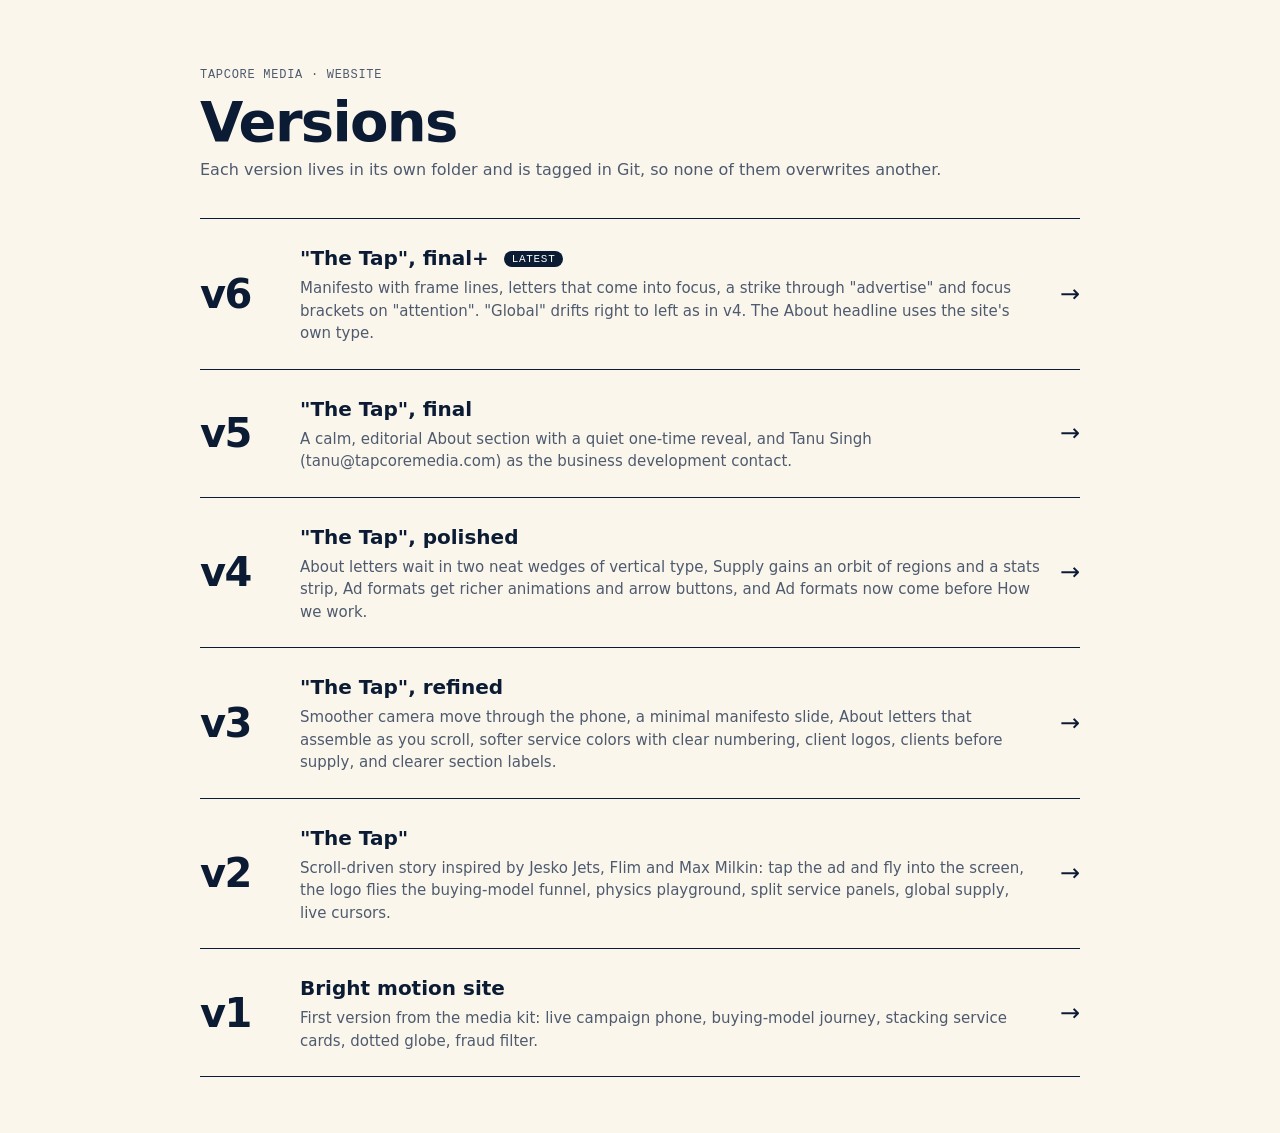
<file: index.html>
<!doctype html>
<html lang="en">
<head>
  <meta charset="utf-8">
  <meta name="viewport" content="width=device-width, initial-scale=1">
  <title>Tapcore Media | Website versions</title>
  <meta name="robots" content="noindex">
  <link rel="icon" href="v6/assets/img/favicon.svg" type="image/svg+xml">
  <style>
    :root { --paper: #FBF6EC; --ink: #0B1B33; --ink-2: #4E5A6E; --line: rgba(11,27,51,.14); --blue: #2B5BFF; }
    * { box-sizing: border-box; }
    body { margin: 0; min-height: 100vh; background: var(--paper); color: var(--ink); font: 16px/1.5 ui-sans-serif, system-ui, -apple-system, "Segoe UI", sans-serif; padding: 56px 16px; }
    main { max-width: 880px; margin: 0 auto; }
    .mono { font: 500 12px ui-monospace, Menlo, monospace; letter-spacing: .06em; text-transform: uppercase; color: var(--ink-2); }
    h1 { font-size: clamp(34px, 6vw, 56px); line-height: 1; letter-spacing: -.03em; margin: 12px 0 8px; }
    p.lead { color: var(--ink-2); margin: 0 0 36px; }
    a.card { display: grid; grid-template-columns: 80px 1fr auto; gap: 20px; align-items: center; padding: 24px 0; border-top: 1px solid var(--ink); color: inherit; text-decoration: none; transition: padding-left .3s; }
    a.card:last-of-type { border-bottom: 1px solid var(--ink); }
    a.card:hover { padding-left: 12px; }
    a.card:hover .go { color: var(--blue); transform: translateX(4px); }
    .v { font-size: 40px; font-weight: 800; letter-spacing: -.04em; }
    .card h2 { margin: 0 0 4px; font-size: 20px; }
    .card p { margin: 0; color: var(--ink-2); font-size: 15px; }
    .go { font-size: 24px; transition: transform .3s, color .3s; }
    .tag { display: inline-block; margin-left: 8px; padding: 2px 8px; border-radius: 99px; background: var(--ink); color: #fff; font-size: 11px; vertical-align: 3px; }
    @media (max-width: 560px) { a.card { grid-template-columns: 56px 1fr auto; gap: 12px; } .v { font-size: 30px; } }
  </style>
</head>
<body>
  <main>
    <p class="mono">Tapcore Media · Website</p>
    <h1>Versions</h1>
    <p class="lead">Each version lives in its own folder and is tagged in Git, so none of them overwrites another.</p>

    <a class="card" href="v6/">
      <span class="v">v6</span>
      <div>
        <h2>"The Tap", final+ <span class="tag mono">Latest</span></h2>
        <p>Manifesto with frame lines, letters that come into focus, a strike through "advertise" and focus brackets on "attention". "Global" drifts right to left as in v4. The About headline uses the site's own type.</p>
      </div>
      <span class="go" aria-hidden="true">→</span>
    </a>

    <a class="card" href="v5/">
      <span class="v">v5</span>
      <div>
        <h2>"The Tap", final</h2>
        <p>A calm, editorial About section with a quiet one-time reveal, and Tanu Singh (tanu@tapcoremedia.com) as the business development contact.</p>
      </div>
      <span class="go" aria-hidden="true">→</span>
    </a>

    <a class="card" href="v4/">
      <span class="v">v4</span>
      <div>
        <h2>"The Tap", polished</h2>
        <p>About letters wait in two neat wedges of vertical type, Supply gains an orbit of regions and a stats strip, Ad formats get richer animations and arrow buttons, and Ad formats now come before How we work.</p>
      </div>
      <span class="go" aria-hidden="true">→</span>
    </a>

    <a class="card" href="v3/">
      <span class="v">v3</span>
      <div>
        <h2>"The Tap", refined</h2>
        <p>Smoother camera move through the phone, a minimal manifesto slide, About letters that assemble as you scroll, softer service colors with clear numbering, client logos, clients before supply, and clearer section labels.</p>
      </div>
      <span class="go" aria-hidden="true">→</span>
    </a>

    <a class="card" href="v2/">
      <span class="v">v2</span>
      <div>
        <h2>"The Tap"</h2>
        <p>Scroll-driven story inspired by Jesko Jets, Flim and Max Milkin: tap the ad and fly into the screen, the logo flies the buying-model funnel, physics playground, split service panels, global supply, live cursors.</p>
      </div>
      <span class="go" aria-hidden="true">→</span>
    </a>

    <a class="card" href="v1/">
      <span class="v">v1</span>
      <div>
        <h2>Bright motion site</h2>
        <p>First version from the media kit: live campaign phone, buying-model journey, stacking service cards, dotted globe, fraud filter.</p>
      </div>
      <span class="go" aria-hidden="true">→</span>
    </a>
  </main>
</body>
</html>
</file>
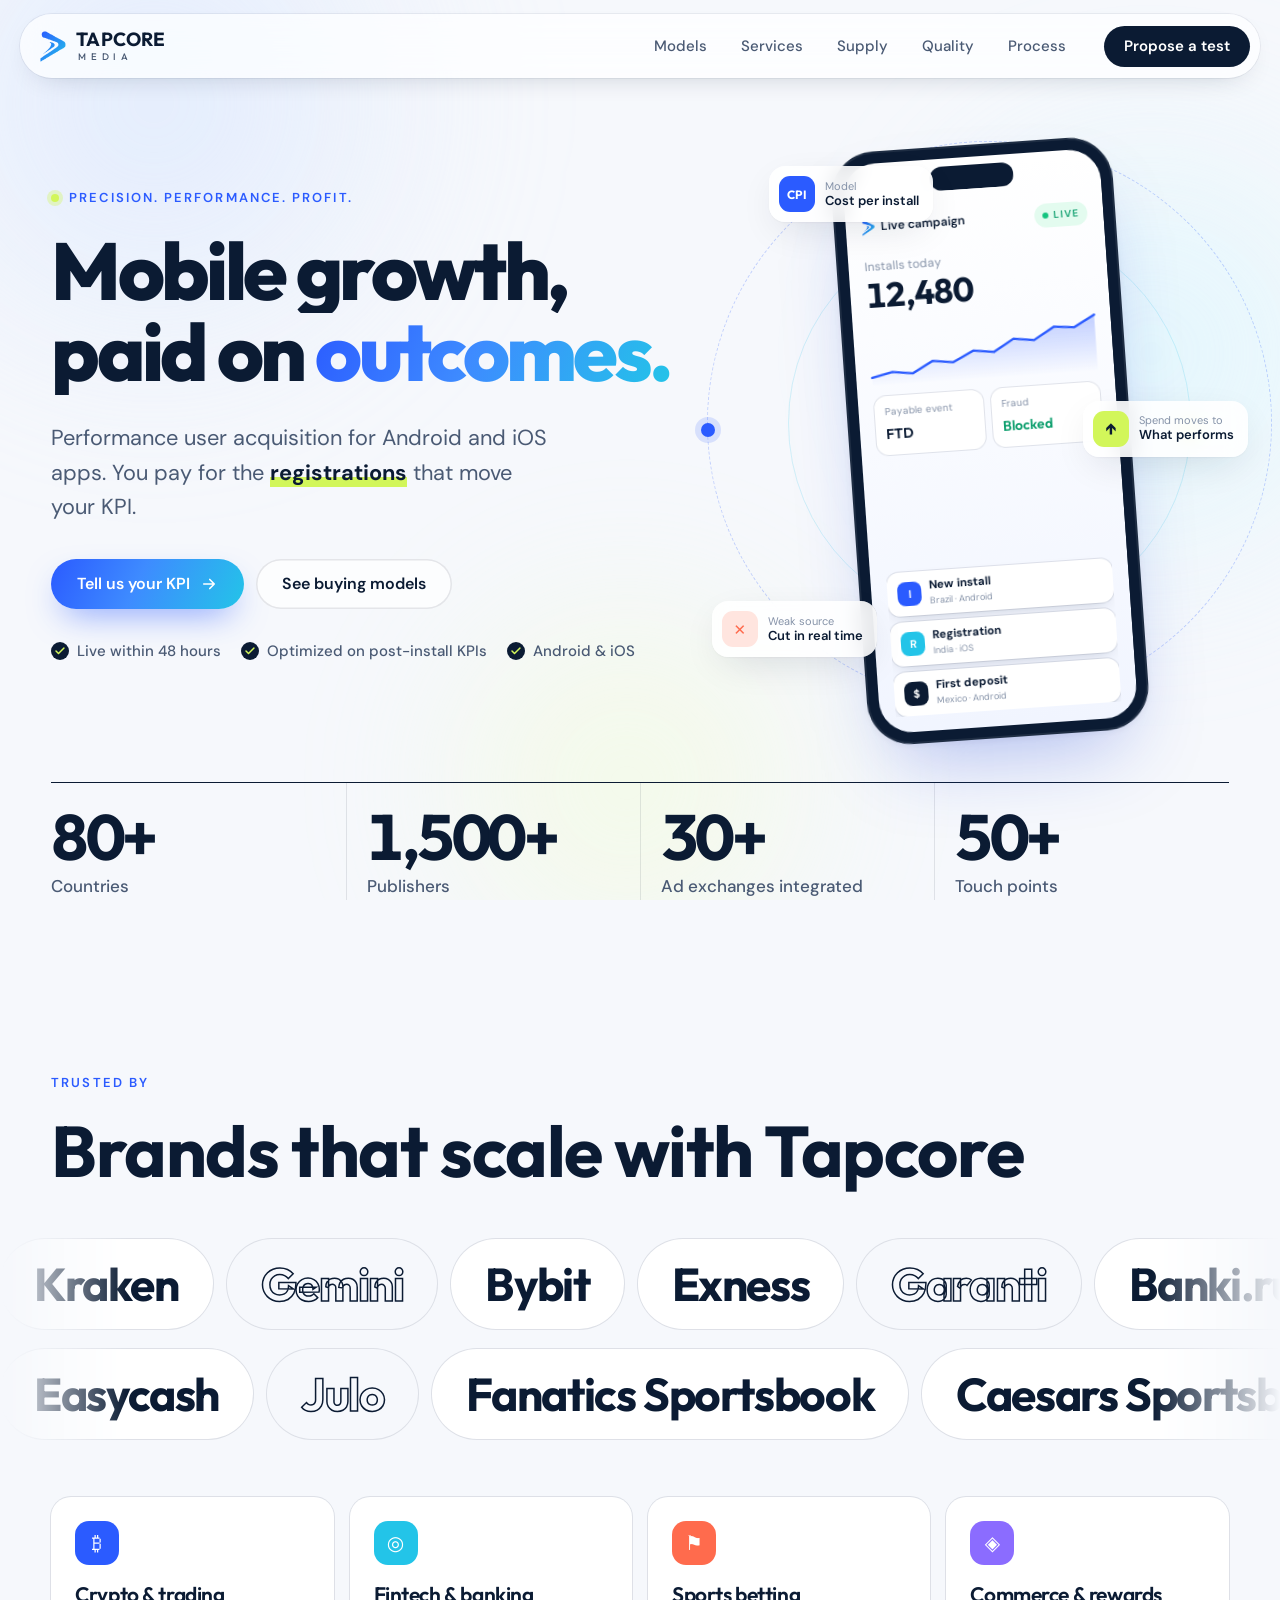
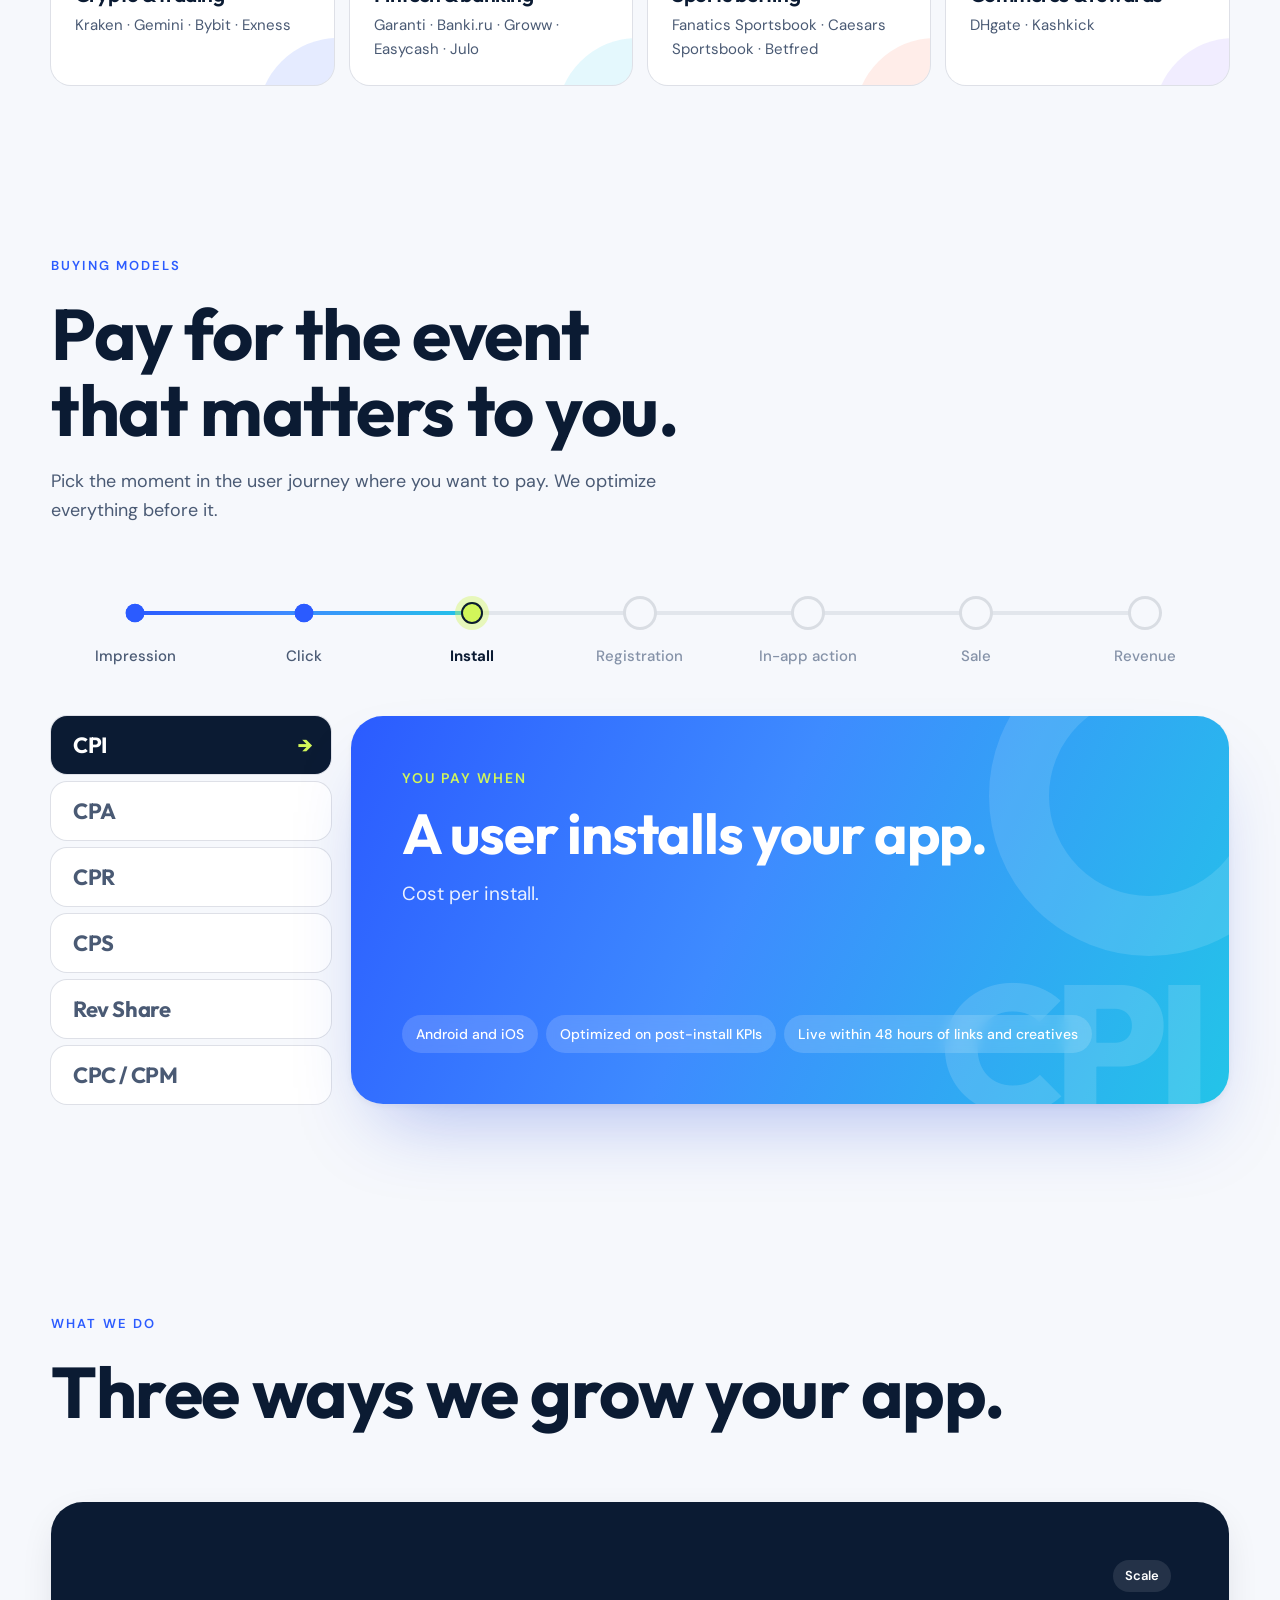
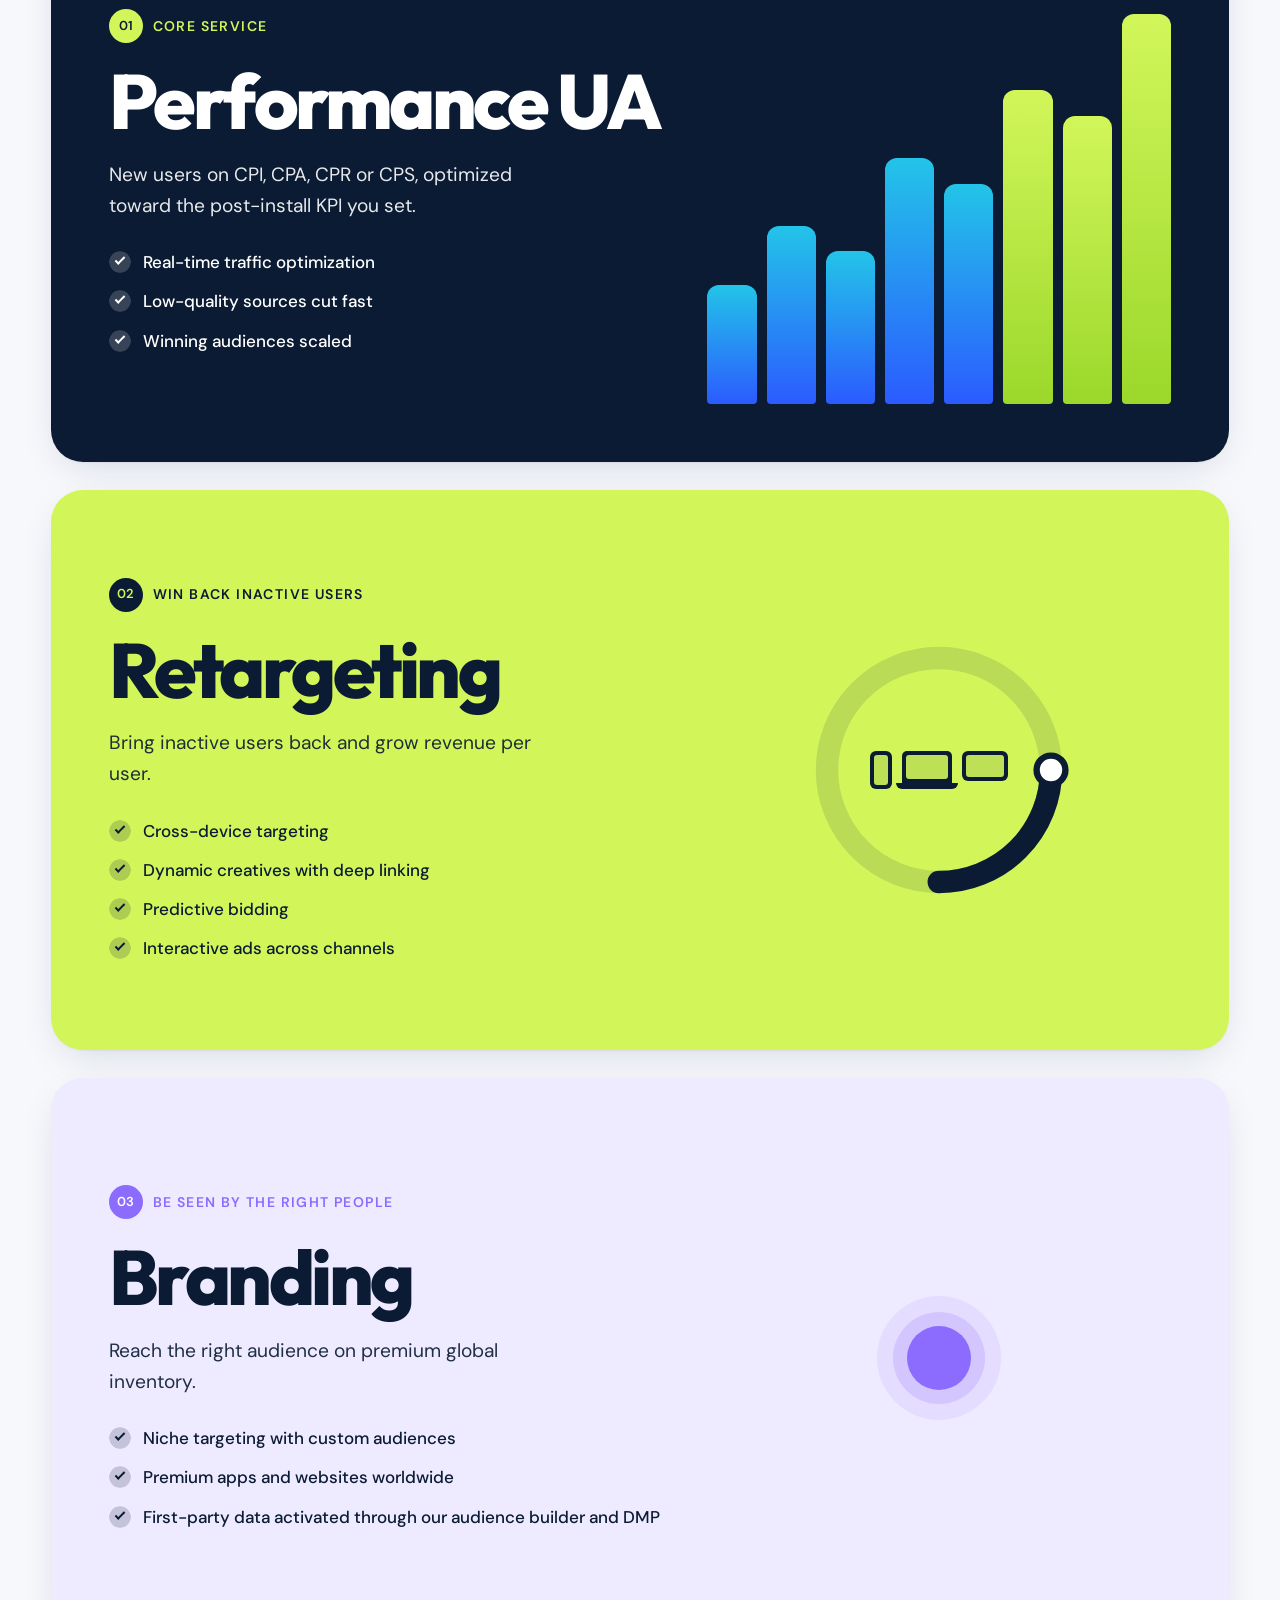
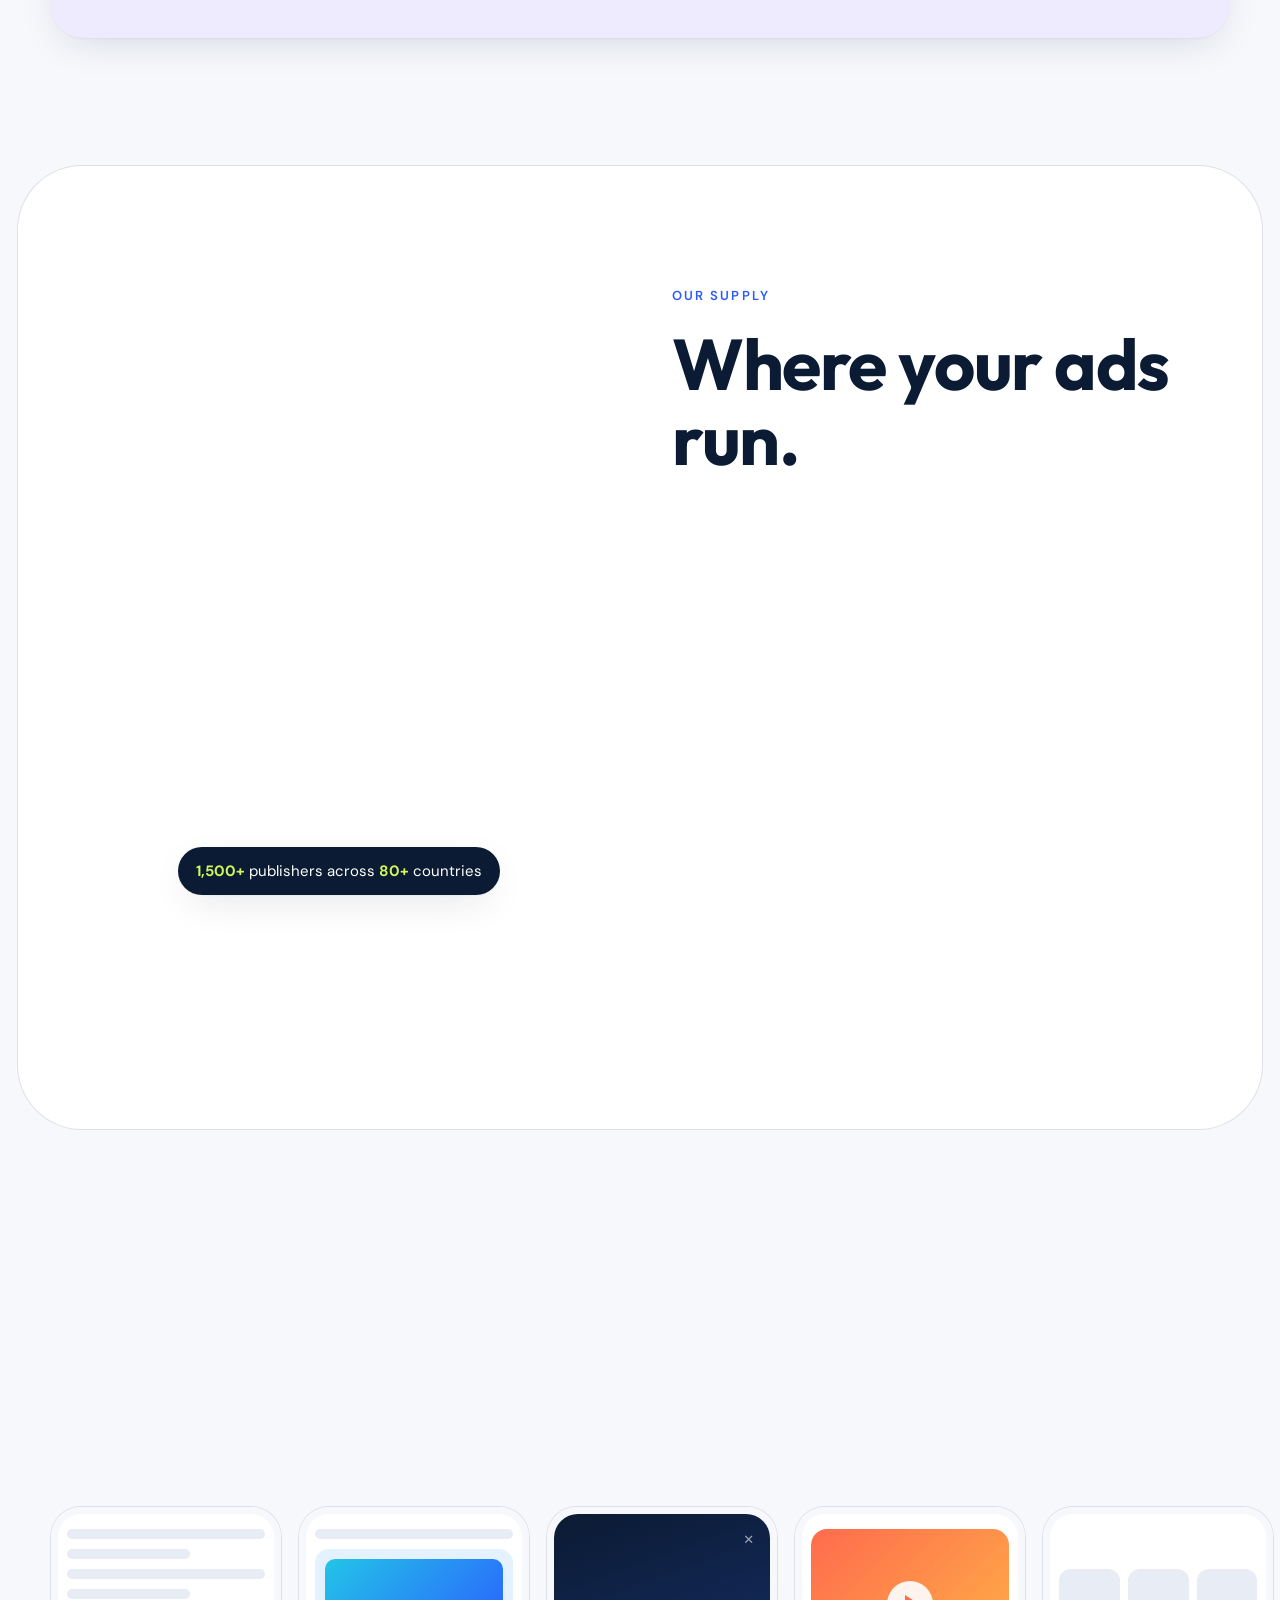
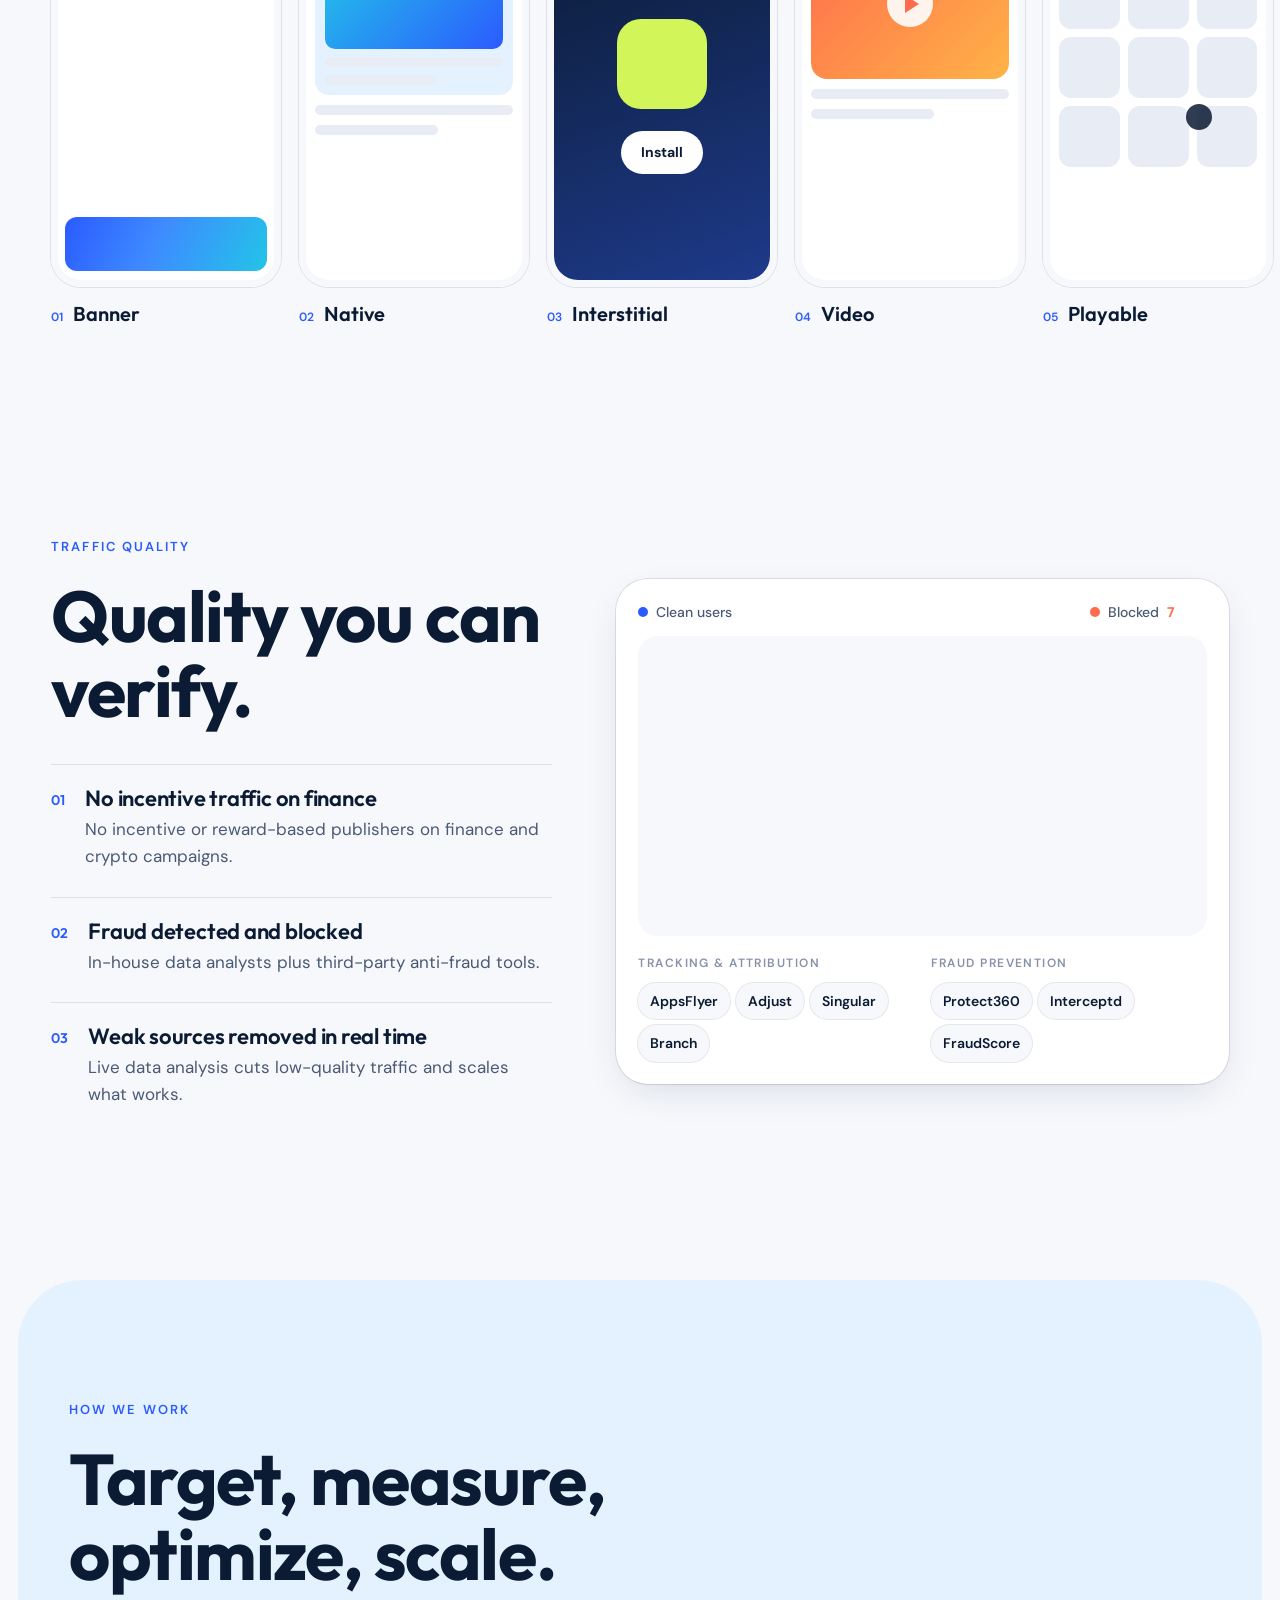
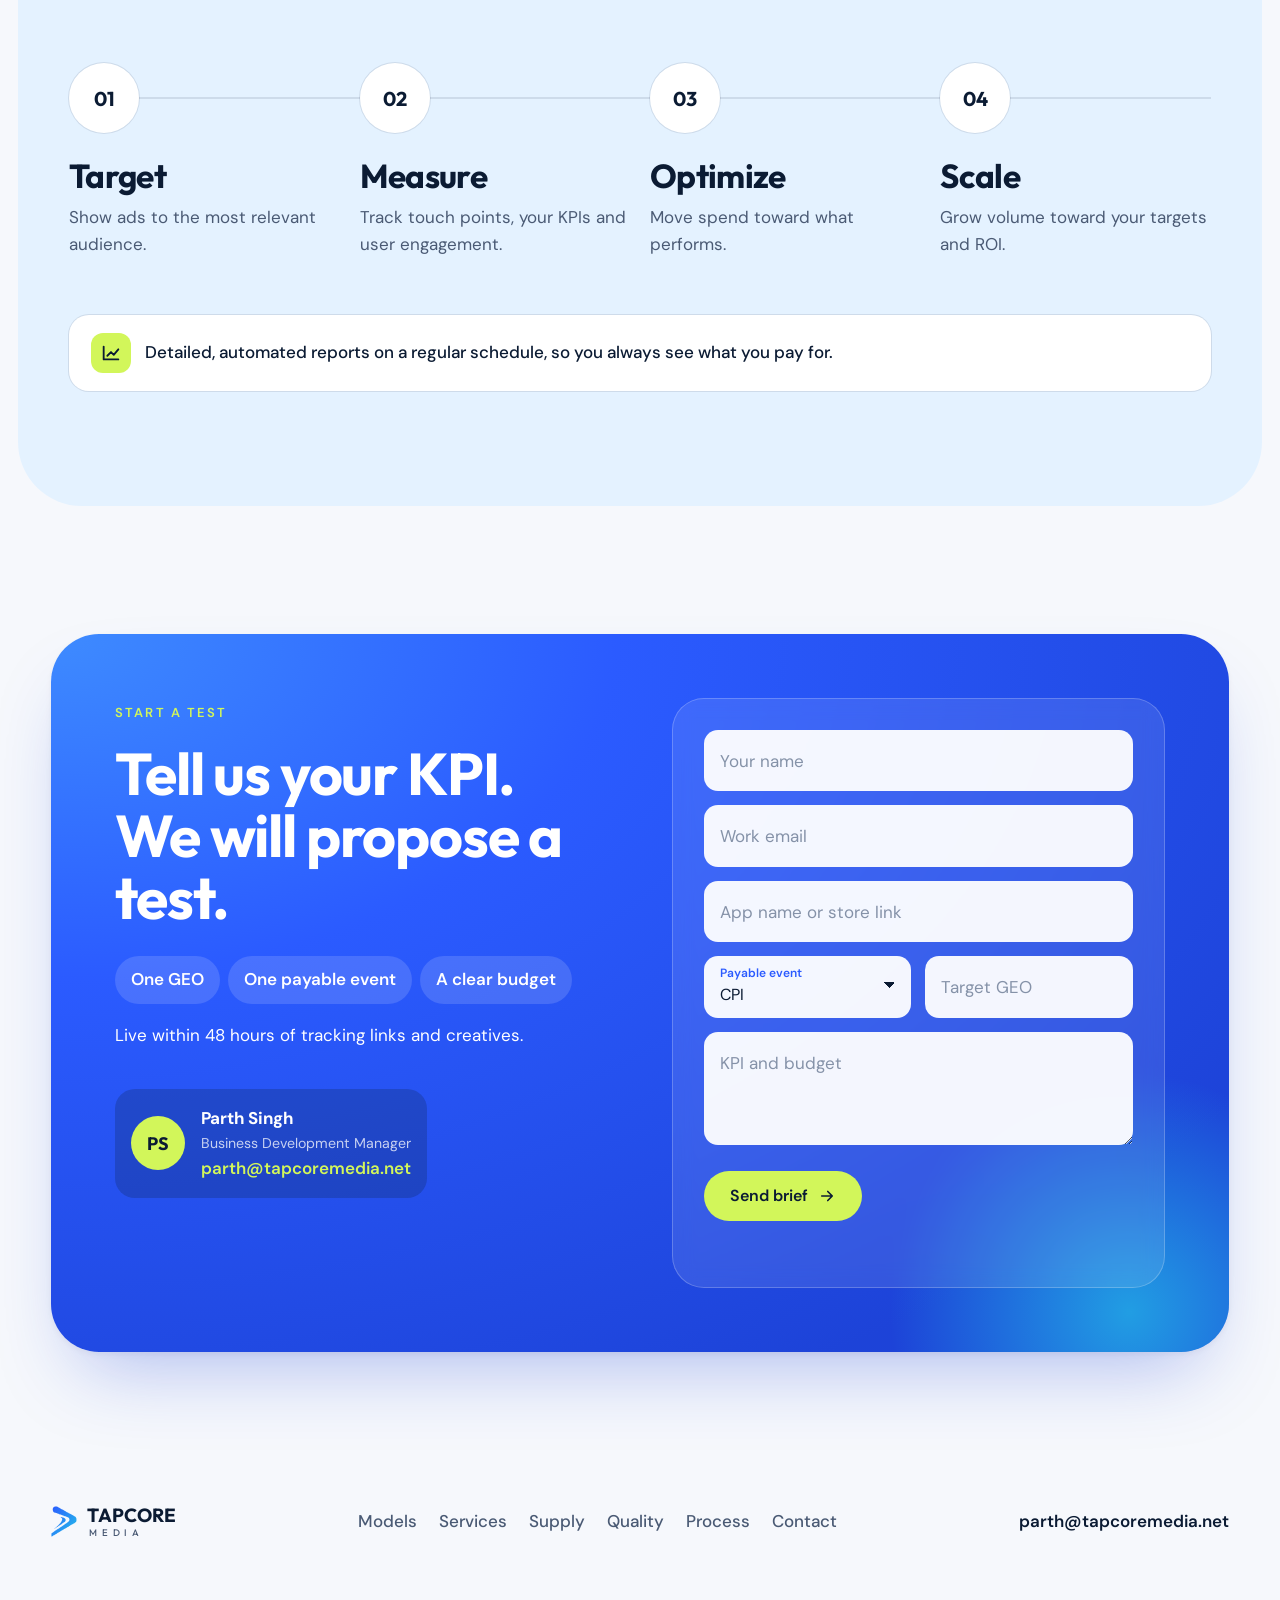
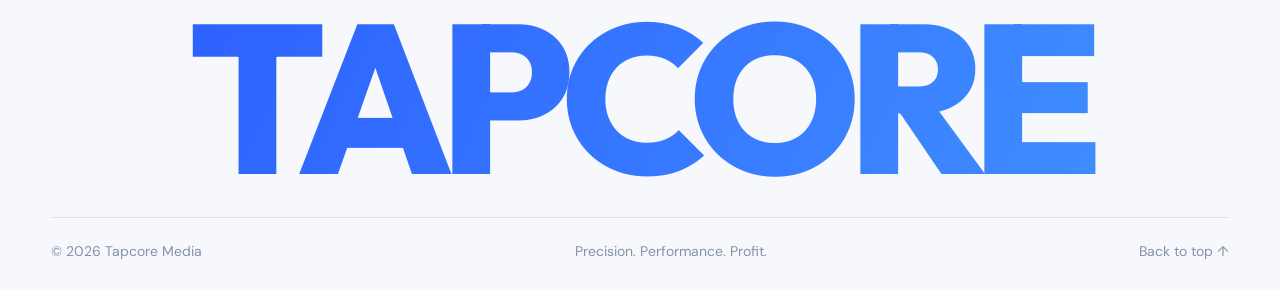
<file: v1/index.html>
<!doctype html>
<html lang="en">
<head>
  <meta charset="utf-8">
  <meta name="viewport" content="width=device-width, initial-scale=1, viewport-fit=cover">
  <title>Tapcore Media — Mobile growth, paid on outcomes</title>
  <meta name="description" content="Tapcore Media is a performance user acquisition partner for Android and iOS apps. CPI, CPA, CPR, CPS and Rev Share campaigns across 80+ countries and 1,500+ publishers.">
  <meta name="theme-color" content="#F6F8FC">
  <link rel="canonical" href="https://www.tapcoremedia.com/">
  <link rel="icon" href="assets/img/favicon.svg" type="image/svg+xml">

  <meta property="og:type" content="website">
  <meta property="og:title" content="Tapcore Media — Mobile growth, paid on outcomes">
  <meta property="og:description" content="Performance user acquisition for Android and iOS apps. Pay for the event that matters to you.">
  <meta property="og:url" content="https://www.tapcoremedia.com/">
  <meta name="twitter:card" content="summary_large_image">

  <link rel="preconnect" href="https://fonts.googleapis.com">
  <link rel="preconnect" href="https://fonts.gstatic.com" crossorigin>
  <link rel="stylesheet" href="https://fonts.googleapis.com/css2?family=DM+Sans:opsz,wght@9..40,400..700&family=Outfit:wght@400..800&display=swap">
  <link rel="stylesheet" href="assets/css/style.css">
  <script defer src="assets/js/main.js"></script>
</head>
<body>
  <!-- Logo mark (traced from the Tapcore media kit) -->
  <svg width="0" height="0" style="position:absolute" aria-hidden="true">
    <defs>
      <linearGradient id="brandGrad" x1="0" y1="0" x2="1" y2="1">
        <stop offset="0" stop-color="#2B5BFF"/>
        <stop offset="1" stop-color="#23C4E8"/>
      </linearGradient>
      <symbol id="mark" viewBox="0 0 536 638"><path fill-rule="evenodd" d="M 84 12 C 44 21,25 60,41 100 C 46 114,55 124,68 131 C 70 132,90 139,96 141 C 97 142,100 143,102 144 C 103 144,105 145,106 145 C 106 145,108 145,109 146 C 111 147,115 148,128 152 C 132 154,137 155,138 156 C 140 157,141 157,169 167 C 181 171,193 175,196 176 C 200 178,221 185,228 188 C 231 188,235 190,237 191 C 238 191,240 192,241 192 C 242 192,243 192,244 193 C 244 193,252 196,261 199 C 286 208,286 208,288 209 C 289 210,290 210,291 210 C 292 210,294 211,295 211 C 298 213,311 217,335 225 C 346 229,360 237,366 243 C 369 246,376 260,378 265 C 383 276,381 296,374 306 C 373 308,372 310,372 311 C 372 314,357 327,344 335 C 337 340,326 348,318 353 C 311 358,303 364,300 366 C 296 368,290 372,286 375 C 282 378,276 382,272 385 C 269 387,262 391,258 394 C 254 397,244 404,235 410 C 226 416,217 422,213 425 C 209 427,202 433,196 437 C 189 441,183 446,180 447 C 178 449,173 453,168 456 C 163 459,159 462,159 462 C 158 463,153 466,148 470 C 142 473,135 478,132 480 C 129 483,125 485,124 486 C 123 486,118 490,113 493 C 108 496,100 502,94 507 C 87 511,78 517,72 521 C 66 526,61 529,60 529 C 60 529,59 530,59 530 C 58 531,58 532,57 532 C 56 532,50 536,38 545 C 34 547,26 553,20 557 L 9 564 9 596 C 9 614,9 629,10 629 C 10 630,12 629,14 628 C 18 627,20 626,43 612 C 50 607,56 604,57 604 C 57 604,59 603,60 602 C 63 599,77 591,88 585 C 90 584,93 582,94 582 C 95 581,99 579,102 576 C 106 574,112 571,116 569 C 119 567,124 563,128 561 C 134 558,150 548,154 546 C 161 542,173 535,173 535 C 174 535,177 533,181 531 C 188 526,220 507,220 507 C 221 507,237 498,241 495 C 242 494,245 492,247 491 C 250 490,266 480,283 470 C 286 468,288 467,289 467 C 289 467,291 466,293 464 C 295 463,300 460,304 458 C 308 455,312 453,313 452 C 314 452,315 451,315 451 C 316 451,318 450,319 449 C 321 447,326 444,330 442 C 333 440,337 438,338 437 C 339 437,342 435,344 434 C 347 432,350 431,351 430 C 362 423,372 417,373 417 C 373 417,376 415,379 414 C 382 412,384 410,385 410 C 385 410,387 409,389 408 C 394 405,425 386,430 383 C 432 382,436 380,439 378 C 442 376,447 373,450 371 C 459 366,463 364,466 362 C 467 361,469 360,469 360 C 470 360,471 359,472 359 C 473 358,477 356,480 353 C 498 344,518 328,518 324 C 518 323,519 321,519 320 C 524 310,525 304,525 284 C 525 265,525 263,523 256 C 516 234,508 223,493 215 C 490 213,486 211,484 210 C 483 209,478 206,474 204 C 464 199,456 194,450 191 C 447 189,444 188,431 181 C 428 179,419 174,412 170 C 405 167,399 163,398 163 C 397 162,395 161,394 160 C 390 158,388 157,374 149 C 368 146,363 143,362 142 C 361 142,360 141,359 141 C 358 141,356 140,355 139 C 353 137,349 135,346 133 C 342 132,338 130,336 128 C 332 126,327 123,313 116 C 309 113,304 111,302 109 C 300 108,295 106,291 104 C 285 100,273 94,268 91 C 265 89,254 83,245 78 C 242 77,237 74,235 73 C 233 71,228 68,223 66 C 218 64,213 61,211 60 C 207 57,201 54,186 46 C 181 43,175 40,172 38 C 169 36,163 33,158 30 C 153 28,147 24,144 22 C 126 12,121 10,104 10 C 96 10,88 11,84 12 M 197 227 C 196 228,199 230,206 234 C 216 240,225 249,228 259 C 231 265,231 284,229 286 C 228 287,228 289,228 290 C 228 293,217 316,213 324 C 210 328,207 332,206 333 C 206 334,203 336,202 339 C 200 342,196 347,194 349 C 192 351,189 355,188 356 C 180 369,126 420,99 442 C 97 444,91 449,85 453 C 73 463,65 471,66 472 C 66 473,69 472,79 465 C 85 461,92 456,96 454 C 100 452,107 447,111 444 C 116 440,123 436,126 434 C 129 432,134 428,139 425 C 143 422,154 415,163 408 C 173 402,181 397,181 396 C 182 395,189 391,196 386 C 204 381,215 373,220 369 C 226 366,235 360,240 357 C 244 353,251 349,254 346 C 257 344,260 342,260 342 C 261 342,282 328,287 323 C 297 315,302 303,302 288 C 302 276,300 270,292 261 C 289 257,272 245,269 245 C 269 245,267 244,265 243 C 253 238,239 234,223 231 C 208 228,206 228,204 227 C 202 226,197 226,197 227"/></symbol>
    </defs>
  </svg>

  <a class="skip" href="#main">Skip to content</a>
  <div class="progress" aria-hidden="true"><span></span></div>
  <div class="cursor" aria-hidden="true"><span></span></div>

  <!-- Ambient background -->
  <div class="ambient" aria-hidden="true">
    <span class="blob b1"></span><span class="blob b2"></span><span class="blob b3"></span>
  </div>

  <header class="nav" id="nav">
    <a class="brand" href="#top" aria-label="Tapcore Media home">
      <svg class="brand-mark" aria-hidden="true"><use href="#mark" fill="url(#brandGrad)"/></svg>
      <span class="brand-word"><b>TAPCORE</b><i>MEDIA</i></span>
    </a>
    <nav class="nav-links" aria-label="Primary">
      <a href="#models">Models</a>
      <a href="#services">Services</a>
      <a href="#supply">Supply</a>
      <a href="#quality">Quality</a>
      <a href="#process">Process</a>
    </nav>
    <a class="btn btn-ink nav-cta magnetic" href="#contact"><span>Propose a test</span></a>
    <button class="burger" aria-label="Open menu" aria-expanded="false" aria-controls="menu"><span></span><span></span></button>
  </header>

  <div class="menu" id="menu" hidden>
    <nav aria-label="Mobile">
      <a href="#models"><small>01</small>Models</a>
      <a href="#services"><small>02</small>Services</a>
      <a href="#supply"><small>03</small>Supply</a>
      <a href="#quality"><small>04</small>Quality</a>
      <a href="#process"><small>05</small>Process</a>
      <a href="#contact"><small>06</small>Contact</a>
    </nav>
    <p>parth@tapcoremedia.net</p>
  </div>

  <main id="main">
    <!-- ============ HERO ============ -->
    <section class="hero" id="top">
      <div class="wrap hero-grid">
        <div class="hero-copy">
          <p class="eyebrow intro" style="--d:0"><span class="dot"></span>Precision. Performance. Profit.</p>
          <h1 class="hero-title" aria-label="Mobile growth, paid on outcomes.">
            <span class="line"><span class="w" style="--d:1">Mobile</span> <span class="w" style="--d:2">growth,</span></span>
            <span class="line"><span class="w" style="--d:3">paid</span> <span class="w" style="--d:4">on</span> <span class="w grad" style="--d:5">outcomes.</span></span>
          </h1>
          <p class="hero-sub intro" style="--d:6">
            Performance user acquisition for Android and iOS apps. You pay for the
            <span class="rotator" aria-live="polite"><span class="rot-word">installs</span></span>
            that move your KPI.
          </p>
          <div class="hero-ctas intro" style="--d:7">
            <a class="btn btn-grad magnetic" href="#contact"><span>Tell us your KPI</span><svg viewBox="0 0 24 24" aria-hidden="true"><path d="M5 12h14M13 6l6 6-6 6"/></svg></a>
            <a class="btn btn-ghost magnetic" href="#models"><span>See buying models</span></a>
          </div>
          <ul class="hero-badges intro" style="--d:8">
            <li><svg viewBox="0 0 24 24" aria-hidden="true"><path d="M20 6 9 17l-5-5"/></svg>Live within 48 hours</li>
            <li><svg viewBox="0 0 24 24" aria-hidden="true"><path d="M20 6 9 17l-5-5"/></svg>Optimized on post-install KPIs</li>
            <li><svg viewBox="0 0 24 24" aria-hidden="true"><path d="M20 6 9 17l-5-5"/></svg>Android &amp; iOS</li>
          </ul>
        </div>

        <!-- Live campaign phone (illustrative UI) -->
        <div class="hero-visual" aria-hidden="true">
          <div class="orbit o1"></div><div class="orbit o2"></div>
          <div class="phone tilt">
            <div class="phone-notch"></div>
            <div class="screen">
              <div class="scr-head">
                <span class="scr-logo"><svg><use href="#mark" fill="url(#brandGrad)"/></svg>Live campaign</span>
                <span class="live"><i></i>LIVE</span>
              </div>
              <p class="scr-label">Installs today</p>
              <p class="scr-big" data-ticker>12,480</p>
              <svg class="spark" viewBox="0 0 220 70" preserveAspectRatio="none">
                <defs><linearGradient id="sparkFill" x1="0" y1="0" x2="0" y2="1"><stop offset="0" stop-color="#2B5BFF" stop-opacity=".28"/><stop offset="1" stop-color="#2B5BFF" stop-opacity="0"/></linearGradient></defs>
                <path class="spark-area" d="M0 60 L20 55 L40 58 L60 46 L80 49 L100 38 L120 41 L140 28 L160 31 L180 18 L200 20 L220 8 L220 70 L0 70Z" fill="url(#sparkFill)"/>
                <path class="spark-line" d="M0 60 L20 55 L40 58 L60 46 L80 49 L100 38 L120 41 L140 28 L160 31 L180 18 L200 20 L220 8"/>
              </svg>
              <div class="scr-kpis">
                <div><small>Payable event</small><b>FTD</b></div>
                <div><small>Fraud</small><b class="ok">Blocked</b></div>
              </div>
              <div class="feed"></div>
            </div>
          </div>
          <div class="float f1"><span class="chip-ic blue">CPI</span><div><small>Model</small><b>Cost per install</b></div></div>
          <div class="float f2"><span class="chip-ic lime">↑</span><div><small>Spend moves to</small><b>What performs</b></div></div>
          <div class="float f3"><span class="chip-ic coral">✕</span><div><small>Weak source</small><b>Cut in real time</b></div></div>
        </div>
      </div>

      <div class="wrap">
        <dl class="stats">
          <div class="stat reveal"><dt>Countries</dt><dd><span data-count="80">0</span>+</dd></div>
          <div class="stat reveal"><dt>Publishers</dt><dd><span data-count="1500">0</span>+</dd></div>
          <div class="stat reveal"><dt>Ad exchanges integrated</dt><dd><span data-count="30">0</span>+</dd></div>
          <div class="stat reveal"><dt>Touch points</dt><dd><span data-count="50">0</span>+</dd></div>
        </dl>
      </div>
    </section>

    <!-- ============ TRUSTED BY ============ -->
    <section class="trusted" aria-labelledby="trusted-title">
      <div class="wrap">
        <p class="eyebrow reveal">Trusted by</p>
        <h2 class="h2 reveal" id="trusted-title">Brands that scale with Tapcore</h2>
      </div>
      <div class="marquee" aria-hidden="true">
        <div class="track">
          <span>Kraken</span><span>Gemini</span><span>Bybit</span><span>Exness</span><span>Garanti</span><span>Banki.ru</span><span>Groww</span>
          <span>Kraken</span><span>Gemini</span><span>Bybit</span><span>Exness</span><span>Garanti</span><span>Banki.ru</span><span>Groww</span>
        </div>
      </div>
      <div class="marquee rev" aria-hidden="true">
        <div class="track">
          <span>Easycash</span><span>Julo</span><span>Fanatics Sportsbook</span><span>Caesars Sportsbook</span><span>Betfred</span><span>DHgate</span><span>Kashkick</span>
          <span>Easycash</span><span>Julo</span><span>Fanatics Sportsbook</span><span>Caesars Sportsbook</span><span>Betfred</span><span>DHgate</span><span>Kashkick</span>
        </div>
      </div>
      <div class="wrap">
        <div class="verticals">
          <article class="vert reveal" style="--c:var(--blue)"><span class="v-ic">₿</span><h3>Crypto &amp; trading</h3><p>Kraken · Gemini · Bybit · Exness</p></article>
          <article class="vert reveal" style="--c:var(--cyan)"><span class="v-ic">◎</span><h3>Fintech &amp; banking</h3><p>Garanti · Banki.ru · Groww · Easycash · Julo</p></article>
          <article class="vert reveal" style="--c:var(--coral)"><span class="v-ic">⚑</span><h3>Sports betting</h3><p>Fanatics Sportsbook · Caesars Sportsbook · Betfred</p></article>
          <article class="vert reveal" style="--c:var(--violet)"><span class="v-ic">◈</span><h3>Commerce &amp; rewards</h3><p>DHgate · Kashkick</p></article>
        </div>
      </div>
    </section>

    <!-- ============ BUYING MODELS ============ -->
    <section class="models" id="models" aria-labelledby="models-title">
      <div class="wrap">
        <div class="sec-head">
          <p class="eyebrow reveal">Buying models</p>
          <h2 class="h2 reveal" id="models-title">Pay for the event <br class="br-d">that matters to you.</h2>
          <p class="lead reveal">Pick the moment in the user journey where you want to pay. We optimize everything before it.</p>
        </div>

        <div class="journey reveal">
          <div class="j-inner">
          <div class="j-rail"><span class="j-fill"></span><span class="j-pulse"></span></div>
          <ol class="j-steps">
            <li data-step="0"><i></i><span>Impression</span></li>
            <li data-step="1"><i></i><span>Click</span></li>
            <li data-step="2"><i></i><span>Install</span></li>
            <li data-step="3"><i></i><span>Registration</span></li>
            <li data-step="4"><i></i><span>In-app action</span></li>
            <li data-step="5"><i></i><span>Sale</span></li>
            <li data-step="6"><i></i><span>Revenue</span></li>
          </ol>
          </div>
        </div>

        <div class="model-ui">
          <div class="model-tabs" role="tablist" aria-label="Buying models">
            <button role="tab" aria-selected="true" data-model="cpi">CPI</button>
            <button role="tab" aria-selected="false" data-model="cpa">CPA</button>
            <button role="tab" aria-selected="false" data-model="cpr">CPR</button>
            <button role="tab" aria-selected="false" data-model="cps">CPS</button>
            <button role="tab" aria-selected="false" data-model="rev">Rev Share</button>
            <button role="tab" aria-selected="false" data-model="cpc">CPC / CPM</button>
          </div>
          <div class="model-card" role="tabpanel" aria-live="polite">
            <p class="m-tag">You pay when</p>
            <h3 class="m-title">A user installs your app.</h3>
            <p class="m-desc">Cost per install.</p>
            <div class="m-foot">
              <span>Android and iOS</span><span>Optimized on post-install KPIs</span><span>Live within 48 hours of links and creatives</span>
            </div>
          </div>
        </div>
      </div>
    </section>

    <!-- ============ SERVICES (stacking cards) ============ -->
    <section class="services" id="services" aria-labelledby="services-title">
      <div class="wrap">
        <div class="sec-head">
          <p class="eyebrow reveal">What we do</p>
          <h2 class="h2 reveal" id="services-title">Three ways we grow your app.</h2>
        </div>

        <div class="stack">
          <article class="card c-ua">
            <div class="card-copy">
              <p class="card-kicker"><span>01</span> Core service</p>
              <h3>Performance UA</h3>
              <p>New users on CPI, CPA, CPR or CPS, optimized toward the post-install KPI you set.</p>
              <ul class="ticks">
                <li>Real-time traffic optimization</li>
                <li>Low-quality sources cut fast</li>
                <li>Winning audiences scaled</li>
              </ul>
            </div>
            <div class="card-art art-bars" aria-hidden="true">
              <span style="--h:28%"></span><span style="--h:42%"></span><span style="--h:36%"></span><span style="--h:58%"></span><span style="--h:52%"></span><span style="--h:74%"></span><span style="--h:68%"></span><span style="--h:92%"></span>
              <em>Scale</em>
            </div>
          </article>

          <article class="card c-rt">
            <div class="card-copy">
              <p class="card-kicker"><span>02</span> Win back inactive users</p>
              <h3>Retargeting</h3>
              <p>Bring inactive users back and grow revenue per user.</p>
              <ul class="ticks">
                <li>Cross-device targeting</li>
                <li>Dynamic creatives with deep linking</li>
                <li>Predictive bidding</li>
                <li>Interactive ads across channels</li>
              </ul>
            </div>
            <div class="card-art art-loop" aria-hidden="true">
              <svg viewBox="0 0 200 200">
                <circle cx="100" cy="100" r="70" class="loop-track"/>
                <circle cx="100" cy="100" r="70" class="loop-run"/>
                <g class="loop-dot"><circle cx="170" cy="100" r="9"/></g>
              </svg>
              <div class="loop-devices"><span class="dv phone-d"></span><span class="dv laptop-d"></span><span class="dv tv-d"></span></div>
            </div>
          </article>

          <article class="card c-br">
            <div class="card-copy">
              <p class="card-kicker"><span>03</span> Be seen by the right people</p>
              <h3>Branding</h3>
              <p>Reach the right audience on premium global inventory.</p>
              <ul class="ticks">
                <li>Niche targeting with custom audiences</li>
                <li>Premium apps and websites worldwide</li>
                <li>First-party data activated through our audience builder and DMP</li>
              </ul>
            </div>
            <div class="card-art art-target" aria-hidden="true">
              <span></span><span></span><span></span><span></span><b></b>
            </div>
          </article>
        </div>
      </div>
    </section>

    <!-- ============ SUPPLY ============ -->
    <section class="supply" id="supply" aria-labelledby="supply-title">
      <div class="wrap supply-grid">
        <div class="globe-wrap reveal">
          <canvas class="globe" aria-hidden="true"></canvas>
          <div class="globe-label"><b>1,500+</b> publishers across <b>80+</b> countries</div>
        </div>
        <div class="supply-copy">
          <p class="eyebrow reveal">Our supply</p>
          <h2 class="h2 reveal" id="supply-title">Where your ads run.</h2>
          <ul class="sources">
            <li class="reveal"><span class="s-ic"><svg viewBox="0 0 24 24"><rect x="7" y="2" width="10" height="20" rx="2"/><path d="M11 18h2"/></svg></span><div><h3>In-app publishers</h3><p>Direct relationships with app owners</p></div></li>
            <li class="reveal"><span class="s-ic"><svg viewBox="0 0 24 24"><circle cx="12" cy="12" r="9"/><path d="M3 12h18M12 3a14 14 0 0 1 0 18M12 3a14 14 0 0 0 0 18"/></svg></span><div><h3>Website owners</h3><p>Direct web inventory</p></div></li>
            <li class="reveal"><span class="s-ic"><svg viewBox="0 0 24 24"><circle cx="12" cy="12" r="3"/><path d="M12 2v3M12 19v3M2 12h3M19 12h3M4.9 4.9l2.1 2.1M17 17l2.1 2.1M4.9 19.1 7 17M17 7l2.1-2.1"/></svg></span><div><h3>Programmatic</h3><p>30+ ad exchanges integrated</p></div></li>
            <li class="reveal"><span class="s-ic"><svg viewBox="0 0 24 24"><path d="m8 7-5 5 5 5M16 7l5 5-5 5"/></svg></span><div><h3>SDK inventory</h3><p>SDK-integrated app supply</p></div></li>
          </ul>
          <div class="inventory reveal">
            <p class="inv-title">Inventory by app category</p>
            <div class="bar"><span>Entertainment</span><i style="--v:29"></i><b>29%</b></div>
            <div class="bar"><span>Shopping</span><i style="--v:28"></i><b>28%</b></div>
            <div class="bar"><span>Gaming</span><i style="--v:24"></i><b>24%</b></div>
            <div class="bar"><span>Utility</span><i style="--v:8"></i><b>8%</b></div>
            <div class="bar"><span>Travel</span><i style="--v:6"></i><b>6%</b></div>
            <div class="bar"><span>Finance</span><i style="--v:5"></i><b>5%</b></div>
          </div>
        </div>
      </div>
    </section>

    <!-- ============ AD FORMATS ============ -->
    <section class="formats" aria-labelledby="formats-title">
      <div class="wrap fmt-head">
        <div>
          <p class="eyebrow reveal">Ad formats</p>
          <h2 class="h2 reveal" id="formats-title">Built for every placement.</h2>
        </div>
        <p class="lead reveal">Creatives are tailor-made for each campaign. Offer walls are not used on finance or crypto campaigns.</p>
      </div>
      <div class="fmt-scroller" tabindex="0" aria-label="Ad formats, scroll horizontally">
        <div class="fmt-track">
          <figure class="fmt"><div class="mini m-banner"><i class="ln"></i><i class="ln s"></i><i class="ln"></i><i class="ln s"></i><b></b></div><figcaption><span>01</span>Banner</figcaption></figure>
          <figure class="fmt"><div class="mini m-native"><i class="ln"></i><div class="nat"><span></span><i class="ln"></i><i class="ln s"></i></div><i class="ln"></i><i class="ln s"></i></div><figcaption><span>02</span>Native</figcaption></figure>
          <figure class="fmt"><div class="mini m-inter"><div class="full"><em>✕</em><span></span><b>Install</b></div></div><figcaption><span>03</span>Interstitial</figcaption></figure>
          <figure class="fmt"><div class="mini m-video"><div class="vid"><span class="play"></span><i class="vbar"></i></div><i class="ln"></i><i class="ln s"></i></div><figcaption><span>04</span>Video</figcaption></figure>
          <figure class="fmt"><div class="mini m-play"><div class="grid9"><i></i><i></i><i></i><i></i><i></i><i></i><i></i><i></i><i></i></div><span class="tap"></span></div><figcaption><span>05</span>Playable</figcaption></figure>
          <figure class="fmt"><div class="mini m-carousel"><div class="car"><span></span><span></span><span></span></div><div class="dots"><i></i><i></i><i></i></div></div><figcaption><span>06</span>Carousel</figcaption></figure>
          <figure class="fmt"><div class="mini m-wall"><div class="offer"><span></span><i class="ln"></i><b></b></div><div class="offer"><span></span><i class="ln"></i><b></b></div><div class="offer"><span></span><i class="ln"></i><b></b></div></div><figcaption><span>07</span>Offer wall</figcaption></figure>
        </div>
      </div>
    </section>

    <!-- ============ QUALITY ============ -->
    <section class="quality" id="quality" aria-labelledby="quality-title">
      <div class="wrap quality-grid">
        <div>
          <p class="eyebrow reveal">Traffic quality</p>
          <h2 class="h2 reveal" id="quality-title">Quality you can verify.</h2>
          <ul class="q-list">
            <li class="reveal"><span>01</span><div><h3>No incentive traffic on finance</h3><p>No incentive or reward-based publishers on finance and crypto campaigns.</p></div></li>
            <li class="reveal"><span>02</span><div><h3>Fraud detected and blocked</h3><p>In-house data analysts plus third-party anti-fraud tools.</p></div></li>
            <li class="reveal"><span>03</span><div><h3>Weak sources removed in real time</h3><p>Live data analysis cuts low-quality traffic and scales what works.</p></div></li>
          </ul>
        </div>
        <div class="filter-card reveal">
          <div class="filter-top">
            <span><i class="dot-ok"></i>Clean users</span>
            <span><i class="dot-bad"></i>Blocked <b data-blocked>0</b></span>
          </div>
          <canvas class="filter" aria-hidden="true"></canvas>
          <div class="partners">
            <div><p>Tracking &amp; attribution</p><ul><li>AppsFlyer</li><li>Adjust</li><li>Singular</li><li>Branch</li></ul></div>
            <div><p>Fraud prevention</p><ul><li>Protect360</li><li>Interceptd</li><li>FraudScore</li></ul></div>
          </div>
        </div>
      </div>
    </section>

    <!-- ============ PROCESS ============ -->
    <section class="process" id="process" aria-labelledby="process-title">
      <div class="wrap">
        <div class="sec-head">
          <p class="eyebrow reveal">How we work</p>
          <h2 class="h2 reveal" id="process-title">Target, measure, <br class="br-d">optimize, scale.</h2>
        </div>
        <div class="steps">
          <div class="steps-line"><span></span></div>
          <article class="step reveal"><span class="n">01</span><h3>Target</h3><p>Show ads to the most relevant audience.</p></article>
          <article class="step reveal"><span class="n">02</span><h3>Measure</h3><p>Track touch points, your KPIs and user engagement.</p></article>
          <article class="step reveal"><span class="n">03</span><h3>Optimize</h3><p>Move spend toward what performs.</p></article>
          <article class="step reveal"><span class="n">04</span><h3>Scale</h3><p>Grow volume toward your targets and ROI.</p></article>
        </div>
        <p class="report reveal"><svg viewBox="0 0 24 24" aria-hidden="true"><path d="M4 19V5M4 19h16M8 15l4-4 3 3 5-6"/></svg>Detailed, automated reports on a regular schedule, so you always see what you pay for.</p>
      </div>
    </section>

    <!-- ============ CONTACT ============ -->
    <section class="contact" id="contact" aria-labelledby="contact-title">
      <div class="wrap">
        <div class="cta-panel">
          <div class="cta-copy">
            <p class="eyebrow light reveal">Start a test</p>
            <h2 class="h2 reveal" id="contact-title">Tell us your KPI. <br>We will propose a test.</h2>
            <ul class="cta-chips reveal">
              <li>One GEO</li><li>One payable event</li><li>A clear budget</li>
            </ul>
            <p class="cta-note reveal">Live within 48 hours of tracking links and creatives.</p>
            <div class="person reveal">
              <span class="avatar">PS</span>
              <div>
                <b>Parth Singh</b>
                <small>Business Development Manager</small>
                <a href="mailto:parth@tapcoremedia.net">parth@tapcoremedia.net</a>
              </div>
            </div>
          </div>

          <form class="form reveal" id="leadForm" novalidate>
            <div class="field"><input id="f-name" name="name" required placeholder=" " autocomplete="name"><label for="f-name">Your name</label></div>
            <div class="field"><input id="f-email" name="email" type="email" required placeholder=" " autocomplete="email"><label for="f-email">Work email</label></div>
            <div class="field"><input id="f-app" name="app" placeholder=" "><label for="f-app">App name or store link</label></div>
            <div class="field-row">
              <div class="field"><select id="f-model" name="model"><option>CPI</option><option>CPA</option><option>CPR</option><option>CPS</option><option>Rev Share</option><option>CPC / CPM</option></select><label for="f-model" class="fixed">Payable event</label></div>
              <div class="field"><input id="f-geo" name="geo" placeholder=" "><label for="f-geo">Target GEO</label></div>
            </div>
            <div class="field"><textarea id="f-msg" name="msg" rows="3" placeholder=" "></textarea><label for="f-msg">KPI and budget</label></div>
            <button class="btn btn-lime magnetic" type="submit"><span>Send brief</span><svg viewBox="0 0 24 24" aria-hidden="true"><path d="M5 12h14M13 6l6 6-6 6"/></svg></button>
            <p class="form-msg" role="status"></p>
          </form>
        </div>
      </div>
    </section>
  </main>

  <footer class="footer">
    <div class="wrap">
      <div class="foot-top">
        <a class="brand" href="#top" aria-label="Tapcore Media home">
          <svg class="brand-mark" aria-hidden="true"><use href="#mark" fill="url(#brandGrad)"/></svg>
          <span class="brand-word"><b>TAPCORE</b><i>MEDIA</i></span>
        </a>
        <nav class="foot-links" aria-label="Footer">
          <a href="#models">Models</a><a href="#services">Services</a><a href="#supply">Supply</a><a href="#quality">Quality</a><a href="#process">Process</a><a href="#contact">Contact</a>
        </nav>
        <a class="foot-mail" href="mailto:parth@tapcoremedia.net">parth@tapcoremedia.net</a>
      </div>
      <p class="mega" aria-hidden="true">TAPCORE</p>
      <div class="foot-bottom">
        <span>© <span data-year>2026</span> Tapcore Media</span>
        <span>Precision. Performance. Profit.</span>
        <a href="#top">Back to top ↑</a>
      </div>
    </div>
  </footer>
</body>
</html>
</file>
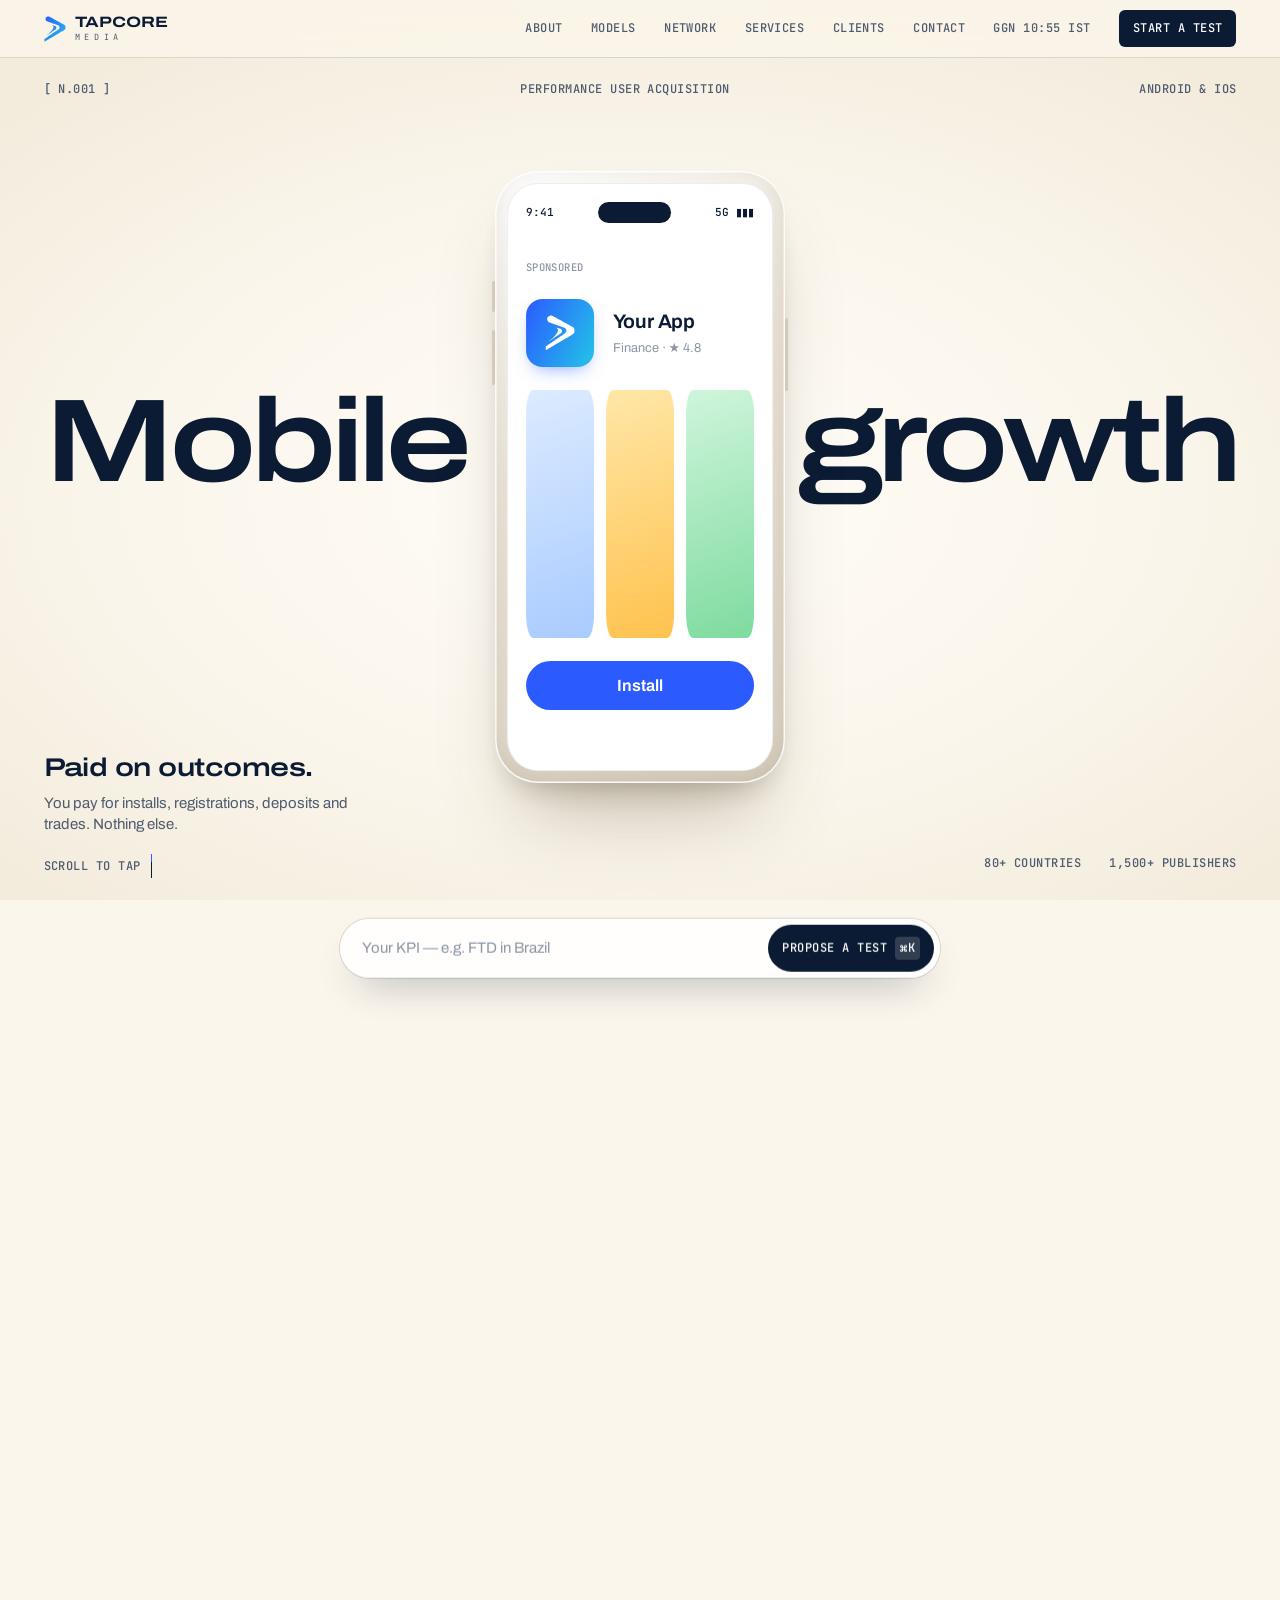
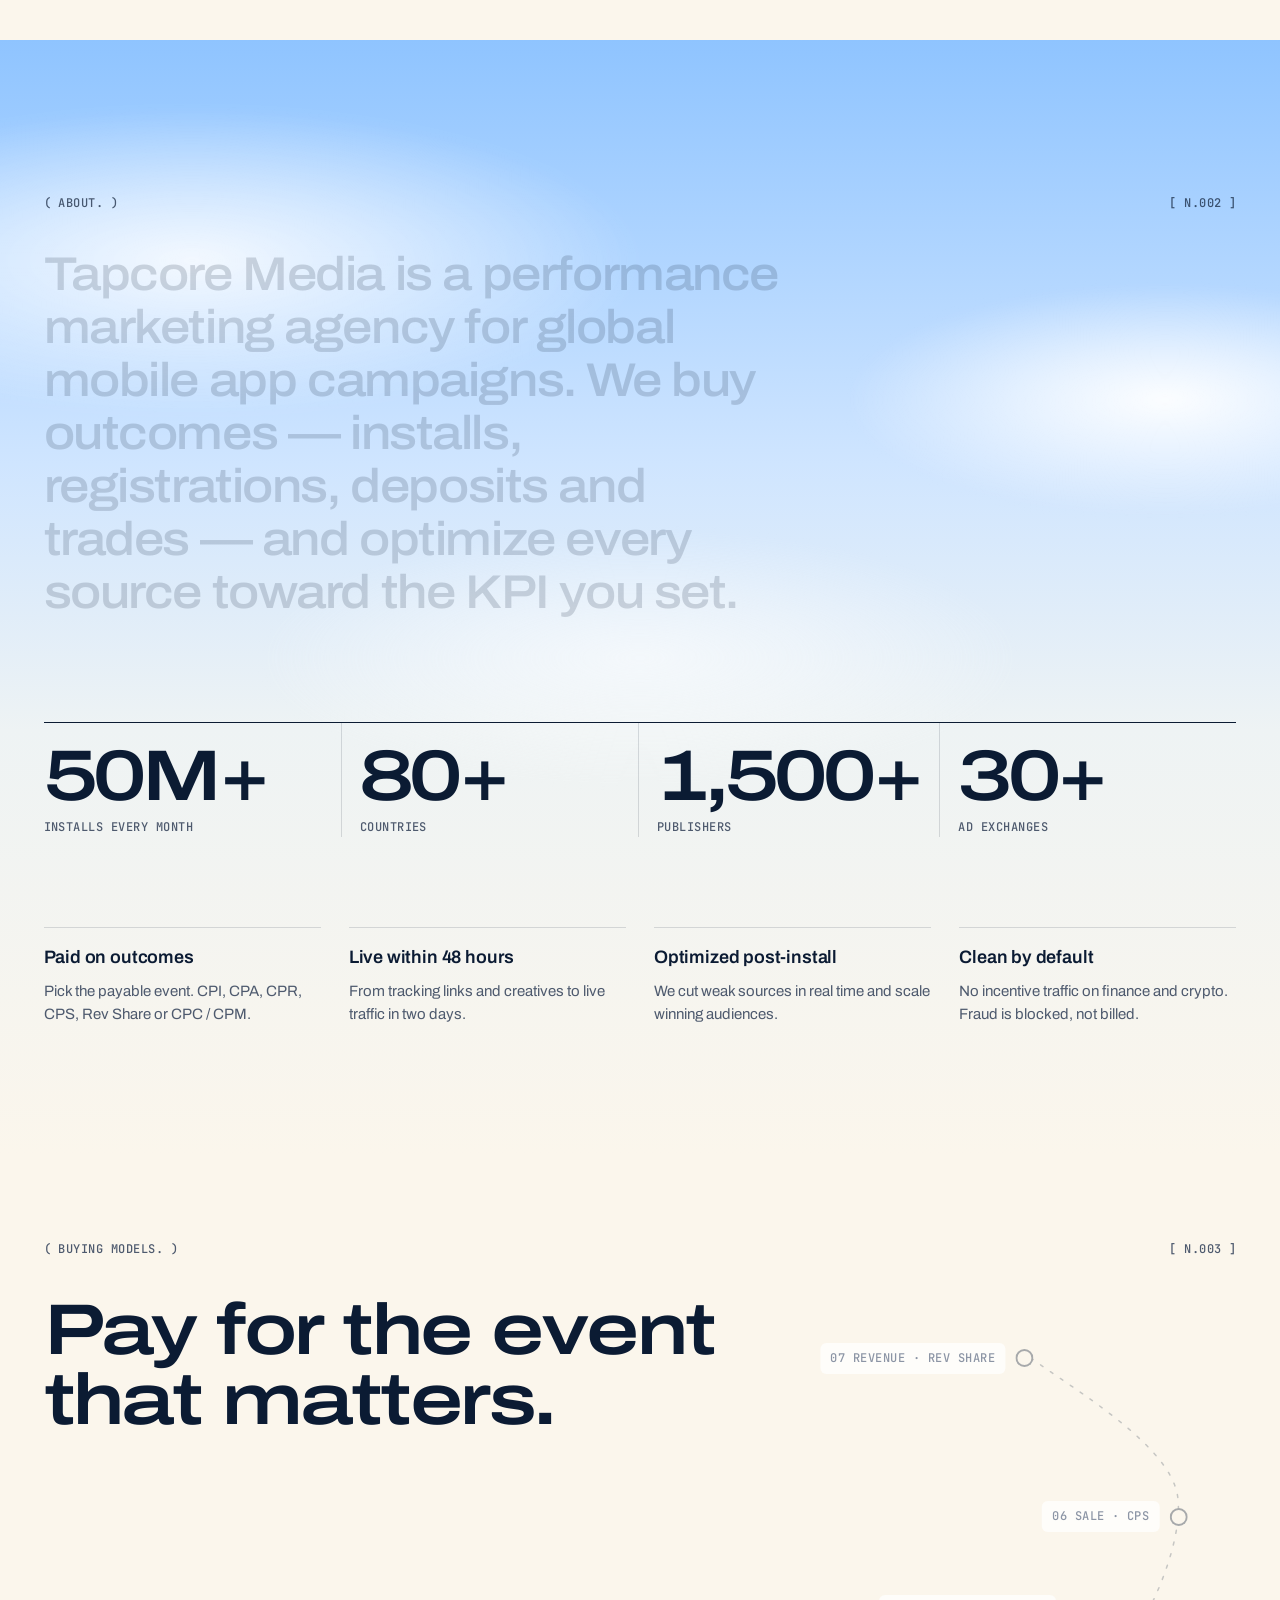
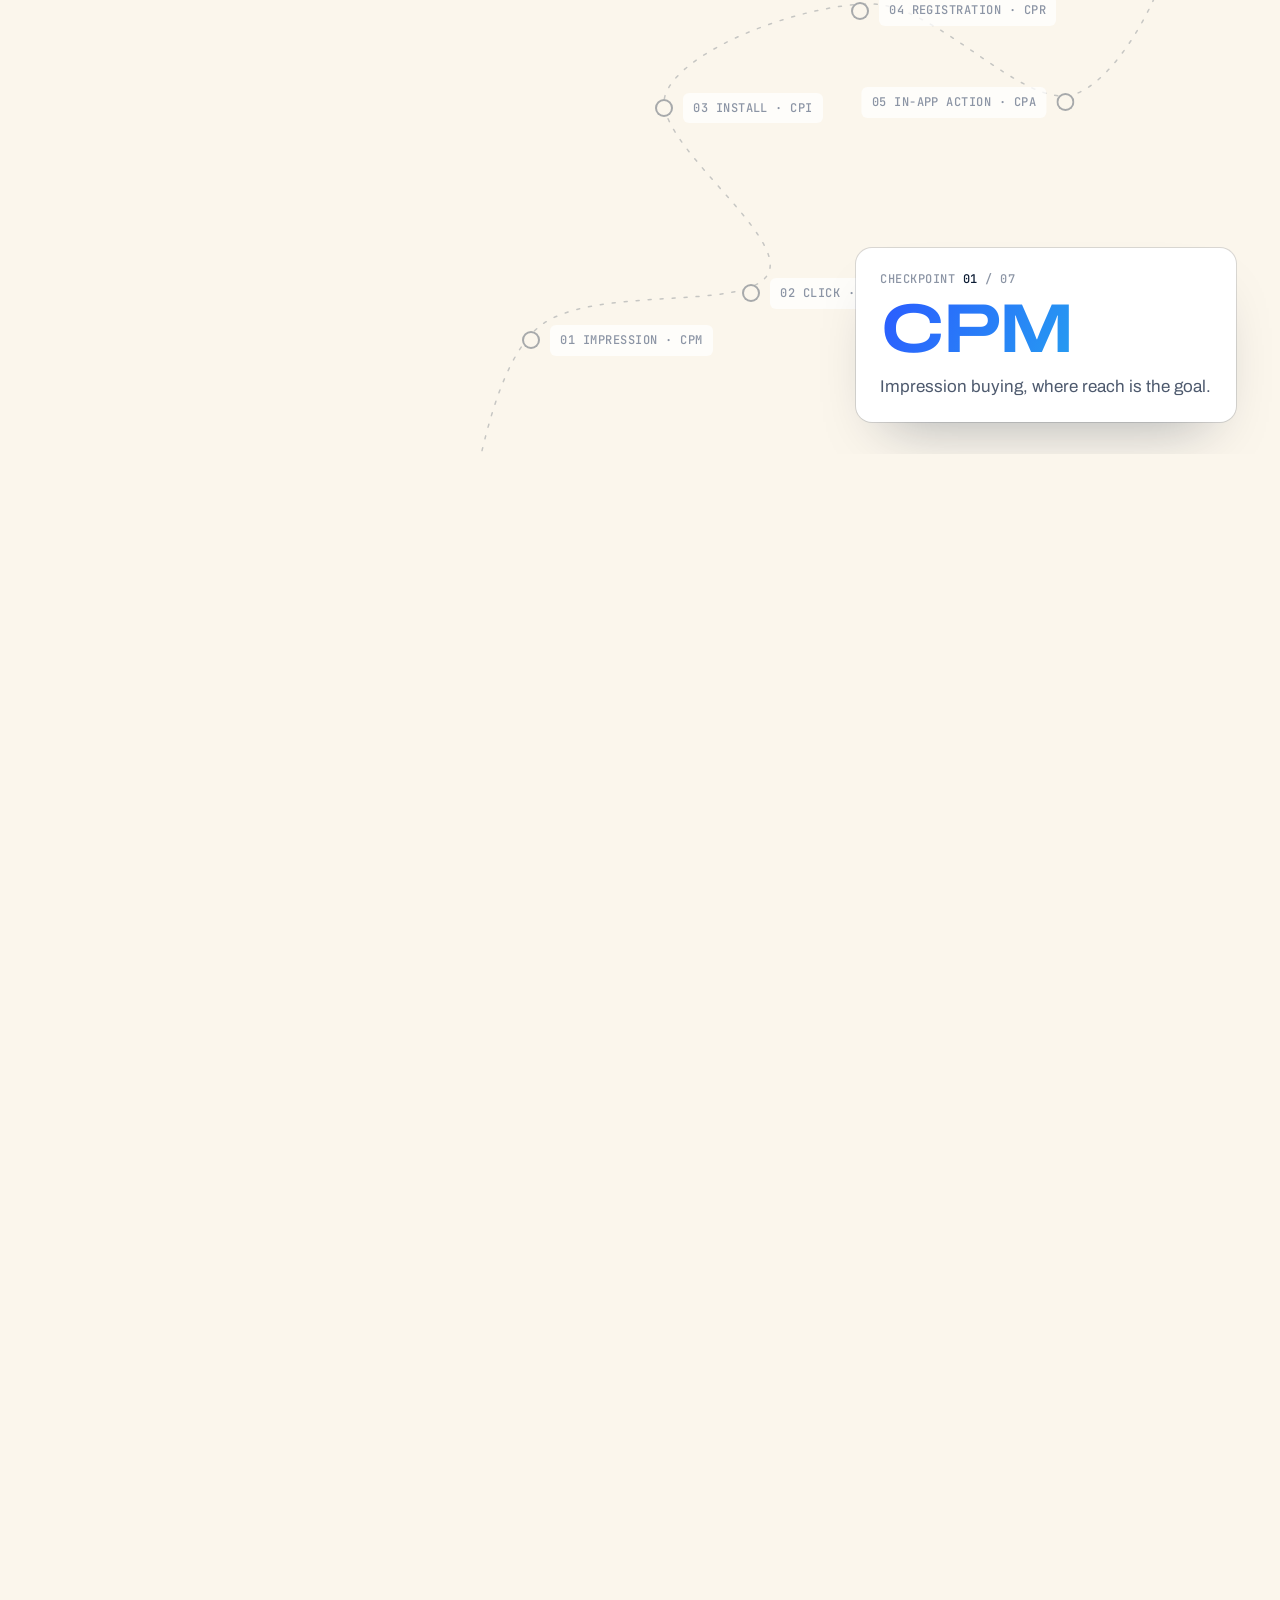
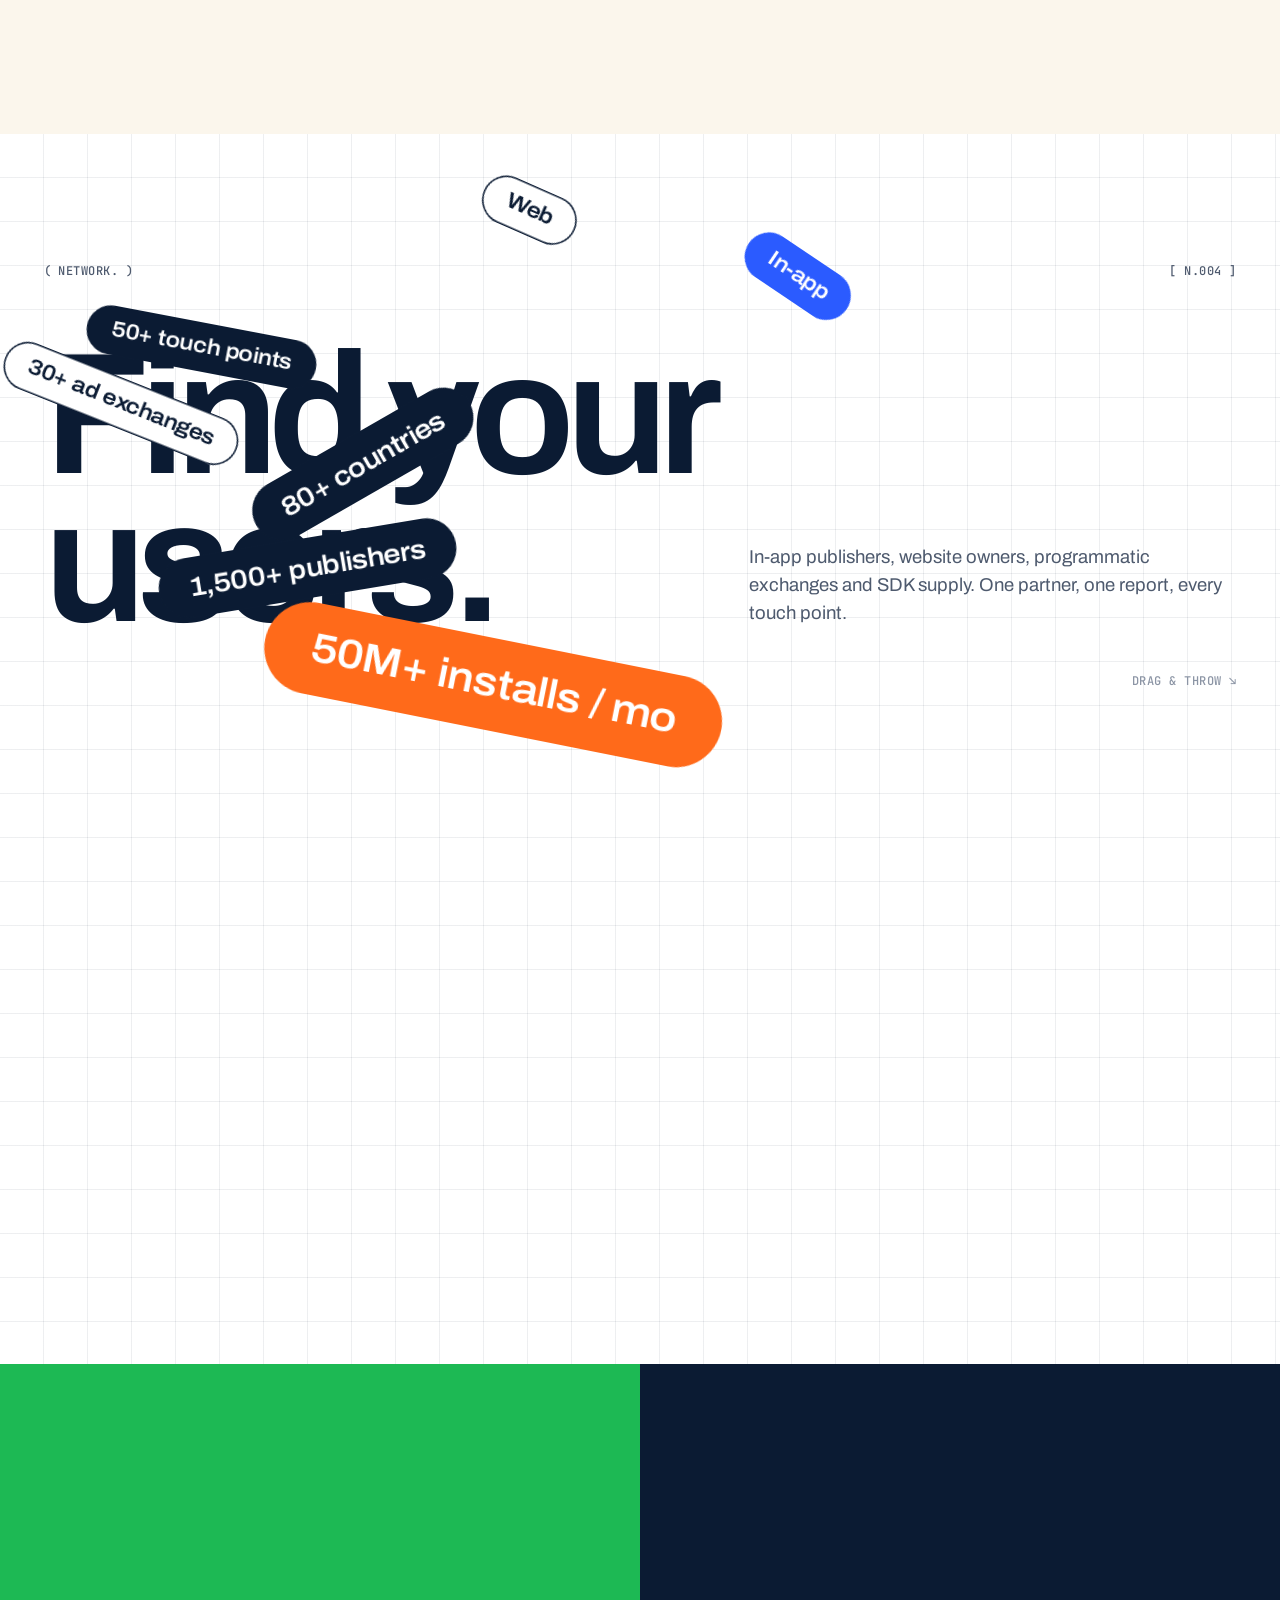
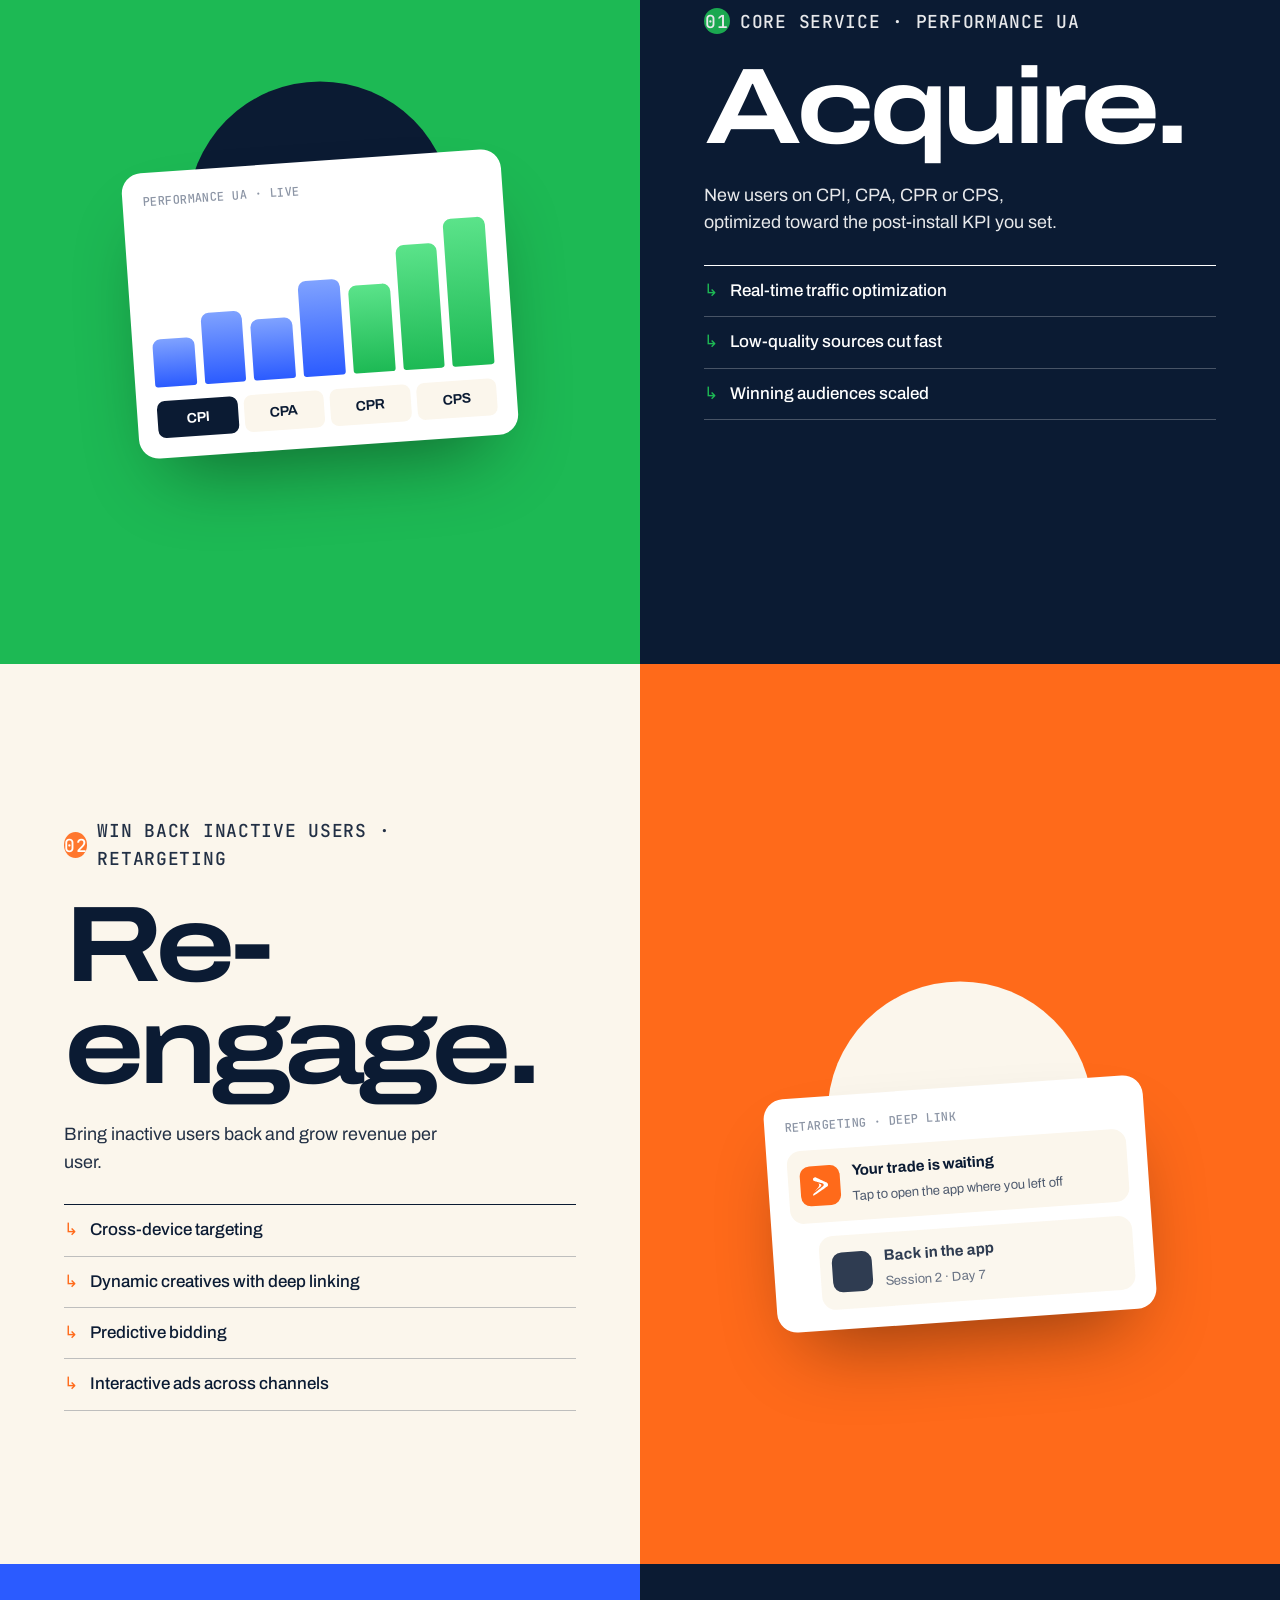
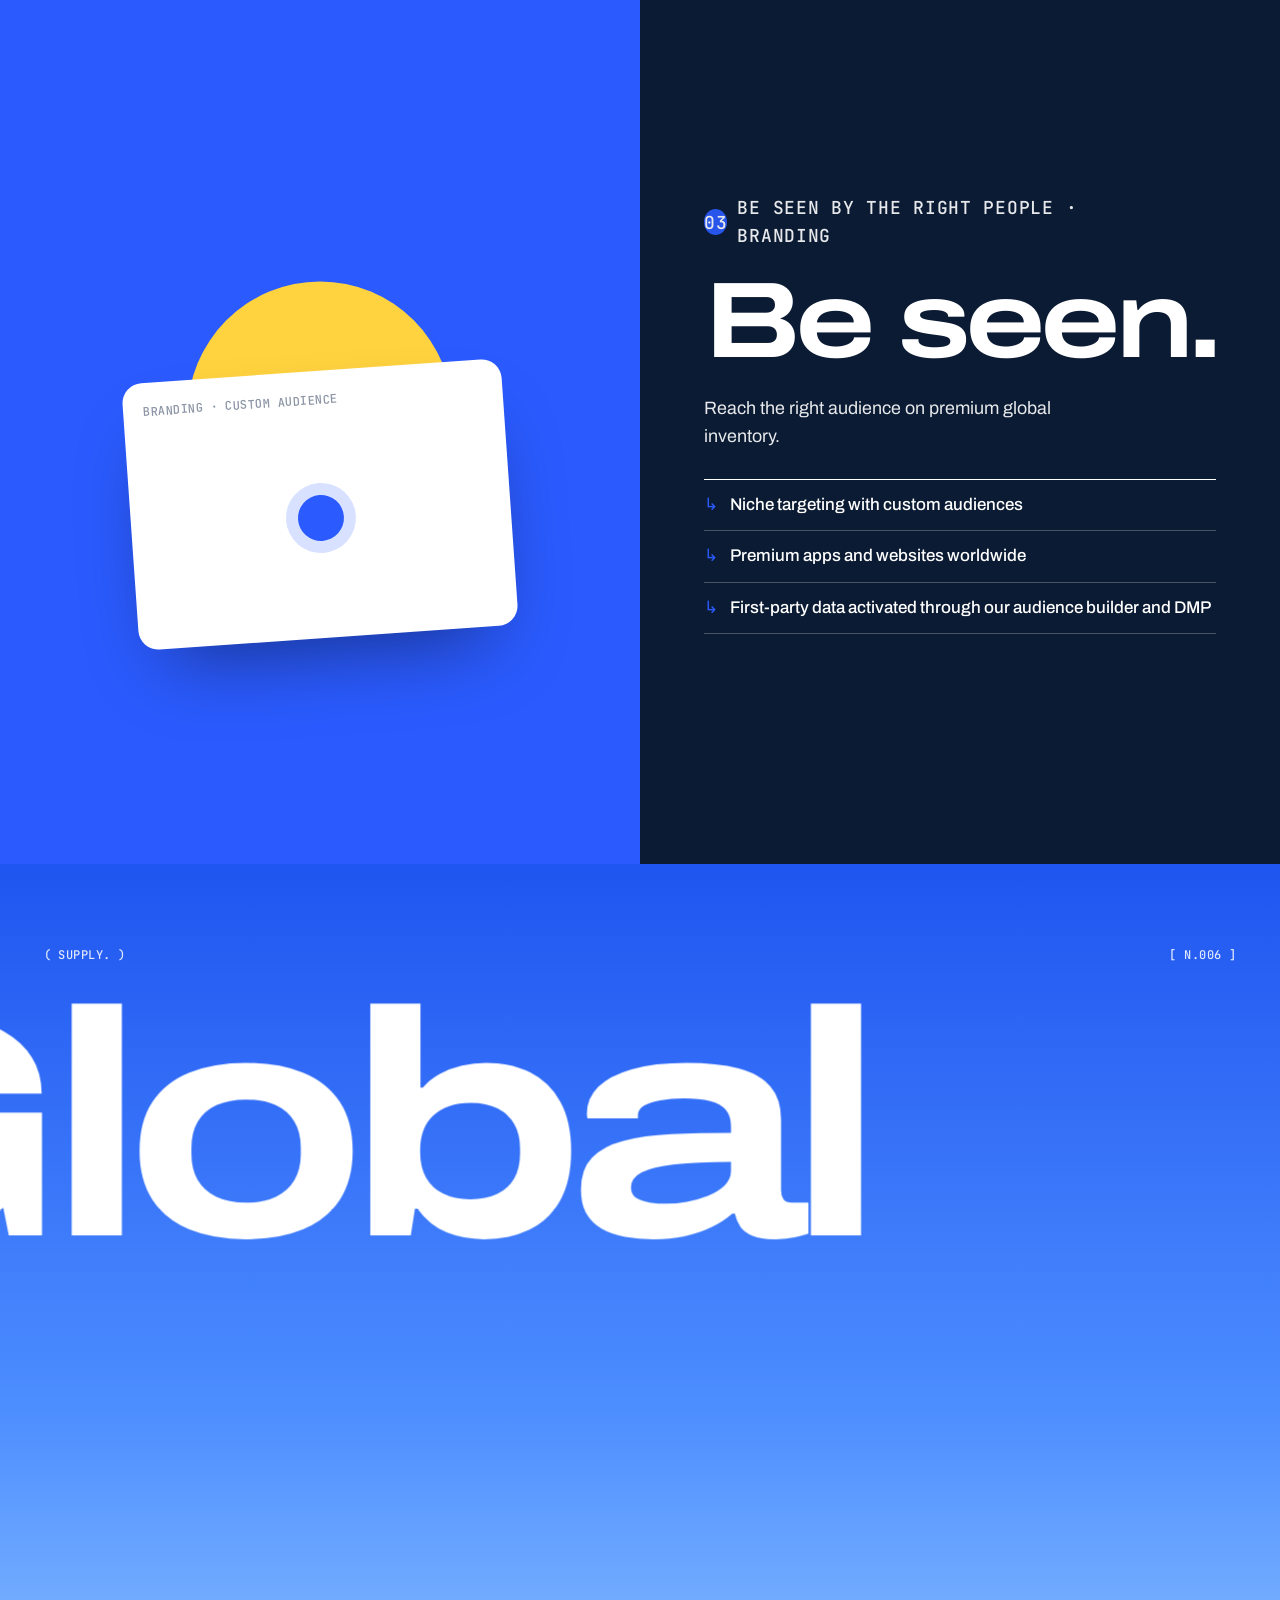
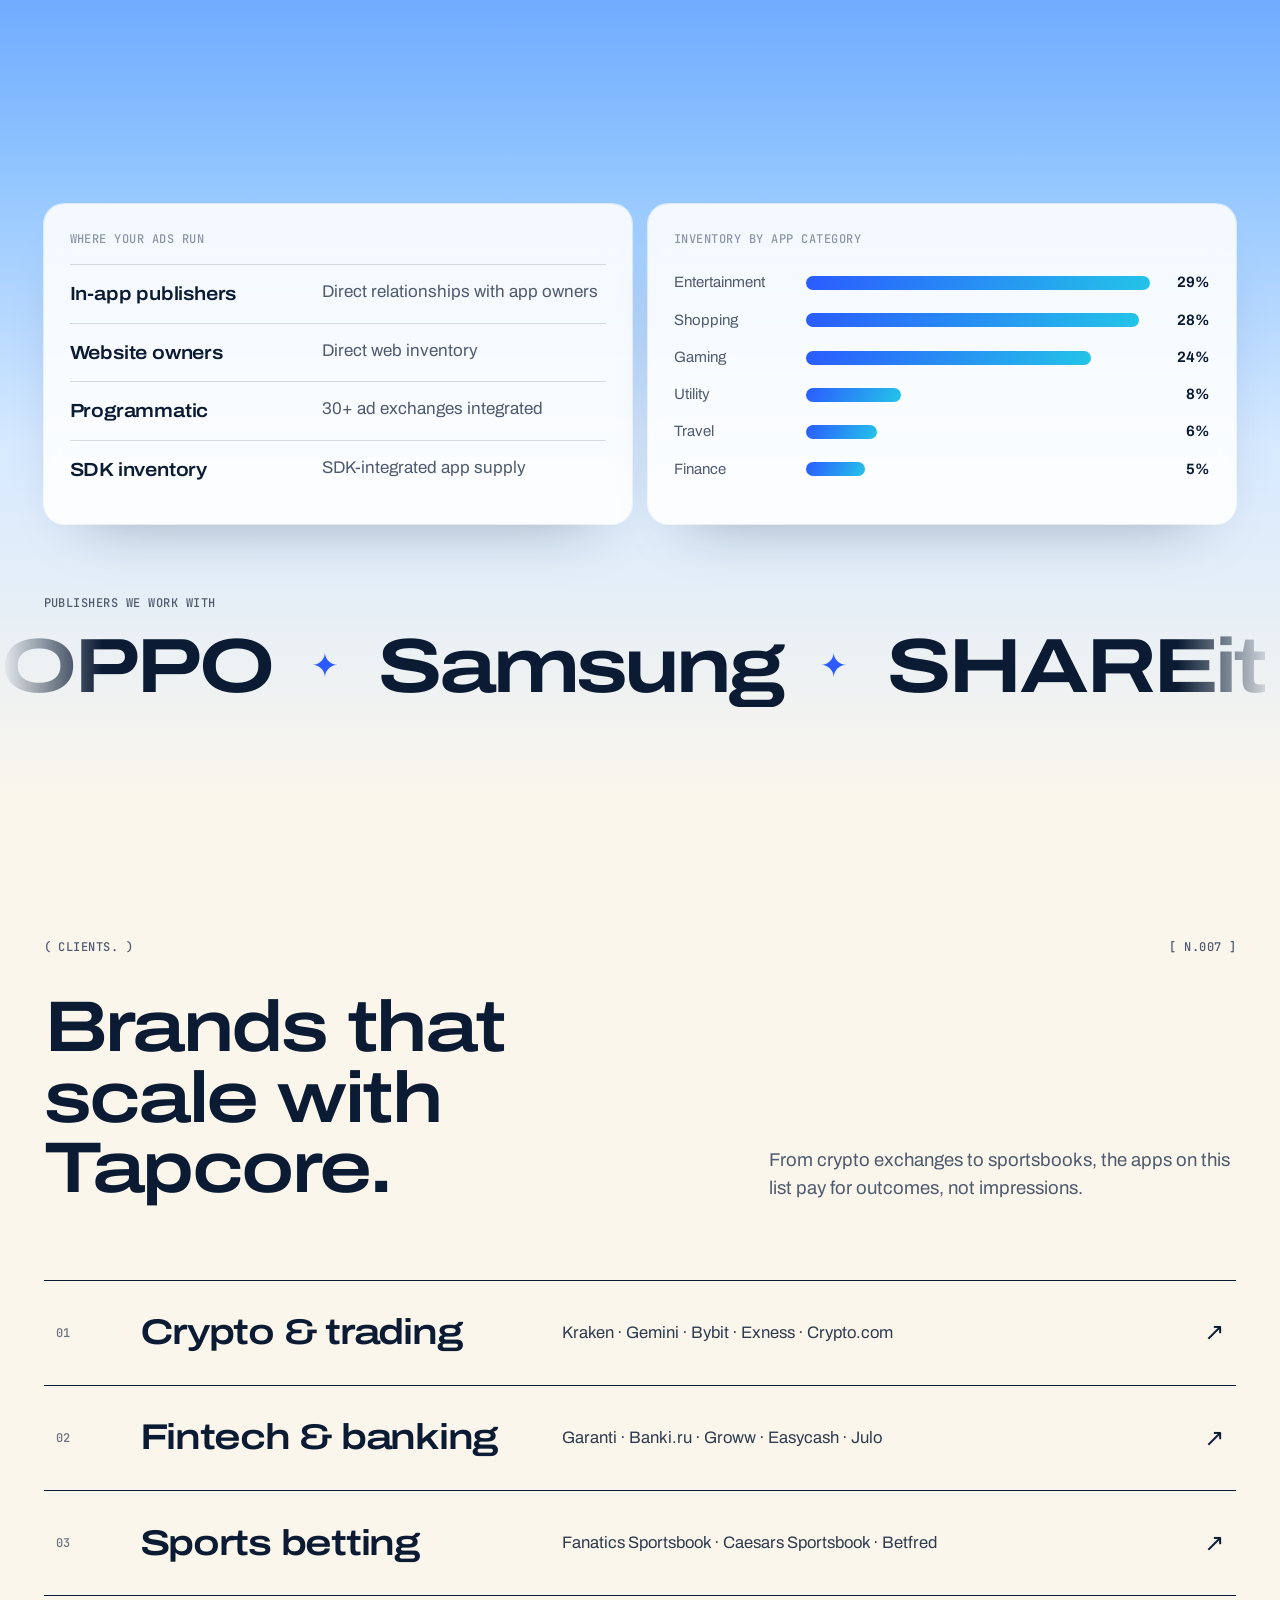
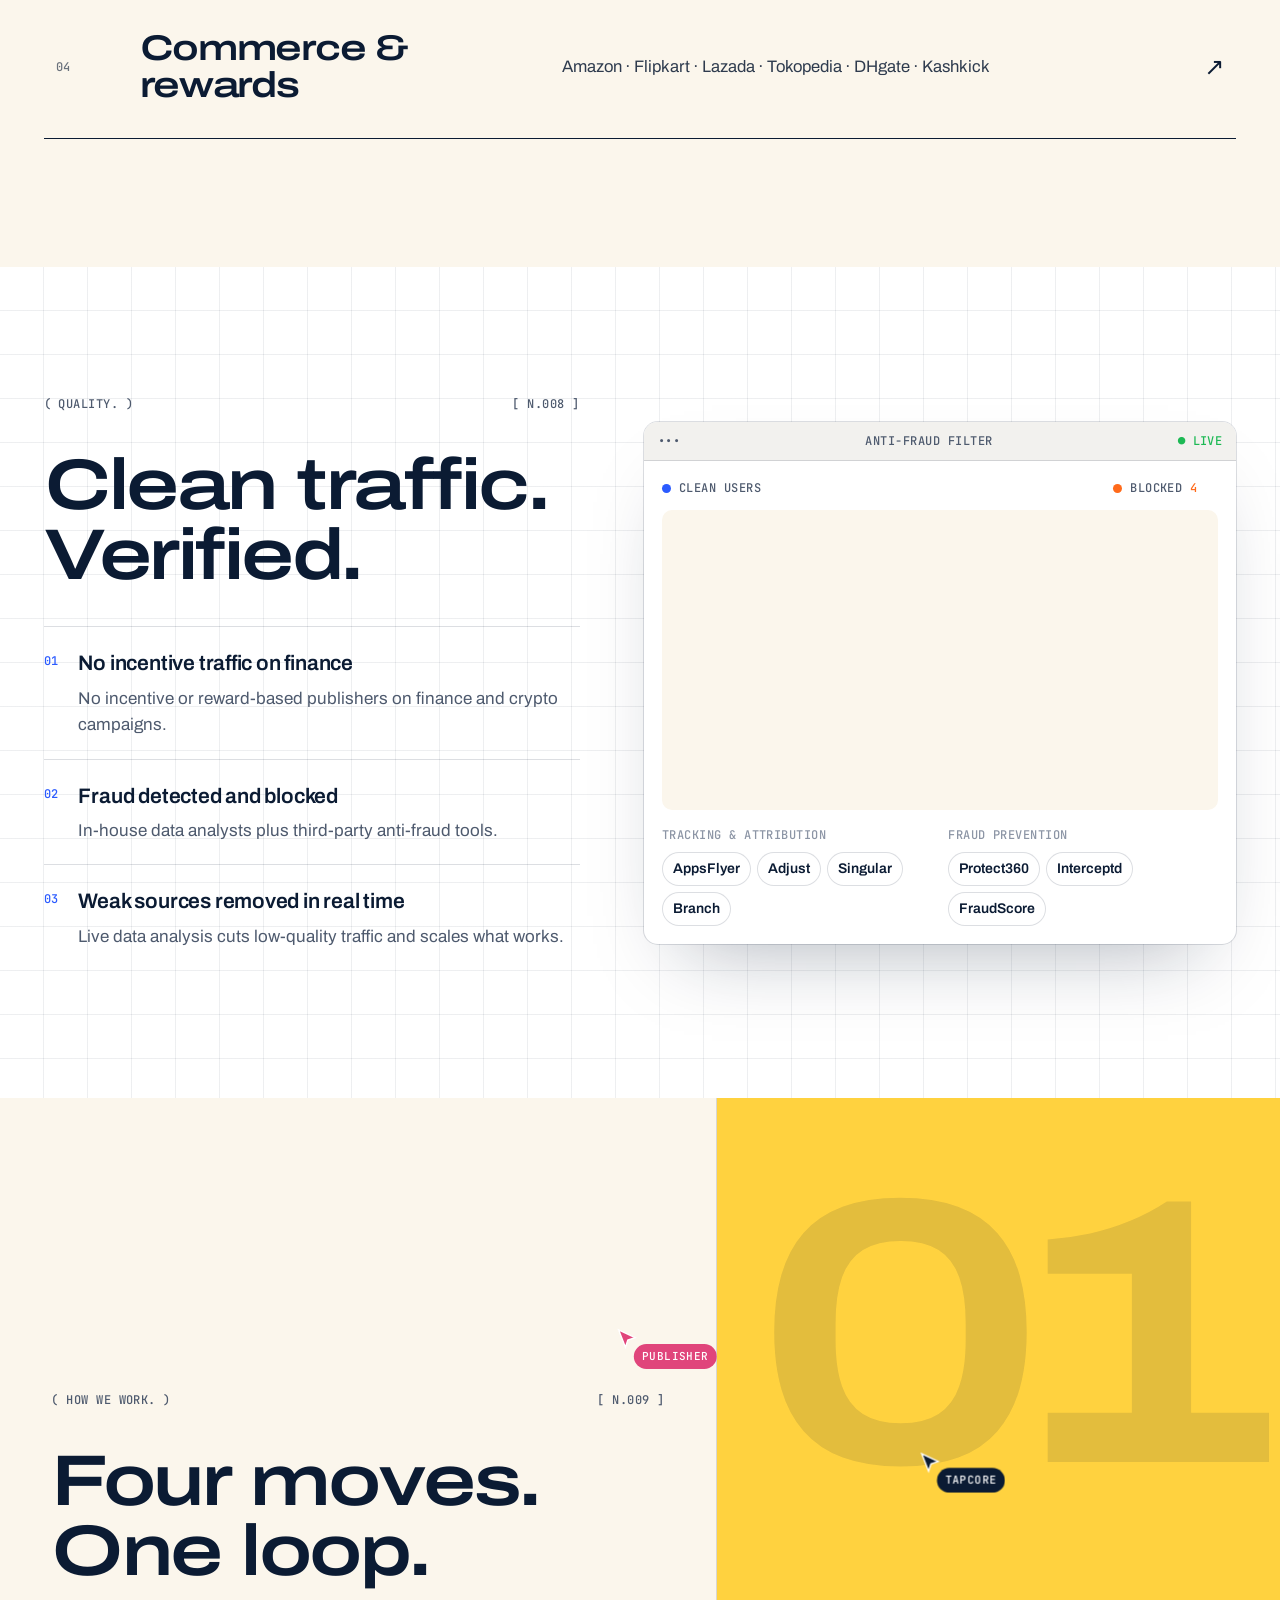
<file: v2/index.html>
<!doctype html>
<html lang="en">
<head>
  <meta charset="utf-8">
  <meta name="viewport" content="width=device-width, initial-scale=1, viewport-fit=cover">
  <title>Tapcore Media — We don't advertise. We craft attention.</title>
  <meta name="description" content="Tapcore Media is a performance marketing agency for global mobile app campaigns. CPI, CPA, CPR, CPS and Rev Share across 1,500+ publishers in 80+ countries.">
  <meta name="theme-color" content="#FBF6EC">
  <link rel="canonical" href="https://www.tapcoremedia.com/">
  <link rel="icon" href="assets/img/favicon.svg" type="image/svg+xml">
  <meta property="og:type" content="website">
  <meta property="og:title" content="Tapcore Media — Mobile growth, paid on outcomes">
  <meta property="og:description" content="Performance user acquisition for Android and iOS apps. Pay for the event that matters to you.">
  <meta name="twitter:card" content="summary_large_image">

  <link rel="preconnect" href="https://fonts.googleapis.com">
  <link rel="preconnect" href="https://fonts.gstatic.com" crossorigin>
  <link rel="stylesheet" href="https://fonts.googleapis.com/css2?family=Archivo:wdth,wght@62..125,300..800&family=JetBrains+Mono:wght@400;500&display=swap">
  <link rel="stylesheet" href="assets/css/style.css">
  <script>
    try {
      if (sessionStorage.getItem("tc-intro") || matchMedia("(prefers-reduced-motion: reduce)").matches)
        document.documentElement.classList.add("skip-intro");
    } catch (e) {}
  </script>
  <script defer src="assets/vendor/gsap.min.js"></script>
  <script defer src="assets/vendor/ScrollTrigger.min.js"></script>
  <script defer src="assets/vendor/lenis.min.js"></script>
  <script defer src="assets/js/main.js"></script>
</head>
<body>
  <svg width="0" height="0" style="position:absolute" aria-hidden="true">
    <defs>
      <linearGradient id="brandGrad" x1="0" y1="0" x2="1" y2="1">
        <stop offset="0" stop-color="#2B5BFF"/>
        <stop offset="1" stop-color="#23C4E8"/>
      </linearGradient>
      <symbol id="mark" viewBox="0 0 536 638"><path fill-rule="evenodd" d="M 84 12 C 44 21,25 60,41 100 C 46 114,55 124,68 131 C 70 132,90 139,96 141 C 97 142,100 143,102 144 C 103 144,105 145,106 145 C 106 145,108 145,109 146 C 111 147,115 148,128 152 C 132 154,137 155,138 156 C 140 157,141 157,169 167 C 181 171,193 175,196 176 C 200 178,221 185,228 188 C 231 188,235 190,237 191 C 238 191,240 192,241 192 C 242 192,243 192,244 193 C 244 193,252 196,261 199 C 286 208,286 208,288 209 C 289 210,290 210,291 210 C 292 210,294 211,295 211 C 298 213,311 217,335 225 C 346 229,360 237,366 243 C 369 246,376 260,378 265 C 383 276,381 296,374 306 C 373 308,372 310,372 311 C 372 314,357 327,344 335 C 337 340,326 348,318 353 C 311 358,303 364,300 366 C 296 368,290 372,286 375 C 282 378,276 382,272 385 C 269 387,262 391,258 394 C 254 397,244 404,235 410 C 226 416,217 422,213 425 C 209 427,202 433,196 437 C 189 441,183 446,180 447 C 178 449,173 453,168 456 C 163 459,159 462,159 462 C 158 463,153 466,148 470 C 142 473,135 478,132 480 C 129 483,125 485,124 486 C 123 486,118 490,113 493 C 108 496,100 502,94 507 C 87 511,78 517,72 521 C 66 526,61 529,60 529 C 60 529,59 530,59 530 C 58 531,58 532,57 532 C 56 532,50 536,38 545 C 34 547,26 553,20 557 L 9 564 9 596 C 9 614,9 629,10 629 C 10 630,12 629,14 628 C 18 627,20 626,43 612 C 50 607,56 604,57 604 C 57 604,59 603,60 602 C 63 599,77 591,88 585 C 90 584,93 582,94 582 C 95 581,99 579,102 576 C 106 574,112 571,116 569 C 119 567,124 563,128 561 C 134 558,150 548,154 546 C 161 542,173 535,173 535 C 174 535,177 533,181 531 C 188 526,220 507,220 507 C 221 507,237 498,241 495 C 242 494,245 492,247 491 C 250 490,266 480,283 470 C 286 468,288 467,289 467 C 289 467,291 466,293 464 C 295 463,300 460,304 458 C 308 455,312 453,313 452 C 314 452,315 451,315 451 C 316 451,318 450,319 449 C 321 447,326 444,330 442 C 333 440,337 438,338 437 C 339 437,342 435,344 434 C 347 432,350 431,351 430 C 362 423,372 417,373 417 C 373 417,376 415,379 414 C 382 412,384 410,385 410 C 385 410,387 409,389 408 C 394 405,425 386,430 383 C 432 382,436 380,439 378 C 442 376,447 373,450 371 C 459 366,463 364,466 362 C 467 361,469 360,469 360 C 470 360,471 359,472 359 C 473 358,477 356,480 353 C 498 344,518 328,518 324 C 518 323,519 321,519 320 C 524 310,525 304,525 284 C 525 265,525 263,523 256 C 516 234,508 223,493 215 C 490 213,486 211,484 210 C 483 209,478 206,474 204 C 464 199,456 194,450 191 C 447 189,444 188,431 181 C 428 179,419 174,412 170 C 405 167,399 163,398 163 C 397 162,395 161,394 160 C 390 158,388 157,374 149 C 368 146,363 143,362 142 C 361 142,360 141,359 141 C 358 141,356 140,355 139 C 353 137,349 135,346 133 C 342 132,338 130,336 128 C 332 126,327 123,313 116 C 309 113,304 111,302 109 C 300 108,295 106,291 104 C 285 100,273 94,268 91 C 265 89,254 83,245 78 C 242 77,237 74,235 73 C 233 71,228 68,223 66 C 218 64,213 61,211 60 C 207 57,201 54,186 46 C 181 43,175 40,172 38 C 169 36,163 33,158 30 C 153 28,147 24,144 22 C 126 12,121 10,104 10 C 96 10,88 11,84 12 M 197 227 C 196 228,199 230,206 234 C 216 240,225 249,228 259 C 231 265,231 284,229 286 C 228 287,228 289,228 290 C 228 293,217 316,213 324 C 210 328,207 332,206 333 C 206 334,203 336,202 339 C 200 342,196 347,194 349 C 192 351,189 355,188 356 C 180 369,126 420,99 442 C 97 444,91 449,85 453 C 73 463,65 471,66 472 C 66 473,69 472,79 465 C 85 461,92 456,96 454 C 100 452,107 447,111 444 C 116 440,123 436,126 434 C 129 432,134 428,139 425 C 143 422,154 415,163 408 C 173 402,181 397,181 396 C 182 395,189 391,196 386 C 204 381,215 373,220 369 C 226 366,235 360,240 357 C 244 353,251 349,254 346 C 257 344,260 342,260 342 C 261 342,282 328,287 323 C 297 315,302 303,302 288 C 302 276,300 270,292 261 C 289 257,272 245,269 245 C 269 245,267 244,265 243 C 253 238,239 234,223 231 C 208 228,206 228,204 227 C 202 226,197 226,197 227"/></symbol>
      <symbol id="cursor" viewBox="0 0 24 24"><path d="M3 2l7.5 19 2.6-7.9L21 10.5z"/></symbol>
    </defs>
  </svg>

  <a class="skip" href="#main">Skip to content</a>

  <!-- Intro counter (skipped on repeat visits and for reduced motion) -->
  <div class="loader" aria-hidden="true">
    <svg class="ld-mark"><use href="#mark" fill="url(#brandGrad)"/></svg>
    <p class="ld-count mono"><span>000</span>%</p>
    <p class="ld-tag mono">Precision · Performance · Profit</p>
  </div>

  <div class="cursor" aria-hidden="true"><span class="c-dot"></span><span class="c-label mono"></span></div>

  <header class="nav" id="nav">
    <a class="brand" href="#top" aria-label="Tapcore Media home">
      <svg class="brand-mark" aria-hidden="true"><use href="#mark" fill="url(#brandGrad)"/></svg>
      <span class="brand-word"><b>TAPCORE</b><i>MEDIA</i></span>
    </a>
    <nav class="nav-links mono" aria-label="Primary">
      <a href="#about">About</a>
      <a href="#models">Models</a>
      <a href="#network">Network</a>
      <a href="#services">Services</a>
      <a href="#clients">Clients</a>
      <a href="#contact">Contact</a>
    </nav>
    <p class="nav-time mono" aria-label="Local time in Gurugram">GGN <span data-clock>--:--</span> IST</p>
    <a class="nav-cta mono" href="#contact">Start a test</a>
    <button class="burger" aria-label="Open menu" aria-expanded="false" aria-controls="menu"><span></span><span></span></button>
  </header>

  <div class="menu" id="menu" hidden>
    <nav aria-label="Mobile">
      <a href="#about"><small class="mono">01</small>About</a>
      <a href="#models"><small class="mono">02</small>Models</a>
      <a href="#network"><small class="mono">03</small>Network</a>
      <a href="#services"><small class="mono">04</small>Services</a>
      <a href="#clients"><small class="mono">05</small>Clients</a>
      <a href="#contact"><small class="mono">06</small>Contact</a>
    </nav>
    <p class="mono">parth@tapcoremedia.net · +91 96258 98987</p>
  </div>

  <main id="main">

    <!-- =========================================================
         01 HERO — tap the ad, fly into the screen
         ========================================================= -->
    <section class="hero" id="top">
      <div class="hero-stage">
        <div class="hero-sky" aria-hidden="true"><i class="cloud c1"></i><i class="cloud c2"></i><i class="cloud c3"></i></div>

        <div class="hero-top mono">
          <span>[ N.001 ]</span>
          <span>Performance user acquisition</span>
          <span>Android &amp; iOS</span>
        </div>

        <h1 class="hero-h" aria-label="Mobile growth, paid on outcomes.">
          <span class="hh hh-l" aria-hidden="true">Mobile</span>
          <span class="hh hh-r" aria-hidden="true">growth</span>
        </h1>

        <div class="device" aria-hidden="true">
          <div class="device-body">
            <span class="d-btn d-btn1"></span><span class="d-btn d-btn2"></span><span class="d-btn d-btn3"></span>
            <div class="screen">
              <div class="scr-sky"></div>
              <div class="scr-ui">
                <div class="scr-status mono"><span>9:41</span><span class="scr-island"></span><span>5G ▮▮▮</span></div>
                <p class="scr-sponsored mono">Sponsored</p>
                <div class="scr-app">
                  <span class="scr-icon"><svg><use href="#mark" fill="#fff"/></svg></span>
                  <div><b>Your App</b><small>Finance · ★ 4.8</small></div>
                </div>
                <div class="scr-shots"><i></i><i></i><i></i></div>
                <span class="scr-install"><b class="si-a">Install</b><b class="si-b">Installed ✓</b></span>
                <p class="scr-plus mono">+1 install · tracked</p>
              </div>
              <span class="finger"><i></i></span>
            </div>
          </div>
        </div>

        <p class="hero-sub">Paid on outcomes.<br><span>You pay for installs, registrations, deposits and trades. Nothing else.</span></p>

        <div class="hero-foot mono">
          <span class="scroll-hint">Scroll to tap <i></i></span>
          <span>80+ countries</span>
          <span>1,500+ publishers</span>
        </div>

        <div class="manifesto" aria-label="We don't advertise. We craft attention.">
          <p class="mf-line" aria-hidden="true">We don't advertise.</p>
          <p class="mf-line" aria-hidden="true">We craft attention.</p>
        </div>
      </div>
    </section>

    <!-- =========================================================
         02 ABOUT — on the sky
         ========================================================= -->
    <section class="about" id="about">
      <div class="about-clouds" aria-hidden="true"><i class="cloud c4"></i><i class="cloud c5"></i><i class="cloud c6"></i></div>
      <div class="wrap">
        <div class="sec-meta mono"><span>( About. )</span><span>[ N.002 ]</span></div>
        <p class="about-big" data-words>Tapcore Media is a performance marketing agency for global mobile app campaigns. We buy outcomes — installs, registrations, deposits and trades — and optimize every source toward the KPI you set.</p>

        <dl class="about-stats">
          <div><dt class="mono">Installs every month</dt><dd><span data-count="50">0</span>M+</dd></div>
          <div><dt class="mono">Countries</dt><dd><span data-count="80">0</span>+</dd></div>
          <div><dt class="mono">Publishers</dt><dd><span data-count="1500">0</span>+</dd></div>
          <div><dt class="mono">Ad exchanges</dt><dd><span data-count="30">0</span>+</dd></div>
        </dl>

        <div class="about-cols">
          <article><h3>Paid on outcomes</h3><p>Pick the payable event. CPI, CPA, CPR, CPS, Rev Share or CPC / CPM.</p></article>
          <article><h3>Live within 48 hours</h3><p>From tracking links and creatives to live traffic in two days.</p></article>
          <article><h3>Optimized post-install</h3><p>We cut weak sources in real time and scale winning audiences.</p></article>
          <article><h3>Clean by default</h3><p>No incentive traffic on finance and crypto. Fraud is blocked, not billed.</p></article>
        </div>
      </div>
    </section>

    <!-- =========================================================
         03 MODELS — the flight path
         ========================================================= -->
    <section class="flight" id="models" aria-labelledby="models-title">
      <div class="flight-stage">
        <div class="flight-head">
          <div class="sec-meta mono"><span>( Buying models. )</span><span>[ N.003 ]</span></div>
          <h2 class="h-wide" id="models-title">Pay for the event<br>that matters.</h2>
        </div>
        <svg class="flight-svg" aria-hidden="true">
          <path class="fp-base"/>
          <path class="fp-trail"/>
        </svg>
        <div class="fp-nodes" aria-hidden="true"></div>
        <div class="plane" aria-hidden="true"><svg><use href="#mark" fill="url(#brandGrad)"/></svg></div>
        <div class="flight-card" aria-live="polite">
          <p class="fc-step mono">Checkpoint <b>01</b> / 07</p>
          <p class="fc-model">CPM</p>
          <p class="fc-desc">Impression buying, where reach is the goal.</p>
        </div>
        <ul class="sr-only">
          <li>CPM / CPC: click or impression buying, where it fits the goal.</li>
          <li>CPI: cost per install.</li>
          <li>CPR: cost per registration.</li>
          <li>CPA: cost per in-app action, such as a deposit, trade or purchase.</li>
          <li>CPS: cost per sale.</li>
          <li>Rev Share: a share of the revenue your users generate.</li>
        </ul>
      </div>
    </section>

    <!-- =========================================================
         04 NETWORK — physics playground
         ========================================================= -->
    <section class="network grid-paper" id="network" aria-labelledby="network-title">
      <div class="wrap net-head">
        <div class="sec-meta mono"><span>( Network. )</span><span>[ N.004 ]</span></div>
        <h2 class="h-giant" id="network-title">Find your<br>users.</h2>
        <p class="lead">In-app publishers, website owners, programmatic exchanges and SDK supply. One partner, one report, every touch point.</p>
      </div>
      <div class="playground" aria-label="Tapcore network in numbers: 50M+ installs a month, 1,500+ publishers, 80+ countries, 30+ ad exchanges, 50+ touch points.">
        <p class="pg-hint mono">Drag &amp; throw ↘</p>
        <div class="pg-items" aria-hidden="true">
          <span class="pg pill p-orange xl">50M+ installs / mo</span>
          <span class="pg pill p-ink lg">1,500+ publishers</span>
          <span class="pg pill p-ink lg">80+ countries</span>
          <span class="pg pill p-white">30+ ad exchanges</span>
          <span class="pg pill p-ink">50+ touch points</span>
          <span class="pg pill p-blue">In-app</span>
          <span class="pg pill p-white">Web</span>
          <span class="pg pill p-yellow">Programmatic</span>
          <span class="pg pill p-white">SDK</span>
          <span class="pg pill p-green">Android</span>
          <span class="pg pill p-ink">iOS</span>
          <span class="pg hex" data-shape="hex"></span>
          <span class="pg sq" data-shape="box"></span>
          <span class="pg eye" data-shape="circle"><i></i></span>
          <span class="pg eye" data-shape="circle"><i></i></span>
          <span class="pg ball" data-shape="circle"></span>
        </div>
      </div>
    </section>

    <!-- =========================================================
         05 SERVICES — split panels
         ========================================================= -->
    <section class="services" id="services" aria-labelledby="services-title">
      <h2 class="sr-only" id="services-title">Three ways we grow your app</h2>

      <article class="split s-green">
        <div class="split-color">
          <span class="big-circle"></span>
          <div class="ui-card ui-ua" aria-hidden="true">
            <p class="mono">Performance UA · Live</p>
            <div class="ua-bars"><i style="--h:30%"></i><i style="--h:44%"></i><i style="--h:38%"></i><i style="--h:60%"></i><i style="--h:55%"></i><i style="--h:78%"></i><i style="--h:92%"></i></div>
            <div class="ua-chips"><span>CPI</span><span>CPA</span><span>CPR</span><span>CPS</span></div>
          </div>
        </div>
        <div class="split-text">
          <p class="mono split-k"><span>01</span> Core service · Performance UA</p>
          <h3 class="h-split">Acquire.</h3>
          <p>New users on CPI, CPA, CPR or CPS, optimized toward the post-install KPI you set.</p>
          <ul class="dash-list">
            <li>Real-time traffic optimization</li>
            <li>Low-quality sources cut fast</li>
            <li>Winning audiences scaled</li>
          </ul>
        </div>
      </article>

      <article class="split s-orange rev">
        <div class="split-color">
          <span class="big-circle"></span>
          <div class="ui-card ui-rt" aria-hidden="true">
            <p class="mono">Retargeting · Deep link</p>
            <div class="rt-notif"><span class="rt-ic"><svg><use href="#mark" fill="#fff"/></svg></span><div><b>Your trade is waiting</b><small>Tap to open the app where you left off</small></div></div>
            <div class="rt-notif n2"><span class="rt-ic"></span><div><b>Back in the app</b><small>Session 2 · Day 7</small></div></div>
          </div>
        </div>
        <div class="split-text">
          <p class="mono split-k"><span>02</span> Win back inactive users · Retargeting</p>
          <h3 class="h-split">Re-engage.</h3>
          <p>Bring inactive users back and grow revenue per user.</p>
          <ul class="dash-list">
            <li>Cross-device targeting</li>
            <li>Dynamic creatives with deep linking</li>
            <li>Predictive bidding</li>
            <li>Interactive ads across channels</li>
          </ul>
        </div>
      </article>

      <article class="split s-blue">
        <div class="split-color">
          <span class="big-circle"></span>
          <div class="ui-card ui-br" aria-hidden="true">
            <p class="mono">Branding · Custom audience</p>
            <div class="br-target"><i></i><i></i><i></i><b></b></div>
          </div>
        </div>
        <div class="split-text">
          <p class="mono split-k"><span>03</span> Be seen by the right people · Branding</p>
          <h3 class="h-split">Be seen.</h3>
          <p>Reach the right audience on premium global inventory.</p>
          <ul class="dash-list">
            <li>Niche targeting with custom audiences</li>
            <li>Premium apps and websites worldwide</li>
            <li>First-party data activated through our audience builder and DMP</li>
          </ul>
        </div>
      </article>
    </section>

    <!-- =========================================================
         06 GLOBAL — supply on the sky
         ========================================================= -->
    <section class="global" id="supply" aria-labelledby="global-title">
      <div class="global-stage">
        <p class="global-word" aria-hidden="true">Global</p>
        <canvas class="globe" aria-hidden="true"></canvas>
        <div class="wrap global-meta mono"><span>( Supply. )</span><span>[ N.006 ]</span></div>
        <h2 class="sr-only" id="global-title">Where your ads run</h2>
      </div>
      <div class="wrap global-grid">
        <div class="g-card g-sources">
          <p class="mono g-title">Where your ads run</p>
          <ul>
            <li><b>In-app publishers</b><span>Direct relationships with app owners</span></li>
            <li><b>Website owners</b><span>Direct web inventory</span></li>
            <li><b>Programmatic</b><span>30+ ad exchanges integrated</span></li>
            <li><b>SDK inventory</b><span>SDK-integrated app supply</span></li>
          </ul>
        </div>
        <div class="g-card g-inv">
          <p class="mono g-title">Inventory by app category</p>
          <div class="bar"><span>Entertainment</span><i style="--v:29"></i><b>29%</b></div>
          <div class="bar"><span>Shopping</span><i style="--v:28"></i><b>28%</b></div>
          <div class="bar"><span>Gaming</span><i style="--v:24"></i><b>24%</b></div>
          <div class="bar"><span>Utility</span><i style="--v:8"></i><b>8%</b></div>
          <div class="bar"><span>Travel</span><i style="--v:6"></i><b>6%</b></div>
          <div class="bar"><span>Finance</span><i style="--v:5"></i><b>5%</b></div>
        </div>
      </div>
      <div class="pub-strip">
        <p class="wrap mono pub-label">Publishers we work with</p>
        <div class="marquee" aria-label="Publishers: OPPO, Samsung, SHAREit, Taboola, Truecaller, Unity Ads, vivo">
          <div class="track" aria-hidden="true">
            <span>OPPO</span><i>✦</i><span>Samsung</span><i>✦</i><span>SHAREit</span><i>✦</i><span>Taboola</span><i>✦</i><span>Truecaller</span><i>✦</i><span>Unity Ads</span><i>✦</i><span>vivo</span><i>✦</i>
            <span>OPPO</span><i>✦</i><span>Samsung</span><i>✦</i><span>SHAREit</span><i>✦</i><span>Taboola</span><i>✦</i><span>Truecaller</span><i>✦</i><span>Unity Ads</span><i>✦</i><span>vivo</span><i>✦</i>
          </div>
        </div>
      </div>
    </section>

    <!-- =========================================================
         07 CLIENTS — index table
         ========================================================= -->
    <section class="clients" id="clients" aria-labelledby="clients-title">
      <div class="wrap">
        <div class="sec-meta mono"><span>( Clients. )</span><span>[ N.007 ]</span></div>
        <div class="clients-head">
          <h2 class="h-wide" id="clients-title">Brands that<br>scale with Tapcore.</h2>
          <p class="lead">From crypto exchanges to sportsbooks, the apps on this list pay for outcomes, not impressions.</p>
        </div>
        <ol class="ctable">
          <li style="--c:var(--blue)"><span class="ct-n mono">01</span><span class="ct-v">Crypto &amp; trading</span><span class="ct-b">Kraken · Gemini · Bybit · Exness · Crypto.com</span><span class="ct-a">↗</span></li>
          <li style="--c:var(--green)"><span class="ct-n mono">02</span><span class="ct-v">Fintech &amp; banking</span><span class="ct-b">Garanti · Banki.ru · Groww · Easycash · Julo</span><span class="ct-a">↗</span></li>
          <li style="--c:var(--orange)"><span class="ct-n mono">03</span><span class="ct-v">Sports betting</span><span class="ct-b">Fanatics Sportsbook · Caesars Sportsbook · Betfred</span><span class="ct-a">↗</span></li>
          <li style="--c:var(--yellow);--t:var(--ink)"><span class="ct-n mono">04</span><span class="ct-v">Commerce &amp; rewards</span><span class="ct-b">Amazon · Flipkart · Lazada · Tokopedia · DHgate · Kashkick</span><span class="ct-a">↗</span></li>
        </ol>
      </div>
    </section>

    <!-- =========================================================
         08 QUALITY — anti-fraud board
         ========================================================= -->
    <section class="quality grid-paper" id="quality" aria-labelledby="quality-title">
      <div class="wrap quality-grid">
        <div>
          <div class="sec-meta mono"><span>( Quality. )</span><span>[ N.008 ]</span></div>
          <h2 class="h-wide" id="quality-title">Clean traffic.<br>Verified.</h2>
          <ul class="q-list">
            <li><span class="mono">01</span><div><h3>No incentive traffic on finance</h3><p>No incentive or reward-based publishers on finance and crypto campaigns.</p></div></li>
            <li><span class="mono">02</span><div><h3>Fraud detected and blocked</h3><p>In-house data analysts plus third-party anti-fraud tools.</p></div></li>
            <li><span class="mono">03</span><div><h3>Weak sources removed in real time</h3><p>Live data analysis cuts low-quality traffic and scales what works.</p></div></li>
          </ul>
        </div>
        <div class="board">
          <div class="board-bar mono"><span>•••</span><span>Anti-fraud filter</span><span class="b-live">● Live</span></div>
          <div class="board-body">
            <div class="filter-top mono"><span><i class="dot-ok"></i>Clean users</span><span><i class="dot-bad"></i>Blocked <b data-blocked>0</b></span></div>
            <canvas class="filter" aria-hidden="true"></canvas>
            <div class="partners">
              <div><p class="mono">Tracking &amp; attribution</p><ul><li>AppsFlyer</li><li>Adjust</li><li>Singular</li><li>Branch</li></ul></div>
              <div><p class="mono">Fraud prevention</p><ul><li>Protect360</li><li>Interceptd</li><li>FraudScore</li></ul></div>
            </div>
          </div>
        </div>
      </div>
    </section>

    <!-- =========================================================
         09 PROCESS — horizontal run with live cursors
         ========================================================= -->
    <section class="process" id="process" aria-labelledby="process-title">
      <div class="proc-stage">
        <div class="proc-track">
          <div class="proc-panel p-intro">
            <div class="sec-meta mono"><span>( How we work. )</span><span>[ N.009 ]</span></div>
            <h2 class="h-wide" id="process-title">Four moves.<br>One loop.</h2>
            <p class="lead">Detailed, automated reports on a regular schedule, so you always see what you pay for.</p>
            <p class="mono proc-hint">Keep scrolling →</p>
          </div>
          <article class="proc-panel p1"><span class="pn">01</span><h3>Target.</h3><p>Show ads to the most relevant audience.</p></article>
          <article class="proc-panel p2"><span class="pn">02</span><h3>Measure.</h3><p>Track touch points, your KPIs and user engagement.</p></article>
          <article class="proc-panel p3"><span class="pn">03</span><h3>Optimize.</h3><p>Move spend toward what performs.</p></article>
          <article class="proc-panel p4"><span class="pn">04</span><h3>Scale.</h3><p>Grow volume toward your targets and ROI.</p></article>
        </div>
        <div class="cursors" aria-hidden="true">
          <span class="mc mc-you"><svg><use href="#cursor"/></svg><b class="mono">You</b></span>
          <span class="mc mc-tc"><svg><use href="#cursor"/></svg><b class="mono">Tapcore</b></span>
          <span class="mc mc-pub"><svg><use href="#cursor"/></svg><b class="mono">Publisher</b></span>
        </div>
      </div>
    </section>

    <!-- =========================================================
         10 FORMATS
         ========================================================= -->
    <section class="formats" aria-labelledby="formats-title">
      <div class="wrap fmt-head">
        <div>
          <div class="sec-meta mono"><span>( Ad formats. )</span><span>[ N.010 ]</span></div>
          <h2 class="h-wide" id="formats-title">Built for every<br>placement.</h2>
        </div>
        <p class="lead">Creatives are tailor-made for each campaign. Offer walls are not used on finance or crypto campaigns.</p>
      </div>
      <div class="fmt-scroller" tabindex="0" aria-label="Ad formats, scroll horizontally">
        <div class="fmt-track">
          <figure class="fmt"><div class="mini m-banner"><i class="ln"></i><i class="ln s"></i><i class="ln"></i><i class="ln s"></i><b></b></div><figcaption><span class="mono">01</span>Banner</figcaption></figure>
          <figure class="fmt"><div class="mini m-native"><i class="ln"></i><div class="nat"><span></span><i class="ln"></i><i class="ln s"></i></div><i class="ln"></i><i class="ln s"></i></div><figcaption><span class="mono">02</span>Native</figcaption></figure>
          <figure class="fmt"><div class="mini m-inter"><div class="full"><em>✕</em><span></span><b>Install</b></div></div><figcaption><span class="mono">03</span>Interstitial</figcaption></figure>
          <figure class="fmt"><div class="mini m-video"><div class="vid"><span class="play"></span><i class="vbar"></i></div><i class="ln"></i><i class="ln s"></i></div><figcaption><span class="mono">04</span>Video</figcaption></figure>
          <figure class="fmt"><div class="mini m-play"><div class="grid9"><i></i><i></i><i></i><i></i><i></i><i></i><i></i><i></i><i></i></div><span class="tap"></span></div><figcaption><span class="mono">05</span>Playable</figcaption></figure>
          <figure class="fmt"><div class="mini m-carousel"><div class="car"><span></span><span></span><span></span></div><div class="dots"><i></i><i></i><i></i></div></div><figcaption><span class="mono">06</span>Carousel</figcaption></figure>
          <figure class="fmt"><div class="mini m-wall"><div class="offer"><span></span><i class="ln"></i><b></b></div><div class="offer"><span></span><i class="ln"></i><b></b></div><div class="offer"><span></span><i class="ln"></i><b></b></div></div><figcaption><span class="mono">07</span>Offer wall</figcaption></figure>
        </div>
      </div>
    </section>

    <!-- =========================================================
         11 CONTACT
         ========================================================= -->
    <section class="contact" id="contact" aria-labelledby="contact-title">
      <div class="wrap">
        <div class="sec-meta mono"><span>( Contact. )</span><span>[ N.011 ]</span></div>
        <h2 class="h-giant" id="contact-title">Tell us<br>your KPI.</h2>
        <div class="contact-grid">
          <div class="contact-info">
            <p class="lead">We will propose a test: one GEO, one payable event, a clear budget. Live within 48 hours of tracking links and creatives.</p>
            <dl class="info">
              <div><dt class="mono">Business development</dt><dd><a href="mailto:parth@tapcoremedia.net">parth@tapcoremedia.net</a><small>Parth Singh</small></dd></div>
              <div><dt class="mono">Accounts</dt><dd><a href="mailto:accounts@tapcoremedia.com">accounts@tapcoremedia.com</a></dd></div>
              <div><dt class="mono">WhatsApp</dt><dd><a href="https://wa.me/919625898987" target="_blank" rel="noopener">+91 96258 98987</a></dd></div>
              <div><dt class="mono">Based in</dt><dd>DLF Cybercity, Gurugram, India</dd></div>
            </dl>
            <div class="clock-row">
              <div><p class="mono">Local time · IST</p><p class="big-clock" data-clock-full>--:--:--</p></div>
              <span class="barcode" aria-hidden="true"></span>
            </div>
          </div>

          <form class="form" id="leadForm" novalidate>
            <div class="field"><input id="f-name" name="name" required placeholder=" " autocomplete="name"><label for="f-name">Your name *</label></div>
            <div class="field"><input id="f-email" name="email" type="email" required placeholder=" " autocomplete="email"><label for="f-email">Work email *</label></div>
            <div class="field"><input id="f-app" name="app" placeholder=" "><label for="f-app">App name or store link</label></div>
            <fieldset class="pills">
              <legend class="mono">Payable event</legend>
              <label><input type="radio" name="model" value="CPI" checked><span>CPI</span></label>
              <label><input type="radio" name="model" value="CPA"><span>CPA</span></label>
              <label><input type="radio" name="model" value="CPR"><span>CPR</span></label>
              <label><input type="radio" name="model" value="CPS"><span>CPS</span></label>
              <label><input type="radio" name="model" value="Rev Share"><span>Rev Share</span></label>
              <label><input type="radio" name="model" value="CPC / CPM"><span>CPC / CPM</span></label>
            </fieldset>
            <div class="field"><input id="f-geo" name="geo" placeholder=" "><label for="f-geo">Target GEO</label></div>
            <div class="field"><textarea id="f-msg" name="msg" rows="2" placeholder=" "></textarea><label for="f-msg">KPI and monthly budget</label></div>
            <div class="form-actions">
              <button class="btn btn-ink" type="submit">Send brief by email <span aria-hidden="true">→</span></button>
              <button class="btn btn-green" type="button" data-wa>Send on WhatsApp</button>
            </div>
            <p class="form-msg" role="status"></p>
          </form>
        </div>
      </div>
    </section>
  </main>

  <footer class="footer">
    <div class="wrap foot-cols">
      <div><p class="mono">Explore</p><a href="#about">About</a><a href="#models">Buying models</a><a href="#network">Network</a><a href="#services">Services</a></div>
      <div><p class="mono">Proof</p><a href="#clients">Clients</a><a href="#quality">Traffic quality</a><a href="#process">How we work</a></div>
      <div><p class="mono">Contact</p><a href="mailto:parth@tapcoremedia.net">parth@tapcoremedia.net</a><a href="https://wa.me/919625898987" target="_blank" rel="noopener">WhatsApp</a><a href="https://maps.app.goo.gl/vTeTmuoNdL2QuV4M7" target="_blank" rel="noopener">Gurugram, India</a></div>
      <div><p class="mono">© <span data-year>2026</span> Tapcore Media</p><p class="foot-tag">We don't advertise.<br>We craft attention.</p></div>
    </div>
    <p class="mega" aria-hidden="true"><span>T</span><span>a</span><span>p</span><span>c</span><span>o</span><span>r</span><span>e</span></p>
  </footer>

  <!-- Persistent KPI pill -->
  <form class="kpi" id="kpi" aria-label="Quick brief">
    <label class="sr-only" for="kpi-in">Your KPI</label>
    <input id="kpi-in" name="kpi" autocomplete="off" placeholder="Your KPI — e.g. FTD in Brazil">
    <button class="mono" type="submit">Propose a test <kbd>⌘K</kbd></button>
  </form>
</body>
</html>
</file>
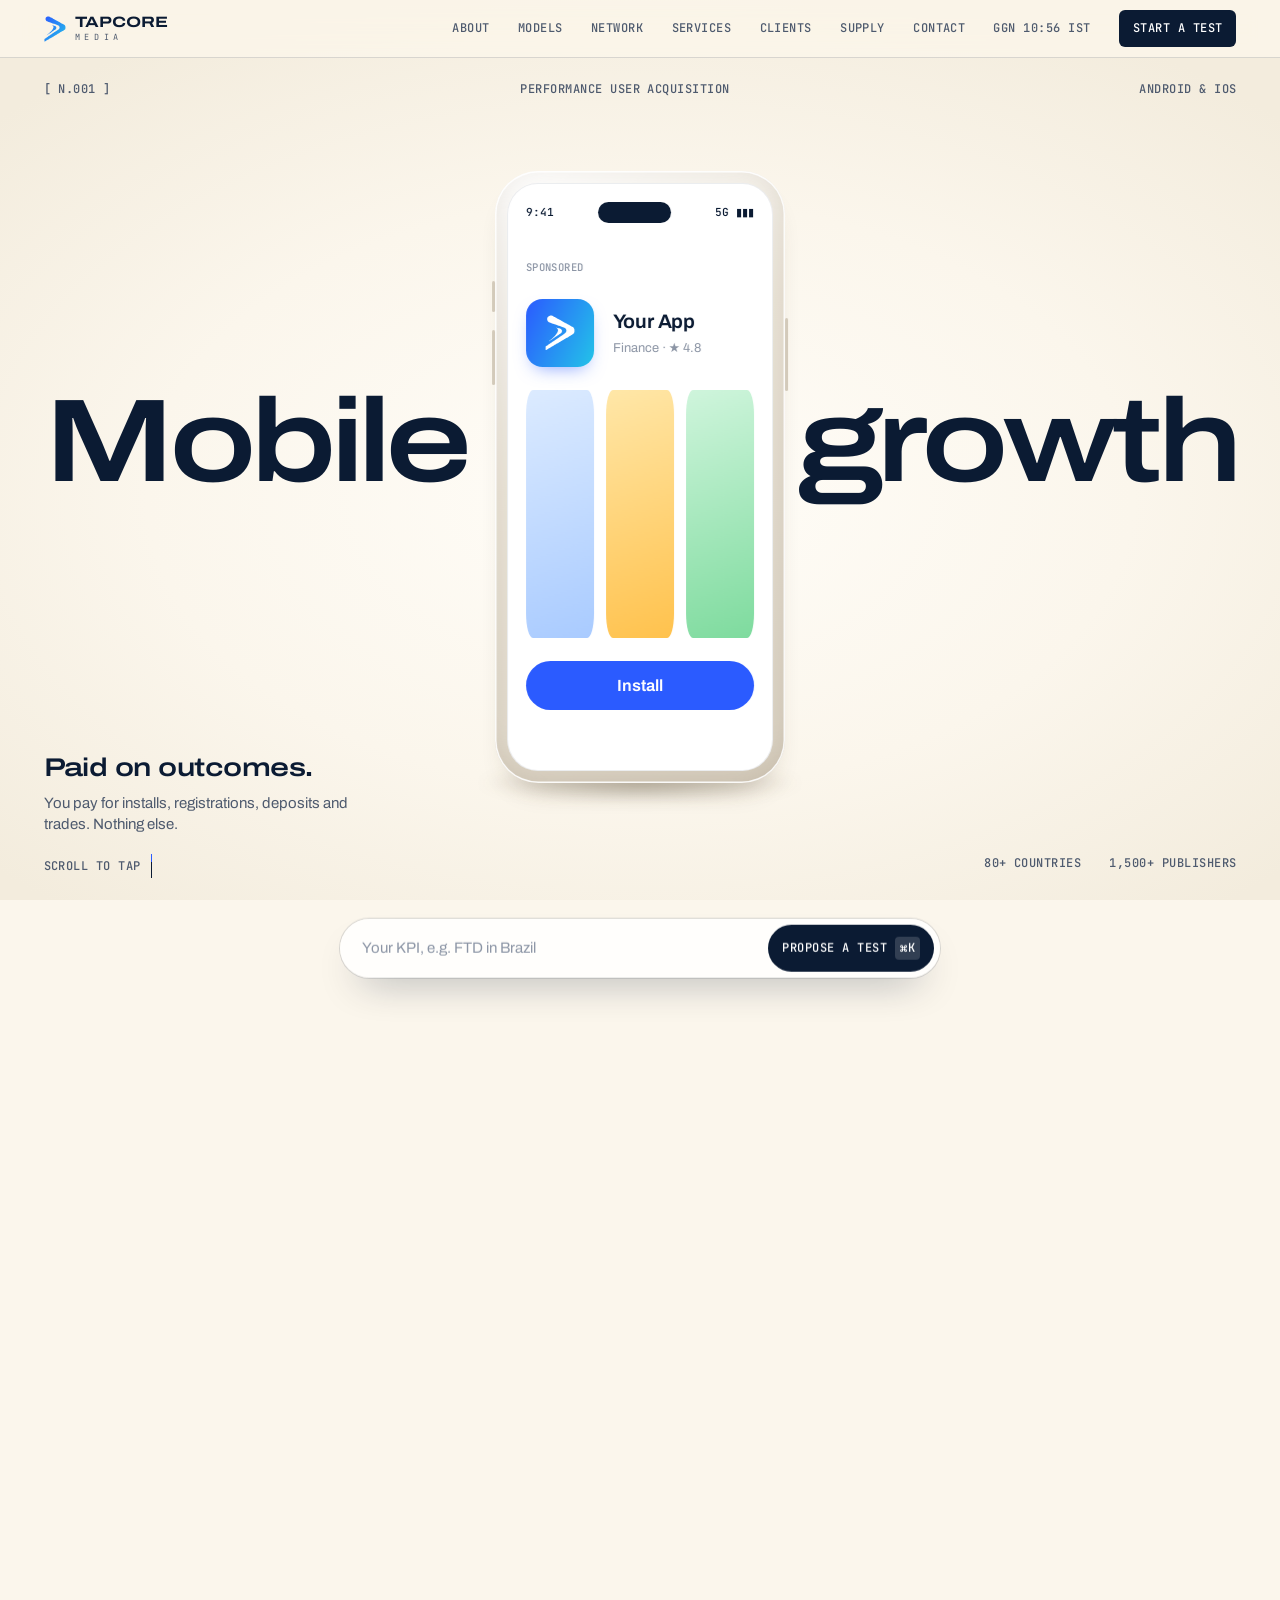
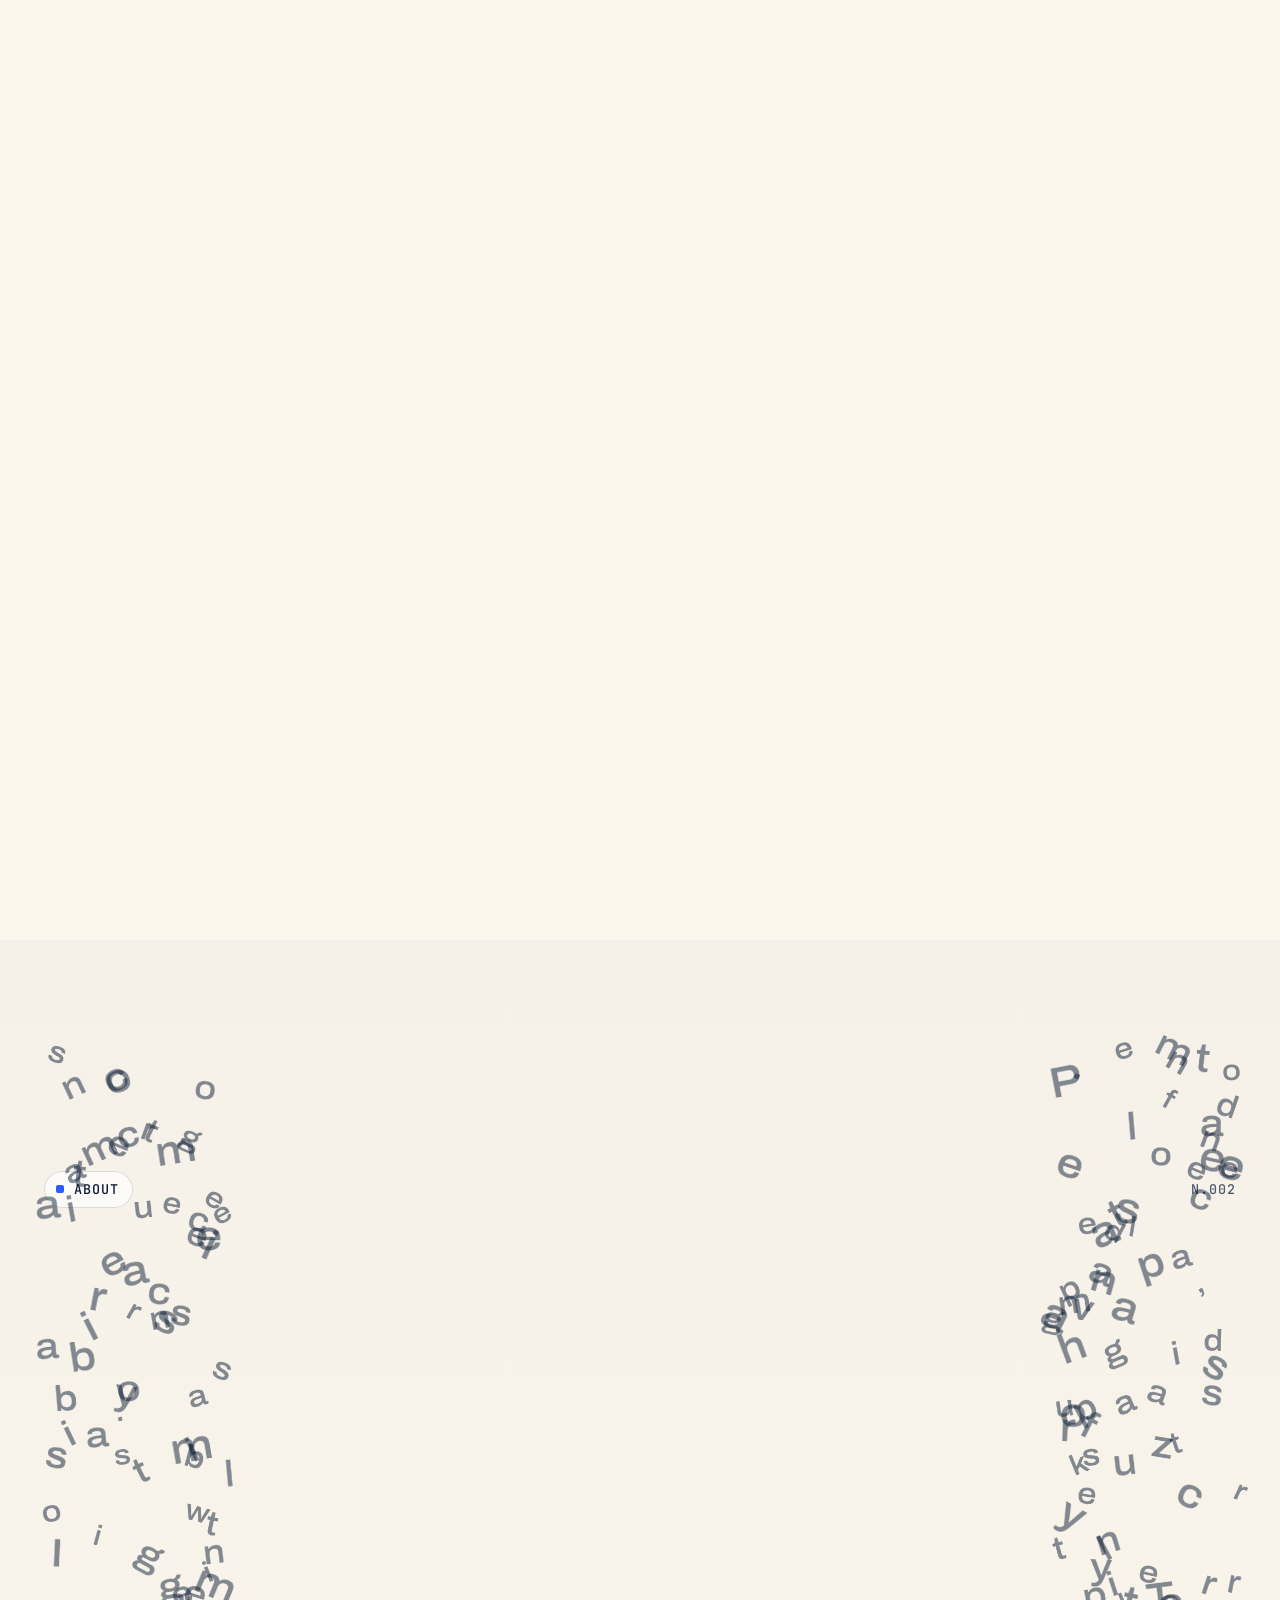
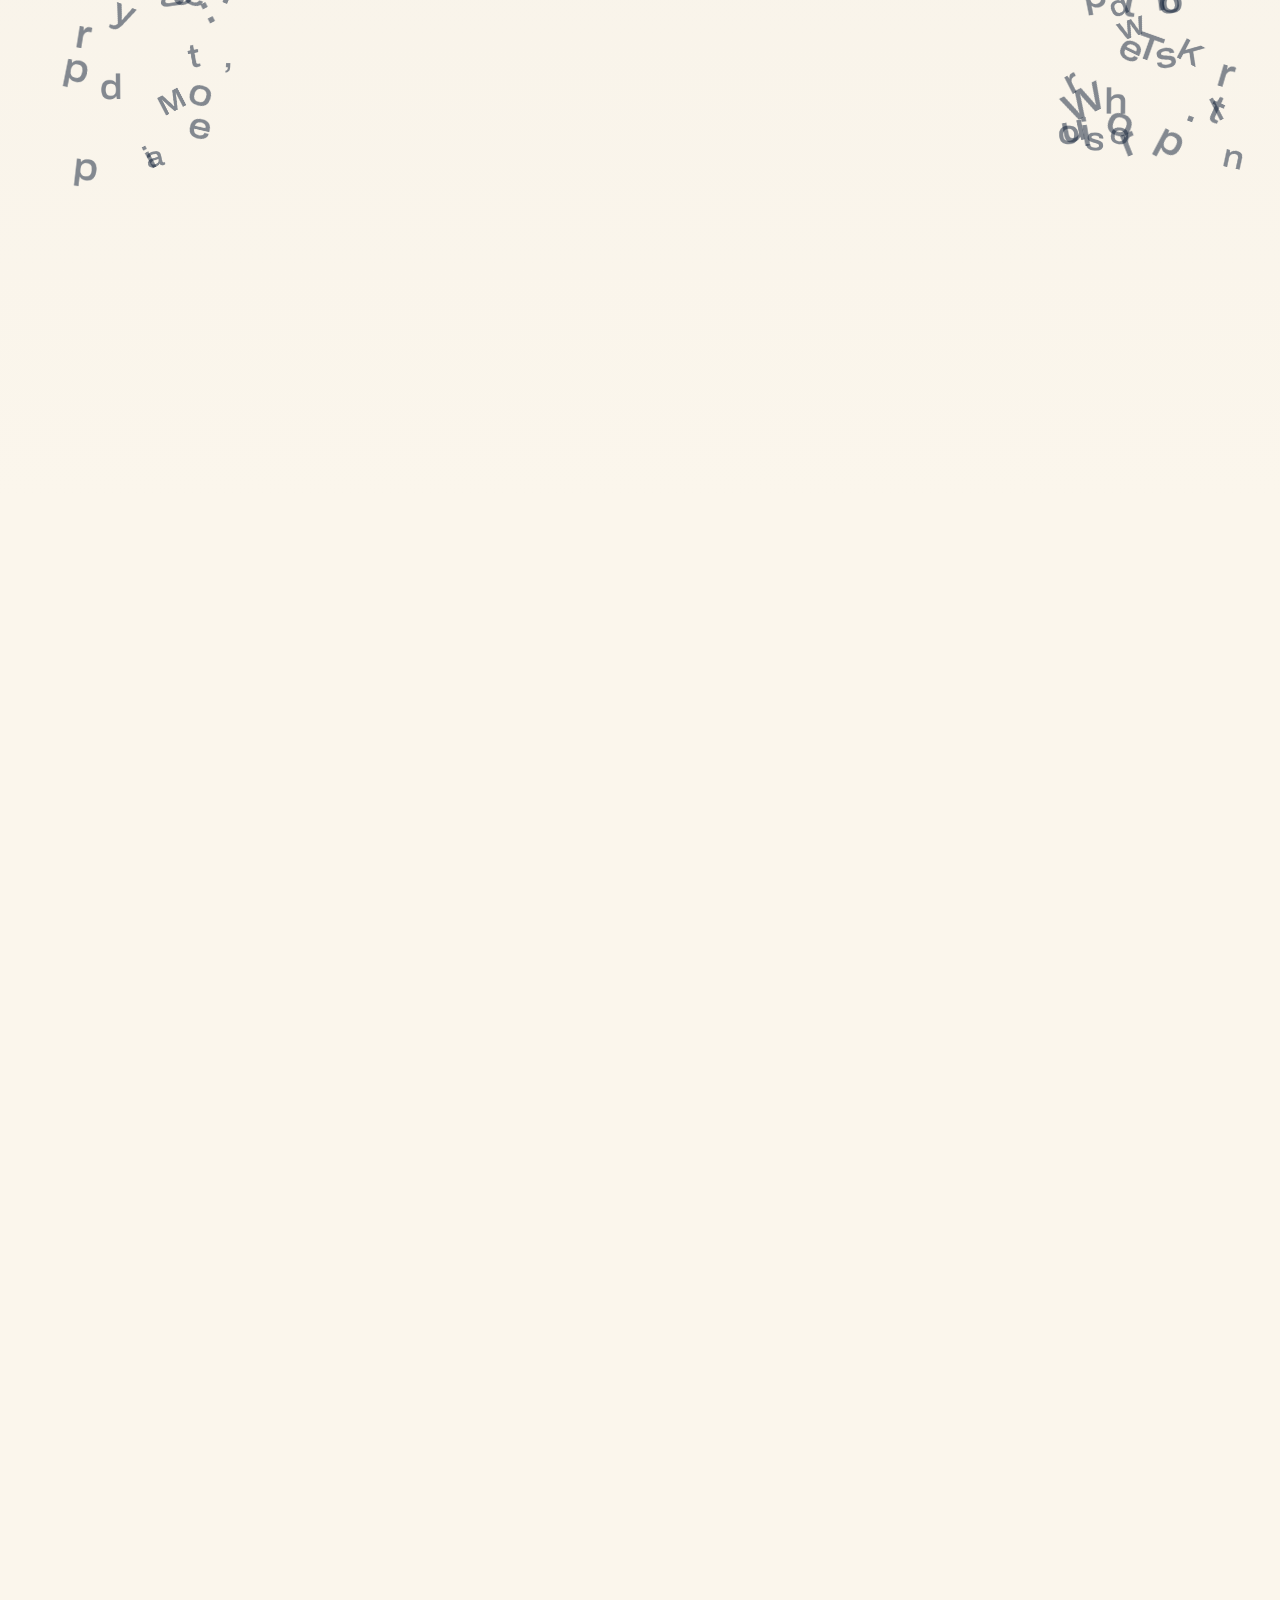
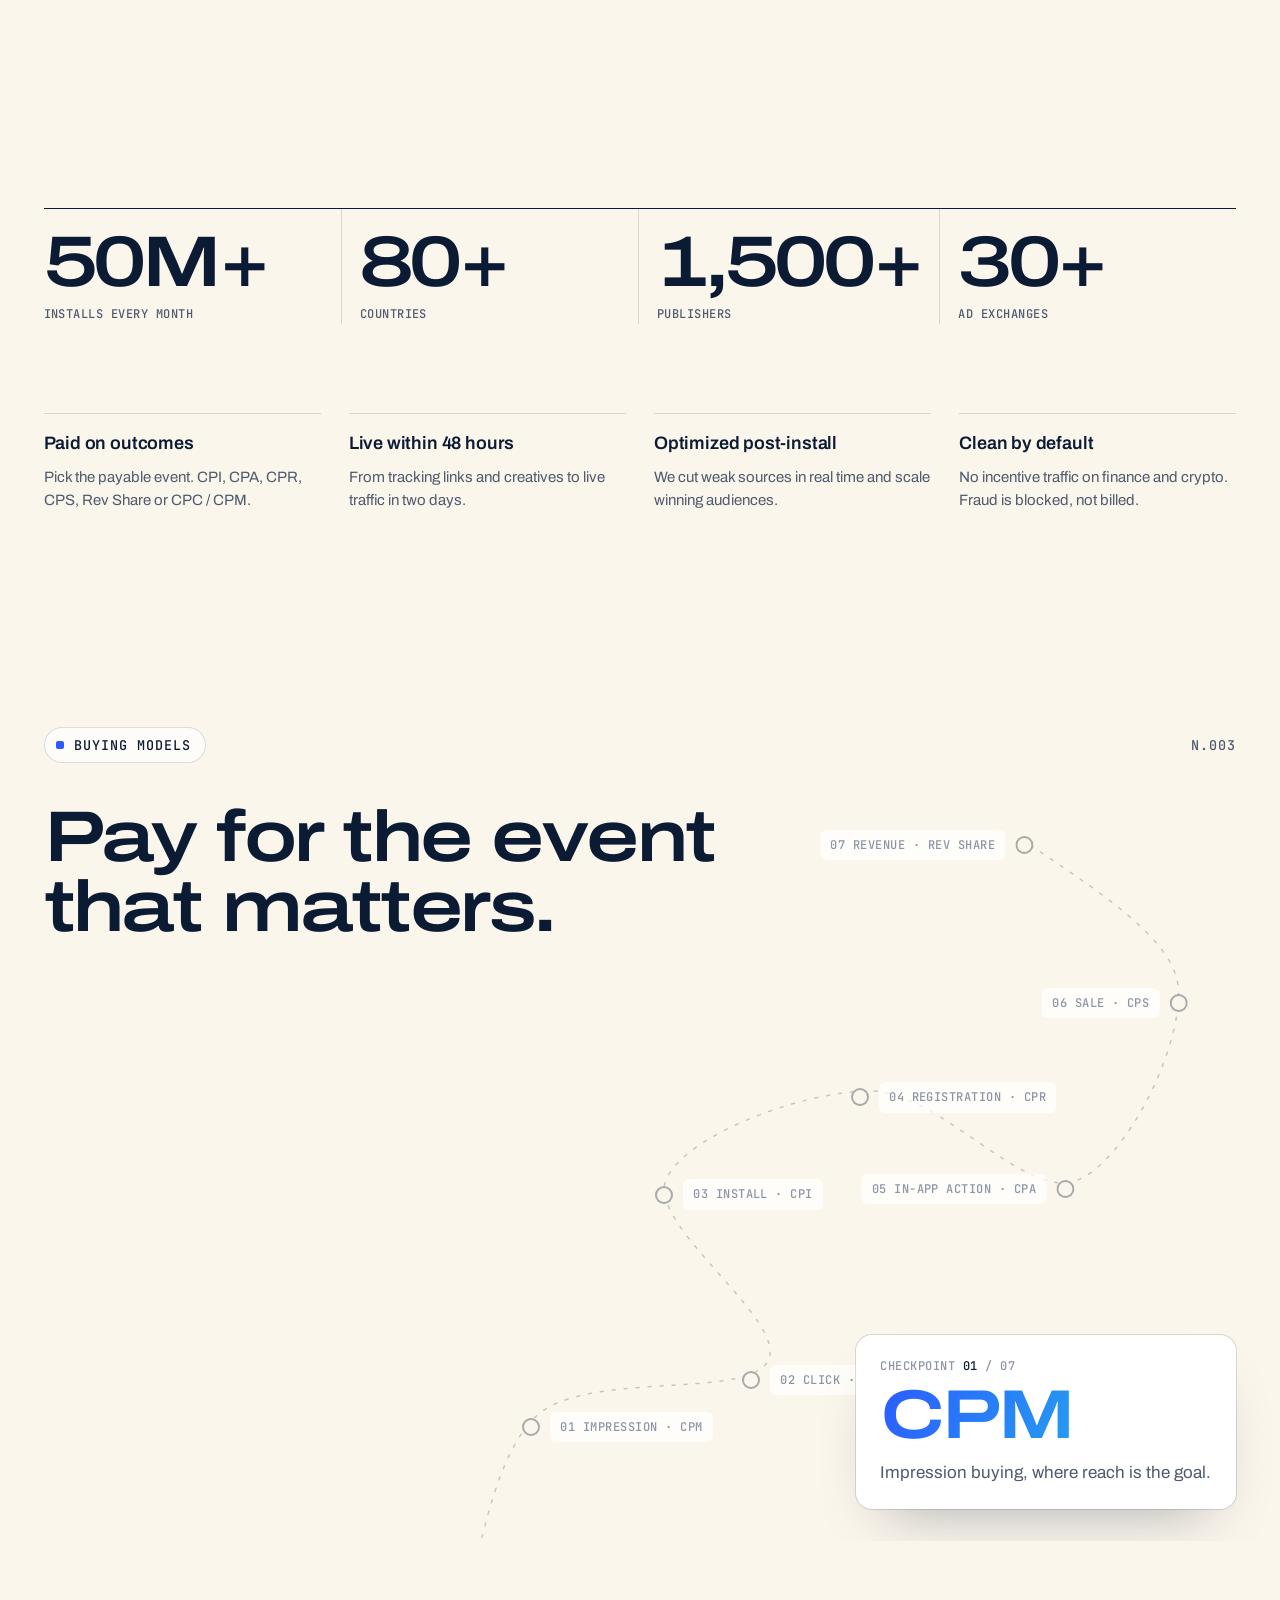
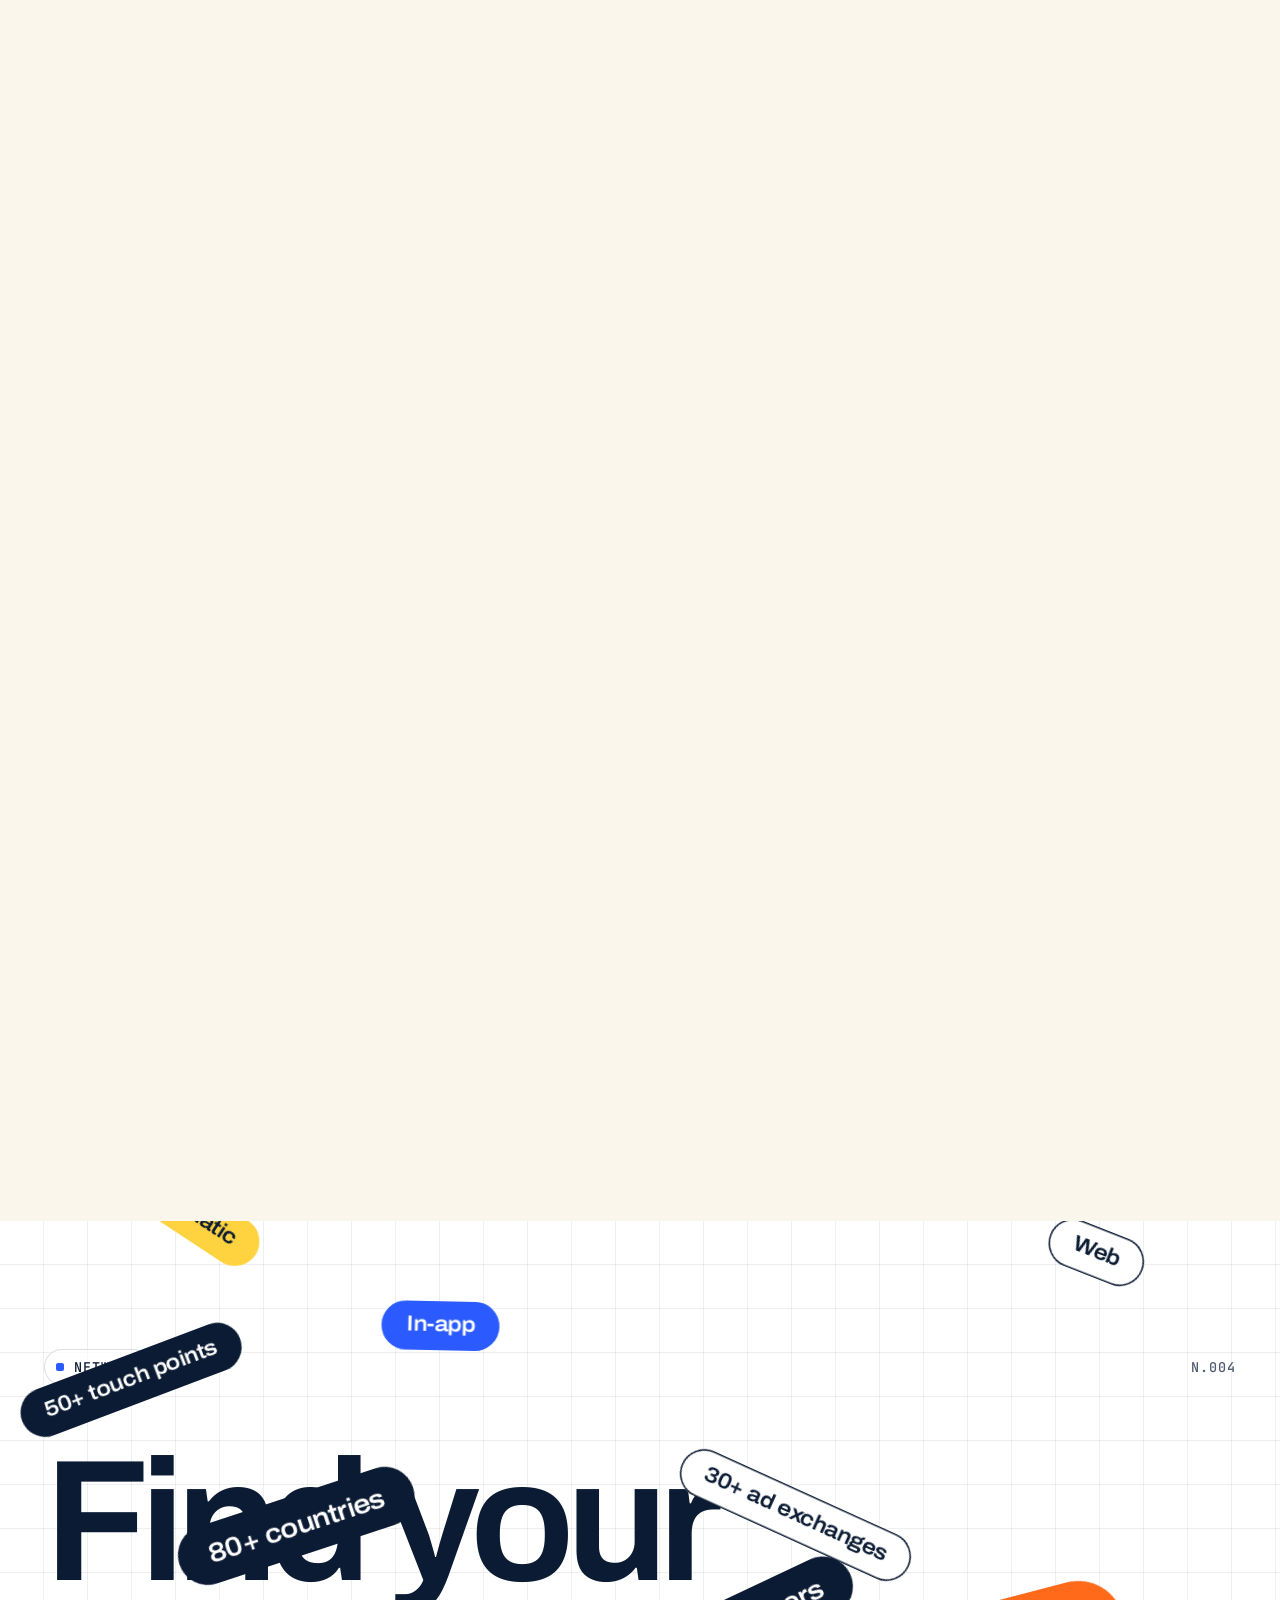
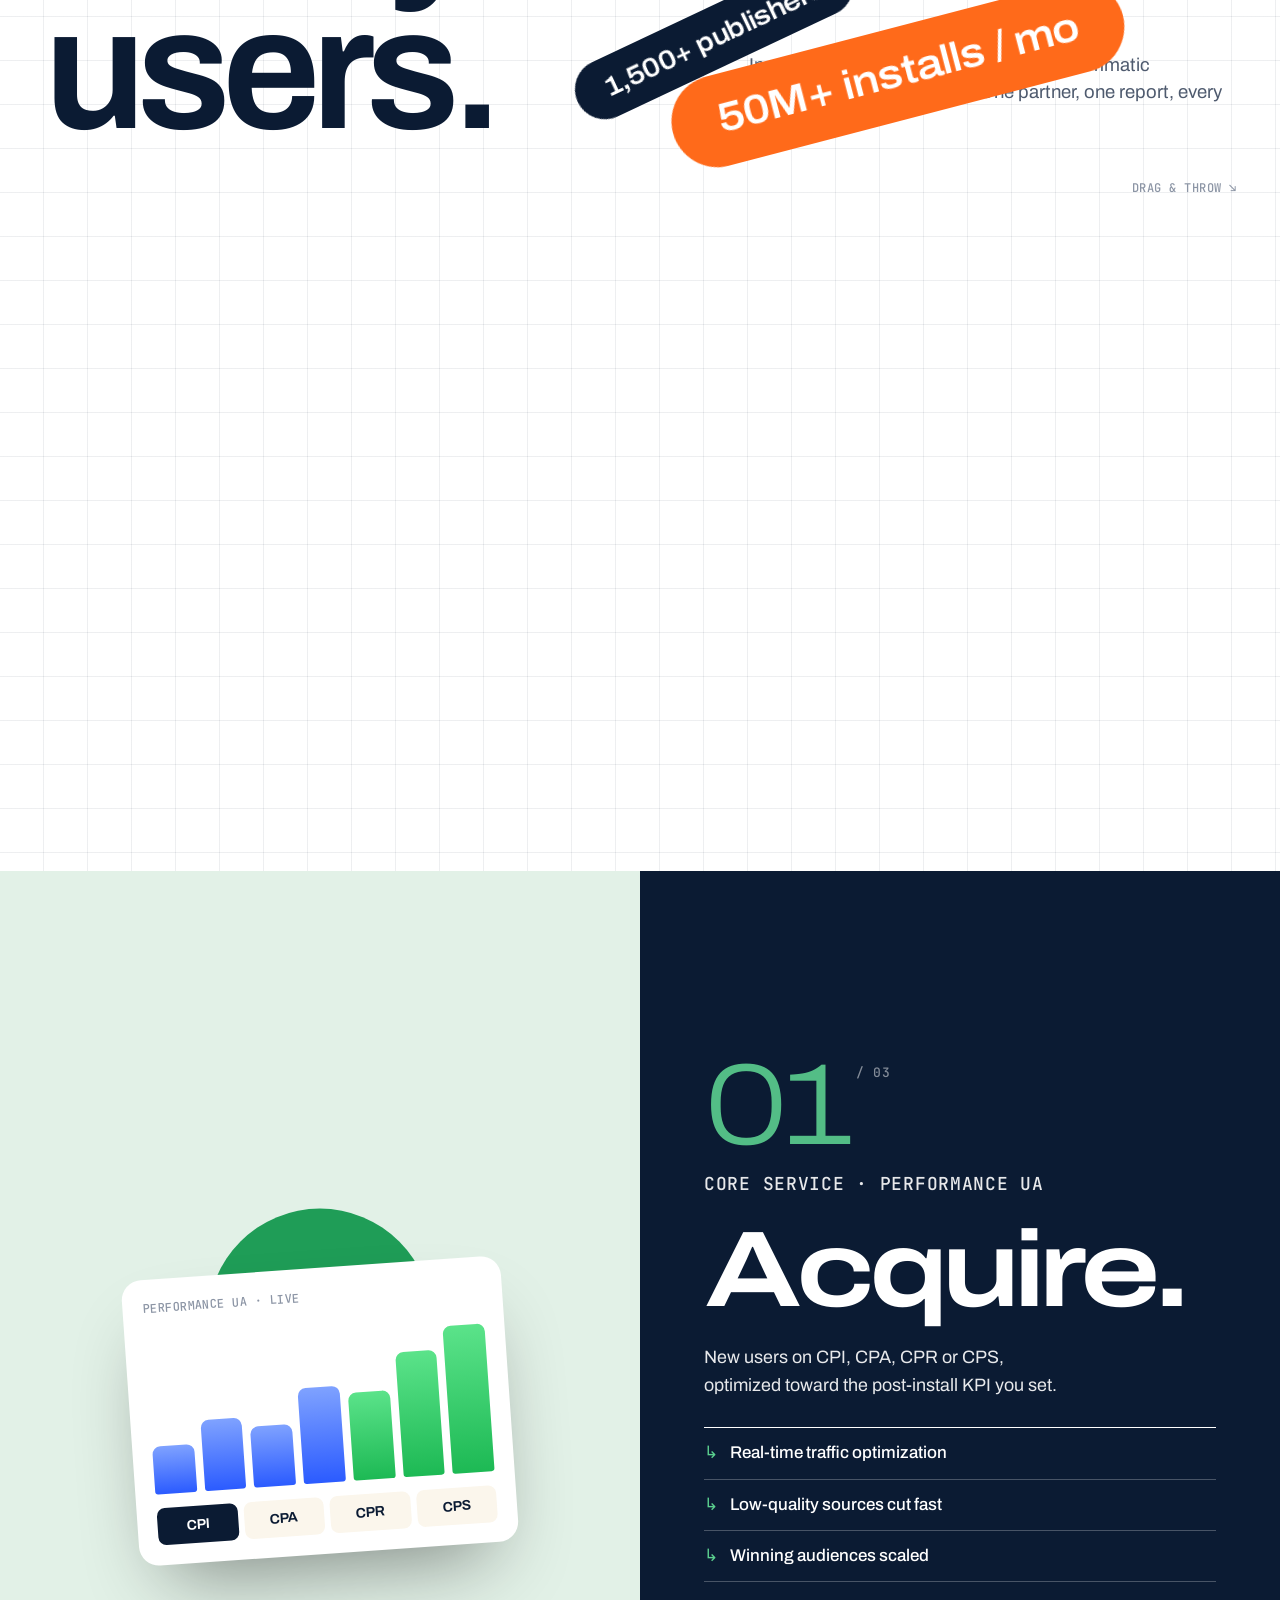
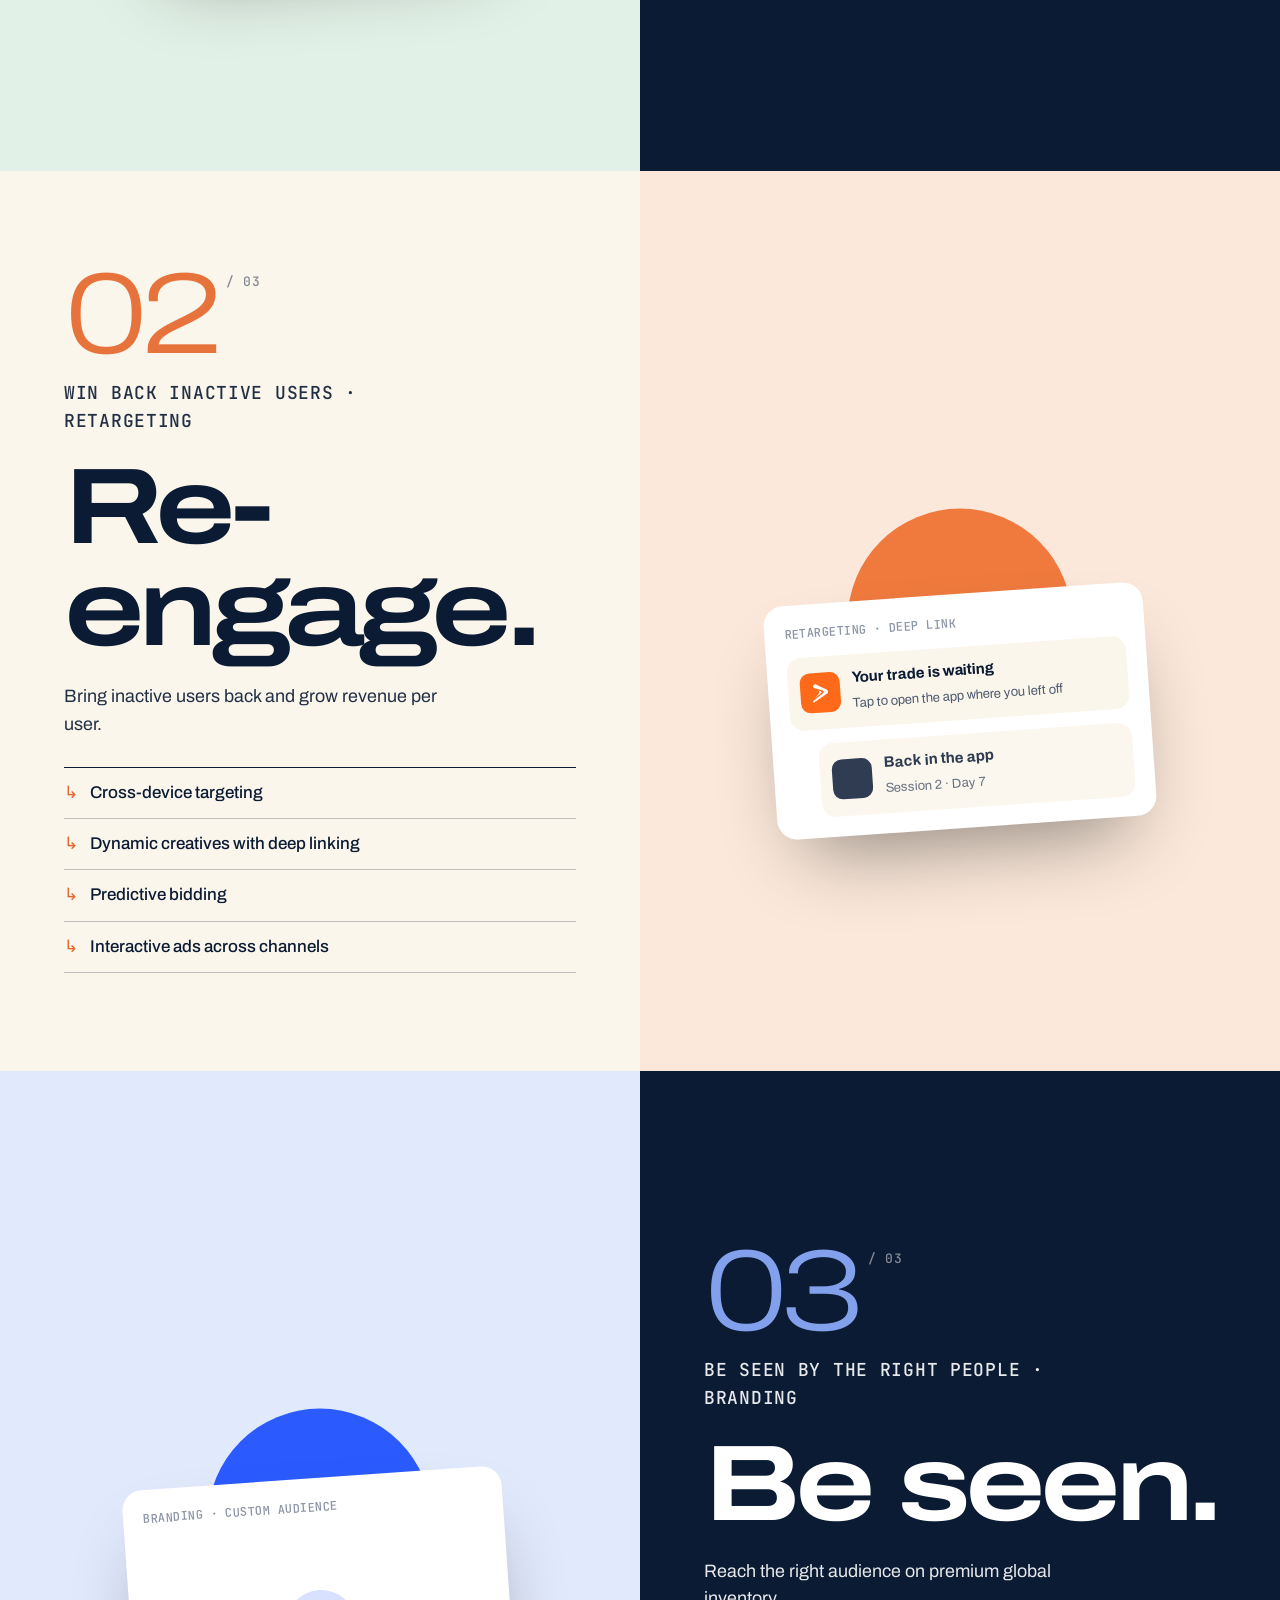
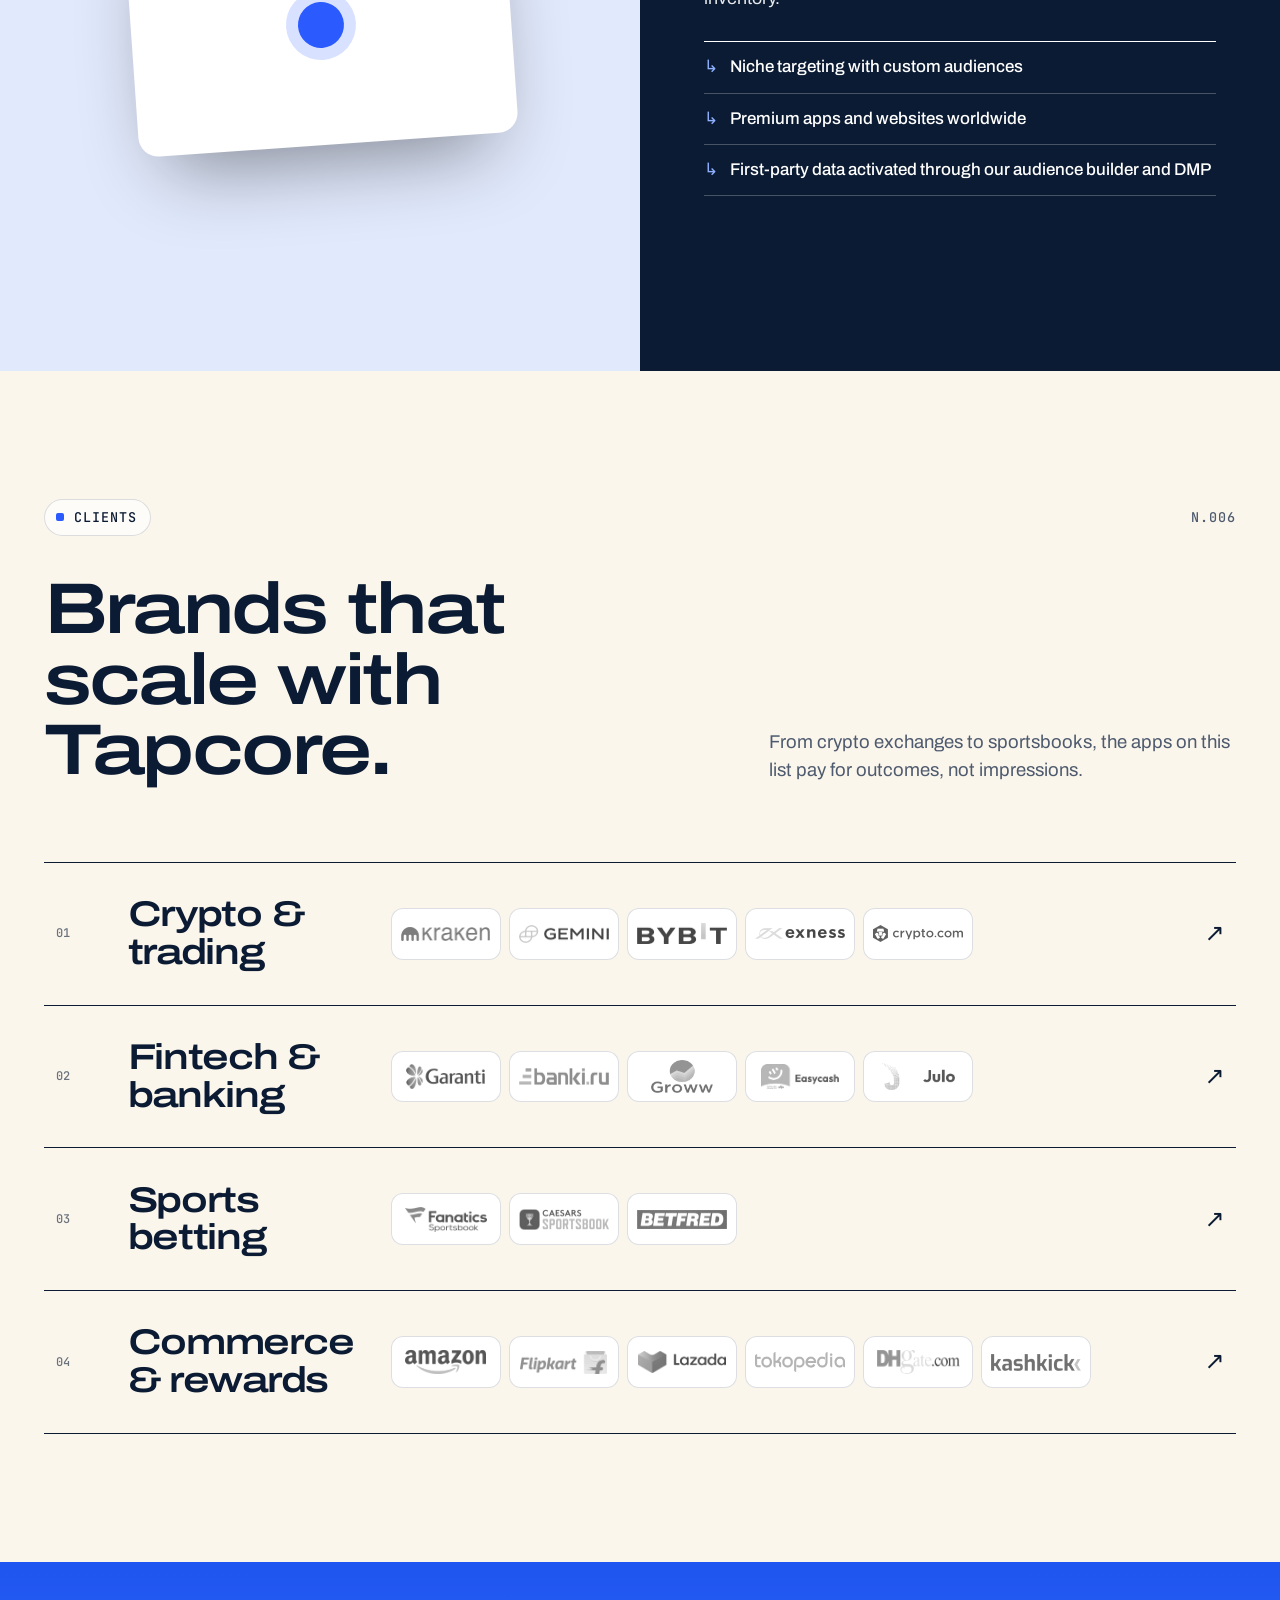
<file: v3/index.html>
<!doctype html>
<html lang="en">
<head>
  <meta charset="utf-8">
  <meta name="viewport" content="width=device-width, initial-scale=1, viewport-fit=cover">
  <title>Tapcore Media | We don't advertise. We craft attention.</title>
  <meta name="description" content="Tapcore Media is a performance marketing agency for global mobile app campaigns. CPI, CPA, CPR, CPS and Rev Share across 1,500+ publishers in 80+ countries.">
  <meta name="theme-color" content="#FBF6EC">
  <link rel="canonical" href="https://www.tapcoremedia.com/">
  <link rel="icon" href="assets/img/favicon.svg" type="image/svg+xml">
  <meta property="og:type" content="website">
  <meta property="og:title" content="Tapcore Media | Mobile growth, paid on outcomes">
  <meta property="og:description" content="Performance user acquisition for Android and iOS apps. Pay for the event that matters to you.">
  <meta name="twitter:card" content="summary_large_image">

  <link rel="preconnect" href="https://fonts.googleapis.com">
  <link rel="preconnect" href="https://fonts.gstatic.com" crossorigin>
  <link rel="stylesheet" href="https://fonts.googleapis.com/css2?family=Archivo:wdth,wght@62..125,300..800&family=JetBrains+Mono:wght@400;500&display=swap">
  <link rel="stylesheet" href="assets/css/style.css">
  <script>
    try {
      if (sessionStorage.getItem("tc-intro") || matchMedia("(prefers-reduced-motion: reduce)").matches)
        document.documentElement.classList.add("skip-intro");
    } catch (e) {}
  </script>
  <script defer src="assets/vendor/gsap.min.js"></script>
  <script defer src="assets/vendor/ScrollTrigger.min.js"></script>
  <script defer src="assets/vendor/lenis.min.js"></script>
  <script defer src="assets/js/main.js"></script>
</head>
<body>
  <svg width="0" height="0" style="position:absolute" aria-hidden="true">
    <defs>
      <linearGradient id="brandGrad" x1="0" y1="0" x2="1" y2="1">
        <stop offset="0" stop-color="#2B5BFF"/>
        <stop offset="1" stop-color="#23C4E8"/>
      </linearGradient>
      <symbol id="mark" viewBox="0 0 536 638"><path fill-rule="evenodd" d="M 84 12 C 44 21,25 60,41 100 C 46 114,55 124,68 131 C 70 132,90 139,96 141 C 97 142,100 143,102 144 C 103 144,105 145,106 145 C 106 145,108 145,109 146 C 111 147,115 148,128 152 C 132 154,137 155,138 156 C 140 157,141 157,169 167 C 181 171,193 175,196 176 C 200 178,221 185,228 188 C 231 188,235 190,237 191 C 238 191,240 192,241 192 C 242 192,243 192,244 193 C 244 193,252 196,261 199 C 286 208,286 208,288 209 C 289 210,290 210,291 210 C 292 210,294 211,295 211 C 298 213,311 217,335 225 C 346 229,360 237,366 243 C 369 246,376 260,378 265 C 383 276,381 296,374 306 C 373 308,372 310,372 311 C 372 314,357 327,344 335 C 337 340,326 348,318 353 C 311 358,303 364,300 366 C 296 368,290 372,286 375 C 282 378,276 382,272 385 C 269 387,262 391,258 394 C 254 397,244 404,235 410 C 226 416,217 422,213 425 C 209 427,202 433,196 437 C 189 441,183 446,180 447 C 178 449,173 453,168 456 C 163 459,159 462,159 462 C 158 463,153 466,148 470 C 142 473,135 478,132 480 C 129 483,125 485,124 486 C 123 486,118 490,113 493 C 108 496,100 502,94 507 C 87 511,78 517,72 521 C 66 526,61 529,60 529 C 60 529,59 530,59 530 C 58 531,58 532,57 532 C 56 532,50 536,38 545 C 34 547,26 553,20 557 L 9 564 9 596 C 9 614,9 629,10 629 C 10 630,12 629,14 628 C 18 627,20 626,43 612 C 50 607,56 604,57 604 C 57 604,59 603,60 602 C 63 599,77 591,88 585 C 90 584,93 582,94 582 C 95 581,99 579,102 576 C 106 574,112 571,116 569 C 119 567,124 563,128 561 C 134 558,150 548,154 546 C 161 542,173 535,173 535 C 174 535,177 533,181 531 C 188 526,220 507,220 507 C 221 507,237 498,241 495 C 242 494,245 492,247 491 C 250 490,266 480,283 470 C 286 468,288 467,289 467 C 289 467,291 466,293 464 C 295 463,300 460,304 458 C 308 455,312 453,313 452 C 314 452,315 451,315 451 C 316 451,318 450,319 449 C 321 447,326 444,330 442 C 333 440,337 438,338 437 C 339 437,342 435,344 434 C 347 432,350 431,351 430 C 362 423,372 417,373 417 C 373 417,376 415,379 414 C 382 412,384 410,385 410 C 385 410,387 409,389 408 C 394 405,425 386,430 383 C 432 382,436 380,439 378 C 442 376,447 373,450 371 C 459 366,463 364,466 362 C 467 361,469 360,469 360 C 470 360,471 359,472 359 C 473 358,477 356,480 353 C 498 344,518 328,518 324 C 518 323,519 321,519 320 C 524 310,525 304,525 284 C 525 265,525 263,523 256 C 516 234,508 223,493 215 C 490 213,486 211,484 210 C 483 209,478 206,474 204 C 464 199,456 194,450 191 C 447 189,444 188,431 181 C 428 179,419 174,412 170 C 405 167,399 163,398 163 C 397 162,395 161,394 160 C 390 158,388 157,374 149 C 368 146,363 143,362 142 C 361 142,360 141,359 141 C 358 141,356 140,355 139 C 353 137,349 135,346 133 C 342 132,338 130,336 128 C 332 126,327 123,313 116 C 309 113,304 111,302 109 C 300 108,295 106,291 104 C 285 100,273 94,268 91 C 265 89,254 83,245 78 C 242 77,237 74,235 73 C 233 71,228 68,223 66 C 218 64,213 61,211 60 C 207 57,201 54,186 46 C 181 43,175 40,172 38 C 169 36,163 33,158 30 C 153 28,147 24,144 22 C 126 12,121 10,104 10 C 96 10,88 11,84 12 M 197 227 C 196 228,199 230,206 234 C 216 240,225 249,228 259 C 231 265,231 284,229 286 C 228 287,228 289,228 290 C 228 293,217 316,213 324 C 210 328,207 332,206 333 C 206 334,203 336,202 339 C 200 342,196 347,194 349 C 192 351,189 355,188 356 C 180 369,126 420,99 442 C 97 444,91 449,85 453 C 73 463,65 471,66 472 C 66 473,69 472,79 465 C 85 461,92 456,96 454 C 100 452,107 447,111 444 C 116 440,123 436,126 434 C 129 432,134 428,139 425 C 143 422,154 415,163 408 C 173 402,181 397,181 396 C 182 395,189 391,196 386 C 204 381,215 373,220 369 C 226 366,235 360,240 357 C 244 353,251 349,254 346 C 257 344,260 342,260 342 C 261 342,282 328,287 323 C 297 315,302 303,302 288 C 302 276,300 270,292 261 C 289 257,272 245,269 245 C 269 245,267 244,265 243 C 253 238,239 234,223 231 C 208 228,206 228,204 227 C 202 226,197 226,197 227"/></symbol>
      <symbol id="cursor" viewBox="0 0 24 24"><path d="M3 2l7.5 19 2.6-7.9L21 10.5z"/></symbol>
    </defs>
  </svg>

  <a class="skip" href="#main">Skip to content</a>

  <!-- Intro counter (skipped on repeat visits and for reduced motion) -->
  <div class="loader" aria-hidden="true">
    <svg class="ld-mark"><use href="#mark" fill="url(#brandGrad)"/></svg>
    <p class="ld-count mono"><span>000</span>%</p>
    <p class="ld-tag mono">Precision · Performance · Profit</p>
  </div>

  <div class="cursor" aria-hidden="true"><span class="c-dot"></span><span class="c-label mono"></span></div>

  <header class="nav" id="nav">
    <a class="brand" href="#top" aria-label="Tapcore Media home">
      <svg class="brand-mark" aria-hidden="true"><use href="#mark" fill="url(#brandGrad)"/></svg>
      <span class="brand-word"><b>TAPCORE</b><i>MEDIA</i></span>
    </a>
    <nav class="nav-links mono" aria-label="Primary">
      <a href="#about">About</a>
      <a href="#models">Models</a>
      <a href="#network">Network</a>
      <a href="#services">Services</a>
      <a href="#clients">Clients</a>
      <a href="#supply">Supply</a>
      <a href="#contact">Contact</a>
    </nav>
    <p class="nav-time mono" aria-label="Local time in Gurugram">GGN <span data-clock>--:--</span> IST</p>
    <a class="nav-cta mono" href="#contact">Start a test</a>
    <button class="burger" aria-label="Open menu" aria-expanded="false" aria-controls="menu"><span></span><span></span></button>
  </header>

  <div class="menu" id="menu" hidden>
    <nav aria-label="Mobile">
      <a href="#about"><small class="mono">01</small>About</a>
      <a href="#models"><small class="mono">02</small>Models</a>
      <a href="#network"><small class="mono">03</small>Network</a>
      <a href="#services"><small class="mono">04</small>Services</a>
      <a href="#clients"><small class="mono">05</small>Clients</a>
      <a href="#contact"><small class="mono">06</small>Contact</a>
    </nav>
    <p class="mono">parth@tapcoremedia.net · +91 96258 98987</p>
  </div>

  <main id="main">

    <!-- =========================================================
         01 HERO · tap the ad, fly into the screen
         ========================================================= -->
    <section class="hero" id="top">
      <div class="hero-stage">
        <div class="hero-sky" aria-hidden="true"><i class="cloud c1"></i><i class="cloud c2"></i><i class="cloud c3"></i></div>
        <div class="fly-clouds" aria-hidden="true"><i class="cloud f1"></i><i class="cloud f2"></i><i class="cloud f3"></i><i class="cloud f4"></i></div>

        <div class="hero-top mono">
          <span>[ N.001 ]</span>
          <span>Performance user acquisition</span>
          <span>Android &amp; iOS</span>
        </div>

        <h1 class="hero-h" aria-label="Mobile growth, paid on outcomes.">
          <span class="hh hh-l" aria-hidden="true">Mobile</span>
          <span class="hh hh-r" aria-hidden="true">growth</span>
        </h1>

        <span class="device-shadow" aria-hidden="true"></span>
        <div class="device" aria-hidden="true">
          <div class="device-body">
            <span class="d-btn d-btn1"></span><span class="d-btn d-btn2"></span><span class="d-btn d-btn3"></span>
            <div class="screen">
              <div class="scr-sky"><div class="scr-world"><i class="cloud w1"></i><i class="cloud w2"></i><i class="cloud w3"></i><i class="cloud w4"></i></div></div>
              <div class="scr-ui">
                <div class="scr-status mono"><span>9:41</span><span class="scr-island"></span><span>5G ▮▮▮</span></div>
                <p class="scr-sponsored mono">Sponsored</p>
                <div class="scr-app">
                  <span class="scr-icon"><svg><use href="#mark" fill="#fff"/></svg></span>
                  <div><b>Your App</b><small>Finance · ★ 4.8</small></div>
                </div>
                <div class="scr-shots"><i></i><i></i><i></i></div>
                <span class="scr-install"><b class="si-a">Install</b><b class="si-b">Installed ✓</b></span>
                <p class="scr-plus mono">+1 install · tracked</p>
              </div>
              <span class="finger"><i></i></span>
            </div>
          </div>
        </div>

        <p class="hero-sub">Paid on outcomes.<br><span>You pay for installs, registrations, deposits and trades. Nothing else.</span></p>

        <div class="hero-foot mono">
          <span class="scroll-hint">Scroll to tap <i></i></span>
          <span>80+ countries</span>
          <span>1,500+ publishers</span>
        </div>

        <div class="manifesto" aria-label="We don't advertise. We craft attention.">
          <div class="mf-corner tl mono">Manifesto</div>
          <div class="mf-corner tr mono">N.001</div>
          <div class="mf-corner bl mono">Tapcore Media</div>
          <div class="mf-corner br mono">Gurugram · <span data-clock>--:--</span> IST</div>
          <svg class="mf-mark" aria-hidden="true"><use href="#mark" fill="url(#brandGrad)"/></svg>
          <p class="mf-line l1" aria-hidden="true">We don't advertise.</p>
          <span class="mf-rule" aria-hidden="true"></span>
          <p class="mf-line l2" aria-hidden="true">We craft attention.</p>
          <p class="mf-sub mono" aria-hidden="true">Performance user acquisition for Android and iOS</p>
        </div>
      </div>
    </section>

    <!-- =========================================================
         02 ABOUT · on the sky
         ========================================================= -->
    <section class="about" id="about">
      <div class="about-pin">
        <div class="wrap">
          <div class="sec-meta mono"><span>About</span><span>N.002</span></div>
          <p class="about-big" data-assemble>Tapcore Media is a performance marketing agency for global mobile app campaigns. We buy outcomes: installs, registrations, deposits and trades. Then we optimize every source toward the KPI you set.</p>
        </div>
      </div>
      <div class="wrap">
        <dl class="about-stats">
          <div><dt class="mono">Installs every month</dt><dd><span data-count="50">0</span>M+</dd></div>
          <div><dt class="mono">Countries</dt><dd><span data-count="80">0</span>+</dd></div>
          <div><dt class="mono">Publishers</dt><dd><span data-count="1500">0</span>+</dd></div>
          <div><dt class="mono">Ad exchanges</dt><dd><span data-count="30">0</span>+</dd></div>
        </dl>

        <div class="about-cols">
          <article><h3>Paid on outcomes</h3><p>Pick the payable event. CPI, CPA, CPR, CPS, Rev Share or CPC / CPM.</p></article>
          <article><h3>Live within 48 hours</h3><p>From tracking links and creatives to live traffic in two days.</p></article>
          <article><h3>Optimized post-install</h3><p>We cut weak sources in real time and scale winning audiences.</p></article>
          <article><h3>Clean by default</h3><p>No incentive traffic on finance and crypto. Fraud is blocked, not billed.</p></article>
        </div>
      </div>
    </section>

    <!-- =========================================================
         03 MODELS · the flight path
         ========================================================= -->
    <section class="flight" id="models" aria-labelledby="models-title">
      <div class="flight-stage">
        <div class="flight-head">
          <div class="sec-meta mono"><span>Buying models</span><span>N.003</span></div>
          <h2 class="h-wide" id="models-title">Pay for the event<br>that matters.</h2>
        </div>
        <svg class="flight-svg" aria-hidden="true">
          <path class="fp-base"/>
          <path class="fp-trail"/>
        </svg>
        <div class="fp-nodes" aria-hidden="true"></div>
        <div class="plane" aria-hidden="true"><svg><use href="#mark" fill="url(#brandGrad)"/></svg></div>
        <div class="flight-card" aria-live="polite">
          <p class="fc-step mono">Checkpoint <b>01</b> / 07</p>
          <p class="fc-model">CPM</p>
          <p class="fc-desc">Impression buying, where reach is the goal.</p>
        </div>
        <ul class="sr-only">
          <li>CPM / CPC: click or impression buying, where it fits the goal.</li>
          <li>CPI: cost per install.</li>
          <li>CPR: cost per registration.</li>
          <li>CPA: cost per in-app action, such as a deposit, trade or purchase.</li>
          <li>CPS: cost per sale.</li>
          <li>Rev Share: a share of the revenue your users generate.</li>
        </ul>
      </div>
    </section>

    <!-- =========================================================
         04 NETWORK · physics playground
         ========================================================= -->
    <section class="network grid-paper" id="network" aria-labelledby="network-title">
      <div class="wrap net-head">
        <div class="sec-meta mono"><span>Network</span><span>N.004</span></div>
        <h2 class="h-giant" id="network-title">Find your<br>users.</h2>
        <p class="lead">In-app publishers, website owners, programmatic exchanges and SDK supply. One partner, one report, every touch point.</p>
      </div>
      <div class="playground" aria-label="Tapcore network in numbers: 50M+ installs a month, 1,500+ publishers, 80+ countries, 30+ ad exchanges, 50+ touch points.">
        <p class="pg-hint mono">Drag &amp; throw ↘</p>
        <div class="pg-items" aria-hidden="true">
          <span class="pg pill p-orange xl">50M+ installs / mo</span>
          <span class="pg pill p-ink lg">1,500+ publishers</span>
          <span class="pg pill p-ink lg">80+ countries</span>
          <span class="pg pill p-white">30+ ad exchanges</span>
          <span class="pg pill p-ink">50+ touch points</span>
          <span class="pg pill p-blue">In-app</span>
          <span class="pg pill p-white">Web</span>
          <span class="pg pill p-yellow">Programmatic</span>
          <span class="pg pill p-white">SDK</span>
          <span class="pg pill p-green">Android</span>
          <span class="pg pill p-ink">iOS</span>
          <span class="pg hex" data-shape="hex"></span>
          <span class="pg sq" data-shape="box"></span>
          <span class="pg eye" data-shape="circle"><i></i></span>
          <span class="pg eye" data-shape="circle"><i></i></span>
          <span class="pg ball" data-shape="circle"></span>
        </div>
      </div>
    </section>

    <!-- =========================================================
         05 SERVICES · split panels
         ========================================================= -->
    <section class="services" id="services" aria-labelledby="services-title">
      <h2 class="sr-only" id="services-title">Three ways we grow your app</h2>

      <article class="split s-green">
        <div class="split-color">
          <span class="big-circle"></span>
          <div class="ui-card ui-ua" aria-hidden="true">
            <p class="mono">Performance UA · Live</p>
            <div class="ua-bars"><i style="--h:30%"></i><i style="--h:44%"></i><i style="--h:38%"></i><i style="--h:60%"></i><i style="--h:55%"></i><i style="--h:78%"></i><i style="--h:92%"></i></div>
            <div class="ua-chips"><span>CPI</span><span>CPA</span><span>CPR</span><span>CPS</span></div>
          </div>
        </div>
        <div class="split-text">
          <p class="split-num" aria-hidden="true"><b>01</b><span class="mono">/ 03</span></p>
          <p class="mono split-k">Core service · Performance UA</p>
          <h3 class="h-split">Acquire.</h3>
          <p>New users on CPI, CPA, CPR or CPS, optimized toward the post-install KPI you set.</p>
          <ul class="dash-list">
            <li>Real-time traffic optimization</li>
            <li>Low-quality sources cut fast</li>
            <li>Winning audiences scaled</li>
          </ul>
        </div>
      </article>

      <article class="split s-orange rev">
        <div class="split-color">
          <span class="big-circle"></span>
          <div class="ui-card ui-rt" aria-hidden="true">
            <p class="mono">Retargeting · Deep link</p>
            <div class="rt-notif"><span class="rt-ic"><svg><use href="#mark" fill="#fff"/></svg></span><div><b>Your trade is waiting</b><small>Tap to open the app where you left off</small></div></div>
            <div class="rt-notif n2"><span class="rt-ic"></span><div><b>Back in the app</b><small>Session 2 · Day 7</small></div></div>
          </div>
        </div>
        <div class="split-text">
          <p class="split-num" aria-hidden="true"><b>02</b><span class="mono">/ 03</span></p>
          <p class="mono split-k">Win back inactive users · Retargeting</p>
          <h3 class="h-split">Re-engage.</h3>
          <p>Bring inactive users back and grow revenue per user.</p>
          <ul class="dash-list">
            <li>Cross-device targeting</li>
            <li>Dynamic creatives with deep linking</li>
            <li>Predictive bidding</li>
            <li>Interactive ads across channels</li>
          </ul>
        </div>
      </article>

      <article class="split s-blue">
        <div class="split-color">
          <span class="big-circle"></span>
          <div class="ui-card ui-br" aria-hidden="true">
            <p class="mono">Branding · Custom audience</p>
            <div class="br-target"><i></i><i></i><i></i><b></b></div>
          </div>
        </div>
        <div class="split-text">
          <p class="split-num" aria-hidden="true"><b>03</b><span class="mono">/ 03</span></p>
          <p class="mono split-k">Be seen by the right people · Branding</p>
          <h3 class="h-split">Be seen.</h3>
          <p>Reach the right audience on premium global inventory.</p>
          <ul class="dash-list">
            <li>Niche targeting with custom audiences</li>
            <li>Premium apps and websites worldwide</li>
            <li>First-party data activated through our audience builder and DMP</li>
          </ul>
        </div>
      </article>
    </section>

    <!-- =========================================================
         06 CLIENTS · index table
         ========================================================= -->
    <section class="clients" id="clients" aria-labelledby="clients-title">
      <div class="wrap">
        <div class="sec-meta mono"><span>Clients</span><span>N.006</span></div>
        <div class="clients-head">
          <h2 class="h-wide" id="clients-title">Brands that<br>scale with Tapcore.</h2>
          <p class="lead">From crypto exchanges to sportsbooks, the apps on this list pay for outcomes, not impressions.</p>
        </div>
        <ol class="ctable">
          <li style="--c:var(--blue)"><span class="ct-n mono">01</span><span class="ct-v">Crypto &amp; trading</span><span class="ct-logos"><span class="chip"><img src="assets/img/logos/kraken.png" alt="Kraken" style="width:81.2%" loading="lazy" decoding="async"></span><span class="chip"><img src="assets/img/logos/gemini.png" alt="Gemini" style="width:81.2%" loading="lazy" decoding="async"></span><span class="chip"><img src="assets/img/logos/bybit.png" alt="Bybit" style="width:81.2%" loading="lazy" decoding="async"></span><span class="chip"><img src="assets/img/logos/exness.png" alt="Exness" style="width:81.2%" loading="lazy" decoding="async"></span><span class="chip"><img src="assets/img/logos/cryptocom.png" alt="Crypto.com" style="width:81.2%" loading="lazy" decoding="async"></span></span><span class="ct-a" aria-hidden="true">↗</span></li>
          <li style="--c:var(--green)"><span class="ct-n mono">02</span><span class="ct-v">Fintech &amp; banking</span><span class="ct-logos"><span class="chip"><img src="assets/img/logos/garanti.png" alt="Garanti" style="width:71.8%" loading="lazy" decoding="async"></span><span class="chip"><img src="assets/img/logos/bankiru.png" alt="Banki.ru" style="width:81.2%" loading="lazy" decoding="async"></span><span class="chip"><img src="assets/img/logos/groww.png" alt="Groww" style="width:56.0%" loading="lazy" decoding="async"></span><span class="chip"><img src="assets/img/logos/easycash.png" alt="Easycash" style="width:71.4%" loading="lazy" decoding="async"></span><span class="chip"><img src="assets/img/logos/julo.png" alt="Julo" style="width:66.4%" loading="lazy" decoding="async"></span></span><span class="ct-a" aria-hidden="true">↗</span></li>
          <li style="--c:var(--orange)"><span class="ct-n mono">03</span><span class="ct-v">Sports betting</span><span class="ct-logos"><span class="chip"><img src="assets/img/logos/fanatics.png" alt="Fanatics Sportsbook" style="width:74.1%" loading="lazy" decoding="async"></span><span class="chip"><img src="assets/img/logos/caesars.png" alt="Caesars Sportsbook" style="width:81.2%" loading="lazy" decoding="async"></span><span class="chip"><img src="assets/img/logos/betfred.png" alt="Betfred" style="width:81.2%" loading="lazy" decoding="async"></span></span><span class="ct-a" aria-hidden="true">↗</span></li>
          <li style="--c:var(--yellow);--t:var(--ink)"><span class="ct-n mono">04</span><span class="ct-v">Commerce &amp; rewards</span><span class="ct-logos"><span class="chip"><img src="assets/img/logos/amazon.png" alt="Amazon" style="width:73.8%" loading="lazy" decoding="async"></span><span class="chip"><img src="assets/img/logos/flipkart.png" alt="Flipkart" style="width:79.0%" loading="lazy" decoding="async"></span><span class="chip"><img src="assets/img/logos/lazada.png" alt="Lazada" style="width:79.4%" loading="lazy" decoding="async"></span><span class="chip"><img src="assets/img/logos/tokopedia.png" alt="Tokopedia" style="width:81.2%" loading="lazy" decoding="async"></span><span class="chip"><img src="assets/img/logos/dhgate.png" alt="DHgate" style="width:75.5%" loading="lazy" decoding="async"></span><span class="chip"><img src="assets/img/logos/kashkick.png" alt="Kashkick" style="width:81.2%" loading="lazy" decoding="async"></span></span><span class="ct-a" aria-hidden="true">↗</span></li>
        </ol>
      </div>
    </section>

    <!-- =========================================================
         07 GLOBAL · supply on the sky
         ========================================================= -->
    <section class="global" id="supply" aria-labelledby="global-title">
      <div class="global-stage">
        <p class="global-word" aria-hidden="true">Global</p>
        <canvas class="globe" aria-hidden="true"></canvas>
        <div class="wrap global-meta sec-meta mono"><span>Supply</span><span>N.007</span></div>
        <h2 class="sr-only" id="global-title">Where your ads run</h2>
      </div>
      <div class="wrap global-grid">
        <div class="g-card g-sources">
          <p class="mono g-title">Where your ads run</p>
          <ul>
            <li><b>In-app publishers</b><span>Direct relationships with app owners</span></li>
            <li><b>Website owners</b><span>Direct web inventory</span></li>
            <li><b>Programmatic</b><span>30+ ad exchanges integrated</span></li>
            <li><b>SDK inventory</b><span>SDK-integrated app supply</span></li>
          </ul>
        </div>
        <div class="g-card g-inv">
          <p class="mono g-title">Inventory by app category</p>
          <div class="bar"><span>Entertainment</span><i style="--v:29"></i><b>29%</b></div>
          <div class="bar"><span>Shopping</span><i style="--v:28"></i><b>28%</b></div>
          <div class="bar"><span>Gaming</span><i style="--v:24"></i><b>24%</b></div>
          <div class="bar"><span>Utility</span><i style="--v:8"></i><b>8%</b></div>
          <div class="bar"><span>Travel</span><i style="--v:6"></i><b>6%</b></div>
          <div class="bar"><span>Finance</span><i style="--v:5"></i><b>5%</b></div>
        </div>
      </div>
      <div class="pub-strip">
        <p class="wrap mono pub-label">Publishers we work with</p>
        <div class="marquee">
          <div class="track logos"><img src="assets/img/logos/oppo.png" alt="OPPO" style="width:160px" loading="lazy" decoding="async"><img src="assets/img/logos/samsung.png" alt="Samsung" style="width:190px" loading="lazy" decoding="async"><img src="assets/img/logos/shareit.png" alt="SHAREit" style="width:153px" loading="lazy" decoding="async"><img src="assets/img/logos/taboola.png" alt="Taboola" style="width:160px" loading="lazy" decoding="async"><img src="assets/img/logos/truecaller.png" alt="Truecaller" style="width:180px" loading="lazy" decoding="async"><img src="assets/img/logos/unityads.png" alt="Unity Ads" style="width:159px" loading="lazy" decoding="async"><img src="assets/img/logos/vivo.png" alt="vivo" style="width:154px" loading="lazy" decoding="async"><img src="assets/img/logos/oppo.png" alt="" aria-hidden="true" style="width:160px" loading="lazy" decoding="async"><img src="assets/img/logos/samsung.png" alt="" aria-hidden="true" style="width:190px" loading="lazy" decoding="async"><img src="assets/img/logos/shareit.png" alt="" aria-hidden="true" style="width:153px" loading="lazy" decoding="async"><img src="assets/img/logos/taboola.png" alt="" aria-hidden="true" style="width:160px" loading="lazy" decoding="async"><img src="assets/img/logos/truecaller.png" alt="" aria-hidden="true" style="width:180px" loading="lazy" decoding="async"><img src="assets/img/logos/unityads.png" alt="" aria-hidden="true" style="width:159px" loading="lazy" decoding="async"><img src="assets/img/logos/vivo.png" alt="" aria-hidden="true" style="width:154px" loading="lazy" decoding="async"></div>
        </div>
      </div>
    </section>


    <!-- =========================================================
         08 QUALITY · anti-fraud board
         ========================================================= -->
    <section class="quality grid-paper" id="quality" aria-labelledby="quality-title">
      <div class="wrap quality-grid">
        <div>
          <div class="sec-meta mono"><span>Quality</span><span>N.008</span></div>
          <h2 class="h-wide" id="quality-title">Clean traffic.<br>Verified.</h2>
          <ul class="q-list">
            <li><span class="mono">01</span><div><h3>No incentive traffic on finance</h3><p>No incentive or reward-based publishers on finance and crypto campaigns.</p></div></li>
            <li><span class="mono">02</span><div><h3>Fraud detected and blocked</h3><p>In-house data analysts plus third-party anti-fraud tools.</p></div></li>
            <li><span class="mono">03</span><div><h3>Weak sources removed in real time</h3><p>Live data analysis cuts low-quality traffic and scales what works.</p></div></li>
          </ul>
        </div>
        <div class="board">
          <div class="board-bar mono"><span>•••</span><span>Anti-fraud filter</span><span class="b-live">● Live</span></div>
          <div class="board-body">
            <div class="filter-top mono"><span><i class="dot-ok"></i>Clean users</span><span><i class="dot-bad"></i>Blocked <b data-blocked>0</b></span></div>
            <canvas class="filter" aria-hidden="true"></canvas>
            <div class="partners">
              <div><p class="mono">Tracking &amp; attribution</p><ul><li>AppsFlyer</li><li>Adjust</li><li>Singular</li><li>Branch</li></ul></div>
              <div><p class="mono">Fraud prevention</p><ul><li>Protect360</li><li>Interceptd</li><li>FraudScore</li></ul></div>
            </div>
          </div>
        </div>
      </div>
    </section>

    <!-- =========================================================
         09 PROCESS · horizontal run with live cursors
         ========================================================= -->
    <section class="process" id="process" aria-labelledby="process-title">
      <div class="proc-stage">
        <div class="proc-track">
          <div class="proc-panel p-intro">
            <div class="sec-meta mono"><span>How we work</span><span>N.009</span></div>
            <h2 class="h-wide" id="process-title">Four moves.<br>One loop.</h2>
            <p class="lead">Detailed, automated reports on a regular schedule, so you always see what you pay for.</p>
            <p class="mono proc-hint">Keep scrolling →</p>
          </div>
          <article class="proc-panel p1"><span class="pn">01</span><h3>Target.</h3><p>Show ads to the most relevant audience.</p></article>
          <article class="proc-panel p2"><span class="pn">02</span><h3>Measure.</h3><p>Track touch points, your KPIs and user engagement.</p></article>
          <article class="proc-panel p3"><span class="pn">03</span><h3>Optimize.</h3><p>Move spend toward what performs.</p></article>
          <article class="proc-panel p4"><span class="pn">04</span><h3>Scale.</h3><p>Grow volume toward your targets and ROI.</p></article>
        </div>
        <div class="cursors" aria-hidden="true">
          <span class="mc mc-you"><svg><use href="#cursor"/></svg><b class="mono">You</b></span>
          <span class="mc mc-tc"><svg><use href="#cursor"/></svg><b class="mono">Tapcore</b></span>
          <span class="mc mc-pub"><svg><use href="#cursor"/></svg><b class="mono">Publisher</b></span>
        </div>
      </div>
    </section>

    <!-- =========================================================
         10 FORMATS
         ========================================================= -->
    <section class="formats" aria-labelledby="formats-title">
      <div class="wrap fmt-head">
        <div>
          <div class="sec-meta mono"><span>Ad formats</span><span>N.010</span></div>
          <h2 class="h-wide" id="formats-title">Built for every<br>placement.</h2>
        </div>
        <p class="lead">Creatives are tailor-made for each campaign. Offer walls are not used on finance or crypto campaigns.</p>
      </div>
      <div class="fmt-scroller" tabindex="0" aria-label="Ad formats, scroll horizontally">
        <div class="fmt-track">
          <figure class="fmt"><div class="mini m-banner"><i class="ln"></i><i class="ln s"></i><i class="ln"></i><i class="ln s"></i><b></b></div><figcaption><span class="mono">01</span>Banner</figcaption></figure>
          <figure class="fmt"><div class="mini m-native"><i class="ln"></i><div class="nat"><span></span><i class="ln"></i><i class="ln s"></i></div><i class="ln"></i><i class="ln s"></i></div><figcaption><span class="mono">02</span>Native</figcaption></figure>
          <figure class="fmt"><div class="mini m-inter"><div class="full"><em>✕</em><span></span><b>Install</b></div></div><figcaption><span class="mono">03</span>Interstitial</figcaption></figure>
          <figure class="fmt"><div class="mini m-video"><div class="vid"><span class="play"></span><i class="vbar"></i></div><i class="ln"></i><i class="ln s"></i></div><figcaption><span class="mono">04</span>Video</figcaption></figure>
          <figure class="fmt"><div class="mini m-play"><div class="grid9"><i></i><i></i><i></i><i></i><i></i><i></i><i></i><i></i><i></i></div><span class="tap"></span></div><figcaption><span class="mono">05</span>Playable</figcaption></figure>
          <figure class="fmt"><div class="mini m-carousel"><div class="car"><span></span><span></span><span></span></div><div class="dots"><i></i><i></i><i></i></div></div><figcaption><span class="mono">06</span>Carousel</figcaption></figure>
          <figure class="fmt"><div class="mini m-wall"><div class="offer"><span></span><i class="ln"></i><b></b></div><div class="offer"><span></span><i class="ln"></i><b></b></div><div class="offer"><span></span><i class="ln"></i><b></b></div></div><figcaption><span class="mono">07</span>Offer wall</figcaption></figure>
        </div>
      </div>
    </section>

    <!-- =========================================================
         11 CONTACT
         ========================================================= -->
    <section class="contact" id="contact" aria-labelledby="contact-title">
      <div class="wrap">
        <div class="sec-meta mono"><span>Contact</span><span>N.011</span></div>
        <h2 class="h-giant" id="contact-title">Tell us<br>your KPI.</h2>
        <div class="contact-grid">
          <div class="contact-info">
            <p class="lead">We will propose a test: one GEO, one payable event, a clear budget. Live within 48 hours of tracking links and creatives.</p>
            <dl class="info">
              <div><dt class="mono">Business development</dt><dd><a href="mailto:parth@tapcoremedia.net">parth@tapcoremedia.net</a><small>Parth Singh</small></dd></div>
              <div><dt class="mono">Accounts</dt><dd><a href="mailto:accounts@tapcoremedia.com">accounts@tapcoremedia.com</a></dd></div>
              <div><dt class="mono">WhatsApp</dt><dd><a href="https://wa.me/919625898987" target="_blank" rel="noopener">+91 96258 98987</a></dd></div>
              <div><dt class="mono">Based in</dt><dd>DLF Cybercity, Gurugram, India</dd></div>
            </dl>
            <div class="clock-row">
              <div><p class="mono">Local time · IST</p><p class="big-clock" data-clock-full>--:--:--</p></div>
              <span class="barcode" aria-hidden="true"></span>
            </div>
          </div>

          <form class="form" id="leadForm" novalidate>
            <div class="field"><input id="f-name" name="name" required placeholder=" " autocomplete="name"><label for="f-name">Your name *</label></div>
            <div class="field"><input id="f-email" name="email" type="email" required placeholder=" " autocomplete="email"><label for="f-email">Work email *</label></div>
            <div class="field"><input id="f-app" name="app" placeholder=" "><label for="f-app">App name or store link</label></div>
            <fieldset class="pills">
              <legend class="mono">Payable event</legend>
              <label><input type="radio" name="model" value="CPI" checked><span>CPI</span></label>
              <label><input type="radio" name="model" value="CPA"><span>CPA</span></label>
              <label><input type="radio" name="model" value="CPR"><span>CPR</span></label>
              <label><input type="radio" name="model" value="CPS"><span>CPS</span></label>
              <label><input type="radio" name="model" value="Rev Share"><span>Rev Share</span></label>
              <label><input type="radio" name="model" value="CPC / CPM"><span>CPC / CPM</span></label>
            </fieldset>
            <div class="field"><input id="f-geo" name="geo" placeholder=" "><label for="f-geo">Target GEO</label></div>
            <div class="field"><textarea id="f-msg" name="msg" rows="2" placeholder=" "></textarea><label for="f-msg">KPI and monthly budget</label></div>
            <div class="form-actions">
              <button class="btn btn-ink" type="submit">Send brief by email <span aria-hidden="true">→</span></button>
              <button class="btn btn-green" type="button" data-wa>Send on WhatsApp</button>
            </div>
            <p class="form-msg" role="status"></p>
          </form>
        </div>
      </div>
    </section>
  </main>

  <footer class="footer">
    <div class="wrap foot-cols">
      <div><p class="mono">Explore</p><a href="#about">About</a><a href="#models">Buying models</a><a href="#network">Network</a><a href="#services">Services</a></div>
      <div><p class="mono">Proof</p><a href="#clients">Clients</a><a href="#quality">Traffic quality</a><a href="#process">How we work</a></div>
      <div><p class="mono">Contact</p><a href="mailto:parth@tapcoremedia.net">parth@tapcoremedia.net</a><a href="https://wa.me/919625898987" target="_blank" rel="noopener">WhatsApp</a><a href="https://maps.app.goo.gl/vTeTmuoNdL2QuV4M7" target="_blank" rel="noopener">Gurugram, India</a></div>
      <div><p class="mono">© <span data-year>2026</span> Tapcore Media</p><p class="foot-tag">We don't advertise.<br>We craft attention.</p></div>
    </div>
    <p class="mega" aria-hidden="true"><span>T</span><span>a</span><span>p</span><span>c</span><span>o</span><span>r</span><span>e</span></p>
  </footer>

  <!-- Persistent KPI pill -->
  <form class="kpi" id="kpi" aria-label="Quick brief">
    <label class="sr-only" for="kpi-in">Your KPI</label>
    <input id="kpi-in" name="kpi" autocomplete="off" placeholder="Your KPI, e.g. FTD in Brazil">
    <button class="mono" type="submit">Propose a test <kbd>⌘K</kbd></button>
  </form>
</body>
</html>
</file>
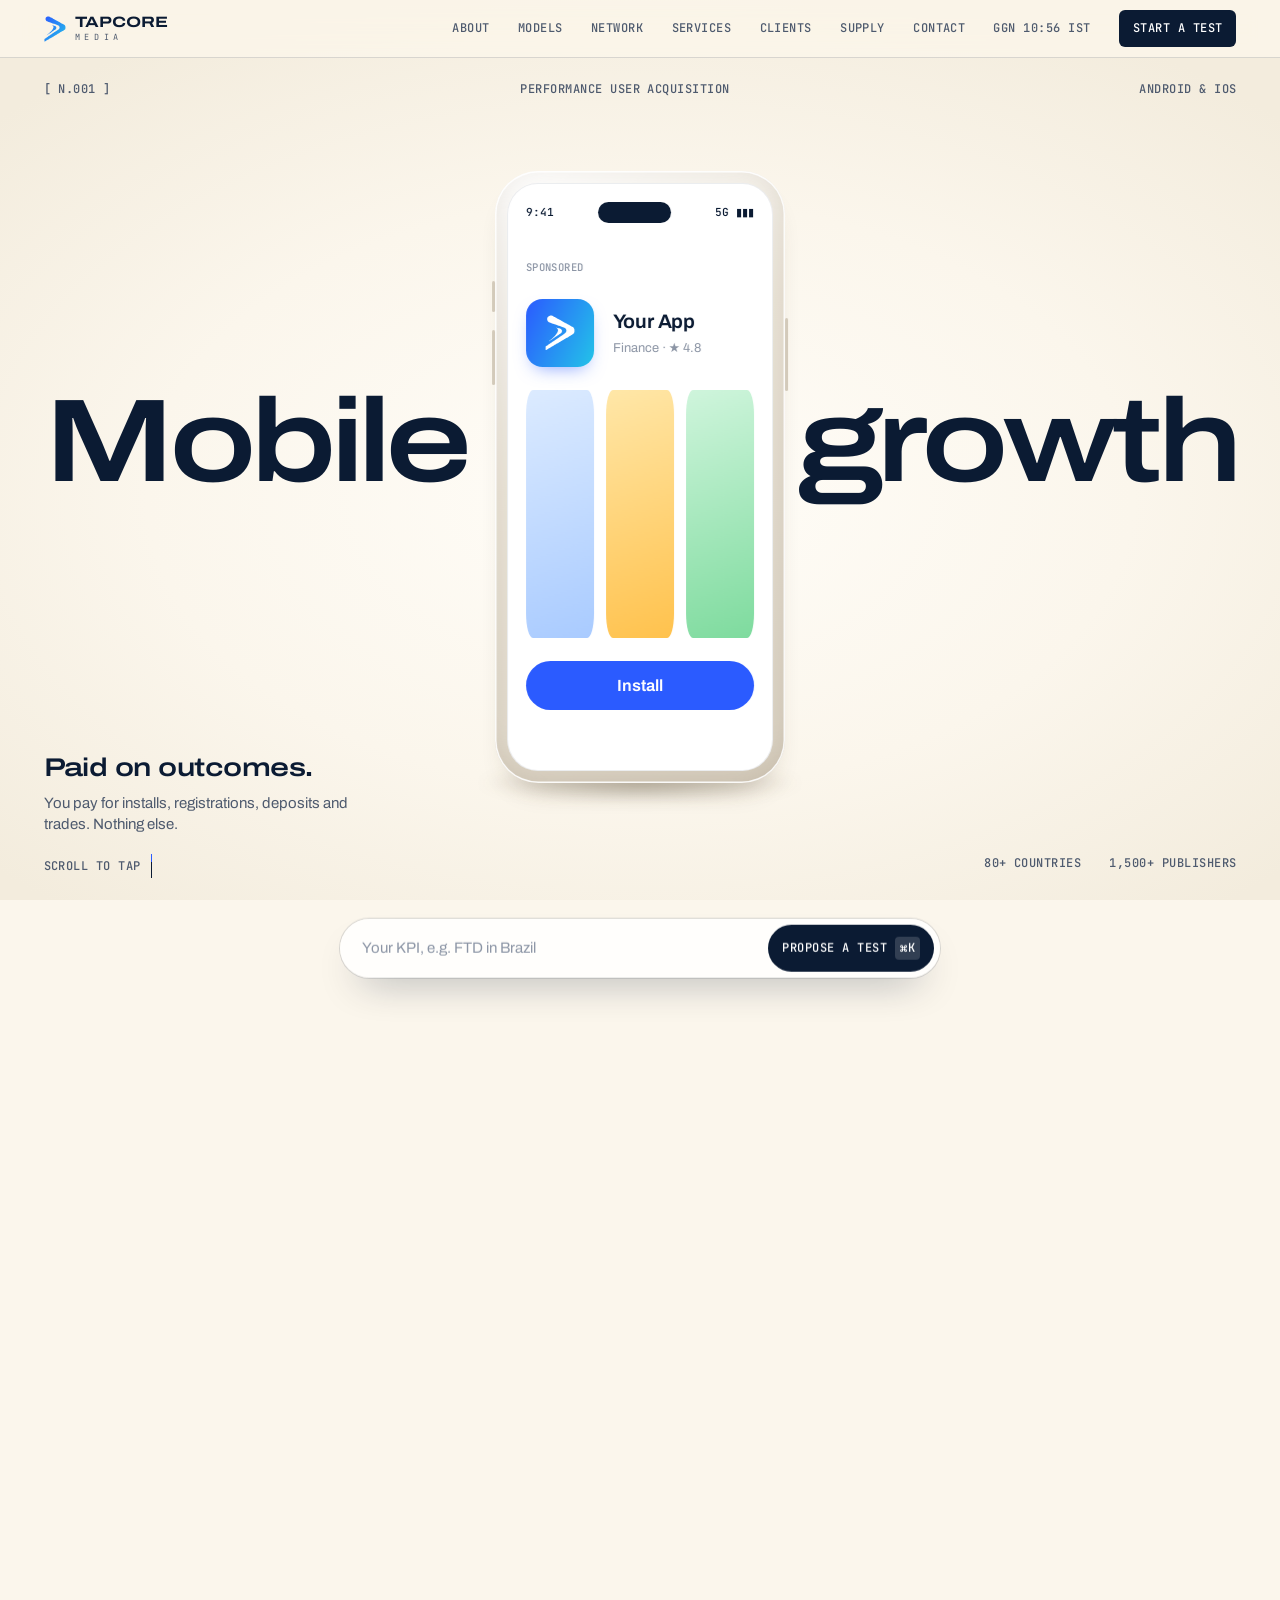
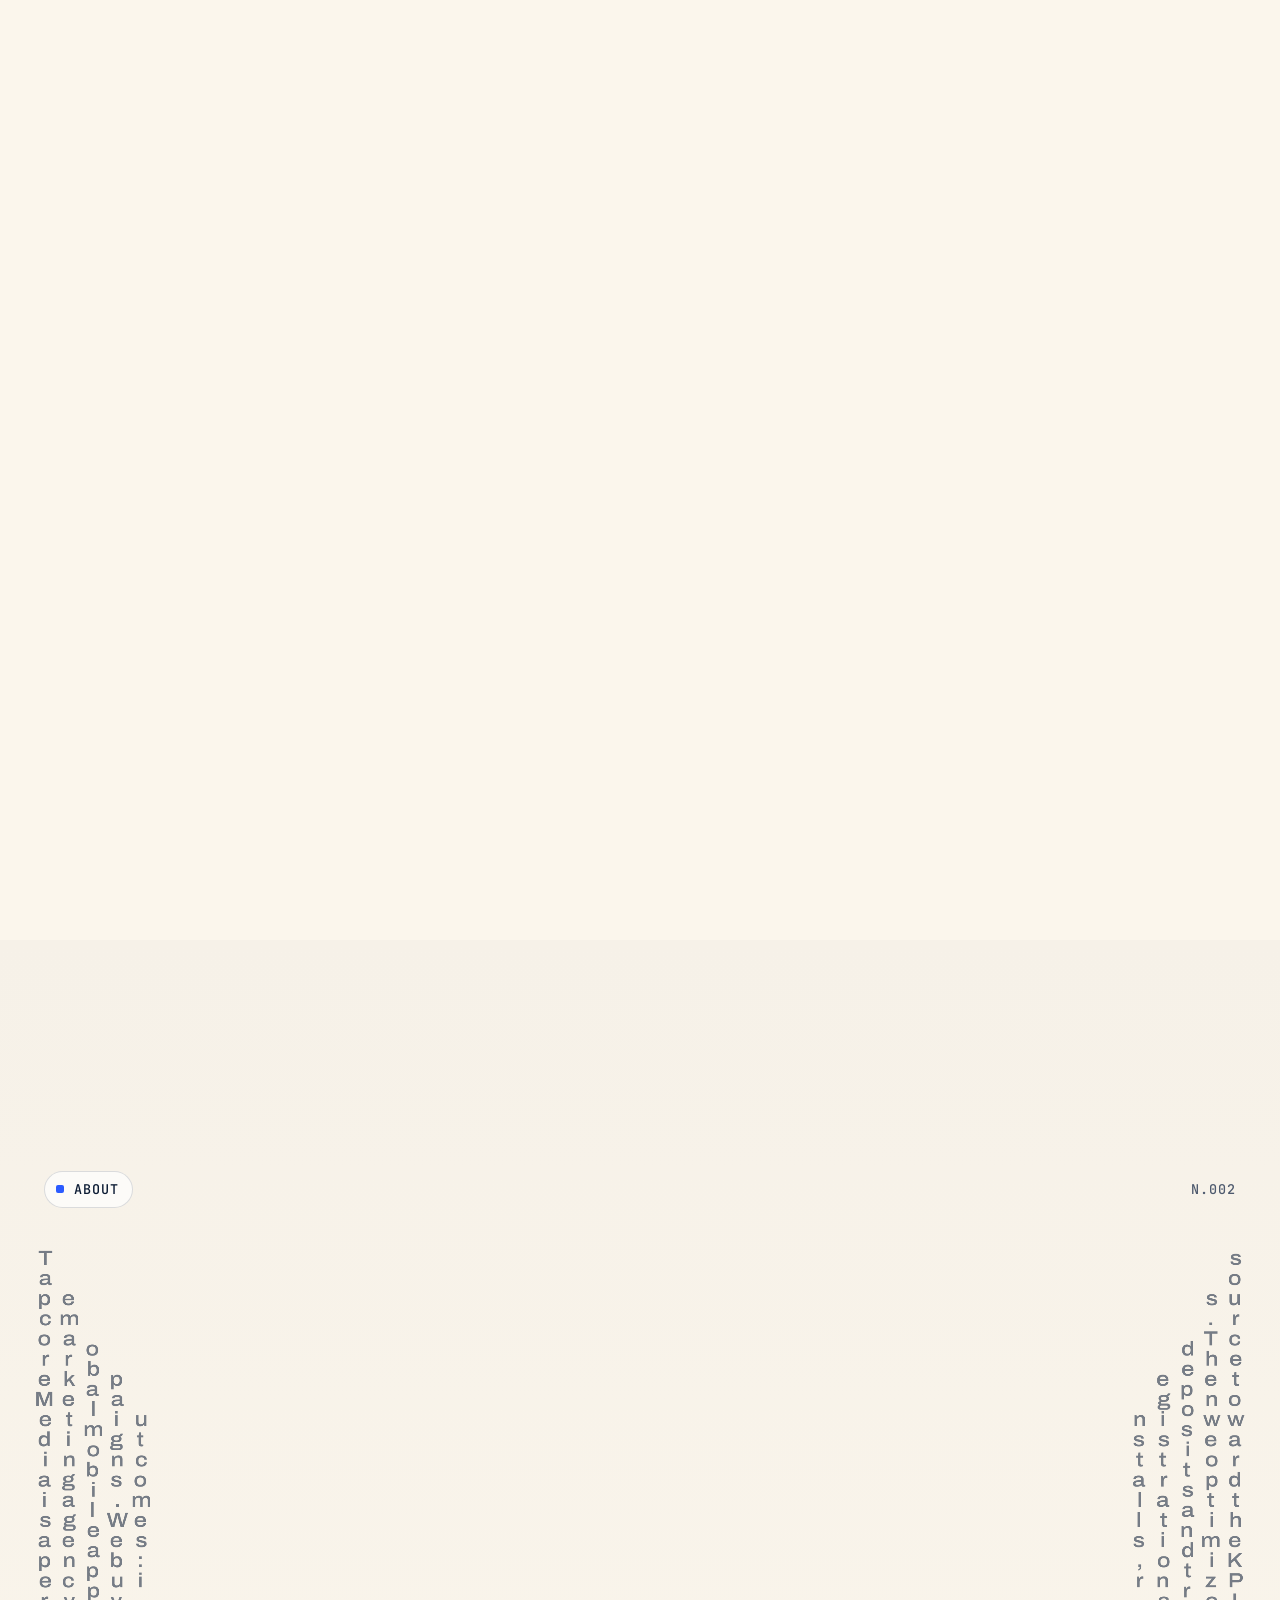
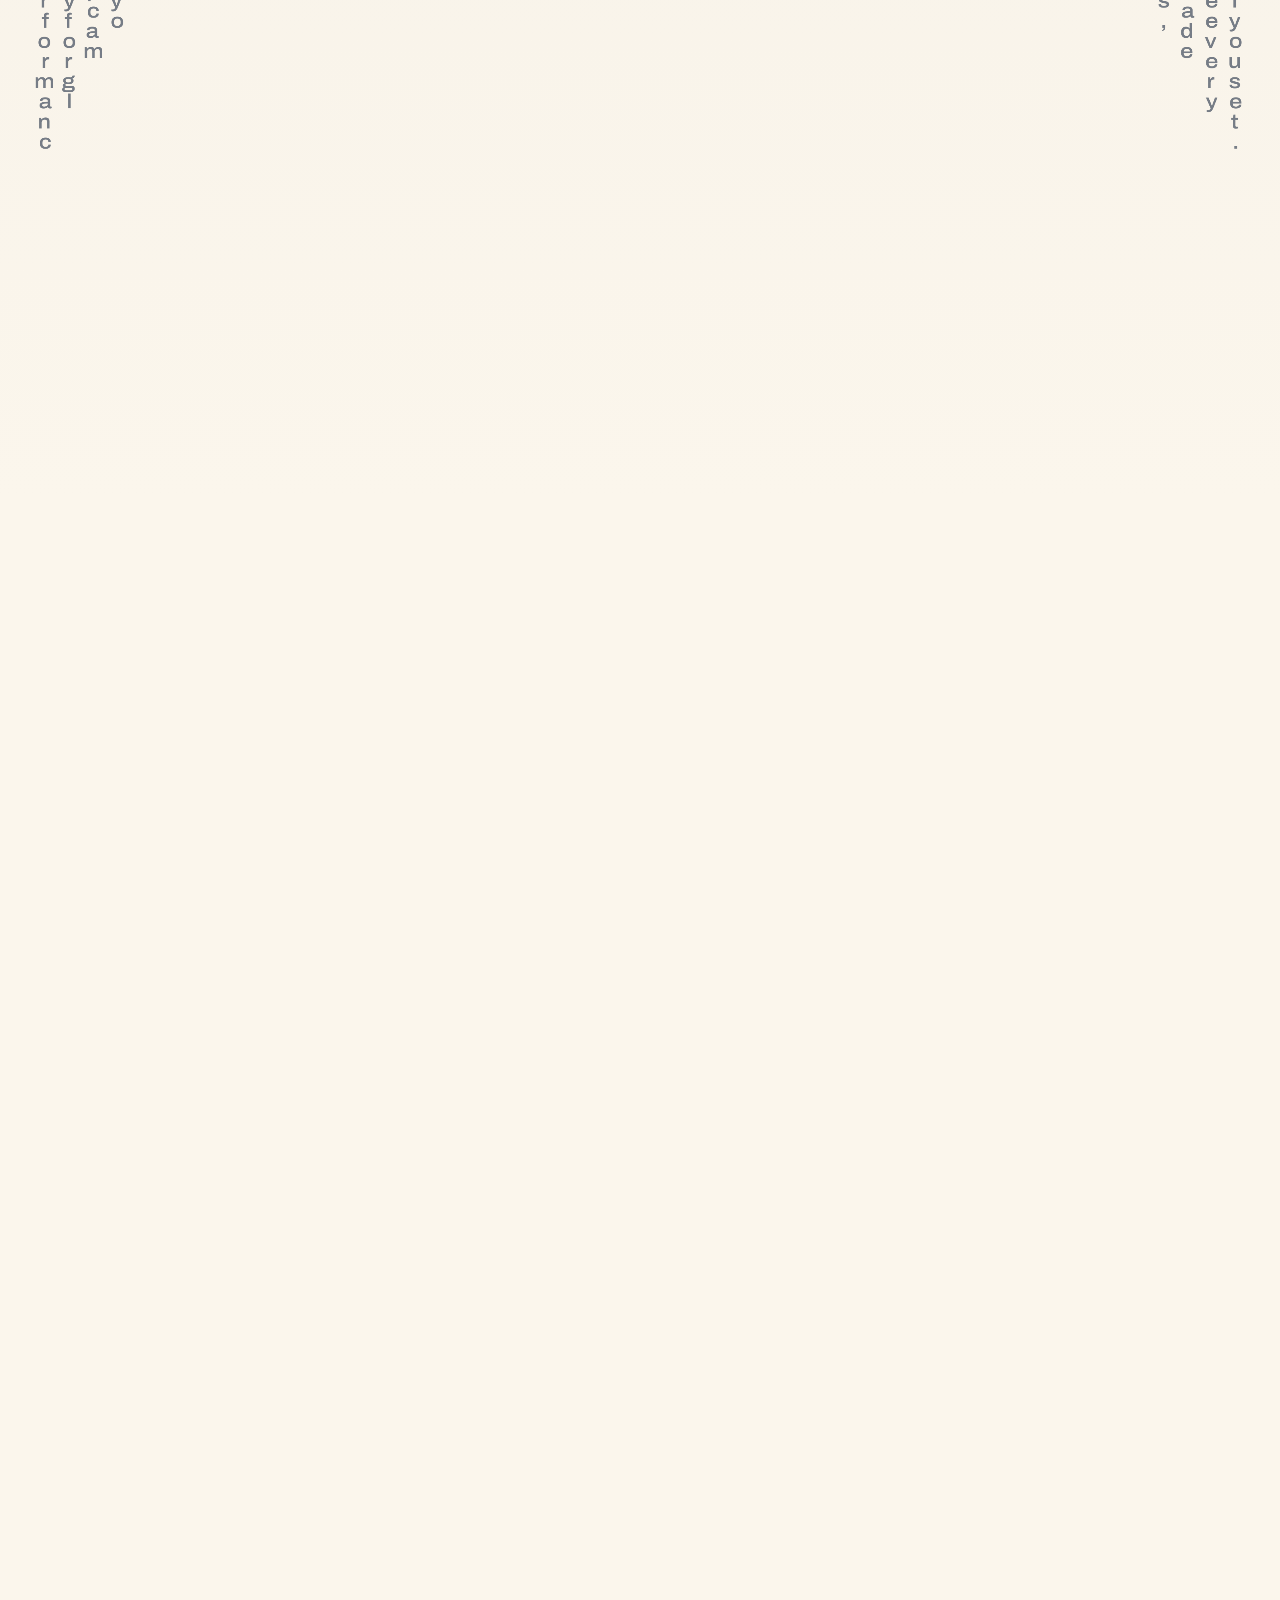
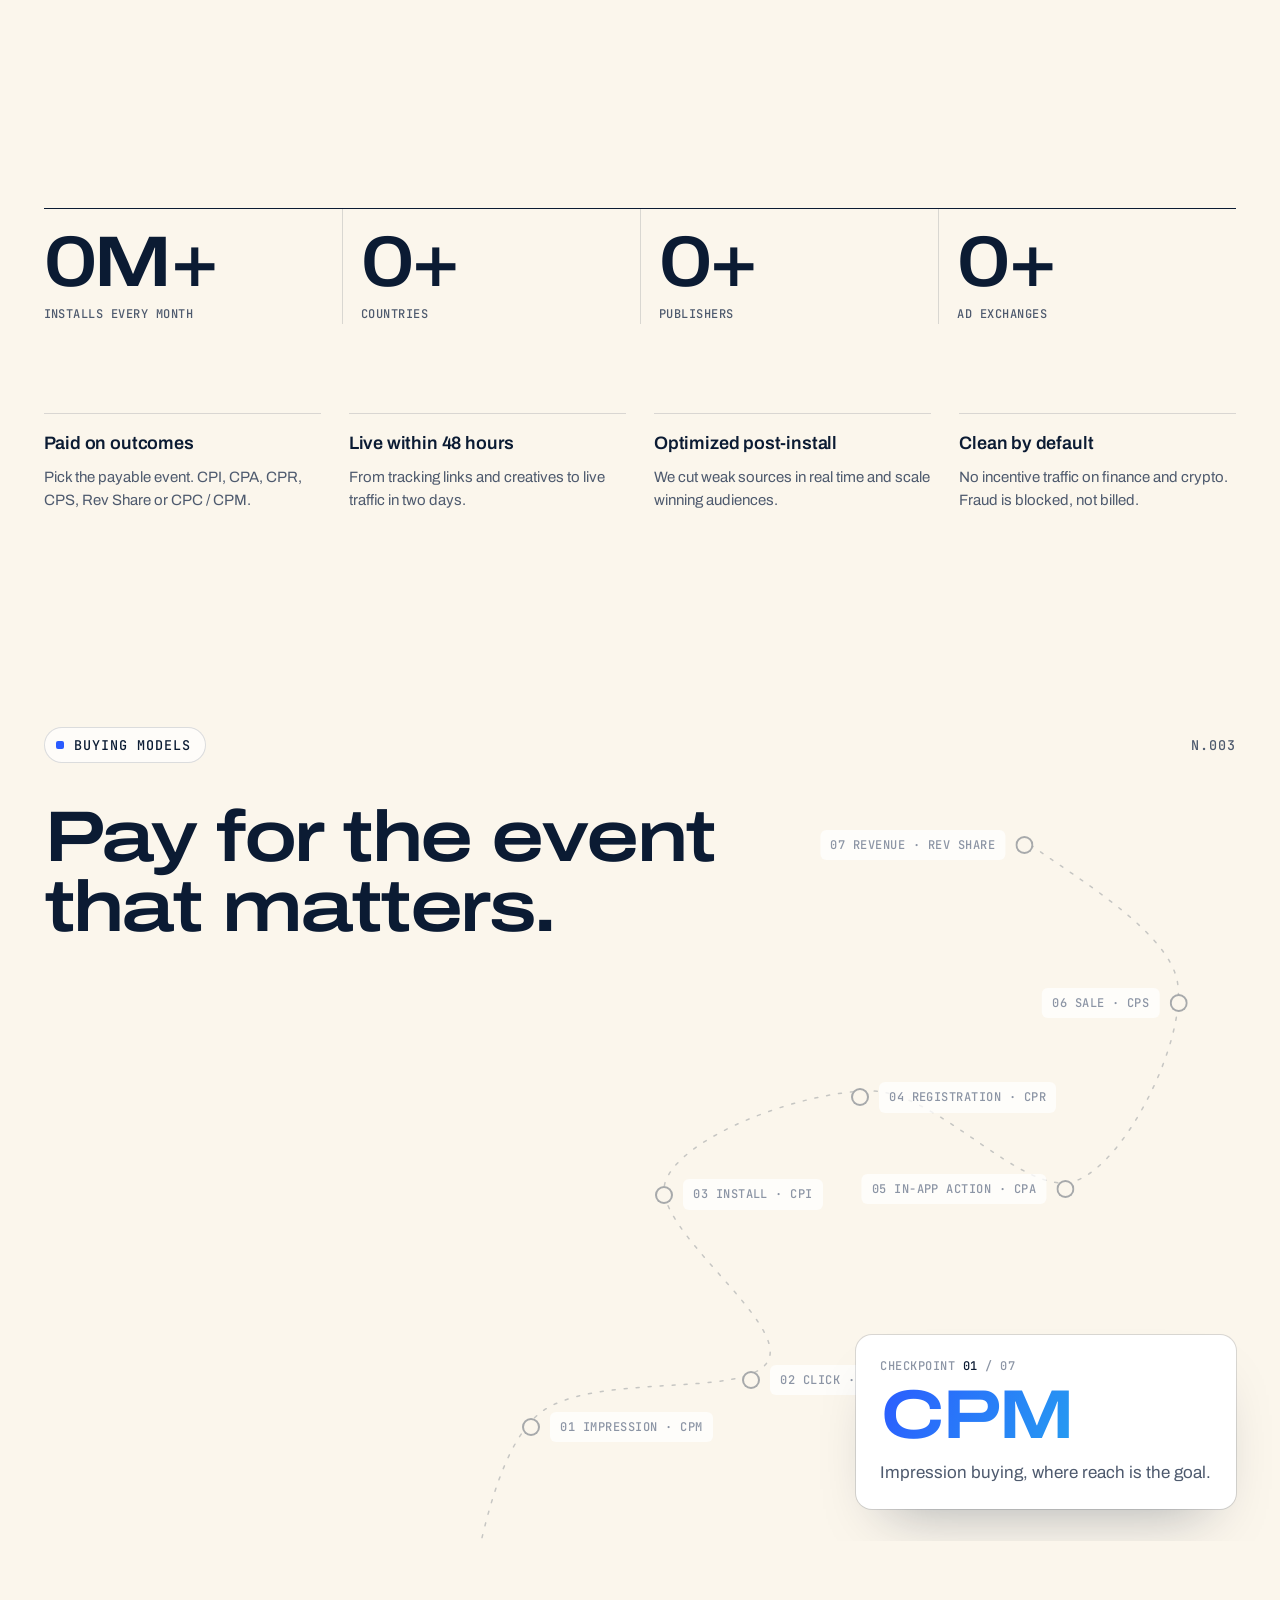
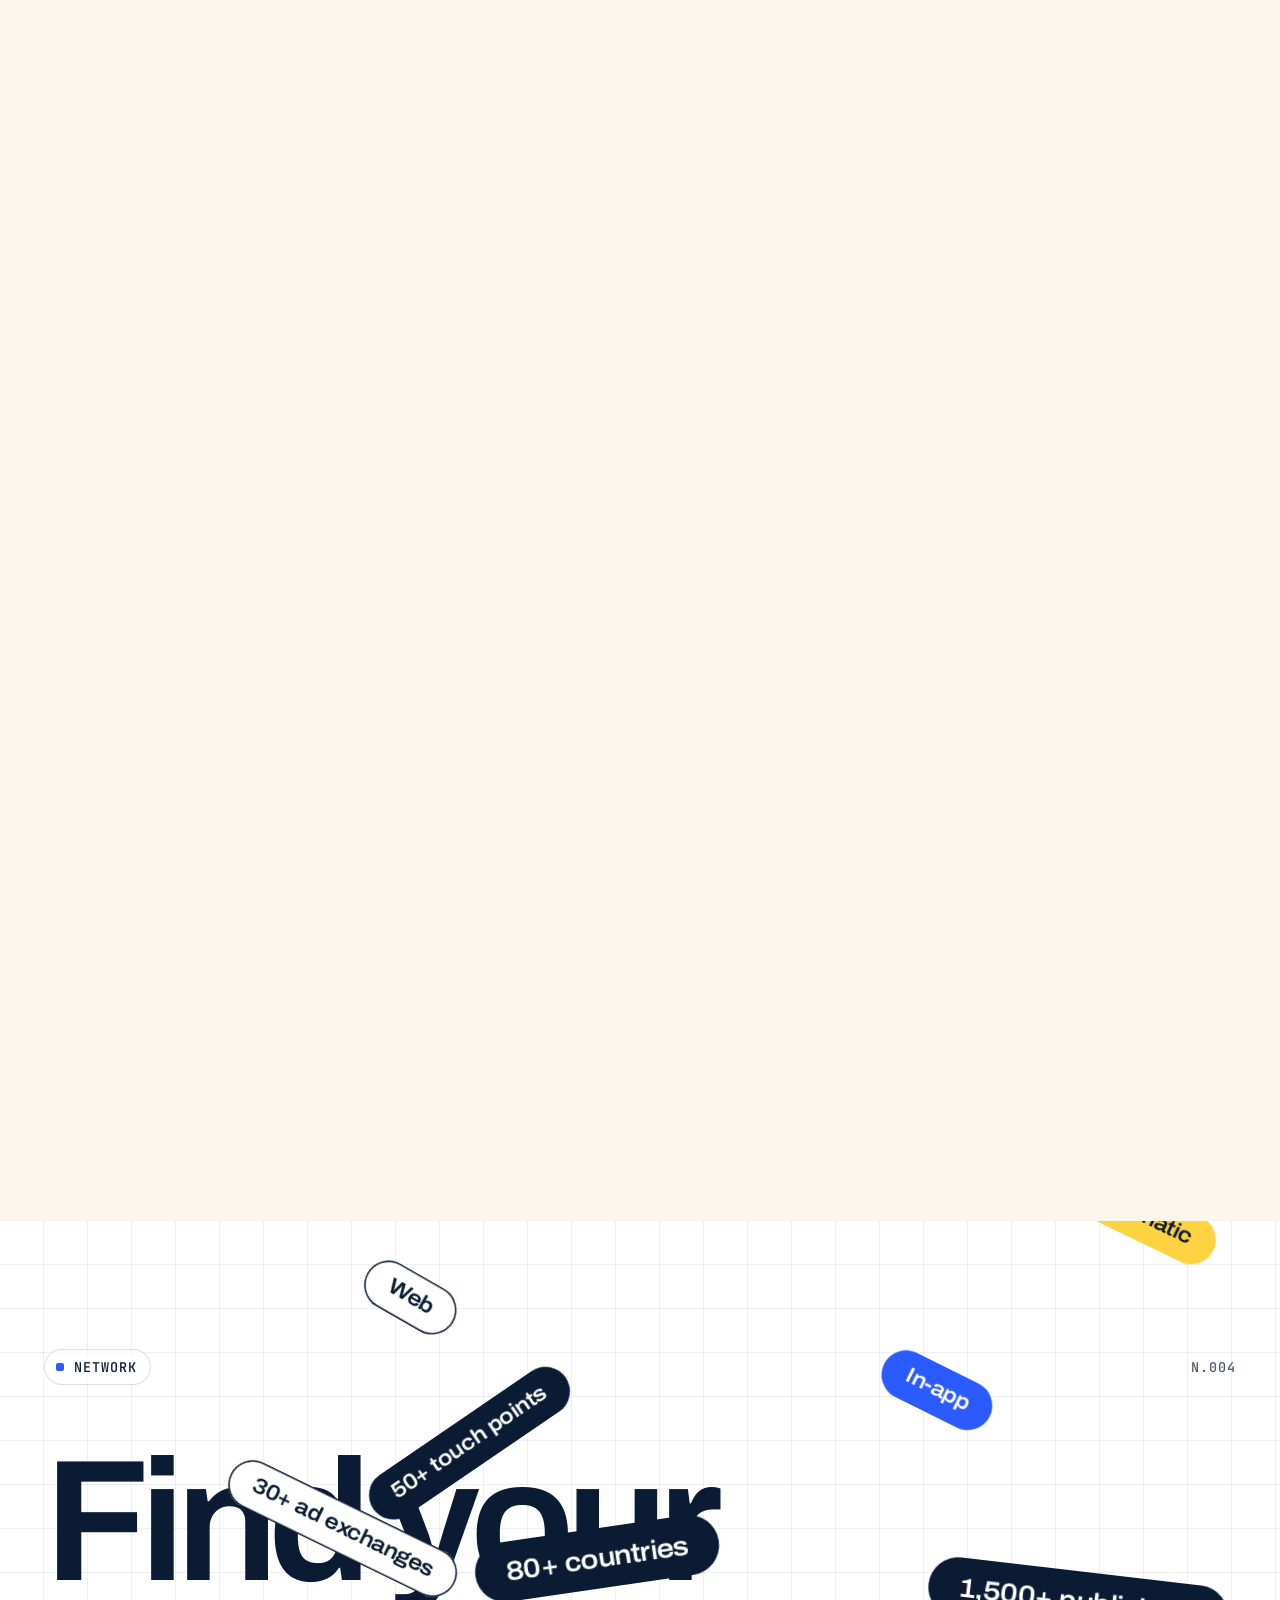
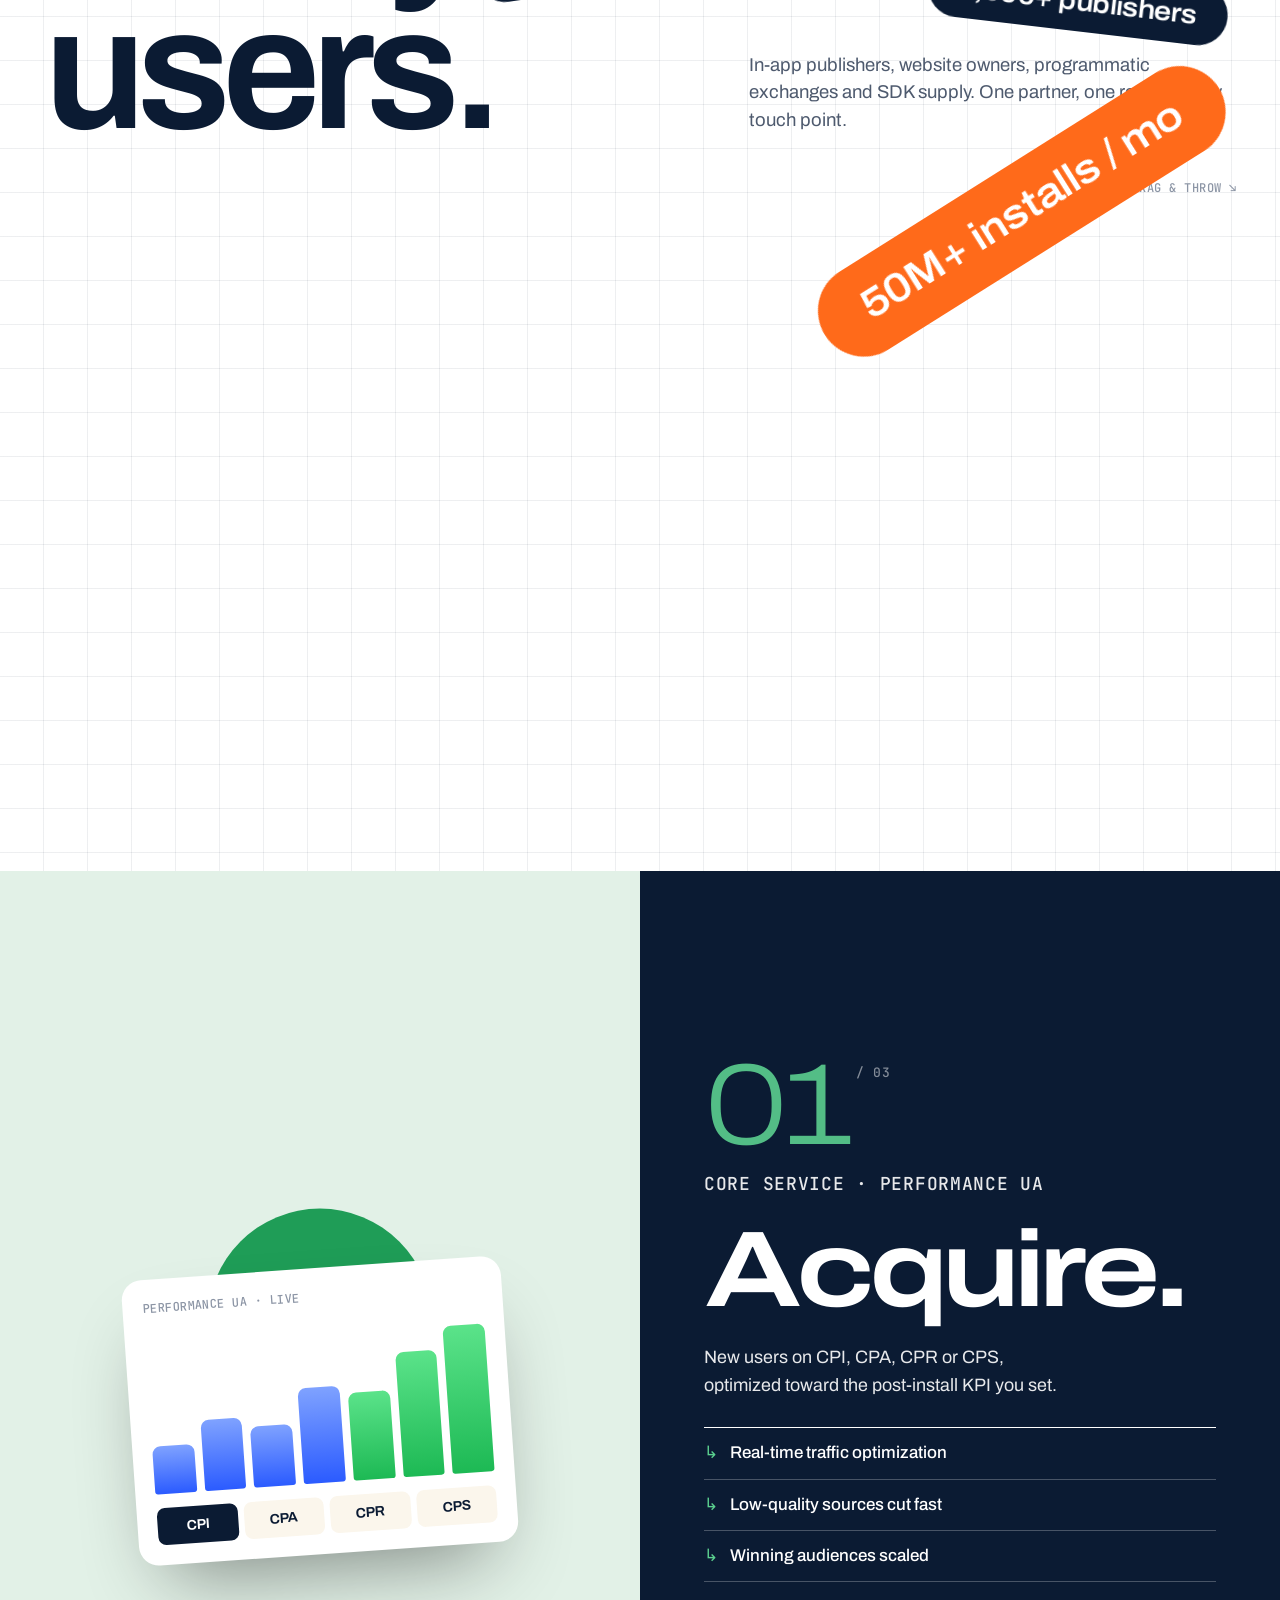
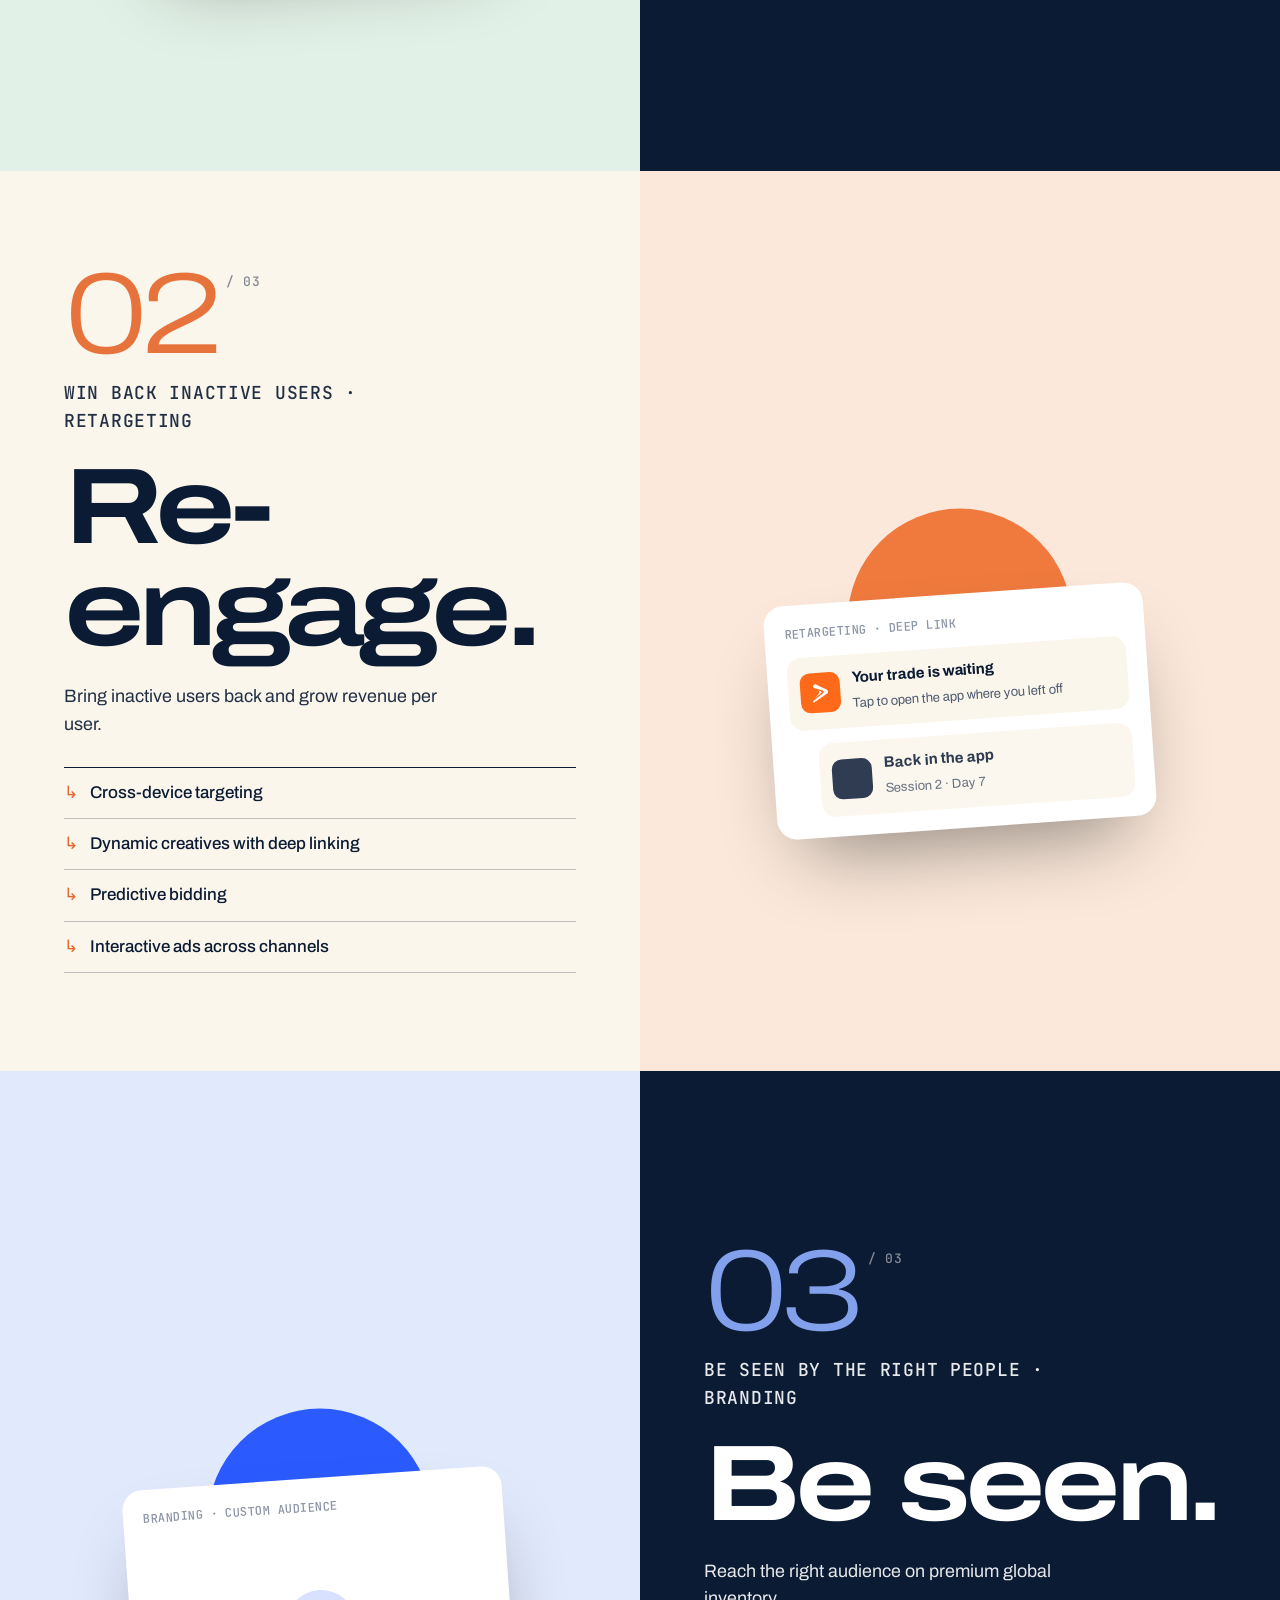
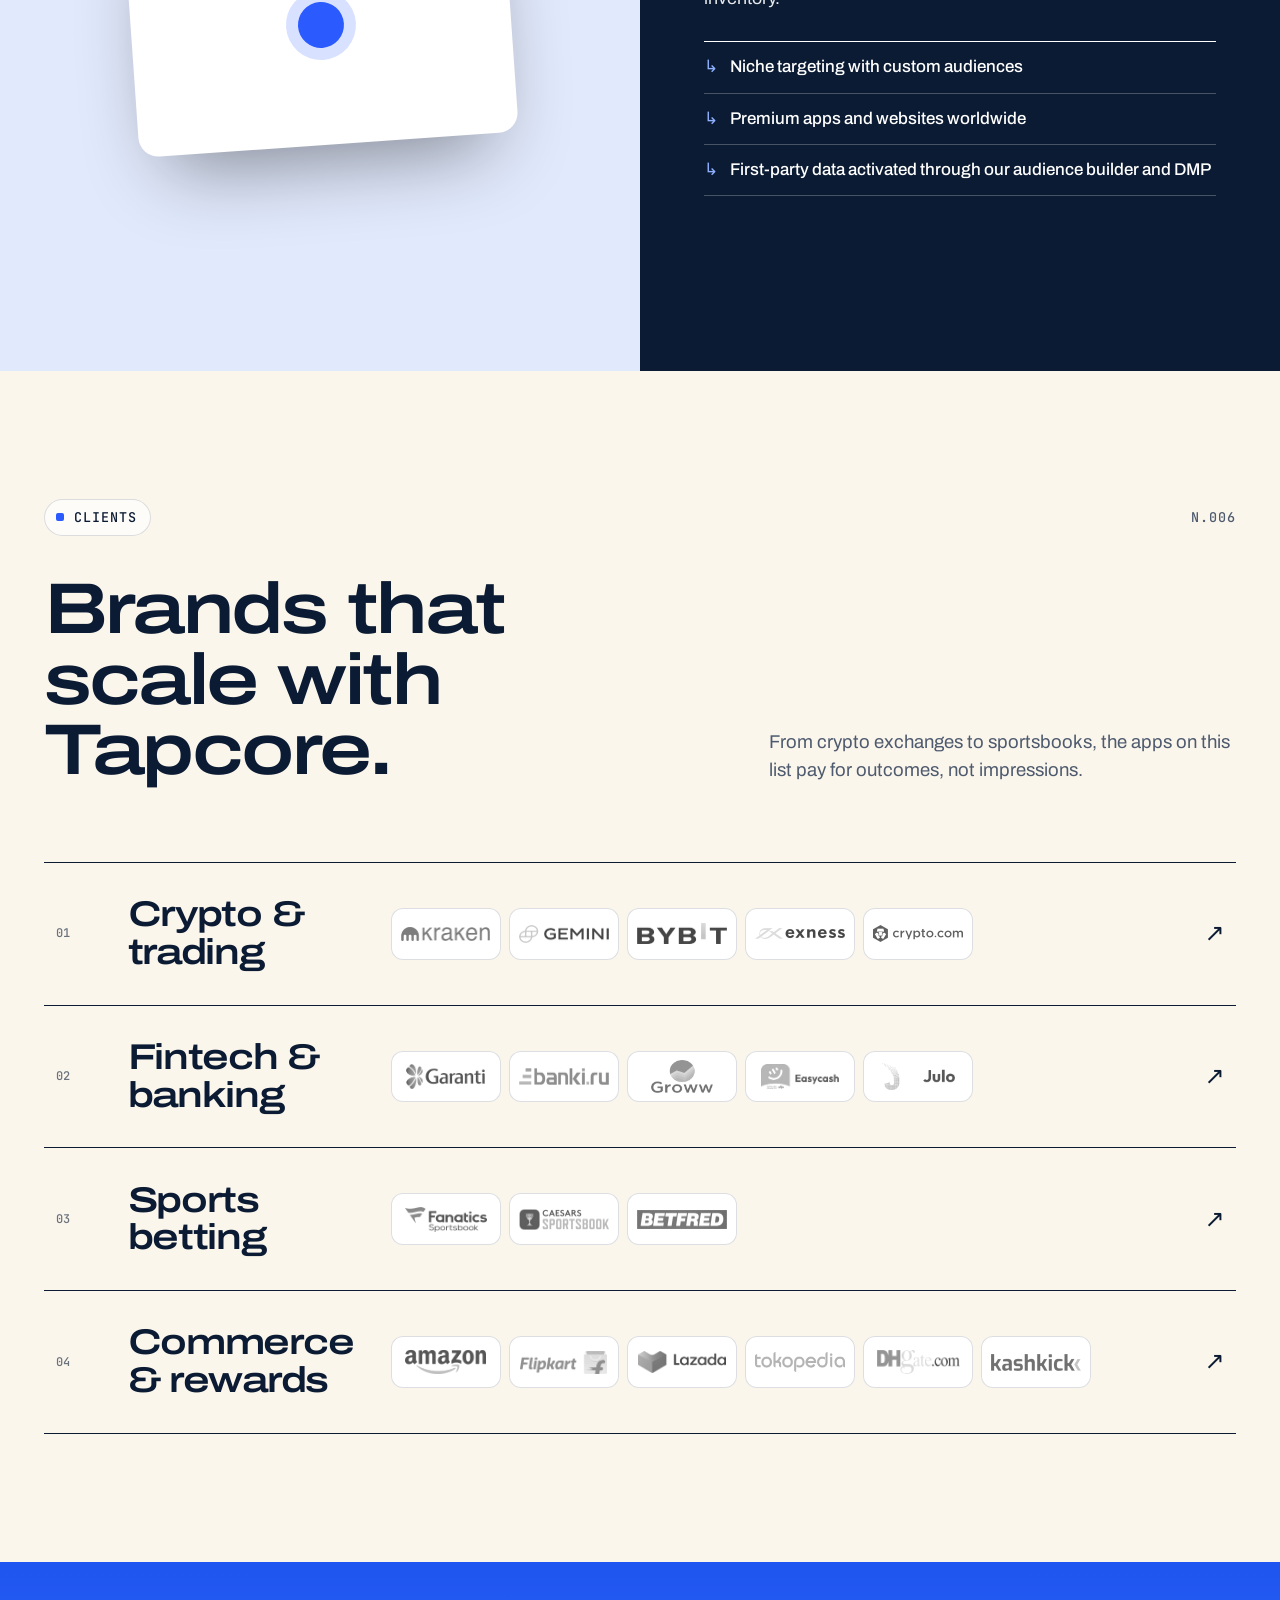
<file: v4/index.html>
<!doctype html>
<html lang="en">
<head>
  <meta charset="utf-8">
  <meta name="viewport" content="width=device-width, initial-scale=1, viewport-fit=cover">
  <title>Tapcore Media | We don't advertise. We craft attention.</title>
  <meta name="description" content="Tapcore Media is a performance marketing agency for global mobile app campaigns. CPI, CPA, CPR, CPS and Rev Share across 1,500+ publishers in 80+ countries.">
  <meta name="theme-color" content="#FBF6EC">
  <link rel="canonical" href="https://www.tapcoremedia.com/">
  <link rel="icon" href="assets/img/favicon.svg" type="image/svg+xml">
  <meta property="og:type" content="website">
  <meta property="og:title" content="Tapcore Media | Mobile growth, paid on outcomes">
  <meta property="og:description" content="Performance user acquisition for Android and iOS apps. Pay for the event that matters to you.">
  <meta name="twitter:card" content="summary_large_image">

  <link rel="preconnect" href="https://fonts.googleapis.com">
  <link rel="preconnect" href="https://fonts.gstatic.com" crossorigin>
  <link rel="stylesheet" href="https://fonts.googleapis.com/css2?family=Archivo:wdth,wght@62..125,300..800&family=JetBrains+Mono:wght@400;500&display=swap">
  <link rel="stylesheet" href="assets/css/style.css">
  <script>
    try {
      if (sessionStorage.getItem("tc-intro") || matchMedia("(prefers-reduced-motion: reduce)").matches)
        document.documentElement.classList.add("skip-intro");
    } catch (e) {}
  </script>
  <script defer src="assets/vendor/gsap.min.js"></script>
  <script defer src="assets/vendor/ScrollTrigger.min.js"></script>
  <script defer src="assets/vendor/lenis.min.js"></script>
  <script defer src="assets/js/main.js"></script>
</head>
<body>
  <svg width="0" height="0" style="position:absolute" aria-hidden="true">
    <defs>
      <linearGradient id="brandGrad" x1="0" y1="0" x2="1" y2="1">
        <stop offset="0" stop-color="#2B5BFF"/>
        <stop offset="1" stop-color="#23C4E8"/>
      </linearGradient>
      <symbol id="mark" viewBox="0 0 536 638"><path fill-rule="evenodd" d="M 84 12 C 44 21,25 60,41 100 C 46 114,55 124,68 131 C 70 132,90 139,96 141 C 97 142,100 143,102 144 C 103 144,105 145,106 145 C 106 145,108 145,109 146 C 111 147,115 148,128 152 C 132 154,137 155,138 156 C 140 157,141 157,169 167 C 181 171,193 175,196 176 C 200 178,221 185,228 188 C 231 188,235 190,237 191 C 238 191,240 192,241 192 C 242 192,243 192,244 193 C 244 193,252 196,261 199 C 286 208,286 208,288 209 C 289 210,290 210,291 210 C 292 210,294 211,295 211 C 298 213,311 217,335 225 C 346 229,360 237,366 243 C 369 246,376 260,378 265 C 383 276,381 296,374 306 C 373 308,372 310,372 311 C 372 314,357 327,344 335 C 337 340,326 348,318 353 C 311 358,303 364,300 366 C 296 368,290 372,286 375 C 282 378,276 382,272 385 C 269 387,262 391,258 394 C 254 397,244 404,235 410 C 226 416,217 422,213 425 C 209 427,202 433,196 437 C 189 441,183 446,180 447 C 178 449,173 453,168 456 C 163 459,159 462,159 462 C 158 463,153 466,148 470 C 142 473,135 478,132 480 C 129 483,125 485,124 486 C 123 486,118 490,113 493 C 108 496,100 502,94 507 C 87 511,78 517,72 521 C 66 526,61 529,60 529 C 60 529,59 530,59 530 C 58 531,58 532,57 532 C 56 532,50 536,38 545 C 34 547,26 553,20 557 L 9 564 9 596 C 9 614,9 629,10 629 C 10 630,12 629,14 628 C 18 627,20 626,43 612 C 50 607,56 604,57 604 C 57 604,59 603,60 602 C 63 599,77 591,88 585 C 90 584,93 582,94 582 C 95 581,99 579,102 576 C 106 574,112 571,116 569 C 119 567,124 563,128 561 C 134 558,150 548,154 546 C 161 542,173 535,173 535 C 174 535,177 533,181 531 C 188 526,220 507,220 507 C 221 507,237 498,241 495 C 242 494,245 492,247 491 C 250 490,266 480,283 470 C 286 468,288 467,289 467 C 289 467,291 466,293 464 C 295 463,300 460,304 458 C 308 455,312 453,313 452 C 314 452,315 451,315 451 C 316 451,318 450,319 449 C 321 447,326 444,330 442 C 333 440,337 438,338 437 C 339 437,342 435,344 434 C 347 432,350 431,351 430 C 362 423,372 417,373 417 C 373 417,376 415,379 414 C 382 412,384 410,385 410 C 385 410,387 409,389 408 C 394 405,425 386,430 383 C 432 382,436 380,439 378 C 442 376,447 373,450 371 C 459 366,463 364,466 362 C 467 361,469 360,469 360 C 470 360,471 359,472 359 C 473 358,477 356,480 353 C 498 344,518 328,518 324 C 518 323,519 321,519 320 C 524 310,525 304,525 284 C 525 265,525 263,523 256 C 516 234,508 223,493 215 C 490 213,486 211,484 210 C 483 209,478 206,474 204 C 464 199,456 194,450 191 C 447 189,444 188,431 181 C 428 179,419 174,412 170 C 405 167,399 163,398 163 C 397 162,395 161,394 160 C 390 158,388 157,374 149 C 368 146,363 143,362 142 C 361 142,360 141,359 141 C 358 141,356 140,355 139 C 353 137,349 135,346 133 C 342 132,338 130,336 128 C 332 126,327 123,313 116 C 309 113,304 111,302 109 C 300 108,295 106,291 104 C 285 100,273 94,268 91 C 265 89,254 83,245 78 C 242 77,237 74,235 73 C 233 71,228 68,223 66 C 218 64,213 61,211 60 C 207 57,201 54,186 46 C 181 43,175 40,172 38 C 169 36,163 33,158 30 C 153 28,147 24,144 22 C 126 12,121 10,104 10 C 96 10,88 11,84 12 M 197 227 C 196 228,199 230,206 234 C 216 240,225 249,228 259 C 231 265,231 284,229 286 C 228 287,228 289,228 290 C 228 293,217 316,213 324 C 210 328,207 332,206 333 C 206 334,203 336,202 339 C 200 342,196 347,194 349 C 192 351,189 355,188 356 C 180 369,126 420,99 442 C 97 444,91 449,85 453 C 73 463,65 471,66 472 C 66 473,69 472,79 465 C 85 461,92 456,96 454 C 100 452,107 447,111 444 C 116 440,123 436,126 434 C 129 432,134 428,139 425 C 143 422,154 415,163 408 C 173 402,181 397,181 396 C 182 395,189 391,196 386 C 204 381,215 373,220 369 C 226 366,235 360,240 357 C 244 353,251 349,254 346 C 257 344,260 342,260 342 C 261 342,282 328,287 323 C 297 315,302 303,302 288 C 302 276,300 270,292 261 C 289 257,272 245,269 245 C 269 245,267 244,265 243 C 253 238,239 234,223 231 C 208 228,206 228,204 227 C 202 226,197 226,197 227"/></symbol>
      <symbol id="cursor" viewBox="0 0 24 24"><path d="M3 2l7.5 19 2.6-7.9L21 10.5z"/></symbol>
    </defs>
  </svg>

  <a class="skip" href="#main">Skip to content</a>

  <!-- Intro counter (skipped on repeat visits and for reduced motion) -->
  <div class="loader" aria-hidden="true">
    <svg class="ld-mark"><use href="#mark" fill="url(#brandGrad)"/></svg>
    <p class="ld-count mono"><span>000</span>%</p>
    <p class="ld-tag mono">Precision · Performance · Profit</p>
  </div>

  <div class="cursor" aria-hidden="true"><span class="c-dot"></span><span class="c-label mono"></span></div>

  <header class="nav" id="nav">
    <a class="brand" href="#top" aria-label="Tapcore Media home">
      <svg class="brand-mark" aria-hidden="true"><use href="#mark" fill="url(#brandGrad)"/></svg>
      <span class="brand-word"><b>TAPCORE</b><i>MEDIA</i></span>
    </a>
    <nav class="nav-links mono" aria-label="Primary">
      <a href="#about">About</a>
      <a href="#models">Models</a>
      <a href="#network">Network</a>
      <a href="#services">Services</a>
      <a href="#clients">Clients</a>
      <a href="#supply">Supply</a>
      <a href="#contact">Contact</a>
    </nav>
    <p class="nav-time mono" aria-label="Local time in Gurugram">GGN <span data-clock>--:--</span> IST</p>
    <a class="nav-cta mono" href="#contact">Start a test</a>
    <button class="burger" aria-label="Open menu" aria-expanded="false" aria-controls="menu"><span></span><span></span></button>
  </header>

  <div class="menu" id="menu" hidden>
    <nav aria-label="Mobile">
      <a href="#about"><small class="mono">01</small>About</a>
      <a href="#models"><small class="mono">02</small>Models</a>
      <a href="#network"><small class="mono">03</small>Network</a>
      <a href="#services"><small class="mono">04</small>Services</a>
      <a href="#clients"><small class="mono">05</small>Clients</a>
      <a href="#contact"><small class="mono">06</small>Contact</a>
    </nav>
    <p class="mono">tanu@tapcoremedia.com · +91 96258 98987</p>
  </div>

  <main id="main">

    <!-- =========================================================
         01 HERO · tap the ad, fly into the screen
         ========================================================= -->
    <section class="hero" id="top">
      <div class="hero-stage">
        <div class="hero-sky" aria-hidden="true"><i class="cloud c1"></i><i class="cloud c2"></i><i class="cloud c3"></i></div>
        <div class="fly-clouds" aria-hidden="true"><i class="cloud f1"></i><i class="cloud f2"></i><i class="cloud f3"></i><i class="cloud f4"></i></div>

        <div class="hero-top mono">
          <span>[ N.001 ]</span>
          <span>Performance user acquisition</span>
          <span>Android &amp; iOS</span>
        </div>

        <h1 class="hero-h" aria-label="Mobile growth, paid on outcomes.">
          <span class="hh hh-l" aria-hidden="true">Mobile</span>
          <span class="hh hh-r" aria-hidden="true">growth</span>
        </h1>

        <span class="device-shadow" aria-hidden="true"></span>
        <div class="device" aria-hidden="true">
          <div class="device-body">
            <span class="d-btn d-btn1"></span><span class="d-btn d-btn2"></span><span class="d-btn d-btn3"></span>
            <div class="screen">
              <div class="scr-sky"><div class="scr-world"><i class="cloud w1"></i><i class="cloud w2"></i><i class="cloud w3"></i><i class="cloud w4"></i></div></div>
              <div class="scr-ui">
                <div class="scr-status mono"><span>9:41</span><span class="scr-island"></span><span>5G ▮▮▮</span></div>
                <p class="scr-sponsored mono">Sponsored</p>
                <div class="scr-app">
                  <span class="scr-icon"><svg><use href="#mark" fill="#fff"/></svg></span>
                  <div><b>Your App</b><small>Finance · ★ 4.8</small></div>
                </div>
                <div class="scr-shots"><i></i><i></i><i></i></div>
                <span class="scr-install"><b class="si-a">Install</b><b class="si-b">Installed ✓</b></span>
                <p class="scr-plus mono">+1 install · tracked</p>
              </div>
              <span class="finger"><i></i></span>
            </div>
          </div>
        </div>

        <p class="hero-sub">Paid on outcomes.<br><span>You pay for installs, registrations, deposits and trades. Nothing else.</span></p>

        <div class="hero-foot mono">
          <span class="scroll-hint">Scroll to tap <i></i></span>
          <span>80+ countries</span>
          <span>1,500+ publishers</span>
        </div>

        <div class="manifesto" aria-label="We don't advertise. We craft attention.">
          <div class="mf-corner tl mono">Manifesto</div>
          <div class="mf-corner tr mono">N.001</div>
          <div class="mf-corner bl mono">Tapcore Media</div>
          <div class="mf-corner br mono">Gurugram · <span data-clock>--:--</span> IST</div>
          <svg class="mf-mark" aria-hidden="true"><use href="#mark" fill="url(#brandGrad)"/></svg>
          <p class="mf-line l1" aria-hidden="true">We don't advertise.</p>
          <span class="mf-rule" aria-hidden="true"></span>
          <p class="mf-line l2" aria-hidden="true">We craft attention.</p>
          <p class="mf-sub mono" aria-hidden="true">Performance user acquisition for Android and iOS</p>
        </div>
      </div>
    </section>

    <!-- =========================================================
         02 ABOUT · on the sky
         ========================================================= -->
    <section class="about" id="about">
      <div class="about-pin">
        <div class="wrap">
          <div class="sec-meta mono"><span>About</span><span>N.002</span></div>
          <p class="about-big" data-assemble>Tapcore Media is a performance marketing agency for global mobile app campaigns. We buy outcomes: installs, registrations, deposits and trades. Then we optimize every source toward the KPI you set.</p>
        </div>
      </div>
      <div class="wrap">
        <dl class="about-stats">
          <div><dt class="mono">Installs every month</dt><dd><span data-count="50">0</span>M+</dd></div>
          <div><dt class="mono">Countries</dt><dd><span data-count="80">0</span>+</dd></div>
          <div><dt class="mono">Publishers</dt><dd><span data-count="1500">0</span>+</dd></div>
          <div><dt class="mono">Ad exchanges</dt><dd><span data-count="30">0</span>+</dd></div>
        </dl>

        <div class="about-cols">
          <article><h3>Paid on outcomes</h3><p>Pick the payable event. CPI, CPA, CPR, CPS, Rev Share or CPC / CPM.</p></article>
          <article><h3>Live within 48 hours</h3><p>From tracking links and creatives to live traffic in two days.</p></article>
          <article><h3>Optimized post-install</h3><p>We cut weak sources in real time and scale winning audiences.</p></article>
          <article><h3>Clean by default</h3><p>No incentive traffic on finance and crypto. Fraud is blocked, not billed.</p></article>
        </div>
      </div>
    </section>

    <!-- =========================================================
         03 MODELS · the flight path
         ========================================================= -->
    <section class="flight" id="models" aria-labelledby="models-title">
      <div class="flight-stage">
        <div class="flight-head">
          <div class="sec-meta mono"><span>Buying models</span><span>N.003</span></div>
          <h2 class="h-wide" id="models-title">Pay for the event<br>that matters.</h2>
        </div>
        <svg class="flight-svg" aria-hidden="true">
          <path class="fp-base"/>
          <path class="fp-trail"/>
        </svg>
        <div class="fp-nodes" aria-hidden="true"></div>
        <div class="plane" aria-hidden="true"><svg><use href="#mark" fill="url(#brandGrad)"/></svg></div>
        <div class="flight-card" aria-live="polite">
          <p class="fc-step mono">Checkpoint <b>01</b> / 07</p>
          <p class="fc-model">CPM</p>
          <p class="fc-desc">Impression buying, where reach is the goal.</p>
        </div>
        <ul class="sr-only">
          <li>CPM / CPC: click or impression buying, where it fits the goal.</li>
          <li>CPI: cost per install.</li>
          <li>CPR: cost per registration.</li>
          <li>CPA: cost per in-app action, such as a deposit, trade or purchase.</li>
          <li>CPS: cost per sale.</li>
          <li>Rev Share: a share of the revenue your users generate.</li>
        </ul>
      </div>
    </section>

    <!-- =========================================================
         04 NETWORK · physics playground
         ========================================================= -->
    <section class="network grid-paper" id="network" aria-labelledby="network-title">
      <div class="wrap net-head">
        <div class="sec-meta mono"><span>Network</span><span>N.004</span></div>
        <h2 class="h-giant" id="network-title">Find your<br>users.</h2>
        <p class="lead">In-app publishers, website owners, programmatic exchanges and SDK supply. One partner, one report, every touch point.</p>
      </div>
      <div class="playground" aria-label="Tapcore network in numbers: 50M+ installs a month, 1,500+ publishers, 80+ countries, 30+ ad exchanges, 50+ touch points.">
        <p class="pg-hint mono">Drag &amp; throw ↘</p>
        <div class="pg-items" aria-hidden="true">
          <span class="pg pill p-orange xl">50M+ installs / mo</span>
          <span class="pg pill p-ink lg">1,500+ publishers</span>
          <span class="pg pill p-ink lg">80+ countries</span>
          <span class="pg pill p-white">30+ ad exchanges</span>
          <span class="pg pill p-ink">50+ touch points</span>
          <span class="pg pill p-blue">In-app</span>
          <span class="pg pill p-white">Web</span>
          <span class="pg pill p-yellow">Programmatic</span>
          <span class="pg pill p-white">SDK</span>
          <span class="pg pill p-green">Android</span>
          <span class="pg pill p-ink">iOS</span>
          <span class="pg hex" data-shape="hex"></span>
          <span class="pg sq" data-shape="box"></span>
          <span class="pg eye" data-shape="circle"><i></i></span>
          <span class="pg eye" data-shape="circle"><i></i></span>
          <span class="pg ball" data-shape="circle"></span>
        </div>
      </div>
    </section>

    <!-- =========================================================
         05 SERVICES · split panels
         ========================================================= -->
    <section class="services" id="services" aria-labelledby="services-title">
      <h2 class="sr-only" id="services-title">Three ways we grow your app</h2>

      <article class="split s-green">
        <div class="split-color">
          <span class="big-circle"></span>
          <div class="ui-card ui-ua" aria-hidden="true">
            <p class="mono">Performance UA · Live</p>
            <div class="ua-bars"><i style="--h:30%"></i><i style="--h:44%"></i><i style="--h:38%"></i><i style="--h:60%"></i><i style="--h:55%"></i><i style="--h:78%"></i><i style="--h:92%"></i></div>
            <div class="ua-chips"><span>CPI</span><span>CPA</span><span>CPR</span><span>CPS</span></div>
          </div>
        </div>
        <div class="split-text">
          <p class="split-num" aria-hidden="true"><b>01</b><span class="mono">/ 03</span></p>
          <p class="mono split-k">Core service · Performance UA</p>
          <h3 class="h-split">Acquire.</h3>
          <p>New users on CPI, CPA, CPR or CPS, optimized toward the post-install KPI you set.</p>
          <ul class="dash-list">
            <li>Real-time traffic optimization</li>
            <li>Low-quality sources cut fast</li>
            <li>Winning audiences scaled</li>
          </ul>
        </div>
      </article>

      <article class="split s-orange rev">
        <div class="split-color">
          <span class="big-circle"></span>
          <div class="ui-card ui-rt" aria-hidden="true">
            <p class="mono">Retargeting · Deep link</p>
            <div class="rt-notif"><span class="rt-ic"><svg><use href="#mark" fill="#fff"/></svg></span><div><b>Your trade is waiting</b><small>Tap to open the app where you left off</small></div></div>
            <div class="rt-notif n2"><span class="rt-ic"></span><div><b>Back in the app</b><small>Session 2 · Day 7</small></div></div>
          </div>
        </div>
        <div class="split-text">
          <p class="split-num" aria-hidden="true"><b>02</b><span class="mono">/ 03</span></p>
          <p class="mono split-k">Win back inactive users · Retargeting</p>
          <h3 class="h-split">Re-engage.</h3>
          <p>Bring inactive users back and grow revenue per user.</p>
          <ul class="dash-list">
            <li>Cross-device targeting</li>
            <li>Dynamic creatives with deep linking</li>
            <li>Predictive bidding</li>
            <li>Interactive ads across channels</li>
          </ul>
        </div>
      </article>

      <article class="split s-blue">
        <div class="split-color">
          <span class="big-circle"></span>
          <div class="ui-card ui-br" aria-hidden="true">
            <p class="mono">Branding · Custom audience</p>
            <div class="br-target"><i></i><i></i><i></i><b></b></div>
          </div>
        </div>
        <div class="split-text">
          <p class="split-num" aria-hidden="true"><b>03</b><span class="mono">/ 03</span></p>
          <p class="mono split-k">Be seen by the right people · Branding</p>
          <h3 class="h-split">Be seen.</h3>
          <p>Reach the right audience on premium global inventory.</p>
          <ul class="dash-list">
            <li>Niche targeting with custom audiences</li>
            <li>Premium apps and websites worldwide</li>
            <li>First-party data activated through our audience builder and DMP</li>
          </ul>
        </div>
      </article>
    </section>

    <!-- =========================================================
         06 CLIENTS · index table
         ========================================================= -->
    <section class="clients" id="clients" aria-labelledby="clients-title">
      <div class="wrap">
        <div class="sec-meta mono"><span>Clients</span><span>N.006</span></div>
        <div class="clients-head">
          <h2 class="h-wide" id="clients-title">Brands that<br>scale with Tapcore.</h2>
          <p class="lead">From crypto exchanges to sportsbooks, the apps on this list pay for outcomes, not impressions.</p>
        </div>
        <ol class="ctable">
          <li style="--c:var(--blue)"><span class="ct-n mono">01</span><span class="ct-v">Crypto &amp; trading</span><span class="ct-logos"><span class="chip"><img src="assets/img/logos/kraken.png" alt="Kraken" style="width:81.2%" loading="lazy" decoding="async"></span><span class="chip"><img src="assets/img/logos/gemini.png" alt="Gemini" style="width:81.2%" loading="lazy" decoding="async"></span><span class="chip"><img src="assets/img/logos/bybit.png" alt="Bybit" style="width:81.2%" loading="lazy" decoding="async"></span><span class="chip"><img src="assets/img/logos/exness.png" alt="Exness" style="width:81.2%" loading="lazy" decoding="async"></span><span class="chip"><img src="assets/img/logos/cryptocom.png" alt="Crypto.com" style="width:81.2%" loading="lazy" decoding="async"></span></span><span class="ct-a" aria-hidden="true">↗</span></li>
          <li style="--c:var(--green)"><span class="ct-n mono">02</span><span class="ct-v">Fintech &amp; banking</span><span class="ct-logos"><span class="chip"><img src="assets/img/logos/garanti.png" alt="Garanti" style="width:71.8%" loading="lazy" decoding="async"></span><span class="chip"><img src="assets/img/logos/bankiru.png" alt="Banki.ru" style="width:81.2%" loading="lazy" decoding="async"></span><span class="chip"><img src="assets/img/logos/groww.png" alt="Groww" style="width:56.0%" loading="lazy" decoding="async"></span><span class="chip"><img src="assets/img/logos/easycash.png" alt="Easycash" style="width:71.4%" loading="lazy" decoding="async"></span><span class="chip"><img src="assets/img/logos/julo.png" alt="Julo" style="width:66.4%" loading="lazy" decoding="async"></span></span><span class="ct-a" aria-hidden="true">↗</span></li>
          <li style="--c:var(--orange)"><span class="ct-n mono">03</span><span class="ct-v">Sports betting</span><span class="ct-logos"><span class="chip"><img src="assets/img/logos/fanatics.png" alt="Fanatics Sportsbook" style="width:74.1%" loading="lazy" decoding="async"></span><span class="chip"><img src="assets/img/logos/caesars.png" alt="Caesars Sportsbook" style="width:81.2%" loading="lazy" decoding="async"></span><span class="chip"><img src="assets/img/logos/betfred.png" alt="Betfred" style="width:81.2%" loading="lazy" decoding="async"></span></span><span class="ct-a" aria-hidden="true">↗</span></li>
          <li style="--c:var(--yellow);--t:var(--ink)"><span class="ct-n mono">04</span><span class="ct-v">Commerce &amp; rewards</span><span class="ct-logos"><span class="chip"><img src="assets/img/logos/amazon.png" alt="Amazon" style="width:73.8%" loading="lazy" decoding="async"></span><span class="chip"><img src="assets/img/logos/flipkart.png" alt="Flipkart" style="width:79.0%" loading="lazy" decoding="async"></span><span class="chip"><img src="assets/img/logos/lazada.png" alt="Lazada" style="width:79.4%" loading="lazy" decoding="async"></span><span class="chip"><img src="assets/img/logos/tokopedia.png" alt="Tokopedia" style="width:81.2%" loading="lazy" decoding="async"></span><span class="chip"><img src="assets/img/logos/dhgate.png" alt="DHgate" style="width:75.5%" loading="lazy" decoding="async"></span><span class="chip"><img src="assets/img/logos/kashkick.png" alt="Kashkick" style="width:81.2%" loading="lazy" decoding="async"></span></span><span class="ct-a" aria-hidden="true">↗</span></li>
        </ol>
      </div>
    </section>

    <!-- =========================================================
         07 GLOBAL · supply on the sky
         ========================================================= -->
    <section class="global" id="supply" aria-labelledby="global-title">
      <div class="global-stage">
        <p class="global-word" aria-hidden="true">Global</p>
        <div class="orbit" aria-hidden="true">
          <svg class="orb-ring back" viewBox="-100 -30 200 60" preserveAspectRatio="none"><ellipse cx="0" cy="0" rx="99" ry="29"/></svg>
          <svg class="orb-ring front" viewBox="-100 -30 200 60" preserveAspectRatio="none"><ellipse cx="0" cy="0" rx="99" ry="29"/></svg>
          <span class="orb-tag mono">North America</span>
          <span class="orb-tag mono">LATAM</span>
          <span class="orb-tag mono">Europe</span>
          <span class="orb-tag mono">UK</span>
          <span class="orb-tag mono">MENA</span>
          <span class="orb-tag mono">India</span>
          <span class="orb-tag mono">SEA</span>
        </div>
        <canvas class="globe" aria-hidden="true"></canvas>
        <dl class="g-strip">
          <div><dt class="mono">Publishers</dt><dd><span data-count="1500">0</span>+</dd></div>
          <div><dt class="mono">Countries</dt><dd><span data-count="80">0</span>+</dd></div>
          <div><dt class="mono">Ad exchanges</dt><dd><span data-count="30">0</span>+</dd></div>
          <div><dt class="mono">Touch points</dt><dd><span data-count="50">0</span>+</dd></div>
        </dl>
        <div class="wrap global-meta sec-meta mono"><span>Supply</span><span>N.007</span></div>
        <h2 class="sr-only" id="global-title">Where your ads run</h2>
      </div>
      <div class="wrap global-grid">
        <div class="g-card g-sources">
          <p class="mono g-title">Where your ads run</p>
          <ul>
            <li><b>In-app publishers</b><span>Direct relationships with app owners</span></li>
            <li><b>Website owners</b><span>Direct web inventory</span></li>
            <li><b>Programmatic</b><span>30+ ad exchanges integrated</span></li>
            <li><b>SDK inventory</b><span>SDK-integrated app supply</span></li>
          </ul>
        </div>
        <div class="g-card g-inv">
          <p class="mono g-title">Inventory by app category</p>
          <div class="bar"><span>Entertainment</span><i style="--v:29"></i><b>29%</b></div>
          <div class="bar"><span>Shopping</span><i style="--v:28"></i><b>28%</b></div>
          <div class="bar"><span>Gaming</span><i style="--v:24"></i><b>24%</b></div>
          <div class="bar"><span>Utility</span><i style="--v:8"></i><b>8%</b></div>
          <div class="bar"><span>Travel</span><i style="--v:6"></i><b>6%</b></div>
          <div class="bar"><span>Finance</span><i style="--v:5"></i><b>5%</b></div>
        </div>
      </div>
      <div class="pub-strip">
        <p class="wrap mono pub-label">Publishers we work with</p>
        <div class="marquee">
          <div class="track logos"><img src="assets/img/logos/oppo.png" alt="OPPO" style="width:160px" loading="lazy" decoding="async"><img src="assets/img/logos/samsung.png" alt="Samsung" style="width:190px" loading="lazy" decoding="async"><img src="assets/img/logos/shareit.png" alt="SHAREit" style="width:153px" loading="lazy" decoding="async"><img src="assets/img/logos/taboola.png" alt="Taboola" style="width:160px" loading="lazy" decoding="async"><img src="assets/img/logos/truecaller.png" alt="Truecaller" style="width:180px" loading="lazy" decoding="async"><img src="assets/img/logos/unityads.png" alt="Unity Ads" style="width:159px" loading="lazy" decoding="async"><img src="assets/img/logos/vivo.png" alt="vivo" style="width:154px" loading="lazy" decoding="async"><img src="assets/img/logos/oppo.png" alt="" aria-hidden="true" style="width:160px" loading="lazy" decoding="async"><img src="assets/img/logos/samsung.png" alt="" aria-hidden="true" style="width:190px" loading="lazy" decoding="async"><img src="assets/img/logos/shareit.png" alt="" aria-hidden="true" style="width:153px" loading="lazy" decoding="async"><img src="assets/img/logos/taboola.png" alt="" aria-hidden="true" style="width:160px" loading="lazy" decoding="async"><img src="assets/img/logos/truecaller.png" alt="" aria-hidden="true" style="width:180px" loading="lazy" decoding="async"><img src="assets/img/logos/unityads.png" alt="" aria-hidden="true" style="width:159px" loading="lazy" decoding="async"><img src="assets/img/logos/vivo.png" alt="" aria-hidden="true" style="width:154px" loading="lazy" decoding="async"></div>
        </div>
      </div>
    </section>


    <!-- =========================================================
         08 QUALITY · anti-fraud board
         ========================================================= -->
    <section class="quality grid-paper" id="quality" aria-labelledby="quality-title">
      <div class="wrap quality-grid">
        <div>
          <div class="sec-meta mono"><span>Quality</span><span>N.008</span></div>
          <h2 class="h-wide" id="quality-title">Clean traffic.<br>Verified.</h2>
          <ul class="q-list">
            <li><span class="mono">01</span><div><h3>No incentive traffic on finance</h3><p>No incentive or reward-based publishers on finance and crypto campaigns.</p></div></li>
            <li><span class="mono">02</span><div><h3>Fraud detected and blocked</h3><p>In-house data analysts plus third-party anti-fraud tools.</p></div></li>
            <li><span class="mono">03</span><div><h3>Weak sources removed in real time</h3><p>Live data analysis cuts low-quality traffic and scales what works.</p></div></li>
          </ul>
        </div>
        <div class="board">
          <div class="board-bar mono"><span>•••</span><span>Anti-fraud filter</span><span class="b-live">● Live</span></div>
          <div class="board-body">
            <div class="filter-top mono"><span><i class="dot-ok"></i>Clean users</span><span><i class="dot-bad"></i>Blocked <b data-blocked>0</b></span></div>
            <canvas class="filter" aria-hidden="true"></canvas>
            <div class="partners">
              <div><p class="mono">Tracking &amp; attribution</p><ul><li>AppsFlyer</li><li>Adjust</li><li>Singular</li><li>Branch</li></ul></div>
              <div><p class="mono">Fraud prevention</p><ul><li>Protect360</li><li>Interceptd</li><li>FraudScore</li></ul></div>
            </div>
          </div>
        </div>
      </div>
    </section>

    <!-- =========================================================
         09 FORMATS
         ========================================================= -->
    <section class="formats" aria-labelledby="formats-title">
      <div class="wrap fmt-head">
        <div>
          <div class="sec-meta mono"><span>Ad formats</span><span>N.009</span></div>
          <h2 class="h-wide" id="formats-title">Built for every<br>placement.</h2>
        </div>
        <p class="lead">Creatives are tailor-made for each campaign. Offer walls are not used on finance or crypto campaigns.</p>
      </div>
      <div class="fmt-wrap">
        <button class="fmt-nav prev" type="button" aria-label="Previous ad formats"><svg viewBox="0 0 24 24" aria-hidden="true"><path d="M15 5l-7 7 7 7"/></svg></button>
        <button class="fmt-nav next" type="button" aria-label="More ad formats"><svg viewBox="0 0 24 24" aria-hidden="true"><path d="M9 5l7 7-7 7"/></svg></button>
        <div class="fmt-scroller" tabindex="0" aria-label="Ad formats, scroll horizontally">
          <div class="fmt-track">
            <figure class="fmt"><div class="mini m-banner" aria-hidden="true">
              <div class="feed"><div class="feed-in"><i class="img"></i><i class="ln"></i><i class="ln s"></i><i class="ln"></i><i class="img b"></i><i class="ln"></i><i class="ln s"></i><i class="img"></i><i class="ln"></i><i class="ln s"></i><i class="ln"></i><i class="img b"></i><i class="ln"></i><i class="ln s"></i></div></div>
              <div class="bn"><span class="bn-ic"></span><span class="bn-t"><i></i><i></i></span><b>Install</b><em>Ad</em></div>
            </div><figcaption><span class="mono">01</span>Banner</figcaption></figure>

            <figure class="fmt"><div class="mini m-native" aria-hidden="true">
              <div class="nfeed"><i class="ln"></i><i class="ln s"></i>
                <div class="ncard"><span class="ntag">Sponsored</span><div class="nimg"><i></i><i></i></div><i class="ln"></i><i class="ln s"></i><b>Get the app</b></div>
                <i class="ln"></i><i class="ln s"></i><i class="ln"></i></div>
            </div><figcaption><span class="mono">02</span>Native</figcaption></figure>

            <figure class="fmt"><div class="mini m-inter" aria-hidden="true">
              <div class="full">
                <svg class="ring" viewBox="0 0 36 36"><circle cx="18" cy="18" r="15"/><circle class="run" cx="18" cy="18" r="15"/></svg>
                <span class="count"><span>5</span><span>4</span><span>3</span><span>2</span><span>1</span><span>✕</span></span>
                <span class="icon"></span>
                <span class="stars">★★★★★</span>
                <b>Install</b>
              </div>
            </div><figcaption><span class="mono">03</span>Interstitial</figcaption></figure>

            <figure class="fmt"><div class="mini m-video" aria-hidden="true">
              <div class="vid"><span class="vbg"></span><span class="eq"><i></i><i></i><i></i><i></i></span><span class="vskip">Skip in <span class="skip-n"><span>3</span><span>2</span><span>1</span><span>→</span></span></span><i class="vbar"></i></div>
              <i class="ln"></i><i class="ln s"></i>
              <div class="endcard"><span class="icon"></span><b>Install now</b></div>
            </div><figcaption><span class="mono">04</span>Video</figcaption></figure>

            <figure class="fmt"><div class="mini m-play" aria-hidden="true">
              <p class="score mono">Score <b><span>0</span><span>10</span><span>20</span><span>30</span><span>40</span></b></p>
              <div class="grid9"><i></i><i></i><i></i><i></i><i></i><i></i><i></i><i></i><i></i></div>
              <span class="tap"></span>
              <div class="pl-cta"><b>Install to keep playing</b></div>
            </div><figcaption><span class="mono">05</span>Playable</figcaption></figure>

            <figure class="fmt"><div class="mini m-carousel" aria-hidden="true">
              <i class="ln s"></i>
              <div class="car"><span><b></b></span><span><b></b></span><span><b></b></span></div>
              <div class="dots"><i></i><i></i><i></i></div>
              <span class="ccta">Shop now</span>
            </div><figcaption><span class="mono">06</span>Carousel</figcaption></figure>

            <figure class="fmt"><div class="mini m-wall" aria-hidden="true">
              <p class="coins mono"><span class="coin"></span> Rewards</p>
              <div class="offer"><span></span><i class="ln"></i><b><em>Start</em><em>✓</em></b></div>
              <div class="offer"><span></span><i class="ln"></i><b><em>Start</em><em>✓</em></b></div>
              <div class="offer"><span></span><i class="ln"></i><b><em>Start</em><em>✓</em></b></div>
              <div class="offer"><span></span><i class="ln"></i><b><em>Start</em><em>✓</em></b></div>
            </div><figcaption><span class="mono">07</span>Offer wall</figcaption></figure>
          </div>
        </div>
      </div>
    </section>

    <!-- =========================================================
         10 PROCESS · horizontal run with live cursors
         ========================================================= -->
    <section class="process" id="process" aria-labelledby="process-title">
      <div class="proc-stage">
        <div class="proc-track">
          <div class="proc-panel p-intro">
            <div class="sec-meta mono"><span>How we work</span><span>N.010</span></div>
            <h2 class="h-wide" id="process-title">Four moves.<br>One loop.</h2>
            <p class="lead">Detailed, automated reports on a regular schedule, so you always see what you pay for.</p>
            <p class="mono proc-hint">Keep scrolling →</p>
          </div>
          <article class="proc-panel p1"><span class="pn">01</span><h3>Target.</h3><p>Show ads to the most relevant audience.</p></article>
          <article class="proc-panel p2"><span class="pn">02</span><h3>Measure.</h3><p>Track touch points, your KPIs and user engagement.</p></article>
          <article class="proc-panel p3"><span class="pn">03</span><h3>Optimize.</h3><p>Move spend toward what performs.</p></article>
          <article class="proc-panel p4"><span class="pn">04</span><h3>Scale.</h3><p>Grow volume toward your targets and ROI.</p></article>
        </div>
        <div class="cursors" aria-hidden="true">
          <span class="mc mc-you"><svg><use href="#cursor"/></svg><b class="mono">You</b></span>
          <span class="mc mc-tc"><svg><use href="#cursor"/></svg><b class="mono">Tapcore</b></span>
          <span class="mc mc-pub"><svg><use href="#cursor"/></svg><b class="mono">Publisher</b></span>
        </div>
      </div>
    </section>


    <!-- =========================================================
         11 CONTACT
         ========================================================= -->
    <section class="contact" id="contact" aria-labelledby="contact-title">
      <div class="wrap">
        <div class="sec-meta mono"><span>Contact</span><span>N.011</span></div>
        <h2 class="h-giant" id="contact-title">Tell us<br>your KPI.</h2>
        <div class="contact-grid">
          <div class="contact-info">
            <p class="lead">We will propose a test: one GEO, one payable event, a clear budget. Live within 48 hours of tracking links and creatives.</p>
            <dl class="info">
              <div><dt class="mono">Business development</dt><dd><a href="mailto:tanu@tapcoremedia.com">tanu@tapcoremedia.com</a><small>Tanu Singh</small></dd></div>
              <div><dt class="mono">Accounts</dt><dd><a href="mailto:accounts@tapcoremedia.com">accounts@tapcoremedia.com</a></dd></div>
              <div><dt class="mono">WhatsApp</dt><dd><a href="https://wa.me/919625898987" target="_blank" rel="noopener">+91 96258 98987</a></dd></div>
              <div><dt class="mono">Based in</dt><dd>DLF Cybercity, Gurugram, India</dd></div>
            </dl>
            <div class="clock-row">
              <div><p class="mono">Local time · IST</p><p class="big-clock" data-clock-full>--:--:--</p></div>
              <span class="barcode" aria-hidden="true"></span>
            </div>
          </div>

          <form class="form" id="leadForm" novalidate>
            <div class="field"><input id="f-name" name="name" required placeholder=" " autocomplete="name"><label for="f-name">Your name *</label></div>
            <div class="field"><input id="f-email" name="email" type="email" required placeholder=" " autocomplete="email"><label for="f-email">Work email *</label></div>
            <div class="field"><input id="f-app" name="app" placeholder=" "><label for="f-app">App name or store link</label></div>
            <fieldset class="pills">
              <legend class="mono">Payable event</legend>
              <label><input type="radio" name="model" value="CPI" checked><span>CPI</span></label>
              <label><input type="radio" name="model" value="CPA"><span>CPA</span></label>
              <label><input type="radio" name="model" value="CPR"><span>CPR</span></label>
              <label><input type="radio" name="model" value="CPS"><span>CPS</span></label>
              <label><input type="radio" name="model" value="Rev Share"><span>Rev Share</span></label>
              <label><input type="radio" name="model" value="CPC / CPM"><span>CPC / CPM</span></label>
            </fieldset>
            <div class="field"><input id="f-geo" name="geo" placeholder=" "><label for="f-geo">Target GEO</label></div>
            <div class="field"><textarea id="f-msg" name="msg" rows="2" placeholder=" "></textarea><label for="f-msg">KPI and monthly budget</label></div>
            <div class="form-actions">
              <button class="btn btn-ink" type="submit">Send brief by email <span aria-hidden="true">→</span></button>
              <button class="btn btn-green" type="button" data-wa>Send on WhatsApp</button>
            </div>
            <p class="form-msg" role="status"></p>
          </form>
        </div>
      </div>
    </section>
  </main>

  <footer class="footer">
    <div class="wrap foot-cols">
      <div><p class="mono">Explore</p><a href="#about">About</a><a href="#models">Buying models</a><a href="#network">Network</a><a href="#services">Services</a></div>
      <div><p class="mono">Proof</p><a href="#clients">Clients</a><a href="#quality">Traffic quality</a><a href="#process">How we work</a></div>
      <div><p class="mono">Contact</p><a href="mailto:tanu@tapcoremedia.com">tanu@tapcoremedia.com</a><a href="https://wa.me/919625898987" target="_blank" rel="noopener">WhatsApp</a><a href="https://maps.app.goo.gl/vTeTmuoNdL2QuV4M7" target="_blank" rel="noopener">Gurugram, India</a></div>
      <div><p class="mono">© <span data-year>2026</span> Tapcore Media</p><p class="foot-tag">We don't advertise.<br>We craft attention.</p></div>
    </div>
    <p class="mega" aria-hidden="true"><span>T</span><span>a</span><span>p</span><span>c</span><span>o</span><span>r</span><span>e</span></p>
  </footer>

  <!-- Persistent KPI pill -->
  <form class="kpi" id="kpi" aria-label="Quick brief">
    <label class="sr-only" for="kpi-in">Your KPI</label>
    <input id="kpi-in" name="kpi" autocomplete="off" placeholder="Your KPI, e.g. FTD in Brazil">
    <button class="mono" type="submit">Propose a test <kbd>⌘K</kbd></button>
  </form>
</body>
</html>
</file>
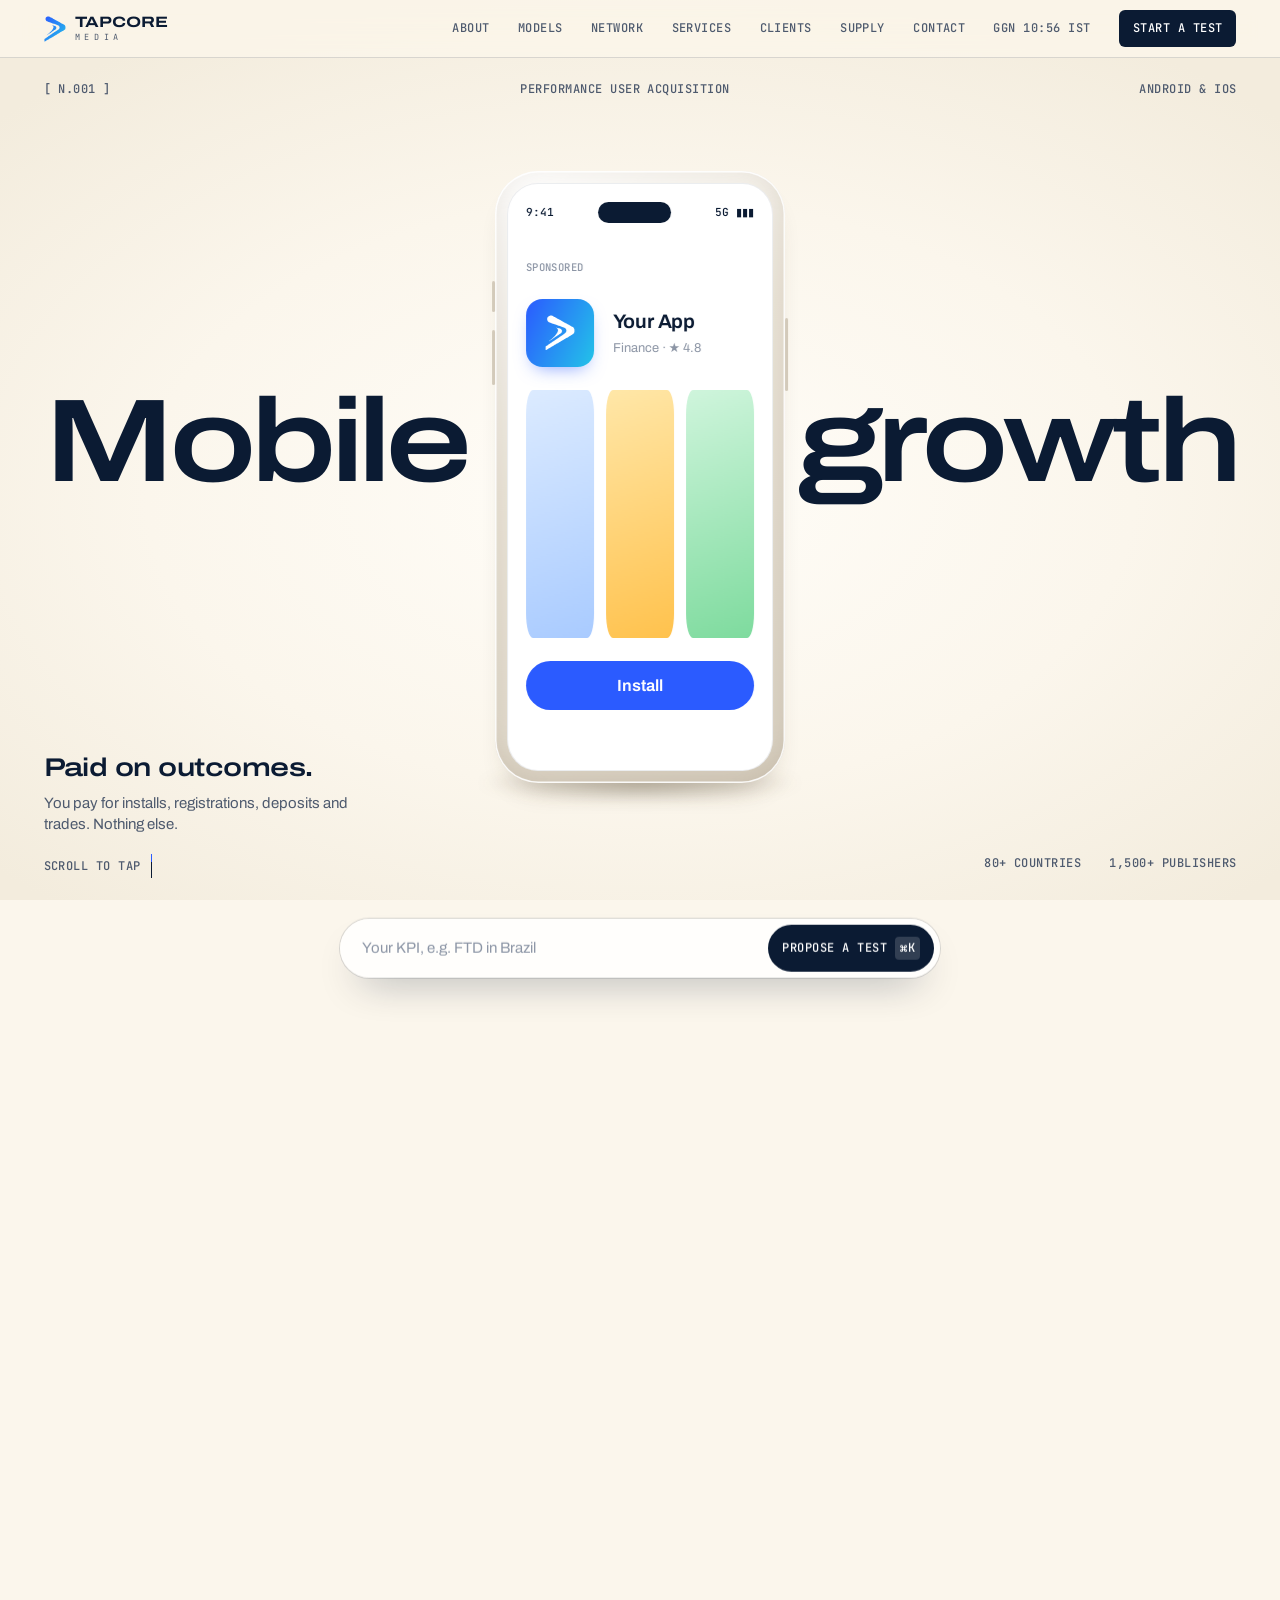
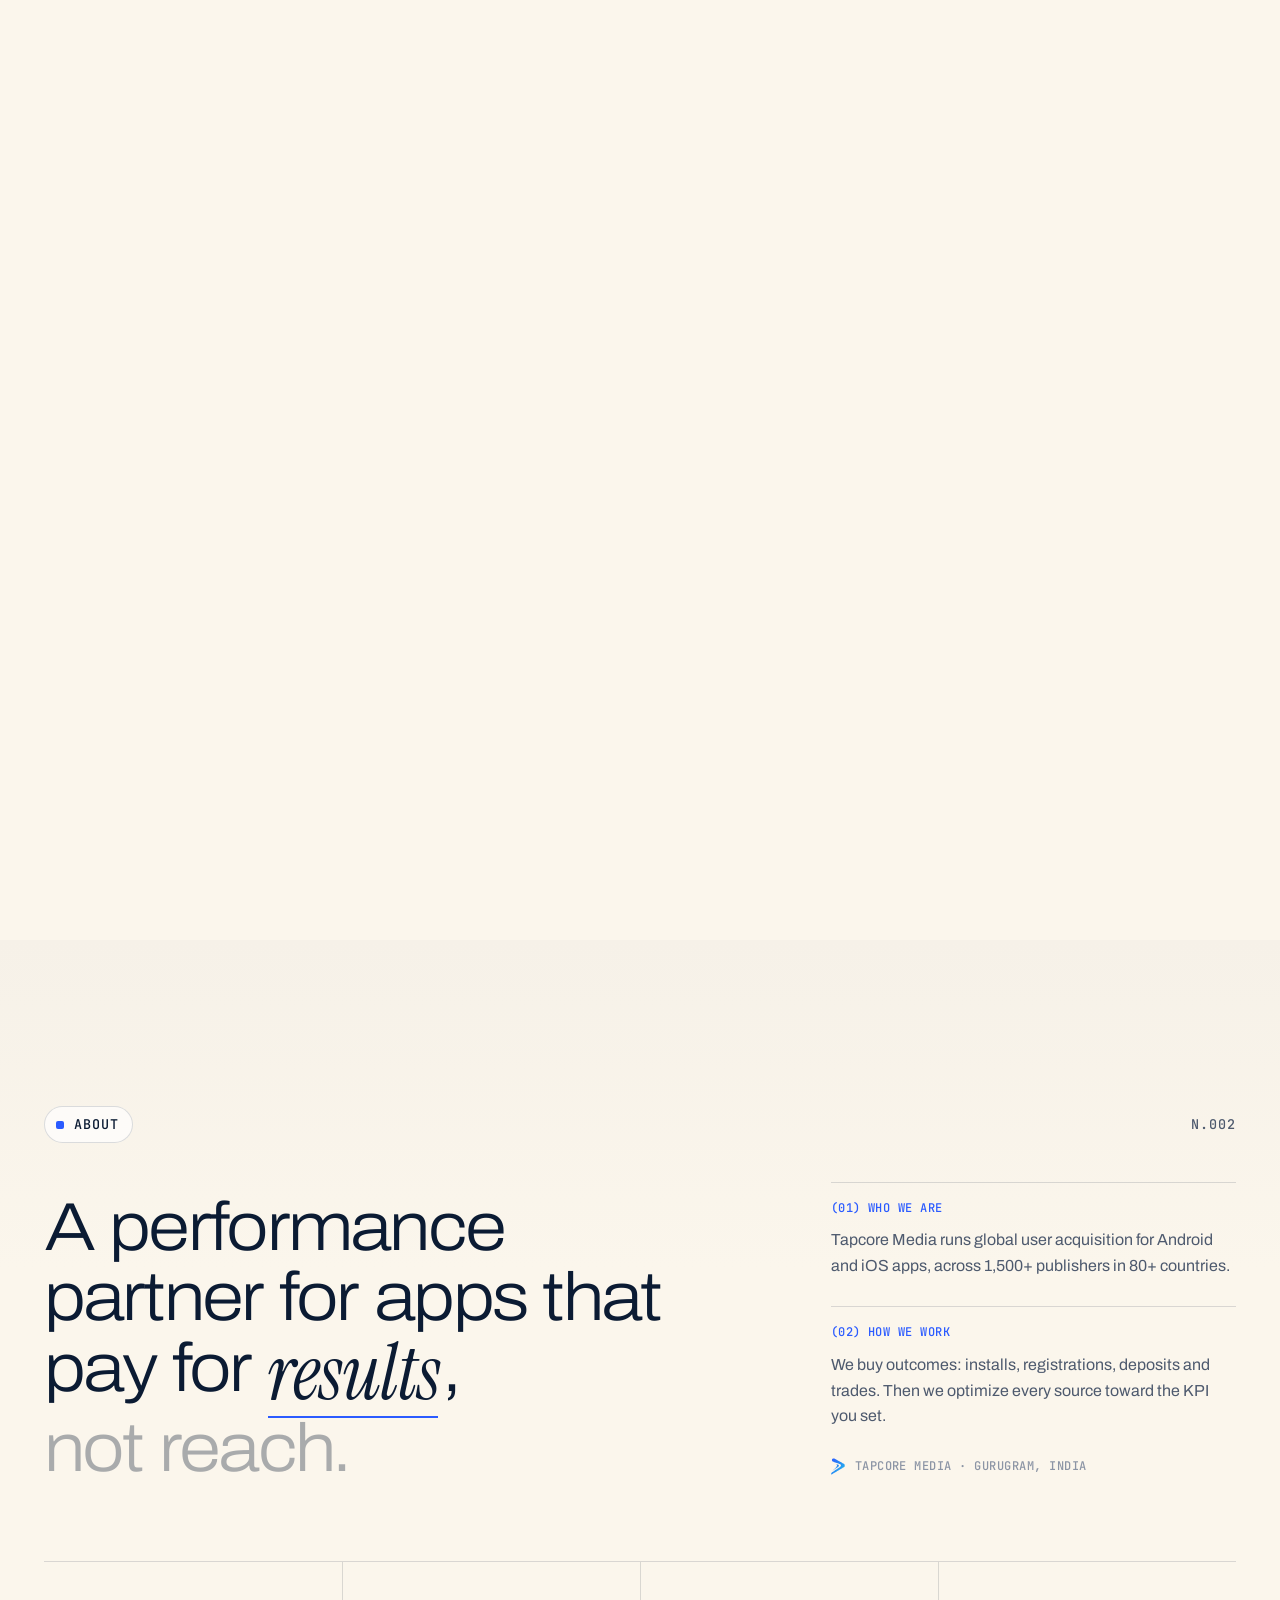
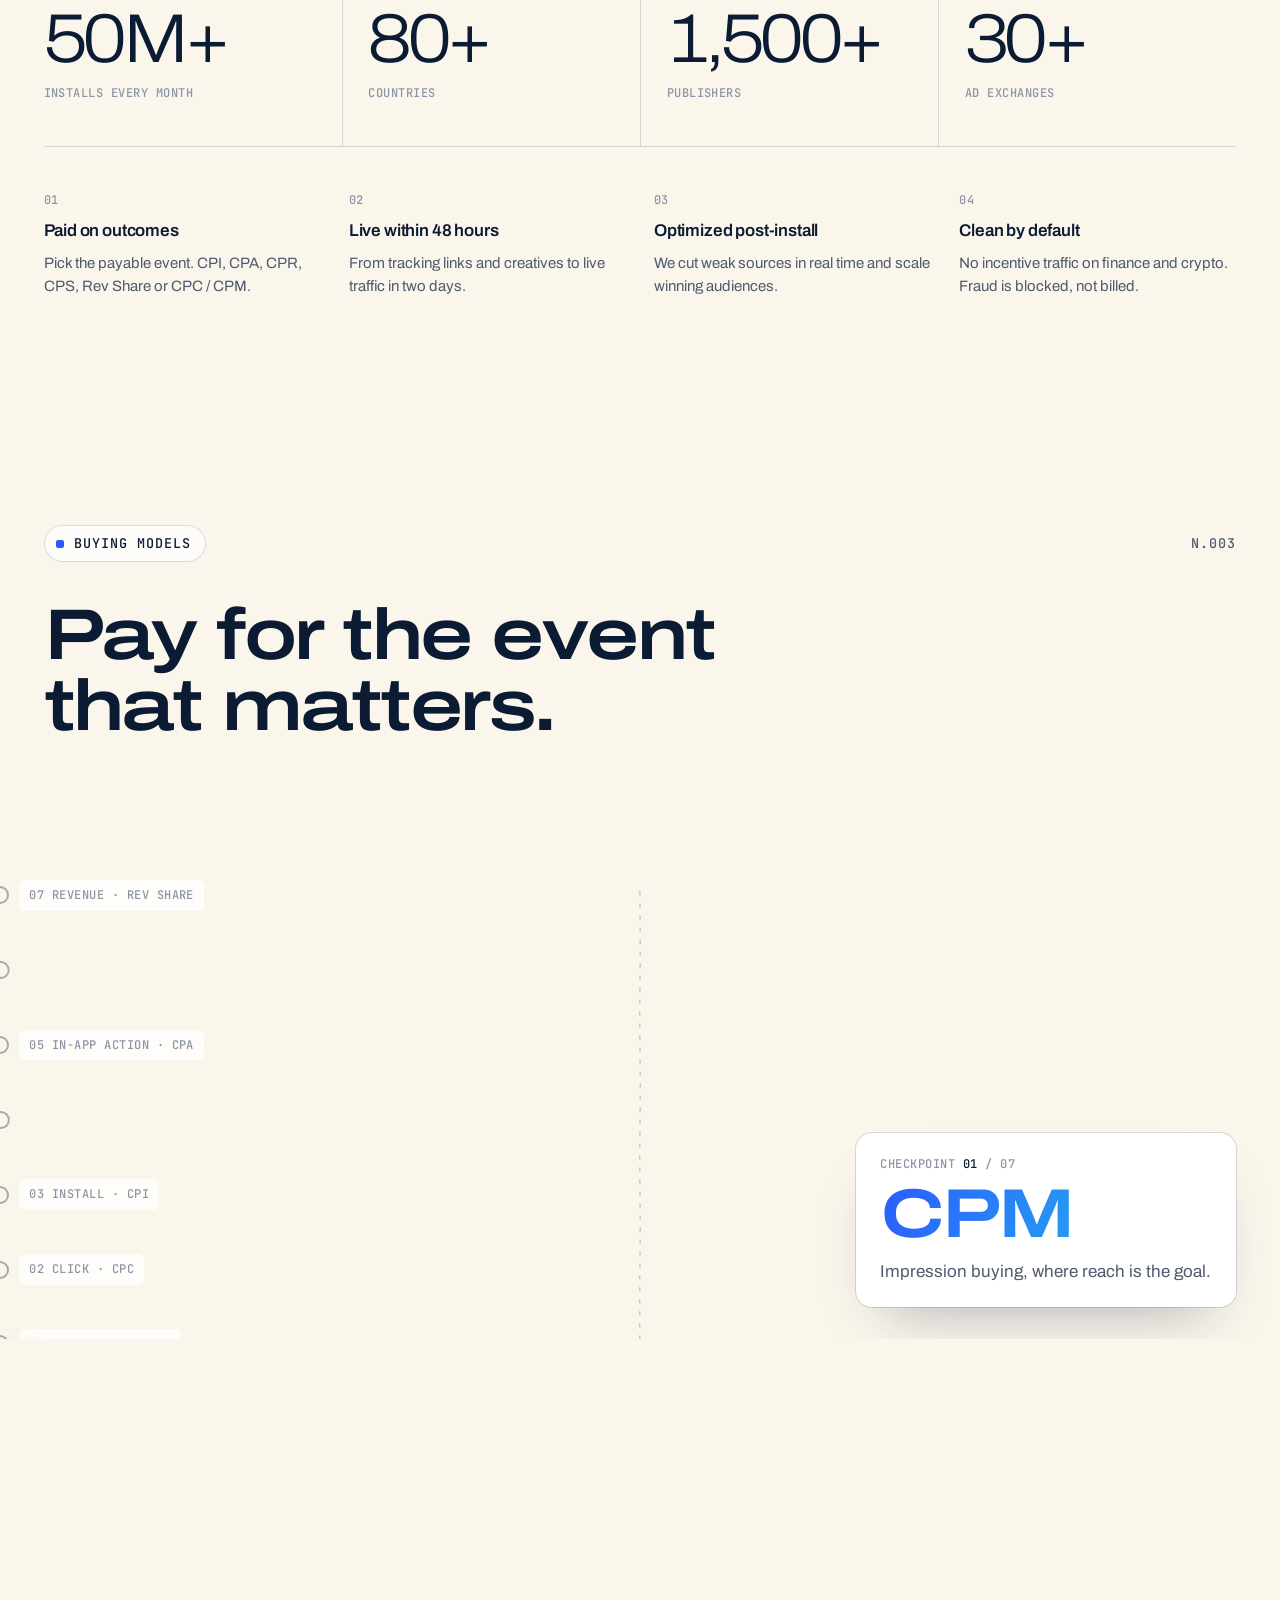
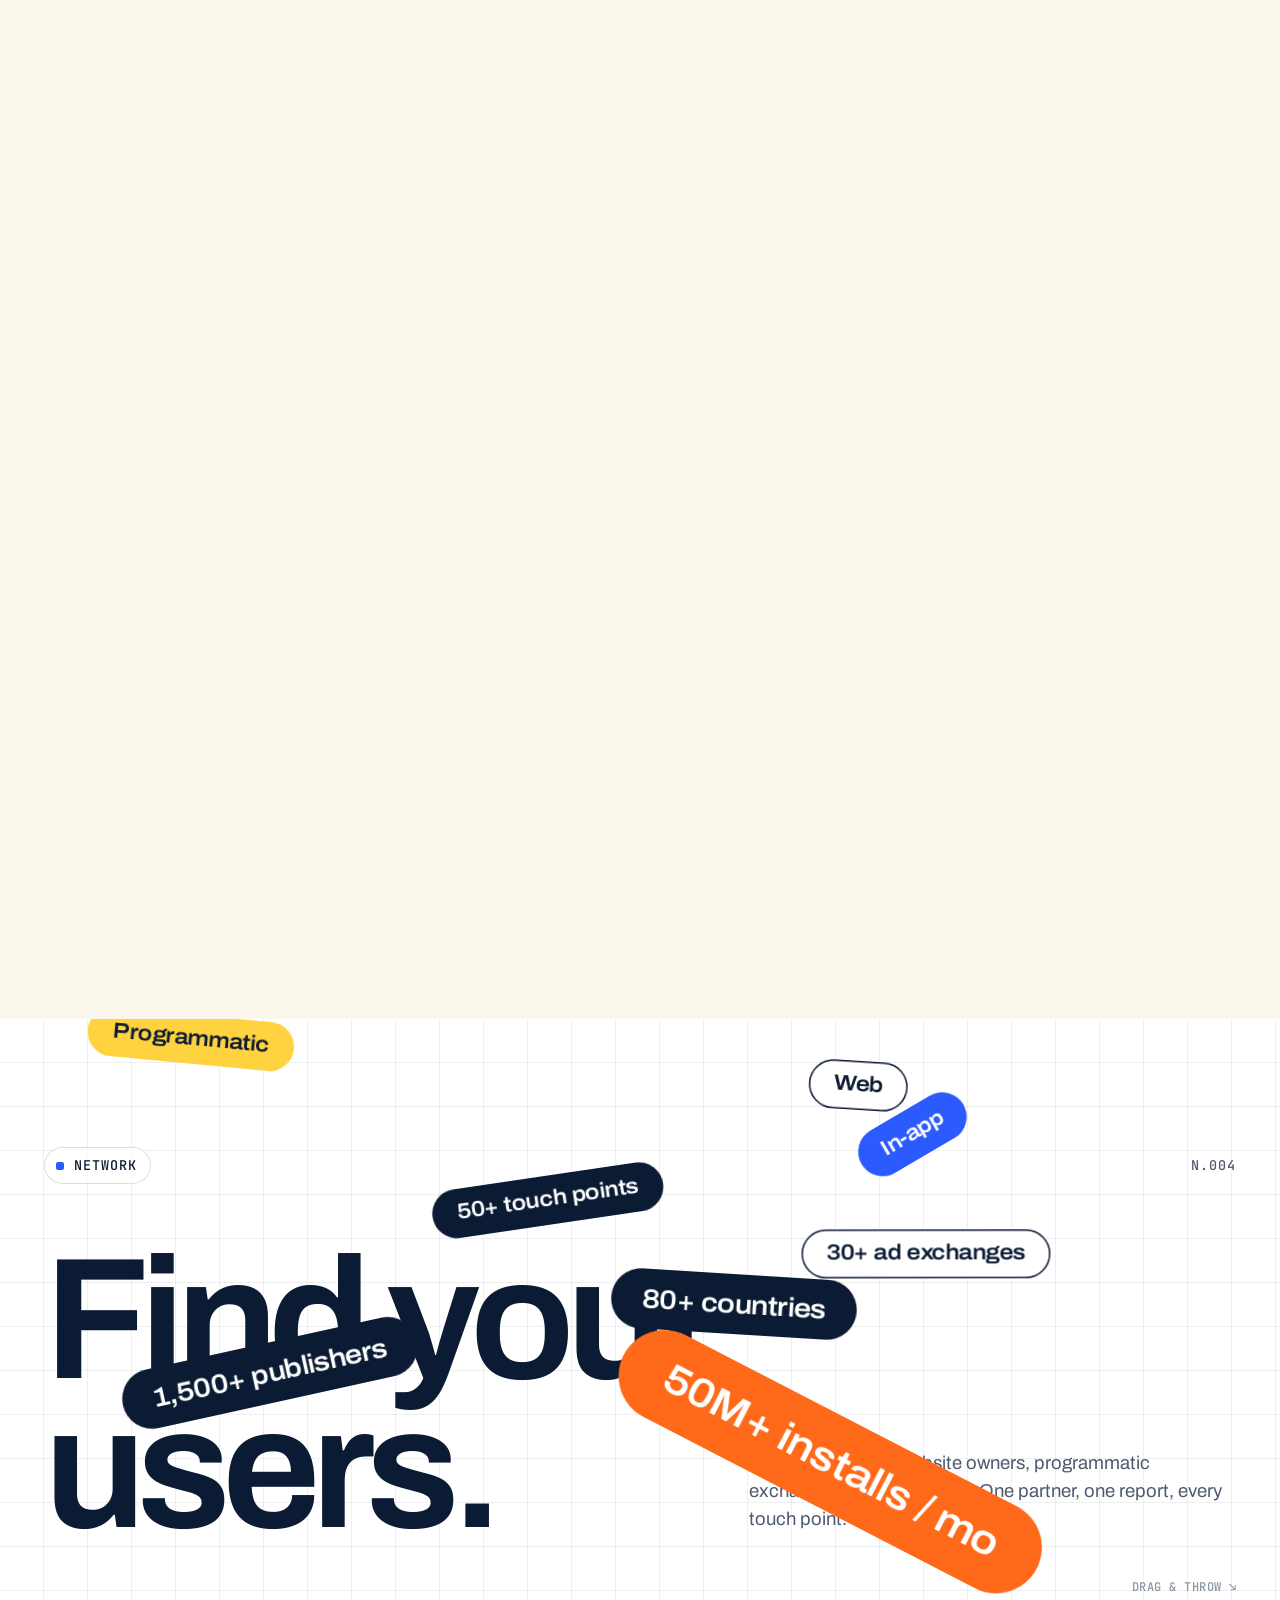
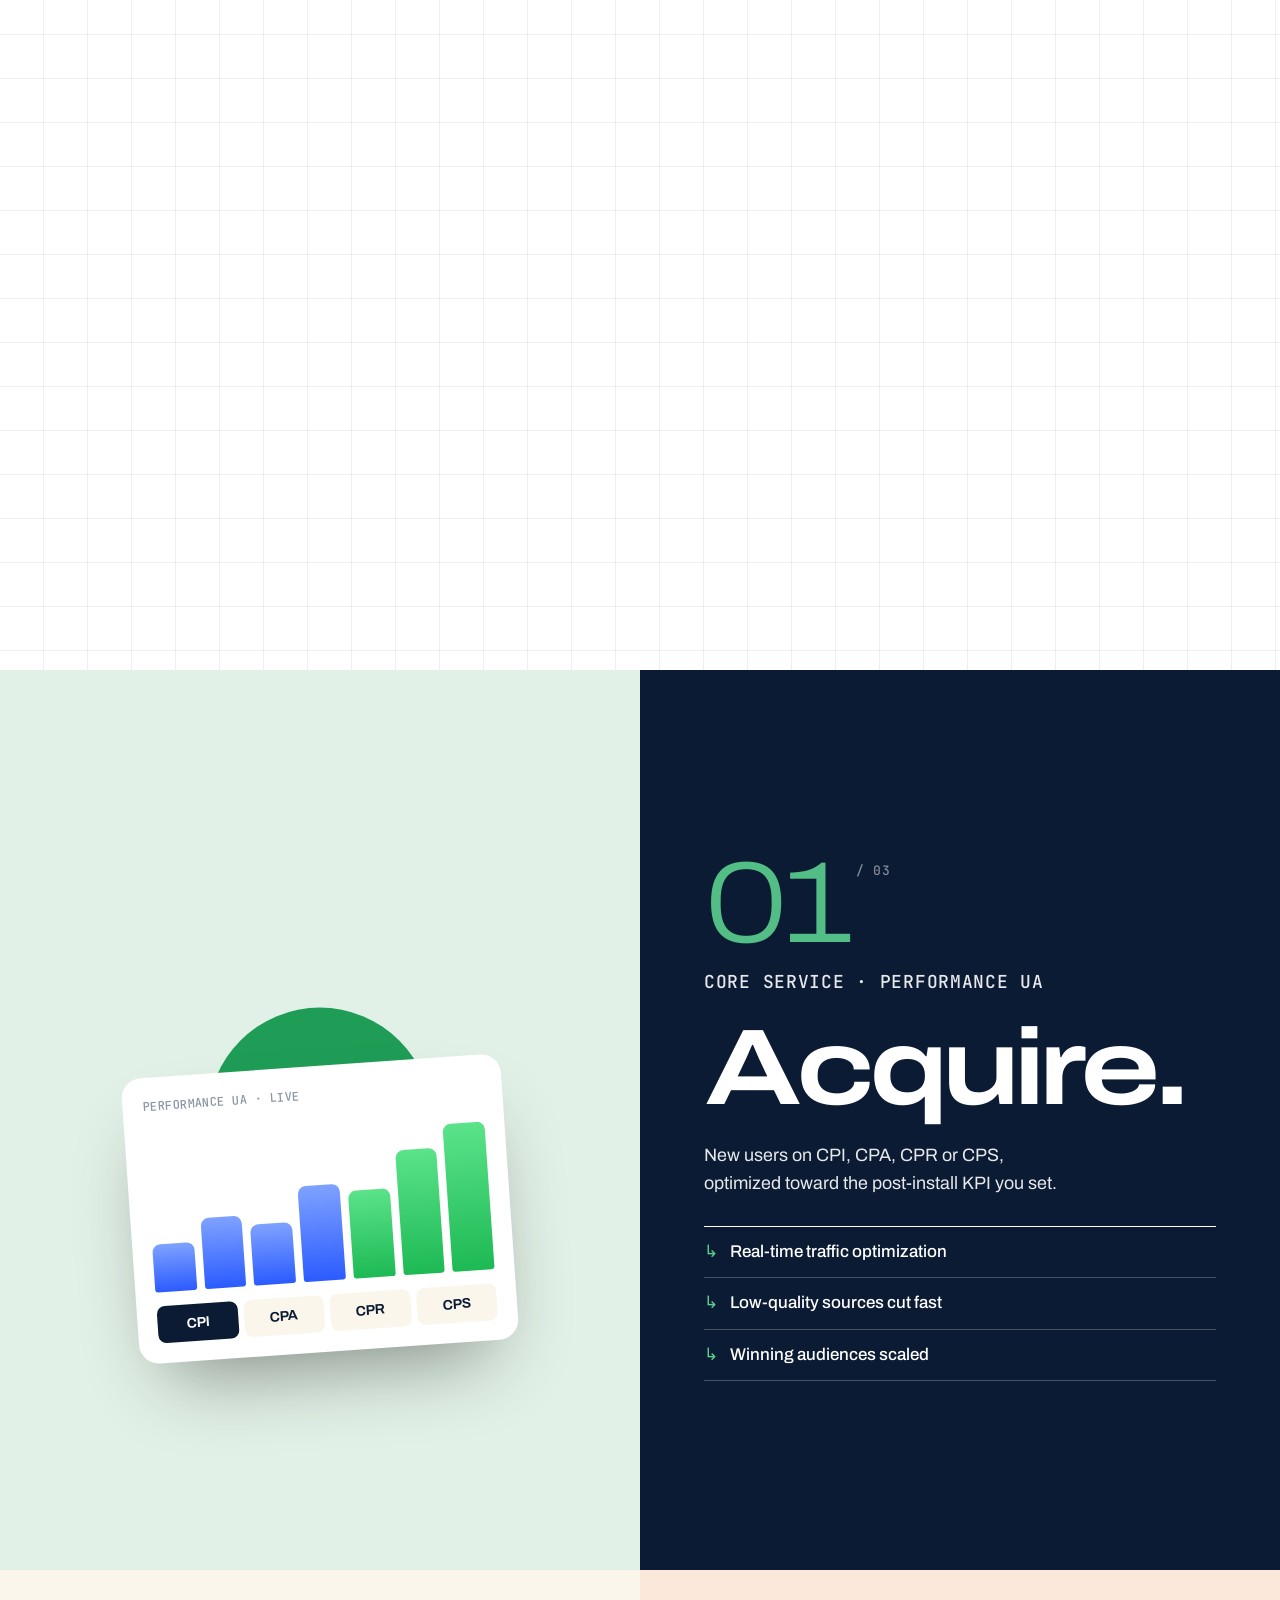
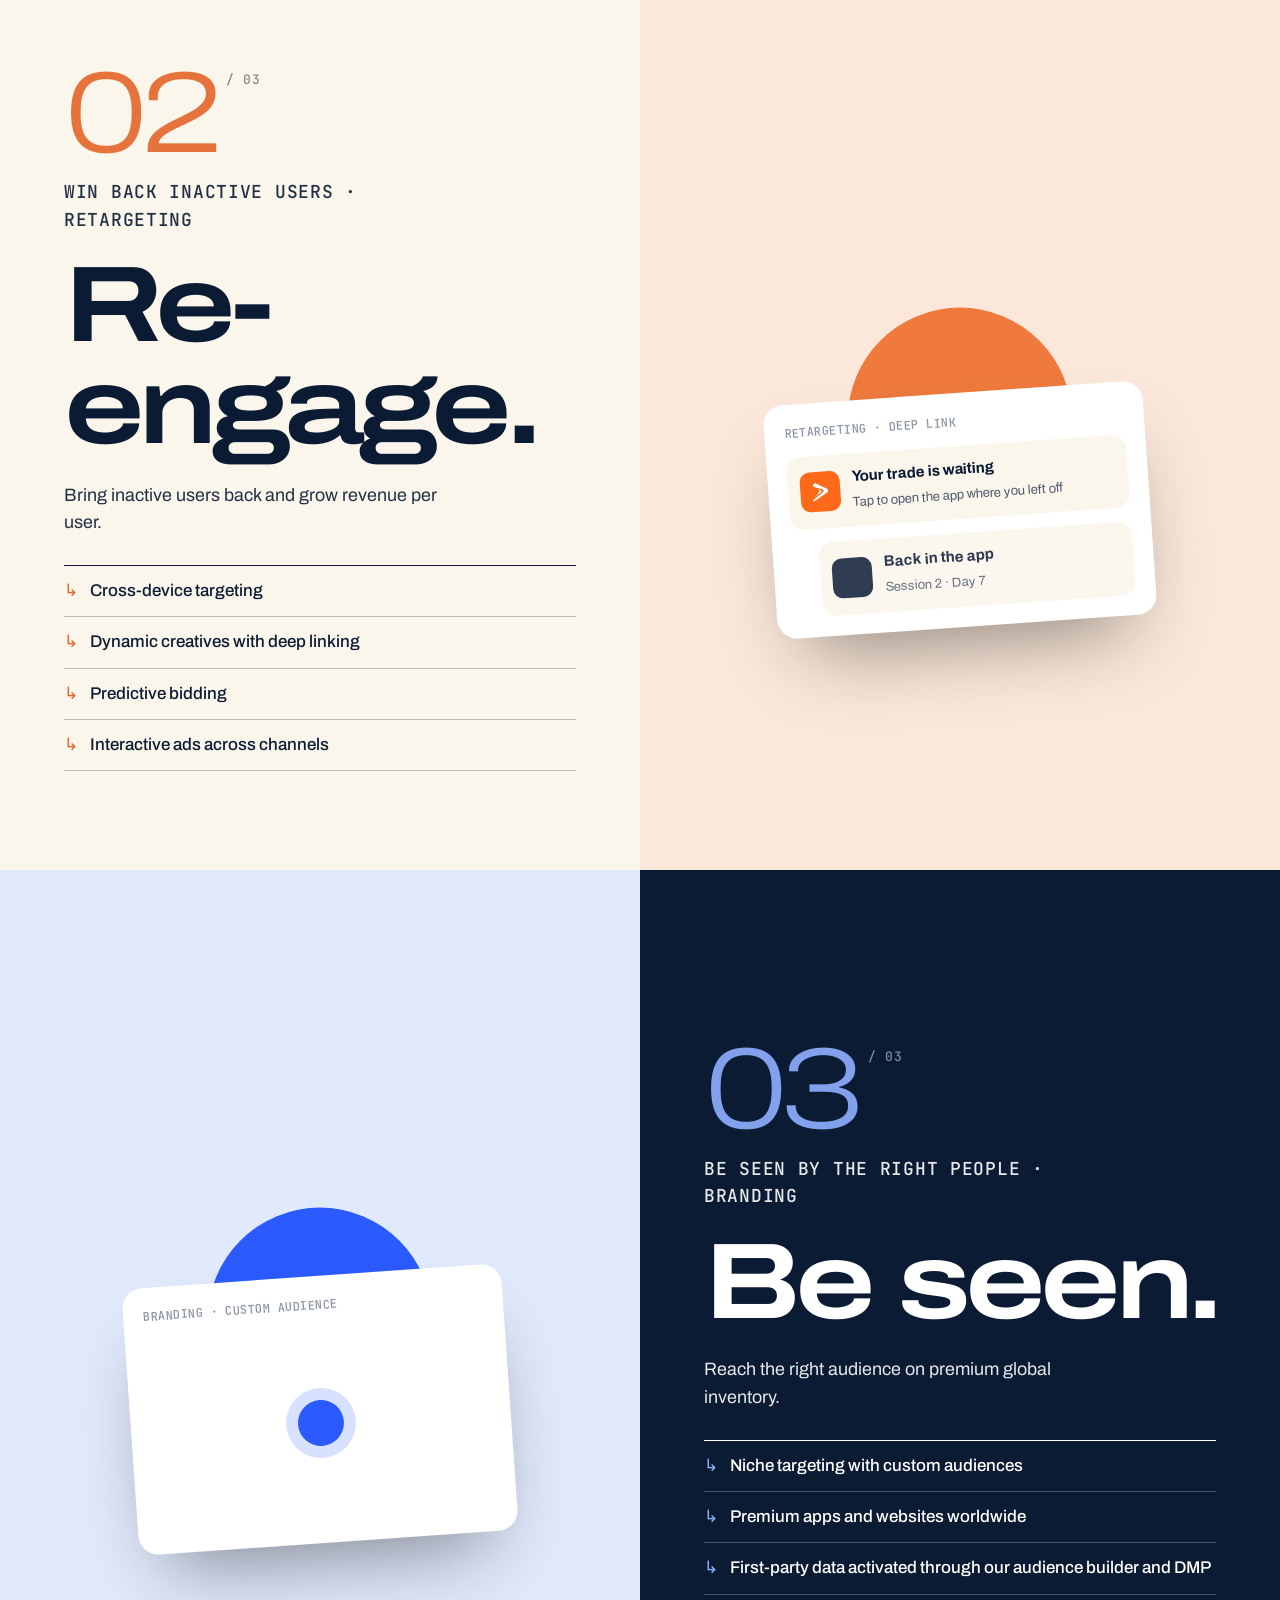
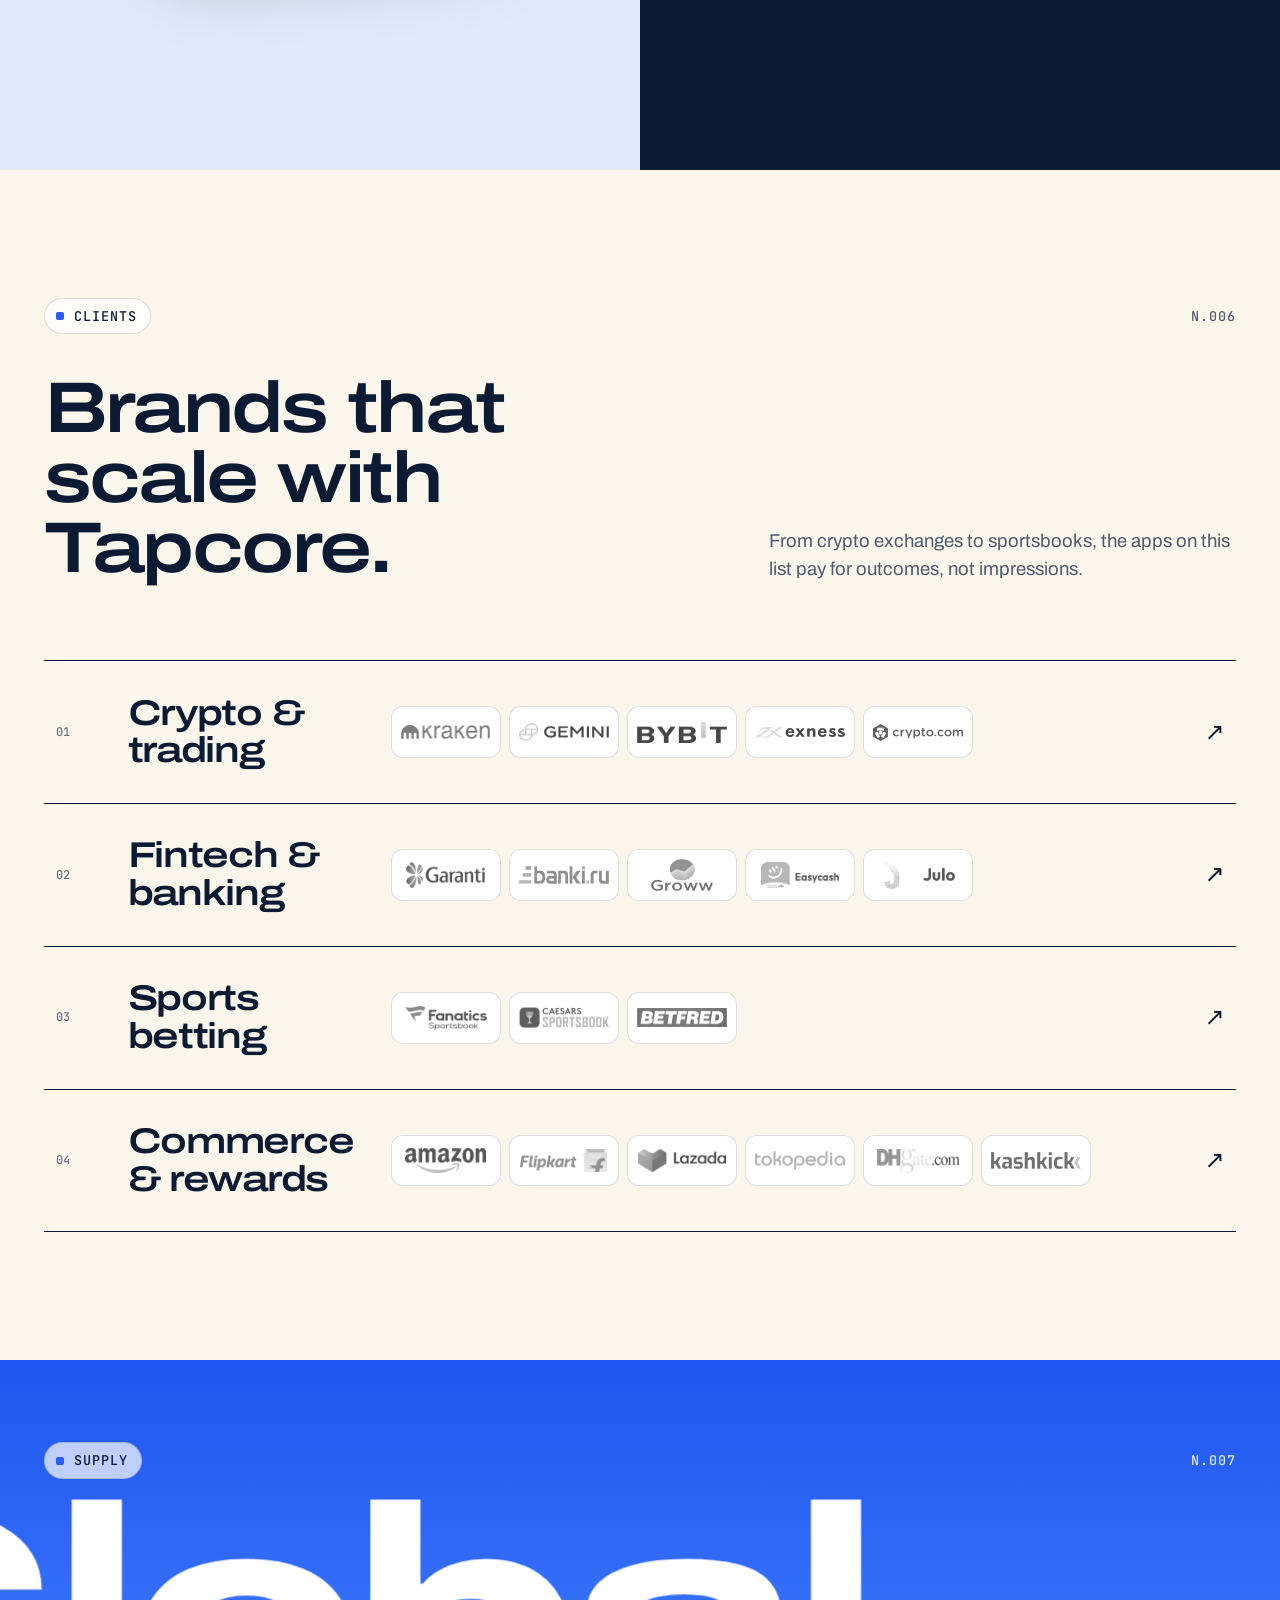
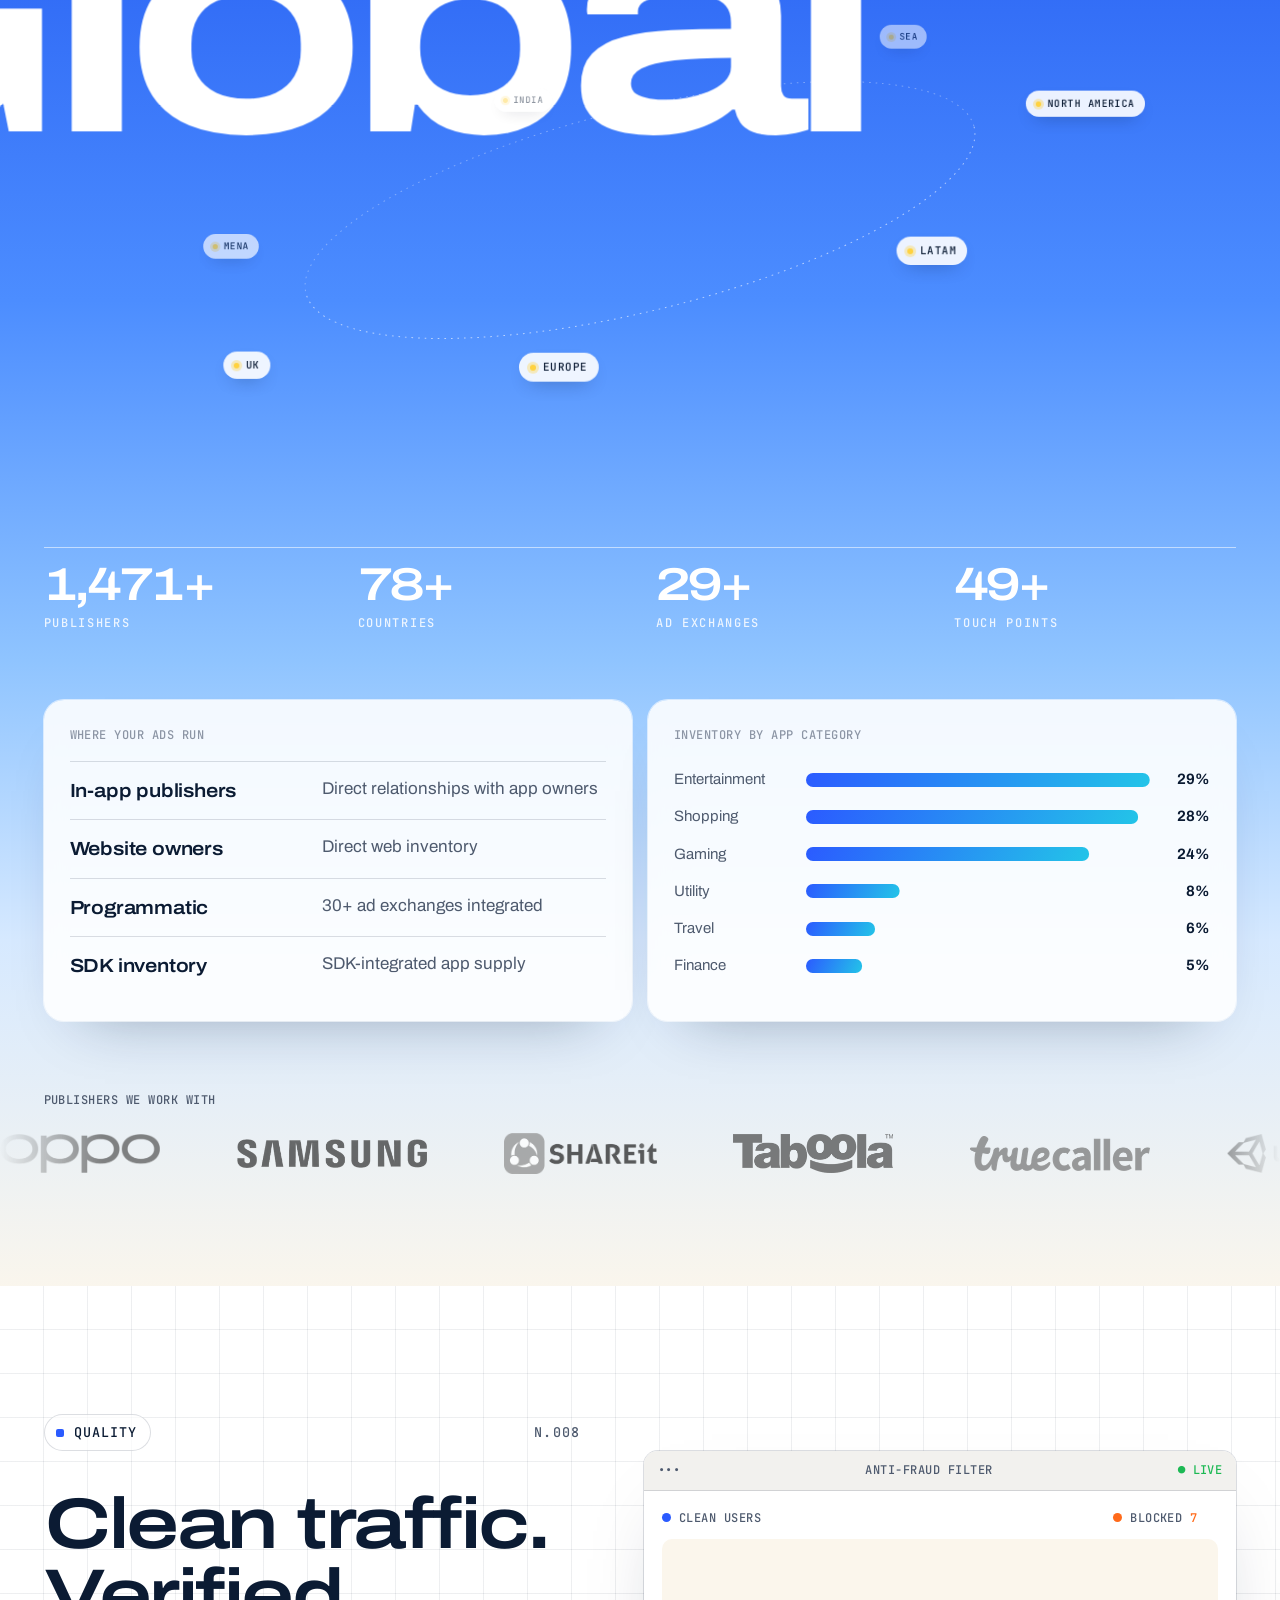
<file: v5/index.html>
<!doctype html>
<html lang="en">
<head>
  <meta charset="utf-8">
  <meta name="viewport" content="width=device-width, initial-scale=1, viewport-fit=cover">
  <title>Tapcore Media | We don't advertise. We craft attention.</title>
  <meta name="description" content="Tapcore Media is a performance marketing agency for global mobile app campaigns. CPI, CPA, CPR, CPS and Rev Share across 1,500+ publishers in 80+ countries.">
  <meta name="theme-color" content="#FBF6EC">
  <link rel="canonical" href="https://www.tapcoremedia.com/">
  <link rel="icon" href="assets/img/favicon.svg" type="image/svg+xml">
  <meta property="og:type" content="website">
  <meta property="og:title" content="Tapcore Media | Mobile growth, paid on outcomes">
  <meta property="og:description" content="Performance user acquisition for Android and iOS apps. Pay for the event that matters to you.">
  <meta name="twitter:card" content="summary_large_image">

  <link rel="preconnect" href="https://fonts.googleapis.com">
  <link rel="preconnect" href="https://fonts.gstatic.com" crossorigin>
  <link rel="stylesheet" href="https://fonts.googleapis.com/css2?family=Archivo:wdth,wght@62..125,300..800&family=Instrument+Serif:ital@1&family=JetBrains+Mono:wght@400;500&display=swap">
  <link rel="stylesheet" href="assets/css/style.css">
  <script>
    try {
      if (sessionStorage.getItem("tc-intro") || matchMedia("(prefers-reduced-motion: reduce)").matches)
        document.documentElement.classList.add("skip-intro");
    } catch (e) {}
  </script>
  <script defer src="assets/vendor/gsap.min.js"></script>
  <script defer src="assets/vendor/ScrollTrigger.min.js"></script>
  <script defer src="assets/vendor/lenis.min.js"></script>
  <script defer src="assets/js/main.js"></script>
</head>
<body>
  <svg width="0" height="0" style="position:absolute" aria-hidden="true">
    <defs>
      <linearGradient id="brandGrad" x1="0" y1="0" x2="1" y2="1">
        <stop offset="0" stop-color="#2B5BFF"/>
        <stop offset="1" stop-color="#23C4E8"/>
      </linearGradient>
      <symbol id="mark" viewBox="0 0 536 638"><path fill-rule="evenodd" d="M 84 12 C 44 21,25 60,41 100 C 46 114,55 124,68 131 C 70 132,90 139,96 141 C 97 142,100 143,102 144 C 103 144,105 145,106 145 C 106 145,108 145,109 146 C 111 147,115 148,128 152 C 132 154,137 155,138 156 C 140 157,141 157,169 167 C 181 171,193 175,196 176 C 200 178,221 185,228 188 C 231 188,235 190,237 191 C 238 191,240 192,241 192 C 242 192,243 192,244 193 C 244 193,252 196,261 199 C 286 208,286 208,288 209 C 289 210,290 210,291 210 C 292 210,294 211,295 211 C 298 213,311 217,335 225 C 346 229,360 237,366 243 C 369 246,376 260,378 265 C 383 276,381 296,374 306 C 373 308,372 310,372 311 C 372 314,357 327,344 335 C 337 340,326 348,318 353 C 311 358,303 364,300 366 C 296 368,290 372,286 375 C 282 378,276 382,272 385 C 269 387,262 391,258 394 C 254 397,244 404,235 410 C 226 416,217 422,213 425 C 209 427,202 433,196 437 C 189 441,183 446,180 447 C 178 449,173 453,168 456 C 163 459,159 462,159 462 C 158 463,153 466,148 470 C 142 473,135 478,132 480 C 129 483,125 485,124 486 C 123 486,118 490,113 493 C 108 496,100 502,94 507 C 87 511,78 517,72 521 C 66 526,61 529,60 529 C 60 529,59 530,59 530 C 58 531,58 532,57 532 C 56 532,50 536,38 545 C 34 547,26 553,20 557 L 9 564 9 596 C 9 614,9 629,10 629 C 10 630,12 629,14 628 C 18 627,20 626,43 612 C 50 607,56 604,57 604 C 57 604,59 603,60 602 C 63 599,77 591,88 585 C 90 584,93 582,94 582 C 95 581,99 579,102 576 C 106 574,112 571,116 569 C 119 567,124 563,128 561 C 134 558,150 548,154 546 C 161 542,173 535,173 535 C 174 535,177 533,181 531 C 188 526,220 507,220 507 C 221 507,237 498,241 495 C 242 494,245 492,247 491 C 250 490,266 480,283 470 C 286 468,288 467,289 467 C 289 467,291 466,293 464 C 295 463,300 460,304 458 C 308 455,312 453,313 452 C 314 452,315 451,315 451 C 316 451,318 450,319 449 C 321 447,326 444,330 442 C 333 440,337 438,338 437 C 339 437,342 435,344 434 C 347 432,350 431,351 430 C 362 423,372 417,373 417 C 373 417,376 415,379 414 C 382 412,384 410,385 410 C 385 410,387 409,389 408 C 394 405,425 386,430 383 C 432 382,436 380,439 378 C 442 376,447 373,450 371 C 459 366,463 364,466 362 C 467 361,469 360,469 360 C 470 360,471 359,472 359 C 473 358,477 356,480 353 C 498 344,518 328,518 324 C 518 323,519 321,519 320 C 524 310,525 304,525 284 C 525 265,525 263,523 256 C 516 234,508 223,493 215 C 490 213,486 211,484 210 C 483 209,478 206,474 204 C 464 199,456 194,450 191 C 447 189,444 188,431 181 C 428 179,419 174,412 170 C 405 167,399 163,398 163 C 397 162,395 161,394 160 C 390 158,388 157,374 149 C 368 146,363 143,362 142 C 361 142,360 141,359 141 C 358 141,356 140,355 139 C 353 137,349 135,346 133 C 342 132,338 130,336 128 C 332 126,327 123,313 116 C 309 113,304 111,302 109 C 300 108,295 106,291 104 C 285 100,273 94,268 91 C 265 89,254 83,245 78 C 242 77,237 74,235 73 C 233 71,228 68,223 66 C 218 64,213 61,211 60 C 207 57,201 54,186 46 C 181 43,175 40,172 38 C 169 36,163 33,158 30 C 153 28,147 24,144 22 C 126 12,121 10,104 10 C 96 10,88 11,84 12 M 197 227 C 196 228,199 230,206 234 C 216 240,225 249,228 259 C 231 265,231 284,229 286 C 228 287,228 289,228 290 C 228 293,217 316,213 324 C 210 328,207 332,206 333 C 206 334,203 336,202 339 C 200 342,196 347,194 349 C 192 351,189 355,188 356 C 180 369,126 420,99 442 C 97 444,91 449,85 453 C 73 463,65 471,66 472 C 66 473,69 472,79 465 C 85 461,92 456,96 454 C 100 452,107 447,111 444 C 116 440,123 436,126 434 C 129 432,134 428,139 425 C 143 422,154 415,163 408 C 173 402,181 397,181 396 C 182 395,189 391,196 386 C 204 381,215 373,220 369 C 226 366,235 360,240 357 C 244 353,251 349,254 346 C 257 344,260 342,260 342 C 261 342,282 328,287 323 C 297 315,302 303,302 288 C 302 276,300 270,292 261 C 289 257,272 245,269 245 C 269 245,267 244,265 243 C 253 238,239 234,223 231 C 208 228,206 228,204 227 C 202 226,197 226,197 227"/></symbol>
      <symbol id="cursor" viewBox="0 0 24 24"><path d="M3 2l7.5 19 2.6-7.9L21 10.5z"/></symbol>
    </defs>
  </svg>

  <a class="skip" href="#main">Skip to content</a>

  <!-- Intro counter (skipped on repeat visits and for reduced motion) -->
  <div class="loader" aria-hidden="true">
    <svg class="ld-mark"><use href="#mark" fill="url(#brandGrad)"/></svg>
    <p class="ld-count mono"><span>000</span>%</p>
    <p class="ld-tag mono">Precision · Performance · Profit</p>
  </div>

  <div class="cursor" aria-hidden="true"><span class="c-dot"></span><span class="c-label mono"></span></div>

  <header class="nav" id="nav">
    <a class="brand" href="#top" aria-label="Tapcore Media home">
      <svg class="brand-mark" aria-hidden="true"><use href="#mark" fill="url(#brandGrad)"/></svg>
      <span class="brand-word"><b>TAPCORE</b><i>MEDIA</i></span>
    </a>
    <nav class="nav-links mono" aria-label="Primary">
      <a href="#about">About</a>
      <a href="#models">Models</a>
      <a href="#network">Network</a>
      <a href="#services">Services</a>
      <a href="#clients">Clients</a>
      <a href="#supply">Supply</a>
      <a href="#contact">Contact</a>
    </nav>
    <p class="nav-time mono" aria-label="Local time in Gurugram">GGN <span data-clock>--:--</span> IST</p>
    <a class="nav-cta mono" href="#contact">Start a test</a>
    <button class="burger" aria-label="Open menu" aria-expanded="false" aria-controls="menu"><span></span><span></span></button>
  </header>

  <div class="menu" id="menu" hidden>
    <nav aria-label="Mobile">
      <a href="#about"><small class="mono">01</small>About</a>
      <a href="#models"><small class="mono">02</small>Models</a>
      <a href="#network"><small class="mono">03</small>Network</a>
      <a href="#services"><small class="mono">04</small>Services</a>
      <a href="#clients"><small class="mono">05</small>Clients</a>
      <a href="#contact"><small class="mono">06</small>Contact</a>
    </nav>
    <p class="mono">tanu@tapcoremedia.com · +91 96258 98987</p>
  </div>

  <main id="main">

    <!-- =========================================================
         01 HERO · tap the ad, fly into the screen
         ========================================================= -->
    <section class="hero" id="top">
      <div class="hero-stage">
        <div class="hero-sky" aria-hidden="true"><i class="cloud c1"></i><i class="cloud c2"></i><i class="cloud c3"></i></div>
        <div class="fly-clouds" aria-hidden="true"><i class="cloud f1"></i><i class="cloud f2"></i><i class="cloud f3"></i><i class="cloud f4"></i></div>

        <div class="hero-top mono">
          <span>[ N.001 ]</span>
          <span>Performance user acquisition</span>
          <span>Android &amp; iOS</span>
        </div>

        <h1 class="hero-h" aria-label="Mobile growth, paid on outcomes.">
          <span class="hh hh-l" aria-hidden="true">Mobile</span>
          <span class="hh hh-r" aria-hidden="true">growth</span>
        </h1>

        <span class="device-shadow" aria-hidden="true"></span>
        <div class="device" aria-hidden="true">
          <div class="device-body">
            <span class="d-btn d-btn1"></span><span class="d-btn d-btn2"></span><span class="d-btn d-btn3"></span>
            <div class="screen">
              <div class="scr-sky"><div class="scr-world"><i class="cloud w1"></i><i class="cloud w2"></i><i class="cloud w3"></i><i class="cloud w4"></i></div></div>
              <div class="scr-ui">
                <div class="scr-status mono"><span>9:41</span><span class="scr-island"></span><span>5G ▮▮▮</span></div>
                <p class="scr-sponsored mono">Sponsored</p>
                <div class="scr-app">
                  <span class="scr-icon"><svg><use href="#mark" fill="#fff"/></svg></span>
                  <div><b>Your App</b><small>Finance · ★ 4.8</small></div>
                </div>
                <div class="scr-shots"><i></i><i></i><i></i></div>
                <span class="scr-install"><b class="si-a">Install</b><b class="si-b">Installed ✓</b></span>
                <p class="scr-plus mono">+1 install · tracked</p>
              </div>
              <span class="finger"><i></i></span>
            </div>
          </div>
        </div>

        <p class="hero-sub">Paid on outcomes.<br><span>You pay for installs, registrations, deposits and trades. Nothing else.</span></p>

        <div class="hero-foot mono">
          <span class="scroll-hint">Scroll to tap <i></i></span>
          <span>80+ countries</span>
          <span>1,500+ publishers</span>
        </div>

        <div class="manifesto" aria-label="We don't advertise. We craft attention.">
          <div class="mf-corner tl mono">Manifesto</div>
          <div class="mf-corner tr mono">N.001</div>
          <div class="mf-corner bl mono">Tapcore Media</div>
          <div class="mf-corner br mono">Gurugram · <span data-clock>--:--</span> IST</div>
          <svg class="mf-mark" aria-hidden="true"><use href="#mark" fill="url(#brandGrad)"/></svg>
          <p class="mf-line l1" aria-hidden="true">We don't advertise.</p>
          <span class="mf-rule" aria-hidden="true"></span>
          <p class="mf-line l2" aria-hidden="true">We craft attention.</p>
          <p class="mf-sub mono" aria-hidden="true">Performance user acquisition for Android and iOS</p>
        </div>
      </div>
    </section>

    <!-- =========================================================
         02 ABOUT · on the sky
         ========================================================= -->
    <section class="about" id="about">
      <div class="wrap">
        <div class="sec-meta mono"><span>About</span><span>N.002</span></div>
        <div class="ab-grid">
          <h2 class="ab-head" data-reveal>A performance partner for apps that pay for <em>results</em>, <span class="mute">not reach.</span></h2>
          <div class="ab-side">
            <div class="ab-note">
              <p class="mono">(01) Who we are</p>
              <p>Tapcore Media runs global user acquisition for Android and iOS apps, across 1,500+ publishers in 80+ countries.</p>
            </div>
            <div class="ab-note">
              <p class="mono">(02) How we work</p>
              <p>We buy outcomes: installs, registrations, deposits and trades. Then we optimize every source toward the KPI you set.</p>
            </div>
            <p class="ab-sign mono"><svg aria-hidden="true"><use href="#mark" fill="url(#brandGrad)"/></svg>Tapcore Media · Gurugram, India</p>
          </div>
        </div>

        <dl class="about-stats">
          <div><dt class="mono">Installs every month</dt><dd><span data-count="50">0</span>M+</dd></div>
          <div><dt class="mono">Countries</dt><dd><span data-count="80">0</span>+</dd></div>
          <div><dt class="mono">Publishers</dt><dd><span data-count="1500">0</span>+</dd></div>
          <div><dt class="mono">Ad exchanges</dt><dd><span data-count="30">0</span>+</dd></div>
        </dl>

        <div class="about-cols">
          <article><span class="mono">01</span><h3>Paid on outcomes</h3><p>Pick the payable event. CPI, CPA, CPR, CPS, Rev Share or CPC / CPM.</p></article>
          <article><span class="mono">02</span><h3>Live within 48 hours</h3><p>From tracking links and creatives to live traffic in two days.</p></article>
          <article><span class="mono">03</span><h3>Optimized post-install</h3><p>We cut weak sources in real time and scale winning audiences.</p></article>
          <article><span class="mono">04</span><h3>Clean by default</h3><p>No incentive traffic on finance and crypto. Fraud is blocked, not billed.</p></article>
        </div>
      </div>
    </section>

    <!-- =========================================================
         03 MODELS · the flight path
         ========================================================= -->
    <section class="flight" id="models" aria-labelledby="models-title">
      <div class="flight-stage">
        <div class="flight-head">
          <div class="sec-meta mono"><span>Buying models</span><span>N.003</span></div>
          <h2 class="h-wide" id="models-title">Pay for the event<br>that matters.</h2>
        </div>
        <svg class="flight-svg" aria-hidden="true">
          <path class="fp-base"/>
          <path class="fp-trail"/>
        </svg>
        <div class="fp-nodes" aria-hidden="true"></div>
        <div class="plane" aria-hidden="true"><svg><use href="#mark" fill="url(#brandGrad)"/></svg></div>
        <div class="flight-card" aria-live="polite">
          <p class="fc-step mono">Checkpoint <b>01</b> / 07</p>
          <p class="fc-model">CPM</p>
          <p class="fc-desc">Impression buying, where reach is the goal.</p>
        </div>
        <ul class="sr-only">
          <li>CPM / CPC: click or impression buying, where it fits the goal.</li>
          <li>CPI: cost per install.</li>
          <li>CPR: cost per registration.</li>
          <li>CPA: cost per in-app action, such as a deposit, trade or purchase.</li>
          <li>CPS: cost per sale.</li>
          <li>Rev Share: a share of the revenue your users generate.</li>
        </ul>
      </div>
    </section>

    <!-- =========================================================
         04 NETWORK · physics playground
         ========================================================= -->
    <section class="network grid-paper" id="network" aria-labelledby="network-title">
      <div class="wrap net-head">
        <div class="sec-meta mono"><span>Network</span><span>N.004</span></div>
        <h2 class="h-giant" id="network-title">Find your<br>users.</h2>
        <p class="lead">In-app publishers, website owners, programmatic exchanges and SDK supply. One partner, one report, every touch point.</p>
      </div>
      <div class="playground" aria-label="Tapcore network in numbers: 50M+ installs a month, 1,500+ publishers, 80+ countries, 30+ ad exchanges, 50+ touch points.">
        <p class="pg-hint mono">Drag &amp; throw ↘</p>
        <div class="pg-items" aria-hidden="true">
          <span class="pg pill p-orange xl">50M+ installs / mo</span>
          <span class="pg pill p-ink lg">1,500+ publishers</span>
          <span class="pg pill p-ink lg">80+ countries</span>
          <span class="pg pill p-white">30+ ad exchanges</span>
          <span class="pg pill p-ink">50+ touch points</span>
          <span class="pg pill p-blue">In-app</span>
          <span class="pg pill p-white">Web</span>
          <span class="pg pill p-yellow">Programmatic</span>
          <span class="pg pill p-white">SDK</span>
          <span class="pg pill p-green">Android</span>
          <span class="pg pill p-ink">iOS</span>
          <span class="pg hex" data-shape="hex"></span>
          <span class="pg sq" data-shape="box"></span>
          <span class="pg eye" data-shape="circle"><i></i></span>
          <span class="pg eye" data-shape="circle"><i></i></span>
          <span class="pg ball" data-shape="circle"></span>
        </div>
      </div>
    </section>

    <!-- =========================================================
         05 SERVICES · split panels
         ========================================================= -->
    <section class="services" id="services" aria-labelledby="services-title">
      <h2 class="sr-only" id="services-title">Three ways we grow your app</h2>

      <article class="split s-green">
        <div class="split-color">
          <span class="big-circle"></span>
          <div class="ui-card ui-ua" aria-hidden="true">
            <p class="mono">Performance UA · Live</p>
            <div class="ua-bars"><i style="--h:30%"></i><i style="--h:44%"></i><i style="--h:38%"></i><i style="--h:60%"></i><i style="--h:55%"></i><i style="--h:78%"></i><i style="--h:92%"></i></div>
            <div class="ua-chips"><span>CPI</span><span>CPA</span><span>CPR</span><span>CPS</span></div>
          </div>
        </div>
        <div class="split-text">
          <p class="split-num" aria-hidden="true"><b>01</b><span class="mono">/ 03</span></p>
          <p class="mono split-k">Core service · Performance UA</p>
          <h3 class="h-split">Acquire.</h3>
          <p>New users on CPI, CPA, CPR or CPS, optimized toward the post-install KPI you set.</p>
          <ul class="dash-list">
            <li>Real-time traffic optimization</li>
            <li>Low-quality sources cut fast</li>
            <li>Winning audiences scaled</li>
          </ul>
        </div>
      </article>

      <article class="split s-orange rev">
        <div class="split-color">
          <span class="big-circle"></span>
          <div class="ui-card ui-rt" aria-hidden="true">
            <p class="mono">Retargeting · Deep link</p>
            <div class="rt-notif"><span class="rt-ic"><svg><use href="#mark" fill="#fff"/></svg></span><div><b>Your trade is waiting</b><small>Tap to open the app where you left off</small></div></div>
            <div class="rt-notif n2"><span class="rt-ic"></span><div><b>Back in the app</b><small>Session 2 · Day 7</small></div></div>
          </div>
        </div>
        <div class="split-text">
          <p class="split-num" aria-hidden="true"><b>02</b><span class="mono">/ 03</span></p>
          <p class="mono split-k">Win back inactive users · Retargeting</p>
          <h3 class="h-split">Re-engage.</h3>
          <p>Bring inactive users back and grow revenue per user.</p>
          <ul class="dash-list">
            <li>Cross-device targeting</li>
            <li>Dynamic creatives with deep linking</li>
            <li>Predictive bidding</li>
            <li>Interactive ads across channels</li>
          </ul>
        </div>
      </article>

      <article class="split s-blue">
        <div class="split-color">
          <span class="big-circle"></span>
          <div class="ui-card ui-br" aria-hidden="true">
            <p class="mono">Branding · Custom audience</p>
            <div class="br-target"><i></i><i></i><i></i><b></b></div>
          </div>
        </div>
        <div class="split-text">
          <p class="split-num" aria-hidden="true"><b>03</b><span class="mono">/ 03</span></p>
          <p class="mono split-k">Be seen by the right people · Branding</p>
          <h3 class="h-split">Be seen.</h3>
          <p>Reach the right audience on premium global inventory.</p>
          <ul class="dash-list">
            <li>Niche targeting with custom audiences</li>
            <li>Premium apps and websites worldwide</li>
            <li>First-party data activated through our audience builder and DMP</li>
          </ul>
        </div>
      </article>
    </section>

    <!-- =========================================================
         06 CLIENTS · index table
         ========================================================= -->
    <section class="clients" id="clients" aria-labelledby="clients-title">
      <div class="wrap">
        <div class="sec-meta mono"><span>Clients</span><span>N.006</span></div>
        <div class="clients-head">
          <h2 class="h-wide" id="clients-title">Brands that<br>scale with Tapcore.</h2>
          <p class="lead">From crypto exchanges to sportsbooks, the apps on this list pay for outcomes, not impressions.</p>
        </div>
        <ol class="ctable">
          <li style="--c:var(--blue)"><span class="ct-n mono">01</span><span class="ct-v">Crypto &amp; trading</span><span class="ct-logos"><span class="chip"><img src="assets/img/logos/kraken.png" alt="Kraken" style="width:81.2%" loading="lazy" decoding="async"></span><span class="chip"><img src="assets/img/logos/gemini.png" alt="Gemini" style="width:81.2%" loading="lazy" decoding="async"></span><span class="chip"><img src="assets/img/logos/bybit.png" alt="Bybit" style="width:81.2%" loading="lazy" decoding="async"></span><span class="chip"><img src="assets/img/logos/exness.png" alt="Exness" style="width:81.2%" loading="lazy" decoding="async"></span><span class="chip"><img src="assets/img/logos/cryptocom.png" alt="Crypto.com" style="width:81.2%" loading="lazy" decoding="async"></span></span><span class="ct-a" aria-hidden="true">↗</span></li>
          <li style="--c:var(--green)"><span class="ct-n mono">02</span><span class="ct-v">Fintech &amp; banking</span><span class="ct-logos"><span class="chip"><img src="assets/img/logos/garanti.png" alt="Garanti" style="width:71.8%" loading="lazy" decoding="async"></span><span class="chip"><img src="assets/img/logos/bankiru.png" alt="Banki.ru" style="width:81.2%" loading="lazy" decoding="async"></span><span class="chip"><img src="assets/img/logos/groww.png" alt="Groww" style="width:56.0%" loading="lazy" decoding="async"></span><span class="chip"><img src="assets/img/logos/easycash.png" alt="Easycash" style="width:71.4%" loading="lazy" decoding="async"></span><span class="chip"><img src="assets/img/logos/julo.png" alt="Julo" style="width:66.4%" loading="lazy" decoding="async"></span></span><span class="ct-a" aria-hidden="true">↗</span></li>
          <li style="--c:var(--orange)"><span class="ct-n mono">03</span><span class="ct-v">Sports betting</span><span class="ct-logos"><span class="chip"><img src="assets/img/logos/fanatics.png" alt="Fanatics Sportsbook" style="width:74.1%" loading="lazy" decoding="async"></span><span class="chip"><img src="assets/img/logos/caesars.png" alt="Caesars Sportsbook" style="width:81.2%" loading="lazy" decoding="async"></span><span class="chip"><img src="assets/img/logos/betfred.png" alt="Betfred" style="width:81.2%" loading="lazy" decoding="async"></span></span><span class="ct-a" aria-hidden="true">↗</span></li>
          <li style="--c:var(--yellow);--t:var(--ink)"><span class="ct-n mono">04</span><span class="ct-v">Commerce &amp; rewards</span><span class="ct-logos"><span class="chip"><img src="assets/img/logos/amazon.png" alt="Amazon" style="width:73.8%" loading="lazy" decoding="async"></span><span class="chip"><img src="assets/img/logos/flipkart.png" alt="Flipkart" style="width:79.0%" loading="lazy" decoding="async"></span><span class="chip"><img src="assets/img/logos/lazada.png" alt="Lazada" style="width:79.4%" loading="lazy" decoding="async"></span><span class="chip"><img src="assets/img/logos/tokopedia.png" alt="Tokopedia" style="width:81.2%" loading="lazy" decoding="async"></span><span class="chip"><img src="assets/img/logos/dhgate.png" alt="DHgate" style="width:75.5%" loading="lazy" decoding="async"></span><span class="chip"><img src="assets/img/logos/kashkick.png" alt="Kashkick" style="width:81.2%" loading="lazy" decoding="async"></span></span><span class="ct-a" aria-hidden="true">↗</span></li>
        </ol>
      </div>
    </section>

    <!-- =========================================================
         07 GLOBAL · supply on the sky
         ========================================================= -->
    <section class="global" id="supply" aria-labelledby="global-title">
      <div class="global-stage">
        <p class="global-word" aria-hidden="true">Global</p>
        <div class="orbit" aria-hidden="true">
          <svg class="orb-ring back" viewBox="-100 -30 200 60" preserveAspectRatio="none"><ellipse cx="0" cy="0" rx="99" ry="29"/></svg>
          <svg class="orb-ring front" viewBox="-100 -30 200 60" preserveAspectRatio="none"><ellipse cx="0" cy="0" rx="99" ry="29"/></svg>
          <span class="orb-tag mono">North America</span>
          <span class="orb-tag mono">LATAM</span>
          <span class="orb-tag mono">Europe</span>
          <span class="orb-tag mono">UK</span>
          <span class="orb-tag mono">MENA</span>
          <span class="orb-tag mono">India</span>
          <span class="orb-tag mono">SEA</span>
        </div>
        <canvas class="globe" aria-hidden="true"></canvas>
        <dl class="g-strip">
          <div><dt class="mono">Publishers</dt><dd><span data-count="1500">0</span>+</dd></div>
          <div><dt class="mono">Countries</dt><dd><span data-count="80">0</span>+</dd></div>
          <div><dt class="mono">Ad exchanges</dt><dd><span data-count="30">0</span>+</dd></div>
          <div><dt class="mono">Touch points</dt><dd><span data-count="50">0</span>+</dd></div>
        </dl>
        <div class="wrap global-meta sec-meta mono"><span>Supply</span><span>N.007</span></div>
        <h2 class="sr-only" id="global-title">Where your ads run</h2>
      </div>
      <div class="wrap global-grid">
        <div class="g-card g-sources">
          <p class="mono g-title">Where your ads run</p>
          <ul>
            <li><b>In-app publishers</b><span>Direct relationships with app owners</span></li>
            <li><b>Website owners</b><span>Direct web inventory</span></li>
            <li><b>Programmatic</b><span>30+ ad exchanges integrated</span></li>
            <li><b>SDK inventory</b><span>SDK-integrated app supply</span></li>
          </ul>
        </div>
        <div class="g-card g-inv">
          <p class="mono g-title">Inventory by app category</p>
          <div class="bar"><span>Entertainment</span><i style="--v:29"></i><b>29%</b></div>
          <div class="bar"><span>Shopping</span><i style="--v:28"></i><b>28%</b></div>
          <div class="bar"><span>Gaming</span><i style="--v:24"></i><b>24%</b></div>
          <div class="bar"><span>Utility</span><i style="--v:8"></i><b>8%</b></div>
          <div class="bar"><span>Travel</span><i style="--v:6"></i><b>6%</b></div>
          <div class="bar"><span>Finance</span><i style="--v:5"></i><b>5%</b></div>
        </div>
      </div>
      <div class="pub-strip">
        <p class="wrap mono pub-label">Publishers we work with</p>
        <div class="marquee">
          <div class="track logos"><img src="assets/img/logos/oppo.png" alt="OPPO" style="width:160px" loading="lazy" decoding="async"><img src="assets/img/logos/samsung.png" alt="Samsung" style="width:190px" loading="lazy" decoding="async"><img src="assets/img/logos/shareit.png" alt="SHAREit" style="width:153px" loading="lazy" decoding="async"><img src="assets/img/logos/taboola.png" alt="Taboola" style="width:160px" loading="lazy" decoding="async"><img src="assets/img/logos/truecaller.png" alt="Truecaller" style="width:180px" loading="lazy" decoding="async"><img src="assets/img/logos/unityads.png" alt="Unity Ads" style="width:159px" loading="lazy" decoding="async"><img src="assets/img/logos/vivo.png" alt="vivo" style="width:154px" loading="lazy" decoding="async"><img src="assets/img/logos/oppo.png" alt="" aria-hidden="true" style="width:160px" loading="lazy" decoding="async"><img src="assets/img/logos/samsung.png" alt="" aria-hidden="true" style="width:190px" loading="lazy" decoding="async"><img src="assets/img/logos/shareit.png" alt="" aria-hidden="true" style="width:153px" loading="lazy" decoding="async"><img src="assets/img/logos/taboola.png" alt="" aria-hidden="true" style="width:160px" loading="lazy" decoding="async"><img src="assets/img/logos/truecaller.png" alt="" aria-hidden="true" style="width:180px" loading="lazy" decoding="async"><img src="assets/img/logos/unityads.png" alt="" aria-hidden="true" style="width:159px" loading="lazy" decoding="async"><img src="assets/img/logos/vivo.png" alt="" aria-hidden="true" style="width:154px" loading="lazy" decoding="async"></div>
        </div>
      </div>
    </section>


    <!-- =========================================================
         08 QUALITY · anti-fraud board
         ========================================================= -->
    <section class="quality grid-paper" id="quality" aria-labelledby="quality-title">
      <div class="wrap quality-grid">
        <div>
          <div class="sec-meta mono"><span>Quality</span><span>N.008</span></div>
          <h2 class="h-wide" id="quality-title">Clean traffic.<br>Verified.</h2>
          <ul class="q-list">
            <li><span class="mono">01</span><div><h3>No incentive traffic on finance</h3><p>No incentive or reward-based publishers on finance and crypto campaigns.</p></div></li>
            <li><span class="mono">02</span><div><h3>Fraud detected and blocked</h3><p>In-house data analysts plus third-party anti-fraud tools.</p></div></li>
            <li><span class="mono">03</span><div><h3>Weak sources removed in real time</h3><p>Live data analysis cuts low-quality traffic and scales what works.</p></div></li>
          </ul>
        </div>
        <div class="board">
          <div class="board-bar mono"><span>•••</span><span>Anti-fraud filter</span><span class="b-live">● Live</span></div>
          <div class="board-body">
            <div class="filter-top mono"><span><i class="dot-ok"></i>Clean users</span><span><i class="dot-bad"></i>Blocked <b data-blocked>0</b></span></div>
            <canvas class="filter" aria-hidden="true"></canvas>
            <div class="partners">
              <div><p class="mono">Tracking &amp; attribution</p><ul><li>AppsFlyer</li><li>Adjust</li><li>Singular</li><li>Branch</li></ul></div>
              <div><p class="mono">Fraud prevention</p><ul><li>Protect360</li><li>Interceptd</li><li>FraudScore</li></ul></div>
            </div>
          </div>
        </div>
      </div>
    </section>

    <!-- =========================================================
         09 FORMATS
         ========================================================= -->
    <section class="formats" aria-labelledby="formats-title">
      <div class="wrap fmt-head">
        <div>
          <div class="sec-meta mono"><span>Ad formats</span><span>N.009</span></div>
          <h2 class="h-wide" id="formats-title">Built for every<br>placement.</h2>
        </div>
        <p class="lead">Creatives are tailor-made for each campaign. Offer walls are not used on finance or crypto campaigns.</p>
      </div>
      <div class="fmt-wrap">
        <button class="fmt-nav prev" type="button" aria-label="Previous ad formats"><svg viewBox="0 0 24 24" aria-hidden="true"><path d="M15 5l-7 7 7 7"/></svg></button>
        <button class="fmt-nav next" type="button" aria-label="More ad formats"><svg viewBox="0 0 24 24" aria-hidden="true"><path d="M9 5l7 7-7 7"/></svg></button>
        <div class="fmt-scroller" tabindex="0" aria-label="Ad formats, scroll horizontally">
          <div class="fmt-track">
            <figure class="fmt"><div class="mini m-banner" aria-hidden="true">
              <div class="feed"><div class="feed-in"><i class="img"></i><i class="ln"></i><i class="ln s"></i><i class="ln"></i><i class="img b"></i><i class="ln"></i><i class="ln s"></i><i class="img"></i><i class="ln"></i><i class="ln s"></i><i class="ln"></i><i class="img b"></i><i class="ln"></i><i class="ln s"></i></div></div>
              <div class="bn"><span class="bn-ic"></span><span class="bn-t"><i></i><i></i></span><b>Install</b><em>Ad</em></div>
            </div><figcaption><span class="mono">01</span>Banner</figcaption></figure>

            <figure class="fmt"><div class="mini m-native" aria-hidden="true">
              <div class="nfeed"><i class="ln"></i><i class="ln s"></i>
                <div class="ncard"><span class="ntag">Sponsored</span><div class="nimg"><i></i><i></i></div><i class="ln"></i><i class="ln s"></i><b>Get the app</b></div>
                <i class="ln"></i><i class="ln s"></i><i class="ln"></i></div>
            </div><figcaption><span class="mono">02</span>Native</figcaption></figure>

            <figure class="fmt"><div class="mini m-inter" aria-hidden="true">
              <div class="full">
                <svg class="ring" viewBox="0 0 36 36"><circle cx="18" cy="18" r="15"/><circle class="run" cx="18" cy="18" r="15"/></svg>
                <span class="count"><span>5</span><span>4</span><span>3</span><span>2</span><span>1</span><span>✕</span></span>
                <span class="icon"></span>
                <span class="stars">★★★★★</span>
                <b>Install</b>
              </div>
            </div><figcaption><span class="mono">03</span>Interstitial</figcaption></figure>

            <figure class="fmt"><div class="mini m-video" aria-hidden="true">
              <div class="vid"><span class="vbg"></span><span class="eq"><i></i><i></i><i></i><i></i></span><span class="vskip">Skip in <span class="skip-n"><span>3</span><span>2</span><span>1</span><span>→</span></span></span><i class="vbar"></i></div>
              <i class="ln"></i><i class="ln s"></i>
              <div class="endcard"><span class="icon"></span><b>Install now</b></div>
            </div><figcaption><span class="mono">04</span>Video</figcaption></figure>

            <figure class="fmt"><div class="mini m-play" aria-hidden="true">
              <p class="score mono">Score <b><span>0</span><span>10</span><span>20</span><span>30</span><span>40</span></b></p>
              <div class="grid9"><i></i><i></i><i></i><i></i><i></i><i></i><i></i><i></i><i></i></div>
              <span class="tap"></span>
              <div class="pl-cta"><b>Install to keep playing</b></div>
            </div><figcaption><span class="mono">05</span>Playable</figcaption></figure>

            <figure class="fmt"><div class="mini m-carousel" aria-hidden="true">
              <i class="ln s"></i>
              <div class="car"><span><b></b></span><span><b></b></span><span><b></b></span></div>
              <div class="dots"><i></i><i></i><i></i></div>
              <span class="ccta">Shop now</span>
            </div><figcaption><span class="mono">06</span>Carousel</figcaption></figure>

            <figure class="fmt"><div class="mini m-wall" aria-hidden="true">
              <p class="coins mono"><span class="coin"></span> Rewards</p>
              <div class="offer"><span></span><i class="ln"></i><b><em>Start</em><em>✓</em></b></div>
              <div class="offer"><span></span><i class="ln"></i><b><em>Start</em><em>✓</em></b></div>
              <div class="offer"><span></span><i class="ln"></i><b><em>Start</em><em>✓</em></b></div>
              <div class="offer"><span></span><i class="ln"></i><b><em>Start</em><em>✓</em></b></div>
            </div><figcaption><span class="mono">07</span>Offer wall</figcaption></figure>
          </div>
        </div>
      </div>
    </section>

    <!-- =========================================================
         10 PROCESS · horizontal run with live cursors
         ========================================================= -->
    <section class="process" id="process" aria-labelledby="process-title">
      <div class="proc-stage">
        <div class="proc-track">
          <div class="proc-panel p-intro">
            <div class="sec-meta mono"><span>How we work</span><span>N.010</span></div>
            <h2 class="h-wide" id="process-title">Four moves.<br>One loop.</h2>
            <p class="lead">Detailed, automated reports on a regular schedule, so you always see what you pay for.</p>
            <p class="mono proc-hint">Keep scrolling →</p>
          </div>
          <article class="proc-panel p1"><span class="pn">01</span><h3>Target.</h3><p>Show ads to the most relevant audience.</p></article>
          <article class="proc-panel p2"><span class="pn">02</span><h3>Measure.</h3><p>Track touch points, your KPIs and user engagement.</p></article>
          <article class="proc-panel p3"><span class="pn">03</span><h3>Optimize.</h3><p>Move spend toward what performs.</p></article>
          <article class="proc-panel p4"><span class="pn">04</span><h3>Scale.</h3><p>Grow volume toward your targets and ROI.</p></article>
        </div>
        <div class="cursors" aria-hidden="true">
          <span class="mc mc-you"><svg><use href="#cursor"/></svg><b class="mono">You</b></span>
          <span class="mc mc-tc"><svg><use href="#cursor"/></svg><b class="mono">Tapcore</b></span>
          <span class="mc mc-pub"><svg><use href="#cursor"/></svg><b class="mono">Publisher</b></span>
        </div>
      </div>
    </section>


    <!-- =========================================================
         11 CONTACT
         ========================================================= -->
    <section class="contact" id="contact" aria-labelledby="contact-title">
      <div class="wrap">
        <div class="sec-meta mono"><span>Contact</span><span>N.011</span></div>
        <h2 class="h-giant" id="contact-title">Tell us<br>your KPI.</h2>
        <div class="contact-grid">
          <div class="contact-info">
            <p class="lead">We will propose a test: one GEO, one payable event, a clear budget. Live within 48 hours of tracking links and creatives.</p>
            <dl class="info">
              <div><dt class="mono">Business development</dt><dd><a href="mailto:tanu@tapcoremedia.com">tanu@tapcoremedia.com</a><small>Tanu Singh</small></dd></div>
              <div><dt class="mono">Accounts</dt><dd><a href="mailto:accounts@tapcoremedia.com">accounts@tapcoremedia.com</a></dd></div>
              <div><dt class="mono">WhatsApp</dt><dd><a href="https://wa.me/919625898987" target="_blank" rel="noopener">+91 96258 98987</a></dd></div>
              <div><dt class="mono">Based in</dt><dd>DLF Cybercity, Gurugram, India</dd></div>
            </dl>
            <div class="clock-row">
              <div><p class="mono">Local time · IST</p><p class="big-clock" data-clock-full>--:--:--</p></div>
              <span class="barcode" aria-hidden="true"></span>
            </div>
          </div>

          <form class="form" id="leadForm" novalidate>
            <div class="field"><input id="f-name" name="name" required placeholder=" " autocomplete="name"><label for="f-name">Your name *</label></div>
            <div class="field"><input id="f-email" name="email" type="email" required placeholder=" " autocomplete="email"><label for="f-email">Work email *</label></div>
            <div class="field"><input id="f-app" name="app" placeholder=" "><label for="f-app">App name or store link</label></div>
            <fieldset class="pills">
              <legend class="mono">Payable event</legend>
              <label><input type="radio" name="model" value="CPI" checked><span>CPI</span></label>
              <label><input type="radio" name="model" value="CPA"><span>CPA</span></label>
              <label><input type="radio" name="model" value="CPR"><span>CPR</span></label>
              <label><input type="radio" name="model" value="CPS"><span>CPS</span></label>
              <label><input type="radio" name="model" value="Rev Share"><span>Rev Share</span></label>
              <label><input type="radio" name="model" value="CPC / CPM"><span>CPC / CPM</span></label>
            </fieldset>
            <div class="field"><input id="f-geo" name="geo" placeholder=" "><label for="f-geo">Target GEO</label></div>
            <div class="field"><textarea id="f-msg" name="msg" rows="2" placeholder=" "></textarea><label for="f-msg">KPI and monthly budget</label></div>
            <div class="form-actions">
              <button class="btn btn-ink" type="submit">Send brief by email <span aria-hidden="true">→</span></button>
              <button class="btn btn-green" type="button" data-wa>Send on WhatsApp</button>
            </div>
            <p class="form-msg" role="status"></p>
          </form>
        </div>
      </div>
    </section>
  </main>

  <footer class="footer">
    <div class="wrap foot-cols">
      <div><p class="mono">Explore</p><a href="#about">About</a><a href="#models">Buying models</a><a href="#network">Network</a><a href="#services">Services</a></div>
      <div><p class="mono">Proof</p><a href="#clients">Clients</a><a href="#quality">Traffic quality</a><a href="#process">How we work</a></div>
      <div><p class="mono">Contact</p><a href="mailto:tanu@tapcoremedia.com">tanu@tapcoremedia.com</a><a href="https://wa.me/919625898987" target="_blank" rel="noopener">WhatsApp</a><a href="https://maps.app.goo.gl/vTeTmuoNdL2QuV4M7" target="_blank" rel="noopener">Gurugram, India</a></div>
      <div><p class="mono">© <span data-year>2026</span> Tapcore Media</p><p class="foot-tag">We don't advertise.<br>We craft attention.</p></div>
    </div>
    <p class="mega" aria-hidden="true"><span>T</span><span>a</span><span>p</span><span>c</span><span>o</span><span>r</span><span>e</span></p>
  </footer>

  <!-- Persistent KPI pill -->
  <form class="kpi" id="kpi" aria-label="Quick brief">
    <label class="sr-only" for="kpi-in">Your KPI</label>
    <input id="kpi-in" name="kpi" autocomplete="off" placeholder="Your KPI, e.g. FTD in Brazil">
    <button class="mono" type="submit">Propose a test <kbd>⌘K</kbd></button>
  </form>
</body>
</html>
</file>
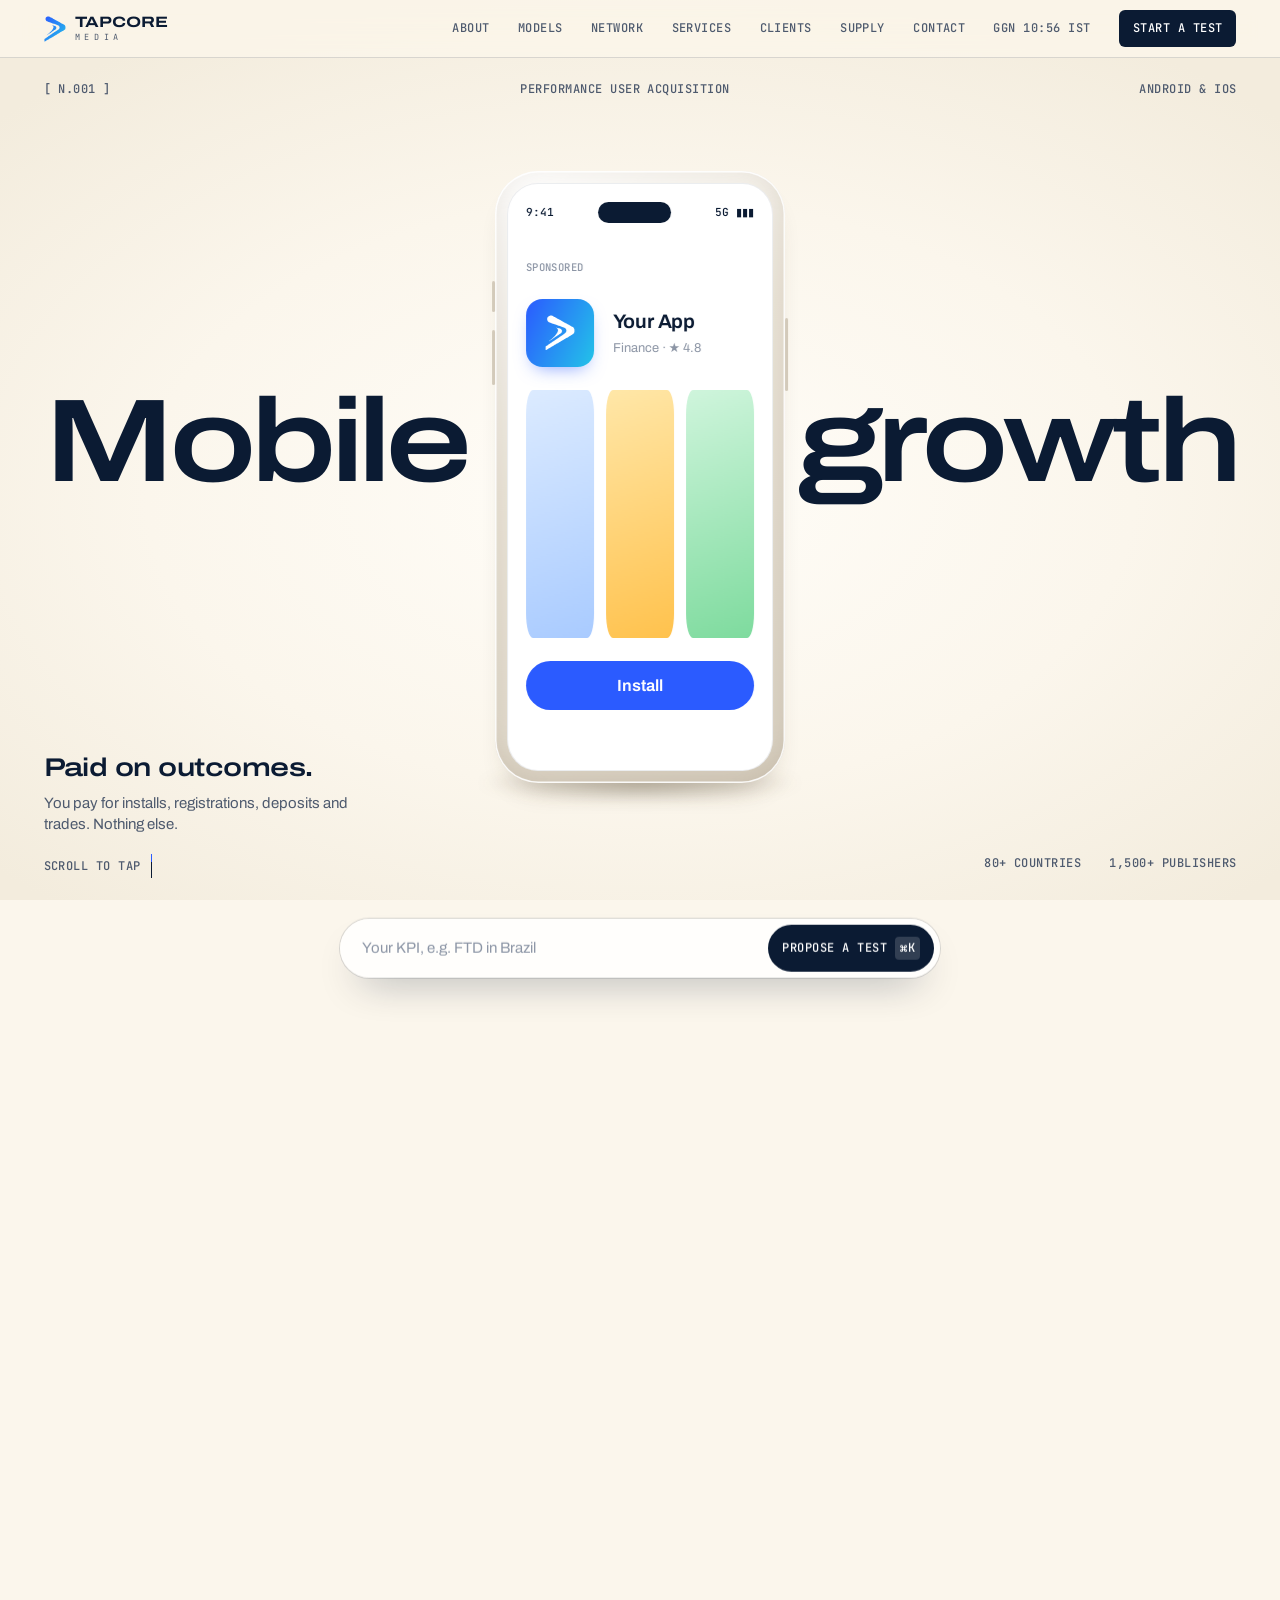
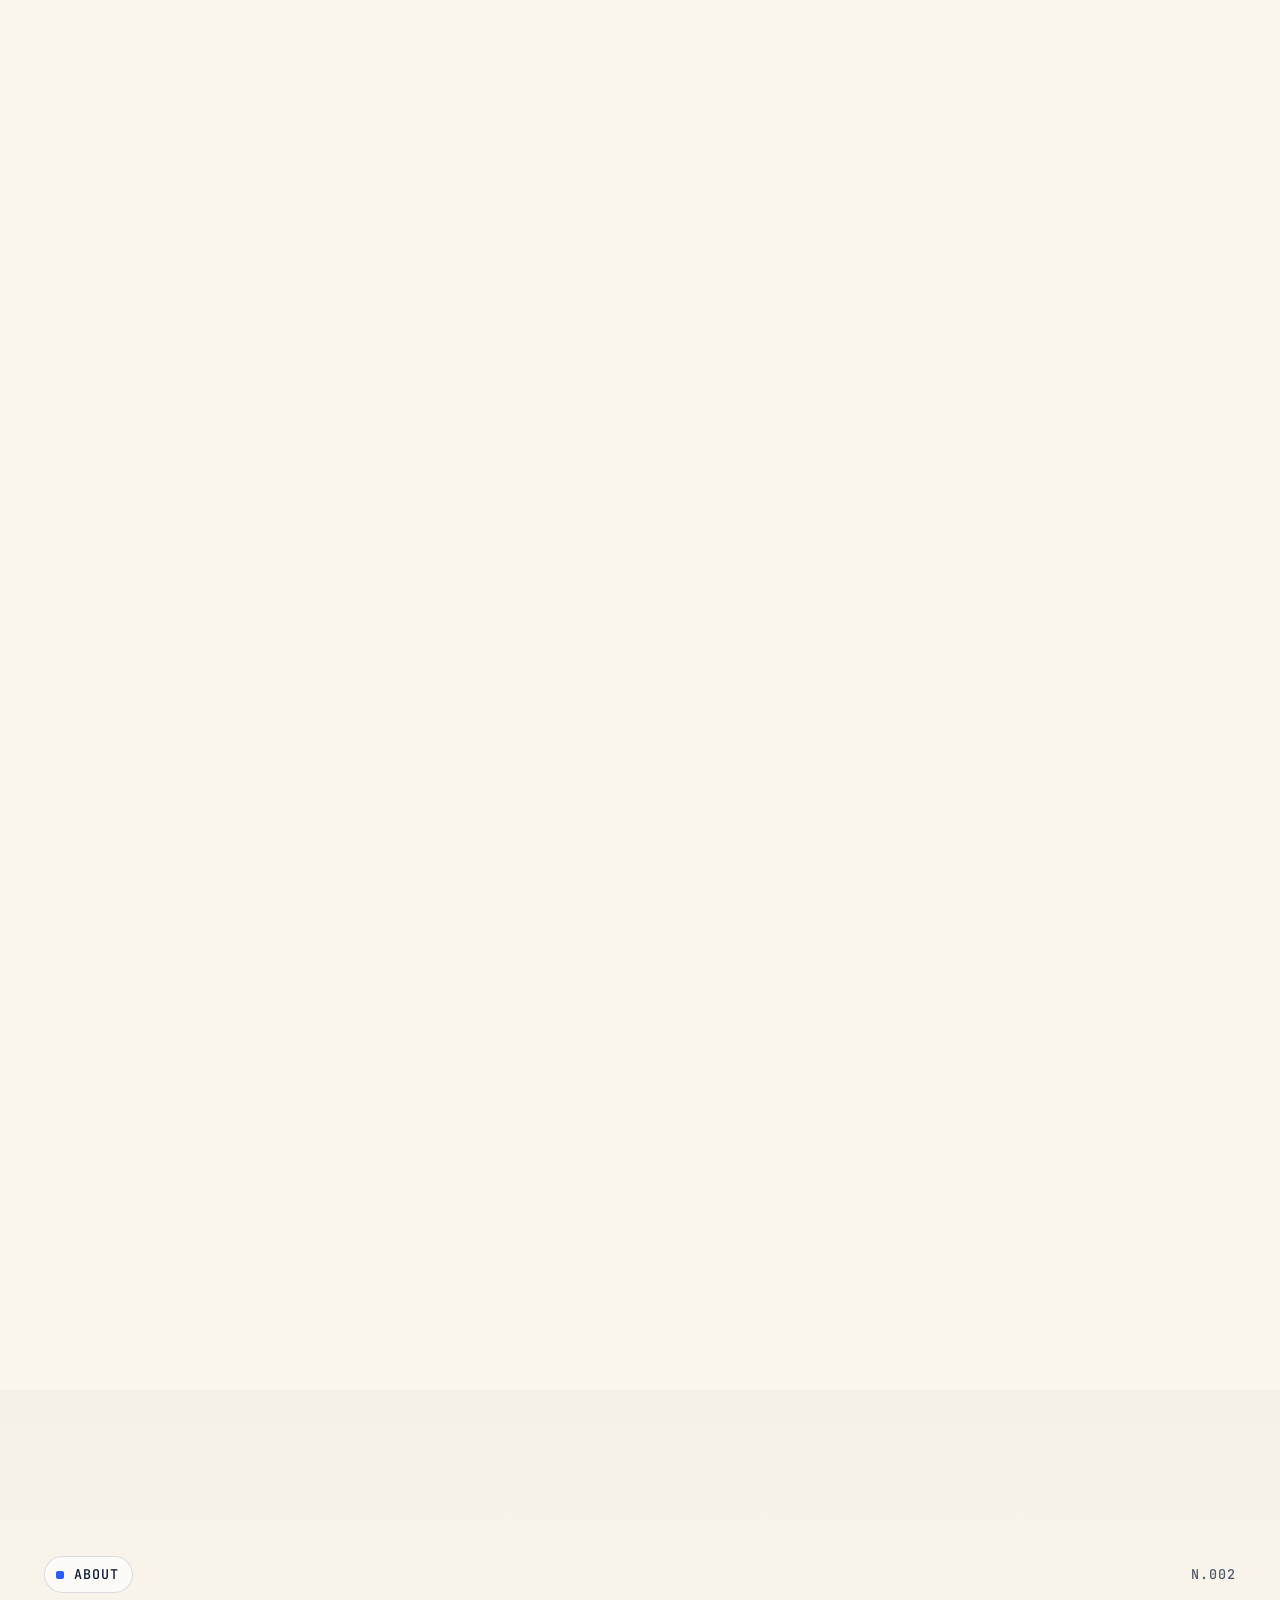
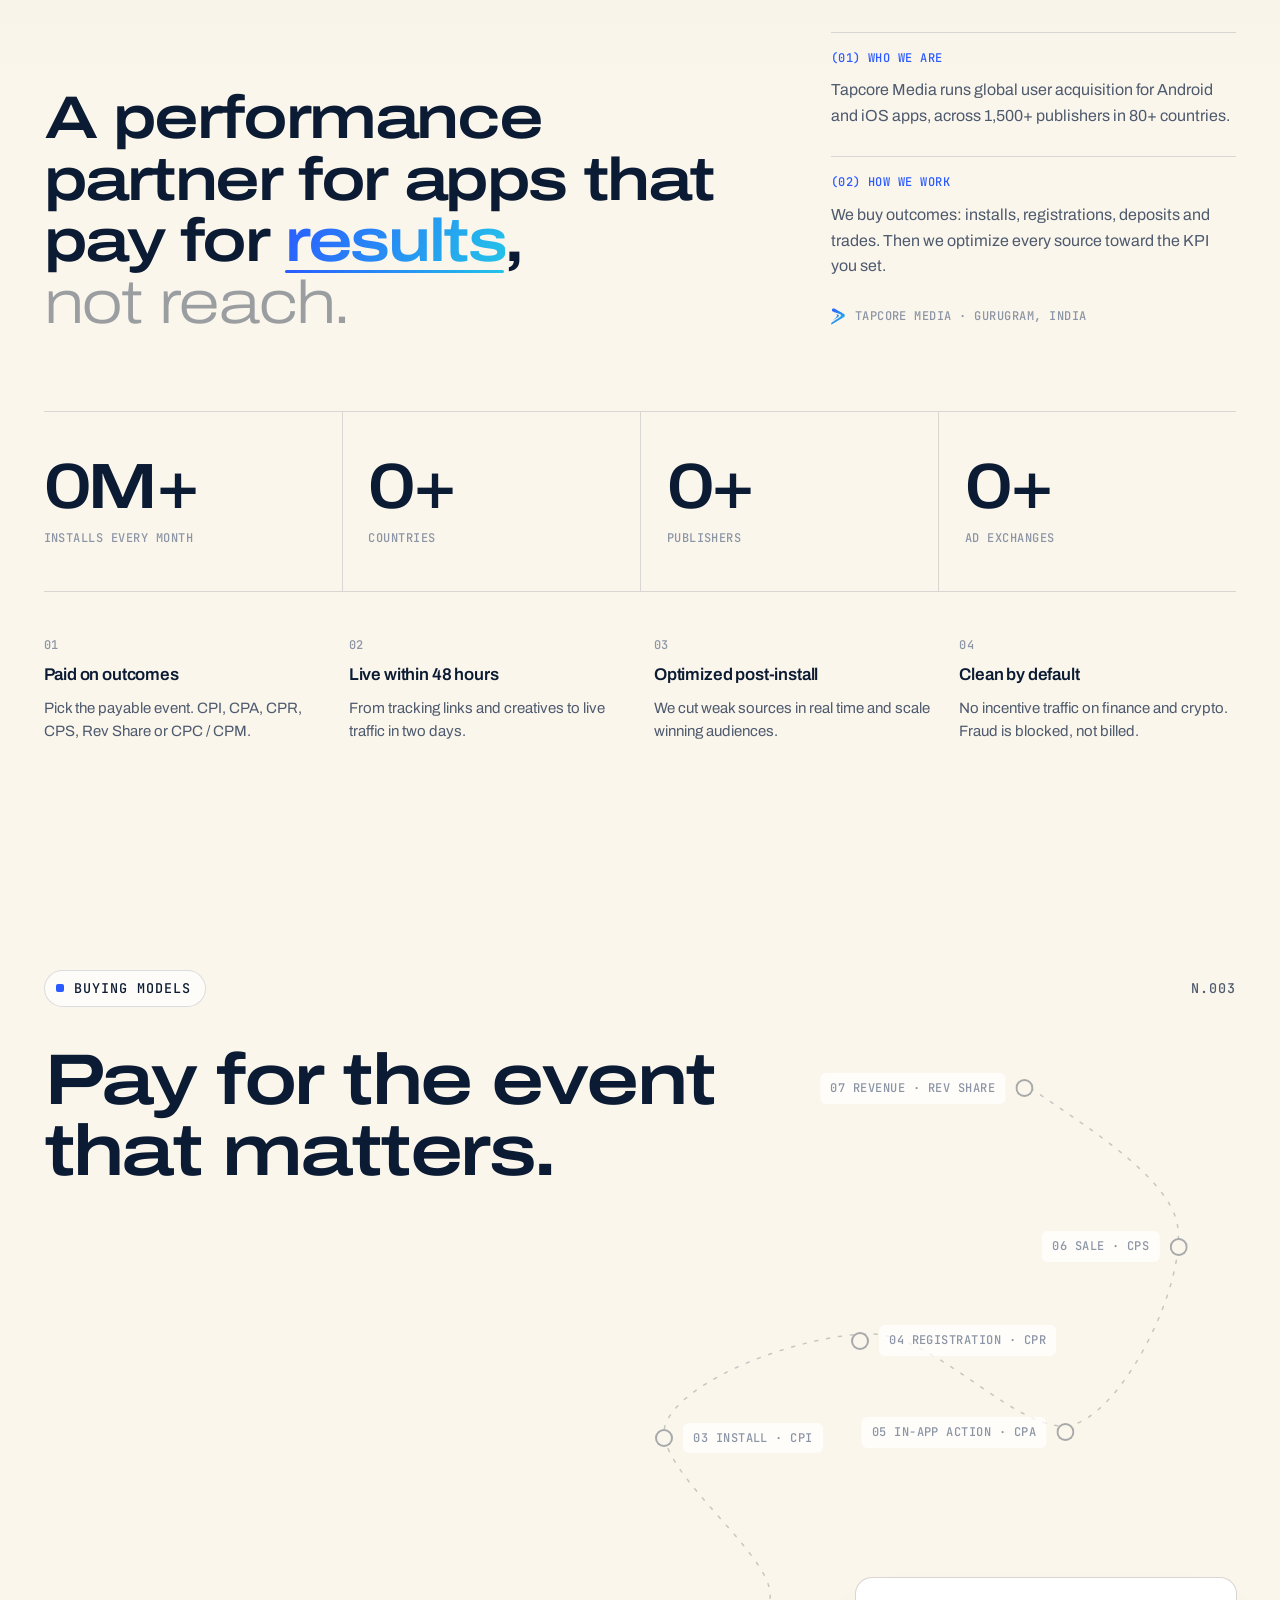
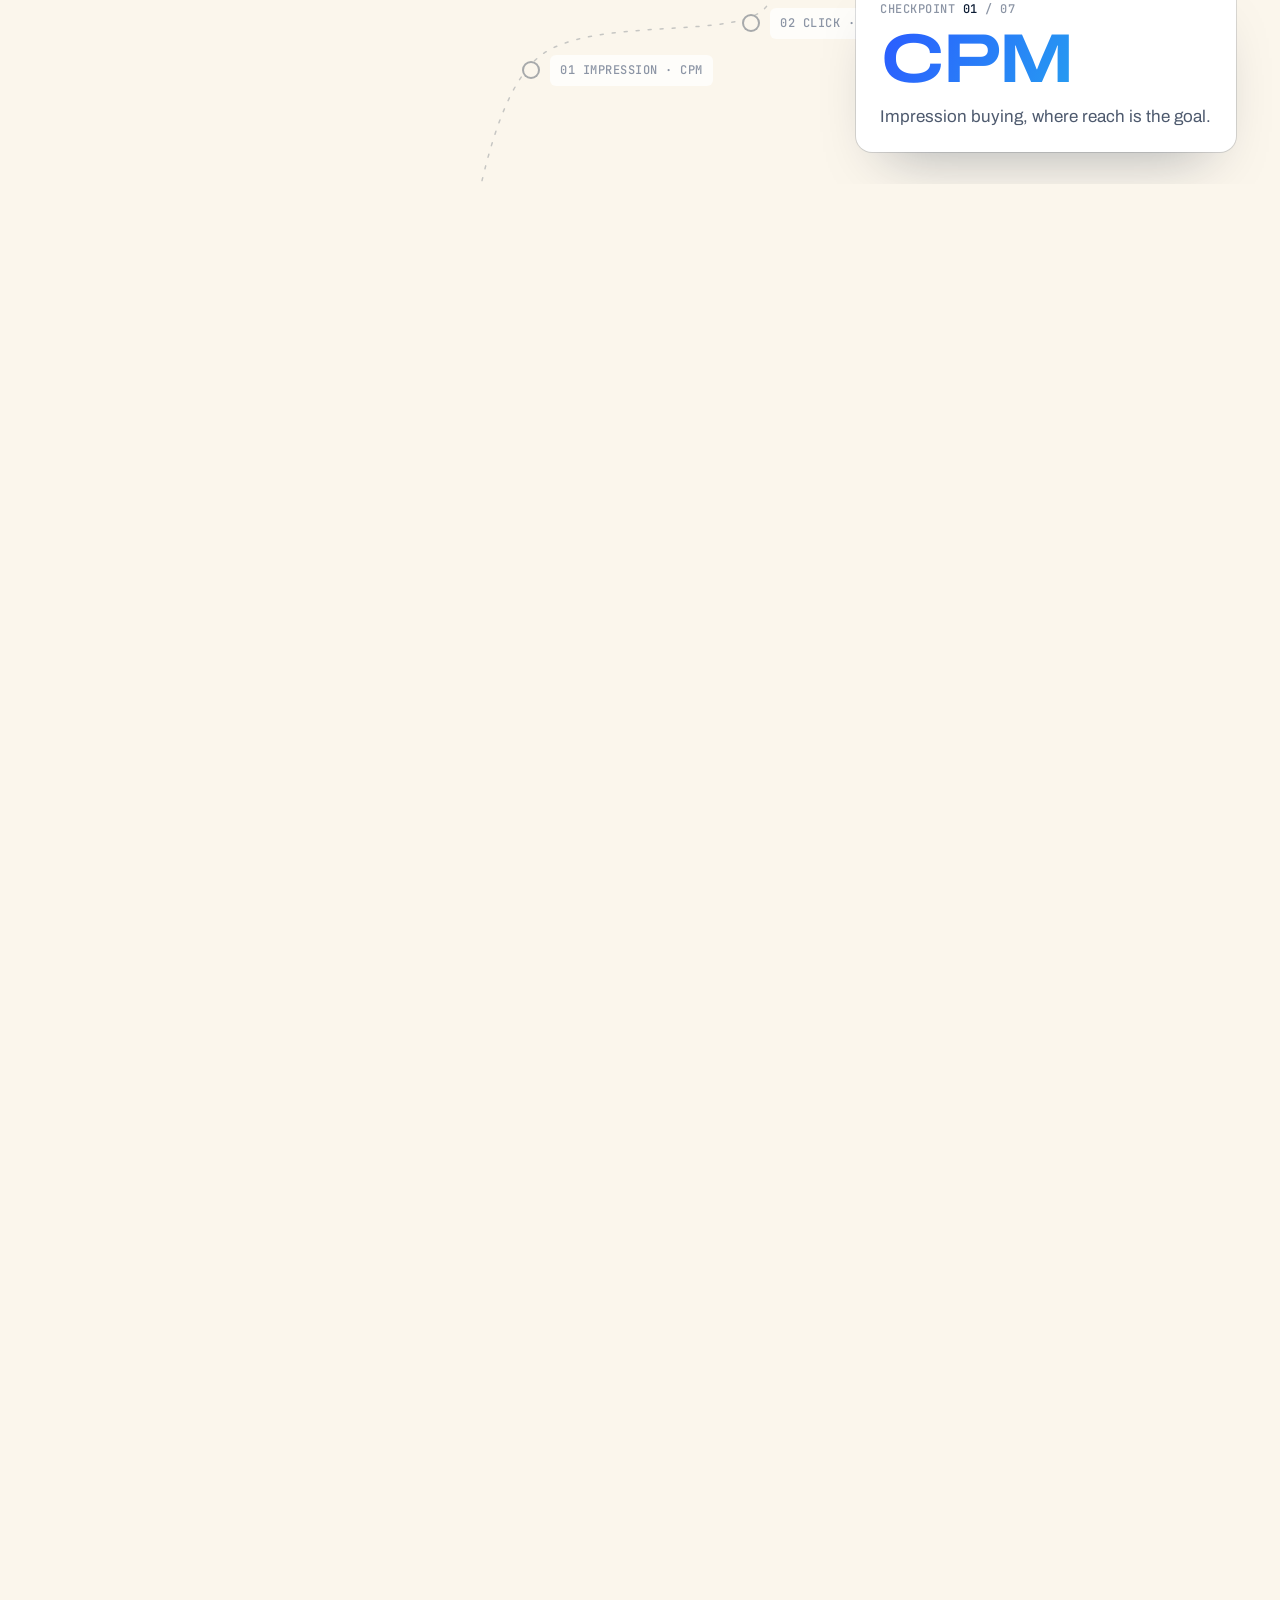
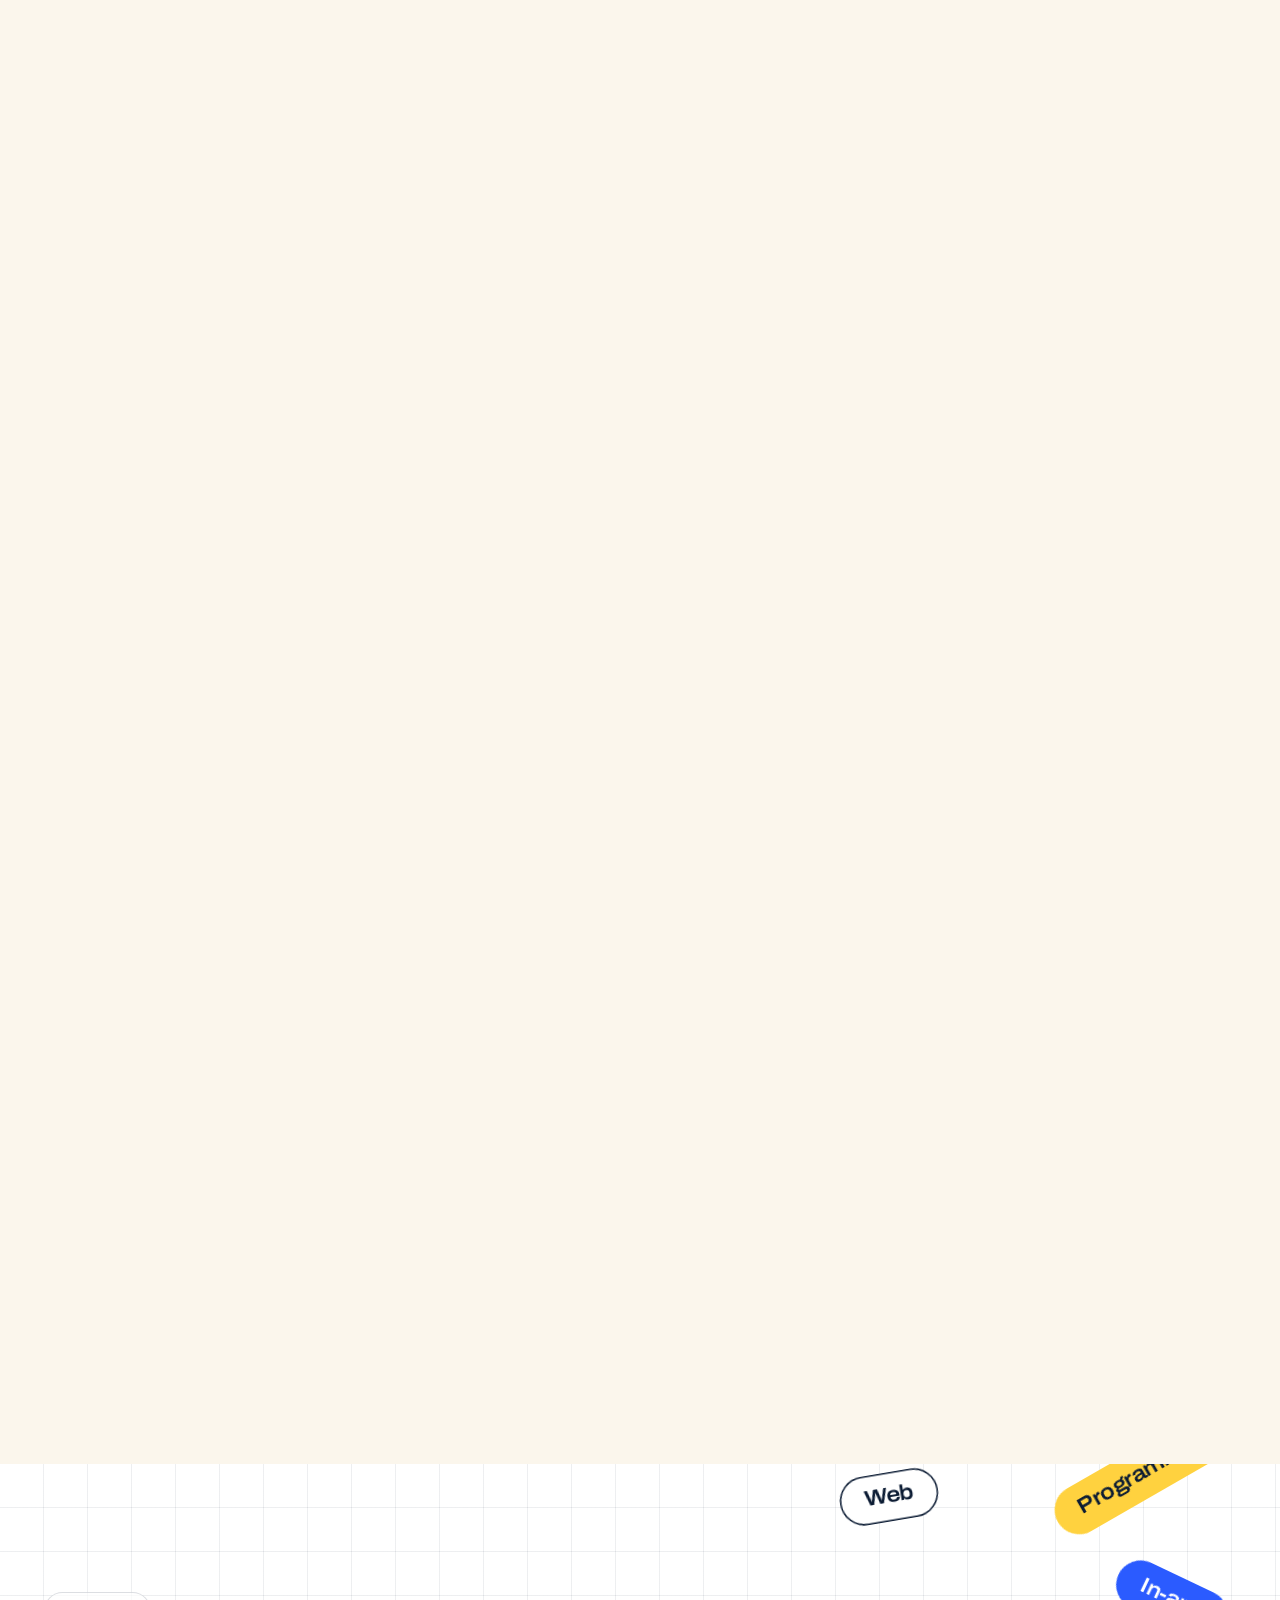
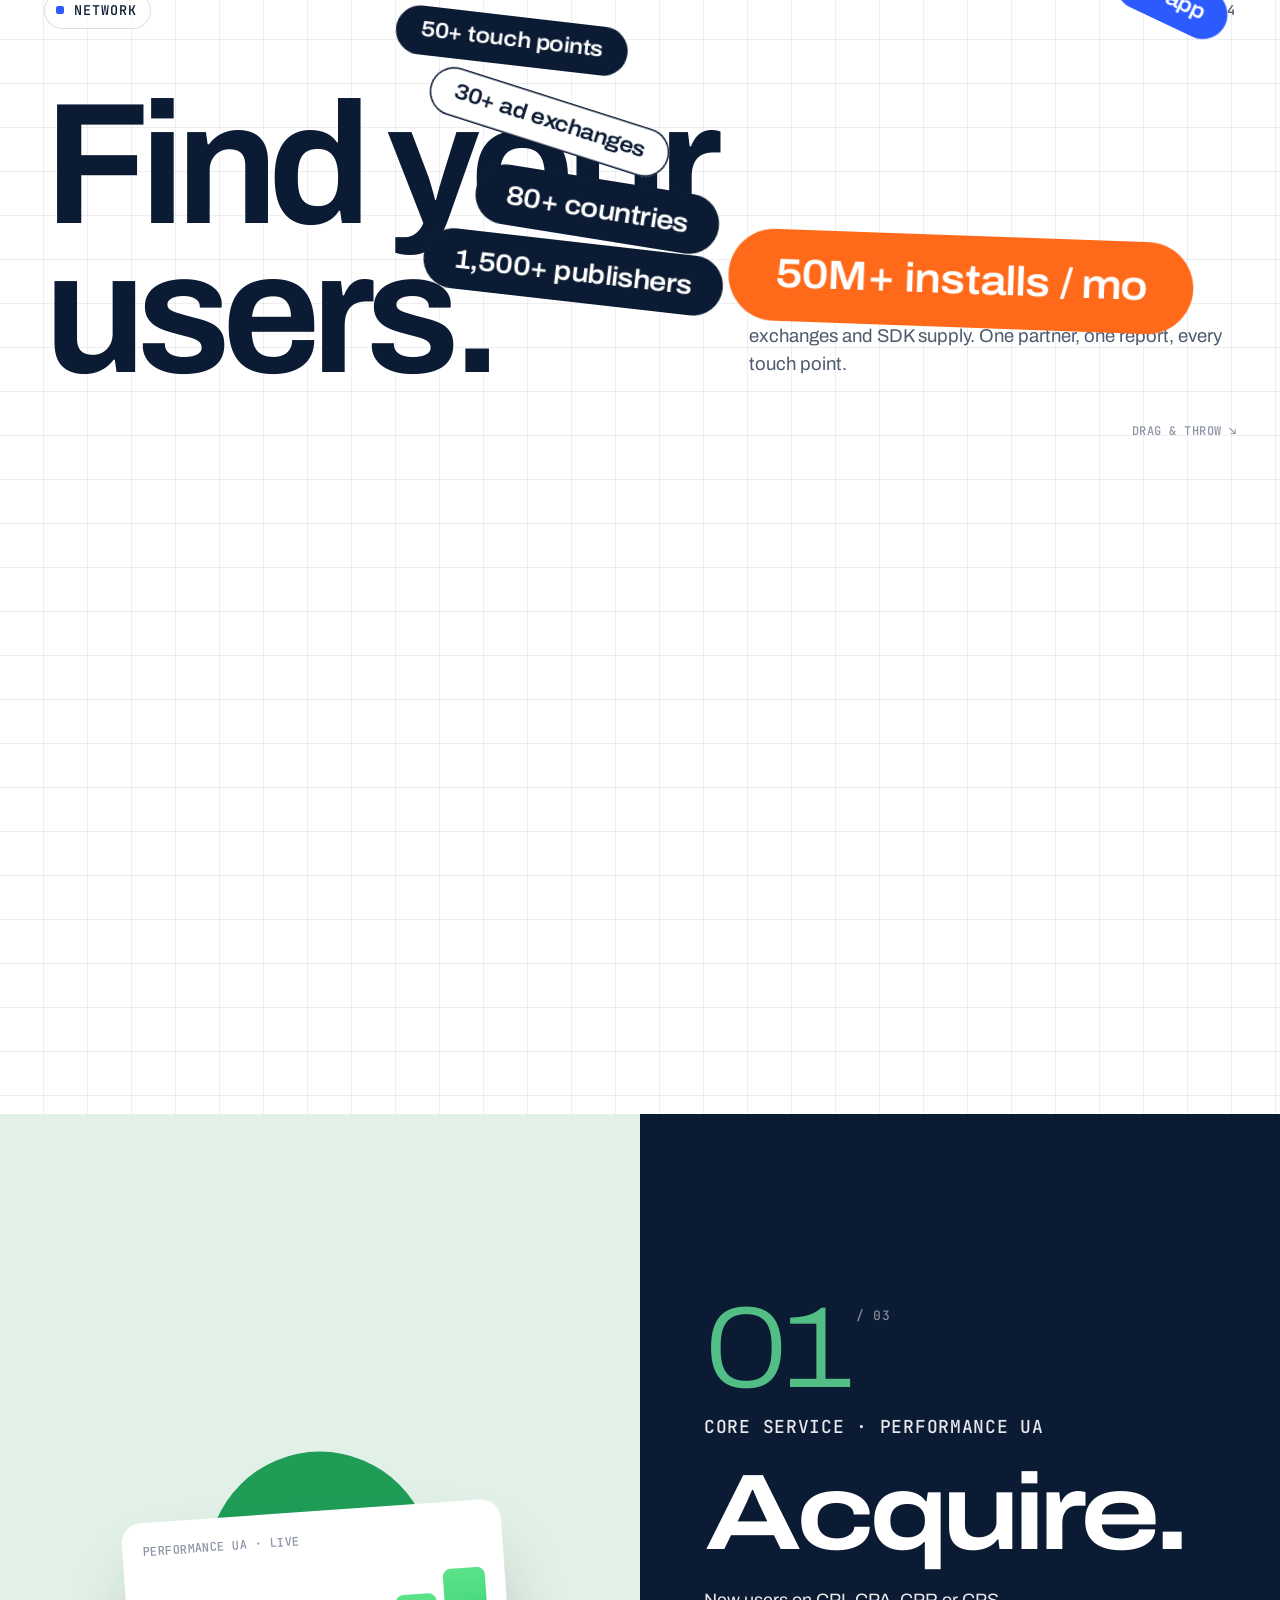
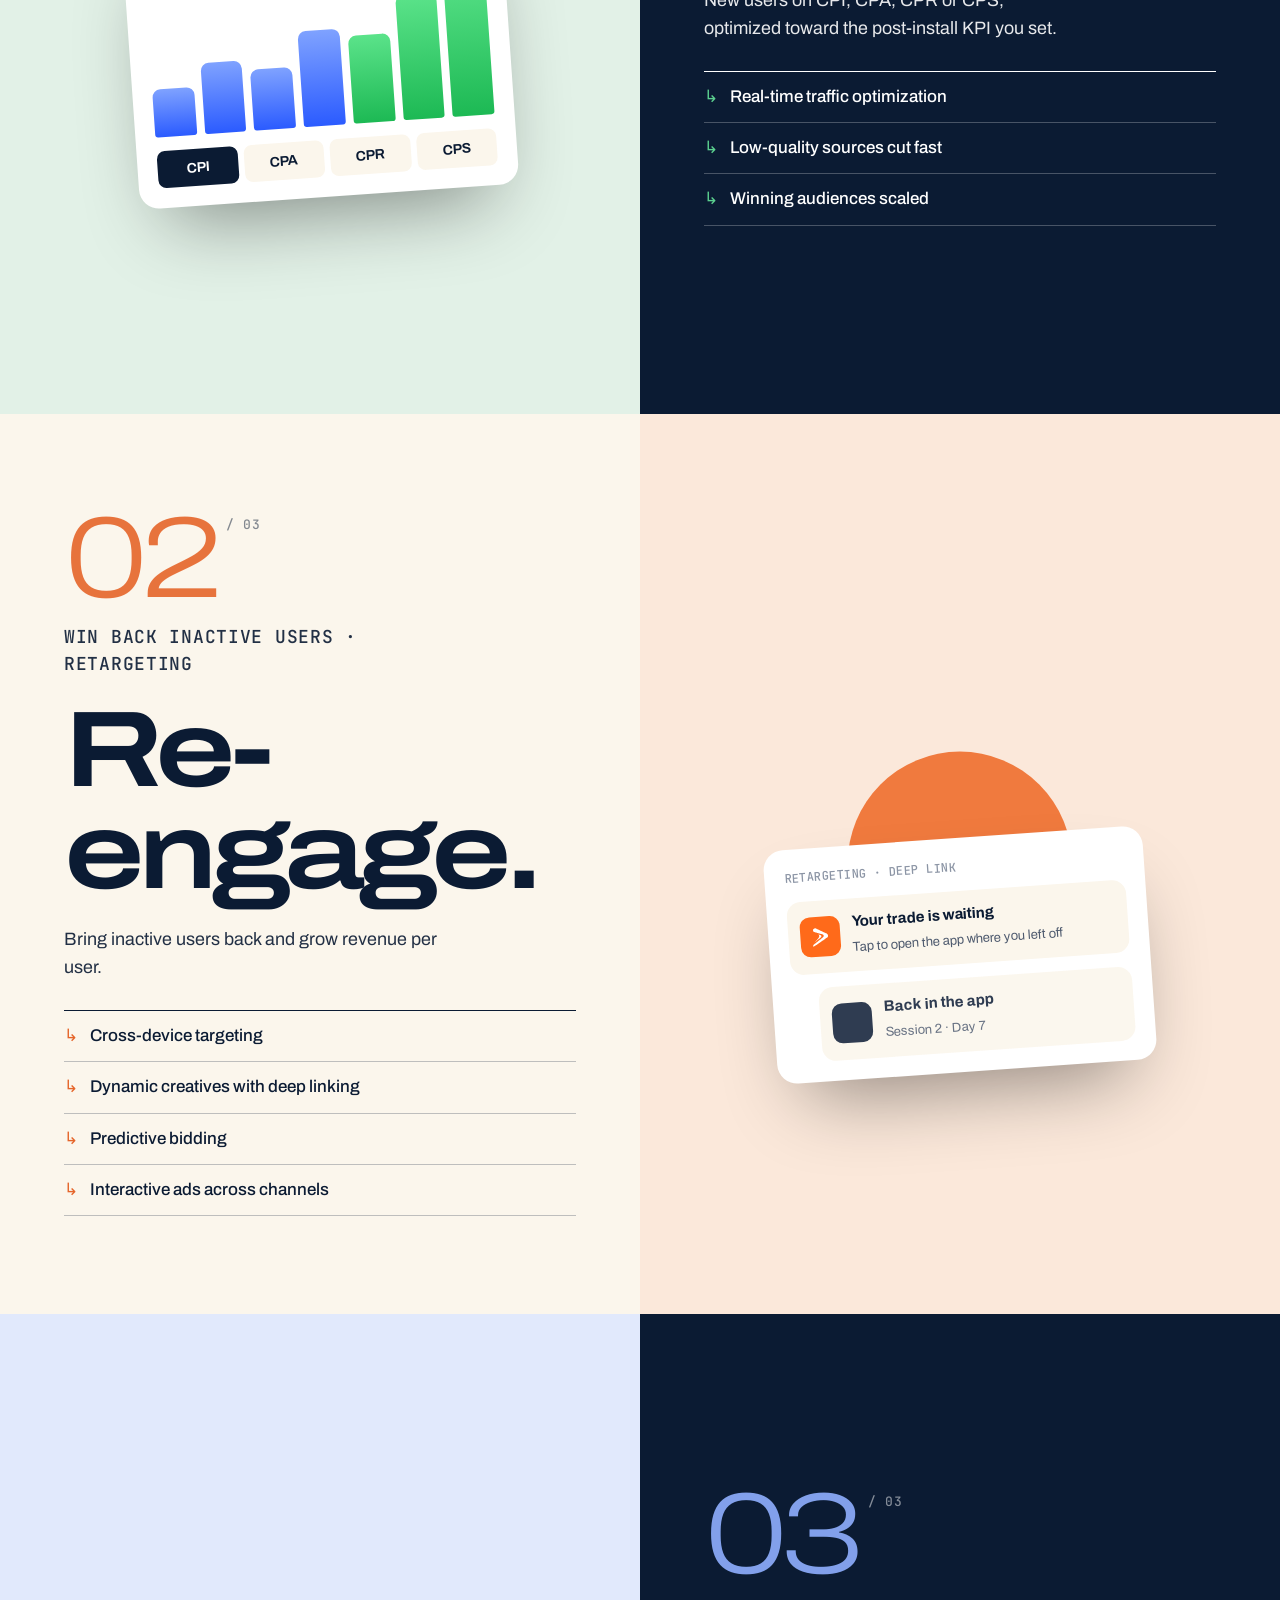
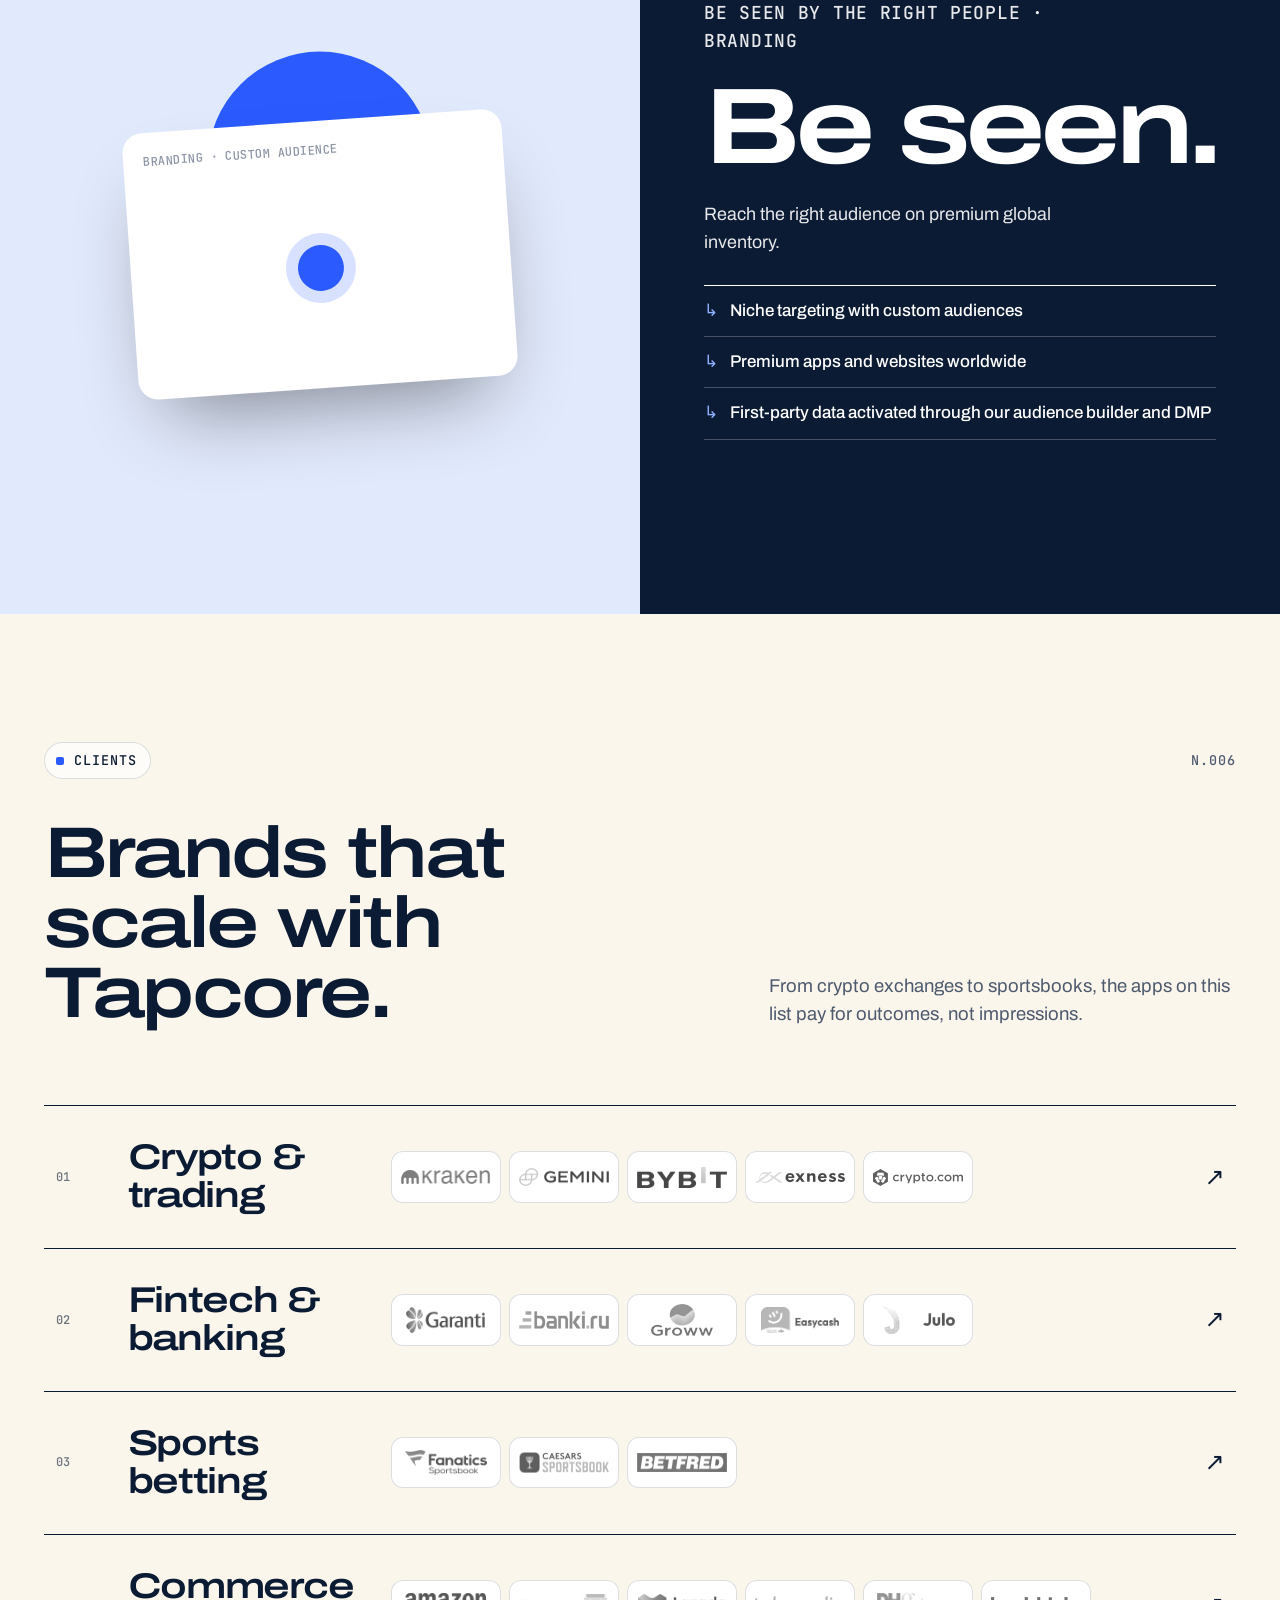
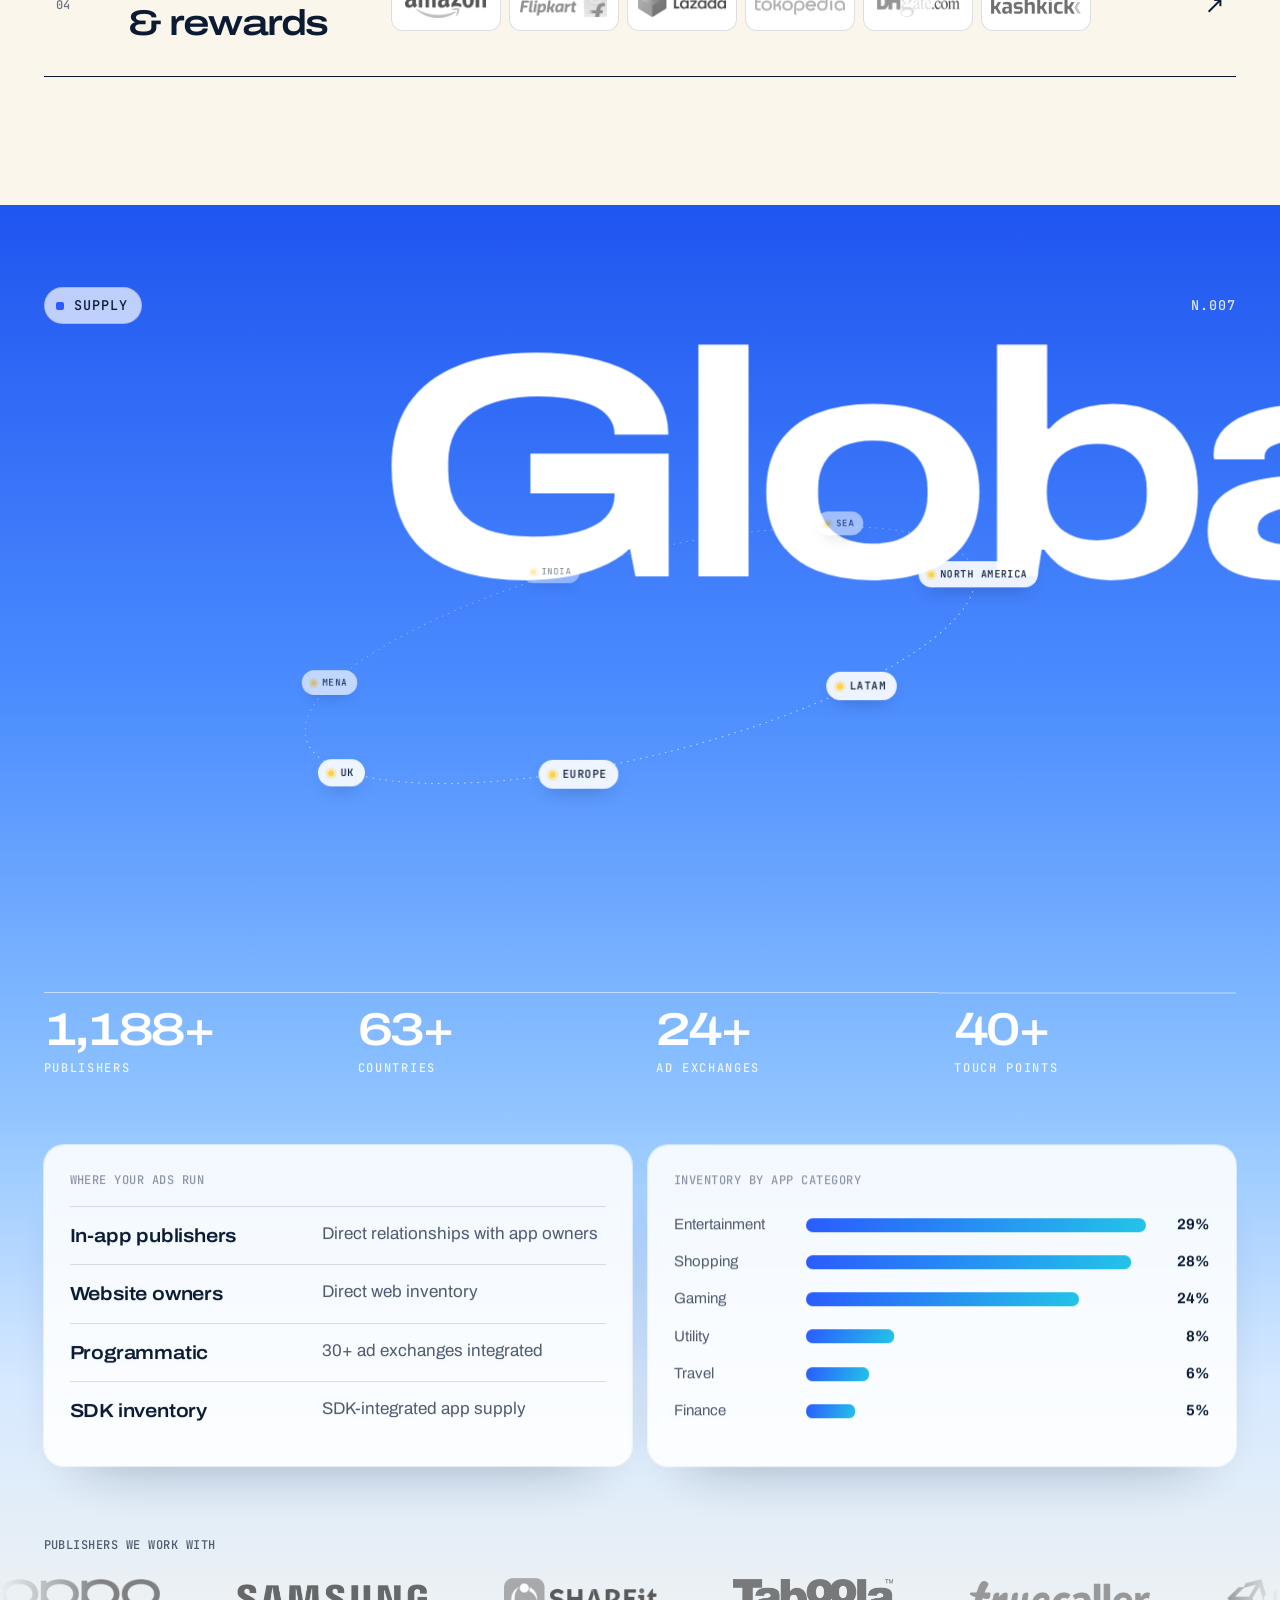
<file: v6/index.html>
<!doctype html>
<html lang="en">
<head>
  <meta charset="utf-8">
  <meta name="viewport" content="width=device-width, initial-scale=1, viewport-fit=cover">
  <title>Tapcore Media | We don't advertise. We craft attention.</title>
  <meta name="description" content="Tapcore Media is a performance marketing agency for global mobile app campaigns. CPI, CPA, CPR, CPS and Rev Share across 1,500+ publishers in 80+ countries.">
  <meta name="theme-color" content="#FBF6EC">
  <link rel="canonical" href="https://www.tapcoremedia.com/">
  <link rel="icon" href="assets/img/favicon.svg" type="image/svg+xml">
  <meta property="og:type" content="website">
  <meta property="og:title" content="Tapcore Media | Mobile growth, paid on outcomes">
  <meta property="og:description" content="Performance user acquisition for Android and iOS apps. Pay for the event that matters to you.">
  <meta name="twitter:card" content="summary_large_image">

  <link rel="preconnect" href="https://fonts.googleapis.com">
  <link rel="preconnect" href="https://fonts.gstatic.com" crossorigin>
  <link rel="stylesheet" href="https://fonts.googleapis.com/css2?family=Archivo:wdth,wght@62..125,300..800&family=JetBrains+Mono:wght@400;500&display=swap">
  <link rel="stylesheet" href="assets/css/style.css">
  <script>
    try {
      if (sessionStorage.getItem("tc-intro") || matchMedia("(prefers-reduced-motion: reduce)").matches)
        document.documentElement.classList.add("skip-intro");
    } catch (e) {}
  </script>
  <script defer src="assets/vendor/gsap.min.js"></script>
  <script defer src="assets/vendor/ScrollTrigger.min.js"></script>
  <script defer src="assets/vendor/lenis.min.js"></script>
  <script defer src="assets/js/main.js"></script>
</head>
<body>
  <svg width="0" height="0" style="position:absolute" aria-hidden="true">
    <defs>
      <linearGradient id="brandGrad" x1="0" y1="0" x2="1" y2="1">
        <stop offset="0" stop-color="#2B5BFF"/>
        <stop offset="1" stop-color="#23C4E8"/>
      </linearGradient>
      <symbol id="mark" viewBox="0 0 536 638"><path fill-rule="evenodd" d="M 84 12 C 44 21,25 60,41 100 C 46 114,55 124,68 131 C 70 132,90 139,96 141 C 97 142,100 143,102 144 C 103 144,105 145,106 145 C 106 145,108 145,109 146 C 111 147,115 148,128 152 C 132 154,137 155,138 156 C 140 157,141 157,169 167 C 181 171,193 175,196 176 C 200 178,221 185,228 188 C 231 188,235 190,237 191 C 238 191,240 192,241 192 C 242 192,243 192,244 193 C 244 193,252 196,261 199 C 286 208,286 208,288 209 C 289 210,290 210,291 210 C 292 210,294 211,295 211 C 298 213,311 217,335 225 C 346 229,360 237,366 243 C 369 246,376 260,378 265 C 383 276,381 296,374 306 C 373 308,372 310,372 311 C 372 314,357 327,344 335 C 337 340,326 348,318 353 C 311 358,303 364,300 366 C 296 368,290 372,286 375 C 282 378,276 382,272 385 C 269 387,262 391,258 394 C 254 397,244 404,235 410 C 226 416,217 422,213 425 C 209 427,202 433,196 437 C 189 441,183 446,180 447 C 178 449,173 453,168 456 C 163 459,159 462,159 462 C 158 463,153 466,148 470 C 142 473,135 478,132 480 C 129 483,125 485,124 486 C 123 486,118 490,113 493 C 108 496,100 502,94 507 C 87 511,78 517,72 521 C 66 526,61 529,60 529 C 60 529,59 530,59 530 C 58 531,58 532,57 532 C 56 532,50 536,38 545 C 34 547,26 553,20 557 L 9 564 9 596 C 9 614,9 629,10 629 C 10 630,12 629,14 628 C 18 627,20 626,43 612 C 50 607,56 604,57 604 C 57 604,59 603,60 602 C 63 599,77 591,88 585 C 90 584,93 582,94 582 C 95 581,99 579,102 576 C 106 574,112 571,116 569 C 119 567,124 563,128 561 C 134 558,150 548,154 546 C 161 542,173 535,173 535 C 174 535,177 533,181 531 C 188 526,220 507,220 507 C 221 507,237 498,241 495 C 242 494,245 492,247 491 C 250 490,266 480,283 470 C 286 468,288 467,289 467 C 289 467,291 466,293 464 C 295 463,300 460,304 458 C 308 455,312 453,313 452 C 314 452,315 451,315 451 C 316 451,318 450,319 449 C 321 447,326 444,330 442 C 333 440,337 438,338 437 C 339 437,342 435,344 434 C 347 432,350 431,351 430 C 362 423,372 417,373 417 C 373 417,376 415,379 414 C 382 412,384 410,385 410 C 385 410,387 409,389 408 C 394 405,425 386,430 383 C 432 382,436 380,439 378 C 442 376,447 373,450 371 C 459 366,463 364,466 362 C 467 361,469 360,469 360 C 470 360,471 359,472 359 C 473 358,477 356,480 353 C 498 344,518 328,518 324 C 518 323,519 321,519 320 C 524 310,525 304,525 284 C 525 265,525 263,523 256 C 516 234,508 223,493 215 C 490 213,486 211,484 210 C 483 209,478 206,474 204 C 464 199,456 194,450 191 C 447 189,444 188,431 181 C 428 179,419 174,412 170 C 405 167,399 163,398 163 C 397 162,395 161,394 160 C 390 158,388 157,374 149 C 368 146,363 143,362 142 C 361 142,360 141,359 141 C 358 141,356 140,355 139 C 353 137,349 135,346 133 C 342 132,338 130,336 128 C 332 126,327 123,313 116 C 309 113,304 111,302 109 C 300 108,295 106,291 104 C 285 100,273 94,268 91 C 265 89,254 83,245 78 C 242 77,237 74,235 73 C 233 71,228 68,223 66 C 218 64,213 61,211 60 C 207 57,201 54,186 46 C 181 43,175 40,172 38 C 169 36,163 33,158 30 C 153 28,147 24,144 22 C 126 12,121 10,104 10 C 96 10,88 11,84 12 M 197 227 C 196 228,199 230,206 234 C 216 240,225 249,228 259 C 231 265,231 284,229 286 C 228 287,228 289,228 290 C 228 293,217 316,213 324 C 210 328,207 332,206 333 C 206 334,203 336,202 339 C 200 342,196 347,194 349 C 192 351,189 355,188 356 C 180 369,126 420,99 442 C 97 444,91 449,85 453 C 73 463,65 471,66 472 C 66 473,69 472,79 465 C 85 461,92 456,96 454 C 100 452,107 447,111 444 C 116 440,123 436,126 434 C 129 432,134 428,139 425 C 143 422,154 415,163 408 C 173 402,181 397,181 396 C 182 395,189 391,196 386 C 204 381,215 373,220 369 C 226 366,235 360,240 357 C 244 353,251 349,254 346 C 257 344,260 342,260 342 C 261 342,282 328,287 323 C 297 315,302 303,302 288 C 302 276,300 270,292 261 C 289 257,272 245,269 245 C 269 245,267 244,265 243 C 253 238,239 234,223 231 C 208 228,206 228,204 227 C 202 226,197 226,197 227"/></symbol>
      <symbol id="cursor" viewBox="0 0 24 24"><path d="M3 2l7.5 19 2.6-7.9L21 10.5z"/></symbol>
    </defs>
  </svg>

  <a class="skip" href="#main">Skip to content</a>

  <!-- Intro counter (skipped on repeat visits and for reduced motion) -->
  <div class="loader" aria-hidden="true">
    <svg class="ld-mark"><use href="#mark" fill="url(#brandGrad)"/></svg>
    <p class="ld-count mono"><span>000</span>%</p>
    <p class="ld-tag mono">Precision · Performance · Profit</p>
  </div>

  <div class="cursor" aria-hidden="true"><span class="c-dot"></span><span class="c-label mono"></span></div>

  <header class="nav" id="nav">
    <a class="brand" href="#top" aria-label="Tapcore Media home">
      <svg class="brand-mark" aria-hidden="true"><use href="#mark" fill="url(#brandGrad)"/></svg>
      <span class="brand-word"><b>TAPCORE</b><i>MEDIA</i></span>
    </a>
    <nav class="nav-links mono" aria-label="Primary">
      <a href="#about">About</a>
      <a href="#models">Models</a>
      <a href="#network">Network</a>
      <a href="#services">Services</a>
      <a href="#clients">Clients</a>
      <a href="#supply">Supply</a>
      <a href="#contact">Contact</a>
    </nav>
    <p class="nav-time mono" aria-label="Local time in Gurugram">GGN <span data-clock>--:--</span> IST</p>
    <a class="nav-cta mono" href="#contact">Start a test</a>
    <button class="burger" aria-label="Open menu" aria-expanded="false" aria-controls="menu"><span></span><span></span></button>
  </header>

  <div class="menu" id="menu" hidden>
    <nav aria-label="Mobile">
      <a href="#about"><small class="mono">01</small>About</a>
      <a href="#models"><small class="mono">02</small>Models</a>
      <a href="#network"><small class="mono">03</small>Network</a>
      <a href="#services"><small class="mono">04</small>Services</a>
      <a href="#clients"><small class="mono">05</small>Clients</a>
      <a href="#contact"><small class="mono">06</small>Contact</a>
    </nav>
    <p class="mono">tanu@tapcoremedia.com</p>
  </div>

  <main id="main">

    <!-- =========================================================
         01 HERO · tap the ad, fly into the screen
         ========================================================= -->
    <section class="hero" id="top">
      <div class="hero-stage">
        <div class="hero-sky" aria-hidden="true"><i class="cloud c1"></i><i class="cloud c2"></i><i class="cloud c3"></i></div>
        <div class="fly-clouds" aria-hidden="true"><i class="cloud f1"></i><i class="cloud f2"></i><i class="cloud f3"></i><i class="cloud f4"></i></div>

        <div class="hero-top mono">
          <span>[ N.001 ]</span>
          <span>Performance user acquisition</span>
          <span>Android &amp; iOS</span>
        </div>

        <h1 class="hero-h" aria-label="Mobile growth, paid on outcomes.">
          <span class="hh hh-l" aria-hidden="true">Mobile</span>
          <span class="hh hh-r" aria-hidden="true">growth</span>
        </h1>

        <span class="device-shadow" aria-hidden="true"></span>
        <div class="device" aria-hidden="true">
          <div class="device-body">
            <span class="d-btn d-btn1"></span><span class="d-btn d-btn2"></span><span class="d-btn d-btn3"></span>
            <div class="screen">
              <div class="scr-sky"><div class="scr-world"><i class="cloud w1"></i><i class="cloud w2"></i><i class="cloud w3"></i><i class="cloud w4"></i></div></div>
              <div class="scr-ui">
                <div class="scr-status mono"><span>9:41</span><span class="scr-island"></span><span>5G ▮▮▮</span></div>
                <p class="scr-sponsored mono">Sponsored</p>
                <div class="scr-app">
                  <span class="scr-icon"><svg><use href="#mark" fill="#fff"/></svg></span>
                  <div><b>Your App</b><small>Finance · ★ 4.8</small></div>
                </div>
                <div class="scr-shots"><i></i><i></i><i></i></div>
                <span class="scr-install"><b class="si-a">Install</b><b class="si-b">Installed ✓</b></span>
                <p class="scr-plus mono">+1 install · tracked</p>
              </div>
              <span class="finger"><i></i></span>
            </div>
          </div>
        </div>

        <p class="hero-sub">Paid on outcomes.<br><span>You pay for installs, registrations, deposits and trades. Nothing else.</span></p>

        <div class="hero-foot mono">
          <span class="scroll-hint">Scroll to tap <i></i></span>
          <span>80+ countries</span>
          <span>1,500+ publishers</span>
        </div>

        <div class="manifesto" aria-label="We don't advertise. We craft attention.">
          <span class="mf-glow" aria-hidden="true"></span>
          <span class="mf-frame top" aria-hidden="true"></span>
          <span class="mf-frame bottom" aria-hidden="true"></span>
          <div class="mf-corner tl mono">Manifesto</div>
          <div class="mf-corner tr mono">N.001</div>
          <div class="mf-corner bl mono">Tapcore Media</div>
          <div class="mf-corner br mono">Gurugram · <span data-clock>--:--</span> IST</div>
          <svg class="mf-mark" aria-hidden="true"><use href="#mark" fill="url(#brandGrad)"/></svg>
          <p class="mf-line l1" aria-hidden="true">We don't advertise.</p>
          <p class="mf-line l2" aria-hidden="true">We craft attention.</p>
          <p class="mf-sub mono" aria-hidden="true">Performance user acquisition for Android and iOS</p>
        </div>
      </div>
    </section>

    <!-- =========================================================
         02 ABOUT · on the sky
         ========================================================= -->
    <section class="about" id="about">
      <div class="wrap">
        <div class="sec-meta mono"><span>About</span><span>N.002</span></div>
        <div class="ab-grid">
          <h2 class="ab-head" data-reveal>A performance partner for apps that pay for <em>results</em>, <span class="mute">not reach.</span></h2>
          <div class="ab-side">
            <div class="ab-note">
              <p class="mono">(01) Who we are</p>
              <p>Tapcore Media runs global user acquisition for Android and iOS apps, across 1,500+ publishers in 80+ countries.</p>
            </div>
            <div class="ab-note">
              <p class="mono">(02) How we work</p>
              <p>We buy outcomes: installs, registrations, deposits and trades. Then we optimize every source toward the KPI you set.</p>
            </div>
            <p class="ab-sign mono"><svg aria-hidden="true"><use href="#mark" fill="url(#brandGrad)"/></svg>Tapcore Media · Gurugram, India</p>
          </div>
        </div>

        <dl class="about-stats">
          <div><dt class="mono">Installs every month</dt><dd><span data-count="50">0</span>M+</dd></div>
          <div><dt class="mono">Countries</dt><dd><span data-count="80">0</span>+</dd></div>
          <div><dt class="mono">Publishers</dt><dd><span data-count="1500">0</span>+</dd></div>
          <div><dt class="mono">Ad exchanges</dt><dd><span data-count="30">0</span>+</dd></div>
        </dl>

        <div class="about-cols">
          <article><span class="mono">01</span><h3>Paid on outcomes</h3><p>Pick the payable event. CPI, CPA, CPR, CPS, Rev Share or CPC / CPM.</p></article>
          <article><span class="mono">02</span><h3>Live within 48 hours</h3><p>From tracking links and creatives to live traffic in two days.</p></article>
          <article><span class="mono">03</span><h3>Optimized post-install</h3><p>We cut weak sources in real time and scale winning audiences.</p></article>
          <article><span class="mono">04</span><h3>Clean by default</h3><p>No incentive traffic on finance and crypto. Fraud is blocked, not billed.</p></article>
        </div>
      </div>
    </section>

    <!-- =========================================================
         03 MODELS · the flight path
         ========================================================= -->
    <section class="flight" id="models" aria-labelledby="models-title">
      <div class="flight-stage">
        <div class="flight-head">
          <div class="sec-meta mono"><span>Buying models</span><span>N.003</span></div>
          <h2 class="h-wide" id="models-title">Pay for the event<br>that matters.</h2>
        </div>
        <svg class="flight-svg" aria-hidden="true">
          <path class="fp-base"/>
          <path class="fp-trail"/>
        </svg>
        <div class="fp-nodes" aria-hidden="true"></div>
        <div class="plane" aria-hidden="true"><svg><use href="#mark" fill="url(#brandGrad)"/></svg></div>
        <div class="flight-card" aria-live="polite">
          <p class="fc-step mono">Checkpoint <b>01</b> / 07</p>
          <p class="fc-model">CPM</p>
          <p class="fc-desc">Impression buying, where reach is the goal.</p>
        </div>
        <ul class="sr-only">
          <li>CPM / CPC: click or impression buying, where it fits the goal.</li>
          <li>CPI: cost per install.</li>
          <li>CPR: cost per registration.</li>
          <li>CPA: cost per in-app action, such as a deposit, trade or purchase.</li>
          <li>CPS: cost per sale.</li>
          <li>Rev Share: a share of the revenue your users generate.</li>
        </ul>
      </div>
    </section>

    <!-- =========================================================
         04 NETWORK · physics playground
         ========================================================= -->
    <section class="network grid-paper" id="network" aria-labelledby="network-title">
      <div class="wrap net-head">
        <div class="sec-meta mono"><span>Network</span><span>N.004</span></div>
        <h2 class="h-giant" id="network-title">Find your<br>users.</h2>
        <p class="lead">In-app publishers, website owners, programmatic exchanges and SDK supply. One partner, one report, every touch point.</p>
      </div>
      <div class="playground" aria-label="Tapcore network in numbers: 50M+ installs a month, 1,500+ publishers, 80+ countries, 30+ ad exchanges, 50+ touch points.">
        <p class="pg-hint mono">Drag &amp; throw ↘</p>
        <div class="pg-items" aria-hidden="true">
          <span class="pg pill p-orange xl">50M+ installs / mo</span>
          <span class="pg pill p-ink lg">1,500+ publishers</span>
          <span class="pg pill p-ink lg">80+ countries</span>
          <span class="pg pill p-white">30+ ad exchanges</span>
          <span class="pg pill p-ink">50+ touch points</span>
          <span class="pg pill p-blue">In-app</span>
          <span class="pg pill p-white">Web</span>
          <span class="pg pill p-yellow">Programmatic</span>
          <span class="pg pill p-white">SDK</span>
          <span class="pg pill p-green">Android</span>
          <span class="pg pill p-ink">iOS</span>
          <span class="pg hex" data-shape="hex"></span>
          <span class="pg sq" data-shape="box"></span>
          <span class="pg eye" data-shape="circle"><i></i></span>
          <span class="pg eye" data-shape="circle"><i></i></span>
          <span class="pg ball" data-shape="circle"></span>
        </div>
      </div>
    </section>

    <!-- =========================================================
         05 SERVICES · split panels
         ========================================================= -->
    <section class="services" id="services" aria-labelledby="services-title">
      <h2 class="sr-only" id="services-title">Three ways we grow your app</h2>

      <article class="split s-green">
        <div class="split-color">
          <span class="big-circle"></span>
          <div class="ui-card ui-ua" aria-hidden="true">
            <p class="mono">Performance UA · Live</p>
            <div class="ua-bars"><i style="--h:30%"></i><i style="--h:44%"></i><i style="--h:38%"></i><i style="--h:60%"></i><i style="--h:55%"></i><i style="--h:78%"></i><i style="--h:92%"></i></div>
            <div class="ua-chips"><span>CPI</span><span>CPA</span><span>CPR</span><span>CPS</span></div>
          </div>
        </div>
        <div class="split-text">
          <p class="split-num" aria-hidden="true"><b>01</b><span class="mono">/ 03</span></p>
          <p class="mono split-k">Core service · Performance UA</p>
          <h3 class="h-split">Acquire.</h3>
          <p>New users on CPI, CPA, CPR or CPS, optimized toward the post-install KPI you set.</p>
          <ul class="dash-list">
            <li>Real-time traffic optimization</li>
            <li>Low-quality sources cut fast</li>
            <li>Winning audiences scaled</li>
          </ul>
        </div>
      </article>

      <article class="split s-orange rev">
        <div class="split-color">
          <span class="big-circle"></span>
          <div class="ui-card ui-rt" aria-hidden="true">
            <p class="mono">Retargeting · Deep link</p>
            <div class="rt-notif"><span class="rt-ic"><svg><use href="#mark" fill="#fff"/></svg></span><div><b>Your trade is waiting</b><small>Tap to open the app where you left off</small></div></div>
            <div class="rt-notif n2"><span class="rt-ic"></span><div><b>Back in the app</b><small>Session 2 · Day 7</small></div></div>
          </div>
        </div>
        <div class="split-text">
          <p class="split-num" aria-hidden="true"><b>02</b><span class="mono">/ 03</span></p>
          <p class="mono split-k">Win back inactive users · Retargeting</p>
          <h3 class="h-split">Re-engage.</h3>
          <p>Bring inactive users back and grow revenue per user.</p>
          <ul class="dash-list">
            <li>Cross-device targeting</li>
            <li>Dynamic creatives with deep linking</li>
            <li>Predictive bidding</li>
            <li>Interactive ads across channels</li>
          </ul>
        </div>
      </article>

      <article class="split s-blue">
        <div class="split-color">
          <span class="big-circle"></span>
          <div class="ui-card ui-br" aria-hidden="true">
            <p class="mono">Branding · Custom audience</p>
            <div class="br-target"><i></i><i></i><i></i><b></b></div>
          </div>
        </div>
        <div class="split-text">
          <p class="split-num" aria-hidden="true"><b>03</b><span class="mono">/ 03</span></p>
          <p class="mono split-k">Be seen by the right people · Branding</p>
          <h3 class="h-split">Be seen.</h3>
          <p>Reach the right audience on premium global inventory.</p>
          <ul class="dash-list">
            <li>Niche targeting with custom audiences</li>
            <li>Premium apps and websites worldwide</li>
            <li>First-party data activated through our audience builder and DMP</li>
          </ul>
        </div>
      </article>
    </section>

    <!-- =========================================================
         06 CLIENTS · index table
         ========================================================= -->
    <section class="clients" id="clients" aria-labelledby="clients-title">
      <div class="wrap">
        <div class="sec-meta mono"><span>Clients</span><span>N.006</span></div>
        <div class="clients-head">
          <h2 class="h-wide" id="clients-title">Brands that<br>scale with Tapcore.</h2>
          <p class="lead">From crypto exchanges to sportsbooks, the apps on this list pay for outcomes, not impressions.</p>
        </div>
        <ol class="ctable">
          <li style="--c:var(--blue)"><span class="ct-n mono">01</span><span class="ct-v">Crypto &amp; trading</span><span class="ct-logos"><span class="chip"><img src="assets/img/logos/kraken.png" alt="Kraken" style="width:81.2%" loading="lazy" decoding="async"></span><span class="chip"><img src="assets/img/logos/gemini.png" alt="Gemini" style="width:81.2%" loading="lazy" decoding="async"></span><span class="chip"><img src="assets/img/logos/bybit.png" alt="Bybit" style="width:81.2%" loading="lazy" decoding="async"></span><span class="chip"><img src="assets/img/logos/exness.png" alt="Exness" style="width:81.2%" loading="lazy" decoding="async"></span><span class="chip"><img src="assets/img/logos/cryptocom.png" alt="Crypto.com" style="width:81.2%" loading="lazy" decoding="async"></span></span><span class="ct-a" aria-hidden="true">↗</span></li>
          <li style="--c:var(--green)"><span class="ct-n mono">02</span><span class="ct-v">Fintech &amp; banking</span><span class="ct-logos"><span class="chip"><img src="assets/img/logos/garanti.png" alt="Garanti" style="width:71.8%" loading="lazy" decoding="async"></span><span class="chip"><img src="assets/img/logos/bankiru.png" alt="Banki.ru" style="width:81.2%" loading="lazy" decoding="async"></span><span class="chip"><img src="assets/img/logos/groww.png" alt="Groww" style="width:56.0%" loading="lazy" decoding="async"></span><span class="chip"><img src="assets/img/logos/easycash.png" alt="Easycash" style="width:71.4%" loading="lazy" decoding="async"></span><span class="chip"><img src="assets/img/logos/julo.png" alt="Julo" style="width:66.4%" loading="lazy" decoding="async"></span></span><span class="ct-a" aria-hidden="true">↗</span></li>
          <li style="--c:var(--orange)"><span class="ct-n mono">03</span><span class="ct-v">Sports betting</span><span class="ct-logos"><span class="chip"><img src="assets/img/logos/fanatics.png" alt="Fanatics Sportsbook" style="width:74.1%" loading="lazy" decoding="async"></span><span class="chip"><img src="assets/img/logos/caesars.png" alt="Caesars Sportsbook" style="width:81.2%" loading="lazy" decoding="async"></span><span class="chip"><img src="assets/img/logos/betfred.png" alt="Betfred" style="width:81.2%" loading="lazy" decoding="async"></span></span><span class="ct-a" aria-hidden="true">↗</span></li>
          <li style="--c:var(--yellow);--t:var(--ink)"><span class="ct-n mono">04</span><span class="ct-v">Commerce &amp; rewards</span><span class="ct-logos"><span class="chip"><img src="assets/img/logos/amazon.png" alt="Amazon" style="width:73.8%" loading="lazy" decoding="async"></span><span class="chip"><img src="assets/img/logos/flipkart.png" alt="Flipkart" style="width:79.0%" loading="lazy" decoding="async"></span><span class="chip"><img src="assets/img/logos/lazada.png" alt="Lazada" style="width:79.4%" loading="lazy" decoding="async"></span><span class="chip"><img src="assets/img/logos/tokopedia.png" alt="Tokopedia" style="width:81.2%" loading="lazy" decoding="async"></span><span class="chip"><img src="assets/img/logos/dhgate.png" alt="DHgate" style="width:75.5%" loading="lazy" decoding="async"></span><span class="chip"><img src="assets/img/logos/kashkick.png" alt="Kashkick" style="width:81.2%" loading="lazy" decoding="async"></span></span><span class="ct-a" aria-hidden="true">↗</span></li>
        </ol>
      </div>
    </section>

    <!-- =========================================================
         07 GLOBAL · supply on the sky
         ========================================================= -->
    <section class="global" id="supply" aria-labelledby="global-title">
      <div class="global-stage">
        <p class="global-word" aria-hidden="true">Global</p>
        <div class="orbit" aria-hidden="true">
          <svg class="orb-ring back" viewBox="-100 -30 200 60" preserveAspectRatio="none"><ellipse cx="0" cy="0" rx="99" ry="29"/></svg>
          <svg class="orb-ring front" viewBox="-100 -30 200 60" preserveAspectRatio="none"><ellipse cx="0" cy="0" rx="99" ry="29"/></svg>
          <span class="orb-tag mono">North America</span>
          <span class="orb-tag mono">LATAM</span>
          <span class="orb-tag mono">Europe</span>
          <span class="orb-tag mono">UK</span>
          <span class="orb-tag mono">MENA</span>
          <span class="orb-tag mono">India</span>
          <span class="orb-tag mono">SEA</span>
        </div>
        <canvas class="globe" aria-hidden="true"></canvas>
        <dl class="g-strip">
          <div><dt class="mono">Publishers</dt><dd><span data-count="1500">0</span>+</dd></div>
          <div><dt class="mono">Countries</dt><dd><span data-count="80">0</span>+</dd></div>
          <div><dt class="mono">Ad exchanges</dt><dd><span data-count="30">0</span>+</dd></div>
          <div><dt class="mono">Touch points</dt><dd><span data-count="50">0</span>+</dd></div>
        </dl>
        <div class="wrap global-meta sec-meta mono"><span>Supply</span><span>N.007</span></div>
        <h2 class="sr-only" id="global-title">Where your ads run</h2>
      </div>
      <div class="global-after">
      <div class="wrap global-grid">
        <div class="g-card g-sources">
          <p class="mono g-title">Where your ads run</p>
          <ul>
            <li><b>In-app publishers</b><span>Direct relationships with app owners</span></li>
            <li><b>Website owners</b><span>Direct web inventory</span></li>
            <li><b>Programmatic</b><span>30+ ad exchanges integrated</span></li>
            <li><b>SDK inventory</b><span>SDK-integrated app supply</span></li>
          </ul>
        </div>
        <div class="g-card g-inv">
          <p class="mono g-title">Inventory by app category</p>
          <div class="bar"><span>Entertainment</span><i style="--v:29"></i><b>29%</b></div>
          <div class="bar"><span>Shopping</span><i style="--v:28"></i><b>28%</b></div>
          <div class="bar"><span>Gaming</span><i style="--v:24"></i><b>24%</b></div>
          <div class="bar"><span>Utility</span><i style="--v:8"></i><b>8%</b></div>
          <div class="bar"><span>Travel</span><i style="--v:6"></i><b>6%</b></div>
          <div class="bar"><span>Finance</span><i style="--v:5"></i><b>5%</b></div>
        </div>
      </div>
      <div class="pub-strip">
        <p class="wrap mono pub-label">Publishers we work with</p>
        <div class="marquee">
          <div class="track logos"><img src="assets/img/logos/oppo.png" alt="OPPO" style="width:160px" loading="lazy" decoding="async"><img src="assets/img/logos/samsung.png" alt="Samsung" style="width:190px" loading="lazy" decoding="async"><img src="assets/img/logos/shareit.png" alt="SHAREit" style="width:153px" loading="lazy" decoding="async"><img src="assets/img/logos/taboola.png" alt="Taboola" style="width:160px" loading="lazy" decoding="async"><img src="assets/img/logos/truecaller.png" alt="Truecaller" style="width:180px" loading="lazy" decoding="async"><img src="assets/img/logos/unityads.png" alt="Unity Ads" style="width:159px" loading="lazy" decoding="async"><img src="assets/img/logos/vivo.png" alt="vivo" style="width:154px" loading="lazy" decoding="async"><img src="assets/img/logos/oppo.png" alt="" aria-hidden="true" style="width:160px" loading="lazy" decoding="async"><img src="assets/img/logos/samsung.png" alt="" aria-hidden="true" style="width:190px" loading="lazy" decoding="async"><img src="assets/img/logos/shareit.png" alt="" aria-hidden="true" style="width:153px" loading="lazy" decoding="async"><img src="assets/img/logos/taboola.png" alt="" aria-hidden="true" style="width:160px" loading="lazy" decoding="async"><img src="assets/img/logos/truecaller.png" alt="" aria-hidden="true" style="width:180px" loading="lazy" decoding="async"><img src="assets/img/logos/unityads.png" alt="" aria-hidden="true" style="width:159px" loading="lazy" decoding="async"><img src="assets/img/logos/vivo.png" alt="" aria-hidden="true" style="width:154px" loading="lazy" decoding="async"></div>
        </div>
      </div>
      </div>
    </section>


    <!-- =========================================================
         08 QUALITY · anti-fraud board
         ========================================================= -->
    <section class="quality grid-paper" id="quality" aria-labelledby="quality-title">
      <div class="wrap quality-grid">
        <div>
          <div class="sec-meta mono"><span>Quality</span><span>N.008</span></div>
          <h2 class="h-wide" id="quality-title">Clean traffic.<br>Verified.</h2>
          <ul class="q-list">
            <li><span class="mono">01</span><div><h3>No incentive traffic on finance</h3><p>No incentive or reward-based publishers on finance and crypto campaigns.</p></div></li>
            <li><span class="mono">02</span><div><h3>Fraud detected and blocked</h3><p>In-house data analysts plus third-party anti-fraud tools.</p></div></li>
            <li><span class="mono">03</span><div><h3>Weak sources removed in real time</h3><p>Live data analysis cuts low-quality traffic and scales what works.</p></div></li>
          </ul>
        </div>
        <div class="board">
          <div class="board-bar mono"><span>•••</span><span>Anti-fraud filter</span><span class="b-live">● Live</span></div>
          <div class="board-body">
            <div class="filter-top mono"><span><i class="dot-ok"></i>Clean users</span><span><i class="dot-bad"></i>Blocked <b data-blocked>0</b></span></div>
            <canvas class="filter" aria-hidden="true"></canvas>
            <div class="partners">
              <div><p class="mono">Tracking &amp; attribution</p><ul><li>AppsFlyer</li><li>Adjust</li><li>Singular</li><li>Branch</li></ul></div>
              <div><p class="mono">Fraud prevention</p><ul><li>Protect360</li><li>Interceptd</li><li>FraudScore</li></ul></div>
            </div>
          </div>
        </div>
      </div>
    </section>

    <!-- =========================================================
         09 FORMATS
         ========================================================= -->
    <section class="formats" aria-labelledby="formats-title">
      <div class="wrap fmt-head">
        <div>
          <div class="sec-meta mono"><span>Ad formats</span><span>N.009</span></div>
          <h2 class="h-wide" id="formats-title">Built for every<br>placement.</h2>
        </div>
        <p class="lead">Creatives are tailor-made for each campaign. Offer walls are not used on finance or crypto campaigns.</p>
      </div>
      <div class="fmt-wrap">
        <button class="fmt-nav prev" type="button" aria-label="Previous ad formats"><svg viewBox="0 0 24 24" aria-hidden="true"><path d="M15 5l-7 7 7 7"/></svg></button>
        <button class="fmt-nav next" type="button" aria-label="More ad formats"><svg viewBox="0 0 24 24" aria-hidden="true"><path d="M9 5l7 7-7 7"/></svg></button>
        <div class="fmt-scroller" tabindex="0" aria-label="Ad formats, scroll horizontally">
          <div class="fmt-track">
            <figure class="fmt"><div class="mini m-banner" aria-hidden="true">
              <div class="feed"><div class="feed-in"><i class="img"></i><i class="ln"></i><i class="ln s"></i><i class="ln"></i><i class="img b"></i><i class="ln"></i><i class="ln s"></i><i class="img"></i><i class="ln"></i><i class="ln s"></i><i class="ln"></i><i class="img b"></i><i class="ln"></i><i class="ln s"></i></div></div>
              <div class="bn"><span class="bn-ic"></span><span class="bn-t"><i></i><i></i></span><b>Install</b><em>Ad</em></div>
            </div><figcaption><span class="mono">01</span>Banner</figcaption></figure>

            <figure class="fmt"><div class="mini m-native" aria-hidden="true">
              <div class="nfeed"><i class="ln"></i><i class="ln s"></i>
                <div class="ncard"><span class="ntag">Sponsored</span><div class="nimg"><i></i><i></i></div><i class="ln"></i><i class="ln s"></i><b>Get the app</b></div>
                <i class="ln"></i><i class="ln s"></i><i class="ln"></i></div>
            </div><figcaption><span class="mono">02</span>Native</figcaption></figure>

            <figure class="fmt"><div class="mini m-inter" aria-hidden="true">
              <div class="full">
                <svg class="ring" viewBox="0 0 36 36"><circle cx="18" cy="18" r="15"/><circle class="run" cx="18" cy="18" r="15"/></svg>
                <span class="count"><span>5</span><span>4</span><span>3</span><span>2</span><span>1</span><span>✕</span></span>
                <span class="icon"></span>
                <span class="stars">★★★★★</span>
                <b>Install</b>
              </div>
            </div><figcaption><span class="mono">03</span>Interstitial</figcaption></figure>

            <figure class="fmt"><div class="mini m-video" aria-hidden="true">
              <div class="vid"><span class="vbg"></span><span class="eq"><i></i><i></i><i></i><i></i></span><span class="vskip">Skip in <span class="skip-n"><span>3</span><span>2</span><span>1</span><span>→</span></span></span><i class="vbar"></i></div>
              <i class="ln"></i><i class="ln s"></i>
              <div class="endcard"><span class="icon"></span><b>Install now</b></div>
            </div><figcaption><span class="mono">04</span>Video</figcaption></figure>

            <figure class="fmt"><div class="mini m-play" aria-hidden="true">
              <p class="score mono">Score <b><span>0</span><span>10</span><span>20</span><span>30</span><span>40</span></b></p>
              <div class="grid9"><i></i><i></i><i></i><i></i><i></i><i></i><i></i><i></i><i></i></div>
              <span class="tap"></span>
              <div class="pl-cta"><b>Install to keep playing</b></div>
            </div><figcaption><span class="mono">05</span>Playable</figcaption></figure>

            <figure class="fmt"><div class="mini m-carousel" aria-hidden="true">
              <i class="ln s"></i>
              <div class="car"><span><b></b></span><span><b></b></span><span><b></b></span></div>
              <div class="dots"><i></i><i></i><i></i></div>
              <span class="ccta">Shop now</span>
            </div><figcaption><span class="mono">06</span>Carousel</figcaption></figure>

            <figure class="fmt"><div class="mini m-wall" aria-hidden="true">
              <p class="coins mono"><span class="coin"></span> Rewards</p>
              <div class="offer"><span></span><i class="ln"></i><b><em>Start</em><em>✓</em></b></div>
              <div class="offer"><span></span><i class="ln"></i><b><em>Start</em><em>✓</em></b></div>
              <div class="offer"><span></span><i class="ln"></i><b><em>Start</em><em>✓</em></b></div>
              <div class="offer"><span></span><i class="ln"></i><b><em>Start</em><em>✓</em></b></div>
            </div><figcaption><span class="mono">07</span>Offer wall</figcaption></figure>
          </div>
        </div>
      </div>
    </section>

    <!-- =========================================================
         10 PROCESS · horizontal run with live cursors
         ========================================================= -->
    <section class="process" id="process" aria-labelledby="process-title">
      <div class="proc-stage">
        <div class="proc-track">
          <div class="proc-panel p-intro">
            <div class="sec-meta mono"><span>How we work</span><span>N.010</span></div>
            <h2 class="h-wide" id="process-title">Four moves.<br>One loop.</h2>
            <p class="lead">Detailed, automated reports on a regular schedule, so you always see what you pay for.</p>
            <p class="mono proc-hint">Keep scrolling →</p>
          </div>
          <article class="proc-panel p1"><span class="pn">01</span><h3>Target.</h3><p>Show ads to the most relevant audience.</p></article>
          <article class="proc-panel p2"><span class="pn">02</span><h3>Measure.</h3><p>Track touch points, your KPIs and user engagement.</p></article>
          <article class="proc-panel p3"><span class="pn">03</span><h3>Optimize.</h3><p>Move spend toward what performs.</p></article>
          <article class="proc-panel p4"><span class="pn">04</span><h3>Scale.</h3><p>Grow volume toward your targets and ROI.</p></article>
        </div>
        <div class="cursors" aria-hidden="true">
          <span class="mc mc-you"><svg><use href="#cursor"/></svg><b class="mono">You</b></span>
          <span class="mc mc-tc"><svg><use href="#cursor"/></svg><b class="mono">Tapcore</b></span>
          <span class="mc mc-pub"><svg><use href="#cursor"/></svg><b class="mono">Publisher</b></span>
        </div>
      </div>
    </section>


    <!-- =========================================================
         11 CONTACT
         ========================================================= -->
    <section class="contact" id="contact" aria-labelledby="contact-title">
      <div class="wrap">
        <div class="sec-meta mono"><span>Contact</span><span>N.011</span></div>
        <h2 class="h-giant" id="contact-title">Tell us<br>your KPI.</h2>
        <div class="contact-grid">
          <div class="contact-info">
            <p class="lead">We will propose a test: one GEO, one payable event, a clear budget. Live within 48 hours of tracking links and creatives.</p>
            <dl class="info">
              <div><dt class="mono">Business development</dt><dd><a href="mailto:tanu@tapcoremedia.com">tanu@tapcoremedia.com</a><small>Tanu Singh</small></dd></div>
              <div><dt class="mono">Accounts</dt><dd><a href="mailto:accounts@tapcoremedia.com">accounts@tapcoremedia.com</a></dd></div>
              <div><dt class="mono">Based in</dt><dd>DLF Cybercity, Gurugram, India</dd></div>
            </dl>
            <div class="clock-row">
              <div><p class="mono">Local time · IST</p><p class="big-clock" data-clock-full>--:--:--</p></div>
              <span class="barcode" aria-hidden="true"></span>
            </div>
          </div>

          <form class="form" id="leadForm" novalidate>
            <div class="field"><input id="f-name" name="name" required placeholder=" " autocomplete="name"><label for="f-name">Your name *</label></div>
            <div class="field"><input id="f-email" name="email" type="email" required placeholder=" " autocomplete="email"><label for="f-email">Work email *</label></div>
            <div class="field"><input id="f-app" name="app" placeholder=" "><label for="f-app">App name or store link</label></div>
            <fieldset class="pills">
              <legend class="mono">Payable event</legend>
              <label><input type="radio" name="model" value="CPI" checked><span>CPI</span></label>
              <label><input type="radio" name="model" value="CPA"><span>CPA</span></label>
              <label><input type="radio" name="model" value="CPR"><span>CPR</span></label>
              <label><input type="radio" name="model" value="CPS"><span>CPS</span></label>
              <label><input type="radio" name="model" value="Rev Share"><span>Rev Share</span></label>
              <label><input type="radio" name="model" value="CPC / CPM"><span>CPC / CPM</span></label>
            </fieldset>
            <div class="field"><input id="f-geo" name="geo" placeholder=" "><label for="f-geo">Target GEO</label></div>
            <div class="field"><textarea id="f-msg" name="msg" rows="2" placeholder=" "></textarea><label for="f-msg">KPI and monthly budget</label></div>
            <div class="form-actions">
              <button class="btn btn-ink" type="submit">Send brief by email <span aria-hidden="true">→</span></button>
            </div>
            <p class="form-msg" role="status"></p>
          </form>
        </div>
      </div>
    </section>
  </main>

  <footer class="footer">
    <div class="wrap foot-cols">
      <div><p class="mono">Explore</p><a href="#about">About</a><a href="#models">Buying models</a><a href="#network">Network</a><a href="#services">Services</a></div>
      <div><p class="mono">Proof</p><a href="#clients">Clients</a><a href="#quality">Traffic quality</a><a href="#process">How we work</a></div>
      <div><p class="mono">Contact</p><a href="mailto:tanu@tapcoremedia.com">tanu@tapcoremedia.com</a><a href="https://maps.app.goo.gl/vTeTmuoNdL2QuV4M7" target="_blank" rel="noopener">Gurugram, India</a></div>
      <div><p class="mono">© <span data-year>2026</span> Tapcore Media</p><p class="foot-tag">We don't advertise.<br>We craft attention.</p></div>
    </div>
    <p class="mega" aria-hidden="true"><span>T</span><span>a</span><span>p</span><span>c</span><span>o</span><span>r</span><span>e</span></p>
  </footer>

  <!-- Persistent KPI pill -->
  <form class="kpi" id="kpi" aria-label="Quick brief">
    <label class="sr-only" for="kpi-in">Your KPI</label>
    <input id="kpi-in" name="kpi" autocomplete="off" placeholder="Your KPI, e.g. FTD in Brazil">
    <button class="mono" type="submit">Propose a test <kbd>⌘K</kbd></button>
  </form>
</body>
</html>
</file>
<file: v1/assets/css/style.css>
/* =========================================================
   Tapcore Media — bright, motion-first site
   No frameworks. Tokens first, then sections in page order.
   ========================================================= */

:root {
  --bg: #F6F8FC;
  --paper: #FFFFFF;
  --ink: #0B1B33;          /* brand navy (media kit) */
  --ink-2: #4A5A74;
  --ink-3: #8592A8;
  --line: rgba(11, 27, 51, .10);
  --blue: #2B5BFF;
  --blue-2: #1D43D8;
  --cyan: #23C4E8;
  --lime: #D2F65A;
  --coral: #FF6B4D;
  --violet: #8B6CFF;
  --lilac: #EEEAFF;
  --sky: #E4F2FF;
  --grad: linear-gradient(115deg, var(--blue) 0%, #3E8BFF 45%, var(--cyan) 100%);

  --f-display: "Outfit", ui-sans-serif, system-ui, sans-serif;
  --f-body: "DM Sans", ui-sans-serif, system-ui, sans-serif;

  --r-lg: 32px;
  --r-md: 20px;
  --r-sm: 12px;
  --shadow: 0 1px 2px rgba(11,27,51,.04), 0 12px 40px -12px rgba(11,27,51,.16);
  --shadow-lg: 0 2px 6px rgba(11,27,51,.05), 0 40px 80px -30px rgba(29,67,216,.35);
  --ease: cubic-bezier(.2,.8,.2,1);
  --ease-out: cubic-bezier(.16,1,.3,1);
  --gutter: clamp(16px, 4vw, 56px);
  --max: 1280px;
}

*, *::before, *::after { box-sizing: border-box; }
html { overflow-x: clip; -webkit-text-size-adjust: 100%; scroll-behavior: smooth; scroll-padding-top: 90px; }
body {
  margin: 0;
  background: var(--bg);
  color: var(--ink);
  font: 400 17px/1.6 var(--f-body);
  -webkit-font-smoothing: antialiased;
  text-rendering: optimizeLegibility;
  overflow-x: clip;
}
img, svg, canvas { display: block; max-width: 100%; }
a { color: inherit; text-decoration: none; }
button, input, select, textarea { font: inherit; color: inherit; }
h1, h2, h3 { font-family: var(--f-display); margin: 0; letter-spacing: -.02em; line-height: 1.05; }
p { margin: 0; }
ul, ol { list-style: none; margin: 0; padding: 0; }
::selection { background: var(--lime); color: var(--ink); }
:focus-visible { outline: 3px solid var(--blue); outline-offset: 3px; border-radius: 6px; }

.wrap { width: 100%; max-width: var(--max); margin: 0 auto; padding: 0 var(--gutter); }
.skip { position: absolute; left: -999px; top: 8px; z-index: 100; background: var(--ink); color: #fff; padding: 10px 16px; border-radius: 10px; }
.skip:focus { left: 8px; }

.eyebrow {
  display: inline-flex; align-items: center; gap: 10px;
  font: 600 13px/1 var(--f-body); letter-spacing: .16em; text-transform: uppercase;
  color: var(--blue);
}
.eyebrow.light { color: var(--lime); }
.eyebrow .dot { width: 8px; height: 8px; border-radius: 50%; background: var(--lime); box-shadow: 0 0 0 4px rgba(210,246,90,.35); }
.h2 { font-size: clamp(36px, 5.6vw, 76px); font-weight: 700; margin-top: 18px; }
.lead { color: var(--ink-2); font-size: clamp(17px, 1.4vw, 20px); max-width: 52ch; }
.sec-head { margin-bottom: clamp(40px, 6vw, 72px); }
.sec-head .lead { margin-top: 20px; }
.grad { background: var(--grad); -webkit-background-clip: text; background-clip: text; color: transparent; }

/* ---------- Buttons ---------- */
.btn {
  --bx: 0px; --by: 0px;
  position: relative; display: inline-flex; align-items: center; gap: 10px;
  padding: 16px 26px; border-radius: 999px; border: 0; cursor: pointer;
  font: 600 16px/1 var(--f-body); white-space: nowrap;
  transform: translate(var(--bx), var(--by));
  transition: transform .35s var(--ease-out), box-shadow .3s, background-color .3s, color .3s;
  isolation: isolate; overflow: hidden;
}
.btn svg { width: 18px; height: 18px; fill: none; stroke: currentColor; stroke-width: 2.2; stroke-linecap: round; stroke-linejoin: round; transition: transform .3s var(--ease); }
.btn:hover svg { transform: translateX(4px); }
.btn::after { /* shine sweep */
  content: ""; position: absolute; inset: 0; z-index: -1;
  background: linear-gradient(100deg, transparent 30%, rgba(255,255,255,.45) 50%, transparent 70%);
  transform: translateX(-120%); transition: transform .8s var(--ease);
}
.btn:hover::after { transform: translateX(120%); }
.btn-ink { background: var(--ink); color: #fff; }
.btn-ink:hover { box-shadow: 0 10px 30px -10px rgba(11,27,51,.6); }
.btn-grad { background: var(--grad); color: #fff; box-shadow: 0 14px 34px -12px rgba(43,91,255,.65); }
.btn-grad:hover { box-shadow: 0 20px 44px -12px rgba(43,91,255,.8); }
.btn-ghost { background: rgba(255,255,255,.7); color: var(--ink); box-shadow: inset 0 0 0 1.5px var(--line); backdrop-filter: blur(8px); }
.btn-ghost:hover { box-shadow: inset 0 0 0 1.5px var(--ink); }
.btn-lime { background: var(--lime); color: var(--ink); }
.btn-lime:hover { box-shadow: 0 14px 34px -10px rgba(210,246,90,.7); }

/* ---------- Progress + cursor ---------- */
.progress { position: fixed; inset: 0 0 auto 0; height: 3px; z-index: 60; pointer-events: none; }
.progress span { display: block; height: 100%; background: var(--grad); transform-origin: 0 50%; transform: scaleX(0); }
.cursor { display: none; }
@media (hover: hover) and (pointer: fine) {
  .cursor {
    display: block; position: fixed; left: 0; top: 0; z-index: 70; pointer-events: none;
    width: 0; height: 0;
  }
  .cursor span {
    position: absolute; width: 14px; height: 14px; margin: -7px 0 0 -7px; border-radius: 50%;
    background: var(--blue); mix-blend-mode: multiply; opacity: 0;
    transition: width .3s var(--ease-out), height .3s var(--ease-out), margin .3s var(--ease-out), opacity .3s, background-color .3s;
  }
  .cursor.on span { opacity: .9; }
  .cursor.big span { width: 56px; height: 56px; margin: -28px 0 0 -28px; background: var(--lime); opacity: .55; }
}

/* ---------- Ambient background ---------- */
.ambient { position: fixed; inset: 0; z-index: -1; overflow: hidden; pointer-events: none; }
.blob { position: absolute; border-radius: 50%; filter: blur(70px); opacity: .55; will-change: transform; }
.b1 { width: 52vw; height: 52vw; left: -14vw; top: -18vw; background: radial-gradient(circle, #CFE0FF 0%, transparent 70%); animation: drift1 22s ease-in-out infinite alternate; }
.b2 { width: 44vw; height: 44vw; right: -12vw; top: 8vh; background: radial-gradient(circle, #CDF6FF 0%, transparent 70%); animation: drift2 26s ease-in-out infinite alternate; }
.b3 { width: 38vw; height: 38vw; left: 30vw; top: 60vh; background: radial-gradient(circle, #F1FFC4 0%, transparent 70%); opacity: .45; animation: drift1 30s ease-in-out infinite alternate-reverse; }
@keyframes drift1 { to { transform: translate3d(8vw, 6vh, 0) scale(1.1); } }
@keyframes drift2 { to { transform: translate3d(-6vw, 10vh, 0) scale(.92); } }

/* ---------- Nav ---------- */
.nav {
  position: fixed; z-index: 50; top: 14px; left: 50%;
  width: min(calc(100% - 24px), 1240px);
  display: flex; align-items: center; gap: 24px;
  padding: 10px 10px 10px 20px; border-radius: 999px;
  background: rgba(255,255,255,.72); backdrop-filter: saturate(1.6) blur(16px); -webkit-backdrop-filter: saturate(1.6) blur(16px);
  box-shadow: 0 0 0 1px rgba(11,27,51,.06), 0 10px 30px -18px rgba(11,27,51,.3);
  transform: translateX(-50%);
  transition: transform .5s var(--ease-out), background-color .3s;
}
.nav.hide { transform: translate(-50%, -140%); }
.brand { display: inline-flex; align-items: center; gap: 10px; }
.brand-mark { width: 26px; height: 31px; transition: transform .6s var(--ease-out); }
.brand:hover .brand-mark { transform: translateX(3px) rotate(-6deg); }
.brand-word { display: grid; line-height: 1; font-family: var(--f-display); }
.brand-word b { font-weight: 700; font-size: 19px; letter-spacing: .02em; }
.brand-word i { font-style: normal; font-weight: 500; font-size: 9.5px; letter-spacing: .5em; margin-top: 3px; padding-left: 2px; color: var(--ink-2); }
.nav-links { display: flex; gap: 6px; margin-left: auto; }
.nav-links a {
  position: relative; padding: 10px 14px; border-radius: 999px; font-weight: 500; font-size: 15px; color: var(--ink-2);
  transition: color .25s, background-color .25s;
}
.nav-links a:hover, .nav-links a.active { color: var(--ink); background: rgba(11,27,51,.05); }
.nav-cta { padding: 13px 20px; font-size: 15px; }
.burger { display: none; margin-left: auto; width: 46px; height: 46px; border-radius: 50%; border: 0; background: var(--ink); cursor: pointer; position: relative; }
.burger span { position: absolute; left: 14px; right: 14px; height: 2px; background: #fff; border-radius: 2px; transition: transform .4s var(--ease-out), top .4s var(--ease-out); }
.burger span:first-child { top: 18px; } .burger span:last-child { top: 26px; }
.burger[aria-expanded="true"] span:first-child { top: 22px; transform: rotate(45deg); }
.burger[aria-expanded="true"] span:last-child { top: 22px; transform: rotate(-45deg); }

.menu {
  position: fixed; inset: 0; z-index: 45; padding: 110px var(--gutter) 40px;
  background: var(--bg); display: flex; flex-direction: column; justify-content: space-between;
  clip-path: circle(0% at calc(100% - 40px) 40px); transition: clip-path .7s var(--ease-out);
}
.menu.open { clip-path: circle(150% at calc(100% - 40px) 40px); }
.menu nav { display: grid; gap: 4px; }
.menu nav a { font: 700 clamp(38px, 11vw, 64px)/1.1 var(--f-display); letter-spacing: -.03em; display: flex; align-items: baseline; gap: 14px; opacity: 0; transform: translateY(20px); transition: opacity .5s, transform .6s var(--ease-out); }
.menu nav a small { font: 600 13px var(--f-body); color: var(--blue); letter-spacing: .1em; }
.menu.open nav a { opacity: 1; transform: none; }
.menu.open nav a:nth-child(2) { transition-delay: .05s } .menu.open nav a:nth-child(3) { transition-delay: .1s }
.menu.open nav a:nth-child(4) { transition-delay: .15s } .menu.open nav a:nth-child(5) { transition-delay: .2s } .menu.open nav a:nth-child(6) { transition-delay: .25s }
.menu p { color: var(--ink-2); font-weight: 500; }

/* ---------- Intro (CSS only, no blocking preloader) ---------- */
.intro, .hero-title .w { opacity: 0; animation: rise .9s var(--ease-out) forwards; animation-delay: calc(var(--d) * 90ms + 80ms); }
.hero-title .line { display: block; overflow: hidden; padding-bottom: .06em; }
.hero-title .w { display: inline-block; transform: translateY(105%); animation-name: wordUp; animation-duration: 1s; }
@keyframes rise { from { opacity: 0; transform: translateY(18px); } to { opacity: 1; transform: none; } }
@keyframes wordUp { to { opacity: 1; transform: none; } }

/* ---------- Hero ---------- */
.hero { position: relative; padding: clamp(120px, 16vh, 170px) 0 40px; min-height: 100svh; display: flex; flex-direction: column; justify-content: center; }
.hero-grid { display: grid; grid-template-columns: 1.15fr .85fr; gap: clamp(24px, 4vw, 64px); align-items: center; }
.hero-title { font-size: clamp(46px, 6.3vw, 100px); font-weight: 800; letter-spacing: -.045em; line-height: .95; margin: 22px 0 26px; }
.hero-sub { font-size: clamp(18px, 1.7vw, 22px); color: var(--ink-2); max-width: 34ch; }
.rotator { display: inline-grid; vertical-align: bottom; overflow: hidden; height: 1.6em; }
.rot-word {
  display: inline-block; font-weight: 700; color: var(--ink);
  background: linear-gradient(transparent 62%, var(--lime) 62%, var(--lime) 92%, transparent 92%);
  transition: transform .45s var(--ease-out), opacity .45s;
}
.rot-word.out { transform: translateY(-100%); opacity: 0; }
.rot-word.in { transform: translateY(100%); opacity: 0; transition: none; }
.hero-ctas { display: flex; flex-wrap: wrap; gap: 12px; margin-top: 34px; }
.hero-badges { display: flex; flex-wrap: wrap; gap: 8px 20px; margin-top: 30px; color: var(--ink-2); font-size: 15px; font-weight: 500; }
.hero-badges li { display: inline-flex; align-items: center; gap: 8px; }
.hero-badges svg { width: 18px; height: 18px; padding: 3px; border-radius: 50%; background: var(--ink); stroke: var(--lime); stroke-width: 3; fill: none; stroke-linecap: round; stroke-linejoin: round; }

/* Phone */
.hero-visual { position: relative; height: clamp(520px, 62vh, 640px); display: grid; place-items: center; perspective: 1200px; }
.orbit { position: absolute; border-radius: 50%; border: 1.5px dashed rgba(43,91,255,.25); animation: spin 40s linear infinite; }
.o1 { width: 118%; aspect-ratio: 1; max-width: 640px; }
.o2 { width: 84%; aspect-ratio: 1; max-width: 460px; border-style: solid; border-color: rgba(35,196,232,.18); animation-duration: 28s; animation-direction: reverse; }
.o1::before, .o2::before { content: ""; position: absolute; top: 50%; left: -7px; width: 14px; height: 14px; border-radius: 50%; background: var(--blue); box-shadow: 0 0 0 6px rgba(43,91,255,.15); }
.o2::before { background: var(--lime); box-shadow: 0 0 0 6px rgba(210,246,90,.35); left: auto; right: -7px; }
@keyframes spin { to { transform: rotate(360deg); } }

.phone {
  --rx: 0deg; --ry: 0deg;
  position: relative; width: clamp(250px, 22vw, 296px); aspect-ratio: 9 / 19;
  border-radius: 44px; padding: 12px; background: var(--ink);
  box-shadow: var(--shadow-lg), inset 0 0 0 2px rgba(255,255,255,.08);
  transform: rotateX(var(--rx)) rotateY(var(--ry)) rotateZ(-4deg);
  transform-style: preserve-3d; transition: transform .6s var(--ease-out);
  animation: floatY 7s ease-in-out infinite;
}
@keyframes floatY { 50% { translate: 0 -14px; } }
.phone-notch { position: absolute; top: 20px; left: 50%; width: 84px; height: 24px; margin-left: -42px; border-radius: 20px; background: var(--ink); z-index: 2; }
.screen { position: relative; height: 100%; border-radius: 33px; background: linear-gradient(180deg, #FFFFFF 0%, #F1F5FF 100%); padding: 52px 16px 16px; overflow: hidden; display: flex; flex-direction: column; }
.scr-head { display: flex; justify-content: space-between; align-items: center; font-size: 12px; font-weight: 600; }
.scr-logo { display: inline-flex; align-items: center; gap: 6px; }
.scr-logo svg { width: 13px; height: 16px; }
.live { display: inline-flex; align-items: center; gap: 5px; font-size: 10px; letter-spacing: .1em; color: #0E9F6E; background: #E3FBEF; padding: 4px 8px; border-radius: 999px; }
.live i { width: 6px; height: 6px; border-radius: 50%; background: #14C47F; animation: blink 1.2s infinite; }
@keyframes blink { 50% { opacity: .2; } }
.scr-label { margin-top: 18px; font-size: 12px; color: var(--ink-3); }
.scr-big { font: 700 34px/1.1 var(--f-display); letter-spacing: -.02em; font-variant-numeric: tabular-nums; }
.spark { width: 100%; height: 64px; margin: 8px 0 10px; overflow: visible; }
.spark-line { fill: none; stroke: var(--blue); stroke-width: 2.5; stroke-linejoin: round; stroke-linecap: round; stroke-dasharray: 320; stroke-dashoffset: 320; animation: draw 2.2s .9s var(--ease-out) forwards; }
.spark-area { opacity: 0; animation: rise 1s 1.8s forwards; }
@keyframes draw { to { stroke-dashoffset: 0; } }
.scr-kpis { display: grid; grid-template-columns: 1fr 1fr; gap: 8px; }
.scr-kpis div { background: #fff; border-radius: 12px; padding: 8px 10px; box-shadow: 0 0 0 1px var(--line); }
.scr-kpis small { display: block; font-size: 10px; color: var(--ink-3); }
.scr-kpis b { font: 600 14px var(--f-display); }
.scr-kpis .ok { color: #0E9F6E; }
.feed { position: relative; flex: 1; margin-top: 10px; overflow: hidden; mask-image: linear-gradient(transparent, #000 30%); -webkit-mask-image: linear-gradient(transparent, #000 30%); }
.toast {
  position: absolute; left: 0; right: 0; bottom: 0;
  display: flex; align-items: center; gap: 8px; padding: 8px 10px; border-radius: 12px;
  background: #fff; box-shadow: 0 0 0 1px var(--line), 0 6px 16px -8px rgba(11,27,51,.25);
  font-size: 11px; line-height: 1.25; transition: transform .6s var(--ease-out), opacity .6s;
}
.toast i { flex: none; width: 24px; height: 24px; border-radius: 8px; display: grid; place-items: center; font-style: normal; font-size: 11px; font-weight: 700; color: #fff; }
.toast b { display: block; font-size: 11.5px; }
.toast small { color: var(--ink-3); }

.float {
  position: absolute; display: flex; align-items: center; gap: 10px;
  padding: 10px 14px 10px 10px; border-radius: 16px; background: rgba(255,255,255,.88);
  backdrop-filter: blur(10px); -webkit-backdrop-filter: blur(10px);
  box-shadow: var(--shadow); font-size: 13px; line-height: 1.2; white-space: nowrap;
  animation: floatY 6s ease-in-out infinite; translate: 0 0;
}
.float small { display: block; color: var(--ink-3); font-size: 11px; }
.float b { font-weight: 600; }
.f1 { top: 4%; left: 4%; animation-delay: -1s; }
.f2 { top: 46%; right: -4%; animation-delay: -3s; }
.f3 { bottom: 8%; left: -8%; animation-delay: -2s; }
.chip-ic { width: 36px; height: 36px; border-radius: 11px; display: grid; place-items: center; font: 700 12px var(--f-display); }
.chip-ic.blue { background: var(--blue); color: #fff; }
.chip-ic.lime { background: var(--lime); color: var(--ink); font-size: 18px; }
.chip-ic.coral { background: #FFE5DF; color: var(--coral); font-size: 15px; }

/* Stats */
.stats { display: grid; grid-template-columns: repeat(4, 1fr); gap: 0; margin: clamp(48px, 7vw, 80px) 0 0; border-top: 1.5px solid var(--ink); }
.stat { padding: 22px 20px 0 0; display: flex; flex-direction: column-reverse; gap: 4px; }
.stat + .stat { padding-left: 20px; border-left: 1px solid var(--line); }
.stat dd { margin: 0; font: 700 clamp(40px, 5vw, 68px)/1 var(--f-display); letter-spacing: -.04em; font-variant-numeric: tabular-nums; }
.stat dt { color: var(--ink-2); font-weight: 500; }

/* ---------- Reveal ---------- */
.reveal { opacity: 0; transform: translateY(28px); transition: opacity .9s var(--ease-out), transform .9s var(--ease-out); transition-delay: var(--rd, 0ms); }
.reveal.in { opacity: 1; transform: none; }

/* ---------- Trusted ---------- */
.trusted { padding: clamp(80px, 10vw, 130px) 0 clamp(20px, 3vw, 40px); }
.trusted .wrap:first-child { margin-bottom: 40px; }
.marquee { overflow: hidden; padding: 10px 0; mask-image: linear-gradient(90deg, transparent, #000 10%, #000 90%, transparent); -webkit-mask-image: linear-gradient(90deg, transparent, #000 10%, #000 90%, transparent); }
.track { display: flex; width: max-content; gap: 14px; animation: slide 38s linear infinite; }
.marquee.rev .track { animation-direction: reverse; animation-duration: 44s; }
.marquee:hover .track { animation-play-state: paused; }
.track span {
  font: 700 clamp(26px, 3.6vw, 48px)/1 var(--f-display); letter-spacing: -.03em; color: var(--ink);
  padding: 22px 34px; border-radius: 999px; background: var(--paper); box-shadow: 0 0 0 1px var(--line);
  transition: background-color .3s, color .3s;
}
.track span:nth-child(3n+2) { background: transparent; color: transparent; -webkit-text-stroke: 1.5px var(--ink); box-shadow: 0 0 0 1px var(--line); }
.track span:hover { background: var(--ink); color: #fff; -webkit-text-stroke: 0; }
@keyframes slide { to { transform: translateX(calc(-50% - 7px)); } }

.verticals { display: grid; grid-template-columns: repeat(4, 1fr); gap: 16px; margin-top: 48px; }
.vert {
  position: relative; padding: 24px; border-radius: var(--r-md); background: var(--paper); box-shadow: 0 0 0 1px var(--line);
  overflow: hidden; transition: transform .5s var(--ease-out), box-shadow .4s;
}
.vert::before { content: ""; position: absolute; inset: auto -30% -60% auto; width: 160px; height: 160px; border-radius: 50%; background: var(--c); opacity: .12; transition: transform .7s var(--ease-out); }
.vert:hover { transform: translateY(-6px); box-shadow: 0 0 0 1px var(--line), var(--shadow); }
.vert:hover::before { transform: scale(2.4); }
.v-ic { display: grid; place-items: center; width: 44px; height: 44px; border-radius: 14px; background: var(--c); color: #fff; font-size: 20px; margin-bottom: 18px; }
.vert h3 { font-size: 21px; font-weight: 600; }
.vert p { margin-top: 8px; color: var(--ink-2); font-size: 15px; position: relative; }

/* ---------- Models ---------- */
.models { padding: clamp(80px, 10vw, 130px) 0; }
.journey { position: relative; padding: 0 0 8px; margin-bottom: 40px; }
.j-inner { position: relative; }
.j-rail { position: absolute; left: calc(100% / 14); right: calc(100% / 14); top: 15px; height: 4px; border-radius: 4px; background: rgba(11,27,51,.08); }
.j-fill { position: absolute; inset: 0 auto 0 0; width: var(--p, 33%); border-radius: inherit; background: var(--grad); transition: width .8s var(--ease-out); }
.j-pulse { position: absolute; top: 50%; left: var(--p, 33%); width: 22px; height: 22px; margin: -11px 0 0 -11px; border-radius: 50%; background: var(--lime); box-shadow: 0 0 0 6px rgba(210,246,90,.4), 0 0 0 2px var(--ink) inset; transition: left .8s var(--ease-out); animation: pulse 1.6s infinite; }
@keyframes pulse { 50% { box-shadow: 0 0 0 14px rgba(210,246,90,0), 0 0 0 2px var(--ink) inset; } }
.j-steps { display: grid; grid-template-columns: repeat(7, 1fr); position: relative; }
.j-steps li { display: flex; flex-direction: column; align-items: center; gap: 14px; text-align: center; font-weight: 500; font-size: 15px; color: var(--ink-3); transition: color .4s; }
.j-steps i { width: 34px; height: 34px; border-radius: 50%; background: var(--bg); box-shadow: inset 0 0 0 3px rgba(11,27,51,.12); transition: box-shadow .4s, background-color .4s, transform .4s var(--ease-out); }
.j-steps li.done { color: var(--ink-2); }
.j-steps li.done i { background: var(--blue); box-shadow: inset 0 0 0 3px var(--blue); transform: scale(.55); }
.j-steps li.on { color: var(--ink); font-weight: 700; }
.j-steps li.on i { background: transparent; box-shadow: none; }

.model-ui { display: grid; grid-template-columns: 280px 1fr; gap: 20px; }
.model-tabs { display: grid; gap: 8px; align-content: start; }
.model-tabs button {
  position: relative; text-align: left; padding: 18px 22px; border-radius: 16px; border: 0; cursor: pointer;
  background: var(--paper); box-shadow: 0 0 0 1px var(--line);
  font: 700 22px/1 var(--f-display); letter-spacing: -.02em; color: var(--ink-2);
  transition: background-color .3s, color .3s, transform .3s var(--ease-out); overflow: hidden;
}
.model-tabs button::after { content: "→"; position: absolute; right: 20px; top: 50%; transform: translate(-8px, -50%); opacity: 0; transition: .3s var(--ease-out); }
.model-tabs button:hover { transform: translateX(4px); color: var(--ink); }
.model-tabs button[aria-selected="true"] { background: var(--ink); color: #fff; }
.model-tabs button[aria-selected="true"]::after { opacity: 1; transform: translate(0, -50%); color: var(--lime); }
.model-tabs button .bar-t { position: absolute; left: 0; bottom: 0; height: 3px; background: var(--lime); width: 0; }
.model-card {
  position: relative; border-radius: var(--r-lg); padding: clamp(28px, 4vw, 56px); overflow: hidden;
  background: var(--grad); color: #fff; min-height: 380px; display: flex; flex-direction: column;
  box-shadow: var(--shadow-lg);
}
.model-card::before { content: ""; position: absolute; right: -80px; top: -80px; width: 320px; height: 320px; border-radius: 50%; border: 60px solid rgba(255,255,255,.12); }
.model-card::after { content: attr(data-big); position: absolute; right: 28px; bottom: -0.18em; font: 800 clamp(90px, 14vw, 200px)/1 var(--f-display); letter-spacing: -.06em; color: rgba(255,255,255,.14); pointer-events: none; }
.m-tag { font-size: 14px; letter-spacing: .14em; text-transform: uppercase; font-weight: 600; color: var(--lime); }
.m-title { font-size: clamp(32px, 4.4vw, 58px); font-weight: 700; margin-top: 14px; max-width: 18ch; position: relative; z-index: 1; }
.m-desc { position: relative; z-index: 1; margin-top: 16px; font-size: 19px; opacity: .9; max-width: 44ch; }
.m-foot { margin-top: auto; padding-top: 36px; display: flex; flex-wrap: wrap; gap: 8px; position: relative; z-index: 1; }
.m-foot span { padding: 8px 14px; border-radius: 999px; background: rgba(255,255,255,.16); font-size: 14px; font-weight: 500; backdrop-filter: blur(6px); }
.model-card .swap { animation: swapIn .6s var(--ease-out); }
@keyframes swapIn { from { opacity: 0; transform: translateY(14px); filter: blur(4px); } to { opacity: 1; transform: none; filter: none; } }

/* ---------- Services: stacking cards ---------- */
.services { padding: clamp(40px, 6vw, 80px) 0 clamp(80px, 10vw, 130px); }
.stack { display: grid; gap: 28px; }
.card {
  position: sticky; top: calc(100px + var(--i, 0) * 22px);
  display: grid; grid-template-columns: 1.1fr .9fr; gap: 32px; align-items: center;
  min-height: min(560px, 78vh); padding: clamp(28px, 4.5vw, 64px); border-radius: var(--r-lg);
  transform-origin: 50% 0; will-change: transform; box-shadow: var(--shadow);
  overflow: hidden;
}
.card:nth-child(1) { --i: 0; } .card:nth-child(2) { --i: 1; } .card:nth-child(3) { --i: 2; }
.card h3 { font-size: clamp(40px, 6vw, 84px); font-weight: 800; letter-spacing: -.045em; margin: 18px 0 18px; }
.card-copy > p:not(.card-kicker) { font-size: clamp(17px, 1.5vw, 21px); max-width: 36ch; opacity: .9; }
.card-kicker { display: inline-flex; align-items: center; gap: 10px; font-weight: 600; font-size: 14px; letter-spacing: .1em; text-transform: uppercase; }
.card-kicker span { display: grid; place-items: center; width: 34px; height: 34px; border-radius: 50%; font-size: 13px; letter-spacing: 0; }
.ticks { margin-top: 28px; display: grid; gap: 12px; }
.ticks li { display: flex; gap: 12px; align-items: flex-start; font-weight: 500; }
.ticks li::before { content: ""; flex: none; width: 22px; height: 22px; margin-top: 2px; border-radius: 50%; background: currentColor; -webkit-mask: url("data:image/svg+xml,%3Csvg xmlns='http://www.w3.org/2000/svg' viewBox='0 0 24 24'%3E%3Ccircle cx='12' cy='12' r='12'/%3E%3C/svg%3E"); opacity: .18; box-shadow: none; }
.ticks li { position: relative; }
.ticks li::after { content: ""; position: absolute; left: 6px; top: 8px; width: 10px; height: 5px; border-left: 2px solid currentColor; border-bottom: 2px solid currentColor; transform: rotate(-45deg); }

.c-ua { background: var(--ink); color: #fff; }
.c-ua .card-kicker { color: var(--lime); }
.c-ua .card-kicker span { background: var(--lime); color: var(--ink); }
.c-rt { background: var(--lime); color: var(--ink); }
.c-rt .card-kicker span { background: var(--ink); color: var(--lime); }
.c-br { background: var(--lilac); color: var(--ink); }
.c-br .card-kicker { color: var(--violet); }
.c-br .card-kicker span { background: var(--violet); color: #fff; }

.card-art { position: relative; height: 100%; min-height: 300px; }
.art-bars { display: flex; align-items: flex-end; gap: 10px; padding: 20px 0 0; }
.art-bars span { flex: 1; height: var(--h); border-radius: 12px 12px 4px 4px; background: linear-gradient(180deg, var(--cyan), var(--blue)); transform-origin: bottom; transform: scaleY(.15); transition: transform 1.2s var(--ease-out); }
.art-bars span:nth-child(n+6) { background: linear-gradient(180deg, var(--lime), #9BD82B); }
.card.in .art-bars span { transform: none; }
.art-bars span:nth-child(2) { transition-delay: .06s } .art-bars span:nth-child(3) { transition-delay: .12s } .art-bars span:nth-child(4) { transition-delay: .18s }
.art-bars span:nth-child(5) { transition-delay: .24s } .art-bars span:nth-child(6) { transition-delay: .3s } .art-bars span:nth-child(7) { transition-delay: .36s } .art-bars span:nth-child(8) { transition-delay: .42s }
.art-bars em { position: absolute; top: 0; right: 0; font-style: normal; font-weight: 600; font-size: 13px; padding: 6px 12px; border-radius: 999px; background: rgba(255,255,255,.1); }

.art-loop { display: grid; place-items: center; }
.art-loop svg { width: min(100%, 320px); overflow: visible; }
.loop-track { fill: none; stroke: rgba(11,27,51,.12); stroke-width: 14; }
.loop-run { fill: none; stroke: var(--ink); stroke-width: 14; stroke-linecap: round; stroke-dasharray: 110 330; transform-origin: 100px 100px; animation: spin 4s linear infinite; }
.loop-dot { transform-origin: 100px 100px; animation: spin 4s linear infinite; }
.loop-dot circle { fill: #fff; stroke: var(--ink); stroke-width: 4; }
.loop-devices { position: absolute; display: flex; gap: 10px; }
.dv { display: block; background: var(--ink); border-radius: 6px; position: relative; animation: bob 2.4s ease-in-out infinite; }
.phone-d { width: 22px; height: 38px; border-radius: 6px; }
.laptop-d { width: 50px; height: 32px; border-radius: 5px 5px 0 0; animation-delay: -.8s; }
.laptop-d::after { content: ""; position: absolute; left: -6px; right: -6px; bottom: -6px; height: 6px; background: var(--ink); border-radius: 0 0 6px 6px; }
.tv-d { width: 46px; height: 30px; animation-delay: -1.6s; }
.dv::before { content: ""; position: absolute; inset: 4px; border-radius: 3px; background: var(--lime); opacity: .9; }
@keyframes bob { 50% { transform: translateY(-6px); } }

.art-target { display: grid; place-items: center; }
.art-target span { position: absolute; border-radius: 50%; border: 2px solid var(--violet); opacity: 0; animation: ring 3.6s var(--ease-out) infinite; width: 300px; height: 300px; }
.art-target span:nth-child(2) { animation-delay: .9s } .art-target span:nth-child(3) { animation-delay: 1.8s } .art-target span:nth-child(4) { animation-delay: 2.7s }
.art-target b { width: 64px; height: 64px; border-radius: 50%; background: var(--violet); box-shadow: 0 0 0 14px rgba(139,108,255,.2), 0 0 0 30px rgba(139,108,255,.1); }
@keyframes ring { from { transform: scale(.2); opacity: .9; } to { transform: scale(1.15); opacity: 0; } }

/* ---------- Supply ---------- */
.supply { padding: clamp(64px, 9vw, 120px) 0; background: var(--paper); border-radius: clamp(28px, 5vw, 64px); margin: 0 clamp(8px, 1.4vw, 20px); box-shadow: 0 0 0 1px var(--line); }
.supply-grid { display: grid; grid-template-columns: 1fr 1fr; gap: clamp(32px, 5vw, 80px); align-items: center; }
.globe-wrap { position: relative; aspect-ratio: 1; max-width: 560px; width: 100%; }
.globe { width: 100%; height: 100%; }
.globe-label { position: absolute; left: 50%; bottom: 4%; transform: translateX(-50%); white-space: nowrap; padding: 12px 18px; border-radius: 999px; background: var(--ink); color: #fff; font-size: 15px; box-shadow: var(--shadow); }
.globe-label b { color: var(--lime); }
.sources { display: grid; grid-template-columns: 1fr 1fr; gap: 12px; margin-top: 36px; }
.sources li { display: flex; gap: 14px; padding: 18px; border-radius: var(--r-md); background: var(--bg); transition: background-color .3s, transform .4s var(--ease-out); }
.sources li:hover { background: var(--sky); transform: translateY(-3px); }
.s-ic { flex: none; width: 42px; height: 42px; border-radius: 12px; display: grid; place-items: center; background: var(--paper); box-shadow: 0 0 0 1px var(--line); }
.s-ic svg { width: 22px; height: 22px; fill: none; stroke: var(--blue); stroke-width: 1.8; stroke-linecap: round; stroke-linejoin: round; }
.sources h3 { font-size: 17px; font-weight: 600; letter-spacing: -.01em; }
.sources p { font-size: 14px; color: var(--ink-2); margin-top: 4px; line-height: 1.4; }
.inventory { margin-top: 18px; padding: 24px; border-radius: var(--r-md); background: var(--ink); color: #fff; }
.inv-title { font-size: 13px; letter-spacing: .14em; text-transform: uppercase; font-weight: 600; color: var(--cyan); margin-bottom: 14px; }
.bar { display: grid; grid-template-columns: 110px 1fr 44px; align-items: center; gap: 12px; font-size: 14px; padding: 5px 0; }
.bar span { color: rgba(255,255,255,.75); }
.bar i { height: 12px; border-radius: 6px; background: linear-gradient(90deg, var(--blue), var(--cyan)); width: calc(var(--v) / 29 * 100%); transform: scaleX(0); transform-origin: left; transition: transform 1.3s var(--ease-out); }
.inventory.in .bar i { transform: none; }
.bar:nth-child(3) i { transition-delay: .08s } .bar:nth-child(4) i { transition-delay: .16s } .bar:nth-child(5) i { transition-delay: .24s } .bar:nth-child(6) i { transition-delay: .32s } .bar:nth-child(7) i { transition-delay: .4s }
.bar b { text-align: right; font-weight: 600; }

/* ---------- Formats ---------- */
.formats { padding: clamp(80px, 10vw, 130px) 0 clamp(40px, 6vw, 80px); }
.fmt-head { display: flex; justify-content: space-between; align-items: flex-end; gap: 32px; margin-bottom: 44px; }
.fmt-head .lead { max-width: 40ch; }
.fmt-scroller { --pad: max(var(--gutter), calc((100vw - var(--max)) / 2 + var(--gutter))); scroll-padding-inline: var(--pad); overflow-x: auto; scrollbar-width: none; cursor: grab; scroll-snap-type: x mandatory; padding: 10px 0 30px; }
.fmt-scroller::-webkit-scrollbar { display: none; }
.fmt-scroller.drag { cursor: grabbing; scroll-snap-type: none; }
.fmt-track { display: flex; gap: 18px; width: max-content; padding: 0 var(--pad); }
.fmt { margin: 0; scroll-snap-align: start; width: 230px; flex: none; user-select: none; }
.fmt figcaption { display: flex; align-items: baseline; gap: 10px; margin-top: 14px; font: 600 20px var(--f-display); }
.fmt figcaption span { font: 600 12px var(--f-body); color: var(--blue); }
.mini {
  position: relative; height: 380px; border-radius: 30px; padding: 22px 16px; background: var(--paper);
  box-shadow: 0 0 0 1px var(--line), inset 0 0 0 7px var(--bg); display: flex; flex-direction: column; gap: 10px; overflow: hidden;
  transition: transform .5s var(--ease-out), box-shadow .4s;
}
.fmt:hover .mini { transform: translateY(-8px) rotate(-1.5deg); box-shadow: 0 0 0 1px var(--line), inset 0 0 0 7px var(--bg), var(--shadow); }
.ln { display: block; height: 10px; border-radius: 6px; background: #E7ECF5; width: 100%; }
.ln.s { width: 62%; }
.m-banner b { position: absolute; left: 14px; right: 14px; bottom: 16px; height: 54px; border-radius: 12px; background: var(--grad); animation: slideUp 3s var(--ease-out) infinite; }
@keyframes slideUp { 0%, 10% { transform: translateY(120%); } 25%, 85% { transform: none; } 100% { transform: translateY(120%); } }
.nat { padding: 10px; border-radius: 14px; background: var(--sky); display: grid; gap: 8px; }
.nat span { height: 90px; border-radius: 10px; background: linear-gradient(135deg, var(--cyan), var(--blue)); }
.m-inter .full { position: absolute; inset: 7px; border-radius: 24px; background: linear-gradient(160deg, var(--ink), #1E3A8A); display: grid; place-items: center; align-content: center; gap: 22px; animation: popIn 3.4s var(--ease-out) infinite; }
.m-inter em { position: absolute; top: 16px; right: 16px; font-style: normal; color: rgba(255,255,255,.6); font-size: 13px; }
.m-inter span { width: 90px; height: 90px; border-radius: 24px; background: var(--lime); }
.m-inter b { padding: 10px 20px; border-radius: 999px; background: #fff; color: var(--ink); font-size: 14px; }
@keyframes popIn { 0%, 8% { transform: scale(.6); opacity: 0; } 22%, 86% { transform: none; opacity: 1; } 100% { opacity: 0; } }
.vid { position: relative; height: 150px; border-radius: 16px; background: linear-gradient(135deg, var(--coral), #FFB347); display: grid; place-items: center; overflow: hidden; }
.play { width: 46px; height: 46px; border-radius: 50%; background: rgba(255,255,255,.9); position: relative; }
.play::after { content: ""; position: absolute; left: 18px; top: 14px; border-left: 14px solid var(--coral); border-top: 9px solid transparent; border-bottom: 9px solid transparent; }
.vbar { position: absolute; left: 0; bottom: 0; height: 4px; background: #fff; animation: grow 4s linear infinite; }
@keyframes grow { from { width: 0; } to { width: 100%; } }
.grid9 { display: grid; grid-template-columns: repeat(3, 1fr); gap: 8px; margin-top: 40px; }
.grid9 i { aspect-ratio: 1; border-radius: 12px; background: #E7ECF5; animation: flip 2.7s infinite; }
.grid9 i:nth-child(odd) { animation-delay: .3s; } .grid9 i:nth-child(3n) { animation-delay: .6s; }
@keyframes flip { 0%, 60%, 100% { background: #E7ECF5; transform: none; } 30% { background: var(--lime); transform: scale(.88); } }
.tap { position: absolute; left: 62%; top: 52%; width: 26px; height: 26px; border-radius: 50%; background: var(--ink); opacity: .85; animation: tap 2.7s infinite; }
.tap::after { content: ""; position: absolute; inset: -10px; border-radius: 50%; border: 2px solid var(--ink); opacity: 0; animation: ripple 2.7s infinite; }
@keyframes tap { 0%, 100% { transform: translate(0, 0); } 30% { transform: translate(-60px, -40px) scale(.85); } 60% { transform: translate(-20px, 30px); } }
@keyframes ripple { 28% { opacity: 0; transform: scale(.5); } 32% { opacity: .8; } 50% { opacity: 0; transform: scale(1.6); } }
.car { display: flex; gap: 10px; margin-top: 30px; animation: carousel 6s var(--ease) infinite; }
.car span { flex: none; width: 150px; height: 190px; border-radius: 18px; background: linear-gradient(135deg, var(--violet), var(--blue)); }
.car span:nth-child(2) { background: linear-gradient(135deg, var(--lime), #7FD858); }
.car span:nth-child(3) { background: linear-gradient(135deg, var(--coral), #FFB347); }
@keyframes carousel { 0%, 25% { transform: none; } 33%, 58% { transform: translateX(-160px); } 66%, 92% { transform: translateX(-320px); } 100% { transform: none; } }
.dots { display: flex; justify-content: center; gap: 6px; margin-top: 12px; }
.dots i { width: 7px; height: 7px; border-radius: 50%; background: #D4DBE8; }
.dots i:first-child { background: var(--ink); width: 18px; border-radius: 4px; }
.m-wall { justify-content: center; }
.offer { display: grid; grid-template-columns: 40px 1fr 54px; align-items: center; gap: 10px; padding: 12px; border-radius: 14px; background: var(--bg); }
.offer span { height: 40px; border-radius: 10px; background: var(--grad); }
.offer b { height: 26px; border-radius: 999px; background: var(--lime); }
.offer:nth-child(2) span { background: linear-gradient(135deg, var(--coral), #FFB347); }
.offer:nth-child(3) span { background: linear-gradient(135deg, var(--violet), var(--blue)); }

/* ---------- Quality ---------- */
.quality { padding: clamp(60px, 8vw, 100px) 0 clamp(80px, 12vw, 150px); }
.quality-grid { display: grid; grid-template-columns: .9fr 1.1fr; gap: clamp(32px, 5vw, 80px); align-items: center; }
.q-list { margin-top: 36px; display: grid; gap: 4px; }
.q-list li { display: flex; gap: 20px; padding: 22px 0; border-top: 1px solid var(--line); }
.q-list li > span { font: 600 14px var(--f-display); color: var(--blue); padding-top: 4px; }
.q-list h3 { font-size: 22px; font-weight: 600; letter-spacing: -.01em; }
.q-list p { color: var(--ink-2); margin-top: 6px; }
.filter-card { border-radius: var(--r-lg); background: var(--paper); box-shadow: 0 0 0 1px var(--line), var(--shadow); padding: 22px; overflow: hidden; }
.filter-top { display: flex; justify-content: space-between; font-size: 14px; font-weight: 500; color: var(--ink-2); }
.filter-top span { display: inline-flex; align-items: center; gap: 8px; }
.filter-top b { color: var(--coral); font-variant-numeric: tabular-nums; min-width: 4ch; }
.dot-ok, .dot-bad { width: 10px; height: 10px; border-radius: 50%; background: var(--blue); }
.dot-bad { background: var(--coral); }
.filter { width: 100%; height: 300px; margin: 12px 0 18px; border-radius: var(--r-md); background: var(--bg); }
.partners { display: grid; grid-template-columns: 1fr 1fr; gap: 16px; }
.partners p { font-size: 12px; font-weight: 600; letter-spacing: .12em; text-transform: uppercase; color: var(--ink-3); margin-bottom: 10px; }
.partners ul { display: flex; flex-wrap: wrap; gap: 6px; }
.partners li { padding: 7px 12px; border-radius: 999px; background: var(--bg); box-shadow: 0 0 0 1px var(--line); font-size: 14px; font-weight: 600; transition: background-color .25s, color .25s; }
.partners li:hover { background: var(--ink); color: #fff; }

/* ---------- Process ---------- */
.process { padding: clamp(64px, 9vw, 120px) 0; background: var(--sky); border-radius: clamp(28px, 5vw, 64px); margin: 0 clamp(8px, 1.4vw, 20px); }
.steps { position: relative; display: grid; grid-template-columns: repeat(4, 1fr); gap: 20px; }
.steps-line { position: absolute; left: 0; right: 0; top: 34px; height: 2px; background: rgba(11,27,51,.1); }
.steps-line span { position: absolute; inset: 0; background: var(--ink); transform-origin: left; transform: scaleX(var(--sp, 0)); }
.step { position: relative; padding-top: 0; }
.step .n { position: relative; display: grid; place-items: center; width: 70px; height: 70px; border-radius: 50%; background: var(--paper); box-shadow: 0 0 0 1px var(--line); font: 700 20px var(--f-display); transition: background-color .4s, color .4s, transform .4s var(--ease-out); }
.step.lit .n { background: var(--ink); color: var(--lime); transform: scale(1.08); }
.step h3 { font-size: clamp(26px, 2.6vw, 34px); font-weight: 700; margin-top: 26px; }
.step p { margin-top: 10px; color: var(--ink-2); max-width: 24ch; }
.report { margin-top: 56px; display: flex; align-items: center; gap: 14px; padding: 18px 22px; border-radius: var(--r-md); background: var(--paper); font-weight: 500; box-shadow: 0 0 0 1px var(--line); }
.report svg { flex: none; width: 40px; height: 40px; padding: 9px; border-radius: 12px; background: var(--lime); fill: none; stroke: var(--ink); stroke-width: 2; stroke-linecap: round; stroke-linejoin: round; }

/* ---------- Contact ---------- */
.contact { padding: clamp(80px, 10vw, 130px) 0 clamp(40px, 6vw, 80px); }
.cta-panel .h2 { font-size: clamp(36px, 4.6vw, 66px); }
.cta-panel {
  position: relative; display: grid; grid-template-columns: 1fr 1fr; gap: clamp(28px, 5vw, 72px);
  padding: clamp(28px, 5vw, 72px); border-radius: clamp(28px, 4vw, 48px); overflow: hidden;
  background: radial-gradient(120% 120% at 0% 0%, #3E8BFF 0%, var(--blue) 40%, var(--blue-2) 100%); color: #fff;
  box-shadow: var(--shadow-lg);
}
.cta-panel::before { content: ""; position: absolute; width: 520px; height: 520px; right: -160px; bottom: -220px; border-radius: 50%; background: radial-gradient(circle, rgba(35,196,232,.7), transparent 65%); pointer-events: none; }
.cta-copy { position: relative; }
.cta-chips { display: flex; flex-wrap: wrap; gap: 8px; margin-top: 28px; }
.cta-chips li { padding: 10px 16px; border-radius: 999px; background: rgba(255,255,255,.14); font-weight: 600; }
.cta-note { margin-top: 18px; opacity: .85; }
.person { display: flex; align-items: center; gap: 16px; margin-top: 40px; padding: 16px; border-radius: var(--r-md); background: rgba(11,27,51,.22); width: fit-content; max-width: 100%; }
.avatar { flex: none; width: 54px; height: 54px; border-radius: 50%; background: var(--lime); color: var(--ink); display: grid; place-items: center; font: 700 18px var(--f-display); }
.person b { display: block; font-size: 17px; }
.person small { display: block; opacity: .75; }
.person a { color: var(--lime); font-weight: 600; overflow-wrap: anywhere; }
.person a:hover { text-decoration: underline; }

.form { position: relative; display: grid; gap: 14px; align-content: start; padding: clamp(20px, 3vw, 32px); border-radius: var(--r-lg); background: rgba(255,255,255,.1); backdrop-filter: blur(10px); -webkit-backdrop-filter: blur(10px); box-shadow: inset 0 0 0 1px rgba(255,255,255,.22); }
.field-row { display: grid; grid-template-columns: 1fr 1fr; gap: 14px; }
.field { position: relative; }
.field input, .field select, .field textarea {
  width: 100%; padding: 26px 16px 10px; border-radius: 14px; border: 0; outline: 0;
  background: rgba(255,255,255,.95); color: var(--ink); font-size: 16px;
  box-shadow: inset 0 0 0 2px transparent; transition: box-shadow .25s;
  appearance: none; -webkit-appearance: none;
}
.field textarea { resize: vertical; min-height: 100px; }
.field select { cursor: pointer; background-image: linear-gradient(45deg, transparent 50%, var(--ink) 50%), linear-gradient(135deg, var(--ink) 50%, transparent 50%); background-position: calc(100% - 22px) 26px, calc(100% - 16px) 26px; background-size: 6px 6px; background-repeat: no-repeat; }
.field input:focus, .field select:focus, .field textarea:focus { box-shadow: inset 0 0 0 2px var(--lime), 0 0 0 4px rgba(210,246,90,.35); }
.field label { position: absolute; left: 16px; top: 18px; color: var(--ink-3); pointer-events: none; transition: transform .25s var(--ease-out), font-size .25s, color .25s; transform-origin: left top; }
.field input:focus + label, .field input:not(:placeholder-shown) + label,
.field textarea:focus + label, .field textarea:not(:placeholder-shown) + label, .field label.fixed { transform: translateY(-10px); font-size: 12px; color: var(--blue); font-weight: 600; }
.field.err input { box-shadow: inset 0 0 0 2px var(--coral); }
.form .btn { justify-self: start; margin-top: 4px; }
.form-msg { min-height: 1.4em; font-size: 15px; font-weight: 500; }

/* ---------- Footer ---------- */
.footer { padding: clamp(40px, 6vw, 80px) 0 28px; overflow: hidden; }
.foot-top { display: flex; flex-wrap: wrap; align-items: center; justify-content: space-between; gap: 24px; }
.foot-links { display: flex; flex-wrap: wrap; gap: 6px 22px; color: var(--ink-2); font-weight: 500; }
.foot-links a:hover, .foot-mail:hover { color: var(--blue); }
.foot-mail { font-weight: 600; }
.mega {
  font: 800 clamp(60px, 16.5vw, 240px)/.85 var(--f-display); letter-spacing: -.06em; text-align: center;
  margin: clamp(30px, 6vw, 70px) 0 clamp(18px, 3vw, 30px);
  background: var(--grad); -webkit-background-clip: text; background-clip: text; color: transparent;
  background-size: 200% 100%; animation: sheen 8s ease-in-out infinite alternate;
  user-select: none;
}
@keyframes sheen { to { background-position: 100% 0; } }
.foot-bottom { display: flex; flex-wrap: wrap; justify-content: space-between; gap: 12px; padding-top: 22px; border-top: 1px solid var(--line); color: var(--ink-3); font-size: 14px; }
.foot-bottom a:hover { color: var(--ink); }

/* ---------- Responsive ---------- */
@media (max-width: 1080px) {
  .nav-links { display: none; }
  .nav-cta { margin-left: auto; }
  .burger { display: block; margin-left: 0; }
  .hero-grid { grid-template-columns: 1fr; }
  .hero-copy { text-align: left; }
  .hero-visual { height: 560px; margin-top: 10px; }
  .o1 { width: 100%; }
  .verticals { grid-template-columns: 1fr 1fr; }
  .model-ui { grid-template-columns: 1fr; }
  .model-tabs { grid-template-columns: repeat(3, 1fr); }
  .model-tabs button { font-size: 18px; padding: 16px; text-align: center; }
  .model-tabs button::after { display: none; }
  .supply-grid, .quality-grid { grid-template-columns: 1fr; }
  .globe-wrap { margin: 0 auto; max-width: 460px; }
  .cta-panel { grid-template-columns: 1fr; }
}
@media (max-width: 760px) {
  body { font-size: 16px; }
  .br-d { display: none; }
  .nav { top: 10px; padding: 8px 8px 8px 16px; }
  .nav-cta { display: none; }
  .burger { margin-left: auto; }
  .hero { padding-top: 112px; min-height: 0; }
  .hero-visual { height: 520px; }
  .phone { width: 236px; }
  .f1 { left: 0; top: 6%; } .f2 { right: 0; } .f3 { left: 0; bottom: 6%; }
  .float { font-size: 12px; padding: 8px 12px 8px 8px; }
  .chip-ic { width: 30px; height: 30px; }
  .stats { grid-template-columns: 1fr 1fr; }
  .stat:nth-child(3) { padding-left: 0; border-left: 0; }
  .stat:nth-child(n+3) { border-top: 1px solid var(--line); margin-top: 22px; }
  .verticals { grid-template-columns: 1fr; }
  .track span { padding: 16px 24px; }
  .journey { overflow-x: auto; scrollbar-width: none; margin: 0 calc(var(--gutter) * -1) 28px; padding: 0 var(--gutter) 8px; }
  .journey::-webkit-scrollbar { display: none; }
  .j-inner { width: 640px; }
  .j-steps li { font-size: 13px; }
  .model-tabs { grid-template-columns: repeat(2, 1fr); }
  .model-card { min-height: 340px; }
  .card { position: relative; top: 0; grid-template-columns: 1fr; min-height: 0; }
  .card-art { min-height: 220px; height: 220px; }
  .art-target span { width: 220px; height: 220px; }
  .sources { grid-template-columns: 1fr; }
  .bar { grid-template-columns: 96px 1fr 40px; }
  .fmt-head { flex-direction: column; align-items: flex-start; }
  .fmt { width: 200px; }
  .mini { height: 330px; }
  .filter { height: 240px; }
  .partners { grid-template-columns: 1fr; }
  .steps { grid-template-columns: 1fr; gap: 0; }
  .steps-line { left: 34px; right: auto; top: 0; bottom: 0; width: 2px; height: auto; }
  .steps-line span { transform-origin: top; transform: scaleY(var(--sp, 0)); }
  .step { display: grid; grid-template-columns: 70px 1fr; column-gap: 20px; padding-bottom: 34px; }
  .step .n { grid-row: span 2; }
  .step h3 { margin-top: 16px; }
  .field-row { grid-template-columns: 1fr; }
  .form .btn { justify-self: stretch; justify-content: center; }
  .foot-top { flex-direction: column; align-items: flex-start; }
}

/* ---------- Reduced motion ---------- */
@media (prefers-reduced-motion: reduce) {
  *, *::before, *::after { animation-duration: .001ms !important; animation-iteration-count: 1 !important; transition-duration: .001ms !important; scroll-behavior: auto !important; }
  .reveal, .intro, .hero-title .w { opacity: 1; transform: none; }
}
</file>
<file: v2/assets/css/style.css>
/* =========================================================
   Tapcore Media — v2 "The Tap"
   Cream paper, sky blues and signal colors. Scroll-driven scenes
   run on GSAP + Lenis; everything renders without them too.
   ========================================================= */

:root {
  --paper: #FBF6EC;
  --paper-2: #F3ECDD;
  --white: #FFFFFF;
  --ink: #0B1B33;
  --ink-2: #4E5A6E;
  --ink-3: #8C95A5;
  --line: rgba(11, 27, 51, .14);
  --grid: rgba(11, 27, 51, .07);
  --blue: #2B5BFF;
  --cyan: #23C4E8;
  --green: #1DB954;
  --orange: #FF6A1A;
  --yellow: #FFD23F;
  --sky-top: #1F55F0;
  --sky-mid: #4C8DFF;
  --sky-low: #8FC4FF;
  --sky: linear-gradient(180deg, var(--sky-top) 0%, var(--sky-mid) 55%, var(--sky-low) 100%);
  --brand: linear-gradient(115deg, #2B5BFF, #23C4E8);

  --f: "Archivo", ui-sans-serif, system-ui, -apple-system, "Segoe UI", sans-serif;
  --f-mono: "JetBrains Mono", ui-monospace, SFMono-Regular, Menlo, monospace;
  --gutter: clamp(16px, 3.4vw, 48px);
  --max: 1360px;
  --ease: cubic-bezier(.2, .8, .2, 1);
  --ease-out: cubic-bezier(.16, 1, .3, 1);
  --nav-h: 58px;
}

*, *::before, *::after { box-sizing: border-box; }
html { -webkit-text-size-adjust: 100%; overflow-x: clip; }
html:not(.has-lenis) { scroll-behavior: smooth; }
html.lenis, html.lenis body { height: auto; }
.lenis.lenis-smooth { scroll-behavior: auto !important; }
.lenis.lenis-stopped { overflow: hidden; }
body {
  margin: 0; background: var(--paper); color: var(--ink);
  font: 400 17px/1.55 var(--f); font-stretch: 100%;
  -webkit-font-smoothing: antialiased; overflow-x: clip;
}
img, svg, canvas { display: block; max-width: 100%; }
a { color: inherit; text-decoration: none; }
button, input, textarea, select { font: inherit; color: inherit; }
h1, h2, h3, p { margin: 0; }
ul, ol, dl, dd, fieldset { list-style: none; margin: 0; padding: 0; border: 0; }
::selection { background: var(--yellow); color: var(--ink); }
:focus-visible { outline: 2px solid var(--blue); outline-offset: 3px; }
.sr-only { position: absolute !important; width: 1px; height: 1px; overflow: hidden; clip: rect(0 0 0 0); white-space: nowrap; }
.skip { position: absolute; left: -999px; top: 8px; z-index: 200; background: var(--ink); color: #fff; padding: 10px 16px; }
.skip:focus { left: 8px; }

.wrap { width: 100%; max-width: var(--max); margin: 0 auto; padding: 0 var(--gutter); }
.mono { font-family: var(--f-mono); font-size: 12px; letter-spacing: .04em; text-transform: uppercase; font-weight: 500; }
.sec-meta { display: flex; justify-content: space-between; gap: 16px; color: var(--ink-2); margin-bottom: clamp(20px, 3vw, 36px); }
.lead { font-size: clamp(17px, 1.45vw, 21px); color: var(--ink-2); max-width: 46ch; line-height: 1.5; }
.h-wide { font-stretch: 125%; font-weight: 600; font-size: clamp(34px, 5.6vw, 92px); line-height: .98; letter-spacing: -.035em; }
.h-giant { font-weight: 650; font-size: clamp(64px, 13.5vw, 230px); line-height: .86; letter-spacing: -.055em; }
.grid-paper {
  background-color: var(--white);
  background-image: linear-gradient(var(--grid) 1px, transparent 1px), linear-gradient(90deg, var(--grid) 1px, transparent 1px);
  background-size: 44px 44px; background-position: -1px -1px;
}

/* ---------- Loader ---------- */
.loader {
  position: fixed; inset: 0; z-index: 120; background: var(--paper);
  display: grid; place-items: center; pointer-events: none;
  animation: ldFallback .8s var(--ease-out) 2.6s forwards;
  transition: clip-path 1s var(--ease-out);
  clip-path: inset(0 0 0 0);
}
.loader.done { clip-path: inset(0 0 100% 0); animation: none; }
.skip-intro .loader { display: none; }
@keyframes ldFallback { to { clip-path: inset(0 0 100% 0); } }
.ld-mark { width: 64px; height: 76px; animation: ldPulse 1.2s ease-in-out infinite; }
@keyframes ldPulse { 50% { transform: translateX(6px) scale(.94); } }
.ld-count { position: absolute; right: var(--gutter); bottom: 28px; font-size: clamp(48px, 9vw, 120px); font-family: var(--f); font-stretch: 125%; font-weight: 600; letter-spacing: -.04em; text-transform: none; font-variant-numeric: tabular-nums; }
.ld-tag { position: absolute; left: var(--gutter); bottom: 36px; color: var(--ink-2); }

/* ---------- Cursor ---------- */
.cursor { display: none; }
@media (hover: hover) and (pointer: fine) {
  .cursor { display: block; position: fixed; left: 0; top: 0; z-index: 150; pointer-events: none; opacity: 0; transition: opacity .3s; }
  .cursor.on { opacity: 1; }
  .c-dot { position: absolute; width: 10px; height: 10px; margin: -5px 0 0 -5px; border-radius: 50%; background: var(--ink); transition: transform .35s var(--ease-out), background-color .3s; }
  .c-label { position: absolute; left: 14px; top: 10px; padding: 5px 8px; border-radius: 6px; background: var(--ink); color: #fff; font-size: 10px; opacity: 0; transform: scale(.6); transform-origin: 0 0; transition: .25s var(--ease-out); white-space: nowrap; }
  .cursor.link .c-dot { transform: scale(3.2); background: rgba(43,91,255,.25); }
  .cursor.labelled .c-label { opacity: 1; transform: none; }
  .cursor.labelled .c-dot { background: var(--blue); }
}

/* ---------- Nav ---------- */
.nav {
  position: fixed; inset: 0 0 auto 0; z-index: 90; height: var(--nav-h);
  display: flex; align-items: center; gap: 28px; padding: 0 var(--gutter);
  background: rgba(251, 246, 236, .78); backdrop-filter: saturate(1.4) blur(14px); -webkit-backdrop-filter: saturate(1.4) blur(14px);
  border-bottom: 1px solid var(--line);
  transition: transform .5s var(--ease-out);
}
.nav.hide { transform: translateY(-100%); }
.brand { display: inline-flex; align-items: center; gap: 9px; }
.brand-mark { width: 22px; height: 26px; transition: transform .5s var(--ease-out); }
.brand:hover .brand-mark { transform: translateX(3px); }
.brand-word { display: grid; line-height: 1; }
.brand-word b { font-stretch: 125%; font-weight: 700; font-size: 15px; letter-spacing: .01em; }
.brand-word i { font-style: normal; font-family: var(--f-mono); font-size: 8.5px; letter-spacing: .55em; margin-top: 3px; color: var(--ink-2); }
.nav-links { display: flex; gap: clamp(14px, 2.2vw, 34px); margin-left: auto; }
.nav-links a { position: relative; color: var(--ink-2); transition: color .2s; }
.nav-links a::before { content: "▶"; position: absolute; left: -12px; font-size: 8px; top: 1px; opacity: 0; transform: translateX(-4px); transition: .25s var(--ease-out); }
.nav-links a:hover, .nav-links a.active { color: var(--ink); }
.nav-links a:hover::before, .nav-links a.active::before { opacity: 1; transform: none; }
.nav-time { color: var(--ink-2); font-variant-numeric: tabular-nums; }
.nav-cta { padding: 9px 14px; border-radius: 6px; background: var(--ink); color: #fff; transition: background-color .25s; }
.nav-cta:hover { background: var(--blue); }
.burger { display: none; margin-left: auto; width: 42px; height: 34px; border: 0; border-radius: 6px; background: var(--ink); position: relative; cursor: pointer; }
.burger span { position: absolute; left: 12px; right: 12px; height: 2px; background: #fff; transition: transform .4s var(--ease-out), top .4s var(--ease-out); }
.burger span:first-child { top: 13px; } .burger span:last-child { top: 19px; }
.burger[aria-expanded="true"] span { top: 16px; }
.burger[aria-expanded="true"] span:first-child { transform: rotate(45deg); }
.burger[aria-expanded="true"] span:last-child { transform: rotate(-45deg); }
.menu {
  position: fixed; inset: 0; z-index: 85; padding: calc(var(--nav-h) + 30px) var(--gutter) 30px;
  background: var(--paper); display: flex; flex-direction: column; justify-content: space-between;
  clip-path: inset(0 0 100% 0); transition: clip-path .7s var(--ease-out);
}
.menu.open { clip-path: inset(0 0 0 0); }
.menu nav { display: grid; }
.menu nav a { display: flex; align-items: baseline; gap: 12px; padding: 6px 0; border-bottom: 1px solid var(--line); font-stretch: 125%; font-weight: 600; font-size: clamp(32px, 9vw, 56px); letter-spacing: -.03em; line-height: 1.1; }
.menu nav a small { color: var(--blue); }
.menu > p { color: var(--ink-2); text-transform: none; }

/* =========================================================
   HERO
   ========================================================= */
.hero { position: relative; }
.hero-stage {
  position: relative; height: 100svh; min-height: 560px; overflow: hidden;
  background: radial-gradient(70% 60% at 50% 55%, #FFFDF8 0%, var(--paper) 55%, var(--paper-2) 100%);
}
.hero-sky { position: absolute; inset: 0; background: var(--sky); opacity: 0; z-index: 4; }
.cloud { position: absolute; display: block; border-radius: 50%; background: radial-gradient(closest-side, rgba(255,255,255,.95), rgba(255,255,255,.55) 45%, rgba(255,255,255,0)); filter: blur(6px); animation: cloudDrift 38s linear infinite; }
.c1 { width: 60vw; height: 22vw; left: -10vw; top: 58%; }
.c2 { width: 46vw; height: 16vw; right: -12vw; top: 18%; animation-duration: 46s; animation-direction: reverse; opacity: .7; }
.c3 { width: 38vw; height: 12vw; left: 30%; top: 82%; animation-duration: 54s; opacity: .8; }
@keyframes cloudDrift { 50% { transform: translateX(6vw); } }

.hero-top { position: absolute; z-index: 3; top: calc(var(--nav-h) + 22px); left: var(--gutter); right: var(--gutter); display: flex; justify-content: space-between; color: var(--ink-2); }
.hero-h { position: absolute; z-index: 1; left: 0; right: 0; top: 50%; transform: translateY(-58%); display: flex; justify-content: space-between; padding: 0 var(--gutter); pointer-events: none; }
.hh { display: block; font-stretch: 125%; font-weight: 600; font-size: clamp(54px, 9.2vw, 180px); letter-spacing: -.05em; line-height: .9; }
.hh-r { text-align: right; }

.device { position: absolute; z-index: 2; left: 50%; top: 53%; height: min(68svh, 640px); aspect-ratio: 9 / 19; transform: translate(-50%, -50%); will-change: transform; }
.device-body {
  position: absolute; inset: 0; border-radius: 15% / 7%; padding: 4.2%;
  background: linear-gradient(145deg, #FFFFFF 0%, #ECE6DA 40%, #D9D1C2 100%);
  box-shadow: inset 0 0 0 1.5px rgba(255,255,255,.9), inset 0 -10px 30px rgba(120,100,70,.18), 0 50px 80px -30px rgba(70,55,30,.35), 0 18px 30px -18px rgba(70,55,30,.35);
}
.d-btn { position: absolute; width: 3px; border-radius: 3px; background: #D3CABA; }
.d-btn1 { left: -3px; top: 18%; height: 5%; } .d-btn2 { left: -3px; top: 26%; height: 9%; } .d-btn3 { right: -3px; top: 24%; height: 12%; }
.screen { position: relative; height: 100%; border-radius: 11.5% / 5.4%; overflow: hidden; background: #fff; box-shadow: inset 0 0 0 1px rgba(11,27,51,.08); }
.scr-sky { position: absolute; inset: 0; background: var(--sky); opacity: 0; z-index: 3; }
.scr-ui { position: absolute; inset: 0; padding: 7% 7% 8%; display: flex; flex-direction: column; gap: 4.2%; font-size: clamp(9px, 1.5svh, 14px); }
.scr-status { display: flex; justify-content: space-between; align-items: center; font-size: .82em; color: var(--ink); letter-spacing: 0; }
.scr-island { width: 32%; height: 1.9em; border-radius: 99px; background: var(--ink); }
.scr-sponsored { margin-top: 6%; color: var(--ink-3); font-size: .78em; }
.scr-app { display: flex; gap: 8%; align-items: center; }
.scr-icon { width: 30%; aspect-ratio: 1; border-radius: 24%; background: var(--brand); display: grid; place-items: center; box-shadow: 0 8px 18px -8px rgba(43,91,255,.6); }
.scr-icon svg { width: 44%; height: 52%; }
.scr-app b { display: block; font-size: 1.45em; font-weight: 650; letter-spacing: -.01em; }
.scr-app small { color: var(--ink-3); font-size: .95em; }
.scr-shots { display: grid; grid-template-columns: repeat(3, 1fr); gap: 5%; flex: 1; min-height: 0; }
.scr-shots i { border-radius: 10%; background: linear-gradient(160deg, #DCEBFF, #A9CBFF); }
.scr-shots i:nth-child(2) { background: linear-gradient(160deg, #FFE7A8, #FFC24D); }
.scr-shots i:nth-child(3) { background: linear-gradient(160deg, #CFF5DC, #7EDB9E); }
.scr-install { position: relative; display: grid; height: 3.6em; border-radius: 99px; background: var(--blue); color: #fff; overflow: hidden; }
.scr-install b { grid-area: 1 / 1; display: grid; place-items: center; font-weight: 650; font-size: 1.2em; transition: transform .5s var(--ease-out); }
.si-b { transform: translateY(110%); background: var(--green); }
.scr-install.done .si-a { transform: translateY(-110%); }
.scr-install.done .si-b { transform: none; }
.scr-plus { text-align: center; color: var(--green); font-size: .8em; opacity: 0; transform: translateY(6px); transition: .5s var(--ease-out); }
.scr-install.done + .scr-plus { opacity: 1; transform: none; }
.finger { position: absolute; z-index: 2; left: 64%; top: 70%; width: 18%; aspect-ratio: 1; border-radius: 50%; background: rgba(11,27,51,.22); border: 2px solid rgba(255,255,255,.9); box-shadow: 0 6px 18px rgba(11,27,51,.25); opacity: 0; }
.finger i { position: absolute; inset: -2px; border-radius: 50%; border: 2px solid var(--blue); opacity: 0; }

.hero-sub { position: absolute; z-index: 3; left: var(--gutter); bottom: 64px; max-width: 30ch; font-stretch: 125%; font-weight: 600; font-size: clamp(20px, 2vw, 30px); letter-spacing: -.02em; line-height: 1.1; }
.hero-sub span { display: block; margin-top: 10px; font-stretch: 100%; font-weight: 400; font-size: 15px; letter-spacing: 0; line-height: 1.45; color: var(--ink-2); max-width: 34ch; }
.hero-foot { position: absolute; z-index: 3; left: var(--gutter); right: var(--gutter); bottom: 22px; display: flex; justify-content: flex-end; gap: 28px; color: var(--ink-2); }
.scroll-hint { margin-right: auto; display: inline-flex; align-items: center; gap: 10px; }
.scroll-hint i { width: 1px; height: 24px; background: var(--ink); position: relative; overflow: hidden; }
.scroll-hint i::after { content: ""; position: absolute; left: -1px; width: 3px; height: 8px; background: var(--blue); animation: hint 1.6s ease-in-out infinite; }
@keyframes hint { from { top: -8px; } to { top: 24px; } }

.manifesto { position: absolute; z-index: 5; inset: 0; display: grid; place-content: center; text-align: center; color: #fff; padding: 0 var(--gutter); pointer-events: none; }
.mf-line { font-stretch: 125%; font-weight: 650; font-size: clamp(30px, 6.4vw, 118px); letter-spacing: -.045em; line-height: 1.02; text-transform: uppercase; white-space: nowrap; }
.mf-line .ch { display: inline-block; will-change: transform; }
.js-motion .device { transform: none; }
.js-motion .manifesto { opacity: 1; }
.js-motion .manifesto .ch { opacity: 0; }

/* =========================================================
   ABOUT (sky → paper)
   ========================================================= */
.about { position: relative; overflow: hidden; padding: clamp(80px, 12vw, 160px) 0 clamp(80px, 10vw, 140px); background: linear-gradient(180deg, var(--sky-low) 0%, #CFE5FF 38%, #EEF3F4 62%, var(--paper) 100%); }
.about .sec-meta { color: rgba(11,27,51,.7); }
.about-clouds { position: absolute; inset: 0; pointer-events: none; }
.c4 { width: 70vw; height: 24vw; left: -20vw; top: 6%; opacity: .9; }
.c5 { width: 50vw; height: 18vw; right: -16vw; top: 22%; animation-duration: 50s; animation-direction: reverse; }
.c6 { width: 60vw; height: 20vw; left: 20%; top: 44%; animation-duration: 60s; opacity: .6; }
.about .wrap { position: relative; }
.about-big { font-stretch: 112%; font-weight: 550; font-size: clamp(26px, 3.7vw, 58px); line-height: 1.12; letter-spacing: -.03em; max-width: 24ch; }
.about-big .w { transition: opacity .2s; }
.about-stats { display: grid; grid-template-columns: repeat(4, 1fr); margin-top: clamp(56px, 8vw, 110px); border-top: 1px solid var(--ink); }
.about-stats div { padding: 18px 18px 0 0; display: flex; flex-direction: column-reverse; gap: 6px; }
.about-stats div + div { padding-left: 18px; border-left: 1px solid var(--line); }
.about-stats dd { font-stretch: 125%; font-weight: 600; font-size: clamp(40px, 5.6vw, 92px); line-height: 1; letter-spacing: -.05em; font-variant-numeric: tabular-nums; }
.about-stats dt { color: var(--ink-2); }
.about-cols { display: grid; grid-template-columns: repeat(4, 1fr); gap: 28px; margin-top: clamp(56px, 7vw, 96px); }
.about-cols article { border-top: 1px solid var(--line); padding-top: 16px; }
.about-cols h3 { font-weight: 600; font-size: 18px; letter-spacing: -.01em; }
.about-cols p { margin-top: 8px; font-size: 15px; color: var(--ink-2); }

/* =========================================================
   FLIGHT (buying models)
   ========================================================= */
.flight-stage { position: relative; height: 100svh; min-height: 600px; overflow: hidden; background: var(--paper); }
.flight-head { position: absolute; z-index: 3; top: calc(var(--nav-h) + 28px); left: var(--gutter); right: var(--gutter); }
.flight-head .sec-meta { max-width: none; }
.flight-svg { position: absolute; inset: 0; width: 100%; height: 100%; z-index: 1; overflow: visible; }
.fp-base { fill: none; stroke: rgba(11,27,51,.22); stroke-width: 1.5; stroke-dasharray: 3 9; stroke-linecap: round; }
.fp-trail { fill: none; stroke: var(--blue); stroke-width: 4; stroke-linecap: round; }
.fp-nodes { position: absolute; inset: 0; z-index: 2; pointer-events: none; }
.fp-node { position: absolute; display: flex; align-items: center; gap: 10px; transform: translate(-9px, -9px); white-space: nowrap; }
.fp-node i { width: 18px; height: 18px; border-radius: 50%; background: var(--paper); box-shadow: inset 0 0 0 2px rgba(11,27,51,.35); transition: background-color .35s, box-shadow .35s, transform .35s var(--ease-out); }
.fp-node span { padding: 6px 10px; border-radius: 6px; background: rgba(255,255,255,.75); color: var(--ink-3); transition: color .3s, background-color .3s; }
.fp-node span b { color: inherit; font-weight: 500; }
.fp-node.left { flex-direction: row-reverse; transform: translate(calc(-100% + 9px), -9px); }
.fp-node.on i { background: var(--blue); box-shadow: inset 0 0 0 2px var(--blue), 0 0 0 6px rgba(43,91,255,.18); transform: scale(1.15); }
.fp-node.on span { color: var(--ink); background: #fff; }
.fp-node.on span b { color: var(--blue); }
.plane { position: absolute; z-index: 4; left: 0; top: 0; width: clamp(70px, 8vw, 120px); aspect-ratio: 536 / 638; margin: calc(clamp(70px, 8vw, 120px) * -.595) 0 0 calc(clamp(70px, 8vw, 120px) * -.5); filter: drop-shadow(0 24px 18px rgba(11,27,51,.22)); will-change: transform; }
.plane svg { width: 100%; height: 100%; }
.flight-card { position: absolute; z-index: 3; right: var(--gutter); bottom: 32px; width: min(380px, 40vw); padding: 22px 24px; border-radius: 16px; background: #fff; box-shadow: 0 0 0 1px var(--line), 0 30px 60px -30px rgba(11,27,51,.35); }
.fc-step { color: var(--ink-3); }
.fc-step b { color: var(--ink); font-weight: 500; }
.fc-model { margin-top: 6px; font-stretch: 125%; font-weight: 650; font-size: clamp(48px, 5.4vw, 84px); line-height: 1; letter-spacing: -.05em; background: var(--brand); -webkit-background-clip: text; background-clip: text; color: transparent; }
.fc-desc { margin-top: 10px; color: var(--ink-2); }
.flight-card .swap { animation: swapIn .5s var(--ease-out); }
@keyframes swapIn { from { opacity: 0; transform: translateY(10px); } to { opacity: 1; transform: none; } }

/* =========================================================
   NETWORK (physics)
   ========================================================= */
.network { padding: clamp(80px, 10vw, 140px) 0 0; overflow: hidden; }
.net-head { display: grid; grid-template-columns: 1.4fr 1fr; align-items: end; gap: 24px; }
.net-head .sec-meta { grid-column: 1 / -1; }
.net-head .lead { padding-bottom: 10px; }
.playground { position: relative; height: min(78svh, 760px); min-height: 460px; margin-top: 24px; touch-action: pan-y; }
.pg-hint { position: absolute; right: var(--gutter); top: 10px; color: var(--ink-3); }
.pg-items { position: absolute; inset: 0; display: flex; flex-wrap: wrap; justify-content: center; align-content: flex-end; gap: 10px; padding: 20px var(--gutter) 24px; }
.physics .pg-items { display: block; padding: 0; }
.physics .pg { position: absolute; left: 0; top: 0; will-change: transform; visibility: hidden; }
.physics .pg.live { visibility: visible; }
.pg { user-select: none; -webkit-user-select: none; cursor: grab; }
.pg:active { cursor: grabbing; }
.pill { display: inline-flex; align-items: center; white-space: nowrap; padding: .62em 1.15em; border-radius: 999px; font-stretch: 112%; font-weight: 600; font-size: clamp(15px, 1.7vw, 26px); letter-spacing: -.02em; line-height: 1; }
.pill.lg { font-size: clamp(17px, 2.1vw, 32px); }
.pill.xl { font-size: clamp(22px, 3.2vw, 48px); }
.p-ink { background: var(--ink); color: #fff; }
.p-white { background: #fff; color: var(--ink); box-shadow: inset 0 0 0 1.5px var(--ink); }
.p-orange { background: var(--orange); color: #fff; }
.p-blue { background: var(--blue); color: #fff; }
.p-yellow { background: var(--yellow); color: var(--ink); }
.p-green { background: var(--green); color: #fff; }
.hex { display: block; width: clamp(110px, 12vw, 170px); aspect-ratio: .866; background: var(--green); clip-path: polygon(50% 0, 100% 25%, 100% 75%, 50% 100%, 0 75%, 0 25%); }
.sq { display: block; width: clamp(70px, 7vw, 110px); aspect-ratio: 1; background: var(--yellow); border-radius: 6px; }
.eye { display: grid; place-items: center; width: clamp(60px, 6vw, 86px); aspect-ratio: 1; border-radius: 50%; background: #fff; box-shadow: inset 0 0 0 2px var(--ink); }
.eye i { width: 42%; aspect-ratio: 1; border-radius: 50%; background: var(--ink); box-shadow: inset 0 0 0 5px var(--green); transform: translate(var(--ex, 0), var(--ey, 0)); }
.ball { display: block; width: clamp(90px, 9vw, 130px); aspect-ratio: 1; border-radius: 50%; background-color: #fff; background-image: linear-gradient(var(--grid) 1px, transparent 1px), linear-gradient(90deg, var(--grid) 1px, transparent 1px); background-size: 14px 14px; box-shadow: inset 0 0 0 1.5px rgba(11,27,51,.2); }

/* =========================================================
   SERVICES (split panels)
   ========================================================= */
.split { display: grid; grid-template-columns: 1fr 1fr; min-height: 100svh; }
.split.rev .split-color { order: 2; }
.split-color { position: relative; overflow: hidden; display: grid; place-items: center; background: var(--c); padding: 40px; }
.big-circle { position: absolute; width: 92%; aspect-ratio: 1; border-radius: 50%; background: var(--circle); left: 50%; top: 50%; transform: translate(-50%, -50%); }
.split-text { display: flex; flex-direction: column; justify-content: center; padding: clamp(40px, 6vw, 100px) clamp(24px, 5vw, 90px); background: var(--side); color: var(--side-ink); }
.split-text > p { font-size: clamp(17px, 1.4vw, 21px); max-width: 38ch; opacity: .9; }
.split-k { display: flex; align-items: center; gap: 10px; opacity: .85; }
.split-k span { display: grid; place-items: center; width: 26px; height: 26px; border-radius: 50%; background: var(--c); color: var(--c-ink, #fff); }
.h-split { font-stretch: 125%; font-weight: 650; font-size: clamp(56px, 8.4vw, 150px); line-height: .95; letter-spacing: -.055em; margin: 22px 0 22px; }
.dash-list { margin-top: 28px; border-top: 1px solid currentColor; }
.dash-list li { padding: 12px 0; border-bottom: 1px solid color-mix(in srgb, currentColor 25%, transparent); font-weight: 500; display: flex; gap: 12px; }
.dash-list li::before { content: "↳"; color: var(--c); }
.s-green { --c: var(--green); --circle: var(--ink); --side: var(--ink); --side-ink: #fff; }
.s-orange { --c: var(--orange); --circle: var(--paper); --side: var(--paper); --side-ink: var(--ink); }
.s-blue { --c: var(--blue); --circle: var(--yellow); --side: var(--ink); --side-ink: #fff; }

.ui-card { position: relative; z-index: 1; width: min(380px, 86%); padding: 20px; border-radius: 20px; background: #fff; color: var(--ink); box-shadow: 0 40px 80px -30px rgba(0,0,0,.45); }
.ui-card > .mono { color: var(--ink-3); }
.ua-bars { display: flex; align-items: flex-end; gap: 8px; height: 160px; margin-top: 16px; }
.ua-bars i { flex: 1; height: var(--h); border-radius: 8px 8px 3px 3px; background: linear-gradient(180deg, #5BE38A, var(--green)); transform-origin: bottom; }
.ua-bars i:nth-child(-n+4) { background: linear-gradient(180deg, #7FA2FF, var(--blue)); }
.ua-chips { display: flex; gap: 6px; margin-top: 14px; }
.ua-chips span { flex: 1; text-align: center; padding: 8px 0; border-radius: 8px; background: var(--paper); font-weight: 650; font-size: 14px; }
.ua-chips span:first-child { background: var(--ink); color: #fff; }
.rt-notif { display: flex; gap: 12px; align-items: center; margin-top: 14px; padding: 12px; border-radius: 14px; background: var(--paper); }
.rt-notif b { display: block; font-size: 15px; }
.rt-notif small { color: var(--ink-2); font-size: 13px; }
.rt-ic { flex: none; width: 40px; height: 40px; border-radius: 10px; background: var(--orange); display: grid; place-items: center; }
.rt-ic svg { width: 16px; height: 19px; }
.n2 { margin-left: 26px; opacity: .85; }
.n2 .rt-ic { background: var(--ink); }
.br-target { position: relative; height: 200px; display: grid; place-items: center; margin-top: 8px; }
.br-target i { position: absolute; width: 190px; aspect-ratio: 1; border-radius: 50%; border: 2px solid var(--blue); animation: ring 3s var(--ease-out) infinite; opacity: 0; }
.br-target i:nth-child(2) { animation-delay: 1s; } .br-target i:nth-child(3) { animation-delay: 2s; }
.br-target b { width: 46px; height: 46px; border-radius: 50%; background: var(--blue); box-shadow: 0 0 0 12px rgba(43,91,255,.18); }
@keyframes ring { from { transform: scale(.2); opacity: 1; } to { transform: scale(1.1); opacity: 0; } }

/* =========================================================
   GLOBAL
   ========================================================= */
.global { background: linear-gradient(180deg, var(--sky-top) 0, var(--sky-mid) 60svh, var(--sky-low) 100svh, #D6E9FF calc(100svh + 280px), var(--paper) calc(100svh + 640px)); }
.global-stage { position: relative; height: 100svh; min-height: 560px; overflow: hidden; display: grid; place-items: center; }
.global-word { position: absolute; left: 50%; top: 50%; transform: translate(-50%, -54%); font-stretch: 125%; font-weight: 700; font-size: 25vw; letter-spacing: -.06em; line-height: 1; color: #fff; white-space: nowrap; will-change: transform; }
.globe { position: relative; z-index: 1; width: min(76svh, 92vw); height: min(76svh, 92vw); }
.global-meta { position: absolute; z-index: 2; top: calc(var(--nav-h) + 24px); left: 0; right: 0; display: flex; justify-content: space-between; color: rgba(255,255,255,.85); }
.global-grid { display: grid; grid-template-columns: 1fr 1fr; gap: 16px; padding-top: 40px; padding-bottom: 40px; }
.g-card { padding: 26px; border-radius: 20px; background: rgba(255,255,255,.88); backdrop-filter: blur(10px); -webkit-backdrop-filter: blur(10px); box-shadow: 0 0 0 1px rgba(255,255,255,.6), 0 30px 60px -40px rgba(11,27,51,.4); }
.g-title { color: var(--ink-3); margin-bottom: 16px; }
.g-sources li { display: grid; grid-template-columns: 1fr 1.2fr; gap: 16px; padding: 14px 0; border-top: 1px solid var(--line); }
.g-sources b { font-stretch: 112%; font-weight: 600; font-size: 19px; letter-spacing: -.01em; }
.g-sources span { color: var(--ink-2); }
.bar { display: grid; grid-template-columns: 120px 1fr 48px; align-items: center; gap: 12px; padding: 7px 0; font-size: 15px; }
.bar span { color: var(--ink-2); }
.bar i { height: 14px; border-radius: 7px; background: var(--brand); width: calc(var(--v) / 29 * 100%); transform-origin: left; }
.bar b { text-align: right; font-weight: 650; }
.pub-strip { padding: 30px 0 clamp(60px, 8vw, 110px); }
.pub-label { color: var(--ink-2); margin-bottom: 14px; }
.marquee { overflow: hidden; mask-image: linear-gradient(90deg, transparent, #000 8%, #000 92%, transparent); -webkit-mask-image: linear-gradient(90deg, transparent, #000 8%, #000 92%, transparent); }
.track { display: flex; align-items: center; gap: clamp(20px, 3vw, 44px); width: max-content; animation: slide 36s linear infinite; }
.track span { font-stretch: 125%; font-weight: 650; font-size: clamp(36px, 6vw, 96px); letter-spacing: -.05em; line-height: 1.05; }
.track i { font-style: normal; color: var(--blue); font-size: clamp(20px, 2.6vw, 40px); }
.marquee:hover .track { animation-play-state: paused; }
@keyframes slide { to { transform: translateX(calc(-50% - clamp(10px, 1.5vw, 22px))); } }

/* =========================================================
   CLIENTS
   ========================================================= */
.clients { padding: clamp(80px, 10vw, 140px) 0; }
.clients-head { display: grid; grid-template-columns: 1.5fr 1fr; align-items: end; gap: 24px; margin-bottom: clamp(40px, 6vw, 80px); }
.ctable { border-bottom: 1px solid var(--ink); }
.ctable li {
  position: relative; display: grid; grid-template-columns: 64px 1fr 1.5fr 40px; align-items: center; gap: 20px;
  padding: clamp(20px, 2.6vw, 34px) 12px; border-top: 1px solid var(--ink); overflow: hidden; isolation: isolate;
  transition: color .35s, padding-left .45s var(--ease-out);
}
.ctable li::before { content: ""; position: absolute; inset: 0; z-index: -1; background: var(--c); transform: scaleY(0); transform-origin: bottom; transition: transform .5s var(--ease-out); }
.ctable li:hover { color: var(--t, #fff); padding-left: 24px; }
.ctable li:hover::before { transform: none; }
.ct-n { color: inherit; opacity: .6; }
.ct-v { font-stretch: 125%; font-weight: 600; font-size: clamp(22px, 2.8vw, 44px); letter-spacing: -.035em; line-height: 1.05; }
.ct-b { font-size: clamp(15px, 1.3vw, 19px); opacity: .85; }
.ct-a { font-size: 24px; text-align: right; transition: transform .4s var(--ease-out); }
.ctable li:hover .ct-a { transform: rotate(45deg); }

/* =========================================================
   QUALITY
   ========================================================= */
.quality { padding: clamp(80px, 10vw, 140px) 0; }
.quality-grid { display: grid; grid-template-columns: .95fr 1.05fr; gap: clamp(32px, 5vw, 80px); align-items: center; }
.q-list { margin-top: 36px; }
.q-list li { display: flex; gap: 20px; padding: 20px 0; border-top: 1px solid var(--line); }
.q-list li > span { color: var(--blue); padding-top: 5px; }
.q-list h3 { font-size: 21px; font-weight: 600; letter-spacing: -.01em; }
.q-list p { margin-top: 6px; color: var(--ink-2); }
.board { border-radius: 14px; background: #fff; box-shadow: 0 0 0 1px var(--line), 0 40px 80px -40px rgba(11,27,51,.35); overflow: hidden; }
.board-bar { display: flex; justify-content: space-between; align-items: center; padding: 10px 14px; background: #F2F1EE; border-bottom: 1px solid var(--line); color: var(--ink-2); }
.b-live { color: var(--green); }
.board-body { padding: 18px; }
.filter-top { display: flex; justify-content: space-between; color: var(--ink-2); }
.filter-top span { display: inline-flex; align-items: center; gap: 8px; }
.filter-top b { color: var(--orange); font-weight: 500; min-width: 4ch; }
.dot-ok, .dot-bad { width: 9px; height: 9px; border-radius: 50%; background: var(--blue); }
.dot-bad { background: var(--orange); }
.filter { width: 100%; height: 300px; margin: 12px 0 16px; border-radius: 10px; background: var(--paper); }
.partners { display: grid; grid-template-columns: 1fr 1fr; gap: 16px; }
.partners .mono { color: var(--ink-3); margin-bottom: 8px; }
.partners ul { display: flex; flex-wrap: wrap; gap: 6px; }
.partners li { padding: 6px 11px; border-radius: 999px; box-shadow: inset 0 0 0 1px var(--line); font-weight: 600; font-size: 14px; transition: background-color .2s, color .2s; }
.partners li:hover { background: var(--ink); color: #fff; }

/* =========================================================
   PROCESS (horizontal)
   ========================================================= */
.proc-stage { position: relative; height: 100svh; min-height: 560px; overflow: hidden; background: var(--paper); }
.proc-track { display: flex; height: 100%; width: max-content; will-change: transform; }
.proc-panel { position: relative; flex: none; width: 62vw; height: 100%; display: flex; flex-direction: column; justify-content: flex-end; padding: calc(var(--nav-h) + 30px) clamp(24px, 4vw, 64px) clamp(36px, 6vh, 64px); border-right: 1px solid var(--line); overflow: hidden; }
.p-intro { width: 56vw; justify-content: center; }
.p-intro .lead { margin-top: 24px; }
.proc-hint { margin-top: 28px; color: var(--blue); }
.pn { position: absolute; top: calc(var(--nav-h) + 10px); left: clamp(18px, 3vw, 48px); font-stretch: 125%; font-weight: 700; font-size: min(42vh, 34vw); line-height: .9; letter-spacing: -.07em; opacity: .95; }
.proc-panel h3 { position: relative; font-stretch: 125%; font-weight: 650; font-size: clamp(48px, 7vw, 124px); letter-spacing: -.05em; line-height: 1; }
.proc-panel p { position: relative; margin-top: 12px; font-size: clamp(17px, 1.5vw, 22px); max-width: 30ch; }
.p1 { background: var(--yellow); }
.p1 .pn { color: rgba(11,27,51,.12); }
.p2 { background-color: #fff; background-image: linear-gradient(var(--grid) 1px, transparent 1px), linear-gradient(90deg, var(--grid) 1px, transparent 1px); background-size: 44px 44px; }
.p2 .pn { color: transparent; -webkit-text-stroke: 2px var(--ink); opacity: .2; }
.p3 { background: var(--green); color: #fff; }
.p3 .pn { color: rgba(255,255,255,.2); }
.p4 { background: var(--orange); color: #fff; }
.p4 .pn { color: rgba(255,255,255,.22); }
.cursors { position: absolute; inset: 0; pointer-events: none; z-index: 2; }
.mc { position: absolute; left: 0; top: 0; display: flex; align-items: flex-start; will-change: transform; }
.mc svg { width: 22px; height: 22px; fill: var(--mc); stroke: #fff; stroke-width: 1.5; }
.mc b { margin: 16px 0 0 -4px; padding: 4px 8px; border-radius: 99px; background: var(--mc); color: #fff; font-size: 11px; }
.mc-you { --mc: var(--blue); }
.mc-tc { --mc: var(--ink); }
.mc-pub { --mc: #E0457B; }

/* =========================================================
   FORMATS
   ========================================================= */
.formats { padding: clamp(80px, 10vw, 140px) 0 clamp(40px, 6vw, 80px); }
.fmt-head { display: flex; justify-content: space-between; align-items: flex-end; gap: 32px; margin-bottom: 40px; }
.fmt-head .lead { max-width: 40ch; }
.fmt-scroller { --pad: max(var(--gutter), calc((100vw - var(--max)) / 2 + var(--gutter))); scroll-padding-inline: var(--pad); overflow-x: auto; scrollbar-width: none; cursor: grab; scroll-snap-type: x mandatory; padding: 10px 0 30px; }
.fmt-scroller::-webkit-scrollbar { display: none; }
.fmt-scroller.drag { cursor: grabbing; scroll-snap-type: none; }
.fmt-track { display: flex; gap: 18px; width: max-content; padding: 0 var(--pad); }
.fmt { margin: 0; scroll-snap-align: start; width: 230px; flex: none; user-select: none; }
.fmt figcaption { display: flex; align-items: baseline; gap: 10px; margin-top: 14px; font-stretch: 112%; font-weight: 600; font-size: 20px; }
.fmt figcaption span { color: var(--blue); }
.mini { position: relative; height: 380px; border-radius: 30px; padding: 22px 16px; background: #fff; box-shadow: 0 0 0 1px var(--line), inset 0 0 0 7px var(--paper); display: flex; flex-direction: column; gap: 10px; overflow: hidden; transition: transform .5s var(--ease-out), box-shadow .4s; }
.fmt:hover .mini { transform: translateY(-8px) rotate(-1.5deg); box-shadow: 0 0 0 1px var(--line), inset 0 0 0 7px var(--paper), 0 30px 50px -30px rgba(11,27,51,.4); }
.ln { display: block; height: 10px; border-radius: 6px; background: #ECE7DC; width: 100%; }
.ln.s { width: 62%; }
.m-banner b { position: absolute; left: 14px; right: 14px; bottom: 16px; height: 54px; border-radius: 12px; background: var(--brand); animation: slideUp 3s var(--ease-out) infinite; }
@keyframes slideUp { 0%, 10% { transform: translateY(120%); } 25%, 85% { transform: none; } 100% { transform: translateY(120%); } }
.nat { padding: 10px; border-radius: 14px; background: #EAF2FF; display: grid; gap: 8px; }
.nat span { height: 90px; border-radius: 10px; background: var(--brand); }
.m-inter .full { position: absolute; inset: 7px; border-radius: 24px; background: var(--ink); display: grid; place-items: center; align-content: center; gap: 22px; animation: popIn 3.4s var(--ease-out) infinite; }
.m-inter em { position: absolute; top: 16px; right: 16px; font-style: normal; color: rgba(255,255,255,.6); font-size: 13px; }
.m-inter span { width: 90px; height: 90px; border-radius: 24px; background: var(--yellow); }
.m-inter b { padding: 10px 20px; border-radius: 999px; background: #fff; color: var(--ink); font-size: 14px; }
@keyframes popIn { 0%, 8% { transform: scale(.6); opacity: 0; } 22%, 86% { transform: none; opacity: 1; } 100% { opacity: 0; } }
.vid { position: relative; height: 150px; border-radius: 16px; background: linear-gradient(135deg, var(--orange), #FFB347); display: grid; place-items: center; overflow: hidden; }
.play { width: 46px; height: 46px; border-radius: 50%; background: rgba(255,255,255,.92); position: relative; }
.play::after { content: ""; position: absolute; left: 18px; top: 14px; border-left: 14px solid var(--orange); border-top: 9px solid transparent; border-bottom: 9px solid transparent; }
.vbar { position: absolute; left: 0; bottom: 0; height: 4px; background: #fff; animation: grow 4s linear infinite; }
@keyframes grow { from { width: 0; } to { width: 100%; } }
.grid9 { display: grid; grid-template-columns: repeat(3, 1fr); gap: 8px; margin-top: 40px; }
.grid9 i { aspect-ratio: 1; border-radius: 12px; background: #ECE7DC; animation: flip 2.7s infinite; }
.grid9 i:nth-child(odd) { animation-delay: .3s; } .grid9 i:nth-child(3n) { animation-delay: .6s; }
@keyframes flip { 0%, 60%, 100% { background: #ECE7DC; transform: none; } 30% { background: var(--green); transform: scale(.88); } }
.tap { position: absolute; left: 62%; top: 52%; width: 26px; height: 26px; border-radius: 50%; background: var(--ink); opacity: .85; animation: tap 2.7s infinite; }
@keyframes tap { 0%, 100% { transform: translate(0, 0); } 30% { transform: translate(-60px, -40px) scale(.85); } 60% { transform: translate(-20px, 30px); } }
.car { display: flex; gap: 10px; margin-top: 30px; animation: carousel 6s var(--ease) infinite; }
.car span { flex: none; width: 150px; height: 190px; border-radius: 18px; background: linear-gradient(135deg, var(--blue), var(--cyan)); }
.car span:nth-child(2) { background: linear-gradient(135deg, var(--green), #8BE3A9); }
.car span:nth-child(3) { background: linear-gradient(135deg, var(--orange), var(--yellow)); }
@keyframes carousel { 0%, 25% { transform: none; } 33%, 58% { transform: translateX(-160px); } 66%, 92% { transform: translateX(-320px); } 100% { transform: none; } }
.dots { display: flex; justify-content: center; gap: 6px; margin-top: 12px; }
.dots i { width: 7px; height: 7px; border-radius: 50%; background: #DCD5C7; }
.dots i:first-child { background: var(--ink); width: 18px; border-radius: 4px; }
.m-wall { justify-content: center; }
.offer { display: grid; grid-template-columns: 40px 1fr 54px; align-items: center; gap: 10px; padding: 12px; border-radius: 14px; background: var(--paper); }
.offer span { height: 40px; border-radius: 10px; background: var(--brand); }
.offer b { height: 26px; border-radius: 999px; background: var(--green); }
.offer:nth-child(2) span { background: linear-gradient(135deg, var(--orange), var(--yellow)); }
.offer:nth-child(3) span { background: var(--ink); }

/* =========================================================
   CONTACT
   ========================================================= */
.contact { padding: clamp(80px, 10vw, 140px) 0 clamp(60px, 8vw, 110px); background: linear-gradient(180deg, var(--paper), #fff); }
.contact-grid { display: grid; grid-template-columns: 1fr 1.05fr; gap: clamp(32px, 6vw, 100px); margin-top: clamp(40px, 5vw, 70px); }
.info { margin-top: 32px; }
.info div { display: grid; grid-template-columns: 170px 1fr; gap: 12px; padding: 14px 0; border-top: 1px solid var(--line); }
.info dt { color: var(--ink-3); padding-top: 4px; }
.info dd a { font-weight: 600; font-size: 18px; overflow-wrap: anywhere; background: linear-gradient(currentColor, currentColor) 0 100% / 0 1.5px no-repeat; transition: background-size .4s var(--ease-out); }
.info dd a:hover { background-size: 100% 1.5px; }
.info dd small { display: block; color: var(--ink-2); }
.clock-row { display: flex; justify-content: space-between; align-items: flex-end; gap: 20px; margin-top: 28px; padding-top: 18px; border-top: 1px solid var(--ink); }
.clock-row .mono { color: var(--ink-3); }
.big-clock { font-stretch: 125%; font-weight: 600; font-size: clamp(40px, 5vw, 78px); letter-spacing: -.04em; line-height: 1; font-variant-numeric: tabular-nums; }
.barcode { width: 120px; height: 56px; background: repeating-linear-gradient(90deg, var(--ink) 0 2px, transparent 2px 4px, var(--ink) 4px 5px, transparent 5px 9px, var(--ink) 9px 12px, transparent 12px 14px); }

.form { display: grid; gap: 6px; align-content: start; }
.field { position: relative; }
.field input, .field textarea { width: 100%; padding: 26px 0 10px; border: 0; border-bottom: 1.5px solid var(--ink); background: transparent; outline: 0; font-size: 18px; border-radius: 0; transition: border-color .25s; resize: vertical; }
.field label { position: absolute; left: 0; top: 24px; color: var(--ink-3); pointer-events: none; transition: transform .3s var(--ease-out), font-size .3s, color .3s; transform-origin: 0 0; }
.field input:focus, .field textarea:focus { border-color: var(--blue); }
.field input:focus + label, .field input:not(:placeholder-shown) + label, .field textarea:focus + label, .field textarea:not(:placeholder-shown) + label { transform: translateY(-20px); font-size: 12px; color: var(--blue); }
.field.err input { border-color: var(--orange); }
.pills { display: flex; flex-wrap: wrap; gap: 6px; padding: 22px 0 6px; }
.pills legend { width: 100%; color: var(--ink-3); margin-bottom: 10px; float: left; }
.pills label { position: relative; }
.pills input { position: absolute; opacity: 0; inset: 0; cursor: pointer; }
.pills span { display: inline-block; padding: 8px 14px; border-radius: 999px; box-shadow: inset 0 0 0 1.5px var(--ink); font-weight: 600; font-size: 15px; transition: background-color .2s, color .2s; }
.pills input:checked + span { background: var(--ink); color: #fff; }
.pills input:focus-visible + span { outline: 2px solid var(--blue); outline-offset: 2px; }
.form-actions { display: flex; flex-wrap: wrap; gap: 10px; margin-top: 22px; }
.btn { display: inline-flex; align-items: center; gap: 10px; padding: 16px 22px; border: 0; border-radius: 999px; font-weight: 600; font-size: 16px; cursor: pointer; transition: transform .3s var(--ease-out), background-color .25s; }
.btn:hover { transform: translateY(-2px); }
.btn-ink { background: var(--ink); color: #fff; }
.btn-ink:hover { background: var(--blue); }
.btn-green { background: var(--green); color: #fff; }
.form-msg { min-height: 1.4em; margin-top: 8px; font-weight: 500; color: var(--ink-2); }

/* =========================================================
   FOOTER
   ========================================================= */
.footer { padding: clamp(50px, 6vw, 80px) 0 0; background: #fff; border-top: 1px solid var(--line); overflow: hidden; }
.foot-cols { display: grid; grid-template-columns: repeat(4, 1fr); gap: 24px; }
.foot-cols > div { display: grid; gap: 8px; align-content: start; }
.foot-cols .mono { color: var(--ink-3); margin-bottom: 6px; }
.foot-cols a { font-weight: 500; width: fit-content; transition: color .2s; }
.foot-cols a:hover { color: var(--blue); }
.foot-tag { font-stretch: 125%; font-weight: 600; font-size: 20px; letter-spacing: -.02em; line-height: 1.15; }
.mega { display: flex; justify-content: center; margin-top: clamp(30px, 5vw, 70px); font-stretch: 125%; font-weight: 750; font-size: clamp(64px, 20.5vw, 330px); letter-spacing: -.07em; line-height: .8; padding-bottom: .16em; margin-bottom: -.06em; user-select: none; }
.mega span { display: inline-block; transition: transform .5s var(--ease-out), color .3s; }
.mega span:hover { transform: translateY(-12%) rotate(-4deg); color: var(--blue); }

/* ---------- KPI pill ---------- */
.kpi {
  position: fixed; z-index: 80; left: 50%; bottom: 16px; width: min(600px, calc(100% - 24px));
  display: flex; align-items: center; gap: 6px; padding: 6px 6px 6px 20px; border-radius: 999px;
  background: rgba(255,255,255,.86); backdrop-filter: blur(14px) saturate(1.4); -webkit-backdrop-filter: blur(14px) saturate(1.4);
  box-shadow: 0 0 0 1px var(--line), 0 20px 40px -20px rgba(11,27,51,.45);
  transform: translate(-50%, 160%); transition: transform .6s var(--ease-out);
}
.kpi.show { transform: translate(-50%, 0); }
.kpi input { flex: 1; min-width: 0; border: 0; outline: 0; background: transparent; font-size: 15px; }
.kpi input::placeholder { color: var(--ink-3); }
.kpi button { flex: none; display: inline-flex; align-items: center; gap: 8px; padding: 12px 14px; border: 0; border-radius: 999px; background: var(--ink); color: #fff; cursor: pointer; transition: background-color .2s; }
.kpi button:hover { background: var(--blue); }
.kpi kbd { font: inherit; padding: 2px 5px; border-radius: 4px; background: rgba(255,255,255,.16); }

/* =========================================================
   RESPONSIVE
   ========================================================= */
@media (max-width: 1080px) {
  .nav-links, .nav-time { display: none; }
  .nav-cta { margin-left: auto; }
  .burger { display: block; margin-left: 0; }
  .net-head, .clients-head { grid-template-columns: 1fr; }
  .quality-grid, .global-grid, .contact-grid { grid-template-columns: 1fr; }
  .about-cols { grid-template-columns: 1fr 1fr; }
  .split, .split.rev { grid-template-columns: 1fr; min-height: 0; }
  .split.rev .split-color { order: 0; }
  .split-color { min-height: 64svh; }
  .proc-panel { width: 78vw; }
  .p-intro { width: 84vw; }
  .foot-cols { grid-template-columns: 1fr 1fr; }
}
@media (max-width: 720px) {
  body { font-size: 16px; }
  .nav-cta { display: none; }
  .burger { margin-left: auto; }
  .hero-top span:nth-child(3) { display: none; }
  .hero-h { flex-direction: column; top: calc(var(--nav-h) + 54px); transform: none; gap: 0; }
  .hh { font-size: 17.5vw; }
  .device { height: min(50svh, 440px); top: 57%; }
  .hero-sub { bottom: 58px; font-size: 19px; max-width: 16ch; }
  .hero-sub span { display: none; }
  .hero-foot span:not(.scroll-hint) { display: none; }
  .mf-line { white-space: normal; font-size: 11vw; }
  .about-stats { grid-template-columns: 1fr 1fr; }
  .about-stats div:nth-child(3) { padding-left: 0; border-left: 0; }
  .about-stats div:nth-child(n+3) { margin-top: 18px; border-top: 1px solid var(--line); }
  .about-cols { grid-template-columns: 1fr; gap: 0; }
  .about-cols article { padding: 16px 0; }
  .flight-card { left: var(--gutter); right: var(--gutter); width: auto; top: calc(var(--nav-h) + 150px); bottom: auto; padding: 14px 16px; }
  .flight-head .h-wide { font-size: 30px; }
  .fc-model { font-size: 44px; }
  .fp-node span { font-size: 10px; padding: 4px 7px; }
  .playground { height: 72svh; }
  .pg-hint { display: none; }
  .ctable li { grid-template-columns: 34px 1fr 24px; row-gap: 6px; }
  .ct-b { grid-column: 2 / 3; }
  .ct-a { grid-row: 1; grid-column: 3; }
  .g-sources li { grid-template-columns: 1fr; gap: 2px; }
  .bar { grid-template-columns: 96px 1fr 40px; }
  .partners { grid-template-columns: 1fr; }
  .filter { height: 240px; }
  .proc-panel { width: 88vw; }
  .p-intro { width: 92vw; }
  .pn { font-size: 56vw; }
  .fmt-head { flex-direction: column; align-items: flex-start; }
  .fmt { width: 200px; }
  .mini { height: 330px; }
  .info div { grid-template-columns: 1fr; gap: 2px; }
  .barcode { width: 80px; height: 44px; }
  .foot-cols { grid-template-columns: 1fr 1fr; }
  .kpi { padding-left: 16px; }
  .kpi kbd { display: none; }
  .kpi button { padding: 11px 12px; }
}

/* ---------- Static fallback (no GSAP or reduced motion) ---------- */
.no-motion .hero-sky, .no-motion .manifesto, .no-motion .finger { display: none; }
.no-motion .proc-stage { height: auto; min-height: 0; overflow-x: auto; }
.no-motion .proc-track { height: 80svh; min-height: 520px; }
.no-motion .cursors { display: none; }

@media (prefers-reduced-motion: reduce) {
  html:not(.has-lenis) { scroll-behavior: auto; }
  *, *::before, *::after { animation-duration: .001ms !important; animation-iteration-count: 1 !important; transition-duration: .001ms !important; }
  .loader { display: none; }
}
</file>
<file: v3/assets/css/style.css>
/* =========================================================
   Tapcore Media · v3 "The Tap", refined
   Cream paper, sky blues and signal colors. Scroll-driven scenes
   run on GSAP + Lenis; everything renders without them too.
   ========================================================= */

:root {
  --paper: #FBF6EC;
  --paper-2: #F3ECDD;
  --white: #FFFFFF;
  --ink: #0B1B33;
  --ink-2: #4E5A6E;
  --ink-3: #8C95A5;
  --line: rgba(11, 27, 51, .14);
  --grid: rgba(11, 27, 51, .07);
  --blue: #2B5BFF;
  --cyan: #23C4E8;
  --green: #1DB954;
  --orange: #FF6A1A;
  --yellow: #FFD23F;
  --sky-top: #1F55F0;
  --sky-mid: #4C8DFF;
  --sky-low: #8FC4FF;
  --sky: linear-gradient(180deg, var(--sky-top) 0%, var(--sky-mid) 55%, var(--sky-low) 100%);
  --dawn-top: #A9CAFF;
  --dawn-mid: #D9E7FD;
  --dawn-low: #F6F1E8;
  --dawn: linear-gradient(180deg, var(--dawn-top) 0%, var(--dawn-mid) 48%, var(--dawn-low) 100%);
  --brand: linear-gradient(115deg, #2B5BFF, #23C4E8);

  --f: "Archivo", ui-sans-serif, system-ui, -apple-system, "Segoe UI", sans-serif;
  --f-mono: "JetBrains Mono", ui-monospace, SFMono-Regular, Menlo, monospace;
  --gutter: clamp(16px, 3.4vw, 48px);
  --max: 1360px;
  --ease: cubic-bezier(.2, .8, .2, 1);
  --ease-out: cubic-bezier(.16, 1, .3, 1);
  --nav-h: 58px;
}

*, *::before, *::after { box-sizing: border-box; }
html { -webkit-text-size-adjust: 100%; overflow-x: clip; }
html:not(.has-lenis) { scroll-behavior: smooth; }
html.lenis, html.lenis body { height: auto; }
.lenis.lenis-smooth { scroll-behavior: auto !important; }
.lenis.lenis-stopped { overflow: hidden; }
body {
  margin: 0; background: var(--paper); color: var(--ink);
  font: 400 17px/1.55 var(--f); font-stretch: 100%;
  -webkit-font-smoothing: antialiased; overflow-x: clip;
}
img, svg, canvas { display: block; max-width: 100%; }
a { color: inherit; text-decoration: none; }
button, input, textarea, select { font: inherit; color: inherit; }
h1, h2, h3, p { margin: 0; }
ul, ol, dl, dd, fieldset { list-style: none; margin: 0; padding: 0; border: 0; }
::selection { background: var(--yellow); color: var(--ink); }
:focus-visible { outline: 2px solid var(--blue); outline-offset: 3px; }
.sr-only { position: absolute !important; width: 1px; height: 1px; overflow: hidden; clip: rect(0 0 0 0); white-space: nowrap; }
.skip { position: absolute; left: -999px; top: 8px; z-index: 200; background: var(--ink); color: #fff; padding: 10px 16px; }
.skip:focus { left: 8px; }

.wrap { width: 100%; max-width: var(--max); margin: 0 auto; padding: 0 var(--gutter); }
.mono { font-family: var(--f-mono); font-size: 12px; letter-spacing: .04em; text-transform: uppercase; font-weight: 500; }
.sec-meta { display: flex; justify-content: space-between; align-items: center; gap: 16px; color: var(--ink-2); margin-bottom: clamp(22px, 3vw, 40px); font-size: clamp(13px, 1.05vw, 15px); letter-spacing: .08em; }
.sec-meta span:first-child { display: inline-flex; align-items: center; gap: 10px; padding: 8px 14px 8px 12px; border-radius: 999px; color: var(--ink); background: rgba(255,255,255,.7); box-shadow: inset 0 0 0 1px var(--line); }
.sec-meta span:first-child::before { content: ""; width: 8px; height: 8px; border-radius: 2px; background: var(--blue); }
.sec-meta span:last-child { font-variant-numeric: tabular-nums; }
.lead { font-size: clamp(17px, 1.45vw, 21px); color: var(--ink-2); max-width: 46ch; line-height: 1.5; }
.h-wide { font-stretch: 125%; font-weight: 600; font-size: clamp(34px, 5.6vw, 92px); line-height: .98; letter-spacing: -.035em; }
.h-giant { font-weight: 650; font-size: clamp(64px, 13.5vw, 230px); line-height: .86; letter-spacing: -.055em; }
.grid-paper {
  background-color: var(--white);
  background-image: linear-gradient(var(--grid) 1px, transparent 1px), linear-gradient(90deg, var(--grid) 1px, transparent 1px);
  background-size: 44px 44px; background-position: -1px -1px;
}

/* ---------- Loader ---------- */
.loader {
  position: fixed; inset: 0; z-index: 120; background: var(--paper);
  display: grid; place-items: center; pointer-events: none;
  animation: ldFallback .8s var(--ease-out) 2.6s forwards;
  transition: clip-path 1s var(--ease-out);
  clip-path: inset(0 0 0 0);
}
.loader.done { clip-path: inset(0 0 100% 0); animation: none; }
.skip-intro .loader { display: none; }
@keyframes ldFallback { to { clip-path: inset(0 0 100% 0); } }
.ld-mark { width: 64px; height: 76px; animation: ldPulse 1.2s ease-in-out infinite; }
@keyframes ldPulse { 50% { transform: translateX(6px) scale(.94); } }
.ld-count { position: absolute; right: var(--gutter); bottom: 28px; font-size: clamp(48px, 9vw, 120px); font-family: var(--f); font-stretch: 125%; font-weight: 600; letter-spacing: -.04em; text-transform: none; font-variant-numeric: tabular-nums; }
.ld-tag { position: absolute; left: var(--gutter); bottom: 36px; color: var(--ink-2); }

/* ---------- Cursor ---------- */
.cursor { display: none; }
@media (hover: hover) and (pointer: fine) {
  .cursor { display: block; position: fixed; left: 0; top: 0; z-index: 150; pointer-events: none; opacity: 0; transition: opacity .3s; }
  .cursor.on { opacity: 1; }
  .c-dot { position: absolute; width: 10px; height: 10px; margin: -5px 0 0 -5px; border-radius: 50%; background: var(--ink); transition: transform .35s var(--ease-out), background-color .3s; }
  .c-label { position: absolute; left: 14px; top: 10px; padding: 5px 8px; border-radius: 6px; background: var(--ink); color: #fff; font-size: 10px; opacity: 0; transform: scale(.6); transform-origin: 0 0; transition: .25s var(--ease-out); white-space: nowrap; }
  .cursor.link .c-dot { transform: scale(3.2); background: rgba(43,91,255,.25); }
  .cursor.labelled .c-label { opacity: 1; transform: none; }
  .cursor.labelled .c-dot { background: var(--blue); }
}

/* ---------- Nav ---------- */
.nav {
  position: fixed; inset: 0 0 auto 0; z-index: 90; height: var(--nav-h);
  display: flex; align-items: center; gap: 28px; padding: 0 var(--gutter);
  background: rgba(251, 246, 236, .78); backdrop-filter: saturate(1.4) blur(14px); -webkit-backdrop-filter: saturate(1.4) blur(14px);
  border-bottom: 1px solid var(--line);
  transition: transform .5s var(--ease-out);
}
.nav.hide { transform: translateY(-100%); }
.brand { display: inline-flex; align-items: center; gap: 9px; }
.brand-mark { width: 22px; height: 26px; transition: transform .5s var(--ease-out); }
.brand:hover .brand-mark { transform: translateX(3px); }
.brand-word { display: grid; line-height: 1; }
.brand-word b { font-stretch: 125%; font-weight: 700; font-size: 15px; letter-spacing: .01em; }
.brand-word i { font-style: normal; font-family: var(--f-mono); font-size: 8.5px; letter-spacing: .55em; margin-top: 3px; color: var(--ink-2); }
.nav-links { display: flex; gap: clamp(14px, 2.2vw, 34px); margin-left: auto; }
.nav-links a { position: relative; color: var(--ink-2); transition: color .2s; }
.nav-links a::before { content: "▶"; position: absolute; left: -12px; font-size: 8px; top: 1px; opacity: 0; transform: translateX(-4px); transition: .25s var(--ease-out); }
.nav-links a:hover, .nav-links a.active { color: var(--ink); }
.nav-links a:hover::before, .nav-links a.active::before { opacity: 1; transform: none; }
.nav-time { color: var(--ink-2); font-variant-numeric: tabular-nums; }
.nav-cta { padding: 9px 14px; border-radius: 6px; background: var(--ink); color: #fff; transition: background-color .25s; }
.nav-cta:hover { background: var(--blue); }
.burger { display: none; margin-left: auto; width: 42px; height: 34px; border: 0; border-radius: 6px; background: var(--ink); position: relative; cursor: pointer; }
.burger span { position: absolute; left: 12px; right: 12px; height: 2px; background: #fff; transition: transform .4s var(--ease-out), top .4s var(--ease-out); }
.burger span:first-child { top: 13px; } .burger span:last-child { top: 19px; }
.burger[aria-expanded="true"] span { top: 16px; }
.burger[aria-expanded="true"] span:first-child { transform: rotate(45deg); }
.burger[aria-expanded="true"] span:last-child { transform: rotate(-45deg); }
.menu {
  position: fixed; inset: 0; z-index: 85; padding: calc(var(--nav-h) + 30px) var(--gutter) 30px;
  background: var(--paper); display: flex; flex-direction: column; justify-content: space-between;
  clip-path: inset(0 0 100% 0); transition: clip-path .7s var(--ease-out);
}
.menu.open { clip-path: inset(0 0 0 0); }
.menu nav { display: grid; }
.menu nav a { display: flex; align-items: baseline; gap: 12px; padding: 6px 0; border-bottom: 1px solid var(--line); font-stretch: 125%; font-weight: 600; font-size: clamp(32px, 9vw, 56px); letter-spacing: -.03em; line-height: 1.1; }
.menu nav a small { color: var(--blue); }
.menu > p { color: var(--ink-2); text-transform: none; }

/* =========================================================
   HERO
   ========================================================= */
.hero { position: relative; }
.hero-stage {
  position: relative; height: 100svh; min-height: 560px; overflow: hidden;
  background: radial-gradient(70% 60% at 50% 55%, #FFFDF8 0%, var(--paper) 55%, var(--paper-2) 100%);
}
.hero-sky { position: absolute; inset: 0; background: var(--dawn); opacity: 0; z-index: 4; }
.fly-clouds { position: absolute; inset: 0; z-index: 6; pointer-events: none; }
.fly-clouds .cloud { opacity: 0; animation: none; filter: blur(14px); }
.f1 { width: 90vw; height: 40vw; left: -30vw; top: 10%; } .f2 { width: 80vw; height: 34vw; right: -30vw; top: 46%; } .f3 { width: 70vw; height: 30vw; left: 10vw; top: 64%; } .f4 { width: 60vw; height: 26vw; right: 0; top: -6%; }
.cloud { position: absolute; display: block; border-radius: 50%; background: radial-gradient(closest-side, rgba(255,255,255,.96), rgba(255,255,255,.62) 45%, rgba(255,255,255,0)); filter: blur(6px); animation: cloudDrift 38s linear infinite; }
.c1 { width: 60vw; height: 22vw; left: -10vw; top: 58%; }
.c2 { width: 46vw; height: 16vw; right: -12vw; top: 18%; animation-duration: 46s; animation-direction: reverse; opacity: .7; }
.c3 { width: 38vw; height: 12vw; left: 30%; top: 82%; animation-duration: 54s; opacity: .8; }
@keyframes cloudDrift { 50% { transform: translateX(6vw); } }

.hero-top { position: absolute; z-index: 3; top: calc(var(--nav-h) + 22px); left: var(--gutter); right: var(--gutter); display: flex; justify-content: space-between; color: var(--ink-2); }
.hero-h { position: absolute; z-index: 1; left: 0; right: 0; top: 50%; transform: translateY(-58%); display: flex; justify-content: space-between; padding: 0 var(--gutter); pointer-events: none; }
.hh { display: block; font-stretch: 125%; font-weight: 600; font-size: clamp(54px, 9.2vw, 180px); letter-spacing: -.05em; line-height: .9; }
.hh-r { text-align: right; }

.device { position: absolute; z-index: 2; left: 50%; top: 53%; height: min(68svh, 640px); aspect-ratio: 9 / 19; transform: translate(-50%, -50%); will-change: transform; }
.device-body {
  position: absolute; inset: 0; border-radius: 15% / 7%; padding: 4.2%;
  background: linear-gradient(145deg, #FFFFFF 0%, #ECE6DA 40%, #D9D1C2 100%);
  box-shadow: inset 0 0 0 1.5px rgba(255,255,255,.9), inset 0 -10px 30px rgba(120,100,70,.18), 0 18px 30px -18px rgba(70,55,30,.3);
}
.d-btn { position: absolute; width: 3px; border-radius: 3px; background: #D3CABA; }
.d-btn1 { left: -3px; top: 18%; height: 5%; } .d-btn2 { left: -3px; top: 26%; height: 9%; } .d-btn3 { right: -3px; top: 24%; height: 12%; }
.screen { position: relative; height: 100%; border-radius: 11.5% / 5.4%; overflow: hidden; background: #fff; box-shadow: inset 0 0 0 1px rgba(11,27,51,.08); }
.scr-sky { position: absolute; inset: 0; background: var(--dawn); opacity: 0; z-index: 3; overflow: hidden; }
.scr-world { position: absolute; inset: -110%; will-change: transform; }
.scr-world .cloud { animation: none; }
.w1 { width: 40%; height: 9%; left: 14%; top: 40%; } .w2 { width: 34%; height: 7%; left: 50%; top: 52%; } .w3 { width: 30%; height: 6%; left: 30%; top: 60%; opacity: .8; } .w4 { width: 26%; height: 5%; left: 56%; top: 36%; opacity: .7; }
.device-shadow { position: absolute; z-index: 1; left: 50%; top: calc(53% + min(34svh, 320px)); width: min(36svh, 330px); height: 40px; transform: translate(-50%, -50%); border-radius: 50%; background: radial-gradient(closest-side, rgba(70,55,30,.32), rgba(70,55,30,0)); filter: blur(6px); }
.scr-ui { position: absolute; inset: 0; padding: 7% 7% 8%; display: flex; flex-direction: column; gap: 4.2%; font-size: clamp(9px, 1.5svh, 14px); }
.scr-status { display: flex; justify-content: space-between; align-items: center; font-size: .82em; color: var(--ink); letter-spacing: 0; }
.scr-island { width: 32%; height: 1.9em; border-radius: 99px; background: var(--ink); }
.scr-sponsored { margin-top: 6%; color: var(--ink-3); font-size: .78em; }
.scr-app { display: flex; gap: 8%; align-items: center; }
.scr-icon { width: 30%; aspect-ratio: 1; border-radius: 24%; background: var(--brand); display: grid; place-items: center; box-shadow: 0 8px 18px -8px rgba(43,91,255,.6); }
.scr-icon svg { width: 44%; height: 52%; }
.scr-app b { display: block; font-size: 1.45em; font-weight: 650; letter-spacing: -.01em; }
.scr-app small { color: var(--ink-3); font-size: .95em; }
.scr-shots { display: grid; grid-template-columns: repeat(3, 1fr); gap: 5%; flex: 1; min-height: 0; }
.scr-shots i { border-radius: 10%; background: linear-gradient(160deg, #DCEBFF, #A9CBFF); }
.scr-shots i:nth-child(2) { background: linear-gradient(160deg, #FFE7A8, #FFC24D); }
.scr-shots i:nth-child(3) { background: linear-gradient(160deg, #CFF5DC, #7EDB9E); }
.scr-install { position: relative; display: grid; height: 3.6em; border-radius: 99px; background: var(--blue); color: #fff; overflow: hidden; }
.scr-install b { grid-area: 1 / 1; display: grid; place-items: center; font-weight: 650; font-size: 1.2em; transition: transform .5s var(--ease-out); }
.si-b { transform: translateY(110%); background: var(--green); }
.scr-install.done .si-a { transform: translateY(-110%); }
.scr-install.done .si-b { transform: none; }
.scr-plus { text-align: center; color: var(--green); font-size: .8em; opacity: 0; transform: translateY(6px); transition: .5s var(--ease-out); }
.scr-install.done + .scr-plus { opacity: 1; transform: none; }
.finger { position: absolute; z-index: 2; left: 64%; top: 70%; width: 18%; aspect-ratio: 1; border-radius: 50%; background: rgba(11,27,51,.22); border: 2px solid rgba(255,255,255,.9); box-shadow: 0 6px 18px rgba(11,27,51,.25); opacity: 0; }
.finger i { position: absolute; inset: -2px; border-radius: 50%; border: 2px solid var(--blue); opacity: 0; }

.hero-sub { position: absolute; z-index: 3; left: var(--gutter); bottom: 64px; max-width: 30ch; font-stretch: 125%; font-weight: 600; font-size: clamp(20px, 2vw, 30px); letter-spacing: -.02em; line-height: 1.1; }
.hero-sub span { display: block; margin-top: 10px; font-stretch: 100%; font-weight: 400; font-size: 15px; letter-spacing: 0; line-height: 1.45; color: var(--ink-2); max-width: 34ch; }
.hero-foot { position: absolute; z-index: 3; left: var(--gutter); right: var(--gutter); bottom: 22px; display: flex; justify-content: flex-end; gap: 28px; color: var(--ink-2); }
.scroll-hint { margin-right: auto; display: inline-flex; align-items: center; gap: 10px; }
.scroll-hint i { width: 1px; height: 24px; background: var(--ink); position: relative; overflow: hidden; }
.scroll-hint i::after { content: ""; position: absolute; left: -1px; width: 3px; height: 8px; background: var(--blue); animation: hint 1.6s ease-in-out infinite; }
@keyframes hint { from { top: -8px; } to { top: 24px; } }

.manifesto { position: absolute; z-index: 5; inset: 0; display: grid; place-content: center; justify-items: center; text-align: center; color: var(--ink); padding: 0 var(--gutter); pointer-events: none; }
.mf-corner { position: absolute; color: var(--ink-2); font-size: 12px; letter-spacing: .14em; }
.mf-corner.tl { left: var(--gutter); top: calc(var(--nav-h) + 26px); } .mf-corner.tr { right: var(--gutter); top: calc(var(--nav-h) + 26px); }
.mf-corner.bl { left: var(--gutter); bottom: 28px; } .mf-corner.br { right: var(--gutter); bottom: 28px; font-variant-numeric: tabular-nums; }
.mf-mark { width: 30px; height: 36px; margin-bottom: clamp(26px, 4vh, 44px); }
.mf-rule { display: block; width: min(420px, 50vw); height: 1px; margin: clamp(18px, 3vh, 30px) 0; background: linear-gradient(90deg, transparent, var(--ink) 20%, var(--ink) 80%, transparent); transform-origin: center; opacity: .5; }
.mf-sub { margin-top: clamp(28px, 5vh, 52px); color: var(--ink-2); letter-spacing: .2em; font-size: 11px; }
.mf-line { font-stretch: 125%; font-size: clamp(30px, 5.4vw, 98px); letter-spacing: -.035em; line-height: 1.02; white-space: nowrap; }
.mf-line.l1 { font-weight: 300; color: rgba(11,27,51,.55); }
.mf-line.l2 { font-weight: 600; }
.mf-line .ch { display: inline-block; will-change: transform; }
.js-motion .device { transform: none; }
.js-motion .manifesto { opacity: 1; }
.js-motion .mf-corner, .js-motion .mf-mark, .js-motion .mf-sub { opacity: 0; }
.js-motion .mf-rule { transform: scaleX(0); }
.js-motion .manifesto .ch { opacity: 0; }

/* =========================================================
   ABOUT (sky → paper)
   ========================================================= */
.about { position: relative; padding: 0 0 clamp(80px, 10vw, 140px); background: linear-gradient(180deg, var(--dawn-low) 0%, var(--paper) 40%); }
.about-pin { position: relative; min-height: 100svh; display: flex; align-items: center; padding: calc(var(--nav-h) + 40px) 0 60px; }
.about-pin .wrap { position: relative; }
.about-big .ch { display: inline-block; will-change: transform; }






.about-big { position: relative; font-stretch: 112%; font-weight: 550; font-size: clamp(28px, 4vw, 62px); line-height: 1.12; letter-spacing: -.03em; max-width: 24ch; }

.about-stats { display: grid; grid-template-columns: repeat(4, 1fr); margin-top: clamp(20px, 3vw, 40px); border-top: 1px solid var(--ink); }
.about-stats div { padding: 18px 18px 0 0; display: flex; flex-direction: column-reverse; gap: 6px; }
.about-stats div + div { padding-left: 18px; border-left: 1px solid var(--line); }
.about-stats dd { font-stretch: 125%; font-weight: 600; font-size: clamp(40px, 5.6vw, 92px); line-height: 1; letter-spacing: -.05em; font-variant-numeric: tabular-nums; }
.about-stats dt { color: var(--ink-2); }
.about-cols { display: grid; grid-template-columns: repeat(4, 1fr); gap: 28px; margin-top: clamp(56px, 7vw, 96px); }
.about-cols article { border-top: 1px solid var(--line); padding-top: 16px; }
.about-cols h3 { font-weight: 600; font-size: 18px; letter-spacing: -.01em; }
.about-cols p { margin-top: 8px; font-size: 15px; color: var(--ink-2); }

/* =========================================================
   FLIGHT (buying models)
   ========================================================= */
.flight-stage { position: relative; height: 100svh; min-height: 600px; overflow: hidden; background: var(--paper); }
.flight-head { position: absolute; z-index: 3; top: calc(var(--nav-h) + 28px); left: var(--gutter); right: var(--gutter); }
.flight-head .sec-meta { max-width: none; }
.flight-svg { position: absolute; inset: 0; width: 100%; height: 100%; z-index: 1; overflow: visible; }
.fp-base { fill: none; stroke: rgba(11,27,51,.22); stroke-width: 1.5; stroke-dasharray: 3 9; stroke-linecap: round; }
.fp-trail { fill: none; stroke: var(--blue); stroke-width: 4; stroke-linecap: round; }
.fp-nodes { position: absolute; inset: 0; z-index: 2; pointer-events: none; }
.fp-node { position: absolute; display: flex; align-items: center; gap: 10px; transform: translate(-9px, -9px); white-space: nowrap; }
.fp-node i { width: 18px; height: 18px; border-radius: 50%; background: var(--paper); box-shadow: inset 0 0 0 2px rgba(11,27,51,.35); transition: background-color .35s, box-shadow .35s, transform .35s var(--ease-out); }
.fp-node span { padding: 6px 10px; border-radius: 6px; background: rgba(255,255,255,.75); color: var(--ink-3); transition: color .3s, background-color .3s; }
.fp-node span b { color: inherit; font-weight: 500; }
.fp-node.left { flex-direction: row-reverse; transform: translate(calc(-100% + 9px), -9px); }
.fp-node.on i { background: var(--blue); box-shadow: inset 0 0 0 2px var(--blue), 0 0 0 6px rgba(43,91,255,.18); transform: scale(1.15); }
.fp-node.on span { color: var(--ink); background: #fff; }
.fp-node.on span b { color: var(--blue); }
.plane { position: absolute; z-index: 4; left: 0; top: 0; width: clamp(70px, 8vw, 120px); aspect-ratio: 536 / 638; margin: calc(clamp(70px, 8vw, 120px) * -.595) 0 0 calc(clamp(70px, 8vw, 120px) * -.5); filter: drop-shadow(0 24px 18px rgba(11,27,51,.22)); will-change: transform; }
.plane svg { width: 100%; height: 100%; }
.flight-card { position: absolute; z-index: 3; right: var(--gutter); bottom: 32px; width: min(380px, 40vw); padding: 22px 24px; border-radius: 16px; background: #fff; box-shadow: 0 0 0 1px var(--line), 0 30px 60px -30px rgba(11,27,51,.35); }
.fc-step { color: var(--ink-3); }
.fc-step b { color: var(--ink); font-weight: 500; }
.fc-model { margin-top: 6px; font-stretch: 125%; font-weight: 650; font-size: clamp(48px, 5.4vw, 84px); line-height: 1; letter-spacing: -.05em; background: var(--brand); -webkit-background-clip: text; background-clip: text; color: transparent; }
.fc-desc { margin-top: 10px; color: var(--ink-2); }
.flight-card .swap { animation: swapIn .5s var(--ease-out); }
@keyframes swapIn { from { opacity: 0; transform: translateY(10px); } to { opacity: 1; transform: none; } }

/* =========================================================
   NETWORK (physics)
   ========================================================= */
.network { padding: clamp(80px, 10vw, 140px) 0 0; overflow: hidden; }
.net-head { display: grid; grid-template-columns: 1.4fr 1fr; align-items: end; gap: 24px; }
.net-head .sec-meta { grid-column: 1 / -1; }
.net-head .lead { padding-bottom: 10px; }
.playground { position: relative; height: min(78svh, 760px); min-height: 460px; margin-top: 24px; touch-action: pan-y; }
.pg-hint { position: absolute; right: var(--gutter); top: 10px; color: var(--ink-3); }
.pg-items { position: absolute; inset: 0; display: flex; flex-wrap: wrap; justify-content: center; align-content: flex-end; gap: 10px; padding: 20px var(--gutter) 24px; }
.physics .pg-items { display: block; padding: 0; }
.physics .pg { position: absolute; left: 0; top: 0; will-change: transform; visibility: hidden; }
.physics .pg.live { visibility: visible; }
.pg { user-select: none; -webkit-user-select: none; cursor: grab; }
.pg:active { cursor: grabbing; }
.pill { display: inline-flex; align-items: center; white-space: nowrap; padding: .62em 1.15em; border-radius: 999px; font-stretch: 112%; font-weight: 600; font-size: clamp(15px, 1.7vw, 26px); letter-spacing: -.02em; line-height: 1; }
.pill.lg { font-size: clamp(17px, 2.1vw, 32px); }
.pill.xl { font-size: clamp(22px, 3.2vw, 48px); }
.p-ink { background: var(--ink); color: #fff; }
.p-white { background: #fff; color: var(--ink); box-shadow: inset 0 0 0 1.5px var(--ink); }
.p-orange { background: var(--orange); color: #fff; }
.p-blue { background: var(--blue); color: #fff; }
.p-yellow { background: var(--yellow); color: var(--ink); }
.p-green { background: var(--green); color: #fff; }
.hex { display: block; width: clamp(110px, 12vw, 170px); aspect-ratio: .866; background: var(--green); clip-path: polygon(50% 0, 100% 25%, 100% 75%, 50% 100%, 0 75%, 0 25%); }
.sq { display: block; width: clamp(70px, 7vw, 110px); aspect-ratio: 1; background: var(--yellow); border-radius: 6px; }
.eye { display: grid; place-items: center; width: clamp(60px, 6vw, 86px); aspect-ratio: 1; border-radius: 50%; background: #fff; box-shadow: inset 0 0 0 2px var(--ink); }
.eye i { width: 42%; aspect-ratio: 1; border-radius: 50%; background: var(--ink); box-shadow: inset 0 0 0 5px var(--green); transform: translate(var(--ex, 0), var(--ey, 0)); }
.ball { display: block; width: clamp(90px, 9vw, 130px); aspect-ratio: 1; border-radius: 50%; background-color: #fff; background-image: linear-gradient(var(--grid) 1px, transparent 1px), linear-gradient(90deg, var(--grid) 1px, transparent 1px); background-size: 14px 14px; box-shadow: inset 0 0 0 1.5px rgba(11,27,51,.2); }

/* =========================================================
   SERVICES (split panels)
   ========================================================= */
.split { display: grid; grid-template-columns: 1fr 1fr; min-height: 100svh; }
.split.rev .split-color { order: 2; }
.split-color { position: relative; overflow: hidden; display: grid; place-items: center; background: var(--c); padding: 40px; }
.big-circle { position: absolute; width: 78%; aspect-ratio: 1; border-radius: 50%; background: var(--circle); left: 50%; top: 50%; transform: translate(-50%, -50%); }
.split-text { display: flex; flex-direction: column; justify-content: center; padding: clamp(40px, 6vw, 100px) clamp(24px, 5vw, 90px); background: var(--side); color: var(--side-ink); }
.split-text > p { font-size: clamp(17px, 1.4vw, 21px); max-width: 38ch; opacity: .9; }
.split-k { display: flex; align-items: center; gap: 10px; opacity: .8; }
.split-num { display: flex; align-items: flex-start; gap: 10px; line-height: .8; margin-bottom: 18px; }
.split-num b { font-stretch: 125%; font-weight: 300; font-size: clamp(72px, 9vw, 150px); letter-spacing: -.06em; color: var(--accent); }
.split-num span { margin-top: .6em; color: inherit; opacity: .55; font-size: 13px; }

.h-split { font-stretch: 125%; font-weight: 650; font-size: clamp(56px, 8.4vw, 150px); line-height: .95; letter-spacing: -.055em; margin: 22px 0 22px; }
.dash-list { margin-top: 28px; border-top: 1px solid currentColor; }
.dash-list li { padding: 12px 0; border-bottom: 1px solid color-mix(in srgb, currentColor 25%, transparent); font-weight: 500; display: flex; gap: 12px; }
.dash-list li::before { content: "↳"; color: var(--accent); }
.s-green { --c: #E2F1E7; --circle: #1F9D57; --accent: #5BD08F; --side: var(--ink); --side-ink: #fff; }
.s-orange { --c: #FBE8DA; --circle: #F07A3E; --accent: #E5652A; --side: var(--paper); --side-ink: var(--ink); }
.s-blue { --c: #E1E9FC; --circle: #2B5BFF; --accent: #8FB0FF; --side: var(--ink); --side-ink: #fff; }

.ui-card { position: relative; z-index: 1; width: min(380px, 86%); padding: 20px; border-radius: 20px; background: #fff; color: var(--ink); box-shadow: 0 40px 80px -30px rgba(0,0,0,.45); }
.ui-card > .mono { color: var(--ink-3); }
.ua-bars { display: flex; align-items: flex-end; gap: 8px; height: 160px; margin-top: 16px; }
.ua-bars i { flex: 1; height: var(--h); border-radius: 8px 8px 3px 3px; background: linear-gradient(180deg, #5BE38A, var(--green)); transform-origin: bottom; }
.ua-bars i:nth-child(-n+4) { background: linear-gradient(180deg, #7FA2FF, var(--blue)); }
.ua-chips { display: flex; gap: 6px; margin-top: 14px; }
.ua-chips span { flex: 1; text-align: center; padding: 8px 0; border-radius: 8px; background: var(--paper); font-weight: 650; font-size: 14px; }
.ua-chips span:first-child { background: var(--ink); color: #fff; }
.rt-notif { display: flex; gap: 12px; align-items: center; margin-top: 14px; padding: 12px; border-radius: 14px; background: var(--paper); }
.rt-notif b { display: block; font-size: 15px; }
.rt-notif small { color: var(--ink-2); font-size: 13px; }
.rt-ic { flex: none; width: 40px; height: 40px; border-radius: 10px; background: var(--orange); display: grid; place-items: center; }
.rt-ic svg { width: 16px; height: 19px; }
.n2 { margin-left: 26px; opacity: .85; }
.n2 .rt-ic { background: var(--ink); }
.br-target { position: relative; height: 200px; display: grid; place-items: center; margin-top: 8px; }
.br-target i { position: absolute; width: 190px; aspect-ratio: 1; border-radius: 50%; border: 2px solid var(--blue); animation: ring 3s var(--ease-out) infinite; opacity: 0; }
.br-target i:nth-child(2) { animation-delay: 1s; } .br-target i:nth-child(3) { animation-delay: 2s; }
.br-target b { width: 46px; height: 46px; border-radius: 50%; background: var(--blue); box-shadow: 0 0 0 12px rgba(43,91,255,.18); }
@keyframes ring { from { transform: scale(.2); opacity: 1; } to { transform: scale(1.1); opacity: 0; } }

/* =========================================================
   GLOBAL
   ========================================================= */
.global { background: linear-gradient(180deg, var(--sky-top) 0, var(--sky-mid) 60svh, var(--sky-low) 100svh, #D6E9FF calc(100svh + 280px), var(--paper) calc(100svh + 640px)); }
.global-stage { position: relative; height: 100svh; min-height: 560px; overflow: hidden; display: grid; place-items: center; }
.global-word { position: absolute; left: 50%; top: 50%; transform: translate(-50%, -54%); font-stretch: 125%; font-weight: 700; font-size: 25vw; letter-spacing: -.06em; line-height: 1; color: #fff; white-space: nowrap; will-change: transform; }
.globe { position: relative; z-index: 1; width: min(76svh, 92vw); height: min(76svh, 92vw); }
.global-meta { margin: 0; position: absolute; z-index: 2; top: calc(var(--nav-h) + 24px); left: 0; right: 0; display: flex; justify-content: space-between; color: rgba(255,255,255,.85); }
.global-grid { display: grid; grid-template-columns: 1fr 1fr; gap: 16px; padding-top: 40px; padding-bottom: 40px; }
.g-card { padding: 26px; border-radius: 20px; background: rgba(255,255,255,.88); backdrop-filter: blur(10px); -webkit-backdrop-filter: blur(10px); box-shadow: 0 0 0 1px rgba(255,255,255,.6), 0 30px 60px -40px rgba(11,27,51,.4); }
.g-title { color: var(--ink-3); margin-bottom: 16px; }
.g-sources li { display: grid; grid-template-columns: 1fr 1.2fr; gap: 16px; padding: 14px 0; border-top: 1px solid var(--line); }
.g-sources b { font-stretch: 112%; font-weight: 600; font-size: 19px; letter-spacing: -.01em; }
.g-sources span { color: var(--ink-2); }
.bar { display: grid; grid-template-columns: 120px 1fr 48px; align-items: center; gap: 12px; padding: 7px 0; font-size: 15px; }
.bar span { color: var(--ink-2); }
.bar i { height: 14px; border-radius: 7px; background: var(--brand); width: calc(var(--v) / 29 * 100%); transform-origin: left; }
.bar b { text-align: right; font-weight: 650; }
.pub-strip { padding: 30px 0 clamp(60px, 8vw, 110px); }
.pub-label { color: var(--ink-2); margin-bottom: 14px; }
.marquee { overflow: hidden; mask-image: linear-gradient(90deg, transparent, #000 8%, #000 92%, transparent); -webkit-mask-image: linear-gradient(90deg, transparent, #000 8%, #000 92%, transparent); }
.track { display: flex; align-items: center; gap: clamp(20px, 3vw, 44px); width: max-content; animation: slide 36s linear infinite; }
.track span { font-stretch: 125%; font-weight: 650; font-size: clamp(36px, 6vw, 96px); letter-spacing: -.05em; line-height: 1.05; }
.track.logos { gap: clamp(44px, 6vw, 96px); padding: 10px 0; }
.track.logos img { height: auto; flex: none; filter: grayscale(1); opacity: .7; transition: filter .4s, opacity .4s; }
.track.logos img:hover { filter: none; opacity: 1; }
.track i { font-style: normal; color: var(--blue); font-size: clamp(20px, 2.6vw, 40px); }
.marquee:hover .track { animation-play-state: paused; }
@keyframes slide { to { transform: translateX(calc(-50% - clamp(10px, 1.5vw, 22px))); } }

/* =========================================================
   CLIENTS
   ========================================================= */
.clients { padding: clamp(80px, 10vw, 140px) 0; }
.clients-head { display: grid; grid-template-columns: 1.5fr 1fr; align-items: end; gap: 24px; margin-bottom: clamp(40px, 6vw, 80px); }
.ctable { border-bottom: 1px solid var(--ink); }
.ctable li {
  position: relative; display: grid; grid-template-columns: 52px clamp(200px, 19vw, 280px) 1fr 40px; align-items: center; gap: 20px;
  padding: clamp(20px, 2.6vw, 34px) 12px; border-top: 1px solid var(--ink); overflow: hidden; isolation: isolate;
  transition: color .35s, padding-left .45s var(--ease-out);
}
.ctable li::before { content: ""; position: absolute; inset: 0; z-index: -1; background: var(--c); transform: scaleY(0); transform-origin: bottom; transition: transform .5s var(--ease-out); }
.ctable li:hover { color: var(--t, #fff); padding-left: 24px; }
.ctable li:hover::before { transform: none; }
.ct-n { color: inherit; opacity: .6; }
.ct-v { font-stretch: 125%; font-weight: 600; font-size: clamp(22px, 2.8vw, 44px); letter-spacing: -.035em; line-height: 1.05; }
.ct-logos { display: flex; flex-wrap: wrap; gap: 8px; }
.chip { display: grid; place-items: center; width: clamp(96px, 8.6vw, 128px); aspect-ratio: 128 / 60; border-radius: 12px; background: #fff; box-shadow: inset 0 0 0 1px var(--line); transition: transform .4s var(--ease-out), box-shadow .3s; }
.chip img { height: auto; filter: grayscale(1) contrast(1.1); opacity: .72; transition: filter .4s, opacity .4s; }
.ctable li:hover .chip { box-shadow: 0 10px 24px -14px rgba(11,27,51,.5); }
.ctable li:hover .chip:nth-child(odd) { transform: translateY(-3px); }
.ctable li:hover .chip:nth-child(even) { transform: translateY(3px); }
.ctable li:hover .chip img, .chip:hover img { filter: none; opacity: 1; }
.ct-a { font-size: 24px; text-align: right; transition: transform .4s var(--ease-out); }
.ctable li:hover .ct-a { transform: rotate(45deg); }

/* =========================================================
   QUALITY
   ========================================================= */
.quality { padding: clamp(80px, 10vw, 140px) 0; }
.quality-grid { display: grid; grid-template-columns: .95fr 1.05fr; gap: clamp(32px, 5vw, 80px); align-items: center; }
.q-list { margin-top: 36px; }
.q-list li { display: flex; gap: 20px; padding: 20px 0; border-top: 1px solid var(--line); }
.q-list li > span { color: var(--blue); padding-top: 5px; }
.q-list h3 { font-size: 21px; font-weight: 600; letter-spacing: -.01em; }
.q-list p { margin-top: 6px; color: var(--ink-2); }
.board { border-radius: 14px; background: #fff; box-shadow: 0 0 0 1px var(--line), 0 40px 80px -40px rgba(11,27,51,.35); overflow: hidden; }
.board-bar { display: flex; justify-content: space-between; align-items: center; padding: 10px 14px; background: #F2F1EE; border-bottom: 1px solid var(--line); color: var(--ink-2); }
.b-live { color: var(--green); }
.board-body { padding: 18px; }
.filter-top { display: flex; justify-content: space-between; color: var(--ink-2); }
.filter-top span { display: inline-flex; align-items: center; gap: 8px; }
.filter-top b { color: var(--orange); font-weight: 500; min-width: 4ch; }
.dot-ok, .dot-bad { width: 9px; height: 9px; border-radius: 50%; background: var(--blue); }
.dot-bad { background: var(--orange); }
.filter { width: 100%; height: 300px; margin: 12px 0 16px; border-radius: 10px; background: var(--paper); }
.partners { display: grid; grid-template-columns: 1fr 1fr; gap: 16px; }
.partners .mono { color: var(--ink-3); margin-bottom: 8px; }
.partners ul { display: flex; flex-wrap: wrap; gap: 6px; }
.partners li { padding: 6px 11px; border-radius: 999px; box-shadow: inset 0 0 0 1px var(--line); font-weight: 600; font-size: 14px; transition: background-color .2s, color .2s; }
.partners li:hover { background: var(--ink); color: #fff; }

/* =========================================================
   PROCESS (horizontal)
   ========================================================= */
.proc-stage { position: relative; height: 100svh; min-height: 560px; overflow: hidden; background: var(--paper); }
.proc-track { display: flex; height: 100%; width: max-content; will-change: transform; }
.proc-panel { position: relative; flex: none; width: 62vw; height: 100%; display: flex; flex-direction: column; justify-content: flex-end; padding: calc(var(--nav-h) + 30px) clamp(24px, 4vw, 64px) clamp(36px, 6vh, 64px); border-right: 1px solid var(--line); overflow: hidden; }
.p-intro { width: 56vw; justify-content: center; }
.p-intro .lead { margin-top: 24px; }
.proc-hint { margin-top: 28px; color: var(--blue); }
.pn { position: absolute; top: calc(var(--nav-h) + 10px); left: clamp(18px, 3vw, 48px); font-stretch: 125%; font-weight: 700; font-size: min(42vh, 34vw); line-height: .9; letter-spacing: -.07em; opacity: .95; }
.proc-panel h3 { position: relative; font-stretch: 125%; font-weight: 650; font-size: clamp(48px, 7vw, 124px); letter-spacing: -.05em; line-height: 1; }
.proc-panel p { position: relative; margin-top: 12px; font-size: clamp(17px, 1.5vw, 22px); max-width: 30ch; }
.p1 { background: var(--yellow); }
.p1 .pn { color: rgba(11,27,51,.12); }
.p2 { background-color: #fff; background-image: linear-gradient(var(--grid) 1px, transparent 1px), linear-gradient(90deg, var(--grid) 1px, transparent 1px); background-size: 44px 44px; }
.p2 .pn { color: transparent; -webkit-text-stroke: 2px var(--ink); opacity: .2; }
.p3 { background: var(--green); color: #fff; }
.p3 .pn { color: rgba(255,255,255,.2); }
.p4 { background: var(--orange); color: #fff; }
.p4 .pn { color: rgba(255,255,255,.22); }
.cursors { position: absolute; inset: 0; pointer-events: none; z-index: 2; }
.mc { position: absolute; left: 0; top: 0; display: flex; align-items: flex-start; will-change: transform; }
.mc svg { width: 22px; height: 22px; fill: var(--mc); stroke: #fff; stroke-width: 1.5; }
.mc b { margin: 16px 0 0 -4px; padding: 4px 8px; border-radius: 99px; background: var(--mc); color: #fff; font-size: 11px; }
.mc-you { --mc: var(--blue); }
.mc-tc { --mc: var(--ink); }
.mc-pub { --mc: #E0457B; }

/* =========================================================
   FORMATS
   ========================================================= */
.formats { padding: clamp(80px, 10vw, 140px) 0 clamp(40px, 6vw, 80px); }
.fmt-head { display: flex; justify-content: space-between; align-items: flex-end; gap: 32px; margin-bottom: 40px; }
.fmt-head .lead { max-width: 40ch; }
.fmt-scroller { --pad: max(var(--gutter), calc((100vw - var(--max)) / 2 + var(--gutter))); scroll-padding-inline: var(--pad); overflow-x: auto; scrollbar-width: none; cursor: grab; scroll-snap-type: x mandatory; padding: 10px 0 30px; }
.fmt-scroller::-webkit-scrollbar { display: none; }
.fmt-scroller.drag { cursor: grabbing; scroll-snap-type: none; }
.fmt-track { display: flex; gap: 18px; width: max-content; padding: 0 var(--pad); }
.fmt { margin: 0; scroll-snap-align: start; width: 230px; flex: none; user-select: none; }
.fmt figcaption { display: flex; align-items: baseline; gap: 10px; margin-top: 14px; font-stretch: 112%; font-weight: 600; font-size: 20px; }
.fmt figcaption span { color: var(--blue); }
.mini { position: relative; height: 380px; border-radius: 30px; padding: 22px 16px; background: #fff; box-shadow: 0 0 0 1px var(--line), inset 0 0 0 7px var(--paper); display: flex; flex-direction: column; gap: 10px; overflow: hidden; transition: transform .5s var(--ease-out), box-shadow .4s; }
.fmt:hover .mini { transform: translateY(-8px) rotate(-1.5deg); box-shadow: 0 0 0 1px var(--line), inset 0 0 0 7px var(--paper), 0 30px 50px -30px rgba(11,27,51,.4); }
.ln { display: block; height: 10px; border-radius: 6px; background: #ECE7DC; width: 100%; }
.ln.s { width: 62%; }
.m-banner b { position: absolute; left: 14px; right: 14px; bottom: 16px; height: 54px; border-radius: 12px; background: var(--brand); animation: slideUp 3s var(--ease-out) infinite; }
@keyframes slideUp { 0%, 10% { transform: translateY(120%); } 25%, 85% { transform: none; } 100% { transform: translateY(120%); } }
.nat { padding: 10px; border-radius: 14px; background: #EAF2FF; display: grid; gap: 8px; }
.nat span { height: 90px; border-radius: 10px; background: var(--brand); }
.m-inter .full { position: absolute; inset: 7px; border-radius: 24px; background: var(--ink); display: grid; place-items: center; align-content: center; gap: 22px; animation: popIn 3.4s var(--ease-out) infinite; }
.m-inter em { position: absolute; top: 16px; right: 16px; font-style: normal; color: rgba(255,255,255,.6); font-size: 13px; }
.m-inter span { width: 90px; height: 90px; border-radius: 24px; background: var(--yellow); }
.m-inter b { padding: 10px 20px; border-radius: 999px; background: #fff; color: var(--ink); font-size: 14px; }
@keyframes popIn { 0%, 8% { transform: scale(.6); opacity: 0; } 22%, 86% { transform: none; opacity: 1; } 100% { opacity: 0; } }
.vid { position: relative; height: 150px; border-radius: 16px; background: linear-gradient(135deg, var(--orange), #FFB347); display: grid; place-items: center; overflow: hidden; }
.play { width: 46px; height: 46px; border-radius: 50%; background: rgba(255,255,255,.92); position: relative; }
.play::after { content: ""; position: absolute; left: 18px; top: 14px; border-left: 14px solid var(--orange); border-top: 9px solid transparent; border-bottom: 9px solid transparent; }
.vbar { position: absolute; left: 0; bottom: 0; height: 4px; background: #fff; animation: grow 4s linear infinite; }
@keyframes grow { from { width: 0; } to { width: 100%; } }
.grid9 { display: grid; grid-template-columns: repeat(3, 1fr); gap: 8px; margin-top: 40px; }
.grid9 i { aspect-ratio: 1; border-radius: 12px; background: #ECE7DC; animation: flip 2.7s infinite; }
.grid9 i:nth-child(odd) { animation-delay: .3s; } .grid9 i:nth-child(3n) { animation-delay: .6s; }
@keyframes flip { 0%, 60%, 100% { background: #ECE7DC; transform: none; } 30% { background: var(--green); transform: scale(.88); } }
.tap { position: absolute; left: 62%; top: 52%; width: 26px; height: 26px; border-radius: 50%; background: var(--ink); opacity: .85; animation: tap 2.7s infinite; }
@keyframes tap { 0%, 100% { transform: translate(0, 0); } 30% { transform: translate(-60px, -40px) scale(.85); } 60% { transform: translate(-20px, 30px); } }
.car { display: flex; gap: 10px; margin-top: 30px; animation: carousel 6s var(--ease) infinite; }
.car span { flex: none; width: 150px; height: 190px; border-radius: 18px; background: linear-gradient(135deg, var(--blue), var(--cyan)); }
.car span:nth-child(2) { background: linear-gradient(135deg, var(--green), #8BE3A9); }
.car span:nth-child(3) { background: linear-gradient(135deg, var(--orange), var(--yellow)); }
@keyframes carousel { 0%, 25% { transform: none; } 33%, 58% { transform: translateX(-160px); } 66%, 92% { transform: translateX(-320px); } 100% { transform: none; } }
.dots { display: flex; justify-content: center; gap: 6px; margin-top: 12px; }
.dots i { width: 7px; height: 7px; border-radius: 50%; background: #DCD5C7; }
.dots i:first-child { background: var(--ink); width: 18px; border-radius: 4px; }
.m-wall { justify-content: center; }
.offer { display: grid; grid-template-columns: 40px 1fr 54px; align-items: center; gap: 10px; padding: 12px; border-radius: 14px; background: var(--paper); }
.offer span { height: 40px; border-radius: 10px; background: var(--brand); }
.offer b { height: 26px; border-radius: 999px; background: var(--green); }
.offer:nth-child(2) span { background: linear-gradient(135deg, var(--orange), var(--yellow)); }
.offer:nth-child(3) span { background: var(--ink); }

/* =========================================================
   CONTACT
   ========================================================= */
.contact { padding: clamp(80px, 10vw, 140px) 0 clamp(60px, 8vw, 110px); background: linear-gradient(180deg, var(--paper), #fff); }
.contact-grid { display: grid; grid-template-columns: 1fr 1.05fr; gap: clamp(32px, 6vw, 100px); margin-top: clamp(40px, 5vw, 70px); }
.info { margin-top: 32px; }
.info div { display: grid; grid-template-columns: 170px 1fr; gap: 12px; padding: 14px 0; border-top: 1px solid var(--line); }
.info dt { color: var(--ink-3); padding-top: 4px; }
.info dd a { font-weight: 600; font-size: 18px; overflow-wrap: anywhere; background: linear-gradient(currentColor, currentColor) 0 100% / 0 1.5px no-repeat; transition: background-size .4s var(--ease-out); }
.info dd a:hover { background-size: 100% 1.5px; }
.info dd small { display: block; color: var(--ink-2); }
.clock-row { display: flex; justify-content: space-between; align-items: flex-end; gap: 20px; margin-top: 28px; padding-top: 18px; border-top: 1px solid var(--ink); }
.clock-row .mono { color: var(--ink-3); }
.big-clock { font-stretch: 125%; font-weight: 600; font-size: clamp(40px, 5vw, 78px); letter-spacing: -.04em; line-height: 1; font-variant-numeric: tabular-nums; }
.barcode { width: 120px; height: 56px; background: repeating-linear-gradient(90deg, var(--ink) 0 2px, transparent 2px 4px, var(--ink) 4px 5px, transparent 5px 9px, var(--ink) 9px 12px, transparent 12px 14px); }

.form { display: grid; gap: 6px; align-content: start; }
.field { position: relative; }
.field input, .field textarea { width: 100%; padding: 26px 0 10px; border: 0; border-bottom: 1.5px solid var(--ink); background: transparent; outline: 0; font-size: 18px; border-radius: 0; transition: border-color .25s; resize: vertical; }
.field label { position: absolute; left: 0; top: 24px; color: var(--ink-3); pointer-events: none; transition: transform .3s var(--ease-out), font-size .3s, color .3s; transform-origin: 0 0; }
.field input:focus, .field textarea:focus { border-color: var(--blue); }
.field input:focus + label, .field input:not(:placeholder-shown) + label, .field textarea:focus + label, .field textarea:not(:placeholder-shown) + label { transform: translateY(-20px); font-size: 12px; color: var(--blue); }
.field.err input { border-color: var(--orange); }
.pills { display: flex; flex-wrap: wrap; gap: 6px; padding: 22px 0 6px; }
.pills legend { width: 100%; color: var(--ink-3); margin-bottom: 10px; float: left; }
.pills label { position: relative; }
.pills input { position: absolute; opacity: 0; inset: 0; cursor: pointer; }
.pills span { display: inline-block; padding: 8px 14px; border-radius: 999px; box-shadow: inset 0 0 0 1.5px var(--ink); font-weight: 600; font-size: 15px; transition: background-color .2s, color .2s; }
.pills input:checked + span { background: var(--ink); color: #fff; }
.pills input:focus-visible + span { outline: 2px solid var(--blue); outline-offset: 2px; }
.form-actions { display: flex; flex-wrap: wrap; gap: 10px; margin-top: 22px; }
.btn { display: inline-flex; align-items: center; gap: 10px; padding: 16px 22px; border: 0; border-radius: 999px; font-weight: 600; font-size: 16px; cursor: pointer; transition: transform .3s var(--ease-out), background-color .25s; }
.btn:hover { transform: translateY(-2px); }
.btn-ink { background: var(--ink); color: #fff; }
.btn-ink:hover { background: var(--blue); }
.btn-green { background: var(--green); color: #fff; }
.form-msg { min-height: 1.4em; margin-top: 8px; font-weight: 500; color: var(--ink-2); }

/* =========================================================
   FOOTER
   ========================================================= */
.footer { padding: clamp(50px, 6vw, 80px) 0 0; background: #fff; border-top: 1px solid var(--line); overflow: hidden; }
.foot-cols { display: grid; grid-template-columns: repeat(4, 1fr); gap: 24px; }
.foot-cols > div { display: grid; gap: 8px; align-content: start; }
.foot-cols .mono { color: var(--ink-3); margin-bottom: 6px; }
.foot-cols a { font-weight: 500; width: fit-content; transition: color .2s; }
.foot-cols a:hover { color: var(--blue); }
.foot-tag { font-stretch: 125%; font-weight: 600; font-size: 20px; letter-spacing: -.02em; line-height: 1.15; }
.mega { display: flex; justify-content: center; margin-top: clamp(30px, 5vw, 70px); font-stretch: 125%; font-weight: 750; font-size: clamp(64px, 20.5vw, 330px); letter-spacing: -.07em; line-height: .8; padding-bottom: .16em; margin-bottom: -.06em; user-select: none; }
.mega span { display: inline-block; transition: transform .5s var(--ease-out), color .3s; }
.mega span:hover { transform: translateY(-12%) rotate(-4deg); color: var(--blue); }

/* ---------- KPI pill ---------- */
.kpi {
  position: fixed; z-index: 80; left: 50%; bottom: 16px; width: min(600px, calc(100% - 24px));
  display: flex; align-items: center; gap: 6px; padding: 6px 6px 6px 20px; border-radius: 999px;
  background: rgba(255,255,255,.86); backdrop-filter: blur(14px) saturate(1.4); -webkit-backdrop-filter: blur(14px) saturate(1.4);
  box-shadow: 0 0 0 1px var(--line), 0 20px 40px -20px rgba(11,27,51,.45);
  transform: translate(-50%, 160%); transition: transform .6s var(--ease-out);
}
.kpi.show { transform: translate(-50%, 0); }
.kpi input { flex: 1; min-width: 0; border: 0; outline: 0; background: transparent; font-size: 15px; }
.kpi input::placeholder { color: var(--ink-3); }
.kpi button { flex: none; display: inline-flex; align-items: center; gap: 8px; padding: 12px 14px; border: 0; border-radius: 999px; background: var(--ink); color: #fff; cursor: pointer; transition: background-color .2s; }
.kpi button:hover { background: var(--blue); }
.kpi kbd { font: inherit; padding: 2px 5px; border-radius: 4px; background: rgba(255,255,255,.16); }

/* =========================================================
   RESPONSIVE
   ========================================================= */
@media (max-width: 1080px) {
  .nav-links, .nav-time { display: none; }
  .nav-cta { margin-left: auto; }
  .burger { display: block; margin-left: 0; }
  .net-head, .clients-head { grid-template-columns: 1fr; }
  .quality-grid, .global-grid, .contact-grid { grid-template-columns: 1fr; }
  .about-cols { grid-template-columns: 1fr 1fr; }
  .split, .split.rev { grid-template-columns: 1fr; min-height: 0; }
  .split.rev .split-color { order: 0; }
  .ctable li { grid-template-columns: 48px 1fr 30px; row-gap: 16px; }
  .ct-logos { grid-column: 1 / -1; }
  .ct-a { grid-row: 1; grid-column: 3; }
  .split-color { min-height: 64svh; }
  .proc-panel { width: 78vw; }
  .p-intro { width: 84vw; }
  .foot-cols { grid-template-columns: 1fr 1fr; }
}
@media (max-width: 720px) {
  body { font-size: 16px; }
  .nav-cta { display: none; }
  .burger { margin-left: auto; }
  .hero-top span:nth-child(3) { display: none; }
  .hero-h { flex-direction: column; top: calc(var(--nav-h) + 54px); transform: none; gap: 0; }
  .hh { font-size: 17.5vw; }
  .device { height: min(50svh, 440px); top: 57%; }
  .hero-sub { bottom: 58px; font-size: 19px; max-width: 16ch; }
  .hero-sub span { display: none; }
  .hero-foot span:not(.scroll-hint) { display: none; }
  .mf-line { white-space: normal; font-size: 10.5vw; }
  .mf-corner.br { display: none; }
  .device-shadow { top: calc(57% + min(25svh, 220px)); width: min(26svh, 230px); }
  .chip { width: 92px; }
  .about-stats { grid-template-columns: 1fr 1fr; }
  .about-stats div:nth-child(3) { padding-left: 0; border-left: 0; }
  .about-stats div:nth-child(n+3) { margin-top: 18px; border-top: 1px solid var(--line); }
  .about-cols { grid-template-columns: 1fr; gap: 0; }
  .about-cols article { padding: 16px 0; }
  .flight-card { left: var(--gutter); right: var(--gutter); width: auto; top: calc(var(--nav-h) + 150px); bottom: auto; padding: 14px 16px; }
  .flight-head .h-wide { font-size: 30px; }
  .fc-model { font-size: 44px; }
  .fp-node span { font-size: 10px; padding: 4px 7px; }
  .playground { height: 72svh; }
  .pg-hint { display: none; }
  .ctable li { grid-template-columns: 34px 1fr 24px; row-gap: 14px; }
  .ct-logos { grid-column: 1 / -1; }
  .ct-a { grid-row: 1; grid-column: 3; }
  .g-sources li { grid-template-columns: 1fr; gap: 2px; }
  .bar { grid-template-columns: 96px 1fr 40px; }
  .partners { grid-template-columns: 1fr; }
  .filter { height: 240px; }
  .proc-panel { width: 88vw; }
  .p-intro { width: 92vw; }
  .pn { font-size: 56vw; }
  .fmt-head { flex-direction: column; align-items: flex-start; }
  .fmt { width: 200px; }
  .mini { height: 330px; }
  .info div { grid-template-columns: 1fr; gap: 2px; }
  .barcode { width: 80px; height: 44px; }
  .foot-cols { grid-template-columns: 1fr 1fr; }
  .kpi { padding-left: 16px; }
  .kpi kbd { display: none; }
  .kpi button { padding: 11px 12px; }
}

/* Touch screens have no hover: show logos in full color */
@media (hover: none) {
  .chip img, .track.logos img { filter: none; opacity: 1; }
}

/* ---------- Static fallback (no GSAP or reduced motion) ---------- */
.no-motion .hero-sky, .no-motion .manifesto, .no-motion .finger { display: none; }
.no-motion .proc-stage { height: auto; min-height: 0; overflow-x: auto; }
.no-motion .proc-track { height: 80svh; min-height: 520px; }
.no-motion .cursors { display: none; }

@media (prefers-reduced-motion: reduce) {
  html:not(.has-lenis) { scroll-behavior: auto; }
  *, *::before, *::after { animation-duration: .001ms !important; animation-iteration-count: 1 !important; transition-duration: .001ms !important; }
  .loader { display: none; }
}
</file>
<file: v4/assets/css/style.css>
/* =========================================================
   Tapcore Media · v4 "The Tap", refined
   Cream paper, sky blues and signal colors. Scroll-driven scenes
   run on GSAP + Lenis; everything renders without them too.
   ========================================================= */

:root {
  --paper: #FBF6EC;
  --paper-2: #F3ECDD;
  --white: #FFFFFF;
  --ink: #0B1B33;
  --ink-2: #4E5A6E;
  --ink-3: #8C95A5;
  --line: rgba(11, 27, 51, .14);
  --grid: rgba(11, 27, 51, .07);
  --blue: #2B5BFF;
  --cyan: #23C4E8;
  --green: #1DB954;
  --orange: #FF6A1A;
  --yellow: #FFD23F;
  --sky-top: #1F55F0;
  --sky-mid: #4C8DFF;
  --sky-low: #8FC4FF;
  --sky: linear-gradient(180deg, var(--sky-top) 0%, var(--sky-mid) 55%, var(--sky-low) 100%);
  --dawn-top: #A9CAFF;
  --dawn-mid: #D9E7FD;
  --dawn-low: #F6F1E8;
  --dawn: linear-gradient(180deg, var(--dawn-top) 0%, var(--dawn-mid) 48%, var(--dawn-low) 100%);
  --brand: linear-gradient(115deg, #2B5BFF, #23C4E8);

  --f: "Archivo", ui-sans-serif, system-ui, -apple-system, "Segoe UI", sans-serif;
  --f-mono: "JetBrains Mono", ui-monospace, SFMono-Regular, Menlo, monospace;
  --gutter: clamp(16px, 3.4vw, 48px);
  --max: 1360px;
  --ease: cubic-bezier(.2, .8, .2, 1);
  --ease-out: cubic-bezier(.16, 1, .3, 1);
  --nav-h: 58px;
}

*, *::before, *::after { box-sizing: border-box; }
html { -webkit-text-size-adjust: 100%; overflow-x: clip; }
html:not(.has-lenis) { scroll-behavior: smooth; }
html.lenis, html.lenis body { height: auto; }
.lenis.lenis-smooth { scroll-behavior: auto !important; }
.lenis.lenis-stopped { overflow: hidden; }
body {
  margin: 0; background: var(--paper); color: var(--ink);
  font: 400 17px/1.55 var(--f); font-stretch: 100%;
  -webkit-font-smoothing: antialiased; overflow-x: clip;
}
img, svg, canvas { display: block; max-width: 100%; }
a { color: inherit; text-decoration: none; }
button, input, textarea, select { font: inherit; color: inherit; }
h1, h2, h3, p { margin: 0; }
ul, ol, dl, dd, fieldset { list-style: none; margin: 0; padding: 0; border: 0; }
::selection { background: var(--yellow); color: var(--ink); }
:focus-visible { outline: 2px solid var(--blue); outline-offset: 3px; }
.sr-only { position: absolute !important; width: 1px; height: 1px; overflow: hidden; clip: rect(0 0 0 0); white-space: nowrap; }
.skip { position: absolute; left: -999px; top: 8px; z-index: 200; background: var(--ink); color: #fff; padding: 10px 16px; }
.skip:focus { left: 8px; }

.wrap { width: 100%; max-width: var(--max); margin: 0 auto; padding: 0 var(--gutter); }
.mono { font-family: var(--f-mono); font-size: 12px; letter-spacing: .04em; text-transform: uppercase; font-weight: 500; }
.sec-meta { display: flex; justify-content: space-between; align-items: center; gap: 16px; color: var(--ink-2); margin-bottom: clamp(22px, 3vw, 40px); font-size: clamp(13px, 1.05vw, 15px); letter-spacing: .08em; }
.sec-meta span:first-child { display: inline-flex; align-items: center; gap: 10px; padding: 8px 14px 8px 12px; border-radius: 999px; color: var(--ink); background: rgba(255,255,255,.7); box-shadow: inset 0 0 0 1px var(--line); }
.sec-meta span:first-child::before { content: ""; width: 8px; height: 8px; border-radius: 2px; background: var(--blue); }
.sec-meta span:last-child { font-variant-numeric: tabular-nums; }
.lead { font-size: clamp(17px, 1.45vw, 21px); color: var(--ink-2); max-width: 46ch; line-height: 1.5; }
.h-wide { font-stretch: 125%; font-weight: 600; font-size: clamp(34px, 5.6vw, 92px); line-height: .98; letter-spacing: -.035em; }
.h-giant { font-weight: 650; font-size: clamp(64px, 13.5vw, 230px); line-height: .86; letter-spacing: -.055em; }
.grid-paper {
  background-color: var(--white);
  background-image: linear-gradient(var(--grid) 1px, transparent 1px), linear-gradient(90deg, var(--grid) 1px, transparent 1px);
  background-size: 44px 44px; background-position: -1px -1px;
}

/* ---------- Loader ---------- */
.loader {
  position: fixed; inset: 0; z-index: 120; background: var(--paper);
  display: grid; place-items: center; pointer-events: none;
  animation: ldFallback .8s var(--ease-out) 2.6s forwards;
  transition: clip-path 1s var(--ease-out);
  clip-path: inset(0 0 0 0);
}
.loader.done { clip-path: inset(0 0 100% 0); animation: none; }
.skip-intro .loader { display: none; }
@keyframes ldFallback { to { clip-path: inset(0 0 100% 0); } }
.ld-mark { width: 64px; height: 76px; animation: ldPulse 1.2s ease-in-out infinite; }
@keyframes ldPulse { 50% { transform: translateX(6px) scale(.94); } }
.ld-count { position: absolute; right: var(--gutter); bottom: 28px; font-size: clamp(48px, 9vw, 120px); font-family: var(--f); font-stretch: 125%; font-weight: 600; letter-spacing: -.04em; text-transform: none; font-variant-numeric: tabular-nums; }
.ld-tag { position: absolute; left: var(--gutter); bottom: 36px; color: var(--ink-2); }

/* ---------- Cursor ---------- */
.cursor { display: none; }
@media (hover: hover) and (pointer: fine) {
  .cursor { display: block; position: fixed; left: 0; top: 0; z-index: 150; pointer-events: none; opacity: 0; transition: opacity .3s; }
  .cursor.on { opacity: 1; }
  .c-dot { position: absolute; width: 10px; height: 10px; margin: -5px 0 0 -5px; border-radius: 50%; background: var(--ink); transition: transform .35s var(--ease-out), background-color .3s; }
  .c-label { position: absolute; left: 14px; top: 10px; padding: 5px 8px; border-radius: 6px; background: var(--ink); color: #fff; font-size: 10px; opacity: 0; transform: scale(.6); transform-origin: 0 0; transition: .25s var(--ease-out); white-space: nowrap; }
  .cursor.link .c-dot { transform: scale(3.2); background: rgba(43,91,255,.25); }
  .cursor.labelled .c-label { opacity: 1; transform: none; }
  .cursor.labelled .c-dot { background: var(--blue); }
}

/* ---------- Nav ---------- */
.nav {
  position: fixed; inset: 0 0 auto 0; z-index: 90; height: var(--nav-h);
  display: flex; align-items: center; gap: 28px; padding: 0 var(--gutter);
  background: rgba(251, 246, 236, .78); backdrop-filter: saturate(1.4) blur(14px); -webkit-backdrop-filter: saturate(1.4) blur(14px);
  border-bottom: 1px solid var(--line);
  transition: transform .5s var(--ease-out);
}
.nav.hide { transform: translateY(-100%); }
.brand { display: inline-flex; align-items: center; gap: 9px; }
.brand-mark { width: 22px; height: 26px; transition: transform .5s var(--ease-out); }
.brand:hover .brand-mark { transform: translateX(3px); }
.brand-word { display: grid; line-height: 1; }
.brand-word b { font-stretch: 125%; font-weight: 700; font-size: 15px; letter-spacing: .01em; }
.brand-word i { font-style: normal; font-family: var(--f-mono); font-size: 8.5px; letter-spacing: .55em; margin-top: 3px; color: var(--ink-2); }
.nav-links { display: flex; gap: clamp(14px, 2.2vw, 34px); margin-left: auto; }
.nav-links a { position: relative; color: var(--ink-2); transition: color .2s; }
.nav-links a::before { content: "▶"; position: absolute; left: -12px; font-size: 8px; top: 1px; opacity: 0; transform: translateX(-4px); transition: .25s var(--ease-out); }
.nav-links a:hover, .nav-links a.active { color: var(--ink); }
.nav-links a:hover::before, .nav-links a.active::before { opacity: 1; transform: none; }
.nav-time { color: var(--ink-2); font-variant-numeric: tabular-nums; }
.nav-cta { padding: 9px 14px; border-radius: 6px; background: var(--ink); color: #fff; transition: background-color .25s; }
.nav-cta:hover { background: var(--blue); }
.burger { display: none; margin-left: auto; width: 42px; height: 34px; border: 0; border-radius: 6px; background: var(--ink); position: relative; cursor: pointer; }
.burger span { position: absolute; left: 12px; right: 12px; height: 2px; background: #fff; transition: transform .4s var(--ease-out), top .4s var(--ease-out); }
.burger span:first-child { top: 13px; } .burger span:last-child { top: 19px; }
.burger[aria-expanded="true"] span { top: 16px; }
.burger[aria-expanded="true"] span:first-child { transform: rotate(45deg); }
.burger[aria-expanded="true"] span:last-child { transform: rotate(-45deg); }
.menu {
  position: fixed; inset: 0; z-index: 85; padding: calc(var(--nav-h) + 30px) var(--gutter) 30px;
  background: var(--paper); display: flex; flex-direction: column; justify-content: space-between;
  clip-path: inset(0 0 100% 0); transition: clip-path .7s var(--ease-out);
}
.menu.open { clip-path: inset(0 0 0 0); }
.menu nav { display: grid; }
.menu nav a { display: flex; align-items: baseline; gap: 12px; padding: 6px 0; border-bottom: 1px solid var(--line); font-stretch: 125%; font-weight: 600; font-size: clamp(32px, 9vw, 56px); letter-spacing: -.03em; line-height: 1.1; }
.menu nav a small { color: var(--blue); }
.menu > p { color: var(--ink-2); text-transform: none; }

/* =========================================================
   HERO
   ========================================================= */
.hero { position: relative; }
.hero-stage {
  position: relative; height: 100svh; min-height: 560px; overflow: hidden;
  background: radial-gradient(70% 60% at 50% 55%, #FFFDF8 0%, var(--paper) 55%, var(--paper-2) 100%);
}
.hero-sky { position: absolute; inset: 0; background: var(--dawn); opacity: 0; z-index: 4; }
.fly-clouds { position: absolute; inset: 0; z-index: 6; pointer-events: none; }
.fly-clouds .cloud { opacity: 0; animation: none; filter: blur(14px); }
.f1 { width: 90vw; height: 40vw; left: -30vw; top: 10%; } .f2 { width: 80vw; height: 34vw; right: -30vw; top: 46%; } .f3 { width: 70vw; height: 30vw; left: 10vw; top: 64%; } .f4 { width: 60vw; height: 26vw; right: 0; top: -6%; }
.cloud { position: absolute; display: block; border-radius: 50%; background: radial-gradient(closest-side, rgba(255,255,255,.96), rgba(255,255,255,.62) 45%, rgba(255,255,255,0)); filter: blur(6px); animation: cloudDrift 38s linear infinite; }
.c1 { width: 60vw; height: 22vw; left: -10vw; top: 58%; }
.c2 { width: 46vw; height: 16vw; right: -12vw; top: 18%; animation-duration: 46s; animation-direction: reverse; opacity: .7; }
.c3 { width: 38vw; height: 12vw; left: 30%; top: 82%; animation-duration: 54s; opacity: .8; }
@keyframes cloudDrift { 50% { transform: translateX(6vw); } }

.hero-top { position: absolute; z-index: 3; top: calc(var(--nav-h) + 22px); left: var(--gutter); right: var(--gutter); display: flex; justify-content: space-between; color: var(--ink-2); }
.hero-h { position: absolute; z-index: 1; left: 0; right: 0; top: 50%; transform: translateY(-58%); display: flex; justify-content: space-between; padding: 0 var(--gutter); pointer-events: none; }
.hh { display: block; font-stretch: 125%; font-weight: 600; font-size: clamp(54px, 9.2vw, 180px); letter-spacing: -.05em; line-height: .9; }
.hh-r { text-align: right; }

.device { position: absolute; z-index: 2; left: 50%; top: 53%; height: min(68svh, 640px); aspect-ratio: 9 / 19; transform: translate(-50%, -50%); will-change: transform; }
.device-body {
  position: absolute; inset: 0; border-radius: 15% / 7%; padding: 4.2%;
  background: linear-gradient(145deg, #FFFFFF 0%, #ECE6DA 40%, #D9D1C2 100%);
  box-shadow: inset 0 0 0 1.5px rgba(255,255,255,.9), inset 0 -10px 30px rgba(120,100,70,.18), 0 18px 30px -18px rgba(70,55,30,.3);
}
.d-btn { position: absolute; width: 3px; border-radius: 3px; background: #D3CABA; }
.d-btn1 { left: -3px; top: 18%; height: 5%; } .d-btn2 { left: -3px; top: 26%; height: 9%; } .d-btn3 { right: -3px; top: 24%; height: 12%; }
.screen { position: relative; height: 100%; border-radius: 11.5% / 5.4%; overflow: hidden; background: #fff; box-shadow: inset 0 0 0 1px rgba(11,27,51,.08); }
.scr-sky { position: absolute; inset: 0; background: var(--dawn); opacity: 0; z-index: 3; overflow: hidden; }
.scr-world { position: absolute; inset: -110%; will-change: transform; }
.scr-world .cloud { animation: none; }
.w1 { width: 40%; height: 9%; left: 14%; top: 40%; } .w2 { width: 34%; height: 7%; left: 50%; top: 52%; } .w3 { width: 30%; height: 6%; left: 30%; top: 60%; opacity: .8; } .w4 { width: 26%; height: 5%; left: 56%; top: 36%; opacity: .7; }
.device-shadow { position: absolute; z-index: 1; left: 50%; top: calc(53% + min(34svh, 320px)); width: min(36svh, 330px); height: 40px; transform: translate(-50%, -50%); border-radius: 50%; background: radial-gradient(closest-side, rgba(70,55,30,.32), rgba(70,55,30,0)); filter: blur(6px); }
.scr-ui { position: absolute; inset: 0; padding: 7% 7% 8%; display: flex; flex-direction: column; gap: 4.2%; font-size: clamp(9px, 1.5svh, 14px); }
.scr-status { display: flex; justify-content: space-between; align-items: center; font-size: .82em; color: var(--ink); letter-spacing: 0; }
.scr-island { width: 32%; height: 1.9em; border-radius: 99px; background: var(--ink); }
.scr-sponsored { margin-top: 6%; color: var(--ink-3); font-size: .78em; }
.scr-app { display: flex; gap: 8%; align-items: center; }
.scr-icon { width: 30%; aspect-ratio: 1; border-radius: 24%; background: var(--brand); display: grid; place-items: center; box-shadow: 0 8px 18px -8px rgba(43,91,255,.6); }
.scr-icon svg { width: 44%; height: 52%; }
.scr-app b { display: block; font-size: 1.45em; font-weight: 650; letter-spacing: -.01em; }
.scr-app small { color: var(--ink-3); font-size: .95em; }
.scr-shots { display: grid; grid-template-columns: repeat(3, 1fr); gap: 5%; flex: 1; min-height: 0; }
.scr-shots i { border-radius: 10%; background: linear-gradient(160deg, #DCEBFF, #A9CBFF); }
.scr-shots i:nth-child(2) { background: linear-gradient(160deg, #FFE7A8, #FFC24D); }
.scr-shots i:nth-child(3) { background: linear-gradient(160deg, #CFF5DC, #7EDB9E); }
.scr-install { position: relative; display: grid; height: 3.6em; border-radius: 99px; background: var(--blue); color: #fff; overflow: hidden; }
.scr-install b { grid-area: 1 / 1; display: grid; place-items: center; font-weight: 650; font-size: 1.2em; transition: transform .5s var(--ease-out); }
.si-b { transform: translateY(110%); background: var(--green); }
.scr-install.done .si-a { transform: translateY(-110%); }
.scr-install.done .si-b { transform: none; }
.scr-plus { text-align: center; color: var(--green); font-size: .8em; opacity: 0; transform: translateY(6px); transition: .5s var(--ease-out); }
.scr-install.done + .scr-plus { opacity: 1; transform: none; }
.finger { position: absolute; z-index: 2; left: 64%; top: 70%; width: 18%; aspect-ratio: 1; border-radius: 50%; background: rgba(11,27,51,.22); border: 2px solid rgba(255,255,255,.9); box-shadow: 0 6px 18px rgba(11,27,51,.25); opacity: 0; }
.finger i { position: absolute; inset: -2px; border-radius: 50%; border: 2px solid var(--blue); opacity: 0; }

.hero-sub { position: absolute; z-index: 3; left: var(--gutter); bottom: 64px; max-width: 30ch; font-stretch: 125%; font-weight: 600; font-size: clamp(20px, 2vw, 30px); letter-spacing: -.02em; line-height: 1.1; }
.hero-sub span { display: block; margin-top: 10px; font-stretch: 100%; font-weight: 400; font-size: 15px; letter-spacing: 0; line-height: 1.45; color: var(--ink-2); max-width: 34ch; }
.hero-foot { position: absolute; z-index: 3; left: var(--gutter); right: var(--gutter); bottom: 22px; display: flex; justify-content: flex-end; gap: 28px; color: var(--ink-2); }
.scroll-hint { margin-right: auto; display: inline-flex; align-items: center; gap: 10px; }
.scroll-hint i { width: 1px; height: 24px; background: var(--ink); position: relative; overflow: hidden; }
.scroll-hint i::after { content: ""; position: absolute; left: -1px; width: 3px; height: 8px; background: var(--blue); animation: hint 1.6s ease-in-out infinite; }
@keyframes hint { from { top: -8px; } to { top: 24px; } }

.manifesto { position: absolute; z-index: 5; inset: 0; display: grid; place-content: center; justify-items: center; text-align: center; color: var(--ink); padding: 0 var(--gutter); pointer-events: none; }
.mf-corner { position: absolute; color: var(--ink-2); font-size: 12px; letter-spacing: .14em; }
.mf-corner.tl { left: var(--gutter); top: calc(var(--nav-h) + 26px); } .mf-corner.tr { right: var(--gutter); top: calc(var(--nav-h) + 26px); }
.mf-corner.bl { left: var(--gutter); bottom: 28px; } .mf-corner.br { right: var(--gutter); bottom: 28px; font-variant-numeric: tabular-nums; }
.mf-mark { width: 30px; height: 36px; margin-bottom: clamp(26px, 4vh, 44px); }
.mf-rule { display: block; width: min(420px, 50vw); height: 1px; margin: clamp(18px, 3vh, 30px) 0; background: linear-gradient(90deg, transparent, var(--ink) 20%, var(--ink) 80%, transparent); transform-origin: center; opacity: .5; }
.mf-sub { margin-top: clamp(28px, 5vh, 52px); color: var(--ink-2); letter-spacing: .2em; font-size: 11px; }
.mf-line { font-stretch: 125%; font-size: clamp(30px, 5.4vw, 98px); letter-spacing: -.035em; line-height: 1.02; white-space: nowrap; }
.mf-line.l1 { font-weight: 300; color: rgba(11,27,51,.55); }
.mf-line.l2 { font-weight: 600; }
.mf-line .ch { display: inline-block; will-change: transform; }
.js-motion .device { transform: none; }
.js-motion .orb-ring { transform: none; }
.js-motion .manifesto { opacity: 1; }
.js-motion .mf-corner, .js-motion .mf-mark, .js-motion .mf-sub { opacity: 0; }
.js-motion .mf-rule { transform: scaleX(0); }
.js-motion .manifesto .ch { opacity: 0; }

/* =========================================================
   ABOUT (sky → paper)
   ========================================================= */
.about { position: relative; padding: 0 0 clamp(80px, 10vw, 140px); background: linear-gradient(180deg, var(--dawn-low) 0%, var(--paper) 40%); }
.about-pin { position: relative; min-height: 100svh; display: flex; align-items: center; padding: calc(var(--nav-h) + 40px) 0 60px; }
.about-pin .wrap { position: relative; }
.about-big .ch { display: inline-block; will-change: transform; }






.about-big { position: relative; font-stretch: 112%; font-weight: 550; font-size: clamp(28px, 4vw, 62px); line-height: 1.12; letter-spacing: -.03em; max-width: 24ch; }

.about-stats { display: grid; grid-template-columns: repeat(4, 1fr); margin-top: clamp(20px, 3vw, 40px); border-top: 1px solid var(--ink); }
.about-stats div { padding: 18px 18px 0 0; display: flex; flex-direction: column-reverse; gap: 6px; }
.about-stats div + div { padding-left: 18px; border-left: 1px solid var(--line); }
.about-stats dd { font-stretch: 125%; font-weight: 600; font-size: clamp(40px, 5.6vw, 92px); line-height: 1; letter-spacing: -.05em; font-variant-numeric: tabular-nums; }
.about-stats dt { color: var(--ink-2); }
.about-cols { display: grid; grid-template-columns: repeat(4, 1fr); gap: 28px; margin-top: clamp(56px, 7vw, 96px); }
.about-cols article { border-top: 1px solid var(--line); padding-top: 16px; }
.about-cols h3 { font-weight: 600; font-size: 18px; letter-spacing: -.01em; }
.about-cols p { margin-top: 8px; font-size: 15px; color: var(--ink-2); }

/* =========================================================
   FLIGHT (buying models)
   ========================================================= */
.flight-stage { position: relative; height: 100svh; min-height: 600px; overflow: hidden; background: var(--paper); }
.flight-head { position: absolute; z-index: 3; top: calc(var(--nav-h) + 28px); left: var(--gutter); right: var(--gutter); }
.flight-head .sec-meta { max-width: none; }
.flight-svg { position: absolute; inset: 0; width: 100%; height: 100%; z-index: 1; overflow: visible; }
.fp-base { fill: none; stroke: rgba(11,27,51,.22); stroke-width: 1.5; stroke-dasharray: 3 9; stroke-linecap: round; }
.fp-trail { fill: none; stroke: var(--blue); stroke-width: 4; stroke-linecap: round; }
.fp-nodes { position: absolute; inset: 0; z-index: 2; pointer-events: none; }
.fp-node { position: absolute; display: flex; align-items: center; gap: 10px; transform: translate(-9px, -9px); white-space: nowrap; }
.fp-node i { width: 18px; height: 18px; border-radius: 50%; background: var(--paper); box-shadow: inset 0 0 0 2px rgba(11,27,51,.35); transition: background-color .35s, box-shadow .35s, transform .35s var(--ease-out); }
.fp-node span { padding: 6px 10px; border-radius: 6px; background: rgba(255,255,255,.75); color: var(--ink-3); transition: color .3s, background-color .3s; }
.fp-node span b { color: inherit; font-weight: 500; }
.fp-node.left { flex-direction: row-reverse; transform: translate(calc(-100% + 9px), -9px); }
.fp-node.on i { background: var(--blue); box-shadow: inset 0 0 0 2px var(--blue), 0 0 0 6px rgba(43,91,255,.18); transform: scale(1.15); }
.fp-node.on span { color: var(--ink); background: #fff; }
.fp-node.on span b { color: var(--blue); }
.plane { position: absolute; z-index: 4; left: 0; top: 0; width: clamp(70px, 8vw, 120px); aspect-ratio: 536 / 638; margin: calc(clamp(70px, 8vw, 120px) * -.595) 0 0 calc(clamp(70px, 8vw, 120px) * -.5); filter: drop-shadow(0 24px 18px rgba(11,27,51,.22)); will-change: transform; }
.plane svg { width: 100%; height: 100%; }
.flight-card { position: absolute; z-index: 3; right: var(--gutter); bottom: 32px; width: min(380px, 40vw); padding: 22px 24px; border-radius: 16px; background: #fff; box-shadow: 0 0 0 1px var(--line), 0 30px 60px -30px rgba(11,27,51,.35); }
.fc-step { color: var(--ink-3); }
.fc-step b { color: var(--ink); font-weight: 500; }
.fc-model { margin-top: 6px; font-stretch: 125%; font-weight: 650; font-size: clamp(48px, 5.4vw, 84px); line-height: 1; letter-spacing: -.05em; background: var(--brand); -webkit-background-clip: text; background-clip: text; color: transparent; }
.fc-desc { margin-top: 10px; color: var(--ink-2); }
.flight-card .swap { animation: swapIn .5s var(--ease-out); }
@keyframes swapIn { from { opacity: 0; transform: translateY(10px); } to { opacity: 1; transform: none; } }

/* =========================================================
   NETWORK (physics)
   ========================================================= */
.network { padding: clamp(80px, 10vw, 140px) 0 0; overflow: hidden; }
.net-head { display: grid; grid-template-columns: 1.4fr 1fr; align-items: end; gap: 24px; }
.net-head .sec-meta { grid-column: 1 / -1; }
.net-head .lead { padding-bottom: 10px; }
.playground { position: relative; height: min(78svh, 760px); min-height: 460px; margin-top: 24px; touch-action: pan-y; }
.pg-hint { position: absolute; right: var(--gutter); top: 10px; color: var(--ink-3); }
.pg-items { position: absolute; inset: 0; display: flex; flex-wrap: wrap; justify-content: center; align-content: flex-end; gap: 10px; padding: 20px var(--gutter) 24px; }
.physics .pg-items { display: block; padding: 0; }
.physics .pg { position: absolute; left: 0; top: 0; will-change: transform; visibility: hidden; }
.physics .pg.live { visibility: visible; }
.pg { user-select: none; -webkit-user-select: none; cursor: grab; }
.pg:active { cursor: grabbing; }
.pill { display: inline-flex; align-items: center; white-space: nowrap; padding: .62em 1.15em; border-radius: 999px; font-stretch: 112%; font-weight: 600; font-size: clamp(15px, 1.7vw, 26px); letter-spacing: -.02em; line-height: 1; }
.pill.lg { font-size: clamp(17px, 2.1vw, 32px); }
.pill.xl { font-size: clamp(22px, 3.2vw, 48px); }
.p-ink { background: var(--ink); color: #fff; }
.p-white { background: #fff; color: var(--ink); box-shadow: inset 0 0 0 1.5px var(--ink); }
.p-orange { background: var(--orange); color: #fff; }
.p-blue { background: var(--blue); color: #fff; }
.p-yellow { background: var(--yellow); color: var(--ink); }
.p-green { background: var(--green); color: #fff; }
.hex { display: block; width: clamp(110px, 12vw, 170px); aspect-ratio: .866; background: var(--green); clip-path: polygon(50% 0, 100% 25%, 100% 75%, 50% 100%, 0 75%, 0 25%); }
.sq { display: block; width: clamp(70px, 7vw, 110px); aspect-ratio: 1; background: var(--yellow); border-radius: 6px; }
.eye { display: grid; place-items: center; width: clamp(60px, 6vw, 86px); aspect-ratio: 1; border-radius: 50%; background: #fff; box-shadow: inset 0 0 0 2px var(--ink); }
.eye i { width: 42%; aspect-ratio: 1; border-radius: 50%; background: var(--ink); box-shadow: inset 0 0 0 5px var(--green); transform: translate(var(--ex, 0), var(--ey, 0)); }
.ball { display: block; width: clamp(90px, 9vw, 130px); aspect-ratio: 1; border-radius: 50%; background-color: #fff; background-image: linear-gradient(var(--grid) 1px, transparent 1px), linear-gradient(90deg, var(--grid) 1px, transparent 1px); background-size: 14px 14px; box-shadow: inset 0 0 0 1.5px rgba(11,27,51,.2); }

/* =========================================================
   SERVICES (split panels)
   ========================================================= */
.split { display: grid; grid-template-columns: 1fr 1fr; min-height: 100svh; }
.split.rev .split-color { order: 2; }
.split-color { position: relative; overflow: hidden; display: grid; place-items: center; background: var(--c); padding: 40px; }
.big-circle { position: absolute; width: 78%; aspect-ratio: 1; border-radius: 50%; background: var(--circle); left: 50%; top: 50%; transform: translate(-50%, -50%); }
.split-text { display: flex; flex-direction: column; justify-content: center; padding: clamp(40px, 6vw, 100px) clamp(24px, 5vw, 90px); background: var(--side); color: var(--side-ink); }
.split-text > p { font-size: clamp(17px, 1.4vw, 21px); max-width: 38ch; opacity: .9; }
.split-k { display: flex; align-items: center; gap: 10px; opacity: .8; }
.split-num { display: flex; align-items: flex-start; gap: 10px; line-height: .8; margin-bottom: 18px; }
.split-num b { font-stretch: 125%; font-weight: 300; font-size: clamp(72px, 9vw, 150px); letter-spacing: -.06em; color: var(--accent); }
.split-num span { margin-top: .6em; color: inherit; opacity: .55; font-size: 13px; }

.h-split { font-stretch: 125%; font-weight: 650; font-size: clamp(56px, 8.4vw, 150px); line-height: .95; letter-spacing: -.055em; margin: 22px 0 22px; }
.dash-list { margin-top: 28px; border-top: 1px solid currentColor; }
.dash-list li { padding: 12px 0; border-bottom: 1px solid color-mix(in srgb, currentColor 25%, transparent); font-weight: 500; display: flex; gap: 12px; }
.dash-list li::before { content: "↳"; color: var(--accent); }
.s-green { --c: #E2F1E7; --circle: #1F9D57; --accent: #5BD08F; --side: var(--ink); --side-ink: #fff; }
.s-orange { --c: #FBE8DA; --circle: #F07A3E; --accent: #E5652A; --side: var(--paper); --side-ink: var(--ink); }
.s-blue { --c: #E1E9FC; --circle: #2B5BFF; --accent: #8FB0FF; --side: var(--ink); --side-ink: #fff; }

.ui-card { position: relative; z-index: 1; width: min(380px, 86%); padding: 20px; border-radius: 20px; background: #fff; color: var(--ink); box-shadow: 0 40px 80px -30px rgba(0,0,0,.45); }
.ui-card > .mono { color: var(--ink-3); }
.ua-bars { display: flex; align-items: flex-end; gap: 8px; height: 160px; margin-top: 16px; }
.ua-bars i { flex: 1; height: var(--h); border-radius: 8px 8px 3px 3px; background: linear-gradient(180deg, #5BE38A, var(--green)); transform-origin: bottom; }
.ua-bars i:nth-child(-n+4) { background: linear-gradient(180deg, #7FA2FF, var(--blue)); }
.ua-chips { display: flex; gap: 6px; margin-top: 14px; }
.ua-chips span { flex: 1; text-align: center; padding: 8px 0; border-radius: 8px; background: var(--paper); font-weight: 650; font-size: 14px; }
.ua-chips span:first-child { background: var(--ink); color: #fff; }
.rt-notif { display: flex; gap: 12px; align-items: center; margin-top: 14px; padding: 12px; border-radius: 14px; background: var(--paper); }
.rt-notif b { display: block; font-size: 15px; }
.rt-notif small { color: var(--ink-2); font-size: 13px; }
.rt-ic { flex: none; width: 40px; height: 40px; border-radius: 10px; background: var(--orange); display: grid; place-items: center; }
.rt-ic svg { width: 16px; height: 19px; }
.n2 { margin-left: 26px; opacity: .85; }
.n2 .rt-ic { background: var(--ink); }
.br-target { position: relative; height: 200px; display: grid; place-items: center; margin-top: 8px; }
.br-target i { position: absolute; width: 190px; aspect-ratio: 1; border-radius: 50%; border: 2px solid var(--blue); animation: ring 3s var(--ease-out) infinite; opacity: 0; }
.br-target i:nth-child(2) { animation-delay: 1s; } .br-target i:nth-child(3) { animation-delay: 2s; }
.br-target b { width: 46px; height: 46px; border-radius: 50%; background: var(--blue); box-shadow: 0 0 0 12px rgba(43,91,255,.18); }
@keyframes ring { from { transform: scale(.2); opacity: 1; } to { transform: scale(1.1); opacity: 0; } }

/* =========================================================
   GLOBAL
   ========================================================= */
.global { background: linear-gradient(180deg, var(--sky-top) 0, var(--sky-mid) 60svh, var(--sky-low) 100svh, #D6E9FF calc(100svh + 280px), var(--paper) calc(100svh + 640px)); }
.global-stage { position: relative; height: 100svh; min-height: 560px; overflow: hidden; display: grid; place-items: center; }
.global-word { position: absolute; left: 50%; top: 50%; transform: translate(-50%, -54%); font-stretch: 125%; font-weight: 700; font-size: 25vw; letter-spacing: -.06em; line-height: 1; color: #fff; white-space: nowrap; will-change: transform; }
.globe { position: relative; z-index: 1; width: min(76svh, 92vw); height: min(76svh, 92vw); }
.orbit { position: absolute; inset: 0; pointer-events: none; }
.orb-ring { position: absolute; left: 50%; top: 50%; width: calc(min(76svh, 92vw) * 1.24); height: calc(min(76svh, 92vw) * .372); transform: translate(-50%, -50%) rotate(-14deg); overflow: visible; }
.orb-ring ellipse { fill: none; stroke: rgba(255,255,255,.6); stroke-width: 1.2; stroke-dasharray: 2 6; vector-effect: non-scaling-stroke; }
.orb-ring.back { z-index: 0; clip-path: inset(0 0 50% 0); opacity: .55; }
.orb-ring.front { z-index: 2; clip-path: inset(50% 0 0 0); }
.orb-tag { position: absolute; left: 0; top: 0; display: inline-flex; align-items: center; gap: 7px; padding: 6px 11px; border-radius: 999px; background: rgba(255,255,255,.9); color: var(--ink); font-size: 11px; white-space: nowrap; box-shadow: 0 8px 20px -10px rgba(11,27,51,.45); will-change: transform, opacity; }
.orb-tag::before { content: ""; width: 6px; height: 6px; border-radius: 50%; background: var(--yellow); box-shadow: 0 0 0 3px rgba(255,210,63,.35); }
.g-strip { position: absolute; z-index: 3; left: var(--gutter); right: var(--gutter); bottom: 28px; display: grid; grid-template-columns: repeat(4, 1fr); color: #fff; }
.g-strip div { display: flex; flex-direction: column-reverse; gap: 6px; padding: 14px 16px 0 0; border-top: 1px solid rgba(255,255,255,.55); }
.g-strip div + div { padding-left: 16px; }
.g-strip dd { margin: 0; font-stretch: 125%; font-weight: 600; font-size: clamp(30px, 3.6vw, 58px); letter-spacing: -.045em; line-height: 1; font-variant-numeric: tabular-nums; }
.g-strip dt { opacity: .85; letter-spacing: .14em; }
.global-meta { margin: 0; position: absolute; z-index: 2; top: calc(var(--nav-h) + 24px); left: 0; right: 0; display: flex; justify-content: space-between; color: rgba(255,255,255,.85); }
.global-grid { display: grid; grid-template-columns: 1fr 1fr; gap: 16px; padding-top: 40px; padding-bottom: 40px; }
.g-card { padding: 26px; border-radius: 20px; background: rgba(255,255,255,.88); backdrop-filter: blur(10px); -webkit-backdrop-filter: blur(10px); box-shadow: 0 0 0 1px rgba(255,255,255,.6), 0 30px 60px -40px rgba(11,27,51,.4); }
.g-title { color: var(--ink-3); margin-bottom: 16px; }
.g-sources li { display: grid; grid-template-columns: 1fr 1.2fr; gap: 16px; padding: 14px 0; border-top: 1px solid var(--line); }
.g-sources b { font-stretch: 112%; font-weight: 600; font-size: 19px; letter-spacing: -.01em; }
.g-sources span { color: var(--ink-2); }
.bar { display: grid; grid-template-columns: 120px 1fr 48px; align-items: center; gap: 12px; padding: 7px 0; font-size: 15px; }
.bar span { color: var(--ink-2); }
.bar i { height: 14px; border-radius: 7px; background: var(--brand); width: calc(var(--v) / 29 * 100%); transform-origin: left; }
.bar b { text-align: right; font-weight: 650; }
.pub-strip { padding: 30px 0 clamp(60px, 8vw, 110px); }
.pub-label { color: var(--ink-2); margin-bottom: 14px; }
.marquee { overflow: hidden; mask-image: linear-gradient(90deg, transparent, #000 8%, #000 92%, transparent); -webkit-mask-image: linear-gradient(90deg, transparent, #000 8%, #000 92%, transparent); }
.track { display: flex; align-items: center; gap: clamp(20px, 3vw, 44px); width: max-content; animation: slide 36s linear infinite; }
.track span { font-stretch: 125%; font-weight: 650; font-size: clamp(36px, 6vw, 96px); letter-spacing: -.05em; line-height: 1.05; }
.track.logos { gap: clamp(44px, 6vw, 96px); padding: 10px 0; }
.track.logos img { height: auto; flex: none; filter: grayscale(1); opacity: .7; transition: filter .4s, opacity .4s; }
.track.logos img:hover { filter: none; opacity: 1; }
.track i { font-style: normal; color: var(--blue); font-size: clamp(20px, 2.6vw, 40px); }
.marquee:hover .track { animation-play-state: paused; }
@keyframes slide { to { transform: translateX(calc(-50% - clamp(10px, 1.5vw, 22px))); } }

/* =========================================================
   CLIENTS
   ========================================================= */
.clients { padding: clamp(80px, 10vw, 140px) 0; }
.clients-head { display: grid; grid-template-columns: 1.5fr 1fr; align-items: end; gap: 24px; margin-bottom: clamp(40px, 6vw, 80px); }
.ctable { border-bottom: 1px solid var(--ink); }
.ctable li {
  position: relative; display: grid; grid-template-columns: 52px clamp(200px, 19vw, 280px) 1fr 40px; align-items: center; gap: 20px;
  padding: clamp(20px, 2.6vw, 34px) 12px; border-top: 1px solid var(--ink); overflow: hidden; isolation: isolate;
  transition: color .35s, padding-left .45s var(--ease-out);
}
.ctable li::before { content: ""; position: absolute; inset: 0; z-index: -1; background: var(--c); transform: scaleY(0); transform-origin: bottom; transition: transform .5s var(--ease-out); }
.ctable li:hover { color: var(--t, #fff); padding-left: 24px; }
.ctable li:hover::before { transform: none; }
.ct-n { color: inherit; opacity: .6; }
.ct-v { font-stretch: 125%; font-weight: 600; font-size: clamp(22px, 2.8vw, 44px); letter-spacing: -.035em; line-height: 1.05; }
.ct-logos { display: flex; flex-wrap: wrap; gap: 8px; }
.chip { display: grid; place-items: center; width: clamp(96px, 8.6vw, 128px); aspect-ratio: 128 / 60; border-radius: 12px; background: #fff; box-shadow: inset 0 0 0 1px var(--line); transition: transform .4s var(--ease-out), box-shadow .3s; }
.chip img { height: auto; filter: grayscale(1) contrast(1.1); opacity: .72; transition: filter .4s, opacity .4s; }
.ctable li:hover .chip { box-shadow: 0 10px 24px -14px rgba(11,27,51,.5); }
.ctable li:hover .chip:nth-child(odd) { transform: translateY(-3px); }
.ctable li:hover .chip:nth-child(even) { transform: translateY(3px); }
.ctable li:hover .chip img, .chip:hover img { filter: none; opacity: 1; }
.ct-a { font-size: 24px; text-align: right; transition: transform .4s var(--ease-out); }
.ctable li:hover .ct-a { transform: rotate(45deg); }

/* =========================================================
   QUALITY
   ========================================================= */
.quality { padding: clamp(80px, 10vw, 140px) 0; }
.quality-grid { display: grid; grid-template-columns: .95fr 1.05fr; gap: clamp(32px, 5vw, 80px); align-items: center; }
.q-list { margin-top: 36px; }
.q-list li { display: flex; gap: 20px; padding: 20px 0; border-top: 1px solid var(--line); }
.q-list li > span { color: var(--blue); padding-top: 5px; }
.q-list h3 { font-size: 21px; font-weight: 600; letter-spacing: -.01em; }
.q-list p { margin-top: 6px; color: var(--ink-2); }
.board { border-radius: 14px; background: #fff; box-shadow: 0 0 0 1px var(--line), 0 40px 80px -40px rgba(11,27,51,.35); overflow: hidden; }
.board-bar { display: flex; justify-content: space-between; align-items: center; padding: 10px 14px; background: #F2F1EE; border-bottom: 1px solid var(--line); color: var(--ink-2); }
.b-live { color: var(--green); }
.board-body { padding: 18px; }
.filter-top { display: flex; justify-content: space-between; color: var(--ink-2); }
.filter-top span { display: inline-flex; align-items: center; gap: 8px; }
.filter-top b { color: var(--orange); font-weight: 500; min-width: 4ch; }
.dot-ok, .dot-bad { width: 9px; height: 9px; border-radius: 50%; background: var(--blue); }
.dot-bad { background: var(--orange); }
.filter { width: 100%; height: 300px; margin: 12px 0 16px; border-radius: 10px; background: var(--paper); }
.partners { display: grid; grid-template-columns: 1fr 1fr; gap: 16px; }
.partners .mono { color: var(--ink-3); margin-bottom: 8px; }
.partners ul { display: flex; flex-wrap: wrap; gap: 6px; }
.partners li { padding: 6px 11px; border-radius: 999px; box-shadow: inset 0 0 0 1px var(--line); font-weight: 600; font-size: 14px; transition: background-color .2s, color .2s; }
.partners li:hover { background: var(--ink); color: #fff; }

/* =========================================================
   PROCESS (horizontal)
   ========================================================= */
.proc-stage { position: relative; height: 100svh; min-height: 560px; overflow: hidden; background: var(--paper); }
.proc-track { display: flex; height: 100%; width: max-content; will-change: transform; }
.proc-panel { position: relative; flex: none; width: 62vw; height: 100%; display: flex; flex-direction: column; justify-content: flex-end; padding: calc(var(--nav-h) + 30px) clamp(24px, 4vw, 64px) clamp(36px, 6vh, 64px); border-right: 1px solid var(--line); overflow: hidden; }
.p-intro { width: 56vw; justify-content: center; }
.p-intro .lead { margin-top: 24px; }
.proc-hint { margin-top: 28px; color: var(--blue); }
.pn { position: absolute; top: calc(var(--nav-h) + 10px); left: clamp(18px, 3vw, 48px); font-stretch: 125%; font-weight: 700; font-size: min(42vh, 34vw); line-height: .9; letter-spacing: -.07em; opacity: .95; }
.proc-panel h3 { position: relative; font-stretch: 125%; font-weight: 650; font-size: clamp(48px, 7vw, 124px); letter-spacing: -.05em; line-height: 1; }
.proc-panel p { position: relative; margin-top: 12px; font-size: clamp(17px, 1.5vw, 22px); max-width: 30ch; }
.p1 { background: var(--yellow); }
.p1 .pn { color: rgba(11,27,51,.12); }
.p2 { background-color: #fff; background-image: linear-gradient(var(--grid) 1px, transparent 1px), linear-gradient(90deg, var(--grid) 1px, transparent 1px); background-size: 44px 44px; }
.p2 .pn { color: transparent; -webkit-text-stroke: 2px var(--ink); opacity: .2; }
.p3 { background: var(--green); color: #fff; }
.p3 .pn { color: rgba(255,255,255,.2); }
.p4 { background: var(--orange); color: #fff; }
.p4 .pn { color: rgba(255,255,255,.22); }
.cursors { position: absolute; inset: 0; pointer-events: none; z-index: 2; }
.mc { position: absolute; left: 0; top: 0; display: flex; align-items: flex-start; will-change: transform; }
.mc svg { width: 22px; height: 22px; fill: var(--mc); stroke: #fff; stroke-width: 1.5; }
.mc b { margin: 16px 0 0 -4px; padding: 4px 8px; border-radius: 99px; background: var(--mc); color: #fff; font-size: 11px; }
.mc-you { --mc: var(--blue); }
.mc-tc { --mc: var(--ink); }
.mc-pub { --mc: #E0457B; }

/* =========================================================
   FORMATS
   ========================================================= */
.formats { padding: clamp(80px, 10vw, 140px) 0 clamp(40px, 6vw, 80px); }
.fmt-head { display: flex; justify-content: space-between; align-items: flex-end; gap: 32px; margin-bottom: 40px; }
.fmt-head .lead { max-width: 40ch; }
.fmt-scroller { --pad: max(var(--gutter), calc((100vw - var(--max)) / 2 + var(--gutter))); scroll-padding-inline: var(--pad); overflow-x: auto; scrollbar-width: none; cursor: grab; scroll-snap-type: x mandatory; padding: 10px 0 30px; }
.fmt-scroller::-webkit-scrollbar { display: none; }
.fmt-scroller.drag { cursor: grabbing; scroll-snap-type: none; }
.fmt-track { display: flex; gap: 18px; width: max-content; padding: 0 var(--pad); }
.fmt { margin: 0; scroll-snap-align: start; width: 230px; flex: none; user-select: none; }
.fmt figcaption { display: flex; align-items: baseline; gap: 10px; margin-top: 14px; font-stretch: 112%; font-weight: 600; font-size: 20px; }
.fmt figcaption span { color: var(--blue); }
.fmt-wrap { position: relative; }
.fmt-nav {
  --side: max(var(--gutter), calc((100vw - var(--max)) / 2 + var(--gutter)));
  position: absolute; z-index: 3; top: 200px; width: 62px; height: 62px; border-radius: 50%;
  display: grid; place-items: center; cursor: pointer; border: 1px solid rgba(255,255,255,.75);
  background: rgba(255,255,255,.36); backdrop-filter: blur(12px) saturate(1.4); -webkit-backdrop-filter: blur(12px) saturate(1.4);
  box-shadow: 0 14px 34px -14px rgba(11,27,51,.45), inset 0 0 0 1px rgba(11,27,51,.06);
  transform: translateY(-50%); transition: opacity .35s, transform .35s var(--ease-out), background-color .25s;
}
.fmt-nav svg { width: 24px; height: 24px; fill: none; stroke: var(--ink); stroke-width: 2; stroke-linecap: round; stroke-linejoin: round; }
.fmt-nav.next { right: var(--side); }
.fmt-nav.prev { left: var(--side); }
.fmt-nav:hover { background: rgba(255,255,255,.72); transform: translateY(-50%) scale(1.06); }
.fmt-nav.off { opacity: 0; pointer-events: none; }
.fmt-nav.next.hint { animation: nudge 1.8s ease-in-out infinite; }
@keyframes nudge { 50% { transform: translate(6px, -50%); } }

.mini { position: relative; height: 380px; border-radius: 30px; padding: 22px 16px; background: #fff; box-shadow: 0 0 0 1px var(--line), inset 0 0 0 7px var(--paper); display: flex; flex-direction: column; gap: 10px; overflow: hidden; transition: transform .5s var(--ease-out), box-shadow .4s; }
.fmt:hover .mini { transform: translateY(-8px) rotate(-1.5deg); box-shadow: 0 0 0 1px var(--line), inset 0 0 0 7px var(--paper), 0 30px 50px -30px rgba(11,27,51,.4); }
.fmt-scroller:not(.inview) .mini *, .fmt-scroller:not(.inview) .mini *::after { animation-play-state: paused !important; }
.ln { display: block; height: 10px; border-radius: 6px; background: #ECE7DC; width: 100%; flex: none; }
.ln.s { width: 62%; }
.mini .icon { display: block; border-radius: 26%; background: var(--brand); }
.shine { position: relative; overflow: hidden; }
.mini b { position: relative; overflow: hidden; }
.mini b::after { content: ""; position: absolute; inset: 0; background: linear-gradient(100deg, transparent 30%, rgba(255,255,255,.55) 50%, transparent 70%); transform: translateX(-120%); animation: shine 3s ease-in-out infinite; }
@keyframes shine { 0%, 45% { transform: translateX(-120%); } 75%, 100% { transform: translateX(120%); } }

/* 01 Banner: the feed scrolls, the banner docks at the bottom */
.m-banner { padding: 0; }
.feed { position: absolute; inset: 7px; border-radius: 24px; overflow: hidden; padding: 18px 14px; }
.feed-in { display: grid; gap: 10px; animation: feedScroll 10s ease-in-out infinite alternate; }
.feed .img { display: block; height: 70px; border-radius: 12px; background: #EAF0FA; }
.feed .img.b { background: #F3EEE4; }
@keyframes feedScroll { to { transform: translateY(-48%); } }
.bn { position: absolute; left: 12px; right: 12px; bottom: 14px; height: 60px; display: flex; align-items: center; gap: 9px; padding: 9px; border-radius: 14px; background: #fff; box-shadow: 0 0 0 1px var(--line), 0 14px 26px -12px rgba(11,27,51,.4); animation: bnIn 5s var(--ease-out) infinite; }
.bn-ic { flex: none; width: 42px; height: 42px; border-radius: 11px; background: var(--brand); }
.bn-t { flex: 1; display: grid; gap: 6px; }
.bn-t i { height: 7px; border-radius: 4px; background: #E3E8F2; }
.bn-t i + i { width: 60%; }
.bn b { padding: 9px 12px; border-radius: 99px; background: var(--blue); color: #fff; font-size: 12px; }
.bn em { position: absolute; left: 10px; top: -9px; padding: 1px 6px; border-radius: 4px; background: var(--yellow); font: 500 9px var(--f-mono); color: var(--ink); }
@keyframes bnIn { 0%, 10% { transform: translateY(150%); } 22%, 88% { transform: none; } 100% { transform: translateY(150%); } }

/* 02 Native: a sponsored card blends into the feed */
.nfeed { display: grid; gap: 10px; animation: nScroll 6s var(--ease) infinite; }
@keyframes nScroll { 0% { transform: translateY(70px); } 28%, 82% { transform: translateY(-14px); } 100% { transform: translateY(70px); } }
.ncard { display: grid; gap: 8px; padding: 10px; border-radius: 16px; background: #F4F7FD; box-shadow: inset 0 0 0 1px rgba(43,91,255,.14); }
.ntag { font: 500 9px var(--f-mono); letter-spacing: .08em; text-transform: uppercase; color: var(--ink-3); }
.nimg { position: relative; height: 112px; border-radius: 10px; overflow: hidden; background: linear-gradient(160deg, #8FC4FF, #2B5BFF); }
.nimg i:first-child { position: absolute; width: 44px; height: 44px; right: 18px; top: 14px; border-radius: 50%; background: var(--yellow); animation: sunUp 6s ease-in-out infinite alternate; }
.nimg i:last-child { position: absolute; left: -20%; right: -20%; bottom: -40%; height: 80%; border-radius: 50%; background: #E9F7EE; animation: kb 6s ease-in-out infinite alternate; }
@keyframes sunUp { from { transform: translateY(16px); } to { transform: translateY(-4px); } }
@keyframes kb { from { transform: scale(1); } to { transform: scale(1.12) translateY(-6px); } }
.ncard b { justify-self: start; padding: 7px 13px; border-radius: 99px; background: var(--ink); color: #fff; font-size: 12px; animation: pulse 2s ease-out infinite; }
@keyframes pulse { 0% { box-shadow: 0 0 0 0 rgba(11,27,51,.35); } 100% { box-shadow: 0 0 0 12px rgba(11,27,51,0); } }

/* 03 Interstitial: countdown, icon bounce, rating, install */
.m-inter .full { position: absolute; inset: 7px; border-radius: 24px; background: linear-gradient(160deg, var(--ink), #1B3A8C); display: grid; place-items: center; align-content: center; gap: 14px; color: #fff; animation: popIn 6s var(--ease-out) infinite; }
@keyframes popIn { 0%, 6% { transform: scale(.7); opacity: 0; } 16%, 90% { transform: none; opacity: 1; } 100% { opacity: 0; } }
.ring { position: absolute; top: 14px; right: 14px; width: 32px; height: 32px; transform: rotate(-90deg); }
.ring circle { fill: none; stroke: rgba(255,255,255,.22); stroke-width: 2.5; }
.ring .run { stroke: #fff; stroke-dasharray: 94.25; stroke-dashoffset: 94.25; animation: ringRun 6s linear infinite; }
@keyframes ringRun { 0%, 12% { stroke-dashoffset: 94.25; } 80%, 100% { stroke-dashoffset: 0; } }
.count { position: absolute; top: 14px; right: 14px; width: 32px; height: 32px; overflow: hidden; font: 500 11px var(--f-mono); }
.count span { display: block; height: 32px; line-height: 32px; text-align: center; animation: count6 6s steps(1, end) infinite; }
@keyframes count6 { 0% { transform: translateY(0); } 25% { transform: translateY(-32px); } 39% { transform: translateY(-64px); } 53% { transform: translateY(-96px); } 67% { transform: translateY(-128px); } 81%, 100% { transform: translateY(-160px); } }
.m-inter .icon { width: 84px; height: 84px; background: var(--yellow); animation: iconPop 6s cubic-bezier(.3, 1.6, .5, 1) infinite; }
@keyframes iconPop { 0%, 10% { transform: scale(.4); } 24%, 100% { transform: none; } }
.stars { width: 0; overflow: hidden; white-space: nowrap; color: var(--yellow); letter-spacing: 2px; font-size: 15px; animation: starsIn 6s ease-out infinite; }
@keyframes starsIn { 0%, 22% { width: 0; } 40%, 100% { width: 5.6em; } }
.m-inter b { padding: 10px 24px; border-radius: 999px; background: #fff; color: var(--ink); font-size: 14px; }

/* 04 Video: moving scene, equalizer, skip countdown, end card */
.vid { position: relative; height: 160px; border-radius: 16px; overflow: hidden; display: grid; place-items: center; flex: none; }
.vbg { position: absolute; inset: 0; background: linear-gradient(120deg, #FF6A1A, #FFD23F, #FF5C8A, #FF6A1A); background-size: 300% 300%; animation: vmove 6s ease-in-out infinite alternate; }
@keyframes vmove { from { background-position: 0% 50%; } to { background-position: 100% 50%; } }
.eq { position: relative; display: flex; align-items: flex-end; gap: 4px; height: 34px; }
.eq i { width: 6px; height: 40%; border-radius: 3px; background: #fff; animation: eq .8s ease-in-out infinite alternate; }
.eq i:nth-child(2) { animation-delay: -.3s; } .eq i:nth-child(3) { animation-delay: -.55s; } .eq i:nth-child(4) { animation-delay: -.15s; }
@keyframes eq { from { height: 20%; } to { height: 100%; } }
.vskip { position: absolute; right: 8px; bottom: 12px; display: flex; gap: 4px; padding: 4px 8px; border-radius: 6px; background: rgba(11,27,51,.5); color: #fff; font: 500 10px var(--f-mono); }
.skip-n { display: inline-block; height: 1.3em; overflow: hidden; }
.skip-n span { display: block; height: 1.3em; line-height: 1.3em; animation: skip4 6s steps(1, end) infinite; }
@keyframes skip4 { 0% { transform: translateY(0); } 20% { transform: translateY(-1.3em); } 40% { transform: translateY(-2.6em); } 60%, 100% { transform: translateY(-3.9em); } }
.vbar { position: absolute; left: 0; bottom: 0; height: 4px; background: #fff; animation: grow 6s linear infinite; }
@keyframes grow { from { width: 0; } to { width: 100%; } }
.endcard { position: absolute; left: 7px; right: 7px; bottom: 7px; height: 48%; border-radius: 0 0 24px 24px; background: #fff; display: grid; place-items: center; align-content: center; gap: 10px; box-shadow: 0 -12px 30px -14px rgba(11,27,51,.35); animation: endIn 6s var(--ease-out) infinite; }
.endcard .icon { width: 54px; height: 54px; background: linear-gradient(135deg, var(--orange), var(--yellow)); }
.endcard b { padding: 9px 16px; border-radius: 99px; background: var(--orange); color: #fff; font-size: 13px; }
@keyframes endIn { 0%, 66% { transform: translateY(110%); } 76%, 95% { transform: none; } 100% { transform: translateY(110%); } }

/* 05 Playable: tap tiles, score climbs */
.score { display: flex; gap: 6px; color: var(--ink-3); font-size: 11px; }
.score b { display: inline-block; height: 1.25em; overflow: hidden; color: var(--ink); font-weight: 500; }
.score b::after { display: none; }
.score b span { display: block; height: 1.25em; line-height: 1.25em; animation: score5 4s steps(1, end) infinite; }
@keyframes score5 { 0% { transform: translateY(0); } 22% { transform: translateY(-1.25em); } 47% { transform: translateY(-2.5em); } 72% { transform: translateY(-3.75em); } 90%, 100% { transform: translateY(-5em); } }
.grid9 { position: relative; display: grid; grid-template-columns: repeat(3, 1fr); gap: 8px; margin-top: 8px; }
.grid9 i { aspect-ratio: 1; border-radius: 12px; background: #ECE7DC; }
.grid9 i:nth-child(5) { animation: hit 4s ease-out .8s infinite; }
.grid9 i:nth-child(1) { animation: hit 4s ease-out 1.8s infinite; }
.grid9 i:nth-child(9) { animation: hit 4s ease-out 2.8s infinite; }
.grid9 i:nth-child(3) { animation: hit 4s ease-out 3.52s infinite; }
@keyframes hit { 0% { background: #ECE7DC; transform: none; } 3% { background: var(--green); transform: scale(.84); } 12% { background: var(--green); transform: scale(1.04); } 18% { transform: none; } 40%, 100% { background: #ECE7DC; } }
.m-play .tap { position: absolute; width: 26px; height: 26px; margin: -13px 0 0 -13px; border-radius: 50%; background: rgba(11,27,51,.75); box-shadow: 0 0 0 6px rgba(11,27,51,.12); animation: tapMove 4s var(--ease) infinite; }
@keyframes tapMove {
  0% { left: 50%; top: 92%; } 18%, 22% { left: 50%; top: 48%; } 43%, 47% { left: 27%; top: 30%; }
  68%, 72% { left: 73%; top: 66%; } 86%, 90% { left: 73%; top: 30%; } 100% { left: 50%; top: 92%; }
}
.pl-cta { margin-top: auto; text-align: center; }
.pl-cta b { display: inline-block; padding: 9px 14px; border-radius: 99px; background: var(--green); color: #fff; font-size: 12px; animation: pulse 2s ease-out infinite; }

/* 06 Carousel: cards slide, dots follow */
.car { display: flex; gap: 10px; margin-top: 10px; animation: carousel 6s var(--ease) infinite; }
.car span { position: relative; flex: none; width: 150px; height: 200px; border-radius: 18px; background: linear-gradient(135deg, var(--blue), var(--cyan)); }
.car span b { position: absolute; left: 12px; right: 30px; bottom: 14px; height: 10px; border-radius: 6px; background: rgba(255,255,255,.75); }
.car span b::after { display: none; }
.car span:nth-child(2) { background: linear-gradient(135deg, var(--green), #8BE3A9); }
.car span:nth-child(3) { background: linear-gradient(135deg, var(--orange), var(--yellow)); }
@keyframes carousel { 0%, 25% { transform: none; } 33%, 58% { transform: translateX(-160px); } 66%, 92% { transform: translateX(-320px); } 100% { transform: none; } }
.dots { display: flex; justify-content: center; gap: 6px; margin-top: 4px; }
.dots i { height: 7px; border-radius: 4px; background: #DCD5C7; width: 7px; }
.dots i:nth-child(1) { animation: dot1 6s var(--ease) infinite; }
.dots i:nth-child(2) { animation: dot2 6s var(--ease) infinite; }
.dots i:nth-child(3) { animation: dot3 6s var(--ease) infinite; }
@keyframes dot1 { 0%, 28%, 96%, 100% { width: 20px; background: var(--ink); } 33%, 92% { width: 7px; background: #DCD5C7; } }
@keyframes dot2 { 0%, 28%, 66%, 100% { width: 7px; background: #DCD5C7; } 33%, 60% { width: 20px; background: var(--ink); } }
@keyframes dot3 { 0%, 60%, 100% { width: 7px; background: #DCD5C7; } 66%, 92% { width: 20px; background: var(--ink); } }
.ccta { margin-top: auto; align-self: center; padding: 9px 18px; border-radius: 99px; background: var(--ink); color: #fff; font-weight: 600; font-size: 12px; }

/* 07 Offer wall: offers slide in and complete one by one */
.coins { display: flex; align-items: center; gap: 8px; color: var(--ink-2); font-size: 11px; }
.coin { width: 18px; height: 18px; border-radius: 50%; background: radial-gradient(circle at 35% 35%, #FFE89A, var(--yellow) 60%, #E0A800); animation: coin 2.4s ease-in-out infinite; }
@keyframes coin { 50% { transform: rotateY(180deg); } }
.offer { display: grid; grid-template-columns: 40px 1fr 58px; align-items: center; gap: 10px; padding: 11px; border-radius: 14px; background: var(--paper); animation: offerIn 6s var(--ease-out) infinite; }
.offer:nth-child(3) { animation-delay: .12s; } .offer:nth-child(4) { animation-delay: .24s; } .offer:nth-child(5) { animation-delay: .36s; }
@keyframes offerIn { 0% { opacity: 0; transform: translateX(26px); } 8%, 94% { opacity: 1; transform: none; } 100% { opacity: 0; } }
.offer > span { height: 40px; border-radius: 10px; background: var(--brand); }
.offer:nth-child(3) > span { background: linear-gradient(135deg, var(--orange), var(--yellow)); }
.offer:nth-child(4) > span { background: var(--ink); }
.offer:nth-child(5) > span { background: linear-gradient(135deg, var(--green), #8BE3A9); }
.offer b { display: block; height: 26px; border-radius: 999px; background: var(--blue); color: #fff; font-size: 11px; text-align: center; animation: doneBg 6s steps(1, end) infinite; }
.offer b::after { display: none; }
.offer b em { display: block; height: 26px; line-height: 26px; font-style: normal; animation: doneFlip 6s var(--ease-out) infinite; }
.offer:nth-child(2) b, .offer:nth-child(2) b em { animation-delay: .6s; }
.offer:nth-child(3) b, .offer:nth-child(3) b em { animation-delay: 1.4s; }
.offer:nth-child(4) b, .offer:nth-child(4) b em { animation-delay: 2.2s; }
.offer:nth-child(5) b, .offer:nth-child(5) b em { animation-delay: 3s; }
@keyframes doneFlip { 0%, 20% { transform: none; } 26%, 90% { transform: translateY(-26px); } 100% { transform: none; } }
@keyframes doneBg { 0% { background: var(--blue); } 24% { background: var(--green); } 92% { background: var(--blue); } }

/* =========================================================
   CONTACT
   ========================================================= */
.contact { padding: clamp(80px, 10vw, 140px) 0 clamp(60px, 8vw, 110px); background: linear-gradient(180deg, var(--paper), #fff); }
.contact-grid { display: grid; grid-template-columns: 1fr 1.05fr; gap: clamp(32px, 6vw, 100px); margin-top: clamp(40px, 5vw, 70px); }
.info { margin-top: 32px; }
.info div { display: grid; grid-template-columns: 170px 1fr; gap: 12px; padding: 14px 0; border-top: 1px solid var(--line); }
.info dt { color: var(--ink-3); padding-top: 4px; }
.info dd a { font-weight: 600; font-size: 18px; overflow-wrap: anywhere; background: linear-gradient(currentColor, currentColor) 0 100% / 0 1.5px no-repeat; transition: background-size .4s var(--ease-out); }
.info dd a:hover { background-size: 100% 1.5px; }
.info dd small { display: block; color: var(--ink-2); }
.clock-row { display: flex; justify-content: space-between; align-items: flex-end; gap: 20px; margin-top: 28px; padding-top: 18px; border-top: 1px solid var(--ink); }
.clock-row .mono { color: var(--ink-3); }
.big-clock { font-stretch: 125%; font-weight: 600; font-size: clamp(40px, 5vw, 78px); letter-spacing: -.04em; line-height: 1; font-variant-numeric: tabular-nums; }
.barcode { width: 120px; height: 56px; background: repeating-linear-gradient(90deg, var(--ink) 0 2px, transparent 2px 4px, var(--ink) 4px 5px, transparent 5px 9px, var(--ink) 9px 12px, transparent 12px 14px); }

.form { display: grid; gap: 6px; align-content: start; }
.field { position: relative; }
.field input, .field textarea { width: 100%; padding: 26px 0 10px; border: 0; border-bottom: 1.5px solid var(--ink); background: transparent; outline: 0; font-size: 18px; border-radius: 0; transition: border-color .25s; resize: vertical; }
.field label { position: absolute; left: 0; top: 24px; color: var(--ink-3); pointer-events: none; transition: transform .3s var(--ease-out), font-size .3s, color .3s; transform-origin: 0 0; }
.field input:focus, .field textarea:focus { border-color: var(--blue); }
.field input:focus + label, .field input:not(:placeholder-shown) + label, .field textarea:focus + label, .field textarea:not(:placeholder-shown) + label { transform: translateY(-20px); font-size: 12px; color: var(--blue); }
.field.err input { border-color: var(--orange); }
.pills { display: flex; flex-wrap: wrap; gap: 6px; padding: 22px 0 6px; }
.pills legend { width: 100%; color: var(--ink-3); margin-bottom: 10px; float: left; }
.pills label { position: relative; }
.pills input { position: absolute; opacity: 0; inset: 0; cursor: pointer; }
.pills span { display: inline-block; padding: 8px 14px; border-radius: 999px; box-shadow: inset 0 0 0 1.5px var(--ink); font-weight: 600; font-size: 15px; transition: background-color .2s, color .2s; }
.pills input:checked + span { background: var(--ink); color: #fff; }
.pills input:focus-visible + span { outline: 2px solid var(--blue); outline-offset: 2px; }
.form-actions { display: flex; flex-wrap: wrap; gap: 10px; margin-top: 22px; }
.btn { display: inline-flex; align-items: center; gap: 10px; padding: 16px 22px; border: 0; border-radius: 999px; font-weight: 600; font-size: 16px; cursor: pointer; transition: transform .3s var(--ease-out), background-color .25s; }
.btn:hover { transform: translateY(-2px); }
.btn-ink { background: var(--ink); color: #fff; }
.btn-ink:hover { background: var(--blue); }
.btn-green { background: var(--green); color: #fff; }
.form-msg { min-height: 1.4em; margin-top: 8px; font-weight: 500; color: var(--ink-2); }

/* =========================================================
   FOOTER
   ========================================================= */
.footer { padding: clamp(50px, 6vw, 80px) 0 0; background: #fff; border-top: 1px solid var(--line); overflow: hidden; }
.foot-cols { display: grid; grid-template-columns: repeat(4, 1fr); gap: 24px; }
.foot-cols > div { display: grid; gap: 8px; align-content: start; }
.foot-cols .mono { color: var(--ink-3); margin-bottom: 6px; }
.foot-cols a { font-weight: 500; width: fit-content; transition: color .2s; }
.foot-cols a:hover { color: var(--blue); }
.foot-tag { font-stretch: 125%; font-weight: 600; font-size: 20px; letter-spacing: -.02em; line-height: 1.15; }
.mega { display: flex; justify-content: center; margin-top: clamp(30px, 5vw, 70px); font-stretch: 125%; font-weight: 750; font-size: clamp(64px, 20.5vw, 330px); letter-spacing: -.07em; line-height: .8; padding-bottom: .16em; margin-bottom: -.06em; user-select: none; }
.mega span { display: inline-block; transition: transform .5s var(--ease-out), color .3s; }
.mega span:hover { transform: translateY(-12%) rotate(-4deg); color: var(--blue); }

/* ---------- KPI pill ---------- */
.kpi {
  position: fixed; z-index: 80; left: 50%; bottom: 16px; width: min(600px, calc(100% - 24px));
  display: flex; align-items: center; gap: 6px; padding: 6px 6px 6px 20px; border-radius: 999px;
  background: rgba(255,255,255,.86); backdrop-filter: blur(14px) saturate(1.4); -webkit-backdrop-filter: blur(14px) saturate(1.4);
  box-shadow: 0 0 0 1px var(--line), 0 20px 40px -20px rgba(11,27,51,.45);
  transform: translate(-50%, 160%); transition: transform .6s var(--ease-out);
}
.kpi.show { transform: translate(-50%, 0); }
.kpi input { flex: 1; min-width: 0; border: 0; outline: 0; background: transparent; font-size: 15px; }
.kpi input::placeholder { color: var(--ink-3); }
.kpi button { flex: none; display: inline-flex; align-items: center; gap: 8px; padding: 12px 14px; border: 0; border-radius: 999px; background: var(--ink); color: #fff; cursor: pointer; transition: background-color .2s; }
.kpi button:hover { background: var(--blue); }
.kpi kbd { font: inherit; padding: 2px 5px; border-radius: 4px; background: rgba(255,255,255,.16); }

/* =========================================================
   RESPONSIVE
   ========================================================= */
@media (max-width: 1080px) {
  .nav-links, .nav-time { display: none; }
  .nav-cta { margin-left: auto; }
  .burger { display: block; margin-left: 0; }
  .net-head, .clients-head { grid-template-columns: 1fr; }
  .quality-grid, .global-grid, .contact-grid { grid-template-columns: 1fr; }
  .about-cols { grid-template-columns: 1fr 1fr; }
  .split, .split.rev { grid-template-columns: 1fr; min-height: 0; }
  .split.rev .split-color { order: 0; }
  .ctable li { grid-template-columns: 48px 1fr 30px; row-gap: 16px; }
  .ct-logos { grid-column: 1 / -1; }
  .ct-a { grid-row: 1; grid-column: 3; }
  .split-color { min-height: 64svh; }
  .proc-panel { width: 78vw; }
  .p-intro { width: 84vw; }
  .foot-cols { grid-template-columns: 1fr 1fr; }
}
@media (max-width: 720px) {
  body { font-size: 16px; }
  .nav-cta { display: none; }
  .burger { margin-left: auto; }
  .hero-top span:nth-child(3) { display: none; }
  .hero-h { flex-direction: column; top: calc(var(--nav-h) + 54px); transform: none; gap: 0; }
  .hh { font-size: 17.5vw; }
  .device { height: min(50svh, 440px); top: 57%; }
  .hero-sub { bottom: 58px; font-size: 19px; max-width: 16ch; }
  .hero-sub span { display: none; }
  .hero-foot span:not(.scroll-hint) { display: none; }
  .mf-line { white-space: normal; font-size: 10.5vw; }
  .mf-corner.br { display: none; }
  .device-shadow { top: calc(57% + min(25svh, 220px)); width: min(26svh, 230px); }
  .chip { width: 92px; }
  .about-stats { grid-template-columns: 1fr 1fr; }
  .about-stats div:nth-child(3) { padding-left: 0; border-left: 0; }
  .about-stats div:nth-child(n+3) { margin-top: 18px; border-top: 1px solid var(--line); }
  .about-cols { grid-template-columns: 1fr; gap: 0; }
  .about-cols article { padding: 16px 0; }
  .flight-card { left: var(--gutter); right: var(--gutter); width: auto; top: calc(var(--nav-h) + 150px); bottom: auto; padding: 14px 16px; }
  .flight-head .h-wide { font-size: 30px; }
  .fc-model { font-size: 44px; }
  .fp-node span { font-size: 10px; padding: 4px 7px; }
  .playground { height: 72svh; }
  .pg-hint { display: none; }
  .ctable li { grid-template-columns: 34px 1fr 24px; row-gap: 14px; }
  .ct-logos { grid-column: 1 / -1; }
  .ct-a { grid-row: 1; grid-column: 3; }
  .g-sources li { grid-template-columns: 1fr; gap: 2px; }
  .bar { grid-template-columns: 96px 1fr 40px; }
  .partners { grid-template-columns: 1fr; }
  .filter { height: 240px; }
  .proc-panel { width: 88vw; }
  .p-intro { width: 92vw; }
  .pn { font-size: 56vw; }
  .fmt-head { flex-direction: column; align-items: flex-start; }
  .fmt { width: 200px; }
  .mini { height: 330px; }
  .fmt-nav { top: 175px; width: 48px; height: 48px; }
  .fmt-nav.prev { display: none; }
  .orb-tag { font-size: 9px; padding: 4px 8px; }
  .orb-ring { width: calc(min(76svh, 92vw) * 1); height: calc(min(76svh, 92vw) * .3); }
  .g-strip { grid-template-columns: 1fr 1fr; row-gap: 14px; bottom: 22px; }
  .g-strip div:nth-child(3) { padding-left: 0; }
  .g-strip dd { font-size: 28px; }
  .grid9 { gap: 6px; }
  .info div { grid-template-columns: 1fr; gap: 2px; }
  .barcode { width: 80px; height: 44px; }
  .foot-cols { grid-template-columns: 1fr 1fr; }
  .kpi { padding-left: 16px; }
  .kpi kbd { display: none; }
  .kpi button { padding: 11px 12px; }
}

/* Touch screens have no hover: show logos in full color */
@media (hover: none) {
  .chip img, .track.logos img { filter: none; opacity: 1; }
}

/* ---------- Static fallback (no GSAP or reduced motion) ---------- */
.no-motion .hero-sky, .no-motion .manifesto, .no-motion .finger { display: none; }
.no-motion .proc-stage { height: auto; min-height: 0; overflow-x: auto; }
.no-motion .proc-track { height: 80svh; min-height: 520px; }
.no-motion .cursors { display: none; }

@media (prefers-reduced-motion: reduce) {
  html:not(.has-lenis) { scroll-behavior: auto; }
  *, *::before, *::after { animation-duration: .001ms !important; animation-iteration-count: 1 !important; transition-duration: .001ms !important; }
  .loader { display: none; }
}
</file>
<file: v5/assets/css/style.css>
/* =========================================================
   Tapcore Media · v5 "The Tap"
   Cream paper, sky blues and signal colors. Scroll-driven scenes
   run on GSAP + Lenis; everything renders without them too.
   ========================================================= */

:root {
  --paper: #FBF6EC;
  --paper-2: #F3ECDD;
  --white: #FFFFFF;
  --ink: #0B1B33;
  --ink-2: #4E5A6E;
  --ink-3: #8C95A5;
  --line: rgba(11, 27, 51, .14);
  --grid: rgba(11, 27, 51, .07);
  --blue: #2B5BFF;
  --cyan: #23C4E8;
  --green: #1DB954;
  --orange: #FF6A1A;
  --yellow: #FFD23F;
  --sky-top: #1F55F0;
  --sky-mid: #4C8DFF;
  --sky-low: #8FC4FF;
  --sky: linear-gradient(180deg, var(--sky-top) 0%, var(--sky-mid) 55%, var(--sky-low) 100%);
  --dawn-top: #A9CAFF;
  --dawn-mid: #D9E7FD;
  --dawn-low: #F6F1E8;
  --dawn: linear-gradient(180deg, var(--dawn-top) 0%, var(--dawn-mid) 48%, var(--dawn-low) 100%);
  --brand: linear-gradient(115deg, #2B5BFF, #23C4E8);

  --f: "Archivo", ui-sans-serif, system-ui, -apple-system, "Segoe UI", sans-serif;
  --f-mono: "JetBrains Mono", ui-monospace, SFMono-Regular, Menlo, monospace;
  --gutter: clamp(16px, 3.4vw, 48px);
  --max: 1360px;
  --ease: cubic-bezier(.2, .8, .2, 1);
  --ease-out: cubic-bezier(.16, 1, .3, 1);
  --nav-h: 58px;
}

*, *::before, *::after { box-sizing: border-box; }
html { -webkit-text-size-adjust: 100%; overflow-x: clip; }
html:not(.has-lenis) { scroll-behavior: smooth; }
html.lenis, html.lenis body { height: auto; }
.lenis.lenis-smooth { scroll-behavior: auto !important; }
.lenis.lenis-stopped { overflow: hidden; }
body {
  margin: 0; background: var(--paper); color: var(--ink);
  font: 400 17px/1.55 var(--f); font-stretch: 100%;
  -webkit-font-smoothing: antialiased; overflow-x: clip;
}
img, svg, canvas { display: block; max-width: 100%; }
a { color: inherit; text-decoration: none; }
button, input, textarea, select { font: inherit; color: inherit; }
h1, h2, h3, p { margin: 0; }
ul, ol, dl, dd, fieldset { list-style: none; margin: 0; padding: 0; border: 0; }
::selection { background: var(--yellow); color: var(--ink); }
:focus-visible { outline: 2px solid var(--blue); outline-offset: 3px; }
.sr-only { position: absolute !important; width: 1px; height: 1px; overflow: hidden; clip: rect(0 0 0 0); white-space: nowrap; }
.skip { position: absolute; left: -999px; top: 8px; z-index: 200; background: var(--ink); color: #fff; padding: 10px 16px; }
.skip:focus { left: 8px; }

.wrap { width: 100%; max-width: var(--max); margin: 0 auto; padding: 0 var(--gutter); }
.mono { font-family: var(--f-mono); font-size: 12px; letter-spacing: .04em; text-transform: uppercase; font-weight: 500; }
.sec-meta { display: flex; justify-content: space-between; align-items: center; gap: 16px; color: var(--ink-2); margin-bottom: clamp(22px, 3vw, 40px); font-size: clamp(13px, 1.05vw, 15px); letter-spacing: .08em; }
.sec-meta span:first-child { display: inline-flex; align-items: center; gap: 10px; padding: 8px 14px 8px 12px; border-radius: 999px; color: var(--ink); background: rgba(255,255,255,.7); box-shadow: inset 0 0 0 1px var(--line); }
.sec-meta span:first-child::before { content: ""; width: 8px; height: 8px; border-radius: 2px; background: var(--blue); }
.sec-meta span:last-child { font-variant-numeric: tabular-nums; }
.lead { font-size: clamp(17px, 1.45vw, 21px); color: var(--ink-2); max-width: 46ch; line-height: 1.5; }
.h-wide { font-stretch: 125%; font-weight: 600; font-size: clamp(34px, 5.6vw, 92px); line-height: .98; letter-spacing: -.035em; }
.h-giant { font-weight: 650; font-size: clamp(64px, 13.5vw, 230px); line-height: .86; letter-spacing: -.055em; }
.grid-paper {
  background-color: var(--white);
  background-image: linear-gradient(var(--grid) 1px, transparent 1px), linear-gradient(90deg, var(--grid) 1px, transparent 1px);
  background-size: 44px 44px; background-position: -1px -1px;
}

/* ---------- Loader ---------- */
.loader {
  position: fixed; inset: 0; z-index: 120; background: var(--paper);
  display: grid; place-items: center; pointer-events: none;
  animation: ldFallback .8s var(--ease-out) 2.6s forwards;
  transition: clip-path 1s var(--ease-out);
  clip-path: inset(0 0 0 0);
}
.loader.done { clip-path: inset(0 0 100% 0); animation: none; }
.skip-intro .loader { display: none; }
@keyframes ldFallback { to { clip-path: inset(0 0 100% 0); } }
.ld-mark { width: 64px; height: 76px; animation: ldPulse 1.2s ease-in-out infinite; }
@keyframes ldPulse { 50% { transform: translateX(6px) scale(.94); } }
.ld-count { position: absolute; right: var(--gutter); bottom: 28px; font-size: clamp(48px, 9vw, 120px); font-family: var(--f); font-stretch: 125%; font-weight: 600; letter-spacing: -.04em; text-transform: none; font-variant-numeric: tabular-nums; }
.ld-tag { position: absolute; left: var(--gutter); bottom: 36px; color: var(--ink-2); }

/* ---------- Cursor ---------- */
.cursor { display: none; }
@media (hover: hover) and (pointer: fine) {
  .cursor { display: block; position: fixed; left: 0; top: 0; z-index: 150; pointer-events: none; opacity: 0; transition: opacity .3s; }
  .cursor.on { opacity: 1; }
  .c-dot { position: absolute; width: 10px; height: 10px; margin: -5px 0 0 -5px; border-radius: 50%; background: var(--ink); transition: transform .35s var(--ease-out), background-color .3s; }
  .c-label { position: absolute; left: 14px; top: 10px; padding: 5px 8px; border-radius: 6px; background: var(--ink); color: #fff; font-size: 10px; opacity: 0; transform: scale(.6); transform-origin: 0 0; transition: .25s var(--ease-out); white-space: nowrap; }
  .cursor.link .c-dot { transform: scale(3.2); background: rgba(43,91,255,.25); }
  .cursor.labelled .c-label { opacity: 1; transform: none; }
  .cursor.labelled .c-dot { background: var(--blue); }
}

/* ---------- Nav ---------- */
.nav {
  position: fixed; inset: 0 0 auto 0; z-index: 90; height: var(--nav-h);
  display: flex; align-items: center; gap: 28px; padding: 0 var(--gutter);
  background: rgba(251, 246, 236, .78); backdrop-filter: saturate(1.4) blur(14px); -webkit-backdrop-filter: saturate(1.4) blur(14px);
  border-bottom: 1px solid var(--line);
  transition: transform .5s var(--ease-out);
}
.nav.hide { transform: translateY(-100%); }
.brand { display: inline-flex; align-items: center; gap: 9px; }
.brand-mark { width: 22px; height: 26px; transition: transform .5s var(--ease-out); }
.brand:hover .brand-mark { transform: translateX(3px); }
.brand-word { display: grid; line-height: 1; }
.brand-word b { font-stretch: 125%; font-weight: 700; font-size: 15px; letter-spacing: .01em; }
.brand-word i { font-style: normal; font-family: var(--f-mono); font-size: 8.5px; letter-spacing: .55em; margin-top: 3px; color: var(--ink-2); }
.nav-links { display: flex; gap: clamp(14px, 2.2vw, 34px); margin-left: auto; }
.nav-links a { position: relative; color: var(--ink-2); transition: color .2s; }
.nav-links a::before { content: "▶"; position: absolute; left: -12px; font-size: 8px; top: 1px; opacity: 0; transform: translateX(-4px); transition: .25s var(--ease-out); }
.nav-links a:hover, .nav-links a.active { color: var(--ink); }
.nav-links a:hover::before, .nav-links a.active::before { opacity: 1; transform: none; }
.nav-time { color: var(--ink-2); font-variant-numeric: tabular-nums; }
.nav-cta { padding: 9px 14px; border-radius: 6px; background: var(--ink); color: #fff; transition: background-color .25s; }
.nav-cta:hover { background: var(--blue); }
.burger { display: none; margin-left: auto; width: 42px; height: 34px; border: 0; border-radius: 6px; background: var(--ink); position: relative; cursor: pointer; }
.burger span { position: absolute; left: 12px; right: 12px; height: 2px; background: #fff; transition: transform .4s var(--ease-out), top .4s var(--ease-out); }
.burger span:first-child { top: 13px; } .burger span:last-child { top: 19px; }
.burger[aria-expanded="true"] span { top: 16px; }
.burger[aria-expanded="true"] span:first-child { transform: rotate(45deg); }
.burger[aria-expanded="true"] span:last-child { transform: rotate(-45deg); }
.menu {
  position: fixed; inset: 0; z-index: 85; padding: calc(var(--nav-h) + 30px) var(--gutter) 30px;
  background: var(--paper); display: flex; flex-direction: column; justify-content: space-between;
  clip-path: inset(0 0 100% 0); transition: clip-path .7s var(--ease-out);
}
.menu.open { clip-path: inset(0 0 0 0); }
.menu nav { display: grid; }
.menu nav a { display: flex; align-items: baseline; gap: 12px; padding: 6px 0; border-bottom: 1px solid var(--line); font-stretch: 125%; font-weight: 600; font-size: clamp(32px, 9vw, 56px); letter-spacing: -.03em; line-height: 1.1; }
.menu nav a small { color: var(--blue); }
.menu > p { color: var(--ink-2); text-transform: none; }

/* =========================================================
   HERO
   ========================================================= */
.hero { position: relative; }
.hero-stage {
  position: relative; height: 100svh; min-height: 560px; overflow: hidden;
  background: radial-gradient(70% 60% at 50% 55%, #FFFDF8 0%, var(--paper) 55%, var(--paper-2) 100%);
}
.hero-sky { position: absolute; inset: 0; background: var(--dawn); opacity: 0; z-index: 4; }
.fly-clouds { position: absolute; inset: 0; z-index: 6; pointer-events: none; }
.fly-clouds .cloud { opacity: 0; animation: none; filter: blur(14px); }
.f1 { width: 90vw; height: 40vw; left: -30vw; top: 10%; } .f2 { width: 80vw; height: 34vw; right: -30vw; top: 46%; } .f3 { width: 70vw; height: 30vw; left: 10vw; top: 64%; } .f4 { width: 60vw; height: 26vw; right: 0; top: -6%; }
.cloud { position: absolute; display: block; border-radius: 50%; background: radial-gradient(closest-side, rgba(255,255,255,.96), rgba(255,255,255,.62) 45%, rgba(255,255,255,0)); filter: blur(6px); animation: cloudDrift 38s linear infinite; }
.c1 { width: 60vw; height: 22vw; left: -10vw; top: 58%; }
.c2 { width: 46vw; height: 16vw; right: -12vw; top: 18%; animation-duration: 46s; animation-direction: reverse; opacity: .7; }
.c3 { width: 38vw; height: 12vw; left: 30%; top: 82%; animation-duration: 54s; opacity: .8; }
@keyframes cloudDrift { 50% { transform: translateX(6vw); } }

.hero-top { position: absolute; z-index: 3; top: calc(var(--nav-h) + 22px); left: var(--gutter); right: var(--gutter); display: flex; justify-content: space-between; color: var(--ink-2); }
.hero-h { position: absolute; z-index: 1; left: 0; right: 0; top: 50%; transform: translateY(-58%); display: flex; justify-content: space-between; padding: 0 var(--gutter); pointer-events: none; }
.hh { display: block; font-stretch: 125%; font-weight: 600; font-size: clamp(54px, 9.2vw, 180px); letter-spacing: -.05em; line-height: .9; }
.hh-r { text-align: right; }

.device { position: absolute; z-index: 2; left: 50%; top: 53%; height: min(68svh, 640px); aspect-ratio: 9 / 19; transform: translate(-50%, -50%); will-change: transform; }
.device-body {
  position: absolute; inset: 0; border-radius: 15% / 7%; padding: 4.2%;
  background: linear-gradient(145deg, #FFFFFF 0%, #ECE6DA 40%, #D9D1C2 100%);
  box-shadow: inset 0 0 0 1.5px rgba(255,255,255,.9), inset 0 -10px 30px rgba(120,100,70,.18), 0 18px 30px -18px rgba(70,55,30,.3);
}
.d-btn { position: absolute; width: 3px; border-radius: 3px; background: #D3CABA; }
.d-btn1 { left: -3px; top: 18%; height: 5%; } .d-btn2 { left: -3px; top: 26%; height: 9%; } .d-btn3 { right: -3px; top: 24%; height: 12%; }
.screen { position: relative; height: 100%; border-radius: 11.5% / 5.4%; overflow: hidden; background: #fff; box-shadow: inset 0 0 0 1px rgba(11,27,51,.08); }
.scr-sky { position: absolute; inset: 0; background: var(--dawn); opacity: 0; z-index: 3; overflow: hidden; }
.scr-world { position: absolute; inset: -110%; will-change: transform; }
.scr-world .cloud { animation: none; }
.w1 { width: 40%; height: 9%; left: 14%; top: 40%; } .w2 { width: 34%; height: 7%; left: 50%; top: 52%; } .w3 { width: 30%; height: 6%; left: 30%; top: 60%; opacity: .8; } .w4 { width: 26%; height: 5%; left: 56%; top: 36%; opacity: .7; }
.device-shadow { position: absolute; z-index: 1; left: 50%; top: calc(53% + min(34svh, 320px)); width: min(36svh, 330px); height: 40px; transform: translate(-50%, -50%); border-radius: 50%; background: radial-gradient(closest-side, rgba(70,55,30,.32), rgba(70,55,30,0)); filter: blur(6px); }
.scr-ui { position: absolute; inset: 0; padding: 7% 7% 8%; display: flex; flex-direction: column; gap: 4.2%; font-size: clamp(9px, 1.5svh, 14px); }
.scr-status { display: flex; justify-content: space-between; align-items: center; font-size: .82em; color: var(--ink); letter-spacing: 0; }
.scr-island { width: 32%; height: 1.9em; border-radius: 99px; background: var(--ink); }
.scr-sponsored { margin-top: 6%; color: var(--ink-3); font-size: .78em; }
.scr-app { display: flex; gap: 8%; align-items: center; }
.scr-icon { width: 30%; aspect-ratio: 1; border-radius: 24%; background: var(--brand); display: grid; place-items: center; box-shadow: 0 8px 18px -8px rgba(43,91,255,.6); }
.scr-icon svg { width: 44%; height: 52%; }
.scr-app b { display: block; font-size: 1.45em; font-weight: 650; letter-spacing: -.01em; }
.scr-app small { color: var(--ink-3); font-size: .95em; }
.scr-shots { display: grid; grid-template-columns: repeat(3, 1fr); gap: 5%; flex: 1; min-height: 0; }
.scr-shots i { border-radius: 10%; background: linear-gradient(160deg, #DCEBFF, #A9CBFF); }
.scr-shots i:nth-child(2) { background: linear-gradient(160deg, #FFE7A8, #FFC24D); }
.scr-shots i:nth-child(3) { background: linear-gradient(160deg, #CFF5DC, #7EDB9E); }
.scr-install { position: relative; display: grid; height: 3.6em; border-radius: 99px; background: var(--blue); color: #fff; overflow: hidden; }
.scr-install b { grid-area: 1 / 1; display: grid; place-items: center; font-weight: 650; font-size: 1.2em; transition: transform .5s var(--ease-out); }
.si-b { transform: translateY(110%); background: var(--green); }
.scr-install.done .si-a { transform: translateY(-110%); }
.scr-install.done .si-b { transform: none; }
.scr-plus { text-align: center; color: var(--green); font-size: .8em; opacity: 0; transform: translateY(6px); transition: .5s var(--ease-out); }
.scr-install.done + .scr-plus { opacity: 1; transform: none; }
.finger { position: absolute; z-index: 2; left: 64%; top: 70%; width: 18%; aspect-ratio: 1; border-radius: 50%; background: rgba(11,27,51,.22); border: 2px solid rgba(255,255,255,.9); box-shadow: 0 6px 18px rgba(11,27,51,.25); opacity: 0; }
.finger i { position: absolute; inset: -2px; border-radius: 50%; border: 2px solid var(--blue); opacity: 0; }

.hero-sub { position: absolute; z-index: 3; left: var(--gutter); bottom: 64px; max-width: 30ch; font-stretch: 125%; font-weight: 600; font-size: clamp(20px, 2vw, 30px); letter-spacing: -.02em; line-height: 1.1; }
.hero-sub span { display: block; margin-top: 10px; font-stretch: 100%; font-weight: 400; font-size: 15px; letter-spacing: 0; line-height: 1.45; color: var(--ink-2); max-width: 34ch; }
.hero-foot { position: absolute; z-index: 3; left: var(--gutter); right: var(--gutter); bottom: 22px; display: flex; justify-content: flex-end; gap: 28px; color: var(--ink-2); }
.scroll-hint { margin-right: auto; display: inline-flex; align-items: center; gap: 10px; }
.scroll-hint i { width: 1px; height: 24px; background: var(--ink); position: relative; overflow: hidden; }
.scroll-hint i::after { content: ""; position: absolute; left: -1px; width: 3px; height: 8px; background: var(--blue); animation: hint 1.6s ease-in-out infinite; }
@keyframes hint { from { top: -8px; } to { top: 24px; } }

.manifesto { position: absolute; z-index: 5; inset: 0; display: grid; place-content: center; justify-items: center; text-align: center; color: var(--ink); padding: 0 var(--gutter); pointer-events: none; }
.mf-corner { position: absolute; color: var(--ink-2); font-size: 12px; letter-spacing: .14em; }
.mf-corner.tl { left: var(--gutter); top: calc(var(--nav-h) + 26px); } .mf-corner.tr { right: var(--gutter); top: calc(var(--nav-h) + 26px); }
.mf-corner.bl { left: var(--gutter); bottom: 28px; } .mf-corner.br { right: var(--gutter); bottom: 28px; font-variant-numeric: tabular-nums; }
.mf-mark { width: 30px; height: 36px; margin-bottom: clamp(26px, 4vh, 44px); }
.mf-rule { display: block; width: min(420px, 50vw); height: 1px; margin: clamp(18px, 3vh, 30px) 0; background: linear-gradient(90deg, transparent, var(--ink) 20%, var(--ink) 80%, transparent); transform-origin: center; opacity: .5; }
.mf-sub { margin-top: clamp(28px, 5vh, 52px); color: var(--ink-2); letter-spacing: .2em; font-size: 11px; }
.mf-line { font-stretch: 125%; font-size: clamp(30px, 5.4vw, 98px); letter-spacing: -.035em; line-height: 1.02; white-space: nowrap; }
.mf-line.l1 { font-weight: 300; color: rgba(11,27,51,.55); }
.mf-line.l2 { font-weight: 600; }
.mf-line .ch { display: inline-block; will-change: transform; }
.js-motion .device { transform: none; }
.js-motion .orb-ring { transform: none; }
.js-motion .manifesto { opacity: 1; }
.js-motion .mf-corner, .js-motion .mf-mark, .js-motion .mf-sub { opacity: 0; }
.js-motion .mf-rule { transform: scaleX(0); }
.js-motion .manifesto .ch { opacity: 0; }

/* =========================================================
   ABOUT (sky → paper)
   ========================================================= */
.about { position: relative; padding: clamp(110px, 13vw, 180px) 0 clamp(90px, 11vw, 150px); background: linear-gradient(180deg, var(--dawn-low) 0%, var(--paper) 30%); }
.ab-grid { display: grid; grid-template-columns: minmax(0, 7fr) minmax(0, 4fr); gap: clamp(32px, 6vw, 110px); align-items: end; padding-bottom: clamp(48px, 6vw, 84px); border-bottom: 1px solid var(--line); }
.ab-head { font-stretch: 112%; font-weight: 300; font-size: clamp(38px, 5.3vw, 88px); line-height: 1.04; letter-spacing: -.04em; max-width: 14.5ch; }
.ab-head em { position: relative; font-family: "Instrument Serif", Georgia, serif; font-style: italic; font-weight: 400; font-stretch: 100%; font-size: 1.14em; letter-spacing: -.01em; padding-right: .04em; }
.ab-head em::after { content: ""; position: absolute; left: .02em; right: .06em; bottom: .06em; height: 2px; background: var(--blue); transform-origin: left; }
.ab-head em::after { transition: transform 1.1s var(--ease-out); }
.ab-head em.u-off::after { transform: scaleX(0); }
.ab-head .mute { color: rgba(11,27,51,.34); white-space: nowrap; }
.ab-head .wm { display: inline-block; overflow: hidden; vertical-align: top; padding: 0 .06em .14em 0; margin: 0 -.06em -.14em 0; }
.ab-head .wi { display: inline-block; }
.ab-side { display: grid; gap: 28px; padding-bottom: .5em; }
.ab-note { display: grid; gap: 10px; padding-top: 16px; border-top: 1px solid var(--line); }
.ab-note .mono { color: var(--blue); }
.ab-note p:last-child { font-size: clamp(16px, 1.25vw, 19px); line-height: 1.6; color: var(--ink-2); }
.ab-sign { display: flex; align-items: center; gap: 10px; color: var(--ink-3); }
.ab-sign svg { width: 14px; height: 17px; }
.about-stats { display: grid; grid-template-columns: repeat(4, 1fr); }
.about-stats div { padding: clamp(28px, 3.4vw, 44px) 18px clamp(28px, 3.4vw, 44px) 0; display: flex; flex-direction: column-reverse; gap: 10px; }
.about-stats div + div { padding-left: clamp(18px, 2vw, 32px); border-left: 1px solid var(--line); }
.about-stats dd { font-stretch: 112%; font-weight: 300; font-size: clamp(44px, 5.4vw, 88px); line-height: 1; letter-spacing: -.05em; font-variant-numeric: tabular-nums; }
.about-stats dt { color: var(--ink-3); }
.about-cols { display: grid; grid-template-columns: repeat(4, 1fr); gap: 28px; padding-top: clamp(28px, 3.4vw, 44px); border-top: 1px solid var(--line); }
.about-cols article { display: grid; gap: 8px; align-content: start; }
.about-cols .mono { color: var(--ink-3); }
.about-cols h3 { font-weight: 600; font-size: 17px; letter-spacing: -.01em; }
.about-cols p { font-size: 15px; color: var(--ink-2); line-height: 1.55; }

/* =========================================================
   FLIGHT (buying models)
   ========================================================= */
.flight-stage { position: relative; height: 100svh; min-height: 600px; overflow: hidden; background: var(--paper); }
.flight-head { position: absolute; z-index: 3; top: calc(var(--nav-h) + 28px); left: var(--gutter); right: var(--gutter); }
.flight-head .sec-meta { max-width: none; }
.flight-svg { position: absolute; inset: 0; width: 100%; height: 100%; z-index: 1; overflow: visible; }
.fp-base { fill: none; stroke: rgba(11,27,51,.22); stroke-width: 1.5; stroke-dasharray: 3 9; stroke-linecap: round; }
.fp-trail { fill: none; stroke: var(--blue); stroke-width: 4; stroke-linecap: round; }
.fp-nodes { position: absolute; inset: 0; z-index: 2; pointer-events: none; }
.fp-node { position: absolute; display: flex; align-items: center; gap: 10px; transform: translate(-9px, -9px); white-space: nowrap; }
.fp-node i { width: 18px; height: 18px; border-radius: 50%; background: var(--paper); box-shadow: inset 0 0 0 2px rgba(11,27,51,.35); transition: background-color .35s, box-shadow .35s, transform .35s var(--ease-out); }
.fp-node span { padding: 6px 10px; border-radius: 6px; background: rgba(255,255,255,.75); color: var(--ink-3); transition: color .3s, background-color .3s; }
.fp-node span b { color: inherit; font-weight: 500; }
.fp-node.left { flex-direction: row-reverse; transform: translate(calc(-100% + 9px), -9px); }
.fp-node.on i { background: var(--blue); box-shadow: inset 0 0 0 2px var(--blue), 0 0 0 6px rgba(43,91,255,.18); transform: scale(1.15); }
.fp-node.on span { color: var(--ink); background: #fff; }
.fp-node.on span b { color: var(--blue); }
.plane { position: absolute; z-index: 4; left: 0; top: 0; width: clamp(70px, 8vw, 120px); aspect-ratio: 536 / 638; margin: calc(clamp(70px, 8vw, 120px) * -.595) 0 0 calc(clamp(70px, 8vw, 120px) * -.5); filter: drop-shadow(0 24px 18px rgba(11,27,51,.22)); will-change: transform; }
.plane svg { width: 100%; height: 100%; }
.flight-card { position: absolute; z-index: 3; right: var(--gutter); bottom: 32px; width: min(380px, 40vw); padding: 22px 24px; border-radius: 16px; background: #fff; box-shadow: 0 0 0 1px var(--line), 0 30px 60px -30px rgba(11,27,51,.35); }
.fc-step { color: var(--ink-3); }
.fc-step b { color: var(--ink); font-weight: 500; }
.fc-model { margin-top: 6px; font-stretch: 125%; font-weight: 650; font-size: clamp(48px, 5.4vw, 84px); line-height: 1; letter-spacing: -.05em; background: var(--brand); -webkit-background-clip: text; background-clip: text; color: transparent; }
.fc-desc { margin-top: 10px; color: var(--ink-2); }
.flight-card .swap { animation: swapIn .5s var(--ease-out); }
@keyframes swapIn { from { opacity: 0; transform: translateY(10px); } to { opacity: 1; transform: none; } }

/* =========================================================
   NETWORK (physics)
   ========================================================= */
.network { padding: clamp(80px, 10vw, 140px) 0 0; overflow: hidden; }
.net-head { display: grid; grid-template-columns: 1.4fr 1fr; align-items: end; gap: 24px; }
.net-head .sec-meta { grid-column: 1 / -1; }
.net-head .lead { padding-bottom: 10px; }
.playground { position: relative; height: min(78svh, 760px); min-height: 460px; margin-top: 24px; touch-action: pan-y; }
.pg-hint { position: absolute; right: var(--gutter); top: 10px; color: var(--ink-3); }
.pg-items { position: absolute; inset: 0; display: flex; flex-wrap: wrap; justify-content: center; align-content: flex-end; gap: 10px; padding: 20px var(--gutter) 24px; }
.physics .pg-items { display: block; padding: 0; }
.physics .pg { position: absolute; left: 0; top: 0; will-change: transform; visibility: hidden; }
.physics .pg.live { visibility: visible; }
.pg { user-select: none; -webkit-user-select: none; cursor: grab; }
.pg:active { cursor: grabbing; }
.pill { display: inline-flex; align-items: center; white-space: nowrap; padding: .62em 1.15em; border-radius: 999px; font-stretch: 112%; font-weight: 600; font-size: clamp(15px, 1.7vw, 26px); letter-spacing: -.02em; line-height: 1; }
.pill.lg { font-size: clamp(17px, 2.1vw, 32px); }
.pill.xl { font-size: clamp(22px, 3.2vw, 48px); }
.p-ink { background: var(--ink); color: #fff; }
.p-white { background: #fff; color: var(--ink); box-shadow: inset 0 0 0 1.5px var(--ink); }
.p-orange { background: var(--orange); color: #fff; }
.p-blue { background: var(--blue); color: #fff; }
.p-yellow { background: var(--yellow); color: var(--ink); }
.p-green { background: var(--green); color: #fff; }
.hex { display: block; width: clamp(110px, 12vw, 170px); aspect-ratio: .866; background: var(--green); clip-path: polygon(50% 0, 100% 25%, 100% 75%, 50% 100%, 0 75%, 0 25%); }
.sq { display: block; width: clamp(70px, 7vw, 110px); aspect-ratio: 1; background: var(--yellow); border-radius: 6px; }
.eye { display: grid; place-items: center; width: clamp(60px, 6vw, 86px); aspect-ratio: 1; border-radius: 50%; background: #fff; box-shadow: inset 0 0 0 2px var(--ink); }
.eye i { width: 42%; aspect-ratio: 1; border-radius: 50%; background: var(--ink); box-shadow: inset 0 0 0 5px var(--green); transform: translate(var(--ex, 0), var(--ey, 0)); }
.ball { display: block; width: clamp(90px, 9vw, 130px); aspect-ratio: 1; border-radius: 50%; background-color: #fff; background-image: linear-gradient(var(--grid) 1px, transparent 1px), linear-gradient(90deg, var(--grid) 1px, transparent 1px); background-size: 14px 14px; box-shadow: inset 0 0 0 1.5px rgba(11,27,51,.2); }

/* =========================================================
   SERVICES (split panels)
   ========================================================= */
.split { display: grid; grid-template-columns: 1fr 1fr; min-height: 100svh; }
.split.rev .split-color { order: 2; }
.split-color { position: relative; overflow: hidden; display: grid; place-items: center; background: var(--c); padding: 40px; }
.big-circle { position: absolute; width: 78%; aspect-ratio: 1; border-radius: 50%; background: var(--circle); left: 50%; top: 50%; transform: translate(-50%, -50%); }
.split-text { display: flex; flex-direction: column; justify-content: center; padding: clamp(40px, 6vw, 100px) clamp(24px, 5vw, 90px); background: var(--side); color: var(--side-ink); }
.split-text > p { font-size: clamp(17px, 1.4vw, 21px); max-width: 38ch; opacity: .9; }
.split-k { display: flex; align-items: center; gap: 10px; opacity: .8; }
.split-num { display: flex; align-items: flex-start; gap: 10px; line-height: .8; margin-bottom: 18px; }
.split-num b { font-stretch: 125%; font-weight: 300; font-size: clamp(72px, 9vw, 150px); letter-spacing: -.06em; color: var(--accent); }
.split-num span { margin-top: .6em; color: inherit; opacity: .55; font-size: 13px; }

.h-split { font-stretch: 125%; font-weight: 650; font-size: clamp(56px, 8.4vw, 150px); line-height: .95; letter-spacing: -.055em; margin: 22px 0 22px; }
.dash-list { margin-top: 28px; border-top: 1px solid currentColor; }
.dash-list li { padding: 12px 0; border-bottom: 1px solid color-mix(in srgb, currentColor 25%, transparent); font-weight: 500; display: flex; gap: 12px; }
.dash-list li::before { content: "↳"; color: var(--accent); }
.s-green { --c: #E2F1E7; --circle: #1F9D57; --accent: #5BD08F; --side: var(--ink); --side-ink: #fff; }
.s-orange { --c: #FBE8DA; --circle: #F07A3E; --accent: #E5652A; --side: var(--paper); --side-ink: var(--ink); }
.s-blue { --c: #E1E9FC; --circle: #2B5BFF; --accent: #8FB0FF; --side: var(--ink); --side-ink: #fff; }

.ui-card { position: relative; z-index: 1; width: min(380px, 86%); padding: 20px; border-radius: 20px; background: #fff; color: var(--ink); box-shadow: 0 40px 80px -30px rgba(0,0,0,.45); }
.ui-card > .mono { color: var(--ink-3); }
.ua-bars { display: flex; align-items: flex-end; gap: 8px; height: 160px; margin-top: 16px; }
.ua-bars i { flex: 1; height: var(--h); border-radius: 8px 8px 3px 3px; background: linear-gradient(180deg, #5BE38A, var(--green)); transform-origin: bottom; }
.ua-bars i:nth-child(-n+4) { background: linear-gradient(180deg, #7FA2FF, var(--blue)); }
.ua-chips { display: flex; gap: 6px; margin-top: 14px; }
.ua-chips span { flex: 1; text-align: center; padding: 8px 0; border-radius: 8px; background: var(--paper); font-weight: 650; font-size: 14px; }
.ua-chips span:first-child { background: var(--ink); color: #fff; }
.rt-notif { display: flex; gap: 12px; align-items: center; margin-top: 14px; padding: 12px; border-radius: 14px; background: var(--paper); }
.rt-notif b { display: block; font-size: 15px; }
.rt-notif small { color: var(--ink-2); font-size: 13px; }
.rt-ic { flex: none; width: 40px; height: 40px; border-radius: 10px; background: var(--orange); display: grid; place-items: center; }
.rt-ic svg { width: 16px; height: 19px; }
.n2 { margin-left: 26px; opacity: .85; }
.n2 .rt-ic { background: var(--ink); }
.br-target { position: relative; height: 200px; display: grid; place-items: center; margin-top: 8px; }
.br-target i { position: absolute; width: 190px; aspect-ratio: 1; border-radius: 50%; border: 2px solid var(--blue); animation: ring 3s var(--ease-out) infinite; opacity: 0; }
.br-target i:nth-child(2) { animation-delay: 1s; } .br-target i:nth-child(3) { animation-delay: 2s; }
.br-target b { width: 46px; height: 46px; border-radius: 50%; background: var(--blue); box-shadow: 0 0 0 12px rgba(43,91,255,.18); }
@keyframes ring { from { transform: scale(.2); opacity: 1; } to { transform: scale(1.1); opacity: 0; } }

/* =========================================================
   GLOBAL
   ========================================================= */
.global { background: linear-gradient(180deg, var(--sky-top) 0, var(--sky-mid) 60svh, var(--sky-low) 100svh, #D6E9FF calc(100svh + 280px), var(--paper) calc(100svh + 640px)); }
.global-stage { position: relative; height: 100svh; min-height: 560px; overflow: hidden; display: grid; place-items: center; }
.global-word { position: absolute; left: 50%; top: 50%; transform: translate(-50%, -54%); font-stretch: 125%; font-weight: 700; font-size: 25vw; letter-spacing: -.06em; line-height: 1; color: #fff; white-space: nowrap; will-change: transform; }
.globe { position: relative; z-index: 1; width: min(76svh, 92vw); height: min(76svh, 92vw); }
.orbit { position: absolute; inset: 0; pointer-events: none; }
.orb-ring { position: absolute; left: 50%; top: 50%; width: calc(min(76svh, 92vw) * 1.24); height: calc(min(76svh, 92vw) * .372); transform: translate(-50%, -50%) rotate(-14deg); overflow: visible; }
.orb-ring ellipse { fill: none; stroke: rgba(255,255,255,.6); stroke-width: 1.2; stroke-dasharray: 2 6; vector-effect: non-scaling-stroke; }
.orb-ring.back { z-index: 0; clip-path: inset(0 0 50% 0); opacity: .55; }
.orb-ring.front { z-index: 2; clip-path: inset(50% 0 0 0); }
.orb-tag { position: absolute; left: 0; top: 0; display: inline-flex; align-items: center; gap: 7px; padding: 6px 11px; border-radius: 999px; background: rgba(255,255,255,.9); color: var(--ink); font-size: 11px; white-space: nowrap; box-shadow: 0 8px 20px -10px rgba(11,27,51,.45); will-change: transform, opacity; }
.orb-tag::before { content: ""; width: 6px; height: 6px; border-radius: 50%; background: var(--yellow); box-shadow: 0 0 0 3px rgba(255,210,63,.35); }
.g-strip { position: absolute; z-index: 3; left: var(--gutter); right: var(--gutter); bottom: 28px; display: grid; grid-template-columns: repeat(4, 1fr); color: #fff; }
.g-strip div { display: flex; flex-direction: column-reverse; gap: 6px; padding: 14px 16px 0 0; border-top: 1px solid rgba(255,255,255,.55); }
.g-strip div + div { padding-left: 16px; }
.g-strip dd { margin: 0; font-stretch: 125%; font-weight: 600; font-size: clamp(30px, 3.6vw, 58px); letter-spacing: -.045em; line-height: 1; font-variant-numeric: tabular-nums; }
.g-strip dt { opacity: .85; letter-spacing: .14em; }
.global-meta { margin: 0; position: absolute; z-index: 2; top: calc(var(--nav-h) + 24px); left: 0; right: 0; display: flex; justify-content: space-between; color: rgba(255,255,255,.85); }
.global-grid { display: grid; grid-template-columns: 1fr 1fr; gap: 16px; padding-top: 40px; padding-bottom: 40px; }
.g-card { padding: 26px; border-radius: 20px; background: rgba(255,255,255,.88); backdrop-filter: blur(10px); -webkit-backdrop-filter: blur(10px); box-shadow: 0 0 0 1px rgba(255,255,255,.6), 0 30px 60px -40px rgba(11,27,51,.4); }
.g-title { color: var(--ink-3); margin-bottom: 16px; }
.g-sources li { display: grid; grid-template-columns: 1fr 1.2fr; gap: 16px; padding: 14px 0; border-top: 1px solid var(--line); }
.g-sources b { font-stretch: 112%; font-weight: 600; font-size: 19px; letter-spacing: -.01em; }
.g-sources span { color: var(--ink-2); }
.bar { display: grid; grid-template-columns: 120px 1fr 48px; align-items: center; gap: 12px; padding: 7px 0; font-size: 15px; }
.bar span { color: var(--ink-2); }
.bar i { height: 14px; border-radius: 7px; background: var(--brand); width: calc(var(--v) / 29 * 100%); transform-origin: left; }
.bar b { text-align: right; font-weight: 650; }
.pub-strip { padding: 30px 0 clamp(60px, 8vw, 110px); }
.pub-label { color: var(--ink-2); margin-bottom: 14px; }
.marquee { overflow: hidden; mask-image: linear-gradient(90deg, transparent, #000 8%, #000 92%, transparent); -webkit-mask-image: linear-gradient(90deg, transparent, #000 8%, #000 92%, transparent); }
.track { display: flex; align-items: center; gap: clamp(20px, 3vw, 44px); width: max-content; animation: slide 36s linear infinite; }
.track span { font-stretch: 125%; font-weight: 650; font-size: clamp(36px, 6vw, 96px); letter-spacing: -.05em; line-height: 1.05; }
.track.logos { gap: clamp(44px, 6vw, 96px); padding: 10px 0; }
.track.logos img { height: auto; flex: none; filter: grayscale(1); opacity: .7; transition: filter .4s, opacity .4s; }
.track.logos img:hover { filter: none; opacity: 1; }
.track i { font-style: normal; color: var(--blue); font-size: clamp(20px, 2.6vw, 40px); }
.marquee:hover .track { animation-play-state: paused; }
@keyframes slide { to { transform: translateX(calc(-50% - clamp(10px, 1.5vw, 22px))); } }

/* =========================================================
   CLIENTS
   ========================================================= */
.clients { padding: clamp(80px, 10vw, 140px) 0; }
.clients-head { display: grid; grid-template-columns: 1.5fr 1fr; align-items: end; gap: 24px; margin-bottom: clamp(40px, 6vw, 80px); }
.ctable { border-bottom: 1px solid var(--ink); }
.ctable li {
  position: relative; display: grid; grid-template-columns: 52px clamp(200px, 19vw, 280px) 1fr 40px; align-items: center; gap: 20px;
  padding: clamp(20px, 2.6vw, 34px) 12px; border-top: 1px solid var(--ink); overflow: hidden; isolation: isolate;
  transition: color .35s, padding-left .45s var(--ease-out);
}
.ctable li::before { content: ""; position: absolute; inset: 0; z-index: -1; background: var(--c); transform: scaleY(0); transform-origin: bottom; transition: transform .5s var(--ease-out); }
.ctable li:hover { color: var(--t, #fff); padding-left: 24px; }
.ctable li:hover::before { transform: none; }
.ct-n { color: inherit; opacity: .6; }
.ct-v { font-stretch: 125%; font-weight: 600; font-size: clamp(22px, 2.8vw, 44px); letter-spacing: -.035em; line-height: 1.05; }
.ct-logos { display: flex; flex-wrap: wrap; gap: 8px; }
.chip { display: grid; place-items: center; width: clamp(96px, 8.6vw, 128px); aspect-ratio: 128 / 60; border-radius: 12px; background: #fff; box-shadow: inset 0 0 0 1px var(--line); transition: transform .4s var(--ease-out), box-shadow .3s; }
.chip img { height: auto; filter: grayscale(1) contrast(1.1); opacity: .72; transition: filter .4s, opacity .4s; }
.ctable li:hover .chip { box-shadow: 0 10px 24px -14px rgba(11,27,51,.5); }
.ctable li:hover .chip:nth-child(odd) { transform: translateY(-3px); }
.ctable li:hover .chip:nth-child(even) { transform: translateY(3px); }
.ctable li:hover .chip img, .chip:hover img { filter: none; opacity: 1; }
.ct-a { font-size: 24px; text-align: right; transition: transform .4s var(--ease-out); }
.ctable li:hover .ct-a { transform: rotate(45deg); }

/* =========================================================
   QUALITY
   ========================================================= */
.quality { padding: clamp(80px, 10vw, 140px) 0; }
.quality-grid { display: grid; grid-template-columns: .95fr 1.05fr; gap: clamp(32px, 5vw, 80px); align-items: center; }
.q-list { margin-top: 36px; }
.q-list li { display: flex; gap: 20px; padding: 20px 0; border-top: 1px solid var(--line); }
.q-list li > span { color: var(--blue); padding-top: 5px; }
.q-list h3 { font-size: 21px; font-weight: 600; letter-spacing: -.01em; }
.q-list p { margin-top: 6px; color: var(--ink-2); }
.board { border-radius: 14px; background: #fff; box-shadow: 0 0 0 1px var(--line), 0 40px 80px -40px rgba(11,27,51,.35); overflow: hidden; }
.board-bar { display: flex; justify-content: space-between; align-items: center; padding: 10px 14px; background: #F2F1EE; border-bottom: 1px solid var(--line); color: var(--ink-2); }
.b-live { color: var(--green); }
.board-body { padding: 18px; }
.filter-top { display: flex; justify-content: space-between; color: var(--ink-2); }
.filter-top span { display: inline-flex; align-items: center; gap: 8px; }
.filter-top b { color: var(--orange); font-weight: 500; min-width: 4ch; }
.dot-ok, .dot-bad { width: 9px; height: 9px; border-radius: 50%; background: var(--blue); }
.dot-bad { background: var(--orange); }
.filter { width: 100%; height: 300px; margin: 12px 0 16px; border-radius: 10px; background: var(--paper); }
.partners { display: grid; grid-template-columns: 1fr 1fr; gap: 16px; }
.partners .mono { color: var(--ink-3); margin-bottom: 8px; }
.partners ul { display: flex; flex-wrap: wrap; gap: 6px; }
.partners li { padding: 6px 11px; border-radius: 999px; box-shadow: inset 0 0 0 1px var(--line); font-weight: 600; font-size: 14px; transition: background-color .2s, color .2s; }
.partners li:hover { background: var(--ink); color: #fff; }

/* =========================================================
   PROCESS (horizontal)
   ========================================================= */
.proc-stage { position: relative; height: 100svh; min-height: 560px; overflow: hidden; background: var(--paper); }
.proc-track { display: flex; height: 100%; width: max-content; will-change: transform; }
.proc-panel { position: relative; flex: none; width: 62vw; height: 100%; display: flex; flex-direction: column; justify-content: flex-end; padding: calc(var(--nav-h) + 30px) clamp(24px, 4vw, 64px) clamp(36px, 6vh, 64px); border-right: 1px solid var(--line); overflow: hidden; }
.p-intro { width: 56vw; justify-content: center; }
.p-intro .lead { margin-top: 24px; }
.proc-hint { margin-top: 28px; color: var(--blue); }
.pn { position: absolute; top: calc(var(--nav-h) + 10px); left: clamp(18px, 3vw, 48px); font-stretch: 125%; font-weight: 700; font-size: min(42vh, 34vw); line-height: .9; letter-spacing: -.07em; opacity: .95; }
.proc-panel h3 { position: relative; font-stretch: 125%; font-weight: 650; font-size: clamp(48px, 7vw, 124px); letter-spacing: -.05em; line-height: 1; }
.proc-panel p { position: relative; margin-top: 12px; font-size: clamp(17px, 1.5vw, 22px); max-width: 30ch; }
.p1 { background: var(--yellow); }
.p1 .pn { color: rgba(11,27,51,.12); }
.p2 { background-color: #fff; background-image: linear-gradient(var(--grid) 1px, transparent 1px), linear-gradient(90deg, var(--grid) 1px, transparent 1px); background-size: 44px 44px; }
.p2 .pn { color: transparent; -webkit-text-stroke: 2px var(--ink); opacity: .2; }
.p3 { background: var(--green); color: #fff; }
.p3 .pn { color: rgba(255,255,255,.2); }
.p4 { background: var(--orange); color: #fff; }
.p4 .pn { color: rgba(255,255,255,.22); }
.cursors { position: absolute; inset: 0; pointer-events: none; z-index: 2; }
.mc { position: absolute; left: 0; top: 0; display: flex; align-items: flex-start; will-change: transform; }
.mc svg { width: 22px; height: 22px; fill: var(--mc); stroke: #fff; stroke-width: 1.5; }
.mc b { margin: 16px 0 0 -4px; padding: 4px 8px; border-radius: 99px; background: var(--mc); color: #fff; font-size: 11px; }
.mc-you { --mc: var(--blue); }
.mc-tc { --mc: var(--ink); }
.mc-pub { --mc: #E0457B; }

/* =========================================================
   FORMATS
   ========================================================= */
.formats { padding: clamp(80px, 10vw, 140px) 0 clamp(40px, 6vw, 80px); }
.fmt-head { display: flex; justify-content: space-between; align-items: flex-end; gap: 32px; margin-bottom: 40px; }
.fmt-head .lead { max-width: 40ch; }
.fmt-scroller { --pad: max(var(--gutter), calc((100vw - var(--max)) / 2 + var(--gutter))); scroll-padding-inline: var(--pad); overflow-x: auto; scrollbar-width: none; cursor: grab; scroll-snap-type: x mandatory; padding: 10px 0 30px; }
.fmt-scroller::-webkit-scrollbar { display: none; }
.fmt-scroller.drag { cursor: grabbing; scroll-snap-type: none; }
.fmt-track { display: flex; gap: 18px; width: max-content; padding: 0 var(--pad); }
.fmt { margin: 0; scroll-snap-align: start; width: 230px; flex: none; user-select: none; }
.fmt figcaption { display: flex; align-items: baseline; gap: 10px; margin-top: 14px; font-stretch: 112%; font-weight: 600; font-size: 20px; }
.fmt figcaption span { color: var(--blue); }
.fmt-wrap { position: relative; }
.fmt-nav {
  --side: max(var(--gutter), calc((100vw - var(--max)) / 2 + var(--gutter)));
  position: absolute; z-index: 3; top: 200px; width: 62px; height: 62px; border-radius: 50%;
  display: grid; place-items: center; cursor: pointer; border: 1px solid rgba(255,255,255,.75);
  background: rgba(255,255,255,.36); backdrop-filter: blur(12px) saturate(1.4); -webkit-backdrop-filter: blur(12px) saturate(1.4);
  box-shadow: 0 14px 34px -14px rgba(11,27,51,.45), inset 0 0 0 1px rgba(11,27,51,.06);
  transform: translateY(-50%); transition: opacity .35s, transform .35s var(--ease-out), background-color .25s;
}
.fmt-nav svg { width: 24px; height: 24px; fill: none; stroke: var(--ink); stroke-width: 2; stroke-linecap: round; stroke-linejoin: round; }
.fmt-nav.next { right: var(--side); }
.fmt-nav.prev { left: var(--side); }
.fmt-nav:hover { background: rgba(255,255,255,.72); transform: translateY(-50%) scale(1.06); }
.fmt-nav.off { opacity: 0; pointer-events: none; }
.fmt-nav.next.hint { animation: nudge 1.8s ease-in-out infinite; }
@keyframes nudge { 50% { transform: translate(6px, -50%); } }

.mini { position: relative; height: 380px; border-radius: 30px; padding: 22px 16px; background: #fff; box-shadow: 0 0 0 1px var(--line), inset 0 0 0 7px var(--paper); display: flex; flex-direction: column; gap: 10px; overflow: hidden; transition: transform .5s var(--ease-out), box-shadow .4s; }
.fmt:hover .mini { transform: translateY(-8px) rotate(-1.5deg); box-shadow: 0 0 0 1px var(--line), inset 0 0 0 7px var(--paper), 0 30px 50px -30px rgba(11,27,51,.4); }
.fmt-scroller:not(.inview) .mini *, .fmt-scroller:not(.inview) .mini *::after { animation-play-state: paused !important; }
.ln { display: block; height: 10px; border-radius: 6px; background: #ECE7DC; width: 100%; flex: none; }
.ln.s { width: 62%; }
.mini .icon { display: block; border-radius: 26%; background: var(--brand); }
.shine { position: relative; overflow: hidden; }
.mini b { position: relative; overflow: hidden; }
.mini b::after { content: ""; position: absolute; inset: 0; background: linear-gradient(100deg, transparent 30%, rgba(255,255,255,.55) 50%, transparent 70%); transform: translateX(-120%); animation: shine 3s ease-in-out infinite; }
@keyframes shine { 0%, 45% { transform: translateX(-120%); } 75%, 100% { transform: translateX(120%); } }

/* 01 Banner: the feed scrolls, the banner docks at the bottom */
.m-banner { padding: 0; }
.feed { position: absolute; inset: 7px; border-radius: 24px; overflow: hidden; padding: 18px 14px; }
.feed-in { display: grid; gap: 10px; animation: feedScroll 10s ease-in-out infinite alternate; }
.feed .img { display: block; height: 70px; border-radius: 12px; background: #EAF0FA; }
.feed .img.b { background: #F3EEE4; }
@keyframes feedScroll { to { transform: translateY(-48%); } }
.bn { position: absolute; left: 12px; right: 12px; bottom: 14px; height: 60px; display: flex; align-items: center; gap: 9px; padding: 9px; border-radius: 14px; background: #fff; box-shadow: 0 0 0 1px var(--line), 0 14px 26px -12px rgba(11,27,51,.4); animation: bnIn 5s var(--ease-out) infinite; }
.bn-ic { flex: none; width: 42px; height: 42px; border-radius: 11px; background: var(--brand); }
.bn-t { flex: 1; display: grid; gap: 6px; }
.bn-t i { height: 7px; border-radius: 4px; background: #E3E8F2; }
.bn-t i + i { width: 60%; }
.bn b { padding: 9px 12px; border-radius: 99px; background: var(--blue); color: #fff; font-size: 12px; }
.bn em { position: absolute; left: 10px; top: -9px; padding: 1px 6px; border-radius: 4px; background: var(--yellow); font: 500 9px var(--f-mono); color: var(--ink); }
@keyframes bnIn { 0%, 10% { transform: translateY(150%); } 22%, 88% { transform: none; } 100% { transform: translateY(150%); } }

/* 02 Native: a sponsored card blends into the feed */
.nfeed { display: grid; gap: 10px; animation: nScroll 6s var(--ease) infinite; }
@keyframes nScroll { 0% { transform: translateY(70px); } 28%, 82% { transform: translateY(-14px); } 100% { transform: translateY(70px); } }
.ncard { display: grid; gap: 8px; padding: 10px; border-radius: 16px; background: #F4F7FD; box-shadow: inset 0 0 0 1px rgba(43,91,255,.14); }
.ntag { font: 500 9px var(--f-mono); letter-spacing: .08em; text-transform: uppercase; color: var(--ink-3); }
.nimg { position: relative; height: 112px; border-radius: 10px; overflow: hidden; background: linear-gradient(160deg, #8FC4FF, #2B5BFF); }
.nimg i:first-child { position: absolute; width: 44px; height: 44px; right: 18px; top: 14px; border-radius: 50%; background: var(--yellow); animation: sunUp 6s ease-in-out infinite alternate; }
.nimg i:last-child { position: absolute; left: -20%; right: -20%; bottom: -40%; height: 80%; border-radius: 50%; background: #E9F7EE; animation: kb 6s ease-in-out infinite alternate; }
@keyframes sunUp { from { transform: translateY(16px); } to { transform: translateY(-4px); } }
@keyframes kb { from { transform: scale(1); } to { transform: scale(1.12) translateY(-6px); } }
.ncard b { justify-self: start; padding: 7px 13px; border-radius: 99px; background: var(--ink); color: #fff; font-size: 12px; animation: pulse 2s ease-out infinite; }
@keyframes pulse { 0% { box-shadow: 0 0 0 0 rgba(11,27,51,.35); } 100% { box-shadow: 0 0 0 12px rgba(11,27,51,0); } }

/* 03 Interstitial: countdown, icon bounce, rating, install */
.m-inter .full { position: absolute; inset: 7px; border-radius: 24px; background: linear-gradient(160deg, var(--ink), #1B3A8C); display: grid; place-items: center; align-content: center; gap: 14px; color: #fff; animation: popIn 6s var(--ease-out) infinite; }
@keyframes popIn { 0%, 6% { transform: scale(.7); opacity: 0; } 16%, 90% { transform: none; opacity: 1; } 100% { opacity: 0; } }
.ring { position: absolute; top: 14px; right: 14px; width: 32px; height: 32px; transform: rotate(-90deg); }
.ring circle { fill: none; stroke: rgba(255,255,255,.22); stroke-width: 2.5; }
.ring .run { stroke: #fff; stroke-dasharray: 94.25; stroke-dashoffset: 94.25; animation: ringRun 6s linear infinite; }
@keyframes ringRun { 0%, 12% { stroke-dashoffset: 94.25; } 80%, 100% { stroke-dashoffset: 0; } }
.count { position: absolute; top: 14px; right: 14px; width: 32px; height: 32px; overflow: hidden; font: 500 11px var(--f-mono); }
.count span { display: block; height: 32px; line-height: 32px; text-align: center; animation: count6 6s steps(1, end) infinite; }
@keyframes count6 { 0% { transform: translateY(0); } 25% { transform: translateY(-32px); } 39% { transform: translateY(-64px); } 53% { transform: translateY(-96px); } 67% { transform: translateY(-128px); } 81%, 100% { transform: translateY(-160px); } }
.m-inter .icon { width: 84px; height: 84px; background: var(--yellow); animation: iconPop 6s cubic-bezier(.3, 1.6, .5, 1) infinite; }
@keyframes iconPop { 0%, 10% { transform: scale(.4); } 24%, 100% { transform: none; } }
.stars { width: 0; overflow: hidden; white-space: nowrap; color: var(--yellow); letter-spacing: 2px; font-size: 15px; animation: starsIn 6s ease-out infinite; }
@keyframes starsIn { 0%, 22% { width: 0; } 40%, 100% { width: 5.6em; } }
.m-inter b { padding: 10px 24px; border-radius: 999px; background: #fff; color: var(--ink); font-size: 14px; }

/* 04 Video: moving scene, equalizer, skip countdown, end card */
.vid { position: relative; height: 160px; border-radius: 16px; overflow: hidden; display: grid; place-items: center; flex: none; }
.vbg { position: absolute; inset: 0; background: linear-gradient(120deg, #FF6A1A, #FFD23F, #FF5C8A, #FF6A1A); background-size: 300% 300%; animation: vmove 6s ease-in-out infinite alternate; }
@keyframes vmove { from { background-position: 0% 50%; } to { background-position: 100% 50%; } }
.eq { position: relative; display: flex; align-items: flex-end; gap: 4px; height: 34px; }
.eq i { width: 6px; height: 40%; border-radius: 3px; background: #fff; animation: eq .8s ease-in-out infinite alternate; }
.eq i:nth-child(2) { animation-delay: -.3s; } .eq i:nth-child(3) { animation-delay: -.55s; } .eq i:nth-child(4) { animation-delay: -.15s; }
@keyframes eq { from { height: 20%; } to { height: 100%; } }
.vskip { position: absolute; right: 8px; bottom: 12px; display: flex; gap: 4px; padding: 4px 8px; border-radius: 6px; background: rgba(11,27,51,.5); color: #fff; font: 500 10px var(--f-mono); }
.skip-n { display: inline-block; height: 1.3em; overflow: hidden; }
.skip-n span { display: block; height: 1.3em; line-height: 1.3em; animation: skip4 6s steps(1, end) infinite; }
@keyframes skip4 { 0% { transform: translateY(0); } 20% { transform: translateY(-1.3em); } 40% { transform: translateY(-2.6em); } 60%, 100% { transform: translateY(-3.9em); } }
.vbar { position: absolute; left: 0; bottom: 0; height: 4px; background: #fff; animation: grow 6s linear infinite; }
@keyframes grow { from { width: 0; } to { width: 100%; } }
.endcard { position: absolute; left: 7px; right: 7px; bottom: 7px; height: 48%; border-radius: 0 0 24px 24px; background: #fff; display: grid; place-items: center; align-content: center; gap: 10px; box-shadow: 0 -12px 30px -14px rgba(11,27,51,.35); animation: endIn 6s var(--ease-out) infinite; }
.endcard .icon { width: 54px; height: 54px; background: linear-gradient(135deg, var(--orange), var(--yellow)); }
.endcard b { padding: 9px 16px; border-radius: 99px; background: var(--orange); color: #fff; font-size: 13px; }
@keyframes endIn { 0%, 66% { transform: translateY(110%); } 76%, 95% { transform: none; } 100% { transform: translateY(110%); } }

/* 05 Playable: tap tiles, score climbs */
.score { display: flex; gap: 6px; color: var(--ink-3); font-size: 11px; }
.score b { display: inline-block; height: 1.25em; overflow: hidden; color: var(--ink); font-weight: 500; }
.score b::after { display: none; }
.score b span { display: block; height: 1.25em; line-height: 1.25em; animation: score5 4s steps(1, end) infinite; }
@keyframes score5 { 0% { transform: translateY(0); } 22% { transform: translateY(-1.25em); } 47% { transform: translateY(-2.5em); } 72% { transform: translateY(-3.75em); } 90%, 100% { transform: translateY(-5em); } }
.grid9 { position: relative; display: grid; grid-template-columns: repeat(3, 1fr); gap: 8px; margin-top: 8px; }
.grid9 i { aspect-ratio: 1; border-radius: 12px; background: #ECE7DC; }
.grid9 i:nth-child(5) { animation: hit 4s ease-out .8s infinite; }
.grid9 i:nth-child(1) { animation: hit 4s ease-out 1.8s infinite; }
.grid9 i:nth-child(9) { animation: hit 4s ease-out 2.8s infinite; }
.grid9 i:nth-child(3) { animation: hit 4s ease-out 3.52s infinite; }
@keyframes hit { 0% { background: #ECE7DC; transform: none; } 3% { background: var(--green); transform: scale(.84); } 12% { background: var(--green); transform: scale(1.04); } 18% { transform: none; } 40%, 100% { background: #ECE7DC; } }
.m-play .tap { position: absolute; width: 26px; height: 26px; margin: -13px 0 0 -13px; border-radius: 50%; background: rgba(11,27,51,.75); box-shadow: 0 0 0 6px rgba(11,27,51,.12); animation: tapMove 4s var(--ease) infinite; }
@keyframes tapMove {
  0% { left: 50%; top: 92%; } 18%, 22% { left: 50%; top: 48%; } 43%, 47% { left: 27%; top: 30%; }
  68%, 72% { left: 73%; top: 66%; } 86%, 90% { left: 73%; top: 30%; } 100% { left: 50%; top: 92%; }
}
.pl-cta { margin-top: auto; text-align: center; }
.pl-cta b { display: inline-block; padding: 9px 14px; border-radius: 99px; background: var(--green); color: #fff; font-size: 12px; animation: pulse 2s ease-out infinite; }

/* 06 Carousel: cards slide, dots follow */
.car { display: flex; gap: 10px; margin-top: 10px; animation: carousel 6s var(--ease) infinite; }
.car span { position: relative; flex: none; width: 150px; height: 200px; border-radius: 18px; background: linear-gradient(135deg, var(--blue), var(--cyan)); }
.car span b { position: absolute; left: 12px; right: 30px; bottom: 14px; height: 10px; border-radius: 6px; background: rgba(255,255,255,.75); }
.car span b::after { display: none; }
.car span:nth-child(2) { background: linear-gradient(135deg, var(--green), #8BE3A9); }
.car span:nth-child(3) { background: linear-gradient(135deg, var(--orange), var(--yellow)); }
@keyframes carousel { 0%, 25% { transform: none; } 33%, 58% { transform: translateX(-160px); } 66%, 92% { transform: translateX(-320px); } 100% { transform: none; } }
.dots { display: flex; justify-content: center; gap: 6px; margin-top: 4px; }
.dots i { height: 7px; border-radius: 4px; background: #DCD5C7; width: 7px; }
.dots i:nth-child(1) { animation: dot1 6s var(--ease) infinite; }
.dots i:nth-child(2) { animation: dot2 6s var(--ease) infinite; }
.dots i:nth-child(3) { animation: dot3 6s var(--ease) infinite; }
@keyframes dot1 { 0%, 28%, 96%, 100% { width: 20px; background: var(--ink); } 33%, 92% { width: 7px; background: #DCD5C7; } }
@keyframes dot2 { 0%, 28%, 66%, 100% { width: 7px; background: #DCD5C7; } 33%, 60% { width: 20px; background: var(--ink); } }
@keyframes dot3 { 0%, 60%, 100% { width: 7px; background: #DCD5C7; } 66%, 92% { width: 20px; background: var(--ink); } }
.ccta { margin-top: auto; align-self: center; padding: 9px 18px; border-radius: 99px; background: var(--ink); color: #fff; font-weight: 600; font-size: 12px; }

/* 07 Offer wall: offers slide in and complete one by one */
.coins { display: flex; align-items: center; gap: 8px; color: var(--ink-2); font-size: 11px; }
.coin { width: 18px; height: 18px; border-radius: 50%; background: radial-gradient(circle at 35% 35%, #FFE89A, var(--yellow) 60%, #E0A800); animation: coin 2.4s ease-in-out infinite; }
@keyframes coin { 50% { transform: rotateY(180deg); } }
.offer { display: grid; grid-template-columns: 40px 1fr 58px; align-items: center; gap: 10px; padding: 11px; border-radius: 14px; background: var(--paper); animation: offerIn 6s var(--ease-out) infinite; }
.offer:nth-child(3) { animation-delay: .12s; } .offer:nth-child(4) { animation-delay: .24s; } .offer:nth-child(5) { animation-delay: .36s; }
@keyframes offerIn { 0% { opacity: 0; transform: translateX(26px); } 8%, 94% { opacity: 1; transform: none; } 100% { opacity: 0; } }
.offer > span { height: 40px; border-radius: 10px; background: var(--brand); }
.offer:nth-child(3) > span { background: linear-gradient(135deg, var(--orange), var(--yellow)); }
.offer:nth-child(4) > span { background: var(--ink); }
.offer:nth-child(5) > span { background: linear-gradient(135deg, var(--green), #8BE3A9); }
.offer b { display: block; height: 26px; border-radius: 999px; background: var(--blue); color: #fff; font-size: 11px; text-align: center; animation: doneBg 6s steps(1, end) infinite; }
.offer b::after { display: none; }
.offer b em { display: block; height: 26px; line-height: 26px; font-style: normal; animation: doneFlip 6s var(--ease-out) infinite; }
.offer:nth-child(2) b, .offer:nth-child(2) b em { animation-delay: .6s; }
.offer:nth-child(3) b, .offer:nth-child(3) b em { animation-delay: 1.4s; }
.offer:nth-child(4) b, .offer:nth-child(4) b em { animation-delay: 2.2s; }
.offer:nth-child(5) b, .offer:nth-child(5) b em { animation-delay: 3s; }
@keyframes doneFlip { 0%, 20% { transform: none; } 26%, 90% { transform: translateY(-26px); } 100% { transform: none; } }
@keyframes doneBg { 0% { background: var(--blue); } 24% { background: var(--green); } 92% { background: var(--blue); } }

/* =========================================================
   CONTACT
   ========================================================= */
.contact { padding: clamp(80px, 10vw, 140px) 0 clamp(60px, 8vw, 110px); background: linear-gradient(180deg, var(--paper), #fff); }
.contact-grid { display: grid; grid-template-columns: 1fr 1.05fr; gap: clamp(32px, 6vw, 100px); margin-top: clamp(40px, 5vw, 70px); }
.info { margin-top: 32px; }
.info div { display: grid; grid-template-columns: 170px 1fr; gap: 12px; padding: 14px 0; border-top: 1px solid var(--line); }
.info dt { color: var(--ink-3); padding-top: 4px; }
.info dd a { font-weight: 600; font-size: 18px; overflow-wrap: anywhere; background: linear-gradient(currentColor, currentColor) 0 100% / 0 1.5px no-repeat; transition: background-size .4s var(--ease-out); }
.info dd a:hover { background-size: 100% 1.5px; }
.info dd small { display: block; color: var(--ink-2); }
.clock-row { display: flex; justify-content: space-between; align-items: flex-end; gap: 20px; margin-top: 28px; padding-top: 18px; border-top: 1px solid var(--ink); }
.clock-row .mono { color: var(--ink-3); }
.big-clock { font-stretch: 125%; font-weight: 600; font-size: clamp(40px, 5vw, 78px); letter-spacing: -.04em; line-height: 1; font-variant-numeric: tabular-nums; }
.barcode { width: 120px; height: 56px; background: repeating-linear-gradient(90deg, var(--ink) 0 2px, transparent 2px 4px, var(--ink) 4px 5px, transparent 5px 9px, var(--ink) 9px 12px, transparent 12px 14px); }

.form { display: grid; gap: 6px; align-content: start; }
.field { position: relative; }
.field input, .field textarea { width: 100%; padding: 26px 0 10px; border: 0; border-bottom: 1.5px solid var(--ink); background: transparent; outline: 0; font-size: 18px; border-radius: 0; transition: border-color .25s; resize: vertical; }
.field label { position: absolute; left: 0; top: 24px; color: var(--ink-3); pointer-events: none; transition: transform .3s var(--ease-out), font-size .3s, color .3s; transform-origin: 0 0; }
.field input:focus, .field textarea:focus { border-color: var(--blue); }
.field input:focus + label, .field input:not(:placeholder-shown) + label, .field textarea:focus + label, .field textarea:not(:placeholder-shown) + label { transform: translateY(-20px); font-size: 12px; color: var(--blue); }
.field.err input { border-color: var(--orange); }
.pills { display: flex; flex-wrap: wrap; gap: 6px; padding: 22px 0 6px; }
.pills legend { width: 100%; color: var(--ink-3); margin-bottom: 10px; float: left; }
.pills label { position: relative; }
.pills input { position: absolute; opacity: 0; inset: 0; cursor: pointer; }
.pills span { display: inline-block; padding: 8px 14px; border-radius: 999px; box-shadow: inset 0 0 0 1.5px var(--ink); font-weight: 600; font-size: 15px; transition: background-color .2s, color .2s; }
.pills input:checked + span { background: var(--ink); color: #fff; }
.pills input:focus-visible + span { outline: 2px solid var(--blue); outline-offset: 2px; }
.form-actions { display: flex; flex-wrap: wrap; gap: 10px; margin-top: 22px; }
.btn { display: inline-flex; align-items: center; gap: 10px; padding: 16px 22px; border: 0; border-radius: 999px; font-weight: 600; font-size: 16px; cursor: pointer; transition: transform .3s var(--ease-out), background-color .25s; }
.btn:hover { transform: translateY(-2px); }
.btn-ink { background: var(--ink); color: #fff; }
.btn-ink:hover { background: var(--blue); }
.btn-green { background: var(--green); color: #fff; }
.form-msg { min-height: 1.4em; margin-top: 8px; font-weight: 500; color: var(--ink-2); }

/* =========================================================
   FOOTER
   ========================================================= */
.footer { padding: clamp(50px, 6vw, 80px) 0 0; background: #fff; border-top: 1px solid var(--line); overflow: hidden; }
.foot-cols { display: grid; grid-template-columns: repeat(4, 1fr); gap: 24px; }
.foot-cols > div { display: grid; gap: 8px; align-content: start; }
.foot-cols .mono { color: var(--ink-3); margin-bottom: 6px; }
.foot-cols a { font-weight: 500; width: fit-content; transition: color .2s; }
.foot-cols a:hover { color: var(--blue); }
.foot-tag { font-stretch: 125%; font-weight: 600; font-size: 20px; letter-spacing: -.02em; line-height: 1.15; }
.mega { display: flex; justify-content: center; margin-top: clamp(30px, 5vw, 70px); font-stretch: 125%; font-weight: 750; font-size: clamp(64px, 20.5vw, 330px); letter-spacing: -.07em; line-height: .8; padding-bottom: .16em; margin-bottom: -.06em; user-select: none; }
.mega span { display: inline-block; transition: transform .5s var(--ease-out), color .3s; }
.mega span:hover { transform: translateY(-12%) rotate(-4deg); color: var(--blue); }

/* ---------- KPI pill ---------- */
.kpi {
  position: fixed; z-index: 80; left: 50%; bottom: 16px; width: min(600px, calc(100% - 24px));
  display: flex; align-items: center; gap: 6px; padding: 6px 6px 6px 20px; border-radius: 999px;
  background: rgba(255,255,255,.86); backdrop-filter: blur(14px) saturate(1.4); -webkit-backdrop-filter: blur(14px) saturate(1.4);
  box-shadow: 0 0 0 1px var(--line), 0 20px 40px -20px rgba(11,27,51,.45);
  transform: translate(-50%, 160%); transition: transform .6s var(--ease-out);
}
.kpi.show { transform: translate(-50%, 0); }
.kpi input { flex: 1; min-width: 0; border: 0; outline: 0; background: transparent; font-size: 15px; }
.kpi input::placeholder { color: var(--ink-3); }
.kpi button { flex: none; display: inline-flex; align-items: center; gap: 8px; padding: 12px 14px; border: 0; border-radius: 999px; background: var(--ink); color: #fff; cursor: pointer; transition: background-color .2s; }
.kpi button:hover { background: var(--blue); }
.kpi kbd { font: inherit; padding: 2px 5px; border-radius: 4px; background: rgba(255,255,255,.16); }

/* =========================================================
   RESPONSIVE
   ========================================================= */
@media (max-width: 1080px) {
  .nav-links, .nav-time { display: none; }
  .nav-cta { margin-left: auto; }
  .burger { display: block; margin-left: 0; }
  .net-head, .clients-head { grid-template-columns: 1fr; }
  .quality-grid, .global-grid, .contact-grid { grid-template-columns: 1fr; }
  .about-cols { grid-template-columns: 1fr 1fr; }
  .ab-grid { grid-template-columns: 1fr; align-items: start; }
  .ab-head { max-width: 16ch; }
  .split, .split.rev { grid-template-columns: 1fr; min-height: 0; }
  .split.rev .split-color { order: 0; }
  .ctable li { grid-template-columns: 48px 1fr 30px; row-gap: 16px; }
  .ct-logos { grid-column: 1 / -1; }
  .ct-a { grid-row: 1; grid-column: 3; }
  .split-color { min-height: 64svh; }
  .proc-panel { width: 78vw; }
  .p-intro { width: 84vw; }
  .foot-cols { grid-template-columns: 1fr 1fr; }
}
@media (max-width: 720px) {
  body { font-size: 16px; }
  .nav-cta { display: none; }
  .burger { margin-left: auto; }
  .hero-top span:nth-child(3) { display: none; }
  .hero-h { flex-direction: column; top: calc(var(--nav-h) + 54px); transform: none; gap: 0; }
  .hh { font-size: 17.5vw; }
  .device { height: min(50svh, 440px); top: 57%; }
  .hero-sub { bottom: 58px; font-size: 19px; max-width: 16ch; }
  .hero-sub span { display: none; }
  .hero-foot span:not(.scroll-hint) { display: none; }
  .mf-line { white-space: normal; font-size: 10.5vw; }
  .mf-corner.br { display: none; }
  .device-shadow { top: calc(57% + min(25svh, 220px)); width: min(26svh, 230px); }
  .chip { width: 92px; }
  .about-stats { grid-template-columns: 1fr 1fr; }
  .about-stats div:nth-child(3) { padding-left: 0; border-left: 0; }
  .about-stats div:nth-child(n+3) { border-top: 1px solid var(--line); }
  .about-stats div:nth-child(odd) { padding-left: 0; border-left: 0; }
  .about-cols { grid-template-columns: 1fr; gap: 0; }
  .about-cols article { padding: 14px 0; border-bottom: 1px solid var(--line); }
  .about-cols { padding-top: 6px; }
  .flight-card { left: var(--gutter); right: var(--gutter); width: auto; top: calc(var(--nav-h) + 150px); bottom: auto; padding: 14px 16px; }
  .flight-head .h-wide { font-size: 30px; }
  .fc-model { font-size: 44px; }
  .fp-node span { font-size: 10px; padding: 4px 7px; }
  .playground { height: 72svh; }
  .pg-hint { display: none; }
  .ctable li { grid-template-columns: 34px 1fr 24px; row-gap: 14px; }
  .ct-logos { grid-column: 1 / -1; }
  .ct-a { grid-row: 1; grid-column: 3; }
  .g-sources li { grid-template-columns: 1fr; gap: 2px; }
  .bar { grid-template-columns: 96px 1fr 40px; }
  .partners { grid-template-columns: 1fr; }
  .filter { height: 240px; }
  .proc-panel { width: 88vw; }
  .p-intro { width: 92vw; }
  .pn { font-size: 56vw; }
  .fmt-head { flex-direction: column; align-items: flex-start; }
  .fmt { width: 200px; }
  .mini { height: 330px; }
  .fmt-nav { top: 175px; width: 48px; height: 48px; }
  .fmt-nav.prev { display: none; }
  .orb-tag { font-size: 9px; padding: 4px 8px; }
  .orb-ring { width: calc(min(76svh, 92vw) * 1); height: calc(min(76svh, 92vw) * .3); }
  .g-strip { grid-template-columns: 1fr 1fr; row-gap: 14px; bottom: 22px; }
  .g-strip div:nth-child(3) { padding-left: 0; }
  .g-strip dd { font-size: 28px; }
  .grid9 { gap: 6px; }
  .info div { grid-template-columns: 1fr; gap: 2px; }
  .barcode { width: 80px; height: 44px; }
  .foot-cols { grid-template-columns: 1fr 1fr; }
  .kpi { padding-left: 16px; }
  .kpi kbd { display: none; }
  .kpi button { padding: 11px 12px; }
}

/* Touch screens have no hover: show logos in full color */
@media (hover: none) {
  .chip img, .track.logos img { filter: none; opacity: 1; }
}

/* ---------- Static fallback (no GSAP or reduced motion) ---------- */
.no-motion .hero-sky, .no-motion .manifesto, .no-motion .finger { display: none; }
.no-motion .proc-stage { height: auto; min-height: 0; overflow-x: auto; }
.no-motion .proc-track { height: 80svh; min-height: 520px; }
.no-motion .cursors { display: none; }

@media (prefers-reduced-motion: reduce) {
  html:not(.has-lenis) { scroll-behavior: auto; }
  *, *::before, *::after { animation-duration: .001ms !important; animation-iteration-count: 1 !important; transition-duration: .001ms !important; }
  .loader { display: none; }
}
</file>
<file: v6/assets/css/style.css>
/* =========================================================
   Tapcore Media · v6 "The Tap"
   Cream paper, sky blues and signal colors. Scroll-driven scenes
   run on GSAP + Lenis; everything renders without them too.
   ========================================================= */

:root {
  --paper: #FBF6EC;
  --paper-2: #F3ECDD;
  --white: #FFFFFF;
  --ink: #0B1B33;
  --ink-2: #4E5A6E;
  --ink-3: #8C95A5;
  --line: rgba(11, 27, 51, .14);
  --grid: rgba(11, 27, 51, .07);
  --blue: #2B5BFF;
  --cyan: #23C4E8;
  --green: #1DB954;
  --orange: #FF6A1A;
  --yellow: #FFD23F;
  --sky-top: #1F55F0;
  --sky-mid: #4C8DFF;
  --sky-low: #8FC4FF;
  --sky: linear-gradient(180deg, var(--sky-top) 0%, var(--sky-mid) 55%, var(--sky-low) 100%);
  --dawn-top: #A9CAFF;
  --dawn-mid: #D9E7FD;
  --dawn-low: #F6F1E8;
  --dawn: linear-gradient(180deg, var(--dawn-top) 0%, var(--dawn-mid) 48%, var(--dawn-low) 100%);
  --brand: linear-gradient(115deg, #2B5BFF, #23C4E8);

  --f: "Archivo", ui-sans-serif, system-ui, -apple-system, "Segoe UI", sans-serif;
  --f-mono: "JetBrains Mono", ui-monospace, SFMono-Regular, Menlo, monospace;
  --gutter: clamp(16px, 3.4vw, 48px);
  --max: 1360px;
  --ease: cubic-bezier(.2, .8, .2, 1);
  --ease-out: cubic-bezier(.16, 1, .3, 1);
  --nav-h: 58px;
}

*, *::before, *::after { box-sizing: border-box; }
html { -webkit-text-size-adjust: 100%; overflow-x: clip; }
html:not(.has-lenis) { scroll-behavior: smooth; }
html.lenis, html.lenis body { height: auto; }
.lenis.lenis-smooth { scroll-behavior: auto !important; }
.lenis.lenis-stopped { overflow: hidden; }
body {
  margin: 0; background: var(--paper); color: var(--ink);
  font: 400 17px/1.55 var(--f); font-stretch: 100%;
  -webkit-font-smoothing: antialiased; overflow-x: clip;
}
img, svg, canvas { display: block; max-width: 100%; }
a { color: inherit; text-decoration: none; }
button, input, textarea, select { font: inherit; color: inherit; }
h1, h2, h3, p { margin: 0; }
ul, ol, dl, dd, fieldset { list-style: none; margin: 0; padding: 0; border: 0; }
::selection { background: var(--yellow); color: var(--ink); }
:focus-visible { outline: 2px solid var(--blue); outline-offset: 3px; }
.sr-only { position: absolute !important; width: 1px; height: 1px; overflow: hidden; clip: rect(0 0 0 0); white-space: nowrap; }
.skip { position: absolute; left: -999px; top: 8px; z-index: 200; background: var(--ink); color: #fff; padding: 10px 16px; }
.skip:focus { left: 8px; }

.wrap { width: 100%; max-width: var(--max); margin: 0 auto; padding: 0 var(--gutter); }
.mono { font-family: var(--f-mono); font-size: 12px; letter-spacing: .04em; text-transform: uppercase; font-weight: 500; }
.sec-meta { display: flex; justify-content: space-between; align-items: center; gap: 16px; color: var(--ink-2); margin-bottom: clamp(22px, 3vw, 40px); font-size: clamp(13px, 1.05vw, 15px); letter-spacing: .08em; }
.sec-meta span:first-child { display: inline-flex; align-items: center; gap: 10px; padding: 8px 14px 8px 12px; border-radius: 999px; color: var(--ink); background: rgba(255,255,255,.7); box-shadow: inset 0 0 0 1px var(--line); }
.sec-meta span:first-child::before { content: ""; width: 8px; height: 8px; border-radius: 2px; background: var(--blue); }
.sec-meta span:last-child { font-variant-numeric: tabular-nums; }
.lead { font-size: clamp(17px, 1.45vw, 21px); color: var(--ink-2); max-width: 46ch; line-height: 1.5; }
.h-wide { font-stretch: 125%; font-weight: 600; font-size: clamp(34px, 5.6vw, 92px); line-height: .98; letter-spacing: -.035em; }
.h-giant { font-weight: 650; font-size: clamp(64px, 13.5vw, 230px); line-height: .86; letter-spacing: -.055em; }
.grid-paper {
  background-color: var(--white);
  background-image: linear-gradient(var(--grid) 1px, transparent 1px), linear-gradient(90deg, var(--grid) 1px, transparent 1px);
  background-size: 44px 44px; background-position: -1px -1px;
}

/* ---------- Loader ---------- */
.loader {
  position: fixed; inset: 0; z-index: 120; background: var(--paper);
  display: grid; place-items: center; pointer-events: none;
  animation: ldFallback .8s var(--ease-out) 2.6s forwards;
  transition: clip-path 1s var(--ease-out);
  clip-path: inset(0 0 0 0);
}
.loader.done { clip-path: inset(0 0 100% 0); animation: none; }
.skip-intro .loader { display: none; }
@keyframes ldFallback { to { clip-path: inset(0 0 100% 0); } }
.ld-mark { width: 64px; height: 76px; animation: ldPulse 1.2s ease-in-out infinite; }
@keyframes ldPulse { 50% { transform: translateX(6px) scale(.94); } }
.ld-count { position: absolute; right: var(--gutter); bottom: 28px; font-size: clamp(48px, 9vw, 120px); font-family: var(--f); font-stretch: 125%; font-weight: 600; letter-spacing: -.04em; text-transform: none; font-variant-numeric: tabular-nums; }
.ld-tag { position: absolute; left: var(--gutter); bottom: 36px; color: var(--ink-2); }

/* ---------- Cursor ---------- */
.cursor { display: none; }
@media (hover: hover) and (pointer: fine) {
  .cursor { display: block; position: fixed; left: 0; top: 0; z-index: 150; pointer-events: none; opacity: 0; transition: opacity .3s; }
  .cursor.on { opacity: 1; }
  .c-dot { position: absolute; width: 10px; height: 10px; margin: -5px 0 0 -5px; border-radius: 50%; background: var(--ink); transition: transform .35s var(--ease-out), background-color .3s; }
  .c-label { position: absolute; left: 14px; top: 10px; padding: 5px 8px; border-radius: 6px; background: var(--ink); color: #fff; font-size: 10px; opacity: 0; transform: scale(.6); transform-origin: 0 0; transition: .25s var(--ease-out); white-space: nowrap; }
  .cursor.link .c-dot { transform: scale(3.2); background: rgba(43,91,255,.25); }
  .cursor.labelled .c-label { opacity: 1; transform: none; }
  .cursor.labelled .c-dot { background: var(--blue); }
}

/* ---------- Nav ---------- */
.nav {
  position: fixed; inset: 0 0 auto 0; z-index: 90; height: var(--nav-h);
  display: flex; align-items: center; gap: 28px; padding: 0 var(--gutter);
  background: rgba(251, 246, 236, .78); backdrop-filter: saturate(1.4) blur(14px); -webkit-backdrop-filter: saturate(1.4) blur(14px);
  border-bottom: 1px solid var(--line);
  transition: transform .5s var(--ease-out);
}
.nav.hide { transform: translateY(-100%); }
.brand { display: inline-flex; align-items: center; gap: 9px; }
.brand-mark { width: 22px; height: 26px; transition: transform .5s var(--ease-out); }
.brand:hover .brand-mark { transform: translateX(3px); }
.brand-word { display: grid; line-height: 1; }
.brand-word b { font-stretch: 125%; font-weight: 700; font-size: 15px; letter-spacing: .01em; }
.brand-word i { font-style: normal; font-family: var(--f-mono); font-size: 8.5px; letter-spacing: .55em; margin-top: 3px; color: var(--ink-2); }
.nav-links { display: flex; gap: clamp(14px, 2.2vw, 34px); margin-left: auto; }
.nav-links a { position: relative; color: var(--ink-2); transition: color .2s; }
.nav-links a::before { content: "▶"; position: absolute; left: -12px; font-size: 8px; top: 1px; opacity: 0; transform: translateX(-4px); transition: .25s var(--ease-out); }
.nav-links a:hover, .nav-links a.active { color: var(--ink); }
.nav-links a:hover::before, .nav-links a.active::before { opacity: 1; transform: none; }
.nav-time { color: var(--ink-2); font-variant-numeric: tabular-nums; }
.nav-cta { padding: 9px 14px; border-radius: 6px; background: var(--ink); color: #fff; transition: background-color .25s; }
.nav-cta:hover { background: var(--blue); }
.burger { display: none; margin-left: auto; width: 42px; height: 34px; border: 0; border-radius: 6px; background: var(--ink); position: relative; cursor: pointer; }
.burger span { position: absolute; left: 12px; right: 12px; height: 2px; background: #fff; transition: transform .4s var(--ease-out), top .4s var(--ease-out); }
.burger span:first-child { top: 13px; } .burger span:last-child { top: 19px; }
.burger[aria-expanded="true"] span { top: 16px; }
.burger[aria-expanded="true"] span:first-child { transform: rotate(45deg); }
.burger[aria-expanded="true"] span:last-child { transform: rotate(-45deg); }
.menu {
  position: fixed; inset: 0; z-index: 85; padding: calc(var(--nav-h) + 30px) var(--gutter) 30px;
  background: var(--paper); display: flex; flex-direction: column; justify-content: space-between;
  clip-path: inset(0 0 100% 0); transition: clip-path .7s var(--ease-out);
}
.menu.open { clip-path: inset(0 0 0 0); }
.menu nav { display: grid; }
.menu nav a { display: flex; align-items: baseline; gap: 12px; padding: 6px 0; border-bottom: 1px solid var(--line); font-stretch: 125%; font-weight: 600; font-size: clamp(32px, 9vw, 56px); letter-spacing: -.03em; line-height: 1.1; }
.menu nav a small { color: var(--blue); }
.menu > p { color: var(--ink-2); text-transform: none; }

/* =========================================================
   HERO
   ========================================================= */
.hero { position: relative; }
.hero-stage {
  position: relative; height: 100svh; min-height: 560px; overflow: hidden;
  background: radial-gradient(70% 60% at 50% 55%, #FFFDF8 0%, var(--paper) 55%, var(--paper-2) 100%);
}
.hero-sky { position: absolute; inset: 0; background: var(--dawn); opacity: 0; z-index: 4; }
.fly-clouds { position: absolute; inset: 0; z-index: 6; pointer-events: none; }
.fly-clouds .cloud { opacity: 0; animation: none; filter: blur(14px); }
.f1 { width: 90vw; height: 40vw; left: -30vw; top: 10%; } .f2 { width: 80vw; height: 34vw; right: -30vw; top: 46%; } .f3 { width: 70vw; height: 30vw; left: 10vw; top: 64%; } .f4 { width: 60vw; height: 26vw; right: 0; top: -6%; }
.cloud { position: absolute; display: block; border-radius: 50%; background: radial-gradient(closest-side, rgba(255,255,255,.96), rgba(255,255,255,.62) 45%, rgba(255,255,255,0)); filter: blur(6px); animation: cloudDrift 38s linear infinite; }
.c1 { width: 60vw; height: 22vw; left: -10vw; top: 58%; }
.c2 { width: 46vw; height: 16vw; right: -12vw; top: 18%; animation-duration: 46s; animation-direction: reverse; opacity: .7; }
.c3 { width: 38vw; height: 12vw; left: 30%; top: 82%; animation-duration: 54s; opacity: .8; }
@keyframes cloudDrift { 50% { transform: translateX(6vw); } }

.hero-top { position: absolute; z-index: 3; top: calc(var(--nav-h) + 22px); left: var(--gutter); right: var(--gutter); display: flex; justify-content: space-between; color: var(--ink-2); }
.hero-h { position: absolute; z-index: 1; left: 0; right: 0; top: 50%; transform: translateY(-58%); display: flex; justify-content: space-between; padding: 0 var(--gutter); pointer-events: none; }
.hh { display: block; font-stretch: 125%; font-weight: 600; font-size: clamp(54px, 9.2vw, 180px); letter-spacing: -.05em; line-height: .9; }
.hh-r { text-align: right; }

.device { position: absolute; z-index: 2; left: 50%; top: 53%; height: min(68svh, 640px); aspect-ratio: 9 / 19; transform: translate(-50%, -50%); will-change: transform; }
.device-body {
  position: absolute; inset: 0; border-radius: 15% / 7%; padding: 4.2%;
  background: linear-gradient(145deg, #FFFFFF 0%, #ECE6DA 40%, #D9D1C2 100%);
  box-shadow: inset 0 0 0 1.5px rgba(255,255,255,.9), inset 0 -10px 30px rgba(120,100,70,.18), 0 18px 30px -18px rgba(70,55,30,.3);
}
.d-btn { position: absolute; width: 3px; border-radius: 3px; background: #D3CABA; }
.d-btn1 { left: -3px; top: 18%; height: 5%; } .d-btn2 { left: -3px; top: 26%; height: 9%; } .d-btn3 { right: -3px; top: 24%; height: 12%; }
.screen { position: relative; height: 100%; border-radius: 11.5% / 5.4%; overflow: hidden; background: #fff; box-shadow: inset 0 0 0 1px rgba(11,27,51,.08); }
.scr-sky { position: absolute; inset: 0; background: var(--dawn); opacity: 0; z-index: 3; overflow: hidden; }
.scr-world { position: absolute; inset: -110%; will-change: transform; }
.scr-world .cloud { animation: none; }
.w1 { width: 40%; height: 9%; left: 14%; top: 40%; } .w2 { width: 34%; height: 7%; left: 50%; top: 52%; } .w3 { width: 30%; height: 6%; left: 30%; top: 60%; opacity: .8; } .w4 { width: 26%; height: 5%; left: 56%; top: 36%; opacity: .7; }
.device-shadow { position: absolute; z-index: 1; left: 50%; top: calc(53% + min(34svh, 320px)); width: min(36svh, 330px); height: 40px; transform: translate(-50%, -50%); border-radius: 50%; background: radial-gradient(closest-side, rgba(70,55,30,.32), rgba(70,55,30,0)); filter: blur(6px); }
.scr-ui { position: absolute; inset: 0; padding: 7% 7% 8%; display: flex; flex-direction: column; gap: 4.2%; font-size: clamp(9px, 1.5svh, 14px); }
.scr-status { display: flex; justify-content: space-between; align-items: center; font-size: .82em; color: var(--ink); letter-spacing: 0; }
.scr-island { width: 32%; height: 1.9em; border-radius: 99px; background: var(--ink); }
.scr-sponsored { margin-top: 6%; color: var(--ink-3); font-size: .78em; }
.scr-app { display: flex; gap: 8%; align-items: center; }
.scr-icon { width: 30%; aspect-ratio: 1; border-radius: 24%; background: var(--brand); display: grid; place-items: center; box-shadow: 0 8px 18px -8px rgba(43,91,255,.6); }
.scr-icon svg { width: 44%; height: 52%; }
.scr-app b { display: block; font-size: 1.45em; font-weight: 650; letter-spacing: -.01em; }
.scr-app small { color: var(--ink-3); font-size: .95em; }
.scr-shots { display: grid; grid-template-columns: repeat(3, 1fr); gap: 5%; flex: 1; min-height: 0; }
.scr-shots i { border-radius: 10%; background: linear-gradient(160deg, #DCEBFF, #A9CBFF); }
.scr-shots i:nth-child(2) { background: linear-gradient(160deg, #FFE7A8, #FFC24D); }
.scr-shots i:nth-child(3) { background: linear-gradient(160deg, #CFF5DC, #7EDB9E); }
.scr-install { position: relative; display: grid; height: 3.6em; border-radius: 99px; background: var(--blue); color: #fff; overflow: hidden; }
.scr-install b { grid-area: 1 / 1; display: grid; place-items: center; font-weight: 650; font-size: 1.2em; transition: transform .5s var(--ease-out); }
.si-b { transform: translateY(110%); background: var(--green); }
.scr-install.done .si-a { transform: translateY(-110%); }
.scr-install.done .si-b { transform: none; }
.scr-plus { text-align: center; color: var(--green); font-size: .8em; opacity: 0; transform: translateY(6px); transition: .5s var(--ease-out); }
.scr-install.done + .scr-plus { opacity: 1; transform: none; }
.finger { position: absolute; z-index: 2; left: 64%; top: 70%; width: 18%; aspect-ratio: 1; border-radius: 50%; background: rgba(11,27,51,.22); border: 2px solid rgba(255,255,255,.9); box-shadow: 0 6px 18px rgba(11,27,51,.25); opacity: 0; }
.finger i { position: absolute; inset: -2px; border-radius: 50%; border: 2px solid var(--blue); opacity: 0; }

.hero-sub { position: absolute; z-index: 3; left: var(--gutter); bottom: 64px; max-width: 30ch; font-stretch: 125%; font-weight: 600; font-size: clamp(20px, 2vw, 30px); letter-spacing: -.02em; line-height: 1.1; }
.hero-sub span { display: block; margin-top: 10px; font-stretch: 100%; font-weight: 400; font-size: 15px; letter-spacing: 0; line-height: 1.45; color: var(--ink-2); max-width: 34ch; }
.hero-foot { position: absolute; z-index: 3; left: var(--gutter); right: var(--gutter); bottom: 22px; display: flex; justify-content: flex-end; gap: 28px; color: var(--ink-2); }
.scroll-hint { margin-right: auto; display: inline-flex; align-items: center; gap: 10px; }
.scroll-hint i { width: 1px; height: 24px; background: var(--ink); position: relative; overflow: hidden; }
.scroll-hint i::after { content: ""; position: absolute; left: -1px; width: 3px; height: 8px; background: var(--blue); animation: hint 1.6s ease-in-out infinite; }
@keyframes hint { from { top: -8px; } to { top: 24px; } }

.manifesto { position: absolute; z-index: 5; inset: 0; display: grid; place-content: center; justify-items: center; text-align: center; color: var(--ink); padding: 0 var(--gutter); pointer-events: none; }
.mf-corner { position: absolute; color: var(--ink-2); font-size: 12px; letter-spacing: .14em; }
.mf-corner.tl { left: var(--gutter); top: calc(var(--nav-h) + 26px); } .mf-corner.tr { right: var(--gutter); top: calc(var(--nav-h) + 26px); }
.mf-corner.bl { left: var(--gutter); bottom: 28px; } .mf-corner.br { right: var(--gutter); bottom: 28px; font-variant-numeric: tabular-nums; }
.mf-mark { width: 30px; height: 36px; margin-bottom: clamp(28px, 4.4vh, 48px); }
.mf-glow { position: absolute; left: 50%; top: 50%; width: min(1100px, 120vw); height: min(620px, 80vh); transform: translate(-50%, -50%); border-radius: 50%; background: radial-gradient(closest-side, rgba(255,255,255,.95), rgba(255,255,255,.55) 45%, rgba(255,255,255,0)); pointer-events: none; }
.mf-frame { position: absolute; left: var(--gutter); right: var(--gutter); height: 1px; background: linear-gradient(90deg, transparent, rgba(11,27,51,.28) 15%, rgba(11,27,51,.28) 85%, transparent); }
.mf-frame.top { top: calc(var(--nav-h) + 58px); }
.mf-frame.bottom { bottom: 60px; }
.mf-word { position: relative; display: inline-block; white-space: nowrap; }
.mf-strike { position: absolute; left: -.04em; right: -.04em; top: 56%; height: max(2px, .035em); background: var(--ink); opacity: .7; transform-origin: left center; }
.mf-focus { position: absolute; inset: -.16em -.2em -.1em -.16em; pointer-events: none; }
.mf-focus i { position: absolute; width: .3em; height: .3em; border: 0 solid var(--blue); }
.mf-focus i:nth-child(1) { left: 0; top: 0; border-left-width: 2px; border-top-width: 2px; }
.mf-focus i:nth-child(2) { right: 0; top: 0; border-right-width: 2px; border-top-width: 2px; }
.mf-focus i:nth-child(3) { left: 0; bottom: 0; border-left-width: 2px; border-bottom-width: 2px; }
.mf-focus i:nth-child(4) { right: 0; bottom: 0; border-right-width: 2px; border-bottom-width: 2px; }
.mf-sub { margin-top: clamp(34px, 6vh, 64px); color: var(--ink-2); letter-spacing: .24em; font-size: 11px; }
.mf-line { font-stretch: 125%; font-size: clamp(30px, 5.4vw, 98px); letter-spacing: -.035em; line-height: 1.02; white-space: nowrap; }
.mf-line.l1 { font-weight: 300; color: rgba(11,27,51,.5); margin-bottom: clamp(10px, 2vh, 22px); }
.mf-line.l2 { font-weight: 600; }
.mf-line .ch { display: inline-block; will-change: transform, filter; }
.js-motion .device { transform: none; }
.js-motion .orb-ring { transform: none; }
.js-motion .manifesto { opacity: 1; }
.js-motion .mf-corner, .js-motion .mf-mark, .js-motion .mf-sub { opacity: 0; }
.js-motion .mf-frame, .js-motion .mf-strike { transform: scaleX(0); }
.js-motion .mf-focus, .js-motion .mf-glow { opacity: 0; }
.js-motion .manifesto .ch { opacity: 0; }

/* =========================================================
   ABOUT (sky → paper)
   ========================================================= */
.about { position: relative; padding: clamp(110px, 13vw, 180px) 0 clamp(90px, 11vw, 150px); background: linear-gradient(180deg, var(--dawn-low) 0%, var(--paper) 30%); }
.ab-grid { display: grid; grid-template-columns: minmax(0, 7fr) minmax(0, 4fr); gap: clamp(32px, 6vw, 110px); align-items: end; padding-bottom: clamp(48px, 6vw, 84px); border-bottom: 1px solid var(--line); }
.ab-head { font-stretch: 125%; font-weight: 600; font-size: clamp(36px, 4.7vw, 80px); line-height: 1.02; letter-spacing: -.04em; max-width: 15ch; }
.ab-head em { position: relative; font-style: normal; color: var(--blue); }
.ab-head em .wi { background: var(--brand); -webkit-background-clip: text; background-clip: text; color: transparent; }
.ab-head em::after { content: ""; position: absolute; left: 0; right: .02em; bottom: .02em; height: 3px; border-radius: 3px; background: var(--brand); transform-origin: left; }
.ab-head em::after { transition: transform 1.1s var(--ease-out); }
.ab-head em.u-off::after { transform: scaleX(0); }
.ab-head .mute { font-weight: 300; color: rgba(11,27,51,.4); white-space: nowrap; }
.ab-head .wm { display: inline-block; overflow: hidden; vertical-align: top; padding: 0 .06em .14em 0; margin: 0 -.06em -.14em 0; }
.ab-head .wi { display: inline-block; }
.ab-side { display: grid; gap: 28px; padding-bottom: .5em; }
.ab-note { display: grid; gap: 10px; padding-top: 16px; border-top: 1px solid var(--line); }
.ab-note .mono { color: var(--blue); }
.ab-note p:last-child { font-size: clamp(16px, 1.25vw, 19px); line-height: 1.6; color: var(--ink-2); }
.ab-sign { display: flex; align-items: center; gap: 10px; color: var(--ink-3); }
.ab-sign svg { width: 14px; height: 17px; }
.about-stats { display: grid; grid-template-columns: repeat(4, 1fr); }
.about-stats div { padding: clamp(28px, 3.4vw, 44px) 18px clamp(28px, 3.4vw, 44px) 0; display: flex; flex-direction: column-reverse; gap: 10px; }
.about-stats div + div { padding-left: clamp(18px, 2vw, 32px); border-left: 1px solid var(--line); }
.about-stats dd { font-stretch: 125%; font-weight: 600; font-size: clamp(40px, 5vw, 80px); line-height: 1; letter-spacing: -.05em; font-variant-numeric: tabular-nums; }
.about-stats dt { color: var(--ink-3); }
.about-cols { display: grid; grid-template-columns: repeat(4, 1fr); gap: 28px; padding-top: clamp(28px, 3.4vw, 44px); border-top: 1px solid var(--line); }
.about-cols article { display: grid; gap: 8px; align-content: start; }
.about-cols .mono { color: var(--ink-3); }
.about-cols h3 { font-weight: 600; font-size: 17px; letter-spacing: -.01em; }
.about-cols p { font-size: 15px; color: var(--ink-2); line-height: 1.55; }

/* =========================================================
   FLIGHT (buying models)
   ========================================================= */
.flight-stage { position: relative; height: 100svh; min-height: 600px; overflow: hidden; background: var(--paper); }
.flight-head { position: absolute; z-index: 3; top: calc(var(--nav-h) + 28px); left: var(--gutter); right: var(--gutter); }
.flight-head .sec-meta { max-width: none; }
.flight-svg { position: absolute; inset: 0; width: 100%; height: 100%; z-index: 1; overflow: visible; }
.fp-base { fill: none; stroke: rgba(11,27,51,.22); stroke-width: 1.5; stroke-dasharray: 3 9; stroke-linecap: round; }
.fp-trail { fill: none; stroke: var(--blue); stroke-width: 4; stroke-linecap: round; }
.fp-nodes { position: absolute; inset: 0; z-index: 2; pointer-events: none; }
.fp-node { position: absolute; display: flex; align-items: center; gap: 10px; transform: translate(-9px, -9px); white-space: nowrap; }
.fp-node i { width: 18px; height: 18px; border-radius: 50%; background: var(--paper); box-shadow: inset 0 0 0 2px rgba(11,27,51,.35); transition: background-color .35s, box-shadow .35s, transform .35s var(--ease-out); }
.fp-node span { padding: 6px 10px; border-radius: 6px; background: rgba(255,255,255,.75); color: var(--ink-3); transition: color .3s, background-color .3s; }
.fp-node span b { color: inherit; font-weight: 500; }
.fp-node.left { flex-direction: row-reverse; transform: translate(calc(-100% + 9px), -9px); }
.fp-node.on i { background: var(--blue); box-shadow: inset 0 0 0 2px var(--blue), 0 0 0 6px rgba(43,91,255,.18); transform: scale(1.15); }
.fp-node.on span { color: var(--ink); background: #fff; }
.fp-node.on span b { color: var(--blue); }
.plane { position: absolute; z-index: 4; left: 0; top: 0; width: clamp(70px, 8vw, 120px); aspect-ratio: 536 / 638; margin: calc(clamp(70px, 8vw, 120px) * -.595) 0 0 calc(clamp(70px, 8vw, 120px) * -.5); filter: drop-shadow(0 24px 18px rgba(11,27,51,.22)); will-change: transform; }
.plane svg { width: 100%; height: 100%; }
.flight-card { position: absolute; z-index: 3; right: var(--gutter); bottom: 32px; width: min(380px, 40vw); padding: 22px 24px; border-radius: 16px; background: #fff; box-shadow: 0 0 0 1px var(--line), 0 30px 60px -30px rgba(11,27,51,.35); }
.fc-step { color: var(--ink-3); }
.fc-step b { color: var(--ink); font-weight: 500; }
.fc-model { margin-top: 6px; font-stretch: 125%; font-weight: 650; font-size: clamp(48px, 5.4vw, 84px); line-height: 1; letter-spacing: -.05em; background: var(--brand); -webkit-background-clip: text; background-clip: text; color: transparent; }
.fc-desc { margin-top: 10px; color: var(--ink-2); }
.flight-card .swap { animation: swapIn .5s var(--ease-out); }
@keyframes swapIn { from { opacity: 0; transform: translateY(10px); } to { opacity: 1; transform: none; } }

/* =========================================================
   NETWORK (physics)
   ========================================================= */
.network { padding: clamp(80px, 10vw, 140px) 0 0; overflow: hidden; }
.net-head { display: grid; grid-template-columns: 1.4fr 1fr; align-items: end; gap: 24px; }
.net-head .sec-meta { grid-column: 1 / -1; }
.net-head .lead { padding-bottom: 10px; }
.playground { position: relative; height: min(78svh, 760px); min-height: 460px; margin-top: 24px; touch-action: pan-y; }
.pg-hint { position: absolute; right: var(--gutter); top: 10px; color: var(--ink-3); }
.pg-items { position: absolute; inset: 0; display: flex; flex-wrap: wrap; justify-content: center; align-content: flex-end; gap: 10px; padding: 20px var(--gutter) 24px; }
.physics .pg-items { display: block; padding: 0; }
.physics .pg { position: absolute; left: 0; top: 0; will-change: transform; visibility: hidden; }
.physics .pg.live { visibility: visible; }
.pg { user-select: none; -webkit-user-select: none; cursor: grab; }
.pg:active { cursor: grabbing; }
.pill { display: inline-flex; align-items: center; white-space: nowrap; padding: .62em 1.15em; border-radius: 999px; font-stretch: 112%; font-weight: 600; font-size: clamp(15px, 1.7vw, 26px); letter-spacing: -.02em; line-height: 1; }
.pill.lg { font-size: clamp(17px, 2.1vw, 32px); }
.pill.xl { font-size: clamp(22px, 3.2vw, 48px); }
.p-ink { background: var(--ink); color: #fff; }
.p-white { background: #fff; color: var(--ink); box-shadow: inset 0 0 0 1.5px var(--ink); }
.p-orange { background: var(--orange); color: #fff; }
.p-blue { background: var(--blue); color: #fff; }
.p-yellow { background: var(--yellow); color: var(--ink); }
.p-green { background: var(--green); color: #fff; }
.hex { display: block; width: clamp(110px, 12vw, 170px); aspect-ratio: .866; background: var(--green); clip-path: polygon(50% 0, 100% 25%, 100% 75%, 50% 100%, 0 75%, 0 25%); }
.sq { display: block; width: clamp(70px, 7vw, 110px); aspect-ratio: 1; background: var(--yellow); border-radius: 6px; }
.eye { display: grid; place-items: center; width: clamp(60px, 6vw, 86px); aspect-ratio: 1; border-radius: 50%; background: #fff; box-shadow: inset 0 0 0 2px var(--ink); }
.eye i { width: 42%; aspect-ratio: 1; border-radius: 50%; background: var(--ink); box-shadow: inset 0 0 0 5px var(--green); transform: translate(var(--ex, 0), var(--ey, 0)); }
.ball { display: block; width: clamp(90px, 9vw, 130px); aspect-ratio: 1; border-radius: 50%; background-color: #fff; background-image: linear-gradient(var(--grid) 1px, transparent 1px), linear-gradient(90deg, var(--grid) 1px, transparent 1px); background-size: 14px 14px; box-shadow: inset 0 0 0 1.5px rgba(11,27,51,.2); }

/* =========================================================
   SERVICES (split panels)
   ========================================================= */
.split { display: grid; grid-template-columns: 1fr 1fr; min-height: 100svh; }
.split.rev .split-color { order: 2; }
.split-color { position: relative; overflow: hidden; display: grid; place-items: center; background: var(--c); padding: 40px; }
.big-circle { position: absolute; width: 78%; aspect-ratio: 1; border-radius: 50%; background: var(--circle); left: 50%; top: 50%; transform: translate(-50%, -50%); }
.split-text { display: flex; flex-direction: column; justify-content: center; padding: clamp(40px, 6vw, 100px) clamp(24px, 5vw, 90px); background: var(--side); color: var(--side-ink); }
.split-text > p { font-size: clamp(17px, 1.4vw, 21px); max-width: 38ch; opacity: .9; }
.split-k { display: flex; align-items: center; gap: 10px; opacity: .8; }
.split-num { display: flex; align-items: flex-start; gap: 10px; line-height: .8; margin-bottom: 18px; }
.split-num b { font-stretch: 125%; font-weight: 300; font-size: clamp(72px, 9vw, 150px); letter-spacing: -.06em; color: var(--accent); }
.split-num span { margin-top: .6em; color: inherit; opacity: .55; font-size: 13px; }

.h-split { font-stretch: 125%; font-weight: 650; font-size: clamp(56px, 8.4vw, 150px); line-height: .95; letter-spacing: -.055em; margin: 22px 0 22px; }
.dash-list { margin-top: 28px; border-top: 1px solid currentColor; }
.dash-list li { padding: 12px 0; border-bottom: 1px solid color-mix(in srgb, currentColor 25%, transparent); font-weight: 500; display: flex; gap: 12px; }
.dash-list li::before { content: "↳"; color: var(--accent); }
.s-green { --c: #E2F1E7; --circle: #1F9D57; --accent: #5BD08F; --side: var(--ink); --side-ink: #fff; }
.s-orange { --c: #FBE8DA; --circle: #F07A3E; --accent: #E5652A; --side: var(--paper); --side-ink: var(--ink); }
.s-blue { --c: #E1E9FC; --circle: #2B5BFF; --accent: #8FB0FF; --side: var(--ink); --side-ink: #fff; }

.ui-card { position: relative; z-index: 1; width: min(380px, 86%); padding: 20px; border-radius: 20px; background: #fff; color: var(--ink); box-shadow: 0 40px 80px -30px rgba(0,0,0,.45); }
.ui-card > .mono { color: var(--ink-3); }
.ua-bars { display: flex; align-items: flex-end; gap: 8px; height: 160px; margin-top: 16px; }
.ua-bars i { flex: 1; height: var(--h); border-radius: 8px 8px 3px 3px; background: linear-gradient(180deg, #5BE38A, var(--green)); transform-origin: bottom; }
.ua-bars i:nth-child(-n+4) { background: linear-gradient(180deg, #7FA2FF, var(--blue)); }
.ua-chips { display: flex; gap: 6px; margin-top: 14px; }
.ua-chips span { flex: 1; text-align: center; padding: 8px 0; border-radius: 8px; background: var(--paper); font-weight: 650; font-size: 14px; }
.ua-chips span:first-child { background: var(--ink); color: #fff; }
.rt-notif { display: flex; gap: 12px; align-items: center; margin-top: 14px; padding: 12px; border-radius: 14px; background: var(--paper); }
.rt-notif b { display: block; font-size: 15px; }
.rt-notif small { color: var(--ink-2); font-size: 13px; }
.rt-ic { flex: none; width: 40px; height: 40px; border-radius: 10px; background: var(--orange); display: grid; place-items: center; }
.rt-ic svg { width: 16px; height: 19px; }
.n2 { margin-left: 26px; opacity: .85; }
.n2 .rt-ic { background: var(--ink); }
.br-target { position: relative; height: 200px; display: grid; place-items: center; margin-top: 8px; }
.br-target i { position: absolute; width: 190px; aspect-ratio: 1; border-radius: 50%; border: 2px solid var(--blue); animation: ring 3s var(--ease-out) infinite; opacity: 0; }
.br-target i:nth-child(2) { animation-delay: 1s; } .br-target i:nth-child(3) { animation-delay: 2s; }
.br-target b { width: 46px; height: 46px; border-radius: 50%; background: var(--blue); box-shadow: 0 0 0 12px rgba(43,91,255,.18); }
@keyframes ring { from { transform: scale(.2); opacity: 1; } to { transform: scale(1.1); opacity: 0; } }

/* =========================================================
   GLOBAL
   ========================================================= */
.global { background: var(--paper); }
.global-after { background: linear-gradient(180deg, var(--sky-low) 0, #D6E9FF 280px, var(--paper) 640px); }
.global-stage { background: var(--sky); position: relative; height: 100svh; min-height: 560px; overflow: hidden; display: grid; place-items: center; }
.global-word { position: absolute; left: 50%; top: 50%; transform: translate(-50%, -54%); font-stretch: 125%; font-weight: 700; font-size: 25vw; letter-spacing: -.06em; line-height: 1; color: #fff; white-space: nowrap; will-change: transform; }
.globe { position: relative; z-index: 1; width: min(76svh, 92vw); height: min(76svh, 92vw); }
.orbit { position: absolute; inset: 0; pointer-events: none; }
.orb-ring { position: absolute; left: 50%; top: 50%; width: calc(min(76svh, 92vw) * 1.24); height: calc(min(76svh, 92vw) * .372); transform: translate(-50%, -50%) rotate(-14deg); overflow: visible; }
.orb-ring ellipse { fill: none; stroke: rgba(255,255,255,.6); stroke-width: 1.2; stroke-dasharray: 2 6; vector-effect: non-scaling-stroke; }
.orb-ring.back { z-index: 0; clip-path: inset(0 0 50% 0); opacity: .55; }
.orb-ring.front { z-index: 2; clip-path: inset(50% 0 0 0); }
.orb-tag { position: absolute; left: 0; top: 0; display: inline-flex; align-items: center; gap: 7px; padding: 6px 11px; border-radius: 999px; background: rgba(255,255,255,.9); color: var(--ink); font-size: 11px; white-space: nowrap; box-shadow: 0 8px 20px -10px rgba(11,27,51,.45); will-change: transform, opacity; }
.orb-tag::before { content: ""; width: 6px; height: 6px; border-radius: 50%; background: var(--yellow); box-shadow: 0 0 0 3px rgba(255,210,63,.35); }
.g-strip { position: absolute; z-index: 3; left: var(--gutter); right: var(--gutter); bottom: 28px; display: grid; grid-template-columns: repeat(4, 1fr); color: #fff; }
.g-strip div { display: flex; flex-direction: column-reverse; gap: 6px; padding: 14px 16px 0 0; border-top: 1px solid rgba(255,255,255,.55); }
.g-strip div + div { padding-left: 16px; }
.g-strip dd { margin: 0; font-stretch: 125%; font-weight: 600; font-size: clamp(30px, 3.6vw, 58px); letter-spacing: -.045em; line-height: 1; font-variant-numeric: tabular-nums; }
.g-strip dt { opacity: .85; letter-spacing: .14em; }
.global-meta { margin: 0; position: absolute; z-index: 2; top: calc(var(--nav-h) + 24px); left: 0; right: 0; display: flex; justify-content: space-between; color: rgba(255,255,255,.85); }
.global-grid { display: grid; grid-template-columns: 1fr 1fr; gap: 16px; padding-top: 40px; padding-bottom: 40px; }
.g-card { padding: 26px; border-radius: 20px; background: rgba(255,255,255,.88); backdrop-filter: blur(10px); -webkit-backdrop-filter: blur(10px); box-shadow: 0 0 0 1px rgba(255,255,255,.6), 0 30px 60px -40px rgba(11,27,51,.4); }
.g-title { color: var(--ink-3); margin-bottom: 16px; }
.g-sources li { display: grid; grid-template-columns: 1fr 1.2fr; gap: 16px; padding: 14px 0; border-top: 1px solid var(--line); }
.g-sources b { font-stretch: 112%; font-weight: 600; font-size: 19px; letter-spacing: -.01em; }
.g-sources span { color: var(--ink-2); }
.bar { display: grid; grid-template-columns: 120px 1fr 48px; align-items: center; gap: 12px; padding: 7px 0; font-size: 15px; }
.bar span { color: var(--ink-2); }
.bar i { height: 14px; border-radius: 7px; background: var(--brand); width: calc(var(--v) / 29 * 100%); transform-origin: left; }
.bar b { text-align: right; font-weight: 650; }
.pub-strip { padding: 30px 0 clamp(60px, 8vw, 110px); }
.pub-label { color: var(--ink-2); margin-bottom: 14px; }
.marquee { overflow: hidden; mask-image: linear-gradient(90deg, transparent, #000 8%, #000 92%, transparent); -webkit-mask-image: linear-gradient(90deg, transparent, #000 8%, #000 92%, transparent); }
.track { display: flex; align-items: center; gap: clamp(20px, 3vw, 44px); width: max-content; animation: slide 36s linear infinite; }
.track span { font-stretch: 125%; font-weight: 650; font-size: clamp(36px, 6vw, 96px); letter-spacing: -.05em; line-height: 1.05; }
.track.logos { gap: clamp(44px, 6vw, 96px); padding: 10px 0; }
.track.logos img { height: auto; flex: none; filter: grayscale(1); opacity: .7; transition: filter .4s, opacity .4s; }
.track.logos img:hover { filter: none; opacity: 1; }
.track i { font-style: normal; color: var(--blue); font-size: clamp(20px, 2.6vw, 40px); }
.marquee:hover .track { animation-play-state: paused; }
@keyframes slide { to { transform: translateX(calc(-50% - clamp(10px, 1.5vw, 22px))); } }

/* =========================================================
   CLIENTS
   ========================================================= */
.clients { padding: clamp(80px, 10vw, 140px) 0; }
.clients-head { display: grid; grid-template-columns: 1.5fr 1fr; align-items: end; gap: 24px; margin-bottom: clamp(40px, 6vw, 80px); }
.ctable { border-bottom: 1px solid var(--ink); }
.ctable li {
  position: relative; display: grid; grid-template-columns: 52px clamp(200px, 19vw, 280px) 1fr 40px; align-items: center; gap: 20px;
  padding: clamp(20px, 2.6vw, 34px) 12px; border-top: 1px solid var(--ink); overflow: hidden; isolation: isolate;
  transition: color .35s, padding-left .45s var(--ease-out);
}
.ctable li::before { content: ""; position: absolute; inset: 0; z-index: -1; background: var(--c); transform: scaleY(0); transform-origin: bottom; transition: transform .5s var(--ease-out); }
.ctable li:hover { color: var(--t, #fff); padding-left: 24px; }
.ctable li:hover::before { transform: none; }
.ct-n { color: inherit; opacity: .6; }
.ct-v { font-stretch: 125%; font-weight: 600; font-size: clamp(22px, 2.8vw, 44px); letter-spacing: -.035em; line-height: 1.05; }
.ct-logos { display: flex; flex-wrap: wrap; gap: 8px; }
.chip { display: grid; place-items: center; width: clamp(96px, 8.6vw, 128px); aspect-ratio: 128 / 60; border-radius: 12px; background: #fff; box-shadow: inset 0 0 0 1px var(--line); transition: transform .4s var(--ease-out), box-shadow .3s; }
.chip img { height: auto; filter: grayscale(1) contrast(1.1); opacity: .72; transition: filter .4s, opacity .4s; }
.ctable li:hover .chip { box-shadow: 0 10px 24px -14px rgba(11,27,51,.5); }
.ctable li:hover .chip:nth-child(odd) { transform: translateY(-3px); }
.ctable li:hover .chip:nth-child(even) { transform: translateY(3px); }
.ctable li:hover .chip img, .chip:hover img { filter: none; opacity: 1; }
.ct-a { font-size: 24px; text-align: right; transition: transform .4s var(--ease-out); }
.ctable li:hover .ct-a { transform: rotate(45deg); }

/* =========================================================
   QUALITY
   ========================================================= */
.quality { padding: clamp(80px, 10vw, 140px) 0; }
.quality-grid { display: grid; grid-template-columns: .95fr 1.05fr; gap: clamp(32px, 5vw, 80px); align-items: center; }
.q-list { margin-top: 36px; }
.q-list li { display: flex; gap: 20px; padding: 20px 0; border-top: 1px solid var(--line); }
.q-list li > span { color: var(--blue); padding-top: 5px; }
.q-list h3 { font-size: 21px; font-weight: 600; letter-spacing: -.01em; }
.q-list p { margin-top: 6px; color: var(--ink-2); }
.board { border-radius: 14px; background: #fff; box-shadow: 0 0 0 1px var(--line), 0 40px 80px -40px rgba(11,27,51,.35); overflow: hidden; }
.board-bar { display: flex; justify-content: space-between; align-items: center; padding: 10px 14px; background: #F2F1EE; border-bottom: 1px solid var(--line); color: var(--ink-2); }
.b-live { color: var(--green); }
.board-body { padding: 18px; }
.filter-top { display: flex; justify-content: space-between; color: var(--ink-2); }
.filter-top span { display: inline-flex; align-items: center; gap: 8px; }
.filter-top b { color: var(--orange); font-weight: 500; min-width: 4ch; }
.dot-ok, .dot-bad { width: 9px; height: 9px; border-radius: 50%; background: var(--blue); }
.dot-bad { background: var(--orange); }
.filter { width: 100%; height: 300px; margin: 12px 0 16px; border-radius: 10px; background: var(--paper); }
.partners { display: grid; grid-template-columns: 1fr 1fr; gap: 16px; }
.partners .mono { color: var(--ink-3); margin-bottom: 8px; }
.partners ul { display: flex; flex-wrap: wrap; gap: 6px; }
.partners li { padding: 6px 11px; border-radius: 999px; box-shadow: inset 0 0 0 1px var(--line); font-weight: 600; font-size: 14px; transition: background-color .2s, color .2s; }
.partners li:hover { background: var(--ink); color: #fff; }

/* =========================================================
   PROCESS (horizontal)
   ========================================================= */
.proc-stage { position: relative; height: 100svh; min-height: 560px; overflow: hidden; background: var(--paper); }
.proc-track { display: flex; height: 100%; width: max-content; will-change: transform; }
.proc-panel { position: relative; flex: none; width: 62vw; height: 100%; display: flex; flex-direction: column; justify-content: flex-end; padding: calc(var(--nav-h) + 30px) clamp(24px, 4vw, 64px) clamp(36px, 6vh, 64px); border-right: 1px solid var(--line); overflow: hidden; }
.p-intro { width: 56vw; justify-content: center; }
.p-intro .lead { margin-top: 24px; }
.proc-hint { margin-top: 28px; color: var(--blue); }
.pn { position: absolute; top: calc(var(--nav-h) + 10px); left: clamp(18px, 3vw, 48px); font-stretch: 125%; font-weight: 700; font-size: min(42vh, 34vw); line-height: .9; letter-spacing: -.07em; opacity: .95; }
.proc-panel h3 { position: relative; font-stretch: 125%; font-weight: 650; font-size: clamp(48px, 7vw, 124px); letter-spacing: -.05em; line-height: 1; }
.proc-panel p { position: relative; margin-top: 12px; font-size: clamp(17px, 1.5vw, 22px); max-width: 30ch; }
.p1 { background: var(--yellow); }
.p1 .pn { color: rgba(11,27,51,.12); }
.p2 { background-color: #fff; background-image: linear-gradient(var(--grid) 1px, transparent 1px), linear-gradient(90deg, var(--grid) 1px, transparent 1px); background-size: 44px 44px; }
.p2 .pn { color: transparent; -webkit-text-stroke: 2px var(--ink); opacity: .2; }
.p3 { background: var(--green); color: #fff; }
.p3 .pn { color: rgba(255,255,255,.2); }
.p4 { background: var(--orange); color: #fff; }
.p4 .pn { color: rgba(255,255,255,.22); }
.cursors { position: absolute; inset: 0; pointer-events: none; z-index: 2; }
.mc { position: absolute; left: 0; top: 0; display: flex; align-items: flex-start; will-change: transform; }
.mc svg { width: 22px; height: 22px; fill: var(--mc); stroke: #fff; stroke-width: 1.5; }
.mc b { margin: 16px 0 0 -4px; padding: 4px 8px; border-radius: 99px; background: var(--mc); color: #fff; font-size: 11px; }
.mc-you { --mc: var(--blue); }
.mc-tc { --mc: var(--ink); }
.mc-pub { --mc: #E0457B; }

/* =========================================================
   FORMATS
   ========================================================= */
.formats { padding: clamp(80px, 10vw, 140px) 0 clamp(40px, 6vw, 80px); }
.fmt-head { display: flex; justify-content: space-between; align-items: flex-end; gap: 32px; margin-bottom: 40px; }
.fmt-head .lead { max-width: 40ch; }
.fmt-scroller { --pad: max(var(--gutter), calc((100vw - var(--max)) / 2 + var(--gutter))); scroll-padding-inline: var(--pad); overflow-x: auto; scrollbar-width: none; cursor: grab; scroll-snap-type: x mandatory; padding: 10px 0 30px; }
.fmt-scroller::-webkit-scrollbar { display: none; }
.fmt-scroller.drag { cursor: grabbing; scroll-snap-type: none; }
.fmt-track { display: flex; gap: 18px; width: max-content; padding: 0 var(--pad); }
.fmt { margin: 0; scroll-snap-align: start; width: 230px; flex: none; user-select: none; }
.fmt figcaption { display: flex; align-items: baseline; gap: 10px; margin-top: 14px; font-stretch: 112%; font-weight: 600; font-size: 20px; }
.fmt figcaption span { color: var(--blue); }
.fmt-wrap { position: relative; }
.fmt-nav {
  --side: max(var(--gutter), calc((100vw - var(--max)) / 2 + var(--gutter)));
  position: absolute; z-index: 3; top: 200px; width: 62px; height: 62px; border-radius: 50%;
  display: grid; place-items: center; cursor: pointer; border: 1px solid rgba(255,255,255,.75);
  background: rgba(255,255,255,.36); backdrop-filter: blur(12px) saturate(1.4); -webkit-backdrop-filter: blur(12px) saturate(1.4);
  box-shadow: 0 14px 34px -14px rgba(11,27,51,.45), inset 0 0 0 1px rgba(11,27,51,.06);
  transform: translateY(-50%); transition: opacity .35s, transform .35s var(--ease-out), background-color .25s;
}
.fmt-nav svg { width: 24px; height: 24px; fill: none; stroke: var(--ink); stroke-width: 2; stroke-linecap: round; stroke-linejoin: round; }
.fmt-nav.next { right: var(--side); }
.fmt-nav.prev { left: var(--side); }
.fmt-nav:hover { background: rgba(255,255,255,.72); transform: translateY(-50%) scale(1.06); }
.fmt-nav.off { opacity: 0; pointer-events: none; }
.fmt-nav.next.hint { animation: nudge 1.8s ease-in-out infinite; }
@keyframes nudge { 50% { transform: translate(6px, -50%); } }

.mini { position: relative; height: 380px; border-radius: 30px; padding: 22px 16px; background: #fff; box-shadow: 0 0 0 1px var(--line), inset 0 0 0 7px var(--paper); display: flex; flex-direction: column; gap: 10px; overflow: hidden; transition: transform .5s var(--ease-out), box-shadow .4s; }
.fmt:hover .mini { transform: translateY(-8px) rotate(-1.5deg); box-shadow: 0 0 0 1px var(--line), inset 0 0 0 7px var(--paper), 0 30px 50px -30px rgba(11,27,51,.4); }
.fmt-scroller:not(.inview) .mini *, .fmt-scroller:not(.inview) .mini *::after { animation-play-state: paused !important; }
.ln { display: block; height: 10px; border-radius: 6px; background: #ECE7DC; width: 100%; flex: none; }
.ln.s { width: 62%; }
.mini .icon { display: block; border-radius: 26%; background: var(--brand); }
.shine { position: relative; overflow: hidden; }
.mini b { position: relative; overflow: hidden; }
.mini b::after { content: ""; position: absolute; inset: 0; background: linear-gradient(100deg, transparent 30%, rgba(255,255,255,.55) 50%, transparent 70%); transform: translateX(-120%); animation: shine 3s ease-in-out infinite; }
@keyframes shine { 0%, 45% { transform: translateX(-120%); } 75%, 100% { transform: translateX(120%); } }

/* 01 Banner: the feed scrolls, the banner docks at the bottom */
.m-banner { padding: 0; }
.feed { position: absolute; inset: 7px; border-radius: 24px; overflow: hidden; padding: 18px 14px; }
.feed-in { display: grid; gap: 10px; animation: feedScroll 10s ease-in-out infinite alternate; }
.feed .img { display: block; height: 70px; border-radius: 12px; background: #EAF0FA; }
.feed .img.b { background: #F3EEE4; }
@keyframes feedScroll { to { transform: translateY(-48%); } }
.bn { position: absolute; left: 12px; right: 12px; bottom: 14px; height: 60px; display: flex; align-items: center; gap: 9px; padding: 9px; border-radius: 14px; background: #fff; box-shadow: 0 0 0 1px var(--line), 0 14px 26px -12px rgba(11,27,51,.4); animation: bnIn 5s var(--ease-out) infinite; }
.bn-ic { flex: none; width: 42px; height: 42px; border-radius: 11px; background: var(--brand); }
.bn-t { flex: 1; display: grid; gap: 6px; }
.bn-t i { height: 7px; border-radius: 4px; background: #E3E8F2; }
.bn-t i + i { width: 60%; }
.bn b { padding: 9px 12px; border-radius: 99px; background: var(--blue); color: #fff; font-size: 12px; }
.bn em { position: absolute; left: 10px; top: -9px; padding: 1px 6px; border-radius: 4px; background: var(--yellow); font: 500 9px var(--f-mono); color: var(--ink); }
@keyframes bnIn { 0%, 10% { transform: translateY(150%); } 22%, 88% { transform: none; } 100% { transform: translateY(150%); } }

/* 02 Native: a sponsored card blends into the feed */
.nfeed { display: grid; gap: 10px; animation: nScroll 6s var(--ease) infinite; }
@keyframes nScroll { 0% { transform: translateY(70px); } 28%, 82% { transform: translateY(-14px); } 100% { transform: translateY(70px); } }
.ncard { display: grid; gap: 8px; padding: 10px; border-radius: 16px; background: #F4F7FD; box-shadow: inset 0 0 0 1px rgba(43,91,255,.14); }
.ntag { font: 500 9px var(--f-mono); letter-spacing: .08em; text-transform: uppercase; color: var(--ink-3); }
.nimg { position: relative; height: 112px; border-radius: 10px; overflow: hidden; background: linear-gradient(160deg, #8FC4FF, #2B5BFF); }
.nimg i:first-child { position: absolute; width: 44px; height: 44px; right: 18px; top: 14px; border-radius: 50%; background: var(--yellow); animation: sunUp 6s ease-in-out infinite alternate; }
.nimg i:last-child { position: absolute; left: -20%; right: -20%; bottom: -40%; height: 80%; border-radius: 50%; background: #E9F7EE; animation: kb 6s ease-in-out infinite alternate; }
@keyframes sunUp { from { transform: translateY(16px); } to { transform: translateY(-4px); } }
@keyframes kb { from { transform: scale(1); } to { transform: scale(1.12) translateY(-6px); } }
.ncard b { justify-self: start; padding: 7px 13px; border-radius: 99px; background: var(--ink); color: #fff; font-size: 12px; animation: pulse 2s ease-out infinite; }
@keyframes pulse { 0% { box-shadow: 0 0 0 0 rgba(11,27,51,.35); } 100% { box-shadow: 0 0 0 12px rgba(11,27,51,0); } }

/* 03 Interstitial: countdown, icon bounce, rating, install */
.m-inter .full { position: absolute; inset: 7px; border-radius: 24px; background: linear-gradient(160deg, var(--ink), #1B3A8C); display: grid; place-items: center; align-content: center; gap: 14px; color: #fff; animation: popIn 6s var(--ease-out) infinite; }
@keyframes popIn { 0%, 6% { transform: scale(.7); opacity: 0; } 16%, 90% { transform: none; opacity: 1; } 100% { opacity: 0; } }
.ring { position: absolute; top: 14px; right: 14px; width: 32px; height: 32px; transform: rotate(-90deg); }
.ring circle { fill: none; stroke: rgba(255,255,255,.22); stroke-width: 2.5; }
.ring .run { stroke: #fff; stroke-dasharray: 94.25; stroke-dashoffset: 94.25; animation: ringRun 6s linear infinite; }
@keyframes ringRun { 0%, 12% { stroke-dashoffset: 94.25; } 80%, 100% { stroke-dashoffset: 0; } }
.count { position: absolute; top: 14px; right: 14px; width: 32px; height: 32px; overflow: hidden; font: 500 11px var(--f-mono); }
.count span { display: block; height: 32px; line-height: 32px; text-align: center; animation: count6 6s steps(1, end) infinite; }
@keyframes count6 { 0% { transform: translateY(0); } 25% { transform: translateY(-32px); } 39% { transform: translateY(-64px); } 53% { transform: translateY(-96px); } 67% { transform: translateY(-128px); } 81%, 100% { transform: translateY(-160px); } }
.m-inter .icon { width: 84px; height: 84px; background: var(--yellow); animation: iconPop 6s cubic-bezier(.3, 1.6, .5, 1) infinite; }
@keyframes iconPop { 0%, 10% { transform: scale(.4); } 24%, 100% { transform: none; } }
.stars { width: 0; overflow: hidden; white-space: nowrap; color: var(--yellow); letter-spacing: 2px; font-size: 15px; animation: starsIn 6s ease-out infinite; }
@keyframes starsIn { 0%, 22% { width: 0; } 40%, 100% { width: 5.6em; } }
.m-inter b { padding: 10px 24px; border-radius: 999px; background: #fff; color: var(--ink); font-size: 14px; }

/* 04 Video: moving scene, equalizer, skip countdown, end card */
.vid { position: relative; height: 160px; border-radius: 16px; overflow: hidden; display: grid; place-items: center; flex: none; }
.vbg { position: absolute; inset: 0; background: linear-gradient(120deg, #FF6A1A, #FFD23F, #FF5C8A, #FF6A1A); background-size: 300% 300%; animation: vmove 6s ease-in-out infinite alternate; }
@keyframes vmove { from { background-position: 0% 50%; } to { background-position: 100% 50%; } }
.eq { position: relative; display: flex; align-items: flex-end; gap: 4px; height: 34px; }
.eq i { width: 6px; height: 40%; border-radius: 3px; background: #fff; animation: eq .8s ease-in-out infinite alternate; }
.eq i:nth-child(2) { animation-delay: -.3s; } .eq i:nth-child(3) { animation-delay: -.55s; } .eq i:nth-child(4) { animation-delay: -.15s; }
@keyframes eq { from { height: 20%; } to { height: 100%; } }
.vskip { position: absolute; right: 8px; bottom: 12px; display: flex; gap: 4px; padding: 4px 8px; border-radius: 6px; background: rgba(11,27,51,.5); color: #fff; font: 500 10px var(--f-mono); }
.skip-n { display: inline-block; height: 1.3em; overflow: hidden; }
.skip-n span { display: block; height: 1.3em; line-height: 1.3em; animation: skip4 6s steps(1, end) infinite; }
@keyframes skip4 { 0% { transform: translateY(0); } 20% { transform: translateY(-1.3em); } 40% { transform: translateY(-2.6em); } 60%, 100% { transform: translateY(-3.9em); } }
.vbar { position: absolute; left: 0; bottom: 0; height: 4px; background: #fff; animation: grow 6s linear infinite; }
@keyframes grow { from { width: 0; } to { width: 100%; } }
.endcard { position: absolute; left: 7px; right: 7px; bottom: 7px; height: 48%; border-radius: 0 0 24px 24px; background: #fff; display: grid; place-items: center; align-content: center; gap: 10px; box-shadow: 0 -12px 30px -14px rgba(11,27,51,.35); animation: endIn 6s var(--ease-out) infinite; }
.endcard .icon { width: 54px; height: 54px; background: linear-gradient(135deg, var(--orange), var(--yellow)); }
.endcard b { padding: 9px 16px; border-radius: 99px; background: var(--orange); color: #fff; font-size: 13px; }
@keyframes endIn { 0%, 66% { transform: translateY(110%); } 76%, 95% { transform: none; } 100% { transform: translateY(110%); } }

/* 05 Playable: tap tiles, score climbs */
.score { display: flex; gap: 6px; color: var(--ink-3); font-size: 11px; }
.score b { display: inline-block; height: 1.25em; overflow: hidden; color: var(--ink); font-weight: 500; }
.score b::after { display: none; }
.score b span { display: block; height: 1.25em; line-height: 1.25em; animation: score5 4s steps(1, end) infinite; }
@keyframes score5 { 0% { transform: translateY(0); } 22% { transform: translateY(-1.25em); } 47% { transform: translateY(-2.5em); } 72% { transform: translateY(-3.75em); } 90%, 100% { transform: translateY(-5em); } }
.grid9 { position: relative; display: grid; grid-template-columns: repeat(3, 1fr); gap: 8px; margin-top: 8px; }
.grid9 i { aspect-ratio: 1; border-radius: 12px; background: #ECE7DC; }
.grid9 i:nth-child(5) { animation: hit 4s ease-out .8s infinite; }
.grid9 i:nth-child(1) { animation: hit 4s ease-out 1.8s infinite; }
.grid9 i:nth-child(9) { animation: hit 4s ease-out 2.8s infinite; }
.grid9 i:nth-child(3) { animation: hit 4s ease-out 3.52s infinite; }
@keyframes hit { 0% { background: #ECE7DC; transform: none; } 3% { background: var(--green); transform: scale(.84); } 12% { background: var(--green); transform: scale(1.04); } 18% { transform: none; } 40%, 100% { background: #ECE7DC; } }
.m-play .tap { position: absolute; width: 26px; height: 26px; margin: -13px 0 0 -13px; border-radius: 50%; background: rgba(11,27,51,.75); box-shadow: 0 0 0 6px rgba(11,27,51,.12); animation: tapMove 4s var(--ease) infinite; }
@keyframes tapMove {
  0% { left: 50%; top: 92%; } 18%, 22% { left: 50%; top: 48%; } 43%, 47% { left: 27%; top: 30%; }
  68%, 72% { left: 73%; top: 66%; } 86%, 90% { left: 73%; top: 30%; } 100% { left: 50%; top: 92%; }
}
.pl-cta { margin-top: auto; text-align: center; }
.pl-cta b { display: inline-block; padding: 9px 14px; border-radius: 99px; background: var(--green); color: #fff; font-size: 12px; animation: pulse 2s ease-out infinite; }

/* 06 Carousel: cards slide, dots follow */
.car { display: flex; gap: 10px; margin-top: 10px; animation: carousel 6s var(--ease) infinite; }
.car span { position: relative; flex: none; width: 150px; height: 200px; border-radius: 18px; background: linear-gradient(135deg, var(--blue), var(--cyan)); }
.car span b { position: absolute; left: 12px; right: 30px; bottom: 14px; height: 10px; border-radius: 6px; background: rgba(255,255,255,.75); }
.car span b::after { display: none; }
.car span:nth-child(2) { background: linear-gradient(135deg, var(--green), #8BE3A9); }
.car span:nth-child(3) { background: linear-gradient(135deg, var(--orange), var(--yellow)); }
@keyframes carousel { 0%, 25% { transform: none; } 33%, 58% { transform: translateX(-160px); } 66%, 92% { transform: translateX(-320px); } 100% { transform: none; } }
.dots { display: flex; justify-content: center; gap: 6px; margin-top: 4px; }
.dots i { height: 7px; border-radius: 4px; background: #DCD5C7; width: 7px; }
.dots i:nth-child(1) { animation: dot1 6s var(--ease) infinite; }
.dots i:nth-child(2) { animation: dot2 6s var(--ease) infinite; }
.dots i:nth-child(3) { animation: dot3 6s var(--ease) infinite; }
@keyframes dot1 { 0%, 28%, 96%, 100% { width: 20px; background: var(--ink); } 33%, 92% { width: 7px; background: #DCD5C7; } }
@keyframes dot2 { 0%, 28%, 66%, 100% { width: 7px; background: #DCD5C7; } 33%, 60% { width: 20px; background: var(--ink); } }
@keyframes dot3 { 0%, 60%, 100% { width: 7px; background: #DCD5C7; } 66%, 92% { width: 20px; background: var(--ink); } }
.ccta { margin-top: auto; align-self: center; padding: 9px 18px; border-radius: 99px; background: var(--ink); color: #fff; font-weight: 600; font-size: 12px; }

/* 07 Offer wall: offers slide in and complete one by one */
.coins { display: flex; align-items: center; gap: 8px; color: var(--ink-2); font-size: 11px; }
.coin { width: 18px; height: 18px; border-radius: 50%; background: radial-gradient(circle at 35% 35%, #FFE89A, var(--yellow) 60%, #E0A800); animation: coin 2.4s ease-in-out infinite; }
@keyframes coin { 50% { transform: rotateY(180deg); } }
.offer { display: grid; grid-template-columns: 40px 1fr 58px; align-items: center; gap: 10px; padding: 11px; border-radius: 14px; background: var(--paper); animation: offerIn 6s var(--ease-out) infinite; }
.offer:nth-child(3) { animation-delay: .12s; } .offer:nth-child(4) { animation-delay: .24s; } .offer:nth-child(5) { animation-delay: .36s; }
@keyframes offerIn { 0% { opacity: 0; transform: translateX(26px); } 8%, 94% { opacity: 1; transform: none; } 100% { opacity: 0; } }
.offer > span { height: 40px; border-radius: 10px; background: var(--brand); }
.offer:nth-child(3) > span { background: linear-gradient(135deg, var(--orange), var(--yellow)); }
.offer:nth-child(4) > span { background: var(--ink); }
.offer:nth-child(5) > span { background: linear-gradient(135deg, var(--green), #8BE3A9); }
.offer b { display: block; height: 26px; border-radius: 999px; background: var(--blue); color: #fff; font-size: 11px; text-align: center; animation: doneBg 6s steps(1, end) infinite; }
.offer b::after { display: none; }
.offer b em { display: block; height: 26px; line-height: 26px; font-style: normal; animation: doneFlip 6s var(--ease-out) infinite; }
.offer:nth-child(2) b, .offer:nth-child(2) b em { animation-delay: .6s; }
.offer:nth-child(3) b, .offer:nth-child(3) b em { animation-delay: 1.4s; }
.offer:nth-child(4) b, .offer:nth-child(4) b em { animation-delay: 2.2s; }
.offer:nth-child(5) b, .offer:nth-child(5) b em { animation-delay: 3s; }
@keyframes doneFlip { 0%, 20% { transform: none; } 26%, 90% { transform: translateY(-26px); } 100% { transform: none; } }
@keyframes doneBg { 0% { background: var(--blue); } 24% { background: var(--green); } 92% { background: var(--blue); } }

/* =========================================================
   CONTACT
   ========================================================= */
.contact { padding: clamp(80px, 10vw, 140px) 0 clamp(60px, 8vw, 110px); background: linear-gradient(180deg, var(--paper), #fff); }
.contact-grid { display: grid; grid-template-columns: 1fr 1.05fr; gap: clamp(32px, 6vw, 100px); margin-top: clamp(40px, 5vw, 70px); }
.info { margin-top: 32px; }
.info div { display: grid; grid-template-columns: 170px 1fr; gap: 12px; padding: 14px 0; border-top: 1px solid var(--line); }
.info dt { color: var(--ink-3); padding-top: 4px; }
.info dd a { font-weight: 600; font-size: 18px; overflow-wrap: anywhere; background: linear-gradient(currentColor, currentColor) 0 100% / 0 1.5px no-repeat; transition: background-size .4s var(--ease-out); }
.info dd a:hover { background-size: 100% 1.5px; }
.info dd small { display: block; color: var(--ink-2); }
.clock-row { display: flex; justify-content: space-between; align-items: flex-end; gap: 20px; margin-top: 28px; padding-top: 18px; border-top: 1px solid var(--ink); }
.clock-row .mono { color: var(--ink-3); }
.big-clock { font-stretch: 125%; font-weight: 600; font-size: clamp(40px, 5vw, 78px); letter-spacing: -.04em; line-height: 1; font-variant-numeric: tabular-nums; }
.barcode { width: 120px; height: 56px; background: repeating-linear-gradient(90deg, var(--ink) 0 2px, transparent 2px 4px, var(--ink) 4px 5px, transparent 5px 9px, var(--ink) 9px 12px, transparent 12px 14px); }

.form { display: grid; gap: 6px; align-content: start; }
.field { position: relative; }
.field input, .field textarea { width: 100%; padding: 26px 0 10px; border: 0; border-bottom: 1.5px solid var(--ink); background: transparent; outline: 0; font-size: 18px; border-radius: 0; transition: border-color .25s; resize: vertical; }
.field label { position: absolute; left: 0; top: 24px; color: var(--ink-3); pointer-events: none; transition: transform .3s var(--ease-out), font-size .3s, color .3s; transform-origin: 0 0; }
.field input:focus, .field textarea:focus { border-color: var(--blue); }
.field input:focus + label, .field input:not(:placeholder-shown) + label, .field textarea:focus + label, .field textarea:not(:placeholder-shown) + label { transform: translateY(-20px); font-size: 12px; color: var(--blue); }
.field.err input { border-color: var(--orange); }
.pills { display: flex; flex-wrap: wrap; gap: 6px; padding: 22px 0 6px; }
.pills legend { width: 100%; color: var(--ink-3); margin-bottom: 10px; float: left; }
.pills label { position: relative; }
.pills input { position: absolute; opacity: 0; inset: 0; cursor: pointer; }
.pills span { display: inline-block; padding: 8px 14px; border-radius: 999px; box-shadow: inset 0 0 0 1.5px var(--ink); font-weight: 600; font-size: 15px; transition: background-color .2s, color .2s; }
.pills input:checked + span { background: var(--ink); color: #fff; }
.pills input:focus-visible + span { outline: 2px solid var(--blue); outline-offset: 2px; }
.form-actions { display: flex; flex-wrap: wrap; gap: 10px; margin-top: 22px; }
.btn { display: inline-flex; align-items: center; gap: 10px; padding: 16px 22px; border: 0; border-radius: 999px; font-weight: 600; font-size: 16px; cursor: pointer; transition: transform .3s var(--ease-out), background-color .25s; }
.btn:hover { transform: translateY(-2px); }
.btn-ink { background: var(--ink); color: #fff; }
.btn-ink:hover { background: var(--blue); }
.btn-green { background: var(--green); color: #fff; }
.form-msg { min-height: 1.4em; margin-top: 8px; font-weight: 500; color: var(--ink-2); }

/* =========================================================
   FOOTER
   ========================================================= */
.footer { padding: clamp(50px, 6vw, 80px) 0 0; background: #fff; border-top: 1px solid var(--line); overflow: hidden; }
.foot-cols { display: grid; grid-template-columns: repeat(4, 1fr); gap: 24px; }
.foot-cols > div { display: grid; gap: 8px; align-content: start; }
.foot-cols .mono { color: var(--ink-3); margin-bottom: 6px; }
.foot-cols a { font-weight: 500; width: fit-content; transition: color .2s; }
.foot-cols a:hover { color: var(--blue); }
.foot-tag { font-stretch: 125%; font-weight: 600; font-size: 20px; letter-spacing: -.02em; line-height: 1.15; }
.mega { display: flex; justify-content: center; margin-top: clamp(30px, 5vw, 70px); font-stretch: 125%; font-weight: 750; font-size: clamp(64px, 20.5vw, 330px); letter-spacing: -.07em; line-height: .8; padding-bottom: .16em; margin-bottom: -.06em; user-select: none; }
.mega span { display: inline-block; transition: transform .5s var(--ease-out), color .3s; }
.mega span:hover { transform: translateY(-12%) rotate(-4deg); color: var(--blue); }

/* ---------- KPI pill ---------- */
.kpi {
  position: fixed; z-index: 80; left: 50%; bottom: 16px; width: min(600px, calc(100% - 24px));
  display: flex; align-items: center; gap: 6px; padding: 6px 6px 6px 20px; border-radius: 999px;
  background: rgba(255,255,255,.86); backdrop-filter: blur(14px) saturate(1.4); -webkit-backdrop-filter: blur(14px) saturate(1.4);
  box-shadow: 0 0 0 1px var(--line), 0 20px 40px -20px rgba(11,27,51,.45);
  transform: translate(-50%, 160%); transition: transform .6s var(--ease-out);
}
.kpi.show { transform: translate(-50%, 0); }
.kpi input { flex: 1; min-width: 0; border: 0; outline: 0; background: transparent; font-size: 15px; }
.kpi input::placeholder { color: var(--ink-3); }
.kpi button { flex: none; display: inline-flex; align-items: center; gap: 8px; padding: 12px 14px; border: 0; border-radius: 999px; background: var(--ink); color: #fff; cursor: pointer; transition: background-color .2s; }
.kpi button:hover { background: var(--blue); }
.kpi kbd { font: inherit; padding: 2px 5px; border-radius: 4px; background: rgba(255,255,255,.16); }

/* =========================================================
   RESPONSIVE
   ========================================================= */
@media (max-width: 1080px) {
  .nav-links, .nav-time { display: none; }
  .nav-cta { margin-left: auto; }
  .burger { display: block; margin-left: 0; }
  .net-head, .clients-head { grid-template-columns: 1fr; }
  .quality-grid, .global-grid, .contact-grid { grid-template-columns: 1fr; }
  .about-cols { grid-template-columns: 1fr 1fr; }
  .ab-grid { grid-template-columns: 1fr; align-items: start; }
  .ab-head { max-width: 16ch; }
  .split, .split.rev { grid-template-columns: 1fr; min-height: 0; }
  .split.rev .split-color { order: 0; }
  .ctable li { grid-template-columns: 48px 1fr 30px; row-gap: 16px; }
  .ct-logos { grid-column: 1 / -1; }
  .ct-a { grid-row: 1; grid-column: 3; }
  .split-color { min-height: 64svh; }
  .proc-panel { width: 78vw; }
  .p-intro { width: 84vw; }
  .foot-cols { grid-template-columns: 1fr 1fr; }
}
@media (max-width: 720px) {
  body { font-size: 16px; }
  .nav-cta { display: none; }
  .burger { margin-left: auto; }
  .hero-top span:nth-child(3) { display: none; }
  .hero-h { flex-direction: column; top: calc(var(--nav-h) + 54px); transform: none; gap: 0; }
  .hh { font-size: 17.5vw; }
  .device { height: min(50svh, 440px); top: 57%; }
  .hero-sub { bottom: 58px; font-size: 19px; max-width: 16ch; }
  .hero-sub span { display: none; }
  .hero-foot span:not(.scroll-hint) { display: none; }
  .mf-line { white-space: normal; font-size: 10.5vw; }
  .mf-frame.top { top: calc(var(--nav-h) + 52px); }
  .mf-frame.bottom { bottom: 56px; }
  .mf-corner.br { display: none; }
  .device-shadow { top: calc(57% + min(25svh, 220px)); width: min(26svh, 230px); }
  .chip { width: 92px; }
  .about-stats { grid-template-columns: 1fr 1fr; }
  .about-stats div:nth-child(3) { padding-left: 0; border-left: 0; }
  .about-stats div:nth-child(n+3) { border-top: 1px solid var(--line); }
  .about-stats div:nth-child(odd) { padding-left: 0; border-left: 0; }
  .about-cols { grid-template-columns: 1fr; gap: 0; }
  .about-cols article { padding: 14px 0; border-bottom: 1px solid var(--line); }
  .about-cols { padding-top: 6px; }
  .flight-card { left: var(--gutter); right: var(--gutter); width: auto; top: calc(var(--nav-h) + 150px); bottom: auto; padding: 14px 16px; }
  .flight-head .h-wide { font-size: 30px; }
  .fc-model { font-size: 44px; }
  .fp-node span { font-size: 10px; padding: 4px 7px; }
  .playground { height: 72svh; }
  .pg-hint { display: none; }
  .ctable li { grid-template-columns: 34px 1fr 24px; row-gap: 14px; }
  .ct-logos { grid-column: 1 / -1; }
  .ct-a { grid-row: 1; grid-column: 3; }
  .g-sources li { grid-template-columns: 1fr; gap: 2px; }
  .bar { grid-template-columns: 96px 1fr 40px; }
  .partners { grid-template-columns: 1fr; }
  .filter { height: 240px; }
  .proc-panel { width: 88vw; }
  .p-intro { width: 92vw; }
  .pn { font-size: 56vw; }
  .fmt-head { flex-direction: column; align-items: flex-start; }
  .fmt { width: 200px; }
  .mini { height: 330px; }
  .fmt-nav { top: 175px; width: 48px; height: 48px; }
  .fmt-nav.prev { display: none; }
  .orb-tag { font-size: 9px; padding: 4px 8px; }
  .orb-ring { width: calc(min(76svh, 92vw) * 1); height: calc(min(76svh, 92vw) * .3); }
  .g-strip { grid-template-columns: 1fr 1fr; row-gap: 14px; bottom: 22px; }
  .g-strip div:nth-child(3) { padding-left: 0; }
  .g-strip dd { font-size: 28px; }
  .grid9 { gap: 6px; }
  .info div { grid-template-columns: 1fr; gap: 2px; }
  .barcode { width: 80px; height: 44px; }
  .foot-cols { grid-template-columns: 1fr 1fr; }
  .kpi { padding-left: 16px; }
  .kpi kbd { display: none; }
  .kpi button { padding: 11px 12px; }
}

/* Touch screens have no hover: show logos in full color */
@media (hover: none) {
  .chip img, .track.logos img { filter: none; opacity: 1; }
}

/* ---------- Static fallback (no GSAP or reduced motion) ---------- */
.no-motion .hero-sky, .no-motion .manifesto, .no-motion .finger { display: none; }
.no-motion .proc-stage { height: auto; min-height: 0; overflow-x: auto; }
.no-motion .proc-track { height: 80svh; min-height: 520px; }
.no-motion .cursors { display: none; }

@media (prefers-reduced-motion: reduce) {
  html:not(.has-lenis) { scroll-behavior: auto; }
  *, *::before, *::after { animation-duration: .001ms !important; animation-iteration-count: 1 !important; transition-duration: .001ms !important; }
  .loader { display: none; }
}
</file>
